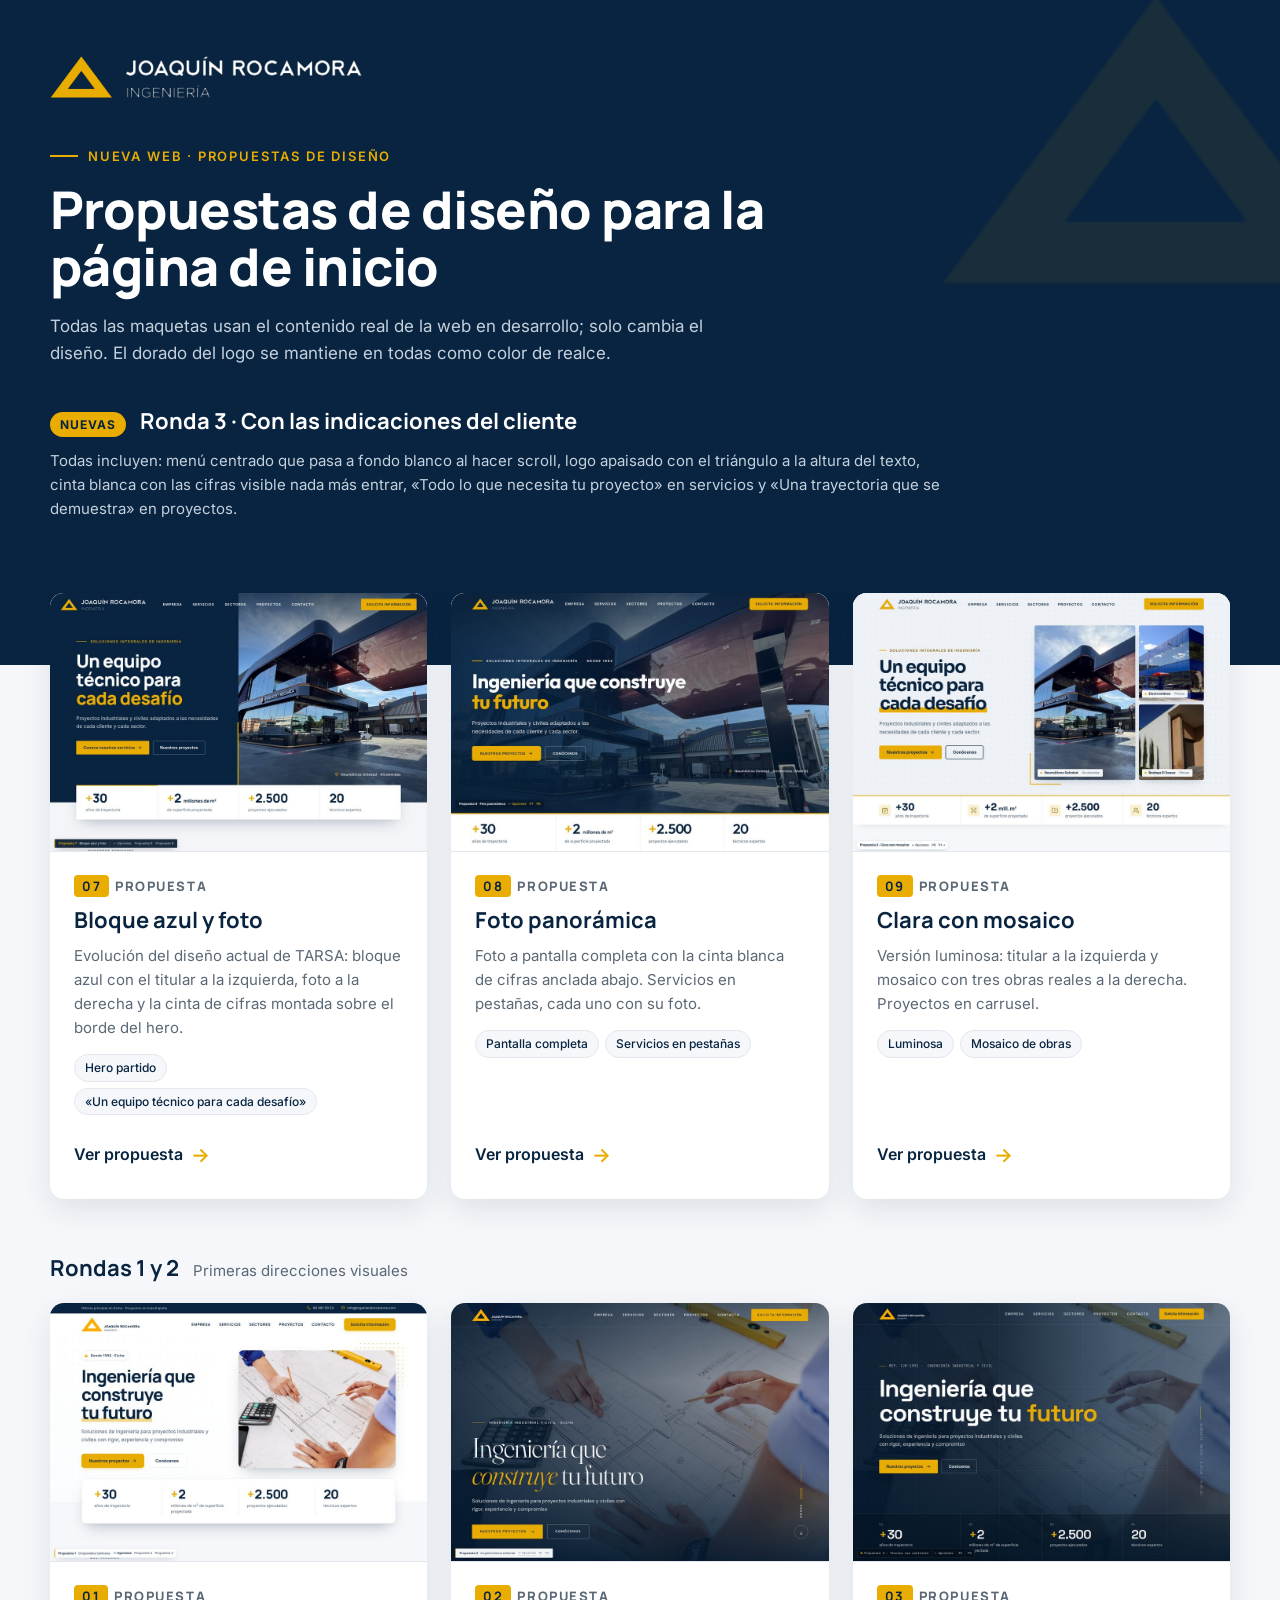
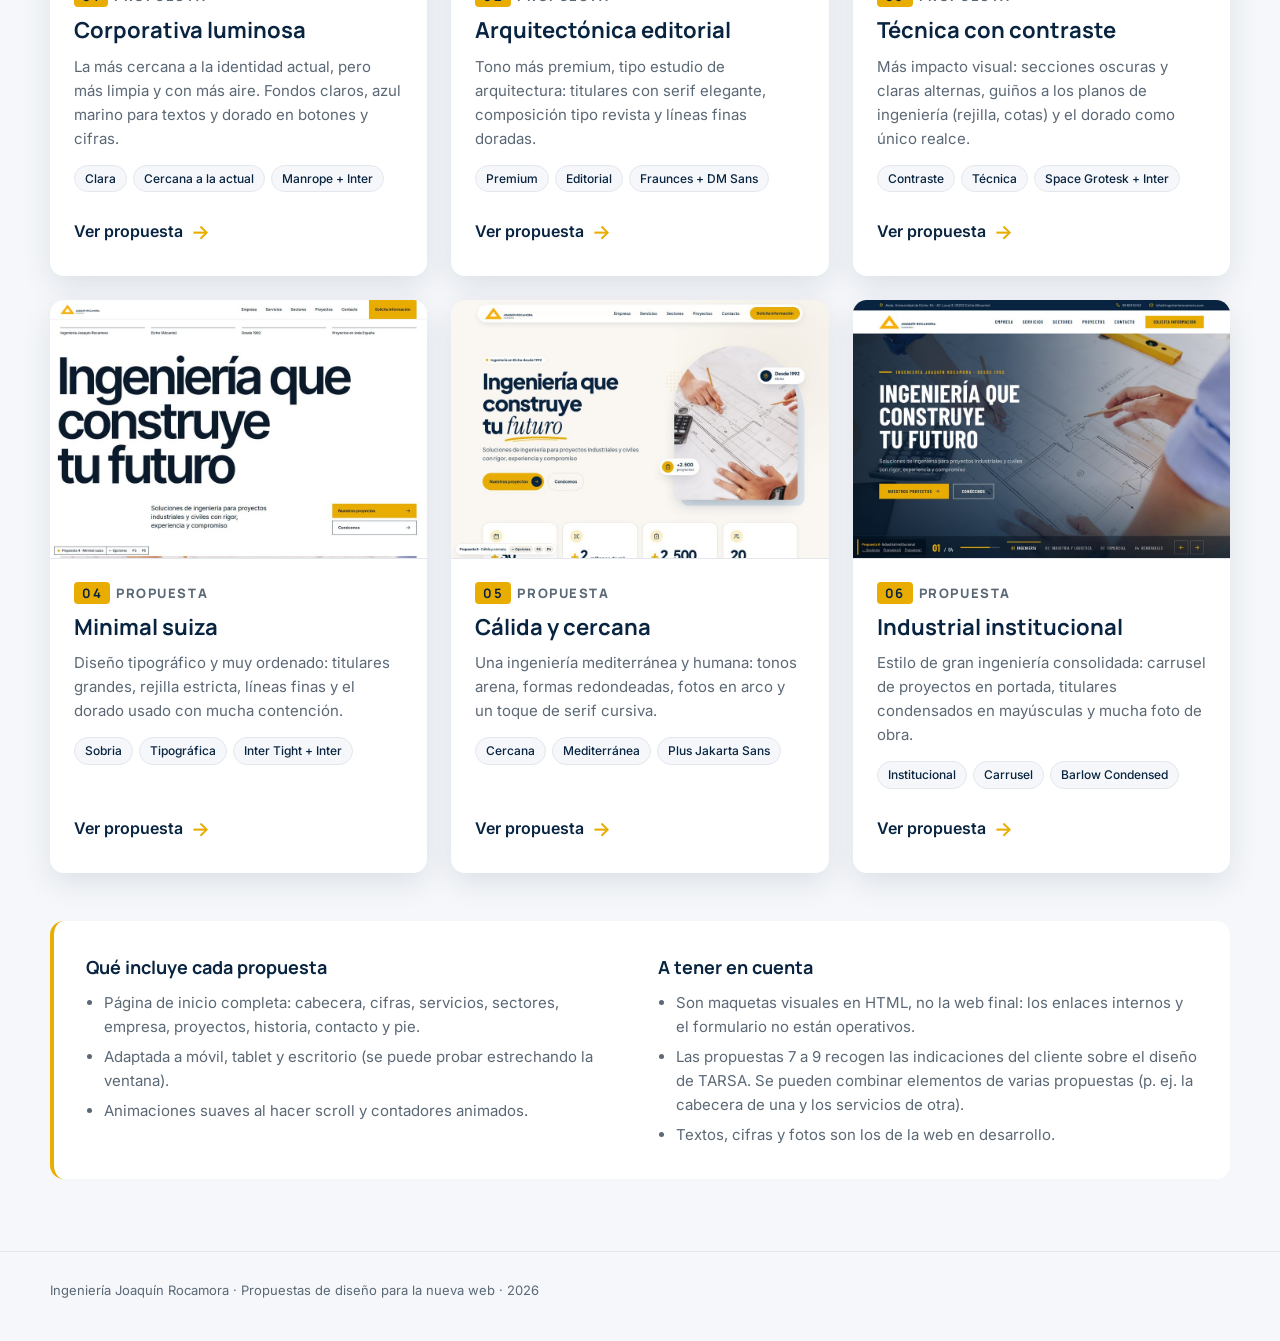
<file: index.html>
<!doctype html>
<html lang="es">
<head>
  <meta charset="utf-8">
  <meta name="viewport" content="width=device-width, initial-scale=1">
  <title>Propuestas de diseño · Ingeniería Joaquín Rocamora</title>
  <meta name="description" content="Seis propuestas de diseño para la página de inicio de la nueva web de Ingeniería Joaquín Rocamora.">
  <meta name="robots" content="noindex">
  <link rel="icon" href="assets/img/favicon.png">
  <link rel="preconnect" href="https://fonts.googleapis.com">
  <link rel="preconnect" href="https://fonts.gstatic.com" crossorigin>
  <link href="https://fonts.googleapis.com/css2?family=Inter:wght@400;500;600&family=Manrope:wght@700;800&display=swap" rel="stylesheet">
  <style>
    :root {
      --navy: #082440;
      --navy-2: #0d2f52;
      --gold: #E9AC00;
      --ink: #1c2733;
      --muted: #5b6875;
      --line: #e3e7ec;
      --bg: #f5f7fa;
    }
    * { box-sizing: border-box; margin: 0; }
    body {
      font-family: Inter, system-ui, sans-serif;
      color: var(--ink);
      background: var(--bg);
      line-height: 1.6;
      -webkit-font-smoothing: antialiased;
    }
    img { max-width: 100%; display: block; }
    a { color: inherit; }
    .wrap { width: min(1180px, 100% - 32px); margin-inline: auto; }

    header {
      background: var(--navy);
      color: #fff;
      padding: 56px 0 120px;
      position: relative;
      overflow: hidden;
    }
    header::after {
      content: "";
      position: absolute;
      right: -80px;
      top: -40px;
      width: 420px;
      height: 360px;
      background: url(assets/img/logo-simbolo.png) center / contain no-repeat;
      opacity: .07;
      pointer-events: none;
    }
    .logo { height: 42px; width: auto; }
    .eyebrow {
      display: inline-flex;
      align-items: center;
      gap: 10px;
      margin-top: 48px;
      font-size: 13px;
      font-weight: 600;
      letter-spacing: .14em;
      text-transform: uppercase;
      color: var(--gold);
    }
    .eyebrow::before { content: ""; width: 28px; height: 2px; background: var(--gold); }
    h1 {
      font-family: Manrope, sans-serif;
      font-weight: 800;
      font-size: clamp(32px, 5vw, 52px);
      line-height: 1.1;
      margin-top: 14px;
      max-width: 780px;
      letter-spacing: -.01em;
    }
    .lead { margin-top: 18px; max-width: 680px; color: #c5d0dc; font-size: 17px; }

    main { margin-top: -72px; padding-bottom: 72px; position: relative; }
    .round { display: flex; align-items: baseline; gap: 14px; margin: 56px 0 20px; }
    .round h2 { font-family: Manrope, sans-serif; font-size: 22px; color: var(--navy); }
    .round p { color: var(--muted); font-size: 15px; }
    .round-first { margin-top: 0; position: relative; }
    .round-note { color: #c5d0dc; font-size: 15px; max-width: 900px; margin: -8px 0 24px; position: relative; }
    .round-first h2, .round-first p { color: #fff; }
    .round-first p { color: #c5d0dc; }
    .new-badge { font-size: 12px; font-weight: 700; letter-spacing: .08em; text-transform: uppercase; background: var(--gold); color: var(--navy); padding: 3px 10px; border-radius: 99px; }
    @media (max-width: 680px) { .round { flex-direction: column; gap: 4px; } }
    .grid { display: grid; grid-template-columns: repeat(3, 1fr); gap: 24px; }
    .card {
      background: #fff;
      border-radius: 14px;
      overflow: hidden;
      box-shadow: 0 10px 30px rgba(8, 36, 64, .10);
      display: flex;
      flex-direction: column;
      text-decoration: none;
      transition: transform .25s ease, box-shadow .25s ease;
    }
    .card:hover { transform: translateY(-4px); box-shadow: 0 18px 40px rgba(8, 36, 64, .16); }
    .card:focus-visible { outline: 3px solid var(--gold); outline-offset: 3px; }
    .shot {
      aspect-ratio: 16 / 11;
      background: var(--line);
      overflow: hidden;
      border-bottom: 1px solid var(--line);
    }
    .shot img { width: 100%; height: 100%; object-fit: cover; object-position: top; transition: transform .6s ease; }
    .card:hover .shot img { transform: scale(1.03); }
    .body { padding: 24px 24px 28px; display: flex; flex-direction: column; gap: 10px; flex: 1; }
    .num {
      font-family: Manrope, sans-serif;
      font-weight: 800;
      font-size: 13px;
      letter-spacing: .12em;
      text-transform: uppercase;
      color: var(--muted);
    }
    .num b { color: var(--navy); background: var(--gold); padding: 2px 8px; border-radius: 4px; margin-right: 6px; }
    h2 { font-family: Manrope, sans-serif; font-size: 22px; color: var(--navy); line-height: 1.25; }
    .body p { color: var(--muted); font-size: 15px; }
    .tags { display: flex; flex-wrap: wrap; gap: 6px; margin-top: 4px; }
    .tags span { font-size: 12px; font-weight: 500; color: var(--navy); background: var(--bg); border: 1px solid var(--line); padding: 3px 10px; border-radius: 99px; }
    .go {
      margin-top: auto;
      padding-top: 14px;
      font-weight: 600;
      color: var(--navy);
      display: inline-flex;
      align-items: center;
      gap: 8px;
    }
    .go::after { content: "→"; color: var(--gold); font-size: 20px; transition: transform .2s ease; }
    .card:hover .go::after { transform: translateX(4px); }

    .notes {
      margin-top: 48px;
      background: #fff;
      border-radius: 14px;
      padding: 32px;
      border-left: 4px solid var(--gold);
      display: grid;
      grid-template-columns: 1fr 1fr;
      gap: 32px;
    }
    .notes h3 { font-family: Manrope, sans-serif; color: var(--navy); font-size: 18px; margin-bottom: 10px; }
    .notes ul { padding-left: 18px; color: var(--muted); font-size: 15px; }
    .notes li + li { margin-top: 6px; }

    footer { padding: 28px 0 40px; color: var(--muted); font-size: 13px; border-top: 1px solid var(--line); }

    @media (max-width: 980px) {
      .grid { grid-template-columns: 1fr 1fr; }
    }
    @media (max-width: 680px) {
      header { padding: 36px 0 108px; }
      .logo { height: 36px; }
      .grid { grid-template-columns: 1fr; }
      .notes { grid-template-columns: 1fr; padding: 24px; gap: 24px; }
    }
  </style>
</head>
<body>
  <header>
    <div class="wrap">
      <img class="logo" src="assets/img/logo-compacto-blanco.png" alt="Ingeniería Joaquín Rocamora">
      <p class="eyebrow">Nueva web · Propuestas de diseño</p>
      <h1>Propuestas de diseño para la página de inicio</h1>
      <p class="lead">Todas las maquetas usan el contenido real de la web en desarrollo; solo cambia el diseño. El dorado del logo se mantiene en todas como color de realce.</p>
      <div class="round round-first" style="margin-top:40px"><span class="new-badge">Nuevas</span><h2>Ronda 3 · Con las indicaciones del cliente</h2></div>
      <p class="round-note">Todas incluyen: menú centrado que pasa a fondo blanco al hacer scroll, logo apaisado con el triángulo a la altura del texto, cinta blanca con las cifras visible nada más entrar, «Todo lo que necesita tu proyecto» en servicios y «Una trayectoria que se demuestra» en proyectos.</p>
    </div>
  </header>

  <main class="wrap">
    <div class="grid">
      <a class="card" href="propuesta-7/">
        <div class="shot"><img src="assets/previews/propuesta-7.jpg" alt="Vista previa de la propuesta 7"></div>
        <div class="body">
          <span class="num"><b>07</b>Propuesta</span>
          <h2>Bloque azul y foto</h2>
          <p>Evolución del diseño actual de TARSA: bloque azul con el titular a la izquierda, foto a la derecha y la cinta de cifras montada sobre el borde del hero.</p>
          <div class="tags"><span>Hero partido</span><span>«Un equipo técnico para cada desafío»</span></div>
          <span class="go">Ver propuesta</span>
        </div>
      </a>
      <a class="card" href="propuesta-8/">
        <div class="shot"><img src="assets/previews/propuesta-8.jpg" alt="Vista previa de la propuesta 8"></div>
        <div class="body">
          <span class="num"><b>08</b>Propuesta</span>
          <h2>Foto panorámica</h2>
          <p>Foto a pantalla completa con la cinta blanca de cifras anclada abajo. Servicios en pestañas, cada uno con su foto.</p>
          <div class="tags"><span>Pantalla completa</span><span>Servicios en pestañas</span></div>
          <span class="go">Ver propuesta</span>
        </div>
      </a>
      <a class="card" href="propuesta-9/">
        <div class="shot"><img src="assets/previews/propuesta-9.jpg" alt="Vista previa de la propuesta 9"></div>
        <div class="body">
          <span class="num"><b>09</b>Propuesta</span>
          <h2>Clara con mosaico</h2>
          <p>Versión luminosa: titular a la izquierda y mosaico con tres obras reales a la derecha. Proyectos en carrusel.</p>
          <div class="tags"><span>Luminosa</span><span>Mosaico de obras</span></div>
          <span class="go">Ver propuesta</span>
        </div>
      </a>
    </div>

    <div class="round"><h2>Rondas 1 y 2</h2><p>Primeras direcciones visuales</p></div>
    <div class="grid">
      <a class="card" href="propuesta-1/">
        <div class="shot"><img src="assets/previews/propuesta-1.jpg" alt="Vista previa de la propuesta 1"></div>
        <div class="body">
          <span class="num"><b>01</b>Propuesta</span>
          <h2>Corporativa luminosa</h2>
          <p>La más cercana a la identidad actual, pero más limpia y con más aire. Fondos claros, azul marino para textos y dorado en botones y cifras.</p>
          <div class="tags"><span>Clara</span><span>Cercana a la actual</span><span>Manrope + Inter</span></div>
          <span class="go">Ver propuesta</span>
        </div>
      </a>
      <a class="card" href="propuesta-2/">
        <div class="shot"><img src="assets/previews/propuesta-2.jpg" alt="Vista previa de la propuesta 2"></div>
        <div class="body">
          <span class="num"><b>02</b>Propuesta</span>
          <h2>Arquitectónica editorial</h2>
          <p>Tono más premium, tipo estudio de arquitectura: titulares con serif elegante, composición tipo revista y líneas finas doradas.</p>
          <div class="tags"><span>Premium</span><span>Editorial</span><span>Fraunces + DM Sans</span></div>
          <span class="go">Ver propuesta</span>
        </div>
      </a>
      <a class="card" href="propuesta-3/">
        <div class="shot"><img src="assets/previews/propuesta-3.jpg" alt="Vista previa de la propuesta 3"></div>
        <div class="body">
          <span class="num"><b>03</b>Propuesta</span>
          <h2>Técnica con contraste</h2>
          <p>Más impacto visual: secciones oscuras y claras alternas, guiños a los planos de ingeniería (rejilla, cotas) y el dorado como único realce.</p>
          <div class="tags"><span>Contraste</span><span>Técnica</span><span>Space Grotesk + Inter</span></div>
          <span class="go">Ver propuesta</span>
        </div>
      </a>
      <a class="card" href="propuesta-4/">
        <div class="shot"><img src="assets/previews/propuesta-4.jpg" alt="Vista previa de la propuesta 4" loading="lazy"></div>
        <div class="body">
          <span class="num"><b>04</b>Propuesta</span>
          <h2>Minimal suiza</h2>
          <p>Diseño tipográfico y muy ordenado: titulares grandes, rejilla estricta, líneas finas y el dorado usado con mucha contención.</p>
          <div class="tags"><span>Sobria</span><span>Tipográfica</span><span>Inter Tight + Inter</span></div>
          <span class="go">Ver propuesta</span>
        </div>
      </a>
      <a class="card" href="propuesta-5/">
        <div class="shot"><img src="assets/previews/propuesta-5.jpg" alt="Vista previa de la propuesta 5" loading="lazy"></div>
        <div class="body">
          <span class="num"><b>05</b>Propuesta</span>
          <h2>Cálida y cercana</h2>
          <p>Una ingeniería mediterránea y humana: tonos arena, formas redondeadas, fotos en arco y un toque de serif cursiva.</p>
          <div class="tags"><span>Cercana</span><span>Mediterránea</span><span>Plus Jakarta Sans</span></div>
          <span class="go">Ver propuesta</span>
        </div>
      </a>
      <a class="card" href="propuesta-6/">
        <div class="shot"><img src="assets/previews/propuesta-6.jpg" alt="Vista previa de la propuesta 6" loading="lazy"></div>
        <div class="body">
          <span class="num"><b>06</b>Propuesta</span>
          <h2>Industrial institucional</h2>
          <p>Estilo de gran ingeniería consolidada: carrusel de proyectos en portada, titulares condensados en mayúsculas y mucha foto de obra.</p>
          <div class="tags"><span>Institucional</span><span>Carrusel</span><span>Barlow Condensed</span></div>
          <span class="go">Ver propuesta</span>
        </div>
      </a>
    </div>

    <section class="notes">
      <div>
        <h3>Qué incluye cada propuesta</h3>
        <ul>
          <li>Página de inicio completa: cabecera, cifras, servicios, sectores, empresa, proyectos, historia, contacto y pie.</li>
          <li>Adaptada a móvil, tablet y escritorio (se puede probar estrechando la ventana).</li>
          <li>Animaciones suaves al hacer scroll y contadores animados.</li>
        </ul>
      </div>
      <div>
        <h3>A tener en cuenta</h3>
        <ul>
          <li>Son maquetas visuales en HTML, no la web final: los enlaces internos y el formulario no están operativos.</li>
          <li>Las propuestas 7 a 9 recogen las indicaciones del cliente sobre el diseño de TARSA. Se pueden combinar elementos de varias propuestas (p. ej. la cabecera de una y los servicios de otra).</li>
          <li>Textos, cifras y fotos son los de la web en desarrollo.</li>
        </ul>
      </div>
    </section>
  </main>

  <footer>
    <div class="wrap">Ingeniería Joaquín Rocamora · Propuestas de diseño para la nueva web · 2026</div>
  </footer>
</body>
</html>
</file>
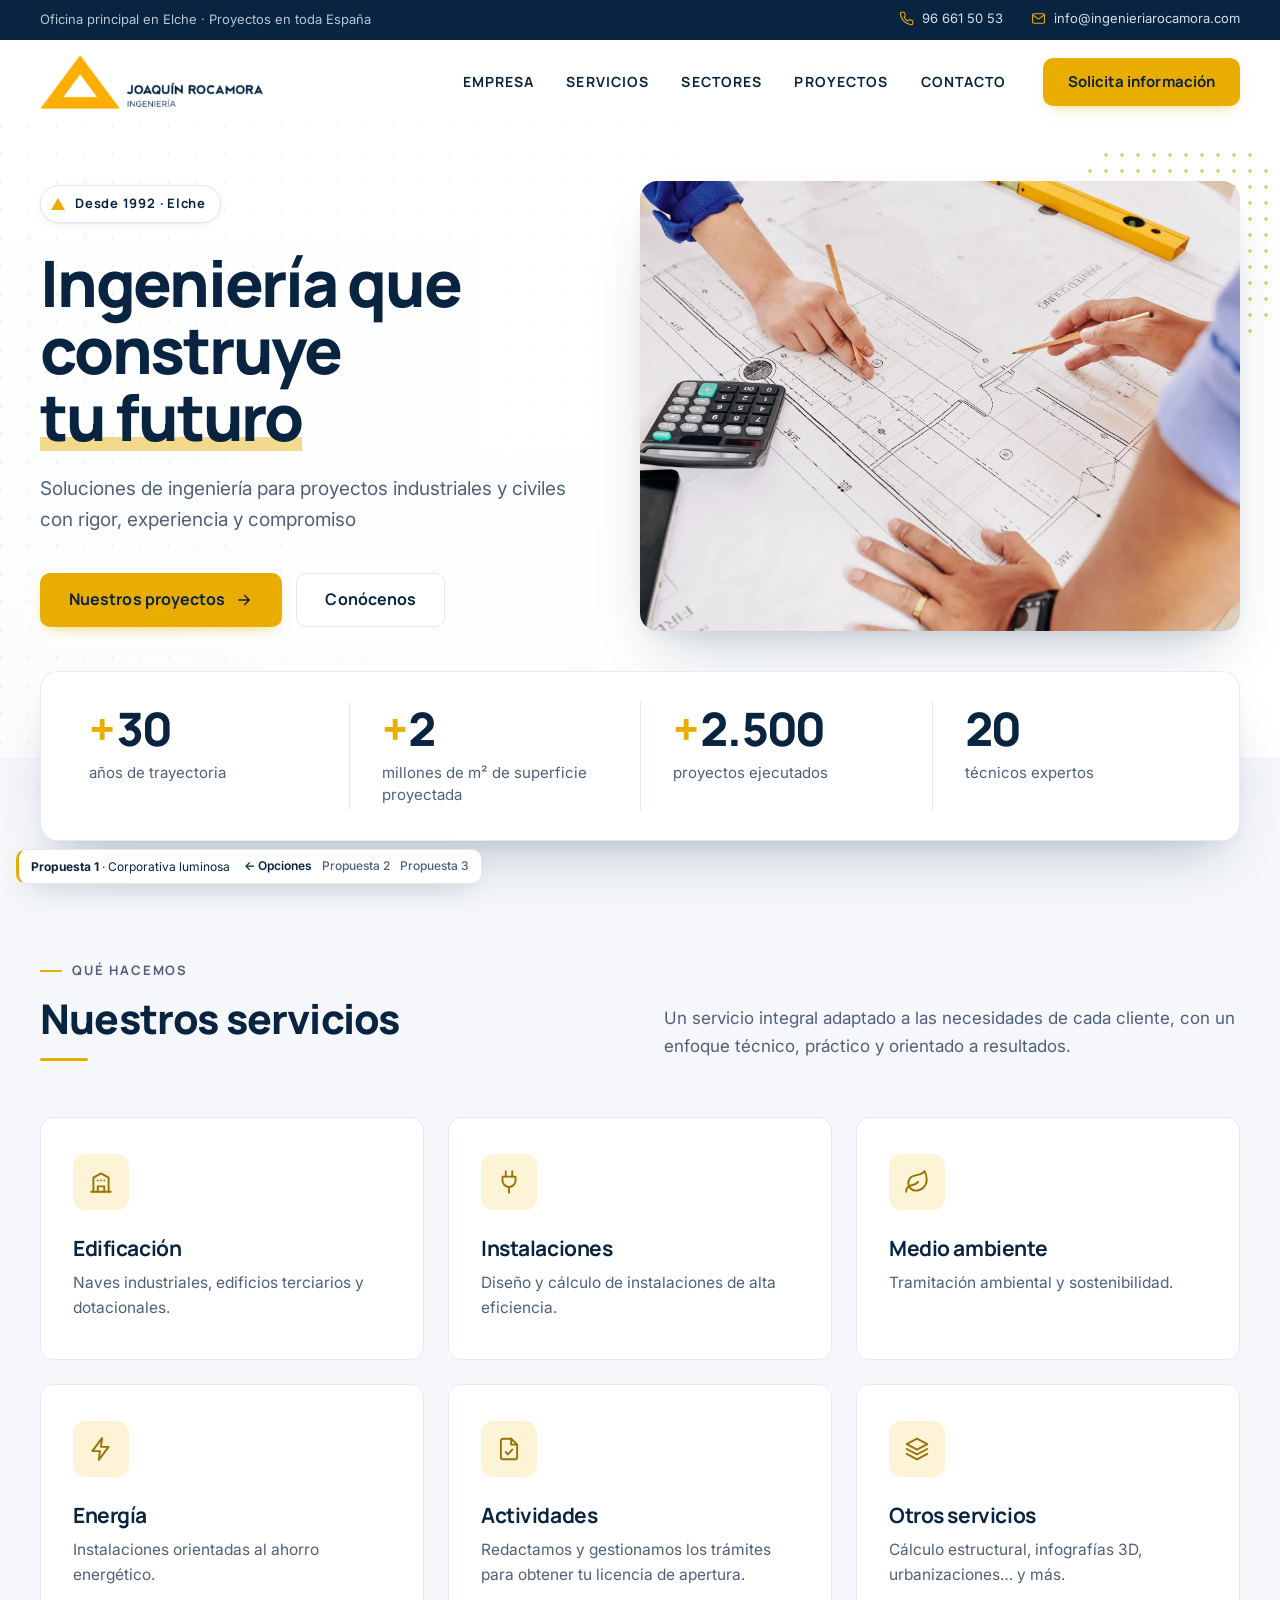
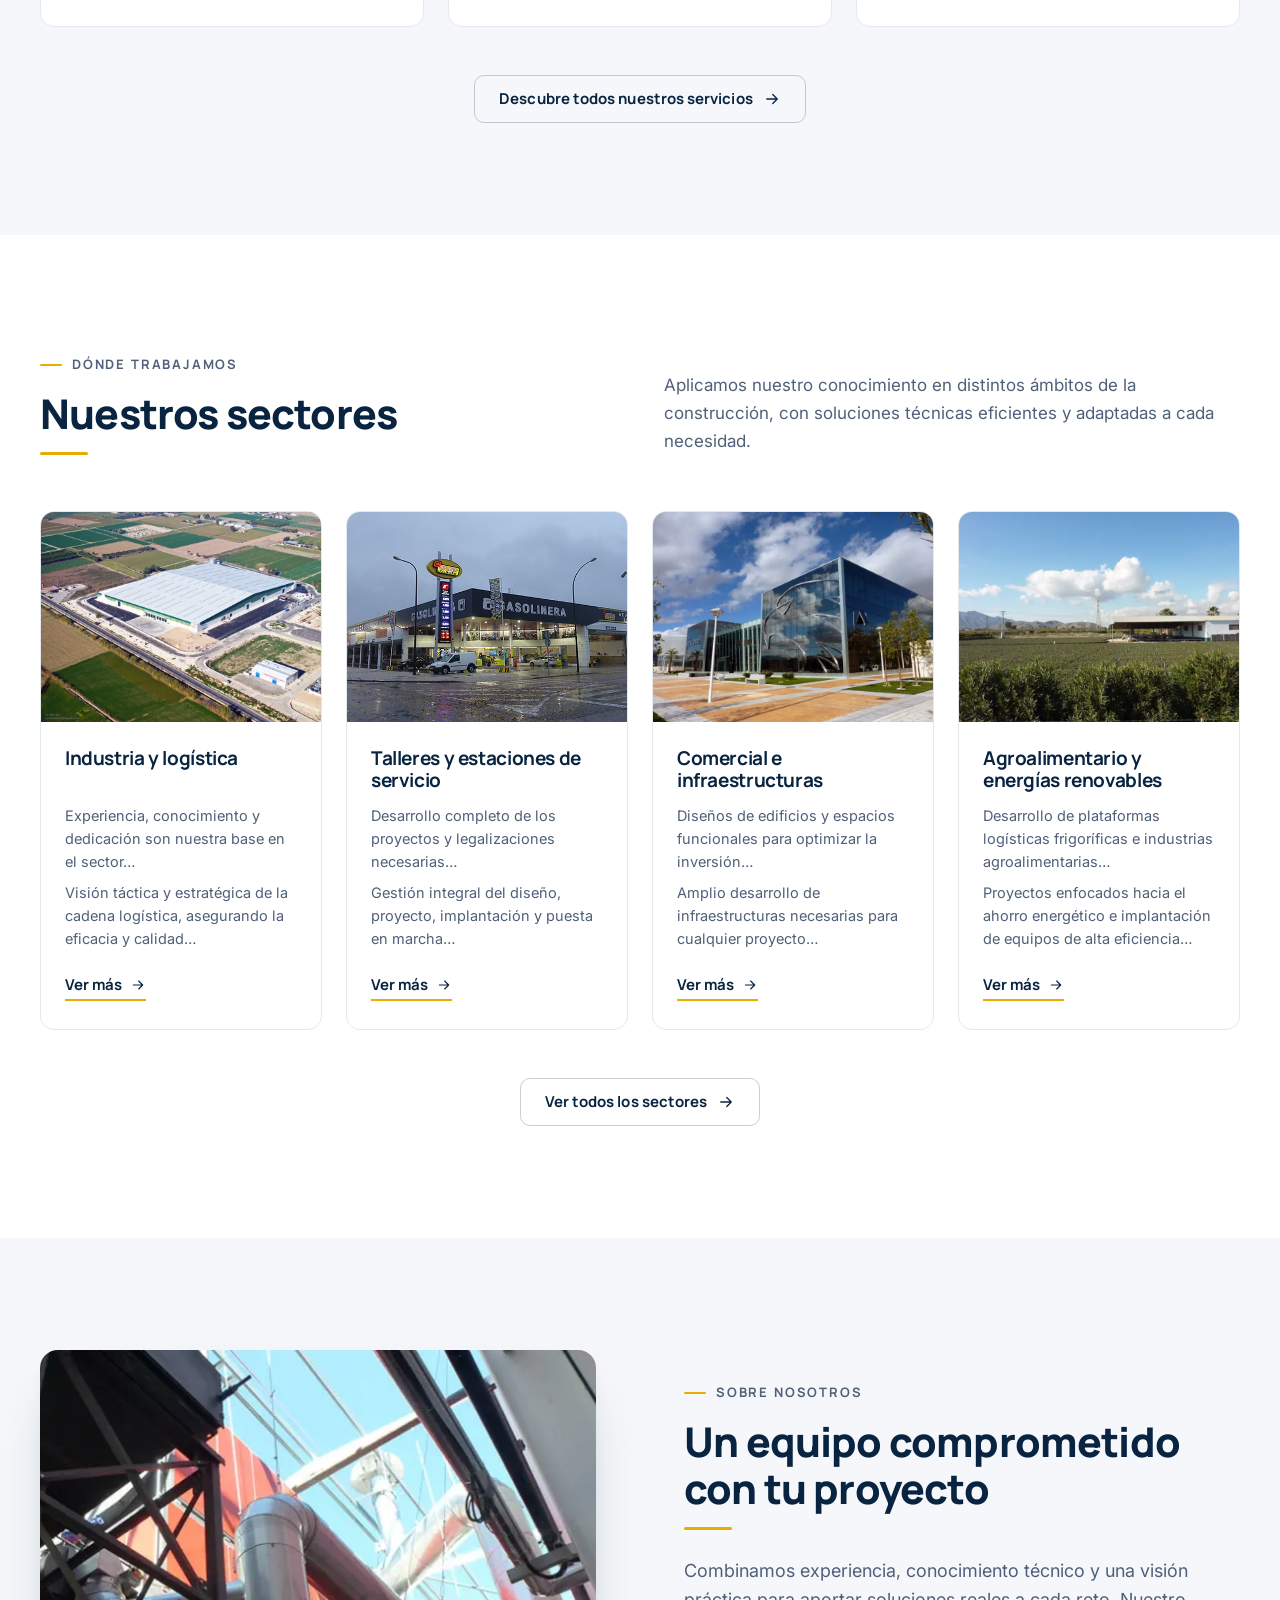
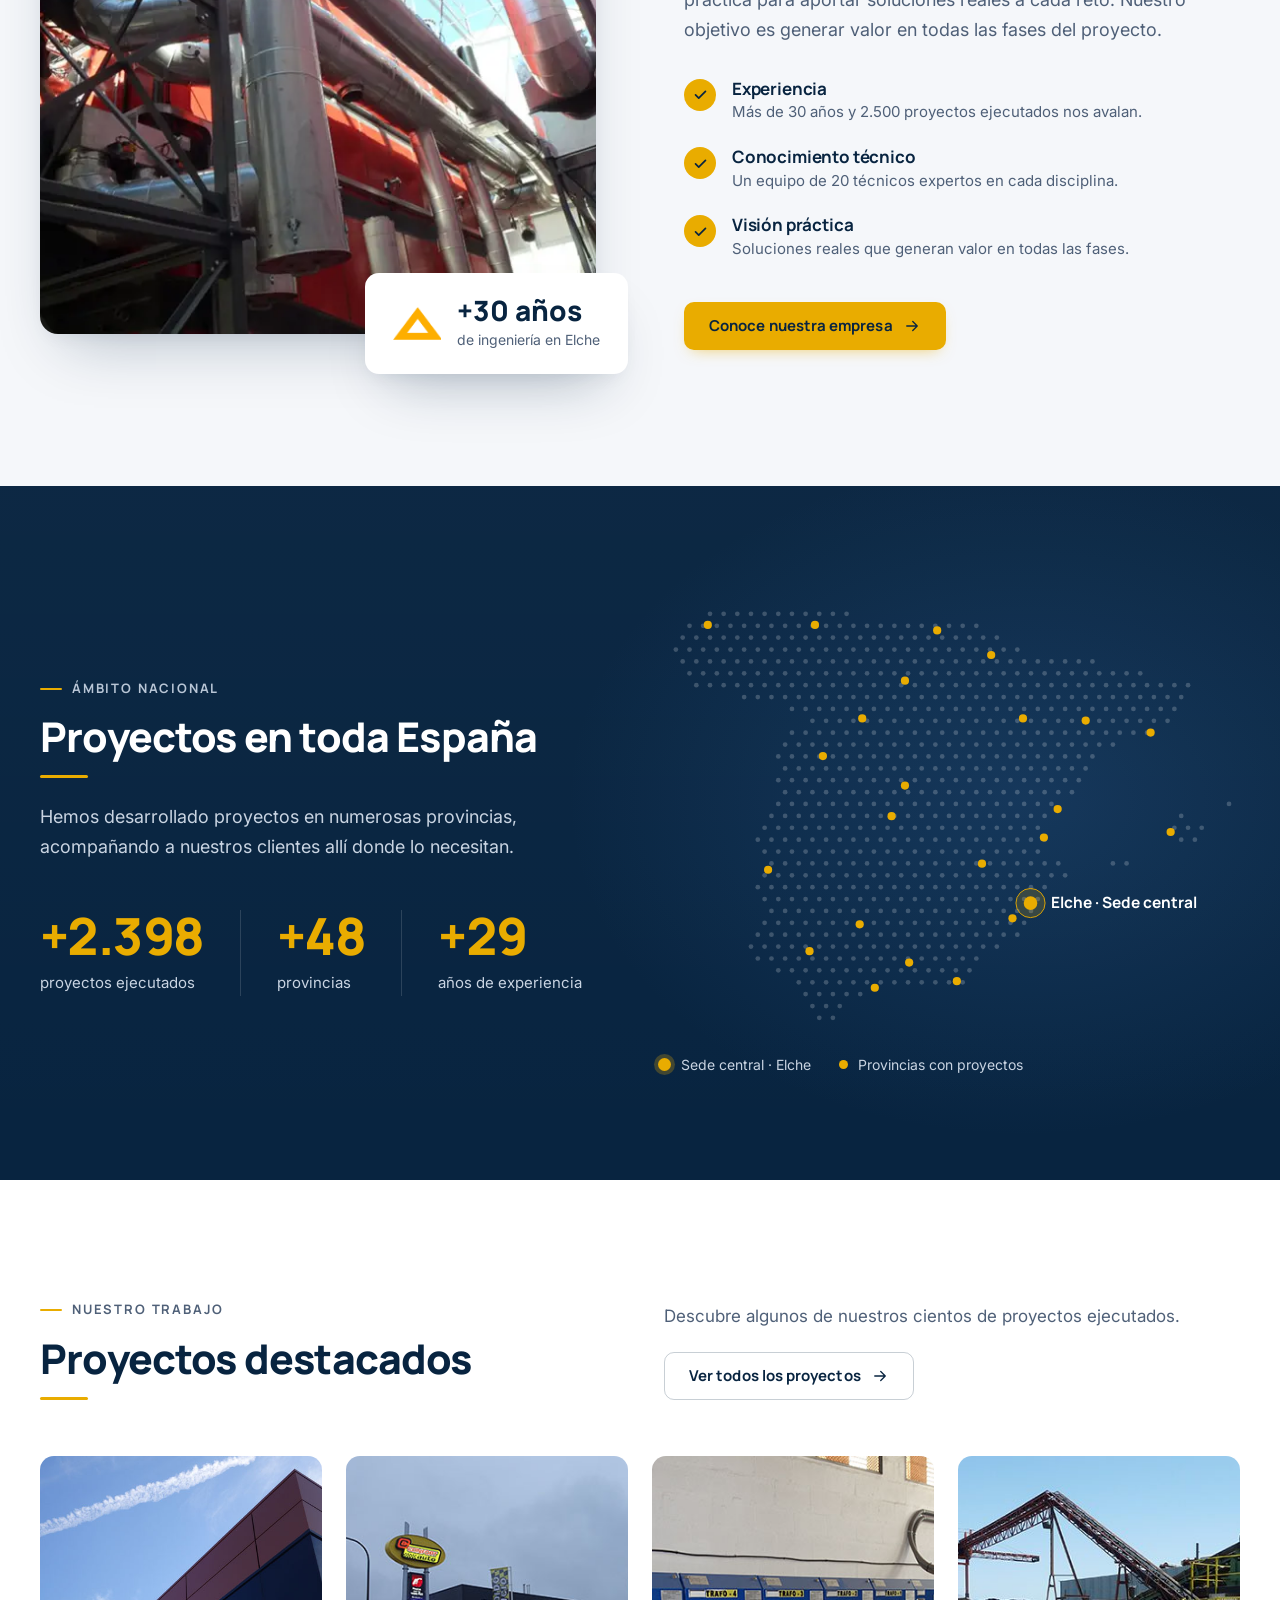
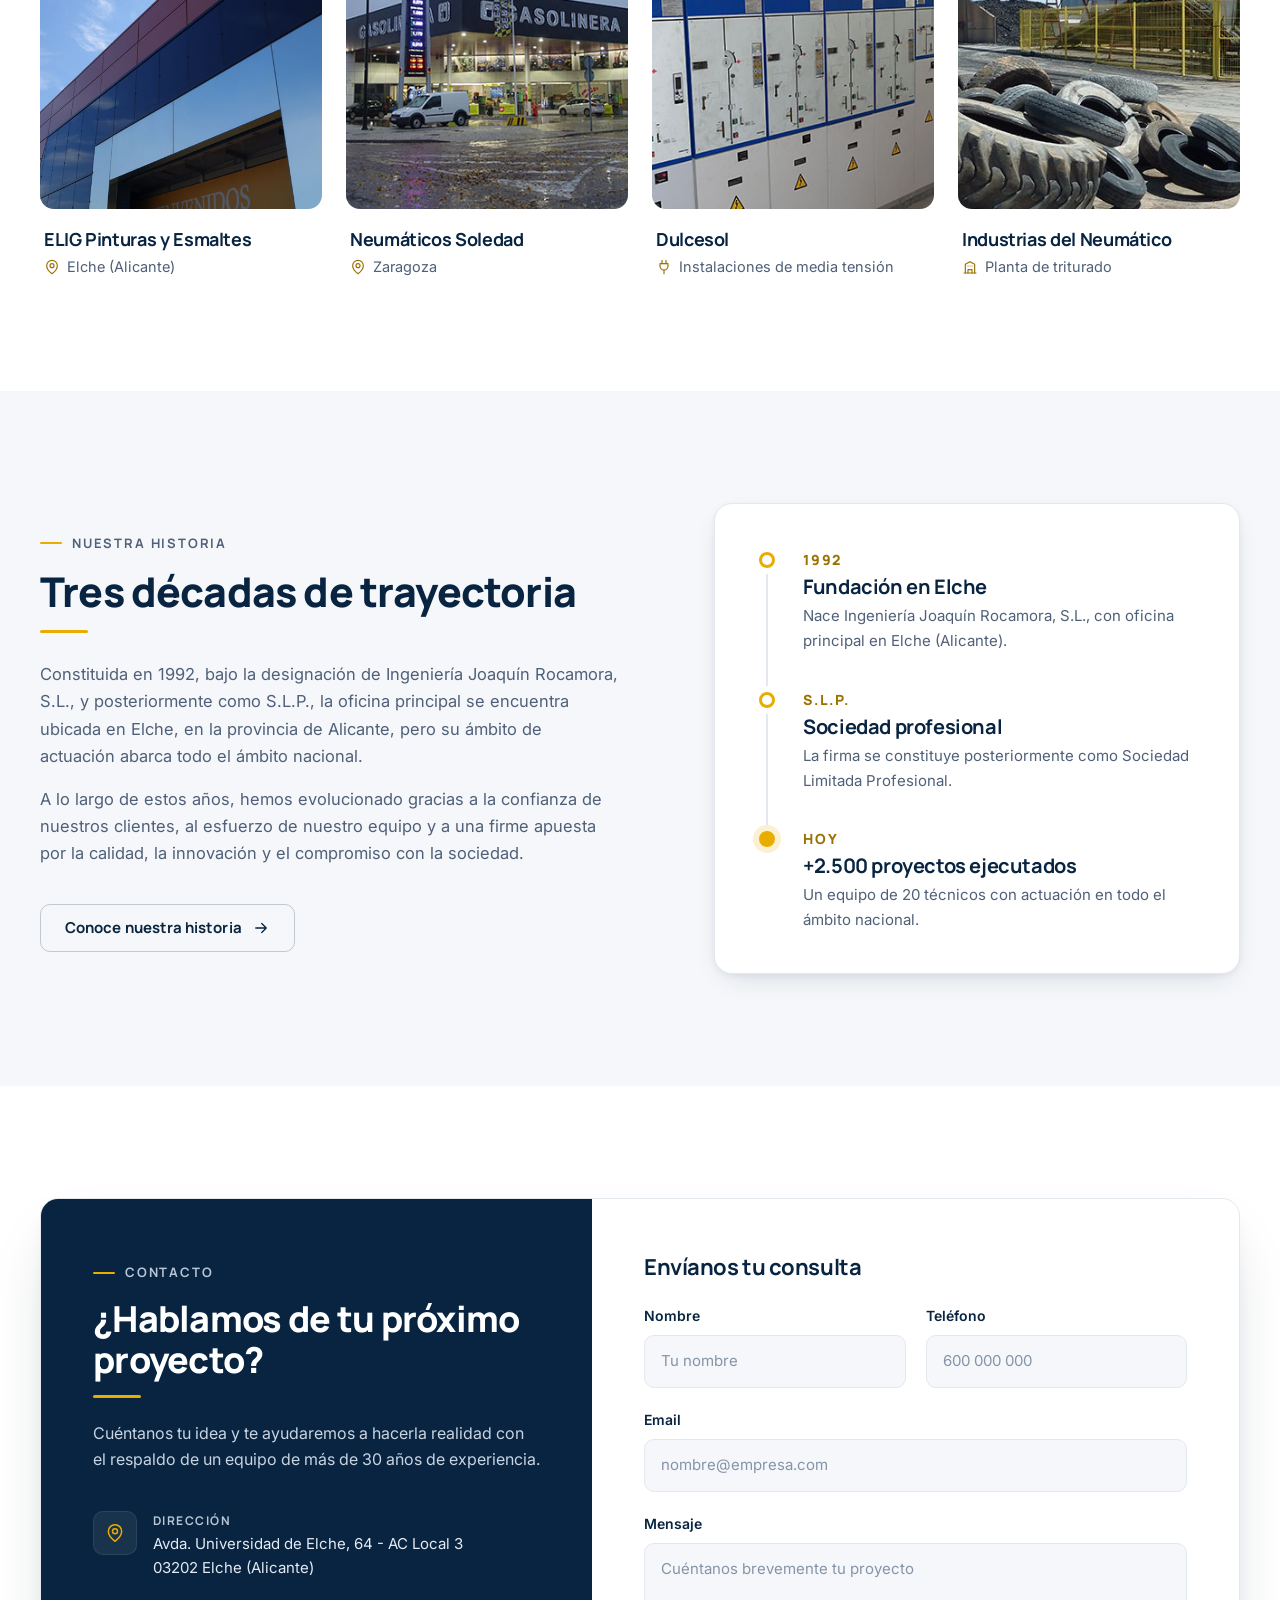
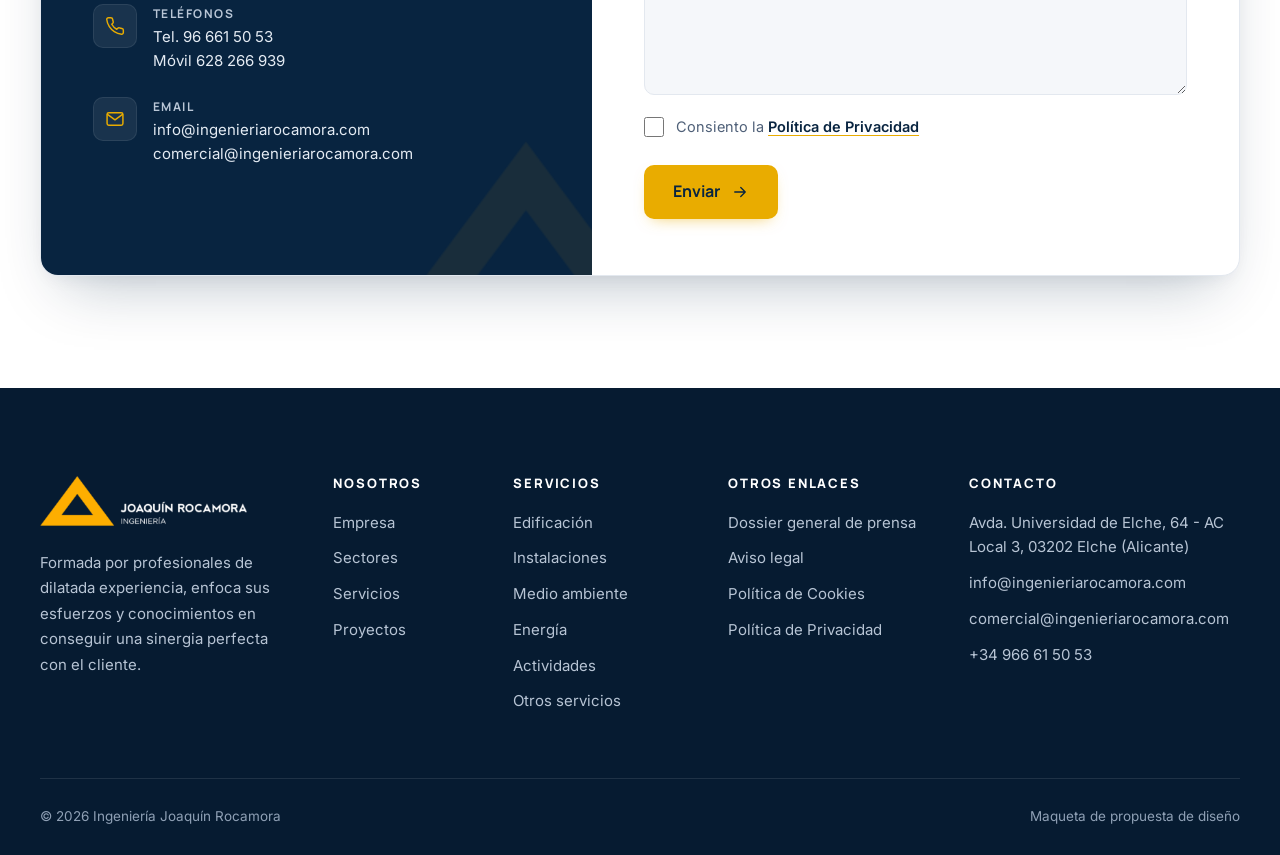
<file: propuesta-1/index.html>
<!DOCTYPE html>
<html lang="es">
<head>
  <meta charset="utf-8">
  <meta name="viewport" content="width=device-width, initial-scale=1">
  <title>Ingeniería Joaquín Rocamora · Propuesta 1 · Corporativa luminosa</title>
  <meta name="description" content="Ingeniería Joaquín Rocamora: soluciones de ingeniería para proyectos industriales y civiles desde 1992. Oficina en Elche, proyectos en toda España.">
  <link rel="icon" type="image/png" href="../assets/img/favicon.png">
  <link rel="preconnect" href="https://fonts.googleapis.com">
  <link rel="preconnect" href="https://fonts.gstatic.com" crossorigin>
  <link href="https://fonts.googleapis.com/css2?family=Inter:wght@400;500;600&family=Manrope:wght@600;700;800&display=swap" rel="stylesheet">
  <link rel="stylesheet" href="styles.css">
  <script src="../assets/js/main.js" defer></script>
</head>
<body>

  <!-- Sprite de iconos (línea, estilo Lucide) -->
  <svg xmlns="http://www.w3.org/2000/svg" class="sprite" aria-hidden="true" focusable="false">
    <symbol id="i-arrow" viewBox="0 0 24 24"><path d="M5 12h14M13 6l6 6-6 6"/></symbol>
    <symbol id="i-check" viewBox="0 0 24 24"><path d="m5 12.5 4.5 4.5L19 7.5"/></symbol>
    <symbol id="i-phone" viewBox="0 0 24 24"><path d="M22 16.92v3a2 2 0 0 1-2.18 2 19.8 19.8 0 0 1-8.63-3.07 19.5 19.5 0 0 1-6-6A19.8 19.8 0 0 1 2.12 4.18 2 2 0 0 1 4.11 2h3a2 2 0 0 1 2 1.72c.13.96.36 1.9.7 2.81a2 2 0 0 1-.45 2.11L8.09 9.91a16 16 0 0 0 6 6l1.27-1.27a2 2 0 0 1 2.11-.45c.91.34 1.85.57 2.81.7A2 2 0 0 1 22 16.92Z"/></symbol>
    <symbol id="i-mobile" viewBox="0 0 24 24"><rect x="6" y="2" width="12" height="20" rx="2.5"/><path d="M11 18h2"/></symbol>
    <symbol id="i-mail" viewBox="0 0 24 24"><rect x="2.5" y="4.5" width="19" height="15" rx="2"/><path d="m3 6.5 9 6.5 9-6.5"/></symbol>
    <symbol id="i-pin" viewBox="0 0 24 24"><path d="M20 10c0 6-8 12-8 12s-8-6-8-12a8 8 0 0 1 16 0Z"/><circle cx="12" cy="10" r="3"/></symbol>
    <symbol id="i-building" viewBox="0 0 24 24"><path d="M3 21h18"/><path d="M5 21V8l7-4 7 4v13"/><path d="M9 21v-5h6v5"/><path d="M9 10.5h.01M12 10.5h.01M15 10.5h.01"/></symbol>
    <symbol id="i-plug" viewBox="0 0 24 24"><path d="M9 2v5M15 2v5"/><path d="M6 7h12v3.5a6 6 0 0 1-12 0Z"/><path d="M12 16.5V22"/></symbol>
    <symbol id="i-leaf" viewBox="0 0 24 24"><path d="M11 20A7 7 0 0 1 9.8 6.1C15.5 5 17 4.48 19 2c1 2 2 4.18 2 8 0 5.5-4.78 10-10 10Z"/><path d="M2 21c0-3 1.85-5.36 5.08-6C9.5 14.52 12 13 13 12"/></symbol>
    <symbol id="i-zap" viewBox="0 0 24 24"><path d="M13 2 4 14h7l-1 8 9-12h-7l1-8Z"/></symbol>
    <symbol id="i-file" viewBox="0 0 24 24"><path d="M14 2.5H6.5a2 2 0 0 0-2 2v15a2 2 0 0 0 2 2h11a2 2 0 0 0 2-2V8Z"/><path d="M14 2.5V8h5.5"/><path d="m9 15 2 2 4-4.5"/></symbol>
    <symbol id="i-layers" viewBox="0 0 24 24"><path d="m12 2.5 9.5 5L12 12.5 2.5 7.5Z"/><path d="m2.5 12 9.5 5 9.5-5"/><path d="m2.5 16.5 9.5 5 9.5-5"/></symbol>
  </svg>

  <a class="skip-link" href="#main">Saltar al contenido</a>

  <!-- Barra superior -->
  <div class="topbar">
    <div class="container topbar__inner">
      <p class="topbar__note">Oficina principal en Elche · Proyectos en toda España</p>
      <ul class="topbar__contact">
        <li><a href="tel:+34966615053"><svg class="icon" aria-hidden="true"><use href="#i-phone"/></svg>96 661 50 53</a></li>
        <li><a href="mailto:info@ingenieriarocamora.com"><svg class="icon" aria-hidden="true"><use href="#i-mail"/></svg>info@ingenieriarocamora.com</a></li>
      </ul>
    </div>
  </div>

  <!-- Cabecera -->
  <header class="header" data-header>
    <div class="container header__inner">
      <a class="header__logo" href="#top" aria-label="Ingeniería Joaquín Rocamora, inicio">
        <img src="../assets/img/logo-horizontal-azul.png" alt="Joaquín Rocamora Ingeniería" width="1207" height="292">
      </a>
      <nav class="nav" id="menu" data-nav aria-label="Principal">
        <ul class="nav__list">
          <li><a href="#empresa">Empresa</a></li>
          <li><a href="#servicios">Servicios</a></li>
          <li><a href="#sectores">Sectores</a></li>
          <li><a href="#proyectos">Proyectos</a></li>
          <li><a href="#contacto">Contacto</a></li>
        </ul>
        <a class="btn btn--primary nav__cta" href="#contacto">Solicita información</a>
        <div class="nav__mobile-contact">
          <a href="tel:+34966615053"><svg class="icon" aria-hidden="true"><use href="#i-phone"/></svg>96 661 50 53</a>
          <a href="mailto:info@ingenieriarocamora.com"><svg class="icon" aria-hidden="true"><use href="#i-mail"/></svg>info@ingenieriarocamora.com</a>
        </div>
      </nav>
      <button class="nav-toggle" type="button" data-nav-toggle aria-controls="menu" aria-expanded="false" aria-label="Abrir menú">
        <span></span><span></span><span></span>
      </button>
    </div>
  </header>

  <main id="main">

    <!-- 1. Hero -->
    <section class="hero" id="top">
      <div class="container hero__grid">
        <div class="hero__content" data-reveal>
          <p class="tag"><span class="tag__mark" aria-hidden="true"></span>Desde 1992 · Elche</p>
          <h1 class="hero__title">Ingeniería que construye <span class="hl">tu futuro</span></h1>
          <p class="hero__lead">Soluciones de ingeniería para proyectos industriales y civiles con rigor, experiencia y compromiso</p>
          <div class="hero__actions">
            <a class="btn btn--primary btn--lg" href="#proyectos">Nuestros proyectos <svg class="icon" aria-hidden="true"><use href="#i-arrow"/></svg></a>
            <a class="btn btn--ghost btn--lg" href="#empresa">Conócenos</a>
          </div>
        </div>
        <div class="hero__media">
          <div class="hero__photo">
            <img src="../assets/img/direccion-obra.webp" alt="Ingenieros revisando planos de proyecto con lápiz, calculadora y nivel" width="2000" height="1333" fetchpriority="high">
          </div>
          <span class="hero__dots" aria-hidden="true"></span>
        </div>
      </div>
    </section>

    <!-- 2. Cifras -->
    <section class="stats" aria-label="Cifras de la empresa">
      <div class="container">
        <ul class="stats__card">
          <li class="stat">
            <p class="stat__num"><span class="plus">+</span><span data-count="30">30</span></p>
            <p class="stat__label">años de trayectoria</p>
          </li>
          <li class="stat">
            <p class="stat__num"><span class="plus">+</span><span data-count="2">2</span></p>
            <p class="stat__label">millones de m² de superficie proyectada</p>
          </li>
          <li class="stat">
            <p class="stat__num"><span class="plus">+</span><span data-count="2500">2.500</span></p>
            <p class="stat__label">proyectos ejecutados</p>
          </li>
          <li class="stat">
            <p class="stat__num"><span data-count="20">20</span></p>
            <p class="stat__label">técnicos expertos</p>
          </li>
        </ul>
      </div>
    </section>

    <!-- 3. Servicios -->
    <section class="section section--soft services" id="servicios">
      <div class="container">
        <header class="section-head" data-reveal>
          <div class="section-head__title">
            <p class="eyebrow">Qué hacemos</p>
            <h2 class="h2">Nuestros servicios</h2>
          </div>
          <div class="section-head__aside">
            <p>Un servicio integral adaptado a las necesidades de cada cliente, con un enfoque técnico, práctico y orientado a resultados.</p>
          </div>
        </header>

        <ul class="services__grid">
          <li class="service" data-reveal>
            <span class="service__icon"><svg class="icon" aria-hidden="true"><use href="#i-building"/></svg></span>
            <h3>Edificación</h3>
            <p>Naves industriales, edificios terciarios y dotacionales.</p>
          </li>
          <li class="service" data-reveal>
            <span class="service__icon"><svg class="icon" aria-hidden="true"><use href="#i-plug"/></svg></span>
            <h3>Instalaciones</h3>
            <p>Diseño y cálculo de instalaciones de alta eficiencia.</p>
          </li>
          <li class="service" data-reveal>
            <span class="service__icon"><svg class="icon" aria-hidden="true"><use href="#i-leaf"/></svg></span>
            <h3>Medio ambiente</h3>
            <p>Tramitación ambiental y sostenibilidad.</p>
          </li>
          <li class="service" data-reveal>
            <span class="service__icon"><svg class="icon" aria-hidden="true"><use href="#i-zap"/></svg></span>
            <h3>Energía</h3>
            <p>Instalaciones orientadas al ahorro energético.</p>
          </li>
          <li class="service" data-reveal>
            <span class="service__icon"><svg class="icon" aria-hidden="true"><use href="#i-file"/></svg></span>
            <h3>Actividades</h3>
            <p>Redactamos y gestionamos los trámites para obtener tu licencia de apertura.</p>
          </li>
          <li class="service" data-reveal>
            <span class="service__icon"><svg class="icon" aria-hidden="true"><use href="#i-layers"/></svg></span>
            <h3>Otros servicios</h3>
            <p>Cálculo estructural, infografías 3D, urbanizaciones… y más.</p>
          </li>
        </ul>

        <div class="section-foot">
          <a class="btn btn--outline" href="#servicios">Descubre todos nuestros servicios <svg class="icon" aria-hidden="true"><use href="#i-arrow"/></svg></a>
        </div>
      </div>
    </section>

    <!-- 4. Sectores -->
    <section class="section sectors" id="sectores">
      <div class="container">
        <header class="section-head" data-reveal>
          <div class="section-head__title">
            <p class="eyebrow">Dónde trabajamos</p>
            <h2 class="h2">Nuestros sectores</h2>
          </div>
          <div class="section-head__aside">
            <p>Aplicamos nuestro conocimiento en distintos ámbitos de la construcción, con soluciones técnicas eficientes y adaptadas a cada necesidad.</p>
          </div>
        </header>

        <div class="sectors__grid">
          <article class="sector" data-reveal>
            <div class="sector__media">
              <img src="../assets/img/CARTONAJE_VEGA_BAJA1.webp" alt="Vista aérea de una gran nave industrial rodeada de campos" width="798" height="599" loading="lazy">
            </div>
            <div class="sector__body">
              <h3>Industria y logística</h3>
              <p>Experiencia, conocimiento y dedicación son nuestra base en el sector…</p>
              <p>Visión táctica y estratégica de la cadena logística, asegurando la eficacia y calidad…</p>
              <a class="link-arrow" href="#sectores">Ver más <svg class="icon" aria-hidden="true"><use href="#i-arrow"/></svg><span class="sr-only"> sobre Industria y logística</span></a>
            </div>
          </article>
          <article class="sector" data-reveal>
            <div class="sector__media">
              <img src="../assets/img/zaragoza-05.jpg" alt="Estación de servicio iluminada en una noche lluviosa" width="800" height="390" loading="lazy">
            </div>
            <div class="sector__body">
              <h3>Talleres y estaciones de servicio</h3>
              <p>Desarrollo completo de los proyectos y legalizaciones necesarias…</p>
              <p>Gestión integral del diseño, proyecto, implantación y puesta en marcha…</p>
              <a class="link-arrow" href="#sectores">Ver más <svg class="icon" aria-hidden="true"><use href="#i-arrow"/></svg><span class="sr-only"> sobre Talleres y estaciones de servicio</span></a>
            </div>
          </article>
          <article class="sector" data-reveal>
            <div class="sector__media">
              <img src="../assets/img/SOL_DAD_CENTRAL2.webp" alt="Edificio de oficinas moderno con fachada acristalada" width="797" height="530" loading="lazy">
            </div>
            <div class="sector__body">
              <h3>Comercial e infraestructuras</h3>
              <p>Diseños de edificios y espacios funcionales para optimizar la inversión…</p>
              <p>Amplio desarrollo de infraestructuras necesarias para cualquier proyecto…</p>
              <a class="link-arrow" href="#sectores">Ver más <svg class="icon" aria-hidden="true"><use href="#i-arrow"/></svg><span class="sr-only"> sobre Comercial e infraestructuras</span></a>
            </div>
          </article>
          <article class="sector" data-reveal>
            <div class="sector__media">
              <img src="../assets/img/UNION_SOLAR_COSTABLANCA3.webp" alt="Campo de cultivo con una nave agrícola al fondo" width="791" height="526" loading="lazy">
            </div>
            <div class="sector__body">
              <h3>Agroalimentario y energías renovables</h3>
              <p>Desarrollo de plataformas logísticas frigoríficas e industrias agroalimentarias…</p>
              <p>Proyectos enfocados hacia el ahorro energético e implantación de equipos de alta eficiencia…</p>
              <a class="link-arrow" href="#sectores">Ver más <svg class="icon" aria-hidden="true"><use href="#i-arrow"/></svg><span class="sr-only"> sobre Agroalimentario y energías renovables</span></a>
            </div>
          </article>
        </div>

        <div class="section-foot">
          <a class="btn btn--outline" href="#sectores">Ver todos los sectores <svg class="icon" aria-hidden="true"><use href="#i-arrow"/></svg></a>
        </div>
      </div>
    </section>

    <!-- 5. Sobre nosotros -->
    <section class="section section--soft about" id="empresa">
      <div class="container about__grid">
        <div class="about__media" data-reveal>
          <div class="about__photo">
            <img src="../assets/img/biomasa-damel-04.webp" alt="Instalación de caldera de biomasa con tuberías y estructura metálica" width="794" height="593" loading="lazy">
          </div>
          <div class="about__badge">
            <img src="../assets/img/logo-simbolo.png" alt="" width="423" height="292">
            <p><strong>+30 años</strong><span>de ingeniería en Elche</span></p>
          </div>
        </div>
        <div class="about__content" data-reveal>
          <p class="eyebrow">Sobre nosotros</p>
          <h2 class="h2">Un equipo comprometido con tu proyecto</h2>
          <p class="lead">Combinamos experiencia, conocimiento técnico y una visión práctica para aportar soluciones reales a cada reto. Nuestro objetivo es generar valor en todas las fases del proyecto.</p>
          <ul class="checks">
            <li>
              <span class="checks__icon"><svg class="icon" aria-hidden="true"><use href="#i-check"/></svg></span>
              <div><h3>Experiencia</h3><p>Más de 30 años y 2.500 proyectos ejecutados nos avalan.</p></div>
            </li>
            <li>
              <span class="checks__icon"><svg class="icon" aria-hidden="true"><use href="#i-check"/></svg></span>
              <div><h3>Conocimiento técnico</h3><p>Un equipo de 20 técnicos expertos en cada disciplina.</p></div>
            </li>
            <li>
              <span class="checks__icon"><svg class="icon" aria-hidden="true"><use href="#i-check"/></svg></span>
              <div><h3>Visión práctica</h3><p>Soluciones reales que generan valor en todas las fases.</p></div>
            </li>
          </ul>
          <a class="btn btn--primary" href="#empresa">Conoce nuestra empresa <svg class="icon" aria-hidden="true"><use href="#i-arrow"/></svg></a>
        </div>
      </div>
    </section>

    <!-- 6. Proyectos en toda España -->
    <section class="spain" aria-labelledby="spain-title">
      <div class="container spain__grid">
        <div class="spain__content" data-reveal>
          <p class="eyebrow eyebrow--light">Ámbito nacional</p>
          <h2 class="h2" id="spain-title">Proyectos en toda España</h2>
          <p class="spain__text">Hemos desarrollado proyectos en numerosas provincias, acompañando a nuestros clientes allí donde lo necesitan.</p>
          <ul class="spain__stats">
            <li><p class="spain__num">+<span data-count="2500">2.500</span></p><p>proyectos ejecutados</p></li>
            <li><p class="spain__num">+<span data-count="50">50</span></p><p>provincias</p></li>
            <li><p class="spain__num">+<span data-count="30">30</span></p><p>años de experiencia</p></li>
          </ul>
        </div>
        <div class="spain__map" data-reveal>
          <svg class="spain-map" viewBox="0 0 639 482" role="img" aria-labelledby="mapTitle"><title id="mapTitle">Mapa de España con puntos que representan provincias con proyectos</title><g class="spain-map__dots"><circle cx="177.1" cy="469.9" r="2.6"/><circle cx="192.1" cy="469.9" r="2.6"/><circle cx="169.6" cy="456.9" r="2.6"/><circle cx="184.6" cy="456.9" r="2.6"/><circle cx="199.6" cy="456.9" r="2.6"/><circle cx="162.1" cy="443.8" r="2.6"/><circle cx="177.1" cy="443.8" r="2.6"/><circle cx="192.1" cy="443.8" r="2.6"/><circle cx="207.1" cy="443.8" r="2.6"/><circle cx="222.1" cy="443.8" r="2.6"/><circle cx="154.6" cy="430.8" r="2.6"/><circle cx="169.6" cy="430.8" r="2.6"/><circle cx="184.6" cy="430.8" r="2.6"/><circle cx="199.6" cy="430.8" r="2.6"/><circle cx="214.6" cy="430.8" r="2.6"/><circle cx="229.6" cy="430.8" r="2.6"/><circle cx="244.6" cy="430.8" r="2.6"/><circle cx="259.6" cy="430.8" r="2.6"/><circle cx="274.6" cy="430.8" r="2.6"/><circle cx="289.6" cy="430.8" r="2.6"/><circle cx="304.6" cy="430.8" r="2.6"/><circle cx="319.6" cy="430.8" r="2.6"/><circle cx="334.6" cy="430.8" r="2.6"/><circle cx="132.1" cy="417.7" r="2.6"/><circle cx="147.1" cy="417.7" r="2.6"/><circle cx="162.1" cy="417.7" r="2.6"/><circle cx="177.1" cy="417.7" r="2.6"/><circle cx="192.1" cy="417.7" r="2.6"/><circle cx="207.1" cy="417.7" r="2.6"/><circle cx="222.1" cy="417.7" r="2.6"/><circle cx="237.1" cy="417.7" r="2.6"/><circle cx="252.1" cy="417.7" r="2.6"/><circle cx="267.1" cy="417.7" r="2.6"/><circle cx="282.1" cy="417.7" r="2.6"/><circle cx="297.1" cy="417.7" r="2.6"/><circle cx="312.1" cy="417.7" r="2.6"/><circle cx="327.1" cy="417.7" r="2.6"/><circle cx="342.1" cy="417.7" r="2.6"/><circle cx="109.6" cy="404.7" r="2.6"/><circle cx="124.6" cy="404.7" r="2.6"/><circle cx="139.6" cy="404.7" r="2.6"/><circle cx="154.6" cy="404.7" r="2.6"/><circle cx="169.6" cy="404.7" r="2.6"/><circle cx="184.6" cy="404.7" r="2.6"/><circle cx="199.6" cy="404.7" r="2.6"/><circle cx="214.6" cy="404.7" r="2.6"/><circle cx="229.6" cy="404.7" r="2.6"/><circle cx="244.6" cy="404.7" r="2.6"/><circle cx="259.6" cy="404.7" r="2.6"/><circle cx="274.6" cy="404.7" r="2.6"/><circle cx="289.6" cy="404.7" r="2.6"/><circle cx="304.6" cy="404.7" r="2.6"/><circle cx="319.6" cy="404.7" r="2.6"/><circle cx="334.6" cy="404.7" r="2.6"/><circle cx="349.6" cy="404.7" r="2.6"/><circle cx="102.1" cy="391.6" r="2.6"/><circle cx="117.1" cy="391.6" r="2.6"/><circle cx="132.1" cy="391.6" r="2.6"/><circle cx="147.1" cy="391.6" r="2.6"/><circle cx="162.1" cy="391.6" r="2.6"/><circle cx="177.1" cy="391.6" r="2.6"/><circle cx="192.1" cy="391.6" r="2.6"/><circle cx="207.1" cy="391.6" r="2.6"/><circle cx="222.1" cy="391.6" r="2.6"/><circle cx="237.1" cy="391.6" r="2.6"/><circle cx="252.1" cy="391.6" r="2.6"/><circle cx="267.1" cy="391.6" r="2.6"/><circle cx="282.1" cy="391.6" r="2.6"/><circle cx="297.1" cy="391.6" r="2.6"/><circle cx="312.1" cy="391.6" r="2.6"/><circle cx="327.1" cy="391.6" r="2.6"/><circle cx="342.1" cy="391.6" r="2.6"/><circle cx="357.1" cy="391.6" r="2.6"/><circle cx="372.1" cy="391.6" r="2.6"/><circle cx="109.6" cy="378.6" r="2.6"/><circle cx="124.6" cy="378.6" r="2.6"/><circle cx="139.6" cy="378.6" r="2.6"/><circle cx="154.6" cy="378.6" r="2.6"/><circle cx="169.6" cy="378.6" r="2.6"/><circle cx="184.6" cy="378.6" r="2.6"/><circle cx="199.6" cy="378.6" r="2.6"/><circle cx="214.6" cy="378.6" r="2.6"/><circle cx="229.6" cy="378.6" r="2.6"/><circle cx="244.6" cy="378.6" r="2.6"/><circle cx="259.6" cy="378.6" r="2.6"/><circle cx="274.6" cy="378.6" r="2.6"/><circle cx="289.6" cy="378.6" r="2.6"/><circle cx="304.6" cy="378.6" r="2.6"/><circle cx="319.6" cy="378.6" r="2.6"/><circle cx="334.6" cy="378.6" r="2.6"/><circle cx="349.6" cy="378.6" r="2.6"/><circle cx="364.6" cy="378.6" r="2.6"/><circle cx="379.6" cy="378.6" r="2.6"/><circle cx="394.6" cy="378.6" r="2.6"/><circle cx="117.1" cy="365.5" r="2.6"/><circle cx="132.1" cy="365.5" r="2.6"/><circle cx="147.1" cy="365.5" r="2.6"/><circle cx="162.1" cy="365.5" r="2.6"/><circle cx="177.1" cy="365.5" r="2.6"/><circle cx="192.1" cy="365.5" r="2.6"/><circle cx="207.1" cy="365.5" r="2.6"/><circle cx="222.1" cy="365.5" r="2.6"/><circle cx="237.1" cy="365.5" r="2.6"/><circle cx="252.1" cy="365.5" r="2.6"/><circle cx="267.1" cy="365.5" r="2.6"/><circle cx="282.1" cy="365.5" r="2.6"/><circle cx="297.1" cy="365.5" r="2.6"/><circle cx="312.1" cy="365.5" r="2.6"/><circle cx="327.1" cy="365.5" r="2.6"/><circle cx="342.1" cy="365.5" r="2.6"/><circle cx="357.1" cy="365.5" r="2.6"/><circle cx="372.1" cy="365.5" r="2.6"/><circle cx="387.1" cy="365.5" r="2.6"/><circle cx="402.1" cy="365.5" r="2.6"/><circle cx="124.6" cy="352.5" r="2.6"/><circle cx="139.6" cy="352.5" r="2.6"/><circle cx="154.6" cy="352.5" r="2.6"/><circle cx="169.6" cy="352.5" r="2.6"/><circle cx="184.6" cy="352.5" r="2.6"/><circle cx="199.6" cy="352.5" r="2.6"/><circle cx="214.6" cy="352.5" r="2.6"/><circle cx="229.6" cy="352.5" r="2.6"/><circle cx="244.6" cy="352.5" r="2.6"/><circle cx="259.6" cy="352.5" r="2.6"/><circle cx="274.6" cy="352.5" r="2.6"/><circle cx="289.6" cy="352.5" r="2.6"/><circle cx="304.6" cy="352.5" r="2.6"/><circle cx="319.6" cy="352.5" r="2.6"/><circle cx="334.6" cy="352.5" r="2.6"/><circle cx="349.6" cy="352.5" r="2.6"/><circle cx="364.6" cy="352.5" r="2.6"/><circle cx="379.6" cy="352.5" r="2.6"/><circle cx="394.6" cy="352.5" r="2.6"/><circle cx="409.6" cy="352.5" r="2.6"/><circle cx="117.1" cy="339.4" r="2.6"/><circle cx="132.1" cy="339.4" r="2.6"/><circle cx="147.1" cy="339.4" r="2.6"/><circle cx="162.1" cy="339.4" r="2.6"/><circle cx="177.1" cy="339.4" r="2.6"/><circle cx="192.1" cy="339.4" r="2.6"/><circle cx="207.1" cy="339.4" r="2.6"/><circle cx="222.1" cy="339.4" r="2.6"/><circle cx="237.1" cy="339.4" r="2.6"/><circle cx="252.1" cy="339.4" r="2.6"/><circle cx="267.1" cy="339.4" r="2.6"/><circle cx="282.1" cy="339.4" r="2.6"/><circle cx="297.1" cy="339.4" r="2.6"/><circle cx="312.1" cy="339.4" r="2.6"/><circle cx="327.1" cy="339.4" r="2.6"/><circle cx="342.1" cy="339.4" r="2.6"/><circle cx="357.1" cy="339.4" r="2.6"/><circle cx="372.1" cy="339.4" r="2.6"/><circle cx="387.1" cy="339.4" r="2.6"/><circle cx="402.1" cy="339.4" r="2.6"/><circle cx="417.1" cy="339.4" r="2.6"/><circle cx="109.6" cy="326.4" r="2.6"/><circle cx="124.6" cy="326.4" r="2.6"/><circle cx="139.6" cy="326.4" r="2.6"/><circle cx="154.6" cy="326.4" r="2.6"/><circle cx="169.6" cy="326.4" r="2.6"/><circle cx="184.6" cy="326.4" r="2.6"/><circle cx="199.6" cy="326.4" r="2.6"/><circle cx="214.6" cy="326.4" r="2.6"/><circle cx="229.6" cy="326.4" r="2.6"/><circle cx="244.6" cy="326.4" r="2.6"/><circle cx="259.6" cy="326.4" r="2.6"/><circle cx="274.6" cy="326.4" r="2.6"/><circle cx="289.6" cy="326.4" r="2.6"/><circle cx="304.6" cy="326.4" r="2.6"/><circle cx="319.6" cy="326.4" r="2.6"/><circle cx="334.6" cy="326.4" r="2.6"/><circle cx="349.6" cy="326.4" r="2.6"/><circle cx="364.6" cy="326.4" r="2.6"/><circle cx="379.6" cy="326.4" r="2.6"/><circle cx="394.6" cy="326.4" r="2.6"/><circle cx="409.6" cy="326.4" r="2.6"/><circle cx="424.6" cy="326.4" r="2.6"/><circle cx="117.1" cy="313.3" r="2.6"/><circle cx="132.1" cy="313.3" r="2.6"/><circle cx="147.1" cy="313.3" r="2.6"/><circle cx="162.1" cy="313.3" r="2.6"/><circle cx="177.1" cy="313.3" r="2.6"/><circle cx="192.1" cy="313.3" r="2.6"/><circle cx="207.1" cy="313.3" r="2.6"/><circle cx="222.1" cy="313.3" r="2.6"/><circle cx="237.1" cy="313.3" r="2.6"/><circle cx="252.1" cy="313.3" r="2.6"/><circle cx="267.1" cy="313.3" r="2.6"/><circle cx="282.1" cy="313.3" r="2.6"/><circle cx="297.1" cy="313.3" r="2.6"/><circle cx="312.1" cy="313.3" r="2.6"/><circle cx="327.1" cy="313.3" r="2.6"/><circle cx="342.1" cy="313.3" r="2.6"/><circle cx="357.1" cy="313.3" r="2.6"/><circle cx="372.1" cy="313.3" r="2.6"/><circle cx="387.1" cy="313.3" r="2.6"/><circle cx="402.1" cy="313.3" r="2.6"/><circle cx="417.1" cy="313.3" r="2.6"/><circle cx="432.1" cy="313.3" r="2.6"/><circle cx="447.1" cy="313.3" r="2.6"/><circle cx="124.6" cy="300.3" r="2.6"/><circle cx="139.6" cy="300.3" r="2.6"/><circle cx="154.6" cy="300.3" r="2.6"/><circle cx="169.6" cy="300.3" r="2.6"/><circle cx="184.6" cy="300.3" r="2.6"/><circle cx="199.6" cy="300.3" r="2.6"/><circle cx="214.6" cy="300.3" r="2.6"/><circle cx="229.6" cy="300.3" r="2.6"/><circle cx="244.6" cy="300.3" r="2.6"/><circle cx="259.6" cy="300.3" r="2.6"/><circle cx="274.6" cy="300.3" r="2.6"/><circle cx="289.6" cy="300.3" r="2.6"/><circle cx="304.6" cy="300.3" r="2.6"/><circle cx="319.6" cy="300.3" r="2.6"/><circle cx="334.6" cy="300.3" r="2.6"/><circle cx="349.6" cy="300.3" r="2.6"/><circle cx="364.6" cy="300.3" r="2.6"/><circle cx="379.6" cy="300.3" r="2.6"/><circle cx="394.6" cy="300.3" r="2.6"/><circle cx="409.6" cy="300.3" r="2.6"/><circle cx="424.6" cy="300.3" r="2.6"/><circle cx="439.6" cy="300.3" r="2.6"/><circle cx="499.6" cy="300.3" r="2.6"/><circle cx="514.6" cy="300.3" r="2.6"/><circle cx="117.1" cy="287.2" r="2.6"/><circle cx="132.1" cy="287.2" r="2.6"/><circle cx="147.1" cy="287.2" r="2.6"/><circle cx="162.1" cy="287.2" r="2.6"/><circle cx="177.1" cy="287.2" r="2.6"/><circle cx="192.1" cy="287.2" r="2.6"/><circle cx="207.1" cy="287.2" r="2.6"/><circle cx="222.1" cy="287.2" r="2.6"/><circle cx="237.1" cy="287.2" r="2.6"/><circle cx="252.1" cy="287.2" r="2.6"/><circle cx="267.1" cy="287.2" r="2.6"/><circle cx="282.1" cy="287.2" r="2.6"/><circle cx="297.1" cy="287.2" r="2.6"/><circle cx="312.1" cy="287.2" r="2.6"/><circle cx="327.1" cy="287.2" r="2.6"/><circle cx="342.1" cy="287.2" r="2.6"/><circle cx="357.1" cy="287.2" r="2.6"/><circle cx="372.1" cy="287.2" r="2.6"/><circle cx="387.1" cy="287.2" r="2.6"/><circle cx="402.1" cy="287.2" r="2.6"/><circle cx="417.1" cy="287.2" r="2.6"/><circle cx="109.6" cy="274.2" r="2.6"/><circle cx="124.6" cy="274.2" r="2.6"/><circle cx="139.6" cy="274.2" r="2.6"/><circle cx="154.6" cy="274.2" r="2.6"/><circle cx="169.6" cy="274.2" r="2.6"/><circle cx="184.6" cy="274.2" r="2.6"/><circle cx="199.6" cy="274.2" r="2.6"/><circle cx="214.6" cy="274.2" r="2.6"/><circle cx="229.6" cy="274.2" r="2.6"/><circle cx="244.6" cy="274.2" r="2.6"/><circle cx="259.6" cy="274.2" r="2.6"/><circle cx="274.6" cy="274.2" r="2.6"/><circle cx="289.6" cy="274.2" r="2.6"/><circle cx="304.6" cy="274.2" r="2.6"/><circle cx="319.6" cy="274.2" r="2.6"/><circle cx="334.6" cy="274.2" r="2.6"/><circle cx="349.6" cy="274.2" r="2.6"/><circle cx="364.6" cy="274.2" r="2.6"/><circle cx="379.6" cy="274.2" r="2.6"/><circle cx="394.6" cy="274.2" r="2.6"/><circle cx="409.6" cy="274.2" r="2.6"/><circle cx="424.6" cy="274.2" r="2.6"/><circle cx="574.6" cy="274.2" r="2.6"/><circle cx="589.6" cy="274.2" r="2.6"/><circle cx="117.1" cy="261.1" r="2.6"/><circle cx="132.1" cy="261.1" r="2.6"/><circle cx="147.1" cy="261.1" r="2.6"/><circle cx="162.1" cy="261.1" r="2.6"/><circle cx="177.1" cy="261.1" r="2.6"/><circle cx="192.1" cy="261.1" r="2.6"/><circle cx="207.1" cy="261.1" r="2.6"/><circle cx="222.1" cy="261.1" r="2.6"/><circle cx="237.1" cy="261.1" r="2.6"/><circle cx="252.1" cy="261.1" r="2.6"/><circle cx="267.1" cy="261.1" r="2.6"/><circle cx="282.1" cy="261.1" r="2.6"/><circle cx="297.1" cy="261.1" r="2.6"/><circle cx="312.1" cy="261.1" r="2.6"/><circle cx="327.1" cy="261.1" r="2.6"/><circle cx="342.1" cy="261.1" r="2.6"/><circle cx="357.1" cy="261.1" r="2.6"/><circle cx="372.1" cy="261.1" r="2.6"/><circle cx="387.1" cy="261.1" r="2.6"/><circle cx="402.1" cy="261.1" r="2.6"/><circle cx="417.1" cy="261.1" r="2.6"/><circle cx="567.1" cy="261.1" r="2.6"/><circle cx="582.1" cy="261.1" r="2.6"/><circle cx="597.1" cy="261.1" r="2.6"/><circle cx="124.6" cy="248.1" r="2.6"/><circle cx="139.6" cy="248.1" r="2.6"/><circle cx="154.6" cy="248.1" r="2.6"/><circle cx="169.6" cy="248.1" r="2.6"/><circle cx="184.6" cy="248.1" r="2.6"/><circle cx="199.6" cy="248.1" r="2.6"/><circle cx="214.6" cy="248.1" r="2.6"/><circle cx="229.6" cy="248.1" r="2.6"/><circle cx="244.6" cy="248.1" r="2.6"/><circle cx="259.6" cy="248.1" r="2.6"/><circle cx="274.6" cy="248.1" r="2.6"/><circle cx="289.6" cy="248.1" r="2.6"/><circle cx="304.6" cy="248.1" r="2.6"/><circle cx="319.6" cy="248.1" r="2.6"/><circle cx="334.6" cy="248.1" r="2.6"/><circle cx="349.6" cy="248.1" r="2.6"/><circle cx="364.6" cy="248.1" r="2.6"/><circle cx="379.6" cy="248.1" r="2.6"/><circle cx="394.6" cy="248.1" r="2.6"/><circle cx="409.6" cy="248.1" r="2.6"/><circle cx="424.6" cy="248.1" r="2.6"/><circle cx="574.6" cy="248.1" r="2.6"/><circle cx="132.1" cy="235.0" r="2.6"/><circle cx="147.1" cy="235.0" r="2.6"/><circle cx="162.1" cy="235.0" r="2.6"/><circle cx="177.1" cy="235.0" r="2.6"/><circle cx="192.1" cy="235.0" r="2.6"/><circle cx="207.1" cy="235.0" r="2.6"/><circle cx="222.1" cy="235.0" r="2.6"/><circle cx="237.1" cy="235.0" r="2.6"/><circle cx="252.1" cy="235.0" r="2.6"/><circle cx="267.1" cy="235.0" r="2.6"/><circle cx="282.1" cy="235.0" r="2.6"/><circle cx="297.1" cy="235.0" r="2.6"/><circle cx="312.1" cy="235.0" r="2.6"/><circle cx="327.1" cy="235.0" r="2.6"/><circle cx="342.1" cy="235.0" r="2.6"/><circle cx="357.1" cy="235.0" r="2.6"/><circle cx="372.1" cy="235.0" r="2.6"/><circle cx="387.1" cy="235.0" r="2.6"/><circle cx="402.1" cy="235.0" r="2.6"/><circle cx="417.1" cy="235.0" r="2.6"/><circle cx="432.1" cy="235.0" r="2.6"/><circle cx="627.1" cy="235.0" r="2.6"/><circle cx="139.6" cy="222.0" r="2.6"/><circle cx="154.6" cy="222.0" r="2.6"/><circle cx="169.6" cy="222.0" r="2.6"/><circle cx="184.6" cy="222.0" r="2.6"/><circle cx="199.6" cy="222.0" r="2.6"/><circle cx="214.6" cy="222.0" r="2.6"/><circle cx="229.6" cy="222.0" r="2.6"/><circle cx="244.6" cy="222.0" r="2.6"/><circle cx="259.6" cy="222.0" r="2.6"/><circle cx="274.6" cy="222.0" r="2.6"/><circle cx="289.6" cy="222.0" r="2.6"/><circle cx="304.6" cy="222.0" r="2.6"/><circle cx="319.6" cy="222.0" r="2.6"/><circle cx="334.6" cy="222.0" r="2.6"/><circle cx="349.6" cy="222.0" r="2.6"/><circle cx="364.6" cy="222.0" r="2.6"/><circle cx="379.6" cy="222.0" r="2.6"/><circle cx="394.6" cy="222.0" r="2.6"/><circle cx="409.6" cy="222.0" r="2.6"/><circle cx="424.6" cy="222.0" r="2.6"/><circle cx="439.6" cy="222.0" r="2.6"/><circle cx="454.6" cy="222.0" r="2.6"/><circle cx="132.1" cy="208.9" r="2.6"/><circle cx="147.1" cy="208.9" r="2.6"/><circle cx="162.1" cy="208.9" r="2.6"/><circle cx="177.1" cy="208.9" r="2.6"/><circle cx="192.1" cy="208.9" r="2.6"/><circle cx="207.1" cy="208.9" r="2.6"/><circle cx="222.1" cy="208.9" r="2.6"/><circle cx="237.1" cy="208.9" r="2.6"/><circle cx="252.1" cy="208.9" r="2.6"/><circle cx="267.1" cy="208.9" r="2.6"/><circle cx="282.1" cy="208.9" r="2.6"/><circle cx="297.1" cy="208.9" r="2.6"/><circle cx="312.1" cy="208.9" r="2.6"/><circle cx="327.1" cy="208.9" r="2.6"/><circle cx="342.1" cy="208.9" r="2.6"/><circle cx="357.1" cy="208.9" r="2.6"/><circle cx="372.1" cy="208.9" r="2.6"/><circle cx="387.1" cy="208.9" r="2.6"/><circle cx="402.1" cy="208.9" r="2.6"/><circle cx="417.1" cy="208.9" r="2.6"/><circle cx="432.1" cy="208.9" r="2.6"/><circle cx="447.1" cy="208.9" r="2.6"/><circle cx="462.1" cy="208.9" r="2.6"/><circle cx="139.6" cy="195.9" r="2.6"/><circle cx="154.6" cy="195.9" r="2.6"/><circle cx="169.6" cy="195.9" r="2.6"/><circle cx="184.6" cy="195.9" r="2.6"/><circle cx="199.6" cy="195.9" r="2.6"/><circle cx="214.6" cy="195.9" r="2.6"/><circle cx="229.6" cy="195.9" r="2.6"/><circle cx="244.6" cy="195.9" r="2.6"/><circle cx="259.6" cy="195.9" r="2.6"/><circle cx="274.6" cy="195.9" r="2.6"/><circle cx="289.6" cy="195.9" r="2.6"/><circle cx="304.6" cy="195.9" r="2.6"/><circle cx="319.6" cy="195.9" r="2.6"/><circle cx="334.6" cy="195.9" r="2.6"/><circle cx="349.6" cy="195.9" r="2.6"/><circle cx="364.6" cy="195.9" r="2.6"/><circle cx="379.6" cy="195.9" r="2.6"/><circle cx="394.6" cy="195.9" r="2.6"/><circle cx="409.6" cy="195.9" r="2.6"/><circle cx="424.6" cy="195.9" r="2.6"/><circle cx="439.6" cy="195.9" r="2.6"/><circle cx="454.6" cy="195.9" r="2.6"/><circle cx="469.6" cy="195.9" r="2.6"/><circle cx="132.1" cy="182.8" r="2.6"/><circle cx="147.1" cy="182.8" r="2.6"/><circle cx="162.1" cy="182.8" r="2.6"/><circle cx="177.1" cy="182.8" r="2.6"/><circle cx="192.1" cy="182.8" r="2.6"/><circle cx="207.1" cy="182.8" r="2.6"/><circle cx="222.1" cy="182.8" r="2.6"/><circle cx="237.1" cy="182.8" r="2.6"/><circle cx="252.1" cy="182.8" r="2.6"/><circle cx="267.1" cy="182.8" r="2.6"/><circle cx="282.1" cy="182.8" r="2.6"/><circle cx="297.1" cy="182.8" r="2.6"/><circle cx="312.1" cy="182.8" r="2.6"/><circle cx="327.1" cy="182.8" r="2.6"/><circle cx="342.1" cy="182.8" r="2.6"/><circle cx="357.1" cy="182.8" r="2.6"/><circle cx="372.1" cy="182.8" r="2.6"/><circle cx="387.1" cy="182.8" r="2.6"/><circle cx="402.1" cy="182.8" r="2.6"/><circle cx="417.1" cy="182.8" r="2.6"/><circle cx="432.1" cy="182.8" r="2.6"/><circle cx="447.1" cy="182.8" r="2.6"/><circle cx="462.1" cy="182.8" r="2.6"/><circle cx="477.1" cy="182.8" r="2.6"/><circle cx="139.6" cy="169.8" r="2.6"/><circle cx="154.6" cy="169.8" r="2.6"/><circle cx="169.6" cy="169.8" r="2.6"/><circle cx="184.6" cy="169.8" r="2.6"/><circle cx="199.6" cy="169.8" r="2.6"/><circle cx="214.6" cy="169.8" r="2.6"/><circle cx="229.6" cy="169.8" r="2.6"/><circle cx="244.6" cy="169.8" r="2.6"/><circle cx="259.6" cy="169.8" r="2.6"/><circle cx="274.6" cy="169.8" r="2.6"/><circle cx="289.6" cy="169.8" r="2.6"/><circle cx="304.6" cy="169.8" r="2.6"/><circle cx="319.6" cy="169.8" r="2.6"/><circle cx="334.6" cy="169.8" r="2.6"/><circle cx="349.6" cy="169.8" r="2.6"/><circle cx="364.6" cy="169.8" r="2.6"/><circle cx="379.6" cy="169.8" r="2.6"/><circle cx="394.6" cy="169.8" r="2.6"/><circle cx="409.6" cy="169.8" r="2.6"/><circle cx="424.6" cy="169.8" r="2.6"/><circle cx="439.6" cy="169.8" r="2.6"/><circle cx="454.6" cy="169.8" r="2.6"/><circle cx="469.6" cy="169.8" r="2.6"/><circle cx="484.6" cy="169.8" r="2.6"/><circle cx="499.6" cy="169.8" r="2.6"/><circle cx="147.1" cy="156.7" r="2.6"/><circle cx="162.1" cy="156.7" r="2.6"/><circle cx="177.1" cy="156.7" r="2.6"/><circle cx="192.1" cy="156.7" r="2.6"/><circle cx="207.1" cy="156.7" r="2.6"/><circle cx="222.1" cy="156.7" r="2.6"/><circle cx="237.1" cy="156.7" r="2.6"/><circle cx="252.1" cy="156.7" r="2.6"/><circle cx="267.1" cy="156.7" r="2.6"/><circle cx="282.1" cy="156.7" r="2.6"/><circle cx="297.1" cy="156.7" r="2.6"/><circle cx="312.1" cy="156.7" r="2.6"/><circle cx="327.1" cy="156.7" r="2.6"/><circle cx="342.1" cy="156.7" r="2.6"/><circle cx="357.1" cy="156.7" r="2.6"/><circle cx="372.1" cy="156.7" r="2.6"/><circle cx="387.1" cy="156.7" r="2.6"/><circle cx="402.1" cy="156.7" r="2.6"/><circle cx="417.1" cy="156.7" r="2.6"/><circle cx="432.1" cy="156.7" r="2.6"/><circle cx="447.1" cy="156.7" r="2.6"/><circle cx="462.1" cy="156.7" r="2.6"/><circle cx="477.1" cy="156.7" r="2.6"/><circle cx="492.1" cy="156.7" r="2.6"/><circle cx="507.1" cy="156.7" r="2.6"/><circle cx="522.1" cy="156.7" r="2.6"/><circle cx="537.1" cy="156.7" r="2.6"/><circle cx="169.6" cy="143.7" r="2.6"/><circle cx="184.6" cy="143.7" r="2.6"/><circle cx="199.6" cy="143.7" r="2.6"/><circle cx="214.6" cy="143.7" r="2.6"/><circle cx="229.6" cy="143.7" r="2.6"/><circle cx="244.6" cy="143.7" r="2.6"/><circle cx="259.6" cy="143.7" r="2.6"/><circle cx="274.6" cy="143.7" r="2.6"/><circle cx="289.6" cy="143.7" r="2.6"/><circle cx="304.6" cy="143.7" r="2.6"/><circle cx="319.6" cy="143.7" r="2.6"/><circle cx="334.6" cy="143.7" r="2.6"/><circle cx="349.6" cy="143.7" r="2.6"/><circle cx="364.6" cy="143.7" r="2.6"/><circle cx="379.6" cy="143.7" r="2.6"/><circle cx="394.6" cy="143.7" r="2.6"/><circle cx="409.6" cy="143.7" r="2.6"/><circle cx="424.6" cy="143.7" r="2.6"/><circle cx="439.6" cy="143.7" r="2.6"/><circle cx="454.6" cy="143.7" r="2.6"/><circle cx="469.6" cy="143.7" r="2.6"/><circle cx="484.6" cy="143.7" r="2.6"/><circle cx="499.6" cy="143.7" r="2.6"/><circle cx="514.6" cy="143.7" r="2.6"/><circle cx="529.6" cy="143.7" r="2.6"/><circle cx="544.6" cy="143.7" r="2.6"/><circle cx="559.6" cy="143.7" r="2.6"/><circle cx="147.1" cy="130.6" r="2.6"/><circle cx="162.1" cy="130.6" r="2.6"/><circle cx="177.1" cy="130.6" r="2.6"/><circle cx="192.1" cy="130.6" r="2.6"/><circle cx="207.1" cy="130.6" r="2.6"/><circle cx="222.1" cy="130.6" r="2.6"/><circle cx="237.1" cy="130.6" r="2.6"/><circle cx="252.1" cy="130.6" r="2.6"/><circle cx="267.1" cy="130.6" r="2.6"/><circle cx="282.1" cy="130.6" r="2.6"/><circle cx="297.1" cy="130.6" r="2.6"/><circle cx="312.1" cy="130.6" r="2.6"/><circle cx="327.1" cy="130.6" r="2.6"/><circle cx="342.1" cy="130.6" r="2.6"/><circle cx="357.1" cy="130.6" r="2.6"/><circle cx="372.1" cy="130.6" r="2.6"/><circle cx="387.1" cy="130.6" r="2.6"/><circle cx="402.1" cy="130.6" r="2.6"/><circle cx="417.1" cy="130.6" r="2.6"/><circle cx="432.1" cy="130.6" r="2.6"/><circle cx="447.1" cy="130.6" r="2.6"/><circle cx="462.1" cy="130.6" r="2.6"/><circle cx="477.1" cy="130.6" r="2.6"/><circle cx="492.1" cy="130.6" r="2.6"/><circle cx="507.1" cy="130.6" r="2.6"/><circle cx="522.1" cy="130.6" r="2.6"/><circle cx="537.1" cy="130.6" r="2.6"/><circle cx="552.1" cy="130.6" r="2.6"/><circle cx="567.1" cy="130.6" r="2.6"/><circle cx="94.6" cy="117.6" r="2.6"/><circle cx="109.6" cy="117.6" r="2.6"/><circle cx="124.6" cy="117.6" r="2.6"/><circle cx="139.6" cy="117.6" r="2.6"/><circle cx="154.6" cy="117.6" r="2.6"/><circle cx="169.6" cy="117.6" r="2.6"/><circle cx="184.6" cy="117.6" r="2.6"/><circle cx="199.6" cy="117.6" r="2.6"/><circle cx="214.6" cy="117.6" r="2.6"/><circle cx="229.6" cy="117.6" r="2.6"/><circle cx="244.6" cy="117.6" r="2.6"/><circle cx="259.6" cy="117.6" r="2.6"/><circle cx="274.6" cy="117.6" r="2.6"/><circle cx="289.6" cy="117.6" r="2.6"/><circle cx="304.6" cy="117.6" r="2.6"/><circle cx="319.6" cy="117.6" r="2.6"/><circle cx="334.6" cy="117.6" r="2.6"/><circle cx="349.6" cy="117.6" r="2.6"/><circle cx="364.6" cy="117.6" r="2.6"/><circle cx="379.6" cy="117.6" r="2.6"/><circle cx="394.6" cy="117.6" r="2.6"/><circle cx="409.6" cy="117.6" r="2.6"/><circle cx="424.6" cy="117.6" r="2.6"/><circle cx="439.6" cy="117.6" r="2.6"/><circle cx="454.6" cy="117.6" r="2.6"/><circle cx="469.6" cy="117.6" r="2.6"/><circle cx="484.6" cy="117.6" r="2.6"/><circle cx="499.6" cy="117.6" r="2.6"/><circle cx="514.6" cy="117.6" r="2.6"/><circle cx="529.6" cy="117.6" r="2.6"/><circle cx="544.6" cy="117.6" r="2.6"/><circle cx="559.6" cy="117.6" r="2.6"/><circle cx="574.6" cy="117.6" r="2.6"/><circle cx="42.1" cy="104.5" r="2.6"/><circle cx="57.1" cy="104.5" r="2.6"/><circle cx="72.1" cy="104.5" r="2.6"/><circle cx="87.1" cy="104.5" r="2.6"/><circle cx="102.1" cy="104.5" r="2.6"/><circle cx="117.1" cy="104.5" r="2.6"/><circle cx="132.1" cy="104.5" r="2.6"/><circle cx="147.1" cy="104.5" r="2.6"/><circle cx="162.1" cy="104.5" r="2.6"/><circle cx="177.1" cy="104.5" r="2.6"/><circle cx="192.1" cy="104.5" r="2.6"/><circle cx="207.1" cy="104.5" r="2.6"/><circle cx="222.1" cy="104.5" r="2.6"/><circle cx="237.1" cy="104.5" r="2.6"/><circle cx="252.1" cy="104.5" r="2.6"/><circle cx="267.1" cy="104.5" r="2.6"/><circle cx="282.1" cy="104.5" r="2.6"/><circle cx="297.1" cy="104.5" r="2.6"/><circle cx="312.1" cy="104.5" r="2.6"/><circle cx="327.1" cy="104.5" r="2.6"/><circle cx="342.1" cy="104.5" r="2.6"/><circle cx="357.1" cy="104.5" r="2.6"/><circle cx="372.1" cy="104.5" r="2.6"/><circle cx="387.1" cy="104.5" r="2.6"/><circle cx="402.1" cy="104.5" r="2.6"/><circle cx="417.1" cy="104.5" r="2.6"/><circle cx="432.1" cy="104.5" r="2.6"/><circle cx="447.1" cy="104.5" r="2.6"/><circle cx="462.1" cy="104.5" r="2.6"/><circle cx="477.1" cy="104.5" r="2.6"/><circle cx="492.1" cy="104.5" r="2.6"/><circle cx="507.1" cy="104.5" r="2.6"/><circle cx="522.1" cy="104.5" r="2.6"/><circle cx="537.1" cy="104.5" r="2.6"/><circle cx="552.1" cy="104.5" r="2.6"/><circle cx="567.1" cy="104.5" r="2.6"/><circle cx="582.1" cy="104.5" r="2.6"/><circle cx="34.6" cy="91.5" r="2.6"/><circle cx="49.6" cy="91.5" r="2.6"/><circle cx="64.6" cy="91.5" r="2.6"/><circle cx="79.6" cy="91.5" r="2.6"/><circle cx="94.6" cy="91.5" r="2.6"/><circle cx="109.6" cy="91.5" r="2.6"/><circle cx="124.6" cy="91.5" r="2.6"/><circle cx="139.6" cy="91.5" r="2.6"/><circle cx="154.6" cy="91.5" r="2.6"/><circle cx="169.6" cy="91.5" r="2.6"/><circle cx="184.6" cy="91.5" r="2.6"/><circle cx="199.6" cy="91.5" r="2.6"/><circle cx="214.6" cy="91.5" r="2.6"/><circle cx="229.6" cy="91.5" r="2.6"/><circle cx="244.6" cy="91.5" r="2.6"/><circle cx="259.6" cy="91.5" r="2.6"/><circle cx="274.6" cy="91.5" r="2.6"/><circle cx="289.6" cy="91.5" r="2.6"/><circle cx="304.6" cy="91.5" r="2.6"/><circle cx="319.6" cy="91.5" r="2.6"/><circle cx="334.6" cy="91.5" r="2.6"/><circle cx="349.6" cy="91.5" r="2.6"/><circle cx="364.6" cy="91.5" r="2.6"/><circle cx="379.6" cy="91.5" r="2.6"/><circle cx="394.6" cy="91.5" r="2.6"/><circle cx="409.6" cy="91.5" r="2.6"/><circle cx="424.6" cy="91.5" r="2.6"/><circle cx="439.6" cy="91.5" r="2.6"/><circle cx="454.6" cy="91.5" r="2.6"/><circle cx="469.6" cy="91.5" r="2.6"/><circle cx="484.6" cy="91.5" r="2.6"/><circle cx="499.6" cy="91.5" r="2.6"/><circle cx="514.6" cy="91.5" r="2.6"/><circle cx="529.6" cy="91.5" r="2.6"/><circle cx="27.1" cy="78.4" r="2.6"/><circle cx="42.1" cy="78.4" r="2.6"/><circle cx="57.1" cy="78.4" r="2.6"/><circle cx="72.1" cy="78.4" r="2.6"/><circle cx="87.1" cy="78.4" r="2.6"/><circle cx="102.1" cy="78.4" r="2.6"/><circle cx="117.1" cy="78.4" r="2.6"/><circle cx="132.1" cy="78.4" r="2.6"/><circle cx="147.1" cy="78.4" r="2.6"/><circle cx="162.1" cy="78.4" r="2.6"/><circle cx="177.1" cy="78.4" r="2.6"/><circle cx="192.1" cy="78.4" r="2.6"/><circle cx="207.1" cy="78.4" r="2.6"/><circle cx="222.1" cy="78.4" r="2.6"/><circle cx="237.1" cy="78.4" r="2.6"/><circle cx="252.1" cy="78.4" r="2.6"/><circle cx="267.1" cy="78.4" r="2.6"/><circle cx="282.1" cy="78.4" r="2.6"/><circle cx="297.1" cy="78.4" r="2.6"/><circle cx="312.1" cy="78.4" r="2.6"/><circle cx="327.1" cy="78.4" r="2.6"/><circle cx="342.1" cy="78.4" r="2.6"/><circle cx="357.1" cy="78.4" r="2.6"/><circle cx="372.1" cy="78.4" r="2.6"/><circle cx="387.1" cy="78.4" r="2.6"/><circle cx="402.1" cy="78.4" r="2.6"/><circle cx="417.1" cy="78.4" r="2.6"/><circle cx="432.1" cy="78.4" r="2.6"/><circle cx="447.1" cy="78.4" r="2.6"/><circle cx="462.1" cy="78.4" r="2.6"/><circle cx="477.1" cy="78.4" r="2.6"/><circle cx="19.6" cy="65.4" r="2.6"/><circle cx="34.6" cy="65.4" r="2.6"/><circle cx="49.6" cy="65.4" r="2.6"/><circle cx="64.6" cy="65.4" r="2.6"/><circle cx="79.6" cy="65.4" r="2.6"/><circle cx="94.6" cy="65.4" r="2.6"/><circle cx="109.6" cy="65.4" r="2.6"/><circle cx="124.6" cy="65.4" r="2.6"/><circle cx="139.6" cy="65.4" r="2.6"/><circle cx="154.6" cy="65.4" r="2.6"/><circle cx="169.6" cy="65.4" r="2.6"/><circle cx="184.6" cy="65.4" r="2.6"/><circle cx="199.6" cy="65.4" r="2.6"/><circle cx="214.6" cy="65.4" r="2.6"/><circle cx="229.6" cy="65.4" r="2.6"/><circle cx="244.6" cy="65.4" r="2.6"/><circle cx="259.6" cy="65.4" r="2.6"/><circle cx="274.6" cy="65.4" r="2.6"/><circle cx="289.6" cy="65.4" r="2.6"/><circle cx="304.6" cy="65.4" r="2.6"/><circle cx="319.6" cy="65.4" r="2.6"/><circle cx="334.6" cy="65.4" r="2.6"/><circle cx="349.6" cy="65.4" r="2.6"/><circle cx="364.6" cy="65.4" r="2.6"/><circle cx="379.6" cy="65.4" r="2.6"/><circle cx="394.6" cy="65.4" r="2.6"/><circle cx="27.1" cy="52.3" r="2.6"/><circle cx="42.1" cy="52.3" r="2.6"/><circle cx="57.1" cy="52.3" r="2.6"/><circle cx="72.1" cy="52.3" r="2.6"/><circle cx="87.1" cy="52.3" r="2.6"/><circle cx="102.1" cy="52.3" r="2.6"/><circle cx="117.1" cy="52.3" r="2.6"/><circle cx="132.1" cy="52.3" r="2.6"/><circle cx="147.1" cy="52.3" r="2.6"/><circle cx="162.1" cy="52.3" r="2.6"/><circle cx="177.1" cy="52.3" r="2.6"/><circle cx="192.1" cy="52.3" r="2.6"/><circle cx="207.1" cy="52.3" r="2.6"/><circle cx="222.1" cy="52.3" r="2.6"/><circle cx="237.1" cy="52.3" r="2.6"/><circle cx="252.1" cy="52.3" r="2.6"/><circle cx="267.1" cy="52.3" r="2.6"/><circle cx="282.1" cy="52.3" r="2.6"/><circle cx="297.1" cy="52.3" r="2.6"/><circle cx="312.1" cy="52.3" r="2.6"/><circle cx="327.1" cy="52.3" r="2.6"/><circle cx="342.1" cy="52.3" r="2.6"/><circle cx="357.1" cy="52.3" r="2.6"/><circle cx="372.1" cy="52.3" r="2.6"/><circle cx="34.6" cy="39.3" r="2.6"/><circle cx="49.6" cy="39.3" r="2.6"/><circle cx="64.6" cy="39.3" r="2.6"/><circle cx="79.6" cy="39.3" r="2.6"/><circle cx="94.6" cy="39.3" r="2.6"/><circle cx="109.6" cy="39.3" r="2.6"/><circle cx="124.6" cy="39.3" r="2.6"/><circle cx="139.6" cy="39.3" r="2.6"/><circle cx="154.6" cy="39.3" r="2.6"/><circle cx="169.6" cy="39.3" r="2.6"/><circle cx="184.6" cy="39.3" r="2.6"/><circle cx="199.6" cy="39.3" r="2.6"/><circle cx="214.6" cy="39.3" r="2.6"/><circle cx="229.6" cy="39.3" r="2.6"/><circle cx="244.6" cy="39.3" r="2.6"/><circle cx="259.6" cy="39.3" r="2.6"/><circle cx="274.6" cy="39.3" r="2.6"/><circle cx="289.6" cy="39.3" r="2.6"/><circle cx="304.6" cy="39.3" r="2.6"/><circle cx="319.6" cy="39.3" r="2.6"/><circle cx="334.6" cy="39.3" r="2.6"/><circle cx="349.6" cy="39.3" r="2.6"/><circle cx="57.1" cy="26.2" r="2.6"/><circle cx="72.1" cy="26.2" r="2.6"/><circle cx="87.1" cy="26.2" r="2.6"/><circle cx="102.1" cy="26.2" r="2.6"/><circle cx="117.1" cy="26.2" r="2.6"/><circle cx="132.1" cy="26.2" r="2.6"/><circle cx="147.1" cy="26.2" r="2.6"/><circle cx="162.1" cy="26.2" r="2.6"/><circle cx="177.1" cy="26.2" r="2.6"/><circle cx="192.1" cy="26.2" r="2.6"/><circle cx="207.1" cy="26.2" r="2.6"/></g><g class="spain-map__cities"><circle cx="271.2" cy="214.8" r="4.5"/><circle cx="541.0" cy="156.6" r="4.5"/><circle cx="423.8" cy="271.8" r="4.5"/><circle cx="166.4" cy="396.6" r="4.5"/><circle cx="400.8" cy="141.0" r="4.5"/><circle cx="389.3" cy="360.6" r="4.5"/><circle cx="306.6" cy="44.4" r="4.5"/><circle cx="224.3" cy="141.0" r="4.5"/><circle cx="238.1" cy="436.8" r="4.5"/><circle cx="54.7" cy="38.4" r="4.5"/><circle cx="355.8" cy="300.6" r="4.5"/><circle cx="275.8" cy="409.2" r="4.5"/><circle cx="256.5" cy="248.4" r="4.5"/><circle cx="365.9" cy="71.4" r="4.5"/><circle cx="120.9" cy="307.2" r="4.5"/><circle cx="172.4" cy="38.4" r="4.5"/><circle cx="438.9" cy="240.6" r="4.5"/><circle cx="469.7" cy="143.4" r="4.5"/><circle cx="328.2" cy="429.6" r="4.5"/><circle cx="563.0" cy="265.8" r="4.5"/><circle cx="181.1" cy="182.4" r="4.5"/><circle cx="221.5" cy="367.2" r="4.5"/><circle cx="271.2" cy="99.6" r="4.5"/></g><g class="spain-map__hq"><circle class="spain-map__ring" cx="409.1" cy="343.8" r="16"/><circle cx="409.1" cy="343.8" r="7.5"/><text x="431.1" y="348.8">Elche · Sede central</text></g></svg>
          <ul class="spain__legend">
            <li><span class="dot dot--hq" aria-hidden="true"></span>Sede central · Elche</li>
            <li><span class="dot" aria-hidden="true"></span>Provincias con proyectos</li>
          </ul>
        </div>
      </div>
    </section>

    <!-- 7. Proyectos destacados -->
    <section class="section projects" id="proyectos">
      <div class="container">
        <header class="section-head" data-reveal>
          <div class="section-head__title">
            <p class="eyebrow">Nuestro trabajo</p>
            <h2 class="h2">Proyectos destacados</h2>
          </div>
          <div class="section-head__aside">
            <p>Descubre algunos de nuestros cientos de proyectos ejecutados.</p>
            <a class="btn btn--outline" href="#proyectos">Ver todos los proyectos <svg class="icon" aria-hidden="true"><use href="#i-arrow"/></svg></a>
          </div>
        </header>

        <div class="projects__grid">
          <a class="project" href="#proyectos" data-reveal>
            <div class="project__media">
              <img src="../assets/img/ELIG_02.jpg" alt="Fachada de edificio con panel composite y cristal de ELIG Pinturas y Esmaltes" width="800" height="600" loading="lazy">
              <span class="project__overlay"><span class="project__cta">Ver proyecto <svg class="icon" aria-hidden="true"><use href="#i-arrow"/></svg></span></span>
            </div>
            <div class="project__body">
              <h3>ELIG Pinturas y Esmaltes</h3>
              <p class="project__meta"><svg class="icon" aria-hidden="true"><use href="#i-pin"/></svg>Elche (Alicante)</p>
            </div>
          </a>
          <a class="project" href="#proyectos" data-reveal>
            <div class="project__media">
              <img src="../assets/img/zaragoza-05.jpg" alt="Estación de servicio de Neumáticos Soledad en Zaragoza" width="800" height="390" loading="lazy">
              <span class="project__overlay"><span class="project__cta">Ver proyecto <svg class="icon" aria-hidden="true"><use href="#i-arrow"/></svg></span></span>
            </div>
            <div class="project__body">
              <h3>Neumáticos Soledad</h3>
              <p class="project__meta"><svg class="icon" aria-hidden="true"><use href="#i-pin"/></svg>Zaragoza</p>
            </div>
          </a>
          <a class="project" href="#proyectos" data-reveal>
            <div class="project__media">
              <img src="../assets/img/DULCESOL-03.jpg" alt="Celdas eléctricas de media tensión del proyecto Dulcesol" width="800" height="390" loading="lazy">
              <span class="project__overlay"><span class="project__cta">Ver proyecto <svg class="icon" aria-hidden="true"><use href="#i-arrow"/></svg></span></span>
            </div>
            <div class="project__body">
              <h3>Dulcesol</h3>
              <p class="project__meta"><svg class="icon" aria-hidden="true"><use href="#i-plug"/></svg>Instalaciones de media tensión</p>
            </div>
          </a>
          <a class="project" href="#proyectos" data-reveal>
            <div class="project__media">
              <img src="../assets/img/SOLEDAD-TRITURADO-5.jpg" alt="Planta de triturado de neumáticos de Industrias del Neumático" width="800" height="390" loading="lazy">
              <span class="project__overlay"><span class="project__cta">Ver proyecto <svg class="icon" aria-hidden="true"><use href="#i-arrow"/></svg></span></span>
            </div>
            <div class="project__body">
              <h3>Industrias del Neumático</h3>
              <p class="project__meta"><svg class="icon" aria-hidden="true"><use href="#i-building"/></svg>Planta de triturado</p>
            </div>
          </a>
        </div>
      </div>
    </section>

    <!-- 8. Nuestra historia -->
    <section class="section section--soft history" aria-labelledby="history-title">
      <div class="container history__grid">
        <div class="history__content" data-reveal>
          <p class="eyebrow">Nuestra historia</p>
          <h2 class="h2" id="history-title">Tres décadas de trayectoria</h2>
          <p>Constituida en 1992, bajo la designación de Ingeniería Joaquín Rocamora, S.L., y posteriormente como S.L.P., la oficina principal se encuentra ubicada en Elche, en la provincia de Alicante, pero su ámbito de actuación abarca todo el ámbito nacional.</p>
          <p>A lo largo de estos años, hemos evolucionado gracias a la confianza de nuestros clientes, al esfuerzo de nuestro equipo y a una firme apuesta por la calidad, la innovación y el compromiso con la sociedad.</p>
          <a class="btn btn--outline" href="#empresa">Conoce nuestra historia <svg class="icon" aria-hidden="true"><use href="#i-arrow"/></svg></a>
        </div>
        <ol class="timeline" data-reveal>
          <li class="timeline__item">
            <p class="timeline__year">1992</p>
            <h3>Fundación en Elche</h3>
            <p>Nace Ingeniería Joaquín Rocamora, S.L., con oficina principal en Elche (Alicante).</p>
          </li>
          <li class="timeline__item">
            <p class="timeline__year">S.L.P.</p>
            <h3>Sociedad profesional</h3>
            <p>La firma se constituye posteriormente como Sociedad Limitada Profesional.</p>
          </li>
          <li class="timeline__item timeline__item--now">
            <p class="timeline__year">Hoy</p>
            <h3>+2.500 proyectos ejecutados</h3>
            <p>Un equipo de 20 técnicos con actuación en todo el ámbito nacional.</p>
          </li>
        </ol>
      </div>
    </section>

    <!-- 9. Contacto -->
    <section class="section contact" id="contacto">
      <div class="container">
        <div class="contact__card" data-reveal>
          <div class="contact__info">
            <p class="eyebrow eyebrow--light">Contacto</p>
            <h2 class="h2">¿Hablamos de tu próximo proyecto?</h2>
            <p class="contact__text">Cuéntanos tu idea y te ayudaremos a hacerla realidad con el respaldo de un equipo de más de 30 años de experiencia.</p>
            <ul class="contact__list">
              <li>
                <span class="contact__icon"><svg class="icon" aria-hidden="true"><use href="#i-pin"/></svg></span>
                <p><span class="contact__label">Dirección</span>Avda. Universidad de Elche, 64 - AC Local 3<br>03202 Elche (Alicante)</p>
              </li>
              <li>
                <span class="contact__icon"><svg class="icon" aria-hidden="true"><use href="#i-phone"/></svg></span>
                <p><span class="contact__label">Teléfonos</span><a href="tel:+34966615053">Tel. 96 661 50 53</a><br><a href="tel:+34628266939">Móvil 628 266 939</a></p>
              </li>
              <li>
                <span class="contact__icon"><svg class="icon" aria-hidden="true"><use href="#i-mail"/></svg></span>
                <p><span class="contact__label">Email</span><a href="mailto:info@ingenieriarocamora.com">info@ingenieriarocamora.com</a><br><a href="mailto:comercial@ingenieriarocamora.com">comercial@ingenieriarocamora.com</a></p>
              </li>
            </ul>
          </div>

          <form class="form" data-demo aria-label="Formulario de contacto">
            <h3 class="form__title">Envíanos tu consulta</h3>
            <div class="form__row">
              <div class="field">
                <label for="f-nombre">Nombre</label>
                <input id="f-nombre" name="nombre" type="text" autocomplete="name" placeholder="Tu nombre" required>
              </div>
              <div class="field">
                <label for="f-telefono">Teléfono</label>
                <input id="f-telefono" name="telefono" type="tel" autocomplete="tel" placeholder="600 000 000">
              </div>
            </div>
            <div class="field">
              <label for="f-email">Email</label>
              <input id="f-email" name="email" type="email" autocomplete="email" placeholder="nombre@empresa.com" required>
            </div>
            <div class="field">
              <label for="f-mensaje">Mensaje</label>
              <textarea id="f-mensaje" name="mensaje" rows="5" placeholder="Cuéntanos brevemente tu proyecto"></textarea>
            </div>
            <label class="consent">
              <input type="checkbox" name="privacidad" required>
              <span>Consiento la <a href="#contacto">Política de Privacidad</a></span>
            </label>
            <button class="btn btn--primary btn--lg form__submit" type="submit">Enviar <svg class="icon" aria-hidden="true"><use href="#i-arrow"/></svg></button>
          </form>
        </div>
      </div>
    </section>
  </main>

  <!-- 10. Footer -->
  <footer class="footer">
    <div class="container">
      <div class="footer__grid">
        <div class="footer__brand">
          <img src="../assets/img/logo-horizontal-blanco.png" alt="Joaquín Rocamora Ingeniería" width="1207" height="292" loading="lazy">
          <p>Formada por profesionales de dilatada experiencia, enfoca sus esfuerzos y conocimientos en conseguir una sinergia perfecta con el cliente.</p>
        </div>
        <nav class="footer__col" aria-label="Nosotros">
          <h2>Nosotros</h2>
          <ul>
            <li><a href="#empresa">Empresa</a></li>
            <li><a href="#sectores">Sectores</a></li>
            <li><a href="#servicios">Servicios</a></li>
            <li><a href="#proyectos">Proyectos</a></li>
          </ul>
        </nav>
        <nav class="footer__col" aria-label="Servicios">
          <h2>Servicios</h2>
          <ul>
            <li><a href="#servicios">Edificación</a></li>
            <li><a href="#servicios">Instalaciones</a></li>
            <li><a href="#servicios">Medio ambiente</a></li>
            <li><a href="#servicios">Energía</a></li>
            <li><a href="#servicios">Actividades</a></li>
            <li><a href="#servicios">Otros servicios</a></li>
          </ul>
        </nav>
        <nav class="footer__col" aria-label="Otros enlaces">
          <h2>Otros enlaces</h2>
          <ul>
            <li><a href="#top">Dossier general de prensa</a></li>
            <li><a href="#top">Aviso legal</a></li>
            <li><a href="#top">Política de Cookies</a></li>
            <li><a href="#top">Política de Privacidad</a></li>
          </ul>
        </nav>
        <div class="footer__col footer__contact">
          <h2>Contacto</h2>
          <ul>
            <li>Avda. Universidad de Elche, 64 - AC Local 3, 03202 Elche (Alicante)</li>
            <li><a href="mailto:info@ingenieriarocamora.com">info@ingenieriarocamora.com</a></li>
            <li><a href="mailto:comercial@ingenieriarocamora.com">comercial@ingenieriarocamora.com</a></li>
            <li><a href="tel:+34966615053">+34 966 61 50 53</a></li>
          </ul>
        </div>
      </div>
      <div class="footer__bottom">
        <p>© 2026 Ingeniería Joaquín Rocamora</p>
        <p>Maqueta de propuesta de diseño</p>
      </div>
    </div>
  </footer>

  <!-- Etiqueta de propuesta -->
  <aside class="proposal" aria-label="Navegación entre propuestas">
    <p class="proposal__name"><strong>Propuesta 1</strong> · Corporativa luminosa</p>
    <p class="proposal__links">
      <a href="../">← Opciones</a>
      <a href="../propuesta-2/">Propuesta 2</a>
      <a href="../propuesta-3/">Propuesta 3</a>
    </p>
  </aside>

</body>
</html>
</file>
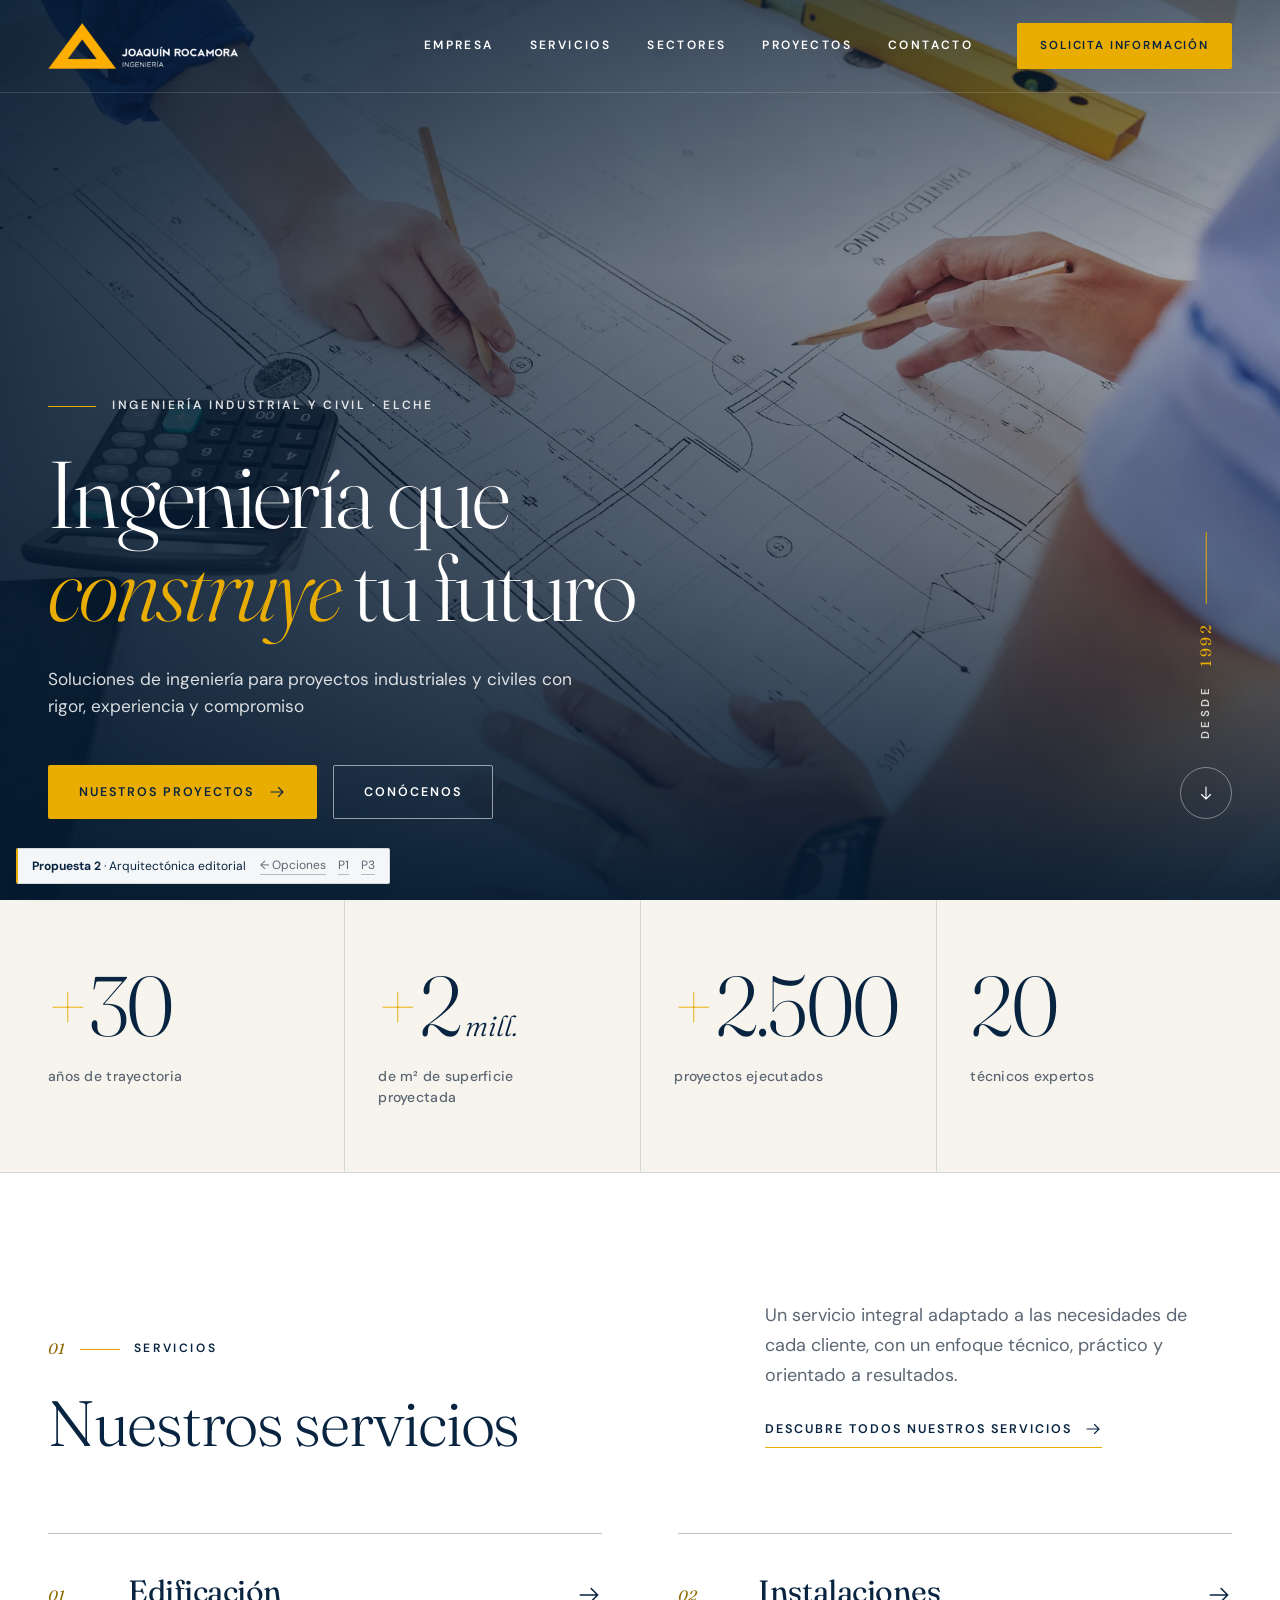
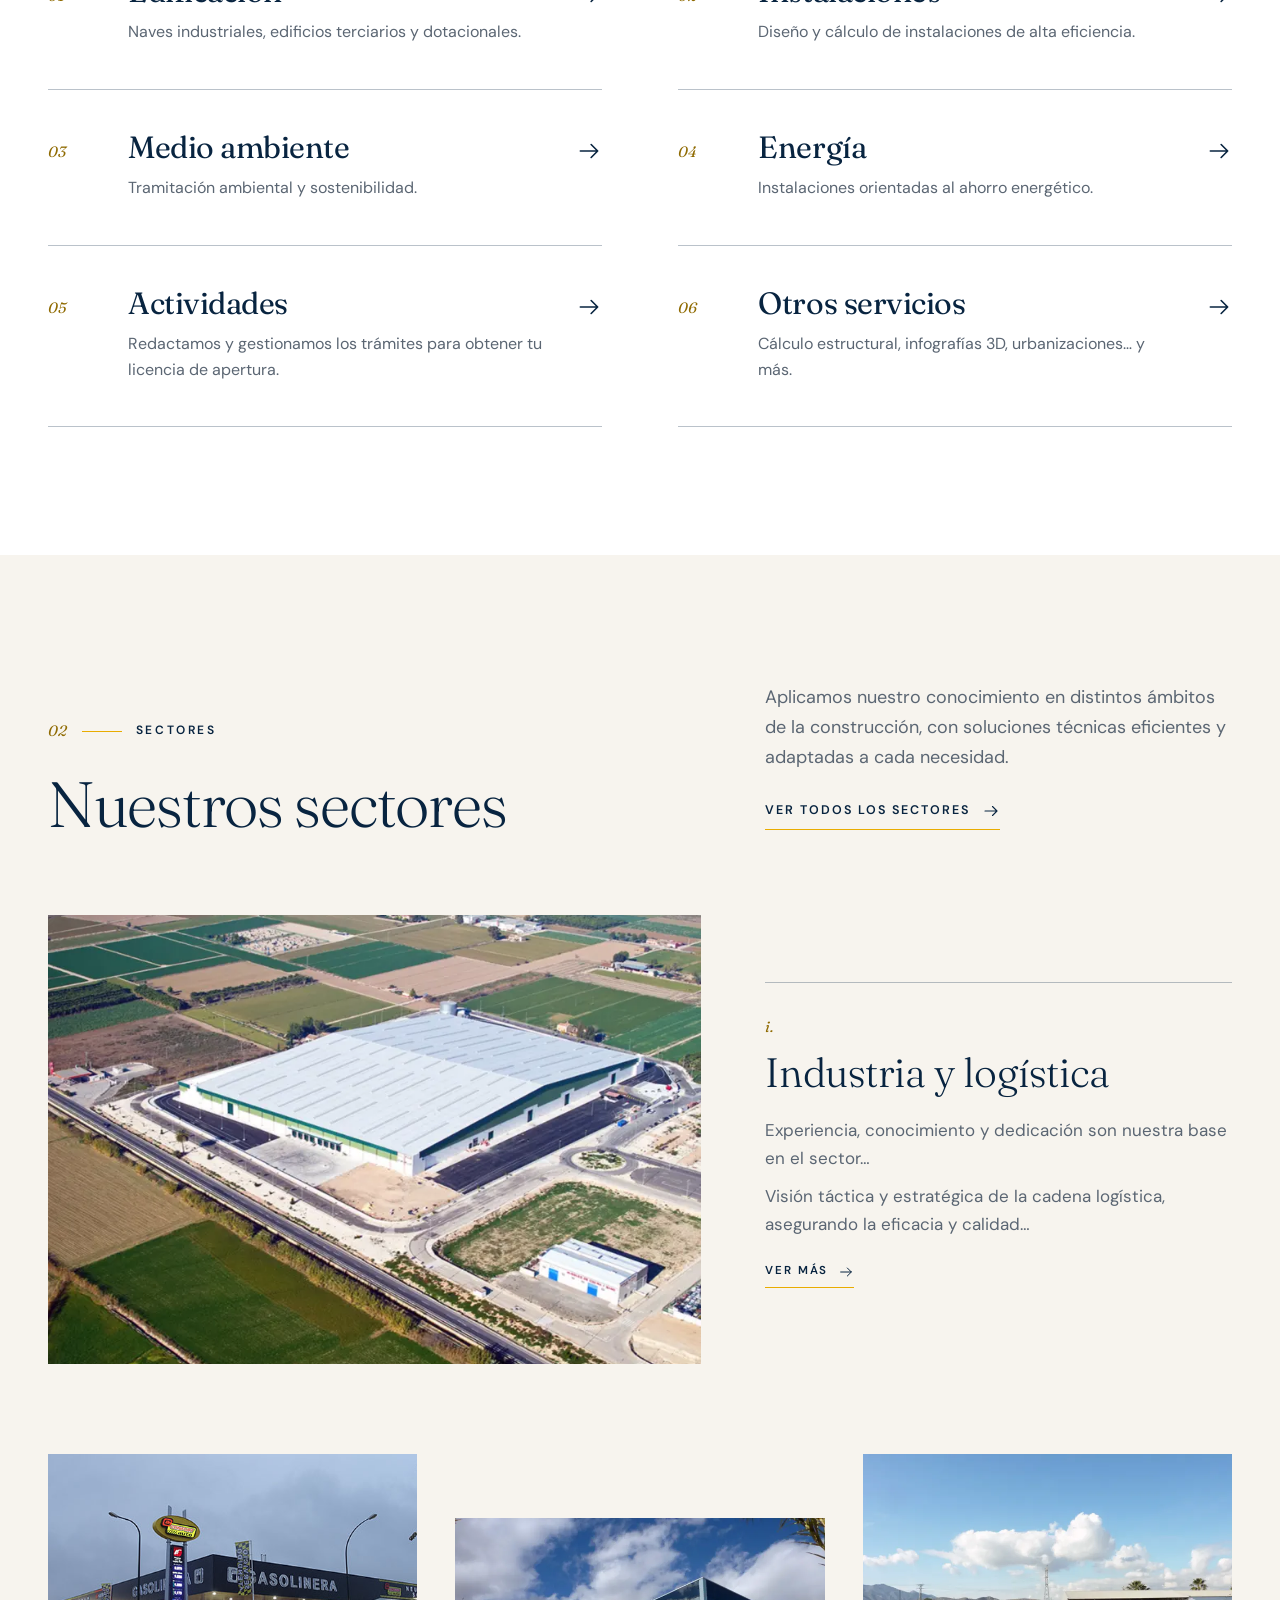
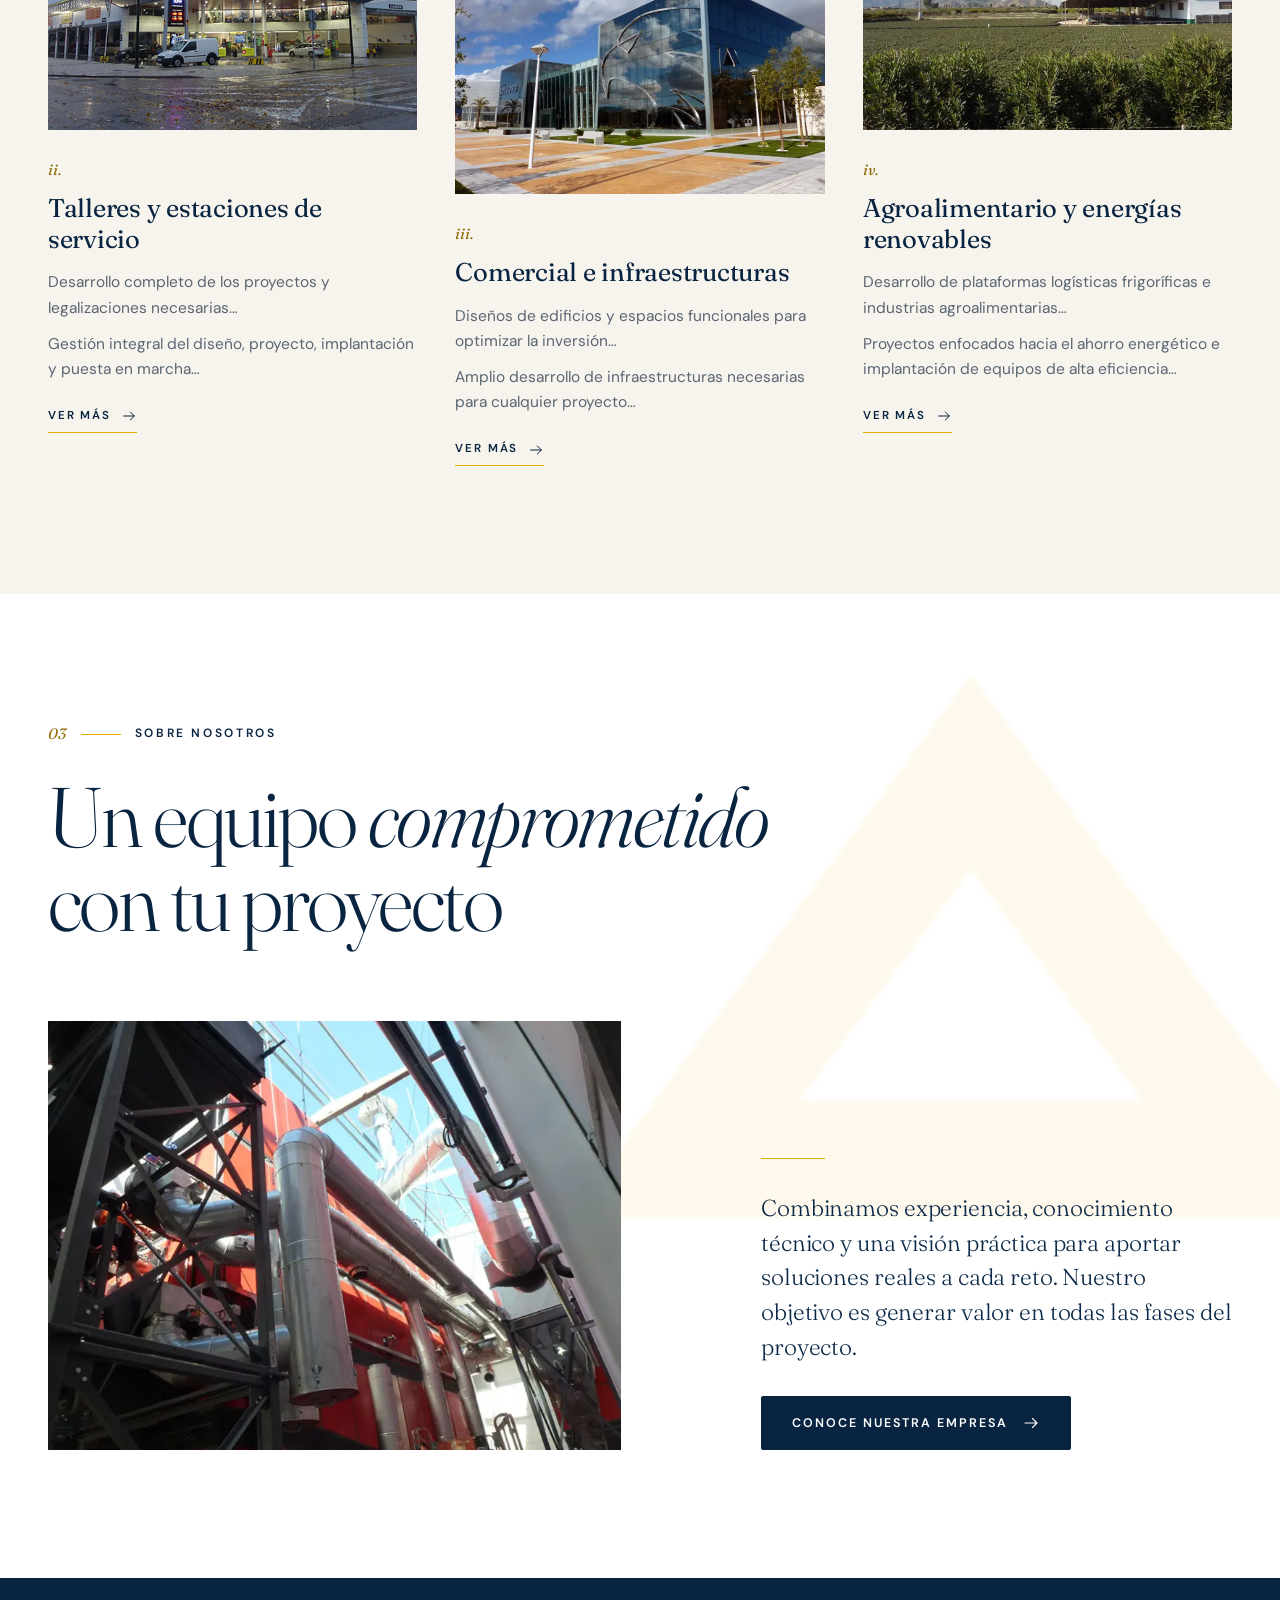
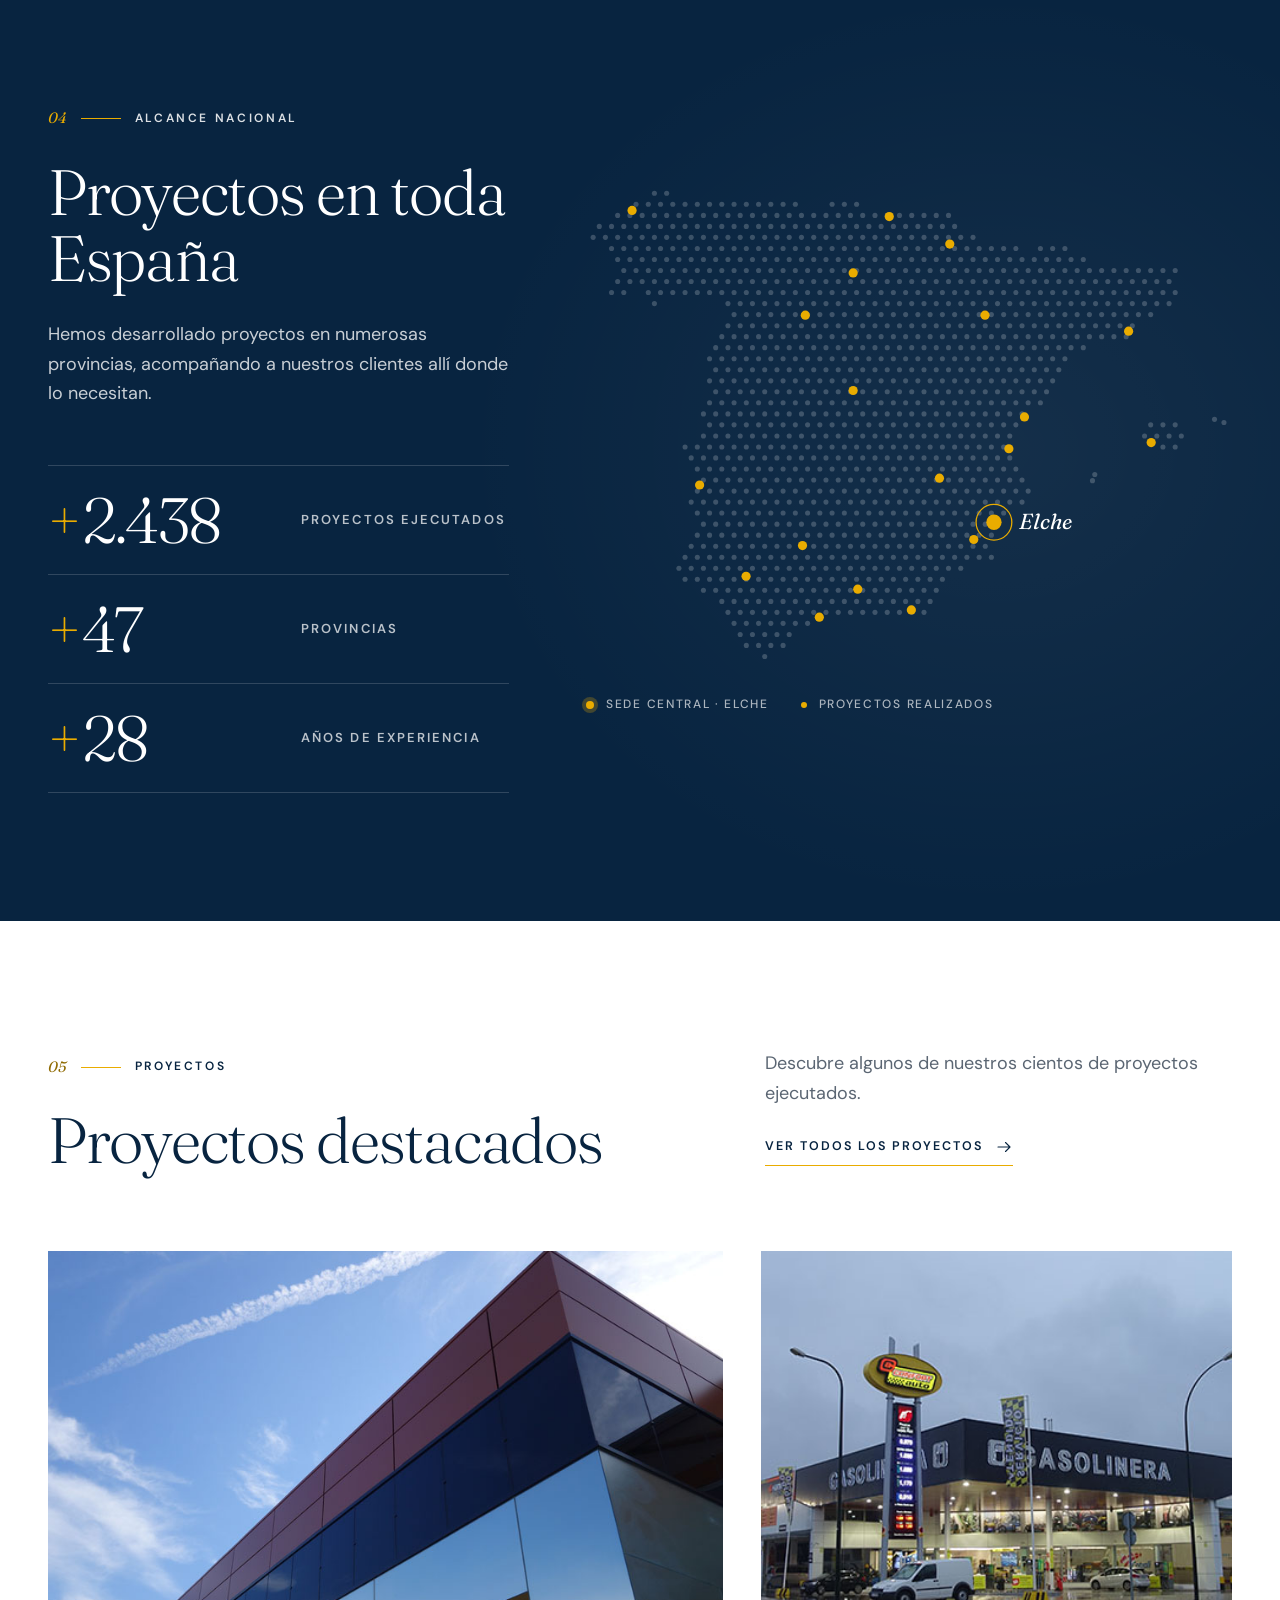
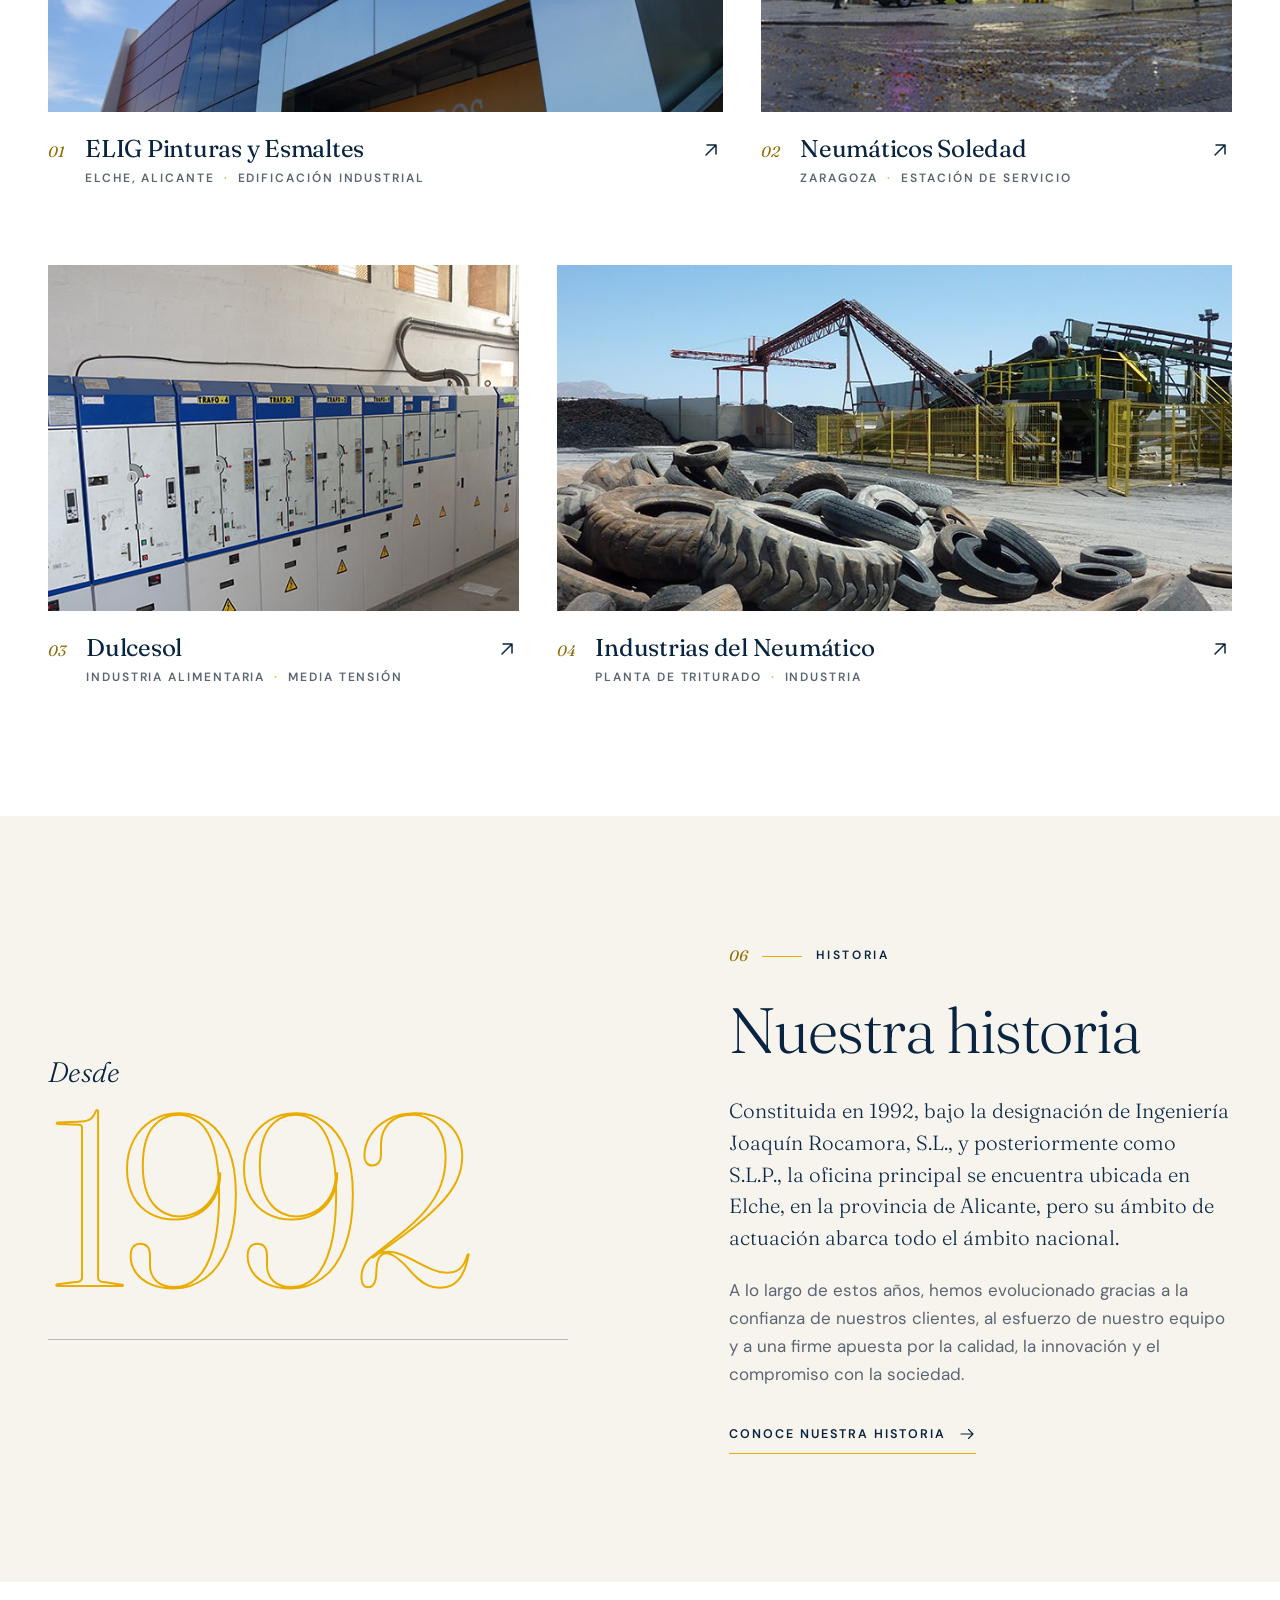
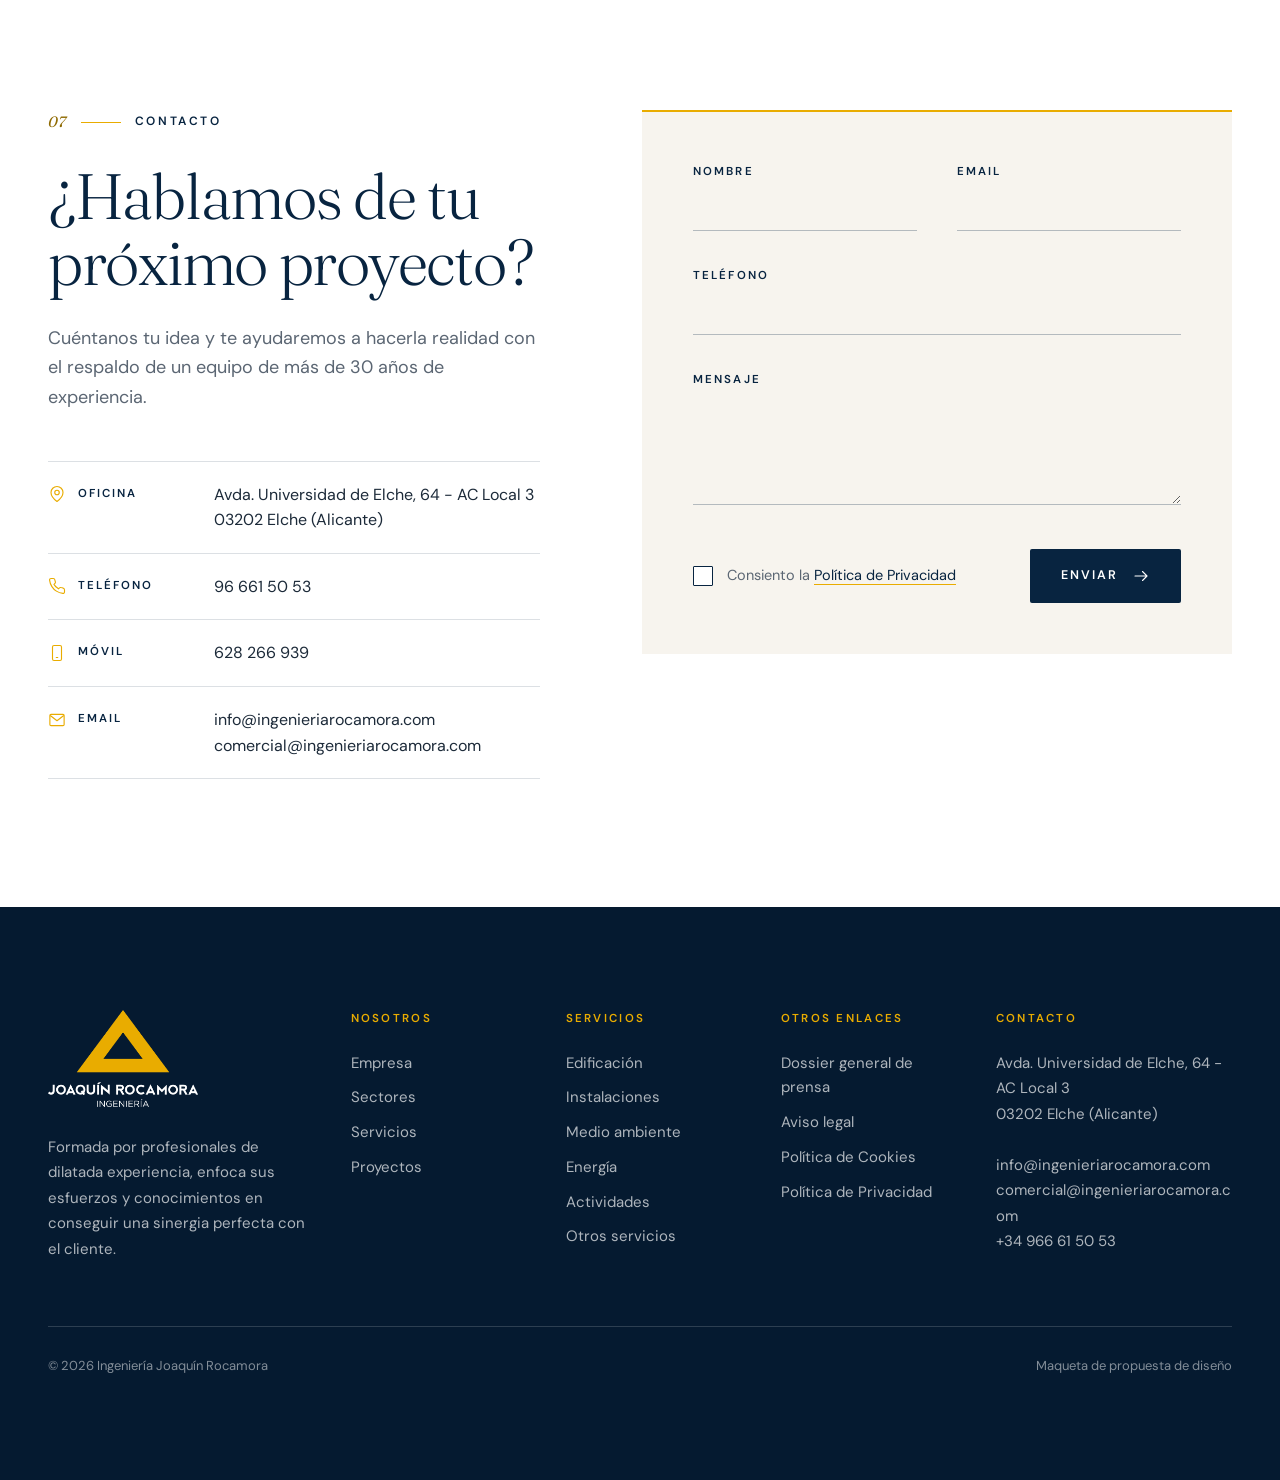
<file: propuesta-2/index.html>
<!doctype html>
<html lang="es">
<head>
  <meta charset="utf-8">
  <meta name="viewport" content="width=device-width, initial-scale=1">
  <title>Ingeniería Joaquín Rocamora · Propuesta 2 · Arquitectónica editorial</title>
  <meta name="description" content="Ingeniería Joaquín Rocamora: soluciones de ingeniería para proyectos industriales y civiles con rigor, experiencia y compromiso. Elche, desde 1992.">
  <link rel="icon" type="image/png" href="../assets/img/favicon.png">
  <link rel="preconnect" href="https://fonts.googleapis.com">
  <link rel="preconnect" href="https://fonts.gstatic.com" crossorigin>
  <link href="https://fonts.googleapis.com/css2?family=DM+Sans:opsz,wght@9..40,300..700&family=Fraunces:ital,opsz,wght@0,9..144,300..600;1,9..144,300..500&display=swap" rel="stylesheet">
  <link rel="stylesheet" href="styles.css">
  <script src="../assets/js/main.js" defer></script>
</head>
<body>

  <!-- Iconos de línea (estilo Lucide) -->
  <svg width="0" height="0" style="position:absolute" aria-hidden="true" focusable="false">
    <defs>
      <symbol id="i-arrow" viewBox="0 0 24 24"><path d="M4 12h16M14 6l6 6-6 6" fill="none" stroke="currentColor" stroke-width="1.5" stroke-linecap="round" stroke-linejoin="round"/></symbol>
      <symbol id="i-arrow-up-right" viewBox="0 0 24 24"><path d="M7 17 17 7M8 7h9v9" fill="none" stroke="currentColor" stroke-width="1.5" stroke-linecap="round" stroke-linejoin="round"/></symbol>
      <symbol id="i-arrow-down" viewBox="0 0 24 24"><path d="M12 4v16M6 14l6 6 6-6" fill="none" stroke="currentColor" stroke-width="1.5" stroke-linecap="round" stroke-linejoin="round"/></symbol>
      <symbol id="i-pin" viewBox="0 0 24 24"><path d="M20 10c0 6-8 12-8 12s-8-6-8-12a8 8 0 0 1 16 0Z" fill="none" stroke="currentColor" stroke-width="1.5" stroke-linejoin="round"/><circle cx="12" cy="10" r="3" fill="none" stroke="currentColor" stroke-width="1.5"/></symbol>
      <symbol id="i-phone" viewBox="0 0 24 24"><path d="M22 16.9v3a2 2 0 0 1-2.2 2 19.8 19.8 0 0 1-8.6-3.1 19.5 19.5 0 0 1-6-6A19.8 19.8 0 0 1 2.1 4.2 2 2 0 0 1 4.1 2h3a2 2 0 0 1 2 1.7c.1.9.4 1.8.7 2.7a2 2 0 0 1-.5 2.1L8 9.8a16 16 0 0 0 6 6l1.3-1.3a2 2 0 0 1 2.1-.4c.9.3 1.8.6 2.7.7a2 2 0 0 1 1.7 2Z" fill="none" stroke="currentColor" stroke-width="1.5" stroke-linejoin="round"/></symbol>
      <symbol id="i-mobile" viewBox="0 0 24 24"><rect x="6" y="2" width="12" height="20" rx="2" fill="none" stroke="currentColor" stroke-width="1.5"/><path d="M11 18h2" fill="none" stroke="currentColor" stroke-width="1.5" stroke-linecap="round"/></symbol>
      <symbol id="i-mail" viewBox="0 0 24 24"><rect x="2.5" y="4.5" width="19" height="15" rx="1.5" fill="none" stroke="currentColor" stroke-width="1.5"/><path d="m3 6 9 7 9-7" fill="none" stroke="currentColor" stroke-width="1.5" stroke-linejoin="round"/></symbol>
    </defs>
  </svg>

  <a class="skip-link" href="#contenido">Saltar al contenido</a>

  <!-- ============ HEADER ============ -->
  <header class="site-header" data-header>
    <div class="container site-header__inner">
      <a class="brand" href="#inicio" aria-label="Ingeniería Joaquín Rocamora – inicio">
        <img class="brand__logo brand__logo--light" src="../assets/img/logo-horizontal-blanco.png" alt="Ingeniería Joaquín Rocamora" width="1207" height="292">
        <img class="brand__logo brand__logo--dark" src="../assets/img/logo-horizontal-azul.png" alt="" width="1207" height="292" aria-hidden="true">
      </a>

      <nav class="nav" id="menu" data-nav aria-label="Principal">
        <ul class="nav__list">
          <li><a href="#empresa"><span class="nav__num">01</span>Empresa</a></li>
          <li><a href="#servicios"><span class="nav__num">02</span>Servicios</a></li>
          <li><a href="#sectores"><span class="nav__num">03</span>Sectores</a></li>
          <li><a href="#proyectos"><span class="nav__num">04</span>Proyectos</a></li>
          <li><a href="#contacto"><span class="nav__num">05</span>Contacto</a></li>
        </ul>
        <a class="btn btn--gold nav__cta" href="#contacto">Solicita información</a>
        <div class="nav__contact">
          <a href="tel:+34966615053">96 661 50 53</a>
          <a href="mailto:info@ingenieriarocamora.com">info@ingenieriarocamora.com</a>
        </div>
      </nav>

      <button class="nav-toggle" type="button" data-nav-toggle aria-controls="menu" aria-expanded="false" aria-label="Abrir menú">
        <span class="nav-toggle__bar"></span>
        <span class="nav-toggle__bar"></span>
      </button>
    </div>
  </header>

  <main id="contenido">

    <!-- ============ 1. HERO ============ -->
    <section class="hero" id="inicio" aria-labelledby="hero-title">
      <img class="hero__img" src="../assets/img/direccion-obra.webp" alt="Ingenieros revisando planos técnicos con lápiz, calculadora y nivel" width="2000" height="1333" fetchpriority="high">
      <div class="hero__overlay" aria-hidden="true"></div>

      <div class="container hero__inner">
        <div class="hero__content">
          <p class="eyebrow eyebrow--light"><span class="eyebrow__line" aria-hidden="true"></span><span class="eyebrow__lg">Ingeniería industrial y civil · Elche</span><span class="eyebrow__sm">Elche · Desde 1992</span></p>
          <h1 class="hero__title" id="hero-title">Ingeniería que <em>construye</em> tu futuro</h1>
          <p class="hero__lead">Soluciones de ingeniería para proyectos industriales y civiles con rigor, experiencia y compromiso</p>
          <div class="hero__actions">
            <a class="btn btn--gold" href="#proyectos">Nuestros proyectos <svg class="icon" aria-hidden="true"><use href="#i-arrow"/></svg></a>
            <a class="btn btn--ghost-light" href="#empresa">Conócenos</a>
          </div>
        </div>

        <div class="hero__aside" aria-hidden="true">
          <span class="hero__since">Desde <strong>1992</strong></span>
          <a class="hero__scroll" href="#cifras" tabindex="-1"><svg class="icon"><use href="#i-arrow-down"/></svg></a>
        </div>
      </div>
    </section>

    <!-- ============ 2. CIFRAS ============ -->
    <section class="stats" id="cifras" aria-label="Cifras de la empresa">
      <div class="container">
        <ul class="stats__list">
          <li class="stat" data-reveal>
            <p class="stat__value"><span class="stat__plus">+</span><span data-count="30">30</span></p>
            <p class="stat__label">años de trayectoria</p>
          </li>
          <li class="stat" data-reveal>
            <p class="stat__value"><span class="stat__plus">+</span><span data-count="2">2</span><span class="stat__unit">mill.</span></p>
            <p class="stat__label">de m² de superficie proyectada</p>
          </li>
          <li class="stat" data-reveal>
            <p class="stat__value"><span class="stat__plus">+</span><span data-count="2500">2.500</span></p>
            <p class="stat__label">proyectos ejecutados</p>
          </li>
          <li class="stat" data-reveal>
            <p class="stat__value"><span data-count="20">20</span></p>
            <p class="stat__label">técnicos expertos</p>
          </li>
        </ul>
      </div>
    </section>

    <!-- ============ 3. SERVICIOS ============ -->
    <section class="section services" id="servicios" aria-labelledby="servicios-title">
      <div class="container">
        <header class="section-head" data-reveal>
          <div class="section-head__main">
            <p class="section-num"><span>01</span> Servicios</p>
            <h2 class="section-title" id="servicios-title">Nuestros servicios</h2>
          </div>
          <div class="section-head__aside">
            <p class="section-intro">Un servicio integral adaptado a las necesidades de cada cliente, con un enfoque técnico, práctico y orientado a resultados.</p>
            <a class="link-arrow" href="#servicios">Descubre todos nuestros servicios <svg class="icon" aria-hidden="true"><use href="#i-arrow"/></svg></a>
          </div>
        </header>

        <ol class="service-list">
          <li data-reveal>
            <a class="service" href="#servicios">
              <span class="service__num">01</span>
              <span class="service__body">
                <span class="service__title">Edificación</span>
                <span class="service__text">Naves industriales, edificios terciarios y dotacionales.</span>
              </span>
              <svg class="icon service__arrow" aria-hidden="true"><use href="#i-arrow"/></svg>
            </a>
          </li>
          <li data-reveal>
            <a class="service" href="#servicios">
              <span class="service__num">02</span>
              <span class="service__body">
                <span class="service__title">Instalaciones</span>
                <span class="service__text">Diseño y cálculo de instalaciones de alta eficiencia.</span>
              </span>
              <svg class="icon service__arrow" aria-hidden="true"><use href="#i-arrow"/></svg>
            </a>
          </li>
          <li data-reveal>
            <a class="service" href="#servicios">
              <span class="service__num">03</span>
              <span class="service__body">
                <span class="service__title">Medio ambiente</span>
                <span class="service__text">Tramitación ambiental y sostenibilidad.</span>
              </span>
              <svg class="icon service__arrow" aria-hidden="true"><use href="#i-arrow"/></svg>
            </a>
          </li>
          <li data-reveal>
            <a class="service" href="#servicios">
              <span class="service__num">04</span>
              <span class="service__body">
                <span class="service__title">Energía</span>
                <span class="service__text">Instalaciones orientadas al ahorro energético.</span>
              </span>
              <svg class="icon service__arrow" aria-hidden="true"><use href="#i-arrow"/></svg>
            </a>
          </li>
          <li data-reveal>
            <a class="service" href="#servicios">
              <span class="service__num">05</span>
              <span class="service__body">
                <span class="service__title">Actividades</span>
                <span class="service__text">Redactamos y gestionamos los trámites para obtener tu licencia de apertura.</span>
              </span>
              <svg class="icon service__arrow" aria-hidden="true"><use href="#i-arrow"/></svg>
            </a>
          </li>
          <li data-reveal>
            <a class="service" href="#servicios">
              <span class="service__num">06</span>
              <span class="service__body">
                <span class="service__title">Otros servicios</span>
                <span class="service__text">Cálculo estructural, infografías 3D, urbanizaciones… y más.</span>
              </span>
              <svg class="icon service__arrow" aria-hidden="true"><use href="#i-arrow"/></svg>
            </a>
          </li>
        </ol>
      </div>
    </section>

    <!-- ============ 4. SECTORES ============ -->
    <section class="section section--cream sectors" id="sectores" aria-labelledby="sectores-title">
      <div class="container">
        <header class="section-head" data-reveal>
          <div class="section-head__main">
            <p class="section-num"><span>02</span> Sectores</p>
            <h2 class="section-title" id="sectores-title">Nuestros sectores</h2>
          </div>
          <div class="section-head__aside">
            <p class="section-intro">Aplicamos nuestro conocimiento en distintos ámbitos de la construcción, con soluciones técnicas eficientes y adaptadas a cada necesidad.</p>
            <a class="link-arrow" href="#sectores">Ver todos los sectores <svg class="icon" aria-hidden="true"><use href="#i-arrow"/></svg></a>
          </div>
        </header>

        <div class="sector-grid">
          <article class="sector sector--feature" data-reveal>
            <figure class="sector__media">
              <img src="../assets/img/CARTONAJE_VEGA_BAJA1.webp" alt="Vista aérea de una gran nave industrial rodeada de campos" width="798" height="599" loading="lazy">
            </figure>
            <div class="sector__body">
              <p class="sector__index">i.</p>
              <h3 class="sector__title">Industria y logística</h3>
              <p>Experiencia, conocimiento y dedicación son nuestra base en el sector…</p>
              <p>Visión táctica y estratégica de la cadena logística, asegurando la eficacia y calidad…</p>
              <a class="link-arrow link-arrow--sm" href="#sectores">Ver más <svg class="icon" aria-hidden="true"><use href="#i-arrow"/></svg></a>
            </div>
          </article>

          <article class="sector" data-reveal>
            <figure class="sector__media">
              <img src="../assets/img/zaragoza-05.jpg" alt="Estación de servicio iluminada en una noche lluviosa" width="800" height="390" loading="lazy">
            </figure>
            <div class="sector__body">
              <p class="sector__index">ii.</p>
              <h3 class="sector__title">Talleres y estaciones de servicio</h3>
              <p>Desarrollo completo de los proyectos y legalizaciones necesarias…</p>
              <p>Gestión integral del diseño, proyecto, implantación y puesta en marcha…</p>
              <a class="link-arrow link-arrow--sm" href="#sectores">Ver más <svg class="icon" aria-hidden="true"><use href="#i-arrow"/></svg></a>
            </div>
          </article>

          <article class="sector" data-reveal>
            <figure class="sector__media">
              <img src="../assets/img/SOL_DAD_CENTRAL2.webp" alt="Edificio de oficinas moderno con fachada acristalada" width="797" height="530" loading="lazy">
            </figure>
            <div class="sector__body">
              <p class="sector__index">iii.</p>
              <h3 class="sector__title">Comercial e infraestructuras</h3>
              <p>Diseños de edificios y espacios funcionales para optimizar la inversión…</p>
              <p>Amplio desarrollo de infraestructuras necesarias para cualquier proyecto…</p>
              <a class="link-arrow link-arrow--sm" href="#sectores">Ver más <svg class="icon" aria-hidden="true"><use href="#i-arrow"/></svg></a>
            </div>
          </article>

          <article class="sector" data-reveal>
            <figure class="sector__media">
              <img src="../assets/img/UNION_SOLAR_COSTABLANCA3.webp" alt="Campo agrícola con nave al fondo bajo cielo azul" width="791" height="526" loading="lazy">
            </figure>
            <div class="sector__body">
              <p class="sector__index">iv.</p>
              <h3 class="sector__title">Agroalimentario y energías renovables</h3>
              <p>Desarrollo de plataformas logísticas frigoríficas e industrias agroalimentarias…</p>
              <p>Proyectos enfocados hacia el ahorro energético e implantación de equipos de alta eficiencia…</p>
              <a class="link-arrow link-arrow--sm" href="#sectores">Ver más <svg class="icon" aria-hidden="true"><use href="#i-arrow"/></svg></a>
            </div>
          </article>
        </div>
      </div>
    </section>

    <!-- ============ 5. SOBRE NOSOTROS ============ -->
    <section class="section about" id="empresa" aria-labelledby="empresa-title">
      <img class="about__mark" src="../assets/img/logo-simbolo.png" alt="" width="423" height="292" aria-hidden="true" loading="lazy">
      <div class="container about__grid">
        <div class="about__head" data-reveal>
          <p class="section-num"><span>03</span> Sobre nosotros</p>
          <h2 class="about__title" id="empresa-title">Un equipo <em>comprometido</em> con tu proyecto</h2>
        </div>
        <div class="about__body" data-reveal>
          <span class="rule-gold" aria-hidden="true"></span>
          <p class="about__text">Combinamos experiencia, conocimiento técnico y una visión práctica para aportar soluciones reales a cada reto. Nuestro objetivo es generar valor en todas las fases del proyecto.</p>
          <a class="btn btn--navy" href="#empresa">Conoce nuestra empresa <svg class="icon" aria-hidden="true"><use href="#i-arrow"/></svg></a>
        </div>
        <figure class="about__photo" data-reveal>
          <img src="../assets/img/biomasa-damel-04.webp" alt="Instalación de caldera de biomasa con tuberías y estructura metálica" width="794" height="593" loading="lazy">
        </figure>
      </div>
    </section>

    <!-- ============ 6. PROYECTOS EN TODA ESPAÑA ============ -->
    <section class="section section--navy reach" aria-labelledby="reach-title">
      <div class="container reach__grid">
        <div class="reach__content" data-reveal>
          <p class="section-num section-num--light"><span>04</span> Alcance nacional</p>
          <h2 class="section-title section-title--light" id="reach-title">Proyectos en toda España</h2>
          <p class="reach__text">Hemos desarrollado proyectos en numerosas provincias, acompañando a nuestros clientes allí donde lo necesitan.</p>

          <ul class="reach__stats">
            <li>
              <p class="reach__value"><span class="stat__plus">+</span><span data-count="2500">2.500</span></p>
              <p class="reach__label">proyectos ejecutados</p>
            </li>
            <li>
              <p class="reach__value"><span class="stat__plus">+</span><span data-count="50">50</span></p>
              <p class="reach__label">provincias</p>
            </li>
            <li>
              <p class="reach__value"><span class="stat__plus">+</span><span data-count="30">30</span></p>
              <p class="reach__label">años de experiencia</p>
            </li>
          </ul>
        </div>

        <div class="reach__map" data-reveal>
          <svg class="spain-map" viewBox="4 10 506 378" role="img" aria-label="Mapa de España con la ubicación de proyectos"><g class="spain-map__dots"><circle cx="57.6" cy="17.3" r="2"/><circle cx="67.2" cy="17.3" r="2"/><circle cx="43.2" cy="25.9" r="2"/><circle cx="52.8" cy="25.9" r="2"/><circle cx="62.4" cy="25.9" r="2"/><circle cx="72.0" cy="25.9" r="2"/><circle cx="81.6" cy="25.9" r="2"/><circle cx="91.2" cy="25.9" r="2"/><circle cx="100.8" cy="25.9" r="2"/><circle cx="110.4" cy="25.9" r="2"/><circle cx="120.0" cy="25.9" r="2"/><circle cx="129.6" cy="25.9" r="2"/><circle cx="139.2" cy="25.9" r="2"/><circle cx="148.8" cy="25.9" r="2"/><circle cx="158.4" cy="25.9" r="2"/><circle cx="168.0" cy="25.9" r="2"/><circle cx="196.8" cy="25.9" r="2"/><circle cx="206.4" cy="25.9" r="2"/><circle cx="216.0" cy="25.9" r="2"/><circle cx="28.8" cy="34.6" r="2"/><circle cx="38.4" cy="34.6" r="2"/><circle cx="48.0" cy="34.6" r="2"/><circle cx="57.6" cy="34.6" r="2"/><circle cx="67.2" cy="34.6" r="2"/><circle cx="76.8" cy="34.6" r="2"/><circle cx="86.4" cy="34.6" r="2"/><circle cx="96.0" cy="34.6" r="2"/><circle cx="105.6" cy="34.6" r="2"/><circle cx="115.2" cy="34.6" r="2"/><circle cx="124.8" cy="34.6" r="2"/><circle cx="134.4" cy="34.6" r="2"/><circle cx="144.0" cy="34.6" r="2"/><circle cx="153.6" cy="34.6" r="2"/><circle cx="163.2" cy="34.6" r="2"/><circle cx="172.8" cy="34.6" r="2"/><circle cx="182.4" cy="34.6" r="2"/><circle cx="192.0" cy="34.6" r="2"/><circle cx="201.6" cy="34.6" r="2"/><circle cx="211.2" cy="34.6" r="2"/><circle cx="220.8" cy="34.6" r="2"/><circle cx="230.4" cy="34.6" r="2"/><circle cx="240.0" cy="34.6" r="2"/><circle cx="249.6" cy="34.6" r="2"/><circle cx="259.2" cy="34.6" r="2"/><circle cx="268.8" cy="34.6" r="2"/><circle cx="278.4" cy="34.6" r="2"/><circle cx="288.0" cy="34.6" r="2"/><circle cx="14.4" cy="43.2" r="2"/><circle cx="24.0" cy="43.2" r="2"/><circle cx="33.6" cy="43.2" r="2"/><circle cx="43.2" cy="43.2" r="2"/><circle cx="52.8" cy="43.2" r="2"/><circle cx="62.4" cy="43.2" r="2"/><circle cx="72.0" cy="43.2" r="2"/><circle cx="81.6" cy="43.2" r="2"/><circle cx="91.2" cy="43.2" r="2"/><circle cx="100.8" cy="43.2" r="2"/><circle cx="110.4" cy="43.2" r="2"/><circle cx="120.0" cy="43.2" r="2"/><circle cx="129.6" cy="43.2" r="2"/><circle cx="139.2" cy="43.2" r="2"/><circle cx="148.8" cy="43.2" r="2"/><circle cx="158.4" cy="43.2" r="2"/><circle cx="168.0" cy="43.2" r="2"/><circle cx="177.6" cy="43.2" r="2"/><circle cx="187.2" cy="43.2" r="2"/><circle cx="196.8" cy="43.2" r="2"/><circle cx="206.4" cy="43.2" r="2"/><circle cx="216.0" cy="43.2" r="2"/><circle cx="225.6" cy="43.2" r="2"/><circle cx="235.2" cy="43.2" r="2"/><circle cx="244.8" cy="43.2" r="2"/><circle cx="254.4" cy="43.2" r="2"/><circle cx="264.0" cy="43.2" r="2"/><circle cx="273.6" cy="43.2" r="2"/><circle cx="283.2" cy="43.2" r="2"/><circle cx="292.8" cy="43.2" r="2"/><circle cx="9.6" cy="51.8" r="2"/><circle cx="19.2" cy="51.8" r="2"/><circle cx="28.8" cy="51.8" r="2"/><circle cx="38.4" cy="51.8" r="2"/><circle cx="48.0" cy="51.8" r="2"/><circle cx="57.6" cy="51.8" r="2"/><circle cx="67.2" cy="51.8" r="2"/><circle cx="76.8" cy="51.8" r="2"/><circle cx="86.4" cy="51.8" r="2"/><circle cx="96.0" cy="51.8" r="2"/><circle cx="105.6" cy="51.8" r="2"/><circle cx="115.2" cy="51.8" r="2"/><circle cx="124.8" cy="51.8" r="2"/><circle cx="134.4" cy="51.8" r="2"/><circle cx="144.0" cy="51.8" r="2"/><circle cx="153.6" cy="51.8" r="2"/><circle cx="163.2" cy="51.8" r="2"/><circle cx="172.8" cy="51.8" r="2"/><circle cx="182.4" cy="51.8" r="2"/><circle cx="192.0" cy="51.8" r="2"/><circle cx="201.6" cy="51.8" r="2"/><circle cx="211.2" cy="51.8" r="2"/><circle cx="220.8" cy="51.8" r="2"/><circle cx="230.4" cy="51.8" r="2"/><circle cx="240.0" cy="51.8" r="2"/><circle cx="249.6" cy="51.8" r="2"/><circle cx="259.2" cy="51.8" r="2"/><circle cx="268.8" cy="51.8" r="2"/><circle cx="278.4" cy="51.8" r="2"/><circle cx="288.0" cy="51.8" r="2"/><circle cx="297.6" cy="51.8" r="2"/><circle cx="307.2" cy="51.8" r="2"/><circle cx="24.0" cy="60.5" r="2"/><circle cx="33.6" cy="60.5" r="2"/><circle cx="43.2" cy="60.5" r="2"/><circle cx="52.8" cy="60.5" r="2"/><circle cx="62.4" cy="60.5" r="2"/><circle cx="72.0" cy="60.5" r="2"/><circle cx="81.6" cy="60.5" r="2"/><circle cx="91.2" cy="60.5" r="2"/><circle cx="100.8" cy="60.5" r="2"/><circle cx="110.4" cy="60.5" r="2"/><circle cx="120.0" cy="60.5" r="2"/><circle cx="129.6" cy="60.5" r="2"/><circle cx="139.2" cy="60.5" r="2"/><circle cx="148.8" cy="60.5" r="2"/><circle cx="158.4" cy="60.5" r="2"/><circle cx="168.0" cy="60.5" r="2"/><circle cx="177.6" cy="60.5" r="2"/><circle cx="187.2" cy="60.5" r="2"/><circle cx="196.8" cy="60.5" r="2"/><circle cx="206.4" cy="60.5" r="2"/><circle cx="216.0" cy="60.5" r="2"/><circle cx="225.6" cy="60.5" r="2"/><circle cx="235.2" cy="60.5" r="2"/><circle cx="244.8" cy="60.5" r="2"/><circle cx="254.4" cy="60.5" r="2"/><circle cx="264.0" cy="60.5" r="2"/><circle cx="273.6" cy="60.5" r="2"/><circle cx="283.2" cy="60.5" r="2"/><circle cx="292.8" cy="60.5" r="2"/><circle cx="302.4" cy="60.5" r="2"/><circle cx="312.0" cy="60.5" r="2"/><circle cx="321.6" cy="60.5" r="2"/><circle cx="331.2" cy="60.5" r="2"/><circle cx="340.8" cy="60.5" r="2"/><circle cx="360.0" cy="60.5" r="2"/><circle cx="369.6" cy="60.5" r="2"/><circle cx="379.2" cy="60.5" r="2"/><circle cx="28.8" cy="69.1" r="2"/><circle cx="38.4" cy="69.1" r="2"/><circle cx="48.0" cy="69.1" r="2"/><circle cx="57.6" cy="69.1" r="2"/><circle cx="67.2" cy="69.1" r="2"/><circle cx="76.8" cy="69.1" r="2"/><circle cx="86.4" cy="69.1" r="2"/><circle cx="96.0" cy="69.1" r="2"/><circle cx="105.6" cy="69.1" r="2"/><circle cx="115.2" cy="69.1" r="2"/><circle cx="124.8" cy="69.1" r="2"/><circle cx="134.4" cy="69.1" r="2"/><circle cx="144.0" cy="69.1" r="2"/><circle cx="153.6" cy="69.1" r="2"/><circle cx="163.2" cy="69.1" r="2"/><circle cx="172.8" cy="69.1" r="2"/><circle cx="182.4" cy="69.1" r="2"/><circle cx="192.0" cy="69.1" r="2"/><circle cx="201.6" cy="69.1" r="2"/><circle cx="211.2" cy="69.1" r="2"/><circle cx="220.8" cy="69.1" r="2"/><circle cx="230.4" cy="69.1" r="2"/><circle cx="240.0" cy="69.1" r="2"/><circle cx="249.6" cy="69.1" r="2"/><circle cx="259.2" cy="69.1" r="2"/><circle cx="268.8" cy="69.1" r="2"/><circle cx="278.4" cy="69.1" r="2"/><circle cx="288.0" cy="69.1" r="2"/><circle cx="297.6" cy="69.1" r="2"/><circle cx="307.2" cy="69.1" r="2"/><circle cx="316.8" cy="69.1" r="2"/><circle cx="326.4" cy="69.1" r="2"/><circle cx="336.0" cy="69.1" r="2"/><circle cx="345.6" cy="69.1" r="2"/><circle cx="355.2" cy="69.1" r="2"/><circle cx="364.8" cy="69.1" r="2"/><circle cx="374.4" cy="69.1" r="2"/><circle cx="384.0" cy="69.1" r="2"/><circle cx="393.6" cy="69.1" r="2"/><circle cx="33.6" cy="77.8" r="2"/><circle cx="43.2" cy="77.8" r="2"/><circle cx="52.8" cy="77.8" r="2"/><circle cx="62.4" cy="77.8" r="2"/><circle cx="72.0" cy="77.8" r="2"/><circle cx="81.6" cy="77.8" r="2"/><circle cx="91.2" cy="77.8" r="2"/><circle cx="100.8" cy="77.8" r="2"/><circle cx="110.4" cy="77.8" r="2"/><circle cx="120.0" cy="77.8" r="2"/><circle cx="129.6" cy="77.8" r="2"/><circle cx="139.2" cy="77.8" r="2"/><circle cx="148.8" cy="77.8" r="2"/><circle cx="158.4" cy="77.8" r="2"/><circle cx="168.0" cy="77.8" r="2"/><circle cx="177.6" cy="77.8" r="2"/><circle cx="187.2" cy="77.8" r="2"/><circle cx="196.8" cy="77.8" r="2"/><circle cx="206.4" cy="77.8" r="2"/><circle cx="216.0" cy="77.8" r="2"/><circle cx="225.6" cy="77.8" r="2"/><circle cx="235.2" cy="77.8" r="2"/><circle cx="244.8" cy="77.8" r="2"/><circle cx="254.4" cy="77.8" r="2"/><circle cx="264.0" cy="77.8" r="2"/><circle cx="273.6" cy="77.8" r="2"/><circle cx="283.2" cy="77.8" r="2"/><circle cx="292.8" cy="77.8" r="2"/><circle cx="302.4" cy="77.8" r="2"/><circle cx="312.0" cy="77.8" r="2"/><circle cx="321.6" cy="77.8" r="2"/><circle cx="331.2" cy="77.8" r="2"/><circle cx="340.8" cy="77.8" r="2"/><circle cx="350.4" cy="77.8" r="2"/><circle cx="360.0" cy="77.8" r="2"/><circle cx="369.6" cy="77.8" r="2"/><circle cx="379.2" cy="77.8" r="2"/><circle cx="388.8" cy="77.8" r="2"/><circle cx="398.4" cy="77.8" r="2"/><circle cx="408.0" cy="77.8" r="2"/><circle cx="417.6" cy="77.8" r="2"/><circle cx="427.2" cy="77.8" r="2"/><circle cx="436.8" cy="77.8" r="2"/><circle cx="446.4" cy="77.8" r="2"/><circle cx="456.0" cy="77.8" r="2"/><circle cx="465.6" cy="77.8" r="2"/><circle cx="28.8" cy="86.4" r="2"/><circle cx="38.4" cy="86.4" r="2"/><circle cx="48.0" cy="86.4" r="2"/><circle cx="57.6" cy="86.4" r="2"/><circle cx="67.2" cy="86.4" r="2"/><circle cx="76.8" cy="86.4" r="2"/><circle cx="86.4" cy="86.4" r="2"/><circle cx="96.0" cy="86.4" r="2"/><circle cx="105.6" cy="86.4" r="2"/><circle cx="115.2" cy="86.4" r="2"/><circle cx="124.8" cy="86.4" r="2"/><circle cx="134.4" cy="86.4" r="2"/><circle cx="144.0" cy="86.4" r="2"/><circle cx="153.6" cy="86.4" r="2"/><circle cx="163.2" cy="86.4" r="2"/><circle cx="172.8" cy="86.4" r="2"/><circle cx="182.4" cy="86.4" r="2"/><circle cx="192.0" cy="86.4" r="2"/><circle cx="201.6" cy="86.4" r="2"/><circle cx="211.2" cy="86.4" r="2"/><circle cx="220.8" cy="86.4" r="2"/><circle cx="230.4" cy="86.4" r="2"/><circle cx="240.0" cy="86.4" r="2"/><circle cx="249.6" cy="86.4" r="2"/><circle cx="259.2" cy="86.4" r="2"/><circle cx="268.8" cy="86.4" r="2"/><circle cx="278.4" cy="86.4" r="2"/><circle cx="288.0" cy="86.4" r="2"/><circle cx="297.6" cy="86.4" r="2"/><circle cx="307.2" cy="86.4" r="2"/><circle cx="316.8" cy="86.4" r="2"/><circle cx="326.4" cy="86.4" r="2"/><circle cx="336.0" cy="86.4" r="2"/><circle cx="345.6" cy="86.4" r="2"/><circle cx="355.2" cy="86.4" r="2"/><circle cx="364.8" cy="86.4" r="2"/><circle cx="374.4" cy="86.4" r="2"/><circle cx="384.0" cy="86.4" r="2"/><circle cx="393.6" cy="86.4" r="2"/><circle cx="403.2" cy="86.4" r="2"/><circle cx="412.8" cy="86.4" r="2"/><circle cx="422.4" cy="86.4" r="2"/><circle cx="432.0" cy="86.4" r="2"/><circle cx="441.6" cy="86.4" r="2"/><circle cx="451.2" cy="86.4" r="2"/><circle cx="460.8" cy="86.4" r="2"/><circle cx="24.0" cy="95.0" r="2"/><circle cx="33.6" cy="95.0" r="2"/><circle cx="52.8" cy="95.0" r="2"/><circle cx="62.4" cy="95.0" r="2"/><circle cx="72.0" cy="95.0" r="2"/><circle cx="81.6" cy="95.0" r="2"/><circle cx="91.2" cy="95.0" r="2"/><circle cx="100.8" cy="95.0" r="2"/><circle cx="110.4" cy="95.0" r="2"/><circle cx="120.0" cy="95.0" r="2"/><circle cx="129.6" cy="95.0" r="2"/><circle cx="139.2" cy="95.0" r="2"/><circle cx="148.8" cy="95.0" r="2"/><circle cx="158.4" cy="95.0" r="2"/><circle cx="168.0" cy="95.0" r="2"/><circle cx="177.6" cy="95.0" r="2"/><circle cx="187.2" cy="95.0" r="2"/><circle cx="196.8" cy="95.0" r="2"/><circle cx="206.4" cy="95.0" r="2"/><circle cx="216.0" cy="95.0" r="2"/><circle cx="225.6" cy="95.0" r="2"/><circle cx="235.2" cy="95.0" r="2"/><circle cx="244.8" cy="95.0" r="2"/><circle cx="254.4" cy="95.0" r="2"/><circle cx="264.0" cy="95.0" r="2"/><circle cx="273.6" cy="95.0" r="2"/><circle cx="283.2" cy="95.0" r="2"/><circle cx="292.8" cy="95.0" r="2"/><circle cx="302.4" cy="95.0" r="2"/><circle cx="312.0" cy="95.0" r="2"/><circle cx="321.6" cy="95.0" r="2"/><circle cx="331.2" cy="95.0" r="2"/><circle cx="340.8" cy="95.0" r="2"/><circle cx="350.4" cy="95.0" r="2"/><circle cx="360.0" cy="95.0" r="2"/><circle cx="369.6" cy="95.0" r="2"/><circle cx="379.2" cy="95.0" r="2"/><circle cx="388.8" cy="95.0" r="2"/><circle cx="398.4" cy="95.0" r="2"/><circle cx="408.0" cy="95.0" r="2"/><circle cx="417.6" cy="95.0" r="2"/><circle cx="427.2" cy="95.0" r="2"/><circle cx="436.8" cy="95.0" r="2"/><circle cx="446.4" cy="95.0" r="2"/><circle cx="456.0" cy="95.0" r="2"/><circle cx="465.6" cy="95.0" r="2"/><circle cx="57.6" cy="103.7" r="2"/><circle cx="115.2" cy="103.7" r="2"/><circle cx="124.8" cy="103.7" r="2"/><circle cx="134.4" cy="103.7" r="2"/><circle cx="144.0" cy="103.7" r="2"/><circle cx="153.6" cy="103.7" r="2"/><circle cx="163.2" cy="103.7" r="2"/><circle cx="172.8" cy="103.7" r="2"/><circle cx="182.4" cy="103.7" r="2"/><circle cx="192.0" cy="103.7" r="2"/><circle cx="201.6" cy="103.7" r="2"/><circle cx="211.2" cy="103.7" r="2"/><circle cx="220.8" cy="103.7" r="2"/><circle cx="230.4" cy="103.7" r="2"/><circle cx="240.0" cy="103.7" r="2"/><circle cx="249.6" cy="103.7" r="2"/><circle cx="259.2" cy="103.7" r="2"/><circle cx="268.8" cy="103.7" r="2"/><circle cx="278.4" cy="103.7" r="2"/><circle cx="288.0" cy="103.7" r="2"/><circle cx="297.6" cy="103.7" r="2"/><circle cx="307.2" cy="103.7" r="2"/><circle cx="316.8" cy="103.7" r="2"/><circle cx="326.4" cy="103.7" r="2"/><circle cx="336.0" cy="103.7" r="2"/><circle cx="345.6" cy="103.7" r="2"/><circle cx="355.2" cy="103.7" r="2"/><circle cx="364.8" cy="103.7" r="2"/><circle cx="374.4" cy="103.7" r="2"/><circle cx="384.0" cy="103.7" r="2"/><circle cx="393.6" cy="103.7" r="2"/><circle cx="403.2" cy="103.7" r="2"/><circle cx="412.8" cy="103.7" r="2"/><circle cx="422.4" cy="103.7" r="2"/><circle cx="432.0" cy="103.7" r="2"/><circle cx="441.6" cy="103.7" r="2"/><circle cx="451.2" cy="103.7" r="2"/><circle cx="460.8" cy="103.7" r="2"/><circle cx="120.0" cy="112.3" r="2"/><circle cx="129.6" cy="112.3" r="2"/><circle cx="139.2" cy="112.3" r="2"/><circle cx="148.8" cy="112.3" r="2"/><circle cx="158.4" cy="112.3" r="2"/><circle cx="168.0" cy="112.3" r="2"/><circle cx="177.6" cy="112.3" r="2"/><circle cx="187.2" cy="112.3" r="2"/><circle cx="196.8" cy="112.3" r="2"/><circle cx="206.4" cy="112.3" r="2"/><circle cx="216.0" cy="112.3" r="2"/><circle cx="225.6" cy="112.3" r="2"/><circle cx="235.2" cy="112.3" r="2"/><circle cx="244.8" cy="112.3" r="2"/><circle cx="254.4" cy="112.3" r="2"/><circle cx="264.0" cy="112.3" r="2"/><circle cx="273.6" cy="112.3" r="2"/><circle cx="283.2" cy="112.3" r="2"/><circle cx="292.8" cy="112.3" r="2"/><circle cx="302.4" cy="112.3" r="2"/><circle cx="312.0" cy="112.3" r="2"/><circle cx="321.6" cy="112.3" r="2"/><circle cx="331.2" cy="112.3" r="2"/><circle cx="340.8" cy="112.3" r="2"/><circle cx="350.4" cy="112.3" r="2"/><circle cx="360.0" cy="112.3" r="2"/><circle cx="369.6" cy="112.3" r="2"/><circle cx="379.2" cy="112.3" r="2"/><circle cx="388.8" cy="112.3" r="2"/><circle cx="398.4" cy="112.3" r="2"/><circle cx="408.0" cy="112.3" r="2"/><circle cx="417.6" cy="112.3" r="2"/><circle cx="427.2" cy="112.3" r="2"/><circle cx="436.8" cy="112.3" r="2"/><circle cx="446.4" cy="112.3" r="2"/><circle cx="115.2" cy="121.0" r="2"/><circle cx="124.8" cy="121.0" r="2"/><circle cx="134.4" cy="121.0" r="2"/><circle cx="144.0" cy="121.0" r="2"/><circle cx="153.6" cy="121.0" r="2"/><circle cx="163.2" cy="121.0" r="2"/><circle cx="172.8" cy="121.0" r="2"/><circle cx="182.4" cy="121.0" r="2"/><circle cx="192.0" cy="121.0" r="2"/><circle cx="201.6" cy="121.0" r="2"/><circle cx="211.2" cy="121.0" r="2"/><circle cx="220.8" cy="121.0" r="2"/><circle cx="230.4" cy="121.0" r="2"/><circle cx="240.0" cy="121.0" r="2"/><circle cx="249.6" cy="121.0" r="2"/><circle cx="259.2" cy="121.0" r="2"/><circle cx="268.8" cy="121.0" r="2"/><circle cx="278.4" cy="121.0" r="2"/><circle cx="288.0" cy="121.0" r="2"/><circle cx="297.6" cy="121.0" r="2"/><circle cx="307.2" cy="121.0" r="2"/><circle cx="316.8" cy="121.0" r="2"/><circle cx="326.4" cy="121.0" r="2"/><circle cx="336.0" cy="121.0" r="2"/><circle cx="345.6" cy="121.0" r="2"/><circle cx="355.2" cy="121.0" r="2"/><circle cx="364.8" cy="121.0" r="2"/><circle cx="374.4" cy="121.0" r="2"/><circle cx="384.0" cy="121.0" r="2"/><circle cx="393.6" cy="121.0" r="2"/><circle cx="403.2" cy="121.0" r="2"/><circle cx="412.8" cy="121.0" r="2"/><circle cx="422.4" cy="121.0" r="2"/><circle cx="432.0" cy="121.0" r="2"/><circle cx="110.4" cy="129.6" r="2"/><circle cx="120.0" cy="129.6" r="2"/><circle cx="129.6" cy="129.6" r="2"/><circle cx="139.2" cy="129.6" r="2"/><circle cx="148.8" cy="129.6" r="2"/><circle cx="158.4" cy="129.6" r="2"/><circle cx="168.0" cy="129.6" r="2"/><circle cx="177.6" cy="129.6" r="2"/><circle cx="187.2" cy="129.6" r="2"/><circle cx="196.8" cy="129.6" r="2"/><circle cx="206.4" cy="129.6" r="2"/><circle cx="216.0" cy="129.6" r="2"/><circle cx="225.6" cy="129.6" r="2"/><circle cx="235.2" cy="129.6" r="2"/><circle cx="244.8" cy="129.6" r="2"/><circle cx="254.4" cy="129.6" r="2"/><circle cx="264.0" cy="129.6" r="2"/><circle cx="273.6" cy="129.6" r="2"/><circle cx="283.2" cy="129.6" r="2"/><circle cx="292.8" cy="129.6" r="2"/><circle cx="302.4" cy="129.6" r="2"/><circle cx="312.0" cy="129.6" r="2"/><circle cx="321.6" cy="129.6" r="2"/><circle cx="331.2" cy="129.6" r="2"/><circle cx="340.8" cy="129.6" r="2"/><circle cx="350.4" cy="129.6" r="2"/><circle cx="360.0" cy="129.6" r="2"/><circle cx="369.6" cy="129.6" r="2"/><circle cx="379.2" cy="129.6" r="2"/><circle cx="388.8" cy="129.6" r="2"/><circle cx="398.4" cy="129.6" r="2"/><circle cx="408.0" cy="129.6" r="2"/><circle cx="417.6" cy="129.6" r="2"/><circle cx="427.2" cy="129.6" r="2"/><circle cx="105.6" cy="138.2" r="2"/><circle cx="115.2" cy="138.2" r="2"/><circle cx="124.8" cy="138.2" r="2"/><circle cx="134.4" cy="138.2" r="2"/><circle cx="144.0" cy="138.2" r="2"/><circle cx="153.6" cy="138.2" r="2"/><circle cx="163.2" cy="138.2" r="2"/><circle cx="172.8" cy="138.2" r="2"/><circle cx="182.4" cy="138.2" r="2"/><circle cx="192.0" cy="138.2" r="2"/><circle cx="201.6" cy="138.2" r="2"/><circle cx="211.2" cy="138.2" r="2"/><circle cx="220.8" cy="138.2" r="2"/><circle cx="230.4" cy="138.2" r="2"/><circle cx="240.0" cy="138.2" r="2"/><circle cx="249.6" cy="138.2" r="2"/><circle cx="259.2" cy="138.2" r="2"/><circle cx="268.8" cy="138.2" r="2"/><circle cx="278.4" cy="138.2" r="2"/><circle cx="288.0" cy="138.2" r="2"/><circle cx="297.6" cy="138.2" r="2"/><circle cx="307.2" cy="138.2" r="2"/><circle cx="316.8" cy="138.2" r="2"/><circle cx="326.4" cy="138.2" r="2"/><circle cx="336.0" cy="138.2" r="2"/><circle cx="345.6" cy="138.2" r="2"/><circle cx="355.2" cy="138.2" r="2"/><circle cx="364.8" cy="138.2" r="2"/><circle cx="374.4" cy="138.2" r="2"/><circle cx="384.0" cy="138.2" r="2"/><circle cx="393.6" cy="138.2" r="2"/><circle cx="100.8" cy="146.9" r="2"/><circle cx="110.4" cy="146.9" r="2"/><circle cx="120.0" cy="146.9" r="2"/><circle cx="129.6" cy="146.9" r="2"/><circle cx="139.2" cy="146.9" r="2"/><circle cx="148.8" cy="146.9" r="2"/><circle cx="158.4" cy="146.9" r="2"/><circle cx="168.0" cy="146.9" r="2"/><circle cx="177.6" cy="146.9" r="2"/><circle cx="187.2" cy="146.9" r="2"/><circle cx="196.8" cy="146.9" r="2"/><circle cx="206.4" cy="146.9" r="2"/><circle cx="216.0" cy="146.9" r="2"/><circle cx="225.6" cy="146.9" r="2"/><circle cx="235.2" cy="146.9" r="2"/><circle cx="244.8" cy="146.9" r="2"/><circle cx="254.4" cy="146.9" r="2"/><circle cx="264.0" cy="146.9" r="2"/><circle cx="273.6" cy="146.9" r="2"/><circle cx="283.2" cy="146.9" r="2"/><circle cx="292.8" cy="146.9" r="2"/><circle cx="302.4" cy="146.9" r="2"/><circle cx="312.0" cy="146.9" r="2"/><circle cx="321.6" cy="146.9" r="2"/><circle cx="331.2" cy="146.9" r="2"/><circle cx="340.8" cy="146.9" r="2"/><circle cx="350.4" cy="146.9" r="2"/><circle cx="360.0" cy="146.9" r="2"/><circle cx="369.6" cy="146.9" r="2"/><circle cx="379.2" cy="146.9" r="2"/><circle cx="105.6" cy="155.5" r="2"/><circle cx="115.2" cy="155.5" r="2"/><circle cx="124.8" cy="155.5" r="2"/><circle cx="134.4" cy="155.5" r="2"/><circle cx="144.0" cy="155.5" r="2"/><circle cx="153.6" cy="155.5" r="2"/><circle cx="163.2" cy="155.5" r="2"/><circle cx="172.8" cy="155.5" r="2"/><circle cx="182.4" cy="155.5" r="2"/><circle cx="192.0" cy="155.5" r="2"/><circle cx="201.6" cy="155.5" r="2"/><circle cx="211.2" cy="155.5" r="2"/><circle cx="220.8" cy="155.5" r="2"/><circle cx="230.4" cy="155.5" r="2"/><circle cx="240.0" cy="155.5" r="2"/><circle cx="249.6" cy="155.5" r="2"/><circle cx="259.2" cy="155.5" r="2"/><circle cx="268.8" cy="155.5" r="2"/><circle cx="278.4" cy="155.5" r="2"/><circle cx="288.0" cy="155.5" r="2"/><circle cx="297.6" cy="155.5" r="2"/><circle cx="307.2" cy="155.5" r="2"/><circle cx="316.8" cy="155.5" r="2"/><circle cx="326.4" cy="155.5" r="2"/><circle cx="336.0" cy="155.5" r="2"/><circle cx="345.6" cy="155.5" r="2"/><circle cx="355.2" cy="155.5" r="2"/><circle cx="364.8" cy="155.5" r="2"/><circle cx="374.4" cy="155.5" r="2"/><circle cx="100.8" cy="164.2" r="2"/><circle cx="110.4" cy="164.2" r="2"/><circle cx="120.0" cy="164.2" r="2"/><circle cx="129.6" cy="164.2" r="2"/><circle cx="139.2" cy="164.2" r="2"/><circle cx="148.8" cy="164.2" r="2"/><circle cx="158.4" cy="164.2" r="2"/><circle cx="168.0" cy="164.2" r="2"/><circle cx="177.6" cy="164.2" r="2"/><circle cx="187.2" cy="164.2" r="2"/><circle cx="196.8" cy="164.2" r="2"/><circle cx="206.4" cy="164.2" r="2"/><circle cx="216.0" cy="164.2" r="2"/><circle cx="225.6" cy="164.2" r="2"/><circle cx="235.2" cy="164.2" r="2"/><circle cx="244.8" cy="164.2" r="2"/><circle cx="254.4" cy="164.2" r="2"/><circle cx="264.0" cy="164.2" r="2"/><circle cx="273.6" cy="164.2" r="2"/><circle cx="283.2" cy="164.2" r="2"/><circle cx="292.8" cy="164.2" r="2"/><circle cx="302.4" cy="164.2" r="2"/><circle cx="312.0" cy="164.2" r="2"/><circle cx="321.6" cy="164.2" r="2"/><circle cx="331.2" cy="164.2" r="2"/><circle cx="340.8" cy="164.2" r="2"/><circle cx="350.4" cy="164.2" r="2"/><circle cx="360.0" cy="164.2" r="2"/><circle cx="369.6" cy="164.2" r="2"/><circle cx="105.6" cy="172.8" r="2"/><circle cx="115.2" cy="172.8" r="2"/><circle cx="124.8" cy="172.8" r="2"/><circle cx="134.4" cy="172.8" r="2"/><circle cx="144.0" cy="172.8" r="2"/><circle cx="153.6" cy="172.8" r="2"/><circle cx="163.2" cy="172.8" r="2"/><circle cx="172.8" cy="172.8" r="2"/><circle cx="182.4" cy="172.8" r="2"/><circle cx="192.0" cy="172.8" r="2"/><circle cx="201.6" cy="172.8" r="2"/><circle cx="211.2" cy="172.8" r="2"/><circle cx="220.8" cy="172.8" r="2"/><circle cx="230.4" cy="172.8" r="2"/><circle cx="240.0" cy="172.8" r="2"/><circle cx="249.6" cy="172.8" r="2"/><circle cx="259.2" cy="172.8" r="2"/><circle cx="268.8" cy="172.8" r="2"/><circle cx="278.4" cy="172.8" r="2"/><circle cx="288.0" cy="172.8" r="2"/><circle cx="297.6" cy="172.8" r="2"/><circle cx="307.2" cy="172.8" r="2"/><circle cx="316.8" cy="172.8" r="2"/><circle cx="326.4" cy="172.8" r="2"/><circle cx="336.0" cy="172.8" r="2"/><circle cx="345.6" cy="172.8" r="2"/><circle cx="355.2" cy="172.8" r="2"/><circle cx="364.8" cy="172.8" r="2"/><circle cx="100.8" cy="181.4" r="2"/><circle cx="110.4" cy="181.4" r="2"/><circle cx="120.0" cy="181.4" r="2"/><circle cx="129.6" cy="181.4" r="2"/><circle cx="139.2" cy="181.4" r="2"/><circle cx="148.8" cy="181.4" r="2"/><circle cx="158.4" cy="181.4" r="2"/><circle cx="168.0" cy="181.4" r="2"/><circle cx="177.6" cy="181.4" r="2"/><circle cx="187.2" cy="181.4" r="2"/><circle cx="196.8" cy="181.4" r="2"/><circle cx="206.4" cy="181.4" r="2"/><circle cx="216.0" cy="181.4" r="2"/><circle cx="225.6" cy="181.4" r="2"/><circle cx="235.2" cy="181.4" r="2"/><circle cx="244.8" cy="181.4" r="2"/><circle cx="254.4" cy="181.4" r="2"/><circle cx="264.0" cy="181.4" r="2"/><circle cx="273.6" cy="181.4" r="2"/><circle cx="283.2" cy="181.4" r="2"/><circle cx="292.8" cy="181.4" r="2"/><circle cx="302.4" cy="181.4" r="2"/><circle cx="312.0" cy="181.4" r="2"/><circle cx="321.6" cy="181.4" r="2"/><circle cx="331.2" cy="181.4" r="2"/><circle cx="340.8" cy="181.4" r="2"/><circle cx="350.4" cy="181.4" r="2"/><circle cx="360.0" cy="181.4" r="2"/><circle cx="96.0" cy="190.1" r="2"/><circle cx="105.6" cy="190.1" r="2"/><circle cx="115.2" cy="190.1" r="2"/><circle cx="124.8" cy="190.1" r="2"/><circle cx="134.4" cy="190.1" r="2"/><circle cx="144.0" cy="190.1" r="2"/><circle cx="153.6" cy="190.1" r="2"/><circle cx="163.2" cy="190.1" r="2"/><circle cx="172.8" cy="190.1" r="2"/><circle cx="182.4" cy="190.1" r="2"/><circle cx="192.0" cy="190.1" r="2"/><circle cx="201.6" cy="190.1" r="2"/><circle cx="211.2" cy="190.1" r="2"/><circle cx="220.8" cy="190.1" r="2"/><circle cx="230.4" cy="190.1" r="2"/><circle cx="240.0" cy="190.1" r="2"/><circle cx="249.6" cy="190.1" r="2"/><circle cx="259.2" cy="190.1" r="2"/><circle cx="268.8" cy="190.1" r="2"/><circle cx="278.4" cy="190.1" r="2"/><circle cx="288.0" cy="190.1" r="2"/><circle cx="297.6" cy="190.1" r="2"/><circle cx="307.2" cy="190.1" r="2"/><circle cx="316.8" cy="190.1" r="2"/><circle cx="326.4" cy="190.1" r="2"/><circle cx="336.0" cy="190.1" r="2"/><circle cx="345.6" cy="190.1" r="2"/><circle cx="100.8" cy="198.7" r="2"/><circle cx="110.4" cy="198.7" r="2"/><circle cx="120.0" cy="198.7" r="2"/><circle cx="129.6" cy="198.7" r="2"/><circle cx="139.2" cy="198.7" r="2"/><circle cx="148.8" cy="198.7" r="2"/><circle cx="158.4" cy="198.7" r="2"/><circle cx="168.0" cy="198.7" r="2"/><circle cx="177.6" cy="198.7" r="2"/><circle cx="187.2" cy="198.7" r="2"/><circle cx="196.8" cy="198.7" r="2"/><circle cx="206.4" cy="198.7" r="2"/><circle cx="216.0" cy="198.7" r="2"/><circle cx="225.6" cy="198.7" r="2"/><circle cx="235.2" cy="198.7" r="2"/><circle cx="244.8" cy="198.7" r="2"/><circle cx="254.4" cy="198.7" r="2"/><circle cx="264.0" cy="198.7" r="2"/><circle cx="273.6" cy="198.7" r="2"/><circle cx="283.2" cy="198.7" r="2"/><circle cx="292.8" cy="198.7" r="2"/><circle cx="302.4" cy="198.7" r="2"/><circle cx="312.0" cy="198.7" r="2"/><circle cx="321.6" cy="198.7" r="2"/><circle cx="331.2" cy="198.7" r="2"/><circle cx="340.8" cy="198.7" r="2"/><circle cx="446.4" cy="198.7" r="2"/><circle cx="456.0" cy="198.7" r="2"/><circle cx="465.6" cy="198.7" r="2"/><circle cx="96.0" cy="207.4" r="2"/><circle cx="105.6" cy="207.4" r="2"/><circle cx="115.2" cy="207.4" r="2"/><circle cx="124.8" cy="207.4" r="2"/><circle cx="134.4" cy="207.4" r="2"/><circle cx="144.0" cy="207.4" r="2"/><circle cx="153.6" cy="207.4" r="2"/><circle cx="163.2" cy="207.4" r="2"/><circle cx="172.8" cy="207.4" r="2"/><circle cx="182.4" cy="207.4" r="2"/><circle cx="192.0" cy="207.4" r="2"/><circle cx="201.6" cy="207.4" r="2"/><circle cx="211.2" cy="207.4" r="2"/><circle cx="220.8" cy="207.4" r="2"/><circle cx="230.4" cy="207.4" r="2"/><circle cx="240.0" cy="207.4" r="2"/><circle cx="249.6" cy="207.4" r="2"/><circle cx="259.2" cy="207.4" r="2"/><circle cx="268.8" cy="207.4" r="2"/><circle cx="278.4" cy="207.4" r="2"/><circle cx="288.0" cy="207.4" r="2"/><circle cx="297.6" cy="207.4" r="2"/><circle cx="307.2" cy="207.4" r="2"/><circle cx="316.8" cy="207.4" r="2"/><circle cx="326.4" cy="207.4" r="2"/><circle cx="336.0" cy="207.4" r="2"/><circle cx="441.6" cy="207.4" r="2"/><circle cx="451.2" cy="207.4" r="2"/><circle cx="460.8" cy="207.4" r="2"/><circle cx="470.4" cy="207.4" r="2"/><circle cx="81.6" cy="216.0" r="2"/><circle cx="91.2" cy="216.0" r="2"/><circle cx="100.8" cy="216.0" r="2"/><circle cx="110.4" cy="216.0" r="2"/><circle cx="120.0" cy="216.0" r="2"/><circle cx="129.6" cy="216.0" r="2"/><circle cx="139.2" cy="216.0" r="2"/><circle cx="148.8" cy="216.0" r="2"/><circle cx="158.4" cy="216.0" r="2"/><circle cx="168.0" cy="216.0" r="2"/><circle cx="177.6" cy="216.0" r="2"/><circle cx="187.2" cy="216.0" r="2"/><circle cx="196.8" cy="216.0" r="2"/><circle cx="206.4" cy="216.0" r="2"/><circle cx="216.0" cy="216.0" r="2"/><circle cx="225.6" cy="216.0" r="2"/><circle cx="235.2" cy="216.0" r="2"/><circle cx="244.8" cy="216.0" r="2"/><circle cx="254.4" cy="216.0" r="2"/><circle cx="264.0" cy="216.0" r="2"/><circle cx="273.6" cy="216.0" r="2"/><circle cx="283.2" cy="216.0" r="2"/><circle cx="292.8" cy="216.0" r="2"/><circle cx="302.4" cy="216.0" r="2"/><circle cx="312.0" cy="216.0" r="2"/><circle cx="321.6" cy="216.0" r="2"/><circle cx="331.2" cy="216.0" r="2"/><circle cx="456.0" cy="216.0" r="2"/><circle cx="465.6" cy="216.0" r="2"/><circle cx="86.4" cy="224.6" r="2"/><circle cx="96.0" cy="224.6" r="2"/><circle cx="105.6" cy="224.6" r="2"/><circle cx="115.2" cy="224.6" r="2"/><circle cx="124.8" cy="224.6" r="2"/><circle cx="134.4" cy="224.6" r="2"/><circle cx="144.0" cy="224.6" r="2"/><circle cx="153.6" cy="224.6" r="2"/><circle cx="163.2" cy="224.6" r="2"/><circle cx="172.8" cy="224.6" r="2"/><circle cx="182.4" cy="224.6" r="2"/><circle cx="192.0" cy="224.6" r="2"/><circle cx="201.6" cy="224.6" r="2"/><circle cx="211.2" cy="224.6" r="2"/><circle cx="220.8" cy="224.6" r="2"/><circle cx="230.4" cy="224.6" r="2"/><circle cx="240.0" cy="224.6" r="2"/><circle cx="249.6" cy="224.6" r="2"/><circle cx="259.2" cy="224.6" r="2"/><circle cx="268.8" cy="224.6" r="2"/><circle cx="278.4" cy="224.6" r="2"/><circle cx="288.0" cy="224.6" r="2"/><circle cx="297.6" cy="224.6" r="2"/><circle cx="307.2" cy="224.6" r="2"/><circle cx="316.8" cy="224.6" r="2"/><circle cx="326.4" cy="224.6" r="2"/><circle cx="336.0" cy="224.6" r="2"/><circle cx="91.2" cy="233.3" r="2"/><circle cx="100.8" cy="233.3" r="2"/><circle cx="110.4" cy="233.3" r="2"/><circle cx="120.0" cy="233.3" r="2"/><circle cx="129.6" cy="233.3" r="2"/><circle cx="139.2" cy="233.3" r="2"/><circle cx="148.8" cy="233.3" r="2"/><circle cx="158.4" cy="233.3" r="2"/><circle cx="168.0" cy="233.3" r="2"/><circle cx="177.6" cy="233.3" r="2"/><circle cx="187.2" cy="233.3" r="2"/><circle cx="196.8" cy="233.3" r="2"/><circle cx="206.4" cy="233.3" r="2"/><circle cx="216.0" cy="233.3" r="2"/><circle cx="225.6" cy="233.3" r="2"/><circle cx="235.2" cy="233.3" r="2"/><circle cx="244.8" cy="233.3" r="2"/><circle cx="254.4" cy="233.3" r="2"/><circle cx="264.0" cy="233.3" r="2"/><circle cx="273.6" cy="233.3" r="2"/><circle cx="283.2" cy="233.3" r="2"/><circle cx="292.8" cy="233.3" r="2"/><circle cx="302.4" cy="233.3" r="2"/><circle cx="312.0" cy="233.3" r="2"/><circle cx="321.6" cy="233.3" r="2"/><circle cx="331.2" cy="233.3" r="2"/><circle cx="340.8" cy="233.3" r="2"/><circle cx="96.0" cy="241.9" r="2"/><circle cx="105.6" cy="241.9" r="2"/><circle cx="115.2" cy="241.9" r="2"/><circle cx="124.8" cy="241.9" r="2"/><circle cx="134.4" cy="241.9" r="2"/><circle cx="144.0" cy="241.9" r="2"/><circle cx="153.6" cy="241.9" r="2"/><circle cx="163.2" cy="241.9" r="2"/><circle cx="172.8" cy="241.9" r="2"/><circle cx="182.4" cy="241.9" r="2"/><circle cx="192.0" cy="241.9" r="2"/><circle cx="201.6" cy="241.9" r="2"/><circle cx="211.2" cy="241.9" r="2"/><circle cx="220.8" cy="241.9" r="2"/><circle cx="230.4" cy="241.9" r="2"/><circle cx="240.0" cy="241.9" r="2"/><circle cx="249.6" cy="241.9" r="2"/><circle cx="259.2" cy="241.9" r="2"/><circle cx="268.8" cy="241.9" r="2"/><circle cx="278.4" cy="241.9" r="2"/><circle cx="288.0" cy="241.9" r="2"/><circle cx="297.6" cy="241.9" r="2"/><circle cx="307.2" cy="241.9" r="2"/><circle cx="316.8" cy="241.9" r="2"/><circle cx="326.4" cy="241.9" r="2"/><circle cx="336.0" cy="241.9" r="2"/><circle cx="345.6" cy="241.9" r="2"/><circle cx="91.2" cy="250.6" r="2"/><circle cx="100.8" cy="250.6" r="2"/><circle cx="110.4" cy="250.6" r="2"/><circle cx="120.0" cy="250.6" r="2"/><circle cx="129.6" cy="250.6" r="2"/><circle cx="139.2" cy="250.6" r="2"/><circle cx="148.8" cy="250.6" r="2"/><circle cx="158.4" cy="250.6" r="2"/><circle cx="168.0" cy="250.6" r="2"/><circle cx="177.6" cy="250.6" r="2"/><circle cx="187.2" cy="250.6" r="2"/><circle cx="196.8" cy="250.6" r="2"/><circle cx="206.4" cy="250.6" r="2"/><circle cx="216.0" cy="250.6" r="2"/><circle cx="225.6" cy="250.6" r="2"/><circle cx="235.2" cy="250.6" r="2"/><circle cx="244.8" cy="250.6" r="2"/><circle cx="254.4" cy="250.6" r="2"/><circle cx="264.0" cy="250.6" r="2"/><circle cx="273.6" cy="250.6" r="2"/><circle cx="283.2" cy="250.6" r="2"/><circle cx="292.8" cy="250.6" r="2"/><circle cx="302.4" cy="250.6" r="2"/><circle cx="312.0" cy="250.6" r="2"/><circle cx="321.6" cy="250.6" r="2"/><circle cx="331.2" cy="250.6" r="2"/><circle cx="340.8" cy="250.6" r="2"/><circle cx="350.4" cy="250.6" r="2"/><circle cx="86.4" cy="259.2" r="2"/><circle cx="96.0" cy="259.2" r="2"/><circle cx="105.6" cy="259.2" r="2"/><circle cx="115.2" cy="259.2" r="2"/><circle cx="124.8" cy="259.2" r="2"/><circle cx="134.4" cy="259.2" r="2"/><circle cx="144.0" cy="259.2" r="2"/><circle cx="153.6" cy="259.2" r="2"/><circle cx="163.2" cy="259.2" r="2"/><circle cx="172.8" cy="259.2" r="2"/><circle cx="182.4" cy="259.2" r="2"/><circle cx="192.0" cy="259.2" r="2"/><circle cx="201.6" cy="259.2" r="2"/><circle cx="211.2" cy="259.2" r="2"/><circle cx="220.8" cy="259.2" r="2"/><circle cx="230.4" cy="259.2" r="2"/><circle cx="240.0" cy="259.2" r="2"/><circle cx="249.6" cy="259.2" r="2"/><circle cx="259.2" cy="259.2" r="2"/><circle cx="268.8" cy="259.2" r="2"/><circle cx="278.4" cy="259.2" r="2"/><circle cx="288.0" cy="259.2" r="2"/><circle cx="297.6" cy="259.2" r="2"/><circle cx="307.2" cy="259.2" r="2"/><circle cx="316.8" cy="259.2" r="2"/><circle cx="326.4" cy="259.2" r="2"/><circle cx="336.0" cy="259.2" r="2"/><circle cx="345.6" cy="259.2" r="2"/><circle cx="91.2" cy="267.8" r="2"/><circle cx="100.8" cy="267.8" r="2"/><circle cx="110.4" cy="267.8" r="2"/><circle cx="120.0" cy="267.8" r="2"/><circle cx="129.6" cy="267.8" r="2"/><circle cx="139.2" cy="267.8" r="2"/><circle cx="148.8" cy="267.8" r="2"/><circle cx="158.4" cy="267.8" r="2"/><circle cx="168.0" cy="267.8" r="2"/><circle cx="177.6" cy="267.8" r="2"/><circle cx="187.2" cy="267.8" r="2"/><circle cx="196.8" cy="267.8" r="2"/><circle cx="206.4" cy="267.8" r="2"/><circle cx="216.0" cy="267.8" r="2"/><circle cx="225.6" cy="267.8" r="2"/><circle cx="235.2" cy="267.8" r="2"/><circle cx="244.8" cy="267.8" r="2"/><circle cx="254.4" cy="267.8" r="2"/><circle cx="264.0" cy="267.8" r="2"/><circle cx="273.6" cy="267.8" r="2"/><circle cx="283.2" cy="267.8" r="2"/><circle cx="292.8" cy="267.8" r="2"/><circle cx="302.4" cy="267.8" r="2"/><circle cx="312.0" cy="267.8" r="2"/><circle cx="321.6" cy="267.8" r="2"/><circle cx="331.2" cy="267.8" r="2"/><circle cx="96.0" cy="276.5" r="2"/><circle cx="105.6" cy="276.5" r="2"/><circle cx="115.2" cy="276.5" r="2"/><circle cx="124.8" cy="276.5" r="2"/><circle cx="134.4" cy="276.5" r="2"/><circle cx="144.0" cy="276.5" r="2"/><circle cx="153.6" cy="276.5" r="2"/><circle cx="163.2" cy="276.5" r="2"/><circle cx="172.8" cy="276.5" r="2"/><circle cx="182.4" cy="276.5" r="2"/><circle cx="192.0" cy="276.5" r="2"/><circle cx="201.6" cy="276.5" r="2"/><circle cx="211.2" cy="276.5" r="2"/><circle cx="220.8" cy="276.5" r="2"/><circle cx="230.4" cy="276.5" r="2"/><circle cx="240.0" cy="276.5" r="2"/><circle cx="249.6" cy="276.5" r="2"/><circle cx="259.2" cy="276.5" r="2"/><circle cx="268.8" cy="276.5" r="2"/><circle cx="278.4" cy="276.5" r="2"/><circle cx="288.0" cy="276.5" r="2"/><circle cx="297.6" cy="276.5" r="2"/><circle cx="307.2" cy="276.5" r="2"/><circle cx="316.8" cy="276.5" r="2"/><circle cx="326.4" cy="276.5" r="2"/><circle cx="91.2" cy="285.1" r="2"/><circle cx="100.8" cy="285.1" r="2"/><circle cx="110.4" cy="285.1" r="2"/><circle cx="120.0" cy="285.1" r="2"/><circle cx="129.6" cy="285.1" r="2"/><circle cx="139.2" cy="285.1" r="2"/><circle cx="148.8" cy="285.1" r="2"/><circle cx="158.4" cy="285.1" r="2"/><circle cx="168.0" cy="285.1" r="2"/><circle cx="177.6" cy="285.1" r="2"/><circle cx="187.2" cy="285.1" r="2"/><circle cx="196.8" cy="285.1" r="2"/><circle cx="206.4" cy="285.1" r="2"/><circle cx="216.0" cy="285.1" r="2"/><circle cx="225.6" cy="285.1" r="2"/><circle cx="235.2" cy="285.1" r="2"/><circle cx="244.8" cy="285.1" r="2"/><circle cx="254.4" cy="285.1" r="2"/><circle cx="264.0" cy="285.1" r="2"/><circle cx="273.6" cy="285.1" r="2"/><circle cx="283.2" cy="285.1" r="2"/><circle cx="292.8" cy="285.1" r="2"/><circle cx="302.4" cy="285.1" r="2"/><circle cx="312.0" cy="285.1" r="2"/><circle cx="321.6" cy="285.1" r="2"/><circle cx="86.4" cy="293.8" r="2"/><circle cx="96.0" cy="293.8" r="2"/><circle cx="105.6" cy="293.8" r="2"/><circle cx="115.2" cy="293.8" r="2"/><circle cx="124.8" cy="293.8" r="2"/><circle cx="134.4" cy="293.8" r="2"/><circle cx="144.0" cy="293.8" r="2"/><circle cx="153.6" cy="293.8" r="2"/><circle cx="163.2" cy="293.8" r="2"/><circle cx="172.8" cy="293.8" r="2"/><circle cx="182.4" cy="293.8" r="2"/><circle cx="192.0" cy="293.8" r="2"/><circle cx="201.6" cy="293.8" r="2"/><circle cx="211.2" cy="293.8" r="2"/><circle cx="220.8" cy="293.8" r="2"/><circle cx="230.4" cy="293.8" r="2"/><circle cx="240.0" cy="293.8" r="2"/><circle cx="249.6" cy="293.8" r="2"/><circle cx="259.2" cy="293.8" r="2"/><circle cx="268.8" cy="293.8" r="2"/><circle cx="278.4" cy="293.8" r="2"/><circle cx="288.0" cy="293.8" r="2"/><circle cx="297.6" cy="293.8" r="2"/><circle cx="307.2" cy="293.8" r="2"/><circle cx="316.8" cy="293.8" r="2"/><circle cx="81.6" cy="302.4" r="2"/><circle cx="91.2" cy="302.4" r="2"/><circle cx="100.8" cy="302.4" r="2"/><circle cx="110.4" cy="302.4" r="2"/><circle cx="120.0" cy="302.4" r="2"/><circle cx="129.6" cy="302.4" r="2"/><circle cx="139.2" cy="302.4" r="2"/><circle cx="148.8" cy="302.4" r="2"/><circle cx="158.4" cy="302.4" r="2"/><circle cx="168.0" cy="302.4" r="2"/><circle cx="177.6" cy="302.4" r="2"/><circle cx="187.2" cy="302.4" r="2"/><circle cx="196.8" cy="302.4" r="2"/><circle cx="206.4" cy="302.4" r="2"/><circle cx="216.0" cy="302.4" r="2"/><circle cx="225.6" cy="302.4" r="2"/><circle cx="235.2" cy="302.4" r="2"/><circle cx="244.8" cy="302.4" r="2"/><circle cx="254.4" cy="302.4" r="2"/><circle cx="264.0" cy="302.4" r="2"/><circle cx="273.6" cy="302.4" r="2"/><circle cx="283.2" cy="302.4" r="2"/><circle cx="292.8" cy="302.4" r="2"/><circle cx="302.4" cy="302.4" r="2"/><circle cx="312.0" cy="302.4" r="2"/><circle cx="321.6" cy="302.4" r="2"/><circle cx="76.8" cy="311.0" r="2"/><circle cx="86.4" cy="311.0" r="2"/><circle cx="96.0" cy="311.0" r="2"/><circle cx="105.6" cy="311.0" r="2"/><circle cx="115.2" cy="311.0" r="2"/><circle cx="124.8" cy="311.0" r="2"/><circle cx="134.4" cy="311.0" r="2"/><circle cx="144.0" cy="311.0" r="2"/><circle cx="153.6" cy="311.0" r="2"/><circle cx="163.2" cy="311.0" r="2"/><circle cx="172.8" cy="311.0" r="2"/><circle cx="182.4" cy="311.0" r="2"/><circle cx="192.0" cy="311.0" r="2"/><circle cx="201.6" cy="311.0" r="2"/><circle cx="211.2" cy="311.0" r="2"/><circle cx="220.8" cy="311.0" r="2"/><circle cx="230.4" cy="311.0" r="2"/><circle cx="240.0" cy="311.0" r="2"/><circle cx="249.6" cy="311.0" r="2"/><circle cx="259.2" cy="311.0" r="2"/><circle cx="268.8" cy="311.0" r="2"/><circle cx="278.4" cy="311.0" r="2"/><circle cx="288.0" cy="311.0" r="2"/><circle cx="297.6" cy="311.0" r="2"/><circle cx="81.6" cy="319.7" r="2"/><circle cx="91.2" cy="319.7" r="2"/><circle cx="100.8" cy="319.7" r="2"/><circle cx="110.4" cy="319.7" r="2"/><circle cx="120.0" cy="319.7" r="2"/><circle cx="129.6" cy="319.7" r="2"/><circle cx="139.2" cy="319.7" r="2"/><circle cx="148.8" cy="319.7" r="2"/><circle cx="158.4" cy="319.7" r="2"/><circle cx="168.0" cy="319.7" r="2"/><circle cx="177.6" cy="319.7" r="2"/><circle cx="187.2" cy="319.7" r="2"/><circle cx="196.8" cy="319.7" r="2"/><circle cx="206.4" cy="319.7" r="2"/><circle cx="216.0" cy="319.7" r="2"/><circle cx="225.6" cy="319.7" r="2"/><circle cx="235.2" cy="319.7" r="2"/><circle cx="244.8" cy="319.7" r="2"/><circle cx="254.4" cy="319.7" r="2"/><circle cx="264.0" cy="319.7" r="2"/><circle cx="273.6" cy="319.7" r="2"/><circle cx="283.2" cy="319.7" r="2"/><circle cx="96.0" cy="328.3" r="2"/><circle cx="105.6" cy="328.3" r="2"/><circle cx="115.2" cy="328.3" r="2"/><circle cx="124.8" cy="328.3" r="2"/><circle cx="134.4" cy="328.3" r="2"/><circle cx="144.0" cy="328.3" r="2"/><circle cx="153.6" cy="328.3" r="2"/><circle cx="163.2" cy="328.3" r="2"/><circle cx="172.8" cy="328.3" r="2"/><circle cx="182.4" cy="328.3" r="2"/><circle cx="192.0" cy="328.3" r="2"/><circle cx="201.6" cy="328.3" r="2"/><circle cx="211.2" cy="328.3" r="2"/><circle cx="220.8" cy="328.3" r="2"/><circle cx="230.4" cy="328.3" r="2"/><circle cx="240.0" cy="328.3" r="2"/><circle cx="249.6" cy="328.3" r="2"/><circle cx="259.2" cy="328.3" r="2"/><circle cx="268.8" cy="328.3" r="2"/><circle cx="278.4" cy="328.3" r="2"/><circle cx="110.4" cy="337.0" r="2"/><circle cx="120.0" cy="337.0" r="2"/><circle cx="129.6" cy="337.0" r="2"/><circle cx="139.2" cy="337.0" r="2"/><circle cx="148.8" cy="337.0" r="2"/><circle cx="158.4" cy="337.0" r="2"/><circle cx="168.0" cy="337.0" r="2"/><circle cx="177.6" cy="337.0" r="2"/><circle cx="187.2" cy="337.0" r="2"/><circle cx="196.8" cy="337.0" r="2"/><circle cx="206.4" cy="337.0" r="2"/><circle cx="216.0" cy="337.0" r="2"/><circle cx="225.6" cy="337.0" r="2"/><circle cx="235.2" cy="337.0" r="2"/><circle cx="244.8" cy="337.0" r="2"/><circle cx="254.4" cy="337.0" r="2"/><circle cx="264.0" cy="337.0" r="2"/><circle cx="273.6" cy="337.0" r="2"/><circle cx="115.2" cy="345.6" r="2"/><circle cx="124.8" cy="345.6" r="2"/><circle cx="134.4" cy="345.6" r="2"/><circle cx="144.0" cy="345.6" r="2"/><circle cx="153.6" cy="345.6" r="2"/><circle cx="163.2" cy="345.6" r="2"/><circle cx="172.8" cy="345.6" r="2"/><circle cx="182.4" cy="345.6" r="2"/><circle cx="192.0" cy="345.6" r="2"/><circle cx="201.6" cy="345.6" r="2"/><circle cx="211.2" cy="345.6" r="2"/><circle cx="220.8" cy="345.6" r="2"/><circle cx="230.4" cy="345.6" r="2"/><circle cx="240.0" cy="345.6" r="2"/><circle cx="249.6" cy="345.6" r="2"/><circle cx="259.2" cy="345.6" r="2"/><circle cx="268.8" cy="345.6" r="2"/><circle cx="120.0" cy="354.2" r="2"/><circle cx="129.6" cy="354.2" r="2"/><circle cx="139.2" cy="354.2" r="2"/><circle cx="148.8" cy="354.2" r="2"/><circle cx="158.4" cy="354.2" r="2"/><circle cx="168.0" cy="354.2" r="2"/><circle cx="177.6" cy="354.2" r="2"/><circle cx="124.8" cy="362.9" r="2"/><circle cx="134.4" cy="362.9" r="2"/><circle cx="144.0" cy="362.9" r="2"/><circle cx="153.6" cy="362.9" r="2"/><circle cx="163.2" cy="362.9" r="2"/><circle cx="129.6" cy="371.5" r="2"/><circle cx="139.2" cy="371.5" r="2"/><circle cx="148.8" cy="371.5" r="2"/><circle cx="158.4" cy="371.5" r="2"/><circle cx="144.0" cy="380.2" r="2"/><circle cx="496.4" cy="194.4" r="2"/><circle cx="503.8" cy="196.8" r="2"/><circle cx="400.8" cy="242.4" r="2"/><circle cx="402.6" cy="237.6" r="2"/></g><g class="spain-map__pins"><circle cx="213.3" cy="171.8" r="3.6"/><circle cx="429.1" cy="125.3" r="3.6"/><circle cx="335.3" cy="217.4" r="3.6"/><circle cx="316.6" cy="112.8" r="3.6"/><circle cx="129.4" cy="317.3" r="3.6"/><circle cx="307.8" cy="288.5" r="3.6"/><circle cx="241.6" cy="35.5" r="3.6"/><circle cx="175.8" cy="112.8" r="3.6"/><circle cx="186.8" cy="349.4" r="3.6"/><circle cx="40.1" cy="30.7" r="3.6"/><circle cx="280.9" cy="240.5" r="3.6"/><circle cx="93.0" cy="245.8" r="3.6"/><circle cx="289.0" cy="57.1" r="3.6"/><circle cx="216.9" cy="327.4" r="3.6"/><circle cx="347.5" cy="192.5" r="3.6"/><circle cx="258.9" cy="343.7" r="3.6"/><circle cx="173.6" cy="293.3" r="3.6"/><circle cx="213.3" cy="79.7" r="3.6"/><circle cx="446.8" cy="212.6" r="3.6"/></g><g class="spain-map__home"><circle class="ring" cx="323.6" cy="275.0" r="14"/><circle cx="323.6" cy="275.0" r="6"/><text x="343.6" y="280.0">Elche</text></g></svg>
          <p class="reach__legend"><span class="reach__key"><span class="reach__dot reach__dot--home" aria-hidden="true"></span>Sede central · Elche</span><span class="reach__key"><span class="reach__dot" aria-hidden="true"></span>Proyectos realizados</span></p>
        </div>
      </div>
    </section>

    <!-- ============ 7. PROYECTOS DESTACADOS ============ -->
    <section class="section projects" id="proyectos" aria-labelledby="proyectos-title">
      <div class="container">
        <header class="section-head" data-reveal>
          <div class="section-head__main">
            <p class="section-num"><span>05</span> Proyectos</p>
            <h2 class="section-title" id="proyectos-title">Proyectos destacados</h2>
          </div>
          <div class="section-head__aside">
            <p class="section-intro">Descubre algunos de nuestros cientos de proyectos ejecutados.</p>
            <a class="link-arrow" href="#proyectos">Ver todos los proyectos <svg class="icon" aria-hidden="true"><use href="#i-arrow"/></svg></a>
          </div>
        </header>

        <div class="project-grid">
          <a class="project project--a" href="#proyectos" data-reveal>
            <figure>
              <div class="project__media"><img src="../assets/img/ELIG_02.jpg" alt="Fachada del edificio de ELIG Pinturas y Esmaltes con panel composite y cristal" width="800" height="600" loading="lazy"></div>
              <figcaption class="project__caption">
                <span class="project__num">01</span>
                <span class="project__info">
                  <span class="project__name">ELIG Pinturas y Esmaltes</span>
                  <span class="project__meta">Elche, Alicante <i aria-hidden="true">·</i> Edificación industrial</span>
                </span>
                <svg class="icon project__arrow" aria-hidden="true"><use href="#i-arrow-up-right"/></svg>
              </figcaption>
            </figure>
          </a>

          <a class="project project--b" href="#proyectos" data-reveal>
            <figure>
              <div class="project__media"><img src="../assets/img/zaragoza-05.jpg" alt="Estación de servicio Neumáticos Soledad en Zaragoza, de noche" width="800" height="390" loading="lazy"></div>
              <figcaption class="project__caption">
                <span class="project__num">02</span>
                <span class="project__info">
                  <span class="project__name">Neumáticos Soledad</span>
                  <span class="project__meta">Zaragoza <i aria-hidden="true">·</i> Estación de servicio</span>
                </span>
                <svg class="icon project__arrow" aria-hidden="true"><use href="#i-arrow-up-right"/></svg>
              </figcaption>
            </figure>
          </a>

          <a class="project project--c" href="#proyectos" data-reveal>
            <figure>
              <div class="project__media"><img src="../assets/img/DULCESOL-03.jpg" alt="Celdas eléctricas de media tensión del proyecto Dulcesol" width="800" height="390" loading="lazy"></div>
              <figcaption class="project__caption">
                <span class="project__num">03</span>
                <span class="project__info">
                  <span class="project__name">Dulcesol</span>
                  <span class="project__meta">Industria alimentaria <i aria-hidden="true">·</i> Media tensión</span>
                </span>
                <svg class="icon project__arrow" aria-hidden="true"><use href="#i-arrow-up-right"/></svg>
              </figcaption>
            </figure>
          </a>

          <a class="project project--d" href="#proyectos" data-reveal>
            <figure>
              <div class="project__media"><img src="../assets/img/SOLEDAD-TRITURADO-5.jpg" alt="Planta de triturado de neumáticos con cintas transportadoras" width="800" height="390" loading="lazy"></div>
              <figcaption class="project__caption">
                <span class="project__num">04</span>
                <span class="project__info">
                  <span class="project__name">Industrias del Neumático</span>
                  <span class="project__meta">Planta de triturado <i aria-hidden="true">·</i> Industria</span>
                </span>
                <svg class="icon project__arrow" aria-hidden="true"><use href="#i-arrow-up-right"/></svg>
              </figcaption>
            </figure>
          </a>
        </div>
      </div>
    </section>

    <!-- ============ 8. HISTORIA ============ -->
    <section class="section section--cream history" aria-labelledby="historia-title">
      <div class="container history__grid">
        <div class="history__year" data-reveal aria-hidden="true">
          <span class="history__since">Desde</span>
          <span class="history__num">1992</span>
        </div>
        <div class="history__body" data-reveal>
          <p class="section-num"><span>06</span> Historia</p>
          <h2 class="section-title" id="historia-title">Nuestra historia</h2>
          <p class="history__lead">Constituida en 1992, bajo la designación de Ingeniería Joaquín Rocamora, S.L., y posteriormente como S.L.P., la oficina principal se encuentra ubicada en Elche, en la provincia de Alicante, pero su ámbito de actuación abarca todo el ámbito nacional.</p>
          <p>A lo largo de estos años, hemos evolucionado gracias a la confianza de nuestros clientes, al esfuerzo de nuestro equipo y a una firme apuesta por la calidad, la innovación y el compromiso con la sociedad.</p>
          <a class="link-arrow" href="#inicio">Conoce nuestra historia <svg class="icon" aria-hidden="true"><use href="#i-arrow"/></svg></a>
        </div>
      </div>
    </section>

    <!-- ============ 9. CONTACTO ============ -->
    <section class="section contact" id="contacto" aria-labelledby="contacto-title">
      <div class="container contact__grid">
        <div class="contact__info" data-reveal>
          <p class="section-num"><span>07</span> Contacto</p>
          <h2 class="section-title" id="contacto-title">¿Hablamos de tu próximo proyecto?</h2>
          <p class="contact__text">Cuéntanos tu idea y te ayudaremos a hacerla realidad con el respaldo de un equipo de más de 30 años de experiencia.</p>

          <dl class="contact__list">
            <div>
              <dt><svg class="icon" aria-hidden="true"><use href="#i-pin"/></svg>Oficina</dt>
              <dd>Avda. Universidad de Elche, 64 - AC Local 3<br>03202 Elche (Alicante)</dd>
            </div>
            <div>
              <dt><svg class="icon" aria-hidden="true"><use href="#i-phone"/></svg>Teléfono</dt>
              <dd><a href="tel:+34966615053">96 661 50 53</a></dd>
            </div>
            <div>
              <dt><svg class="icon" aria-hidden="true"><use href="#i-mobile"/></svg>Móvil</dt>
              <dd><a href="tel:+34628266939">628 266 939</a></dd>
            </div>
            <div>
              <dt><svg class="icon" aria-hidden="true"><use href="#i-mail"/></svg>Email</dt>
              <dd><a href="mailto:info@ingenieriarocamora.com">info@ingenieriarocamora.com</a><br><a href="mailto:comercial@ingenieriarocamora.com">comercial@ingenieriarocamora.com</a></dd>
            </div>
          </dl>
        </div>

        <form class="form" data-demo data-reveal aria-label="Formulario de contacto">
          <div class="form__row">
            <div class="field">
              <label for="f-nombre">Nombre</label>
              <input id="f-nombre" name="nombre" type="text" autocomplete="name" required>
            </div>
            <div class="field">
              <label for="f-email">Email</label>
              <input id="f-email" name="email" type="email" autocomplete="email" required>
            </div>
          </div>
          <div class="field">
            <label for="f-telefono">Teléfono</label>
            <input id="f-telefono" name="telefono" type="tel" autocomplete="tel">
          </div>
          <div class="field">
            <label for="f-mensaje">Mensaje</label>
            <textarea id="f-mensaje" name="mensaje" rows="4" required></textarea>
          </div>
          <div class="form__footer">
            <label class="check">
              <input type="checkbox" name="privacidad" required>
              <span class="check__box" aria-hidden="true"></span>
              <span>Consiento la <a href="#contacto">Política de Privacidad</a></span>
            </label>
            <button class="btn btn--navy" type="submit">Enviar <svg class="icon" aria-hidden="true"><use href="#i-arrow"/></svg></button>
          </div>
        </form>
      </div>
    </section>
  </main>

  <!-- ============ 10. FOOTER ============ -->
  <footer class="footer">
    <div class="container">
      <div class="footer__top">
        <div class="footer__brand">
          <img src="../assets/img/logo-vertical-blanco.png" alt="Ingeniería Joaquín Rocamora" width="291" height="188" loading="lazy">
          <p>Formada por profesionales de dilatada experiencia, enfoca sus esfuerzos y conocimientos en conseguir una sinergia perfecta con el cliente.</p>
        </div>

        <nav class="footer__col" aria-label="Nosotros">
          <h3>Nosotros</h3>
          <ul>
            <li><a href="#empresa">Empresa</a></li>
            <li><a href="#sectores">Sectores</a></li>
            <li><a href="#servicios">Servicios</a></li>
            <li><a href="#proyectos">Proyectos</a></li>
          </ul>
        </nav>
        <nav class="footer__col" aria-label="Servicios">
          <h3>Servicios</h3>
          <ul>
            <li><a href="#servicios">Edificación</a></li>
            <li><a href="#servicios">Instalaciones</a></li>
            <li><a href="#servicios">Medio ambiente</a></li>
            <li><a href="#servicios">Energía</a></li>
            <li><a href="#servicios">Actividades</a></li>
            <li><a href="#servicios">Otros servicios</a></li>
          </ul>
        </nav>
        <nav class="footer__col" aria-label="Otros enlaces">
          <h3>Otros enlaces</h3>
          <ul>
            <li><a href="#inicio">Dossier general de prensa</a></li>
            <li><a href="#inicio">Aviso legal</a></li>
            <li><a href="#inicio">Política de Cookies</a></li>
            <li><a href="#inicio">Política de Privacidad</a></li>
          </ul>
        </nav>
        <div class="footer__col">
          <h3>Contacto</h3>
          <address>
            Avda. Universidad de Elche, 64 - AC Local 3<br>03202 Elche (Alicante)<br><br>
            <a href="mailto:info@ingenieriarocamora.com">info@ingenieriarocamora.com</a><br>
            <a href="mailto:comercial@ingenieriarocamora.com">comercial@ingenieriarocamora.com</a><br>
            <a href="tel:+34966615053">+34 966 61 50 53</a>
          </address>
        </div>
      </div>

      <div class="footer__bottom">
        <p>© 2026 Ingeniería Joaquín Rocamora</p>
        <p>Maqueta de propuesta de diseño</p>
      </div>
    </div>
  </footer>

  <!-- Etiqueta flotante de propuesta -->
  <aside class="proposal-tag" aria-label="Navegación entre propuestas">
    <span class="proposal-tag__name"><strong>Propuesta 2</strong> · Arquitectónica editorial</span>
    <span class="proposal-tag__links">
      <a href="../">← Opciones</a>
      <a href="../propuesta-1/">P1</a>
      <a href="../propuesta-3/">P3</a>
    </span>
  </aside>

</body>
</html>
</file>
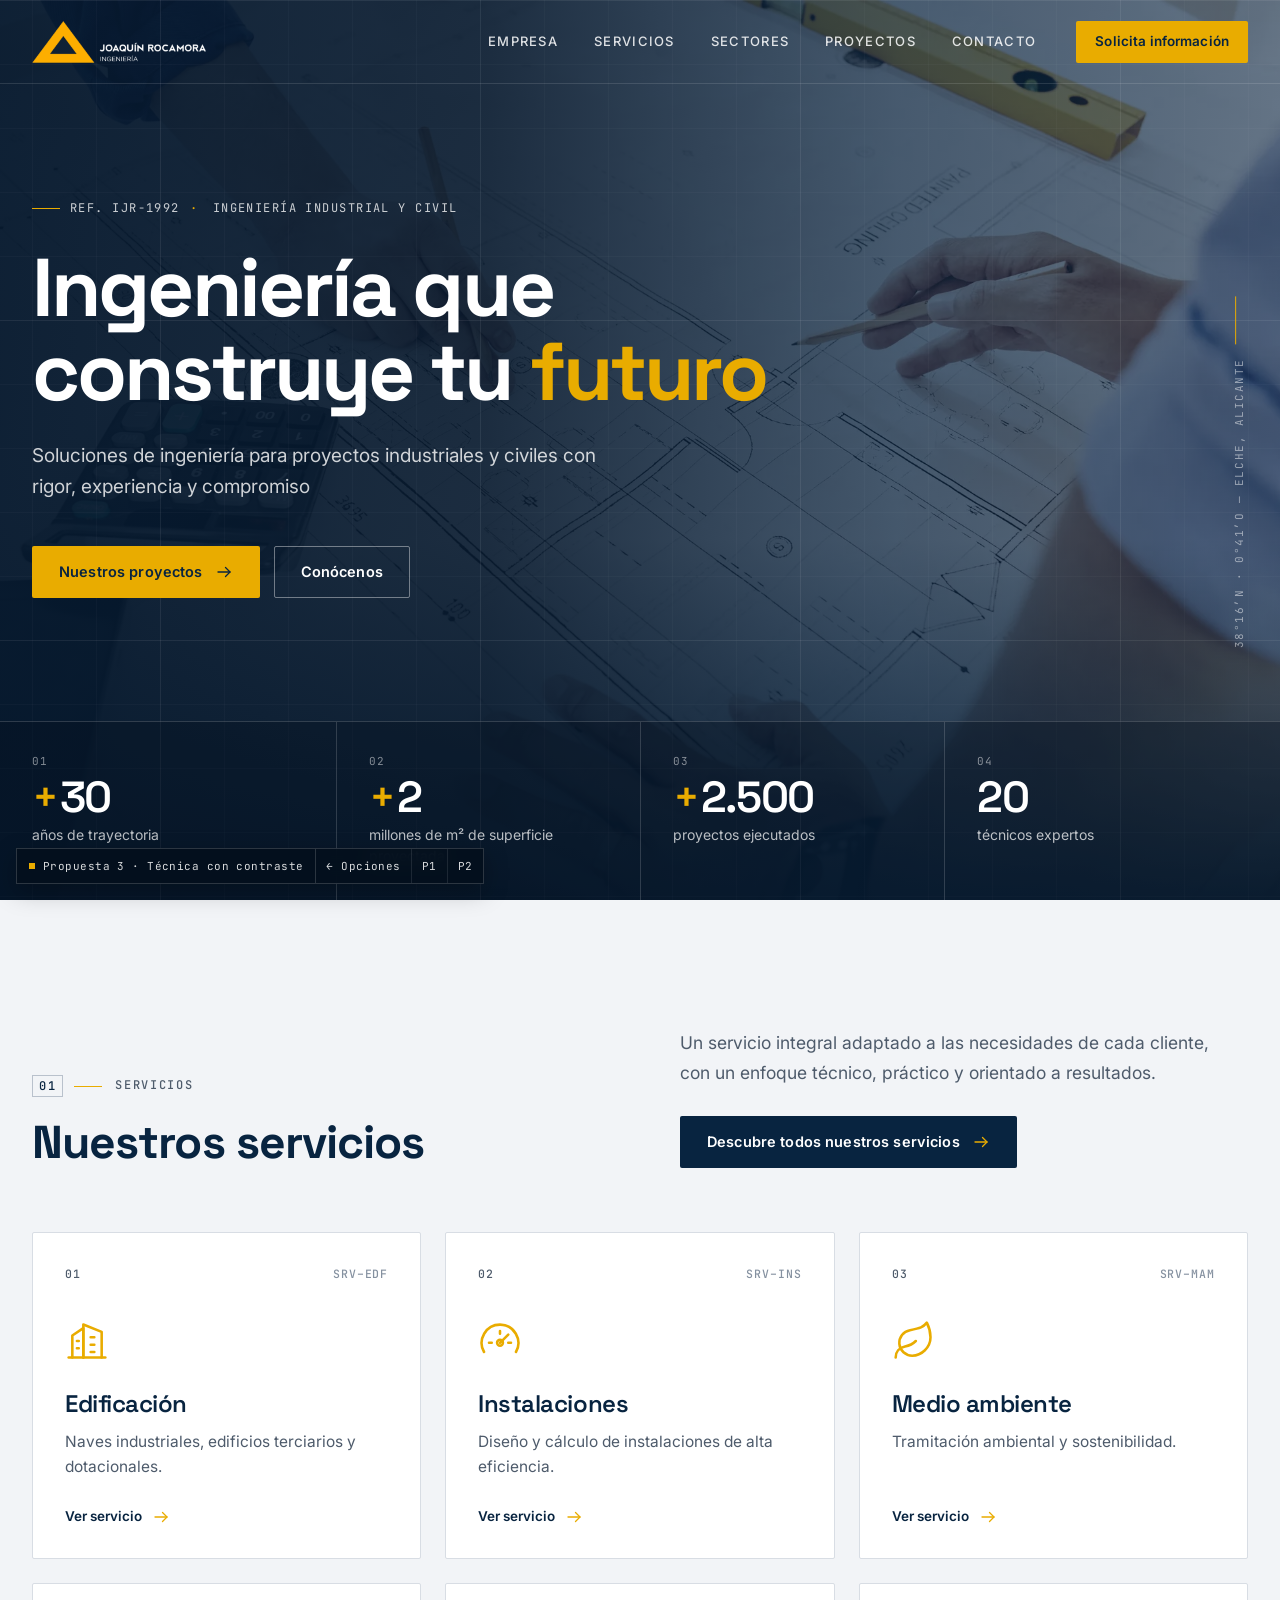
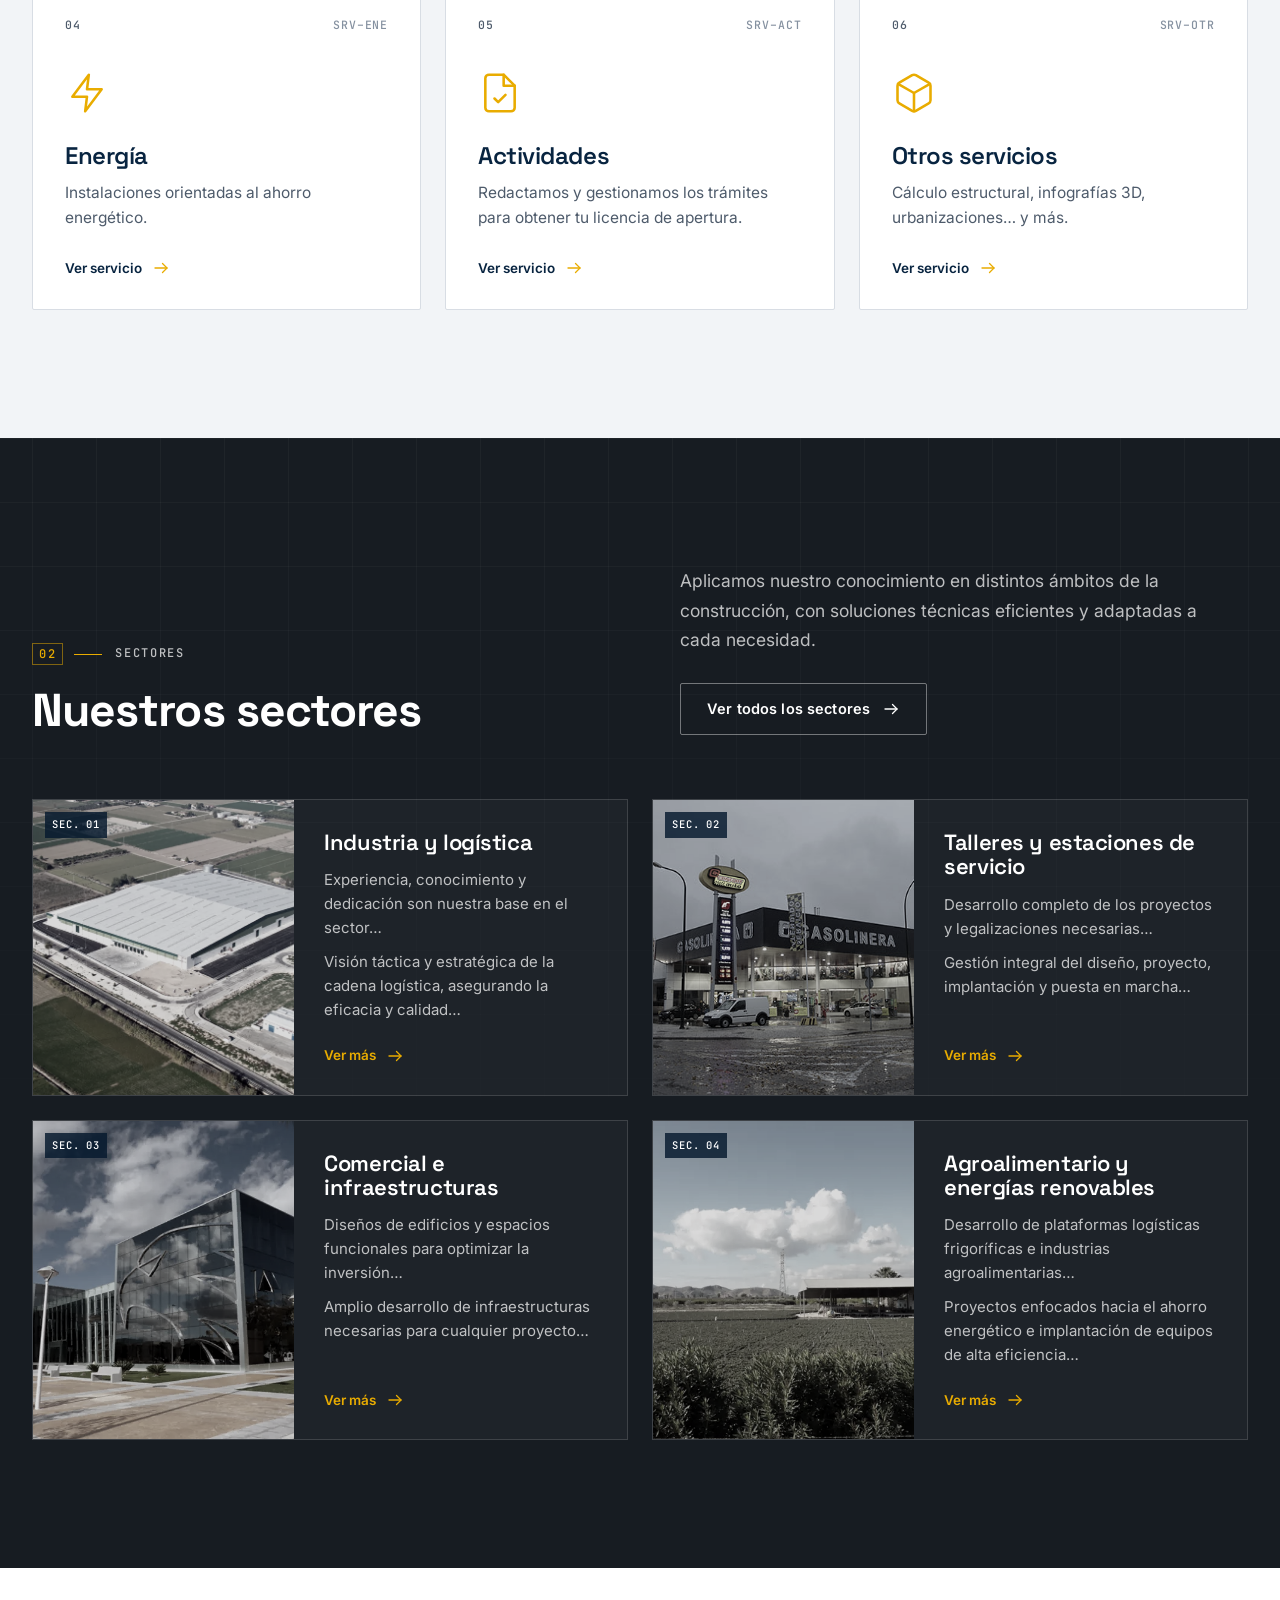
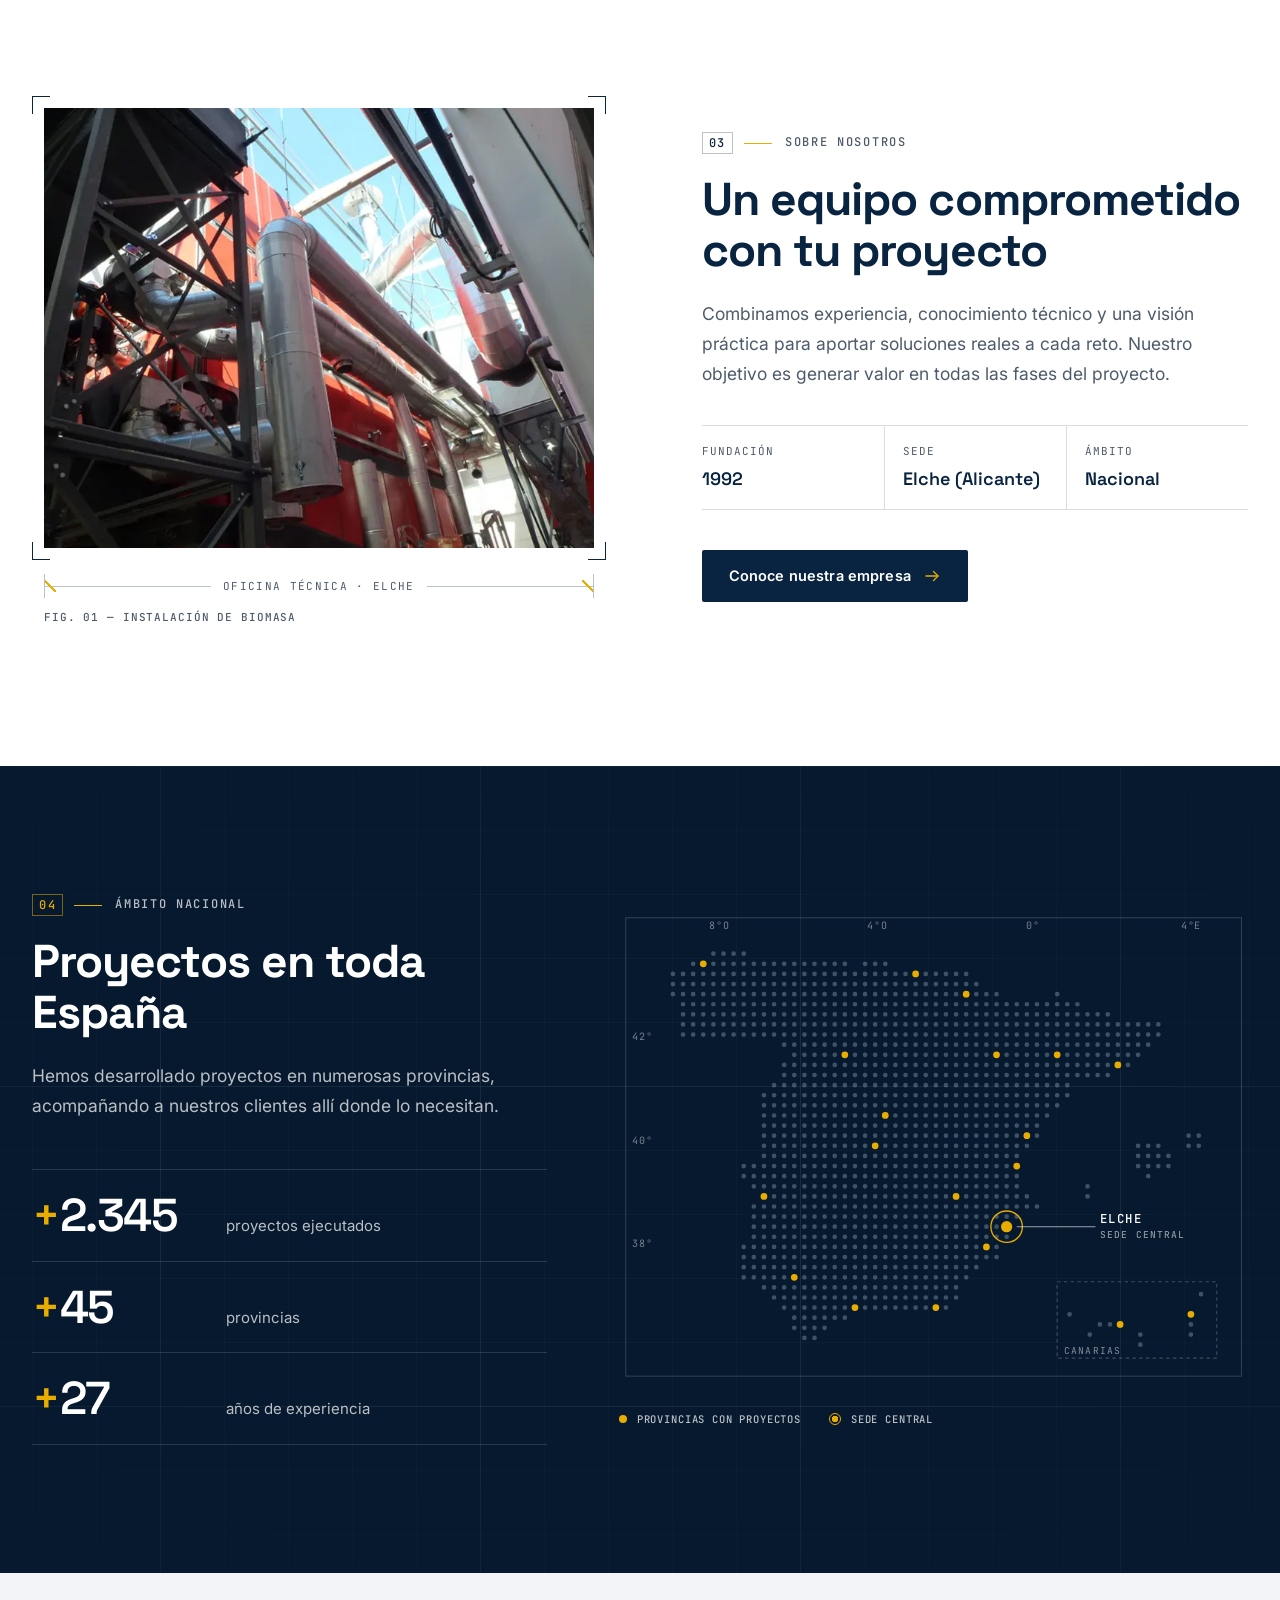
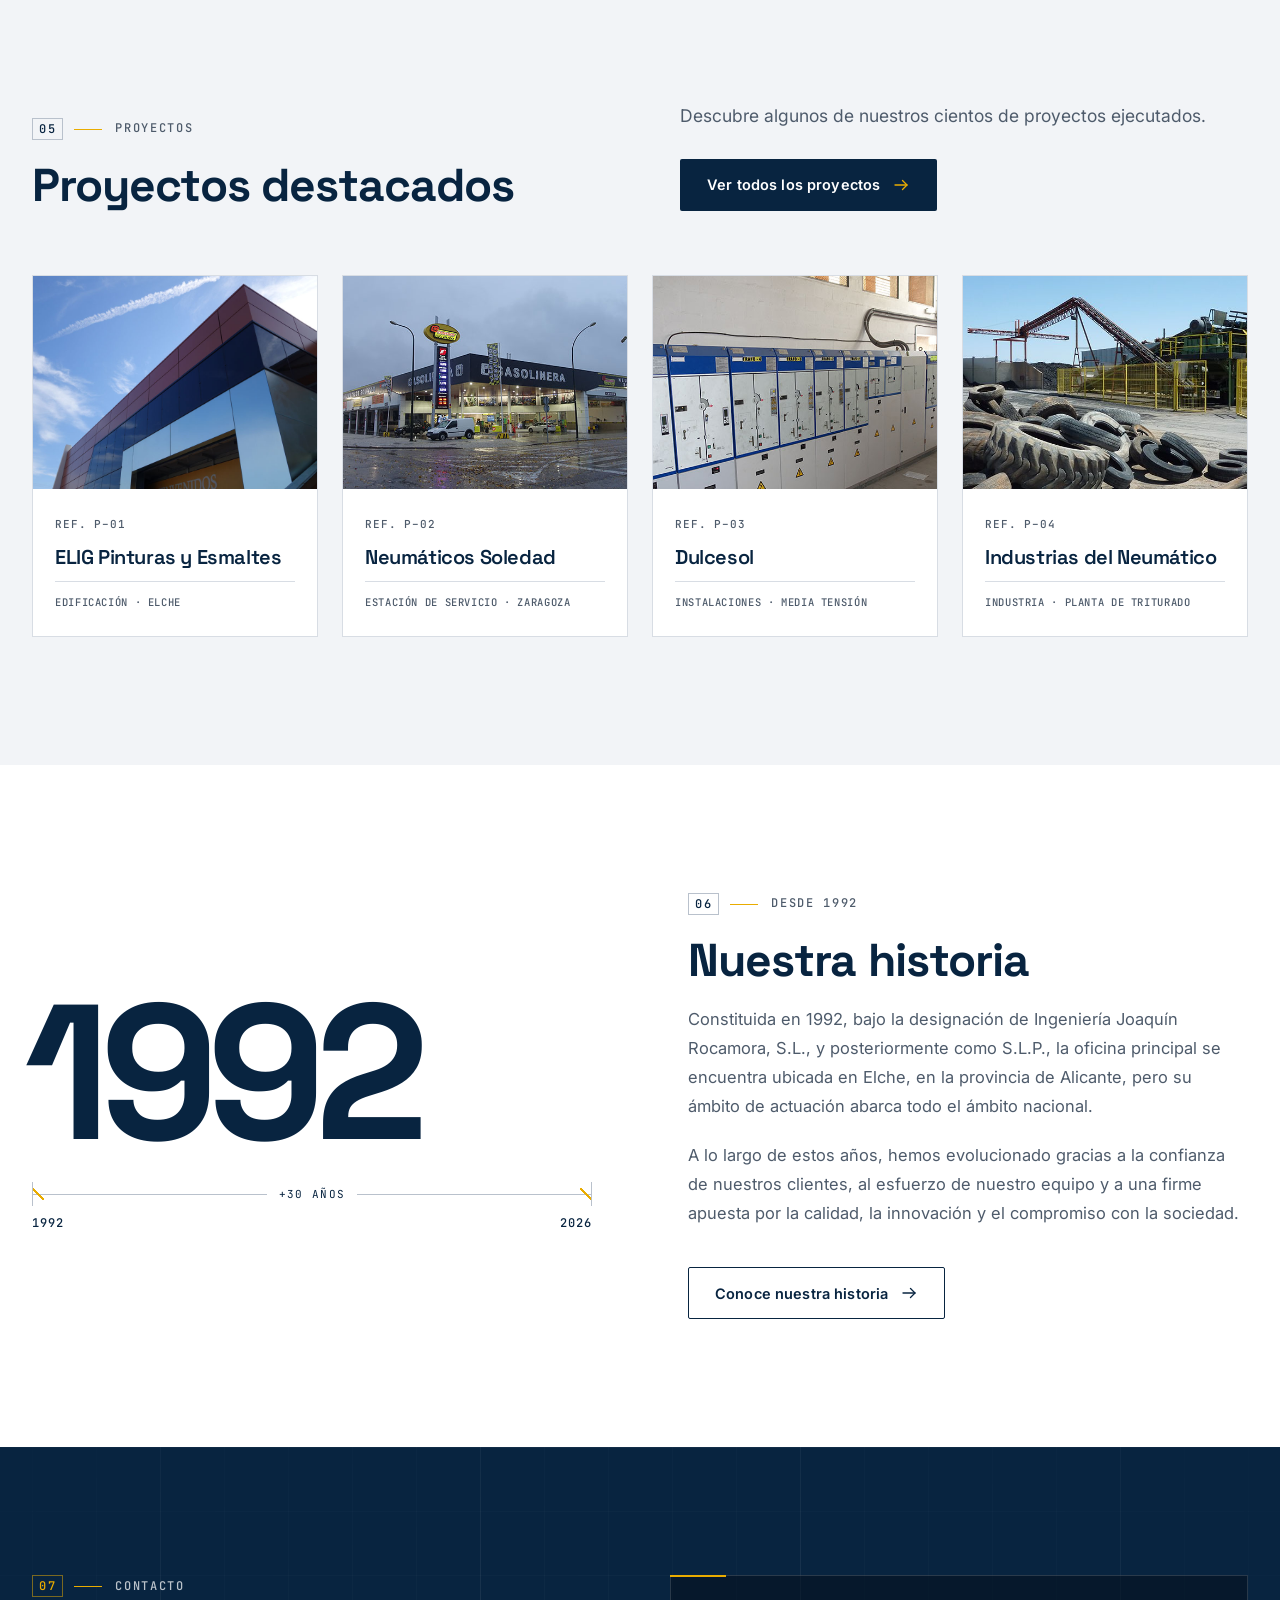
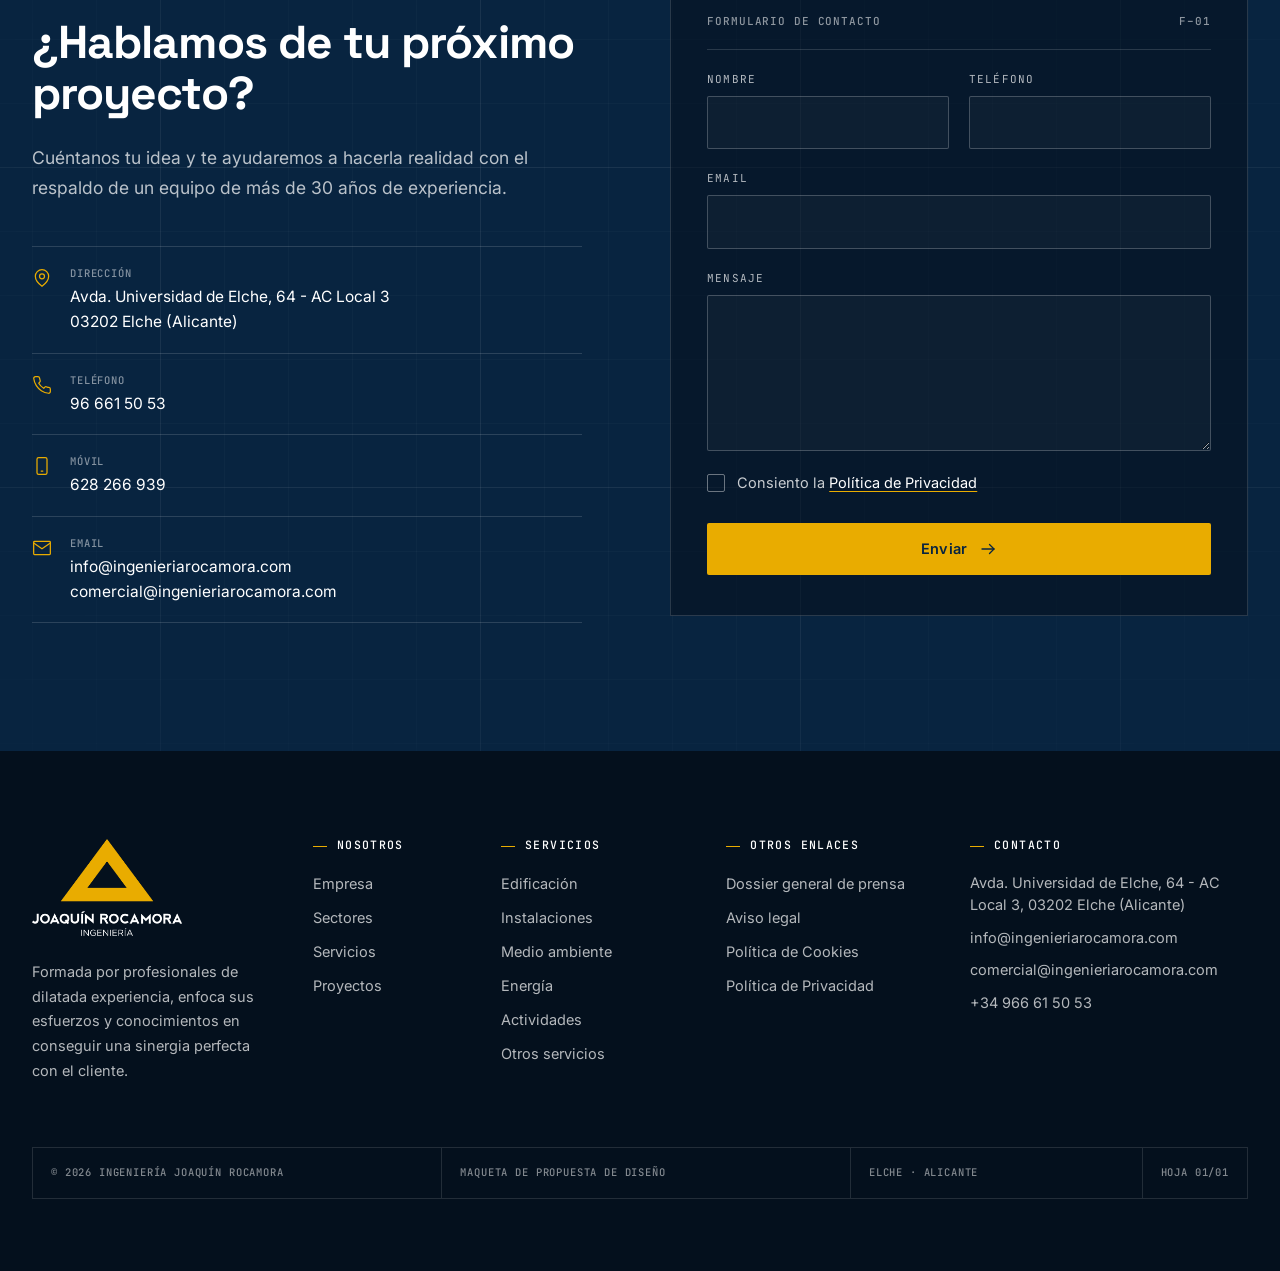
<file: propuesta-3/index.html>
<!DOCTYPE html>
<html lang="es">
<head>
  <meta charset="utf-8">
  <meta name="viewport" content="width=device-width, initial-scale=1">
  <title>Ingeniería Joaquín Rocamora · Propuesta 3 · Técnica con contraste</title>
  <meta name="description" content="Ingeniería Joaquín Rocamora: soluciones de ingeniería para proyectos industriales y civiles desde 1992. Elche (Alicante).">
  <link rel="icon" type="image/png" href="../assets/img/favicon.png">
  <link rel="preconnect" href="https://fonts.googleapis.com">
  <link rel="preconnect" href="https://fonts.gstatic.com" crossorigin>
  <link href="https://fonts.googleapis.com/css2?family=Inter:wght@400;500;600&family=JetBrains+Mono:wght@400;500&family=Space+Grotesk:wght@500;600;700&display=swap" rel="stylesheet">
  <link rel="stylesheet" href="styles.css">
  <script src="../assets/js/main.js" defer></script>
</head>
<body>

<!-- Iconos (estilo línea) -->
<svg class="sprite" aria-hidden="true" xmlns="http://www.w3.org/2000/svg">
  <symbol id="i-arrow" viewBox="0 0 24 24"><path d="M4 12h16"/><path d="m14 6 6 6-6 6"/></symbol>
  <symbol id="i-building" viewBox="0 0 24 24"><path d="M2 21h20"/><path d="M4 21V9l6-4v16"/><path d="M10 21V3l10 4v14"/><path d="M14 10h2M14 14h2M14 18h2M6.5 12h1M6.5 16h1"/></symbol>
  <symbol id="i-gauge" viewBox="0 0 24 24"><path d="M3.3 18a10 10 0 1 1 17.4 0"/><path d="m12 13 4.5-4.5"/><circle cx="12" cy="13" r="1.6"/><path d="M6 13h1.5M12 6.5V8M16.5 13H18"/></symbol>
  <symbol id="i-leaf" viewBox="0 0 24 24"><path d="M11 20A7 7 0 0 1 9.8 6.1C15.5 5 17 4.5 19 2c1 2 2 4.2 2 8 0 5.5-4.8 10-10 10Z"/><path d="M2 21c0-3 1.9-5.4 5.1-6C9.5 14.5 12 13 13 12"/></symbol>
  <symbol id="i-bolt" viewBox="0 0 24 24"><path d="M13 2 4 14h8l-1 8 9-12h-8l1-8Z"/></symbol>
  <symbol id="i-file" viewBox="0 0 24 24"><path d="M14 2H6a2 2 0 0 0-2 2v16a2 2 0 0 0 2 2h12a2 2 0 0 0 2-2V8Z"/><path d="M14 2v6h6"/><path d="m9 15 2 2 4-4"/></symbol>
  <symbol id="i-box" viewBox="0 0 24 24"><path d="M21 8a2 2 0 0 0-1-1.7l-7-4a2 2 0 0 0-2 0l-7 4A2 2 0 0 0 3 8v8a2 2 0 0 0 1 1.7l7 4a2 2 0 0 0 2 0l7-4a2 2 0 0 0 1-1.7Z"/><path d="m3.3 7 8.7 5 8.7-5"/><path d="M12 22V12"/></symbol>
  <symbol id="i-pin" viewBox="0 0 24 24"><path d="M20 10c0 6-8 12-8 12s-8-6-8-12a8 8 0 0 1 16 0Z"/><circle cx="12" cy="10" r="3"/></symbol>
  <symbol id="i-phone" viewBox="0 0 24 24"><path d="M22 16.9v3a2 2 0 0 1-2.2 2 19.8 19.8 0 0 1-8.6-3.1 19.5 19.5 0 0 1-6-6A19.8 19.8 0 0 1 2.1 4.2 2 2 0 0 1 4.1 2h3a2 2 0 0 1 2 1.7c.1 1 .4 1.9.7 2.8a2 2 0 0 1-.5 2.1L8.1 9.9a16 16 0 0 0 6 6l1.3-1.3a2 2 0 0 1 2.1-.4c.9.3 1.8.6 2.8.7a2 2 0 0 1 1.7 2Z"/></symbol>
  <symbol id="i-mobile" viewBox="0 0 24 24"><rect x="6" y="2" width="12" height="20" rx="2"/><path d="M11 18h2"/></symbol>
  <symbol id="i-mail" viewBox="0 0 24 24"><rect x="2" y="4" width="20" height="16" rx="1"/><path d="m22 6-10 7L2 6"/></symbol>
</svg>

<a class="skip" href="#main">Saltar al contenido</a>

<!-- ============ HEADER ============ -->
<header class="header" data-header>
  <div class="container header__inner">
    <a class="header__logo" href="#top" aria-label="Ingeniería Joaquín Rocamora – inicio">
      <img src="../assets/img/logo-horizontal-blanco.png" alt="Joaquín Rocamora Ingeniería" width="1207" height="292">
    </a>
    <nav class="nav" id="nav" data-nav aria-label="Principal">
      <ul class="nav__list">
        <li><a href="#empresa"><span class="nav__num">01</span>Empresa</a></li>
        <li><a href="#servicios"><span class="nav__num">02</span>Servicios</a></li>
        <li><a href="#sectores"><span class="nav__num">03</span>Sectores</a></li>
        <li><a href="#proyectos"><span class="nav__num">04</span>Proyectos</a></li>
        <li><a href="#contacto"><span class="nav__num">05</span>Contacto</a></li>
      </ul>
      <div class="nav__mobile-extra">
        <a class="btn btn--gold" href="#contacto">Solicita información <svg class="ico"><use href="#i-arrow"/></svg></a>
        <p class="nav__data">96 661 50 53 · info@ingenieriarocamora.com</p>
      </div>
    </nav>
    <a class="btn btn--gold btn--sm header__cta" href="#contacto">Solicita información</a>
    <button class="burger" type="button" data-nav-toggle aria-controls="nav" aria-expanded="false" aria-label="Abrir menú">
      <span></span><span></span><span></span>
    </button>
  </div>
</header>

<main id="main">

  <!-- ============ HERO ============ -->
  <section class="hero" id="top">
    <img class="hero__img" src="../assets/img/direccion-obra.webp" alt="Técnicos revisando planos de proyecto con lápiz, calculadora y nivel" width="2000" height="1333">
    <div class="hero__overlay" aria-hidden="true"></div>
    <div class="container hero__body">
      <p class="tag tag--light hero__tag">REF. IJR-1992<span class="tag__extra"><span>·</span> Ingeniería industrial y civil</span></p>
      <h1 class="hero__title">Ingeniería que construye tu <em>futuro</em></h1>
      <p class="hero__sub">Soluciones de ingeniería para proyectos industriales y civiles con rigor, experiencia y compromiso</p>
      <div class="hero__actions">
        <a class="btn btn--gold" href="#proyectos">Nuestros proyectos <svg class="ico"><use href="#i-arrow"/></svg></a>
        <a class="btn btn--line" href="#empresa">Conócenos</a>
      </div>
      <p class="hero__coords" aria-hidden="true">38°16′N · 0°41′O — ELCHE, ALICANTE</p>
    </div>

    <div class="hero__stats">
      <div class="container">
        <ul class="stats">
          <li class="stat">
            <span class="stat__ref">01</span>
            <span class="stat__num"><i>+</i><span data-count="30">30</span></span>
            <span class="stat__label">años de trayectoria</span>
          </li>
          <li class="stat">
            <span class="stat__ref">02</span>
            <span class="stat__num"><i>+</i><span data-count="2">2</span></span>
            <span class="stat__label">millones de m² de superficie proyectada</span>
          </li>
          <li class="stat">
            <span class="stat__ref">03</span>
            <span class="stat__num"><i>+</i><span data-count="2500">2.500</span></span>
            <span class="stat__label">proyectos ejecutados</span>
          </li>
          <li class="stat">
            <span class="stat__ref">04</span>
            <span class="stat__num"><span data-count="20">20</span></span>
            <span class="stat__label">técnicos expertos</span>
          </li>
        </ul>
      </div>
    </div>
  </section>

  <!-- ============ SERVICIOS ============ -->
  <section class="section section--light" id="servicios">
    <div class="container">
      <div class="sec-head" data-reveal>
        <div>
          <p class="eyebrow"><b>01</b> Servicios</p>
          <h2 class="sec-title">Nuestros servicios</h2>
        </div>
        <div class="sec-head__aside">
          <p class="lead">Un servicio integral adaptado a las necesidades de cada cliente, con un enfoque técnico, práctico y orientado a resultados.</p>
          <a class="btn btn--navy" href="#servicios">Descubre todos nuestros servicios <svg class="ico"><use href="#i-arrow"/></svg></a>
        </div>
      </div>

      <div class="services">
        <a class="service" href="#servicios" data-reveal>
          <span class="service__top"><span class="mono">01</span><span class="mono service__code">SRV–EDF</span></span>
          <svg class="service__icon"><use href="#i-building"/></svg>
          <h3>Edificación</h3>
          <p>Naves industriales, edificios terciarios y dotacionales.</p>
          <span class="service__more">Ver servicio <svg class="ico"><use href="#i-arrow"/></svg></span>
        </a>
        <a class="service" href="#servicios" data-reveal>
          <span class="service__top"><span class="mono">02</span><span class="mono service__code">SRV–INS</span></span>
          <svg class="service__icon"><use href="#i-gauge"/></svg>
          <h3>Instalaciones</h3>
          <p>Diseño y cálculo de instalaciones de alta eficiencia.</p>
          <span class="service__more">Ver servicio <svg class="ico"><use href="#i-arrow"/></svg></span>
        </a>
        <a class="service" href="#servicios" data-reveal>
          <span class="service__top"><span class="mono">03</span><span class="mono service__code">SRV–MAM</span></span>
          <svg class="service__icon"><use href="#i-leaf"/></svg>
          <h3>Medio ambiente</h3>
          <p>Tramitación ambiental y sostenibilidad.</p>
          <span class="service__more">Ver servicio <svg class="ico"><use href="#i-arrow"/></svg></span>
        </a>
        <a class="service" href="#servicios" data-reveal>
          <span class="service__top"><span class="mono">04</span><span class="mono service__code">SRV–ENE</span></span>
          <svg class="service__icon"><use href="#i-bolt"/></svg>
          <h3>Energía</h3>
          <p>Instalaciones orientadas al ahorro energético.</p>
          <span class="service__more">Ver servicio <svg class="ico"><use href="#i-arrow"/></svg></span>
        </a>
        <a class="service" href="#servicios" data-reveal>
          <span class="service__top"><span class="mono">05</span><span class="mono service__code">SRV–ACT</span></span>
          <svg class="service__icon"><use href="#i-file"/></svg>
          <h3>Actividades</h3>
          <p>Redactamos y gestionamos los trámites para obtener tu licencia de apertura.</p>
          <span class="service__more">Ver servicio <svg class="ico"><use href="#i-arrow"/></svg></span>
        </a>
        <a class="service" href="#servicios" data-reveal>
          <span class="service__top"><span class="mono">06</span><span class="mono service__code">SRV–OTR</span></span>
          <svg class="service__icon"><use href="#i-box"/></svg>
          <h3>Otros servicios</h3>
          <p>Cálculo estructural, infografías 3D, urbanizaciones… y más.</p>
          <span class="service__more">Ver servicio <svg class="ico"><use href="#i-arrow"/></svg></span>
        </a>
      </div>
    </div>
  </section>

  <!-- ============ SECTORES ============ -->
  <section class="section section--dark section--anthracite" id="sectores">
    <div class="container">
      <div class="sec-head" data-reveal>
        <div>
          <p class="eyebrow eyebrow--dark"><b>02</b> Sectores</p>
          <h2 class="sec-title">Nuestros sectores</h2>
        </div>
        <div class="sec-head__aside">
          <p class="lead">Aplicamos nuestro conocimiento en distintos ámbitos de la construcción, con soluciones técnicas eficientes y adaptadas a cada necesidad.</p>
          <a class="btn btn--line" href="#sectores">Ver todos los sectores <svg class="ico"><use href="#i-arrow"/></svg></a>
        </div>
      </div>

      <div class="sectors">
        <article class="sector" data-reveal>
          <div class="sector__media">
            <img src="../assets/img/CARTONAJE_VEGA_BAJA1.webp" alt="Vista aérea de una gran nave industrial entre campos" loading="lazy" width="798" height="599">
            <span class="sector__ref mono">SEC. 01</span>
          </div>
          <div class="sector__body">
            <h3>Industria y logística</h3>
            <p>Experiencia, conocimiento y dedicación son nuestra base en el sector…</p>
            <p>Visión táctica y estratégica de la cadena logística, asegurando la eficacia y calidad…</p>
            <a class="link-more" href="#sectores">Ver más <svg class="ico"><use href="#i-arrow"/></svg></a>
          </div>
        </article>
        <article class="sector" data-reveal>
          <div class="sector__media">
            <img src="../assets/img/zaragoza-05.jpg" alt="Estación de servicio iluminada en una noche lluviosa" loading="lazy" width="800" height="390">
            <span class="sector__ref mono">SEC. 02</span>
          </div>
          <div class="sector__body">
            <h3>Talleres y estaciones de servicio</h3>
            <p>Desarrollo completo de los proyectos y legalizaciones necesarias…</p>
            <p>Gestión integral del diseño, proyecto, implantación y puesta en marcha…</p>
            <a class="link-more" href="#sectores">Ver más <svg class="ico"><use href="#i-arrow"/></svg></a>
          </div>
        </article>
        <article class="sector" data-reveal>
          <div class="sector__media">
            <img src="../assets/img/SOL_DAD_CENTRAL2.webp" alt="Edificio de oficinas acristalado de diseño moderno" loading="lazy" width="797" height="530">
            <span class="sector__ref mono">SEC. 03</span>
          </div>
          <div class="sector__body">
            <h3>Comercial e infraestructuras</h3>
            <p>Diseños de edificios y espacios funcionales para optimizar la inversión…</p>
            <p>Amplio desarrollo de infraestructuras necesarias para cualquier proyecto…</p>
            <a class="link-more" href="#sectores">Ver más <svg class="ico"><use href="#i-arrow"/></svg></a>
          </div>
        </article>
        <article class="sector" data-reveal>
          <div class="sector__media">
            <img src="../assets/img/UNION_SOLAR_COSTABLANCA3.webp" alt="Campo agrícola con nave de almacenamiento al fondo" loading="lazy" width="791" height="526">
            <span class="sector__ref mono">SEC. 04</span>
          </div>
          <div class="sector__body">
            <h3>Agroalimentario y energías renovables</h3>
            <p>Desarrollo de plataformas logísticas frigoríficas e industrias agroalimentarias…</p>
            <p>Proyectos enfocados hacia el ahorro energético e implantación de equipos de alta eficiencia…</p>
            <a class="link-more" href="#sectores">Ver más <svg class="ico"><use href="#i-arrow"/></svg></a>
          </div>
        </article>
      </div>
    </div>
  </section>

  <!-- ============ SOBRE NOSOTROS ============ -->
  <section class="section section--white" id="empresa">
    <div class="container about">
      <figure class="about__figure" data-reveal>
        <div class="crop">
          <img src="../assets/img/biomasa-damel-04.webp" alt="Instalación de caldera de biomasa con estructura metálica y tuberías" loading="lazy" width="794" height="593">
        </div>
        <div class="dim dim--h" aria-hidden="true"><span>Oficina técnica · Elche</span></div>
        <figcaption class="mono">FIG. 01 — Instalación de biomasa</figcaption>
      </figure>
      <div class="about__text" data-reveal>
        <p class="eyebrow"><b>03</b> Sobre nosotros</p>
        <h2 class="sec-title">Un equipo comprometido con tu proyecto</h2>
        <p class="lead">Combinamos experiencia, conocimiento técnico y una visión práctica para aportar soluciones reales a cada reto. Nuestro objetivo es generar valor en todas las fases del proyecto.</p>
        <dl class="spec">
          <div><dt>Fundación</dt><dd>1992</dd></div>
          <div><dt>Sede</dt><dd>Elche (Alicante)</dd></div>
          <div><dt>Ámbito</dt><dd>Nacional</dd></div>
        </dl>
        <a class="btn btn--navy" href="#empresa">Conoce nuestra empresa <svg class="ico"><use href="#i-arrow"/></svg></a>
      </div>
    </div>
  </section>

  <!-- ============ PROYECTOS EN TODA ESPAÑA ============ -->
  <section class="section section--dark section--grid spain">
    <div class="container spain__inner">
      <div class="spain__text" data-reveal>
        <p class="eyebrow eyebrow--dark"><b>04</b> Ámbito nacional</p>
        <h2 class="sec-title">Proyectos en toda España</h2>
        <p class="lead">Hemos desarrollado proyectos en numerosas provincias, acompañando a nuestros clientes allí donde lo necesitan.</p>
        <ul class="spain__stats">
          <li><span class="spain__num"><i>+</i><span data-count="2500">2.500</span></span><span class="spain__label">proyectos ejecutados</span></li>
          <li><span class="spain__num"><i>+</i><span data-count="50">50</span></span><span class="spain__label">provincias</span></li>
          <li><span class="spain__num"><i>+</i><span data-count="30">30</span></span><span class="spain__label">años de experiencia</span></li>
        </ul>
      </div>

      <figure class="map" data-reveal>
        <svg viewBox="-30 -20 560 420" role="img" aria-label="Mapa de España con puntos que señalan provincias con proyectos; sede en Elche">
          <!-- marco con graduación -->
          <g class="map__frame">
            <rect x="-24" y="-14" width="548" height="408"/>
          </g>
          <g class="map__ticks">
            <text x="-18" y="95">42°</text><text x="-18" y="187">40°</text><text x="-18" y="279">38°</text>
            <text x="50" y="-4">8°O</text><text x="191" y="-4">4°O</text><text x="332" y="-4">0°</text><text x="470" y="-4">4°E</text>
          </g>
          <path class="map__dots" d="M54 18h0M63 18h0M72 18h0M81 18h0M36 27h0M45 27h0M54 27h0M63 27h0M72 27h0M81 27h0M90 27h0M99 27h0M108 27h0M117 27h0M126 27h0M135 27h0M144 27h0M153 27h0M162 27h0M171 27h0M189 27h0M198 27h0M207 27h0M18 36h0M27 36h0M36 36h0M45 36h0M54 36h0M63 36h0M72 36h0M81 36h0M90 36h0M99 36h0M108 36h0M117 36h0M126 36h0M135 36h0M144 36h0M153 36h0M162 36h0M171 36h0M180 36h0M189 36h0M198 36h0M207 36h0M216 36h0M225 36h0M234 36h0M243 36h0M252 36h0M261 36h0M270 36h0M279 36h0M18 45h0M27 45h0M36 45h0M45 45h0M54 45h0M63 45h0M72 45h0M81 45h0M90 45h0M99 45h0M108 45h0M117 45h0M126 45h0M135 45h0M144 45h0M153 45h0M162 45h0M171 45h0M180 45h0M189 45h0M198 45h0M207 45h0M216 45h0M225 45h0M234 45h0M243 45h0M252 45h0M261 45h0M270 45h0M279 45h0M288 45h0M18 54h0M27 54h0M36 54h0M45 54h0M54 54h0M63 54h0M72 54h0M81 54h0M90 54h0M99 54h0M108 54h0M117 54h0M126 54h0M135 54h0M144 54h0M153 54h0M162 54h0M171 54h0M180 54h0M189 54h0M198 54h0M207 54h0M216 54h0M225 54h0M234 54h0M243 54h0M252 54h0M261 54h0M270 54h0M279 54h0M288 54h0M297 54h0M306 54h0M360 54h0M27 63h0M36 63h0M45 63h0M54 63h0M63 63h0M72 63h0M81 63h0M90 63h0M99 63h0M108 63h0M117 63h0M126 63h0M135 63h0M144 63h0M153 63h0M162 63h0M171 63h0M180 63h0M189 63h0M198 63h0M207 63h0M216 63h0M225 63h0M234 63h0M243 63h0M252 63h0M261 63h0M270 63h0M279 63h0M288 63h0M297 63h0M306 63h0M315 63h0M324 63h0M333 63h0M342 63h0M351 63h0M360 63h0M369 63h0M378 63h0M27 72h0M36 72h0M45 72h0M54 72h0M63 72h0M72 72h0M81 72h0M90 72h0M99 72h0M108 72h0M117 72h0M126 72h0M135 72h0M144 72h0M153 72h0M162 72h0M171 72h0M180 72h0M189 72h0M198 72h0M207 72h0M216 72h0M225 72h0M234 72h0M243 72h0M252 72h0M261 72h0M270 72h0M279 72h0M288 72h0M297 72h0M306 72h0M315 72h0M324 72h0M333 72h0M342 72h0M351 72h0M360 72h0M369 72h0M378 72h0M387 72h0M396 72h0M405 72h0M27 81h0M36 81h0M45 81h0M54 81h0M63 81h0M72 81h0M81 81h0M90 81h0M99 81h0M108 81h0M117 81h0M126 81h0M135 81h0M144 81h0M153 81h0M162 81h0M171 81h0M180 81h0M189 81h0M198 81h0M207 81h0M216 81h0M225 81h0M234 81h0M243 81h0M252 81h0M261 81h0M270 81h0M279 81h0M288 81h0M297 81h0M306 81h0M315 81h0M324 81h0M333 81h0M342 81h0M351 81h0M360 81h0M369 81h0M378 81h0M387 81h0M396 81h0M405 81h0M414 81h0M423 81h0M432 81h0M441 81h0M450 81h0M27 90h0M36 90h0M45 90h0M54 90h0M63 90h0M72 90h0M81 90h0M90 90h0M99 90h0M108 90h0M117 90h0M126 90h0M135 90h0M144 90h0M153 90h0M162 90h0M171 90h0M180 90h0M189 90h0M198 90h0M207 90h0M216 90h0M225 90h0M234 90h0M243 90h0M252 90h0M261 90h0M270 90h0M279 90h0M288 90h0M297 90h0M306 90h0M315 90h0M324 90h0M333 90h0M342 90h0M351 90h0M360 90h0M369 90h0M378 90h0M387 90h0M396 90h0M405 90h0M414 90h0M423 90h0M432 90h0M441 90h0M450 90h0M117 99h0M126 99h0M135 99h0M144 99h0M153 99h0M162 99h0M171 99h0M180 99h0M189 99h0M198 99h0M207 99h0M216 99h0M225 99h0M234 99h0M243 99h0M252 99h0M261 99h0M270 99h0M279 99h0M288 99h0M297 99h0M306 99h0M315 99h0M324 99h0M333 99h0M342 99h0M351 99h0M360 99h0M369 99h0M378 99h0M387 99h0M396 99h0M405 99h0M414 99h0M423 99h0M432 99h0M441 99h0M126 108h0M135 108h0M144 108h0M153 108h0M162 108h0M171 108h0M180 108h0M189 108h0M198 108h0M207 108h0M216 108h0M225 108h0M234 108h0M243 108h0M252 108h0M261 108h0M270 108h0M279 108h0M288 108h0M297 108h0M306 108h0M315 108h0M324 108h0M333 108h0M342 108h0M351 108h0M360 108h0M369 108h0M378 108h0M387 108h0M396 108h0M405 108h0M414 108h0M423 108h0M432 108h0M117 117h0M126 117h0M135 117h0M144 117h0M153 117h0M162 117h0M171 117h0M180 117h0M189 117h0M198 117h0M207 117h0M216 117h0M225 117h0M234 117h0M243 117h0M252 117h0M261 117h0M270 117h0M279 117h0M288 117h0M297 117h0M306 117h0M315 117h0M324 117h0M333 117h0M342 117h0M351 117h0M360 117h0M369 117h0M378 117h0M387 117h0M396 117h0M405 117h0M414 117h0M423 117h0M117 126h0M126 126h0M135 126h0M144 126h0M153 126h0M162 126h0M171 126h0M180 126h0M189 126h0M198 126h0M207 126h0M216 126h0M225 126h0M234 126h0M243 126h0M252 126h0M261 126h0M270 126h0M279 126h0M288 126h0M297 126h0M306 126h0M315 126h0M324 126h0M333 126h0M342 126h0M351 126h0M360 126h0M369 126h0M378 126h0M387 126h0M396 126h0M405 126h0M108 135h0M117 135h0M126 135h0M135 135h0M144 135h0M153 135h0M162 135h0M171 135h0M180 135h0M189 135h0M198 135h0M207 135h0M216 135h0M225 135h0M234 135h0M243 135h0M252 135h0M261 135h0M270 135h0M279 135h0M288 135h0M297 135h0M306 135h0M315 135h0M324 135h0M333 135h0M342 135h0M351 135h0M360 135h0M369 135h0M99 144h0M108 144h0M117 144h0M126 144h0M135 144h0M144 144h0M153 144h0M162 144h0M171 144h0M180 144h0M189 144h0M198 144h0M207 144h0M216 144h0M225 144h0M234 144h0M243 144h0M252 144h0M261 144h0M270 144h0M279 144h0M288 144h0M297 144h0M306 144h0M315 144h0M324 144h0M333 144h0M342 144h0M351 144h0M360 144h0M369 144h0M99 153h0M108 153h0M117 153h0M126 153h0M135 153h0M144 153h0M153 153h0M162 153h0M171 153h0M180 153h0M189 153h0M198 153h0M207 153h0M216 153h0M225 153h0M234 153h0M243 153h0M252 153h0M261 153h0M270 153h0M279 153h0M288 153h0M297 153h0M306 153h0M315 153h0M324 153h0M333 153h0M342 153h0M351 153h0M360 153h0M99 162h0M108 162h0M117 162h0M126 162h0M135 162h0M144 162h0M153 162h0M162 162h0M171 162h0M180 162h0M189 162h0M198 162h0M207 162h0M216 162h0M225 162h0M234 162h0M243 162h0M252 162h0M261 162h0M270 162h0M279 162h0M288 162h0M297 162h0M306 162h0M315 162h0M324 162h0M333 162h0M342 162h0M351 162h0M99 171h0M108 171h0M117 171h0M126 171h0M135 171h0M144 171h0M153 171h0M162 171h0M171 171h0M180 171h0M189 171h0M198 171h0M207 171h0M216 171h0M225 171h0M234 171h0M243 171h0M252 171h0M261 171h0M270 171h0M279 171h0M288 171h0M297 171h0M306 171h0M315 171h0M324 171h0M333 171h0M342 171h0M99 180h0M108 180h0M117 180h0M126 180h0M135 180h0M144 180h0M153 180h0M162 180h0M171 180h0M180 180h0M189 180h0M198 180h0M207 180h0M216 180h0M225 180h0M234 180h0M243 180h0M252 180h0M261 180h0M270 180h0M279 180h0M288 180h0M297 180h0M306 180h0M315 180h0M324 180h0M333 180h0M342 180h0M99 189h0M108 189h0M117 189h0M126 189h0M135 189h0M144 189h0M153 189h0M162 189h0M171 189h0M180 189h0M189 189h0M198 189h0M207 189h0M216 189h0M225 189h0M234 189h0M243 189h0M252 189h0M261 189h0M270 189h0M279 189h0M288 189h0M297 189h0M306 189h0M315 189h0M324 189h0M333 189h0M99 198h0M108 198h0M117 198h0M126 198h0M135 198h0M144 198h0M153 198h0M162 198h0M171 198h0M180 198h0M189 198h0M198 198h0M207 198h0M216 198h0M225 198h0M234 198h0M243 198h0M252 198h0M261 198h0M270 198h0M279 198h0M288 198h0M297 198h0M306 198h0M315 198h0M324 198h0M81 207h0M90 207h0M99 207h0M108 207h0M117 207h0M126 207h0M135 207h0M144 207h0M153 207h0M162 207h0M171 207h0M180 207h0M189 207h0M198 207h0M207 207h0M216 207h0M225 207h0M234 207h0M243 207h0M252 207h0M261 207h0M270 207h0M279 207h0M288 207h0M297 207h0M306 207h0M315 207h0M324 207h0M81 216h0M90 216h0M99 216h0M108 216h0M117 216h0M126 216h0M135 216h0M144 216h0M153 216h0M162 216h0M171 216h0M180 216h0M189 216h0M198 216h0M207 216h0M216 216h0M225 216h0M234 216h0M243 216h0M252 216h0M261 216h0M270 216h0M279 216h0M288 216h0M297 216h0M306 216h0M315 216h0M324 216h0M90 225h0M99 225h0M108 225h0M117 225h0M126 225h0M135 225h0M144 225h0M153 225h0M162 225h0M171 225h0M180 225h0M189 225h0M198 225h0M207 225h0M216 225h0M225 225h0M234 225h0M243 225h0M252 225h0M261 225h0M270 225h0M279 225h0M288 225h0M297 225h0M306 225h0M315 225h0M324 225h0M99 234h0M108 234h0M117 234h0M126 234h0M135 234h0M144 234h0M153 234h0M162 234h0M171 234h0M180 234h0M189 234h0M198 234h0M207 234h0M216 234h0M225 234h0M234 234h0M243 234h0M252 234h0M261 234h0M270 234h0M279 234h0M288 234h0M297 234h0M306 234h0M315 234h0M324 234h0M333 234h0M90 243h0M99 243h0M108 243h0M117 243h0M126 243h0M135 243h0M144 243h0M153 243h0M162 243h0M171 243h0M180 243h0M189 243h0M198 243h0M207 243h0M216 243h0M225 243h0M234 243h0M243 243h0M252 243h0M261 243h0M270 243h0M279 243h0M288 243h0M297 243h0M306 243h0M315 243h0M324 243h0M333 243h0M342 243h0M90 252h0M99 252h0M108 252h0M117 252h0M126 252h0M135 252h0M144 252h0M153 252h0M162 252h0M171 252h0M180 252h0M189 252h0M198 252h0M207 252h0M216 252h0M225 252h0M234 252h0M243 252h0M252 252h0M261 252h0M270 252h0M279 252h0M288 252h0M297 252h0M306 252h0M315 252h0M324 252h0M90 261h0M99 261h0M108 261h0M117 261h0M126 261h0M135 261h0M144 261h0M153 261h0M162 261h0M171 261h0M180 261h0M189 261h0M198 261h0M207 261h0M216 261h0M225 261h0M234 261h0M243 261h0M252 261h0M261 261h0M270 261h0M279 261h0M288 261h0M297 261h0M306 261h0M315 261h0M90 270h0M99 270h0M108 270h0M117 270h0M126 270h0M135 270h0M144 270h0M153 270h0M162 270h0M171 270h0M180 270h0M189 270h0M198 270h0M207 270h0M216 270h0M225 270h0M234 270h0M243 270h0M252 270h0M261 270h0M270 270h0M279 270h0M288 270h0M297 270h0M306 270h0M315 270h0M81 279h0M90 279h0M99 279h0M108 279h0M117 279h0M126 279h0M135 279h0M144 279h0M153 279h0M162 279h0M171 279h0M180 279h0M189 279h0M198 279h0M207 279h0M216 279h0M225 279h0M234 279h0M243 279h0M252 279h0M261 279h0M270 279h0M279 279h0M288 279h0M297 279h0M306 279h0M81 288h0M90 288h0M99 288h0M108 288h0M117 288h0M126 288h0M135 288h0M144 288h0M153 288h0M162 288h0M171 288h0M180 288h0M189 288h0M198 288h0M207 288h0M216 288h0M225 288h0M234 288h0M243 288h0M252 288h0M261 288h0M270 288h0M279 288h0M288 288h0M297 288h0M306 288h0M81 297h0M90 297h0M99 297h0M108 297h0M117 297h0M126 297h0M135 297h0M144 297h0M153 297h0M162 297h0M171 297h0M180 297h0M189 297h0M198 297h0M207 297h0M216 297h0M225 297h0M234 297h0M243 297h0M252 297h0M261 297h0M270 297h0M279 297h0M288 297h0M81 306h0M90 306h0M99 306h0M108 306h0M117 306h0M126 306h0M135 306h0M144 306h0M153 306h0M162 306h0M171 306h0M180 306h0M189 306h0M198 306h0M207 306h0M216 306h0M225 306h0M234 306h0M243 306h0M252 306h0M261 306h0M270 306h0M279 306h0M99 315h0M108 315h0M117 315h0M126 315h0M135 315h0M144 315h0M153 315h0M162 315h0M171 315h0M180 315h0M189 315h0M198 315h0M207 315h0M216 315h0M225 315h0M234 315h0M243 315h0M252 315h0M261 315h0M270 315h0M108 324h0M117 324h0M126 324h0M135 324h0M144 324h0M153 324h0M162 324h0M171 324h0M180 324h0M189 324h0M198 324h0M207 324h0M216 324h0M225 324h0M234 324h0M243 324h0M252 324h0M261 324h0M270 324h0M117 333h0M126 333h0M135 333h0M144 333h0M153 333h0M162 333h0M171 333h0M180 333h0M189 333h0M198 333h0M207 333h0M216 333h0M225 333h0M234 333h0M243 333h0M252 333h0M261 333h0M126 342h0M135 342h0M144 342h0M153 342h0M162 342h0M171 342h0M126 351h0M135 351h0M144 351h0M153 351h0M135 360h0M144 360h0M477 180h0M486 180h0M432 189h0M441 189h0M450 189h0M477 189h0M486 189h0M432 198h0M441 198h0M450 198h0M459 198h0M432 207h0M441 207h0M450 207h0M459 207h0M441 216h0M387 225h0M387 234h0"/>
          <!-- Canarias -->
          <rect class="map__inset" x="360" y="310" width="142" height="68"/>
          <text class="map__inset-label" x="366" y="374">CANARIAS</text>
          <path class="map__dots" d="M488 321h0M371 339h0M479 339h0M398 348h0M407 348h0M416 348h0M479 348h0M389 357h0M434 357h0M479 357h0M434 366h0"/>
          <!-- provincias con proyectos -->
          <path class="map__gold" d="M306 108h0M207 162h0M324 207h0M297 279h0M414 117h0M126 306h0M234 36h0M171 108h0M180 333h0M270 234h0M45 27h0M252 333h0M360 108h0M198 189h0M279 54h0M99 234h0M333 180h0M416 348h0M479 339h0"/>
          <!-- sede -->
          <g class="map__hq">
            <circle class="map__pulse" cx="315" cy="261" r="14"/>
            <circle cx="315" cy="261" r="5"/>
            <path d="M324 261h70" class="map__leader"/>
            <text x="398" y="258">ELCHE</text>
            <text x="398" y="271" class="map__sub">SEDE CENTRAL</text>
          </g>
        </svg>
        <figcaption class="map__legend mono">
          <span><i class="dot dot--gold"></i>Provincias con proyectos</span>
          <span><i class="dot dot--ring"></i>Sede central</span>
        </figcaption>
      </figure>
    </div>
  </section>

  <!-- ============ PROYECTOS DESTACADOS ============ -->
  <section class="section section--light" id="proyectos">
    <div class="container">
      <div class="sec-head" data-reveal>
        <div>
          <p class="eyebrow"><b>05</b> Proyectos</p>
          <h2 class="sec-title">Proyectos destacados</h2>
        </div>
        <div class="sec-head__aside">
          <p class="lead">Descubre algunos de nuestros cientos de proyectos ejecutados.</p>
          <a class="btn btn--navy" href="#proyectos">Ver todos los proyectos <svg class="ico"><use href="#i-arrow"/></svg></a>
        </div>
      </div>
    </div>
    <div class="container projects-wrap">
      <ul class="projects" aria-label="Proyectos destacados">
        <li class="project" data-reveal>
          <a href="#proyectos">
            <div class="project__media"><img src="../assets/img/ELIG_02.jpg" alt="Fachada del edificio de ELIG Pinturas y Esmaltes con panel composite y cristal" loading="lazy" width="800" height="600"></div>
            <div class="project__body">
              <span class="project__ref mono">REF. P–01</span>
              <h3>ELIG Pinturas y Esmaltes</h3>
              <span class="project__meta mono">Edificación · Elche</span>
            </div>
          </a>
        </li>
        <li class="project" data-reveal>
          <a href="#proyectos">
            <div class="project__media"><img src="../assets/img/zaragoza-05.jpg" alt="Estación de servicio de Neumáticos Soledad en Zaragoza" loading="lazy" width="800" height="390"></div>
            <div class="project__body">
              <span class="project__ref mono">REF. P–02</span>
              <h3>Neumáticos Soledad</h3>
              <span class="project__meta mono">Estación de servicio · Zaragoza</span>
            </div>
          </a>
        </li>
        <li class="project" data-reveal>
          <a href="#proyectos">
            <div class="project__media"><img src="../assets/img/DULCESOL-03.jpg" alt="Celdas eléctricas de media tensión del proyecto Dulcesol" loading="lazy" width="800" height="390"></div>
            <div class="project__body">
              <span class="project__ref mono">REF. P–03</span>
              <h3>Dulcesol</h3>
              <span class="project__meta mono">Instalaciones · Media tensión</span>
            </div>
          </a>
        </li>
        <li class="project" data-reveal>
          <a href="#proyectos">
            <div class="project__media"><img src="../assets/img/SOLEDAD-TRITURADO-5.jpg" alt="Planta de triturado de neumáticos de Industrias del Neumático" loading="lazy" width="800" height="390"></div>
            <div class="project__body">
              <span class="project__ref mono">REF. P–04</span>
              <h3>Industrias del Neumático</h3>
              <span class="project__meta mono">Industria · Planta de triturado</span>
            </div>
          </a>
        </li>
      </ul>
      <p class="projects__hint mono" aria-hidden="true">Desliza <svg class="ico"><use href="#i-arrow"/></svg></p>
    </div>
  </section>

  <!-- ============ HISTORIA ============ -->
  <section class="section section--white history">
    <div class="container history__inner">
      <div class="history__year" data-reveal>
        <p class="history__big" aria-hidden="true">1992</p>
        <div class="dim dim--h dim--dark" aria-hidden="true">
          <span>+30 años</span>
        </div>
        <div class="history__ends mono" aria-hidden="true"><span>1992</span><span>2026</span></div>
      </div>
      <div class="history__text" data-reveal>
        <p class="eyebrow"><b>06</b> Desde 1992</p>
        <h2 class="sec-title">Nuestra historia</h2>
        <p>Constituida en 1992, bajo la designación de Ingeniería Joaquín Rocamora, S.L., y posteriormente como S.L.P., la oficina principal se encuentra ubicada en Elche, en la provincia de Alicante, pero su ámbito de actuación abarca todo el ámbito nacional.</p>
        <p>A lo largo de estos años, hemos evolucionado gracias a la confianza de nuestros clientes, al esfuerzo de nuestro equipo y a una firme apuesta por la calidad, la innovación y el compromiso con la sociedad.</p>
        <a class="btn btn--outline" href="#top">Conoce nuestra historia <svg class="ico"><use href="#i-arrow"/></svg></a>
      </div>
    </div>
  </section>

  <!-- ============ CONTACTO ============ -->
  <section class="section section--dark section--grid contact" id="contacto">
    <div class="container contact__inner">
      <div class="contact__info" data-reveal>
        <p class="eyebrow eyebrow--dark"><b>07</b> Contacto</p>
        <h2 class="sec-title">¿Hablamos de tu próximo proyecto?</h2>
        <p class="lead">Cuéntanos tu idea y te ayudaremos a hacerla realidad con el respaldo de un equipo de más de 30 años de experiencia.</p>
        <ul class="contact__list">
          <li>
            <svg class="ico"><use href="#i-pin"/></svg>
            <div><span class="mono">Dirección</span>Avda. Universidad de Elche, 64 - AC Local 3<br>03202 Elche (Alicante)</div>
          </li>
          <li>
            <svg class="ico"><use href="#i-phone"/></svg>
            <div><span class="mono">Teléfono</span><a href="tel:+34966615053">96 661 50 53</a></div>
          </li>
          <li>
            <svg class="ico"><use href="#i-mobile"/></svg>
            <div><span class="mono">Móvil</span><a href="tel:+34628266939">628 266 939</a></div>
          </li>
          <li>
            <svg class="ico"><use href="#i-mail"/></svg>
            <div><span class="mono">Email</span><a href="mailto:info@ingenieriarocamora.com">info@ingenieriarocamora.com</a><br><a href="mailto:comercial@ingenieriarocamora.com">comercial@ingenieriarocamora.com</a></div>
          </li>
        </ul>
      </div>

      <form class="form" data-demo data-reveal>
        <p class="form__head mono"><span>Formulario de contacto</span><span>F–01</span></p>
        <div class="form__row">
          <label class="field">
            <span class="field__label">Nombre</span>
            <input type="text" name="nombre" autocomplete="name" required>
          </label>
          <label class="field">
            <span class="field__label">Teléfono</span>
            <input type="tel" name="telefono" autocomplete="tel">
          </label>
        </div>
        <label class="field">
          <span class="field__label">Email</span>
          <input type="email" name="email" autocomplete="email" required>
        </label>
        <label class="field">
          <span class="field__label">Mensaje</span>
          <textarea name="mensaje" rows="5" required></textarea>
        </label>
        <label class="check">
          <input type="checkbox" name="privacidad" required>
          <span class="check__box" aria-hidden="true"></span>
          <span>Consiento la <a href="#contacto">Política de Privacidad</a></span>
        </label>
        <button class="btn btn--gold btn--block" type="submit">Enviar <svg class="ico"><use href="#i-arrow"/></svg></button>
      </form>
    </div>
  </section>
</main>

<!-- ============ FOOTER ============ -->
<footer class="footer">
  <div class="container">
    <div class="footer__top">
      <div class="footer__brand">
        <img src="../assets/img/logo-vertical-blanco.png" alt="Joaquín Rocamora Ingeniería" width="291" height="188" loading="lazy">
        <p>Formada por profesionales de dilatada experiencia, enfoca sus esfuerzos y conocimientos en conseguir una sinergia perfecta con el cliente.</p>
      </div>
      <nav class="footer__col" aria-label="Nosotros">
        <h3 class="mono">Nosotros</h3>
        <ul>
          <li><a href="#empresa">Empresa</a></li>
          <li><a href="#sectores">Sectores</a></li>
          <li><a href="#servicios">Servicios</a></li>
          <li><a href="#proyectos">Proyectos</a></li>
        </ul>
      </nav>
      <nav class="footer__col" aria-label="Servicios">
        <h3 class="mono">Servicios</h3>
        <ul>
          <li><a href="#servicios">Edificación</a></li>
          <li><a href="#servicios">Instalaciones</a></li>
          <li><a href="#servicios">Medio ambiente</a></li>
          <li><a href="#servicios">Energía</a></li>
          <li><a href="#servicios">Actividades</a></li>
          <li><a href="#servicios">Otros servicios</a></li>
        </ul>
      </nav>
      <nav class="footer__col" aria-label="Otros enlaces">
        <h3 class="mono">Otros enlaces</h3>
        <ul>
          <li><a href="#top">Dossier general de prensa</a></li>
          <li><a href="#top">Aviso legal</a></li>
          <li><a href="#top">Política de Cookies</a></li>
          <li><a href="#top">Política de Privacidad</a></li>
        </ul>
      </nav>
      <div class="footer__col">
        <h3 class="mono">Contacto</h3>
        <ul class="footer__contact">
          <li>Avda. Universidad de Elche, 64 - AC Local 3, 03202 Elche (Alicante)</li>
          <li><a href="mailto:info@ingenieriarocamora.com">info@ingenieriarocamora.com</a></li>
          <li><a href="mailto:comercial@ingenieriarocamora.com">comercial@ingenieriarocamora.com</a></li>
          <li><a href="tel:+34966615053">+34 966 61 50 53</a></li>
        </ul>
      </div>
    </div>
    <div class="footer__block mono">
      <span>© 2026 Ingeniería Joaquín Rocamora</span>
      <span>Maqueta de propuesta de diseño</span>
      <span>Elche · Alicante</span>
      <span>Hoja 01/01</span>
    </div>
  </div>
</footer>

<!-- Etiqueta de propuesta -->
<aside class="proposal" aria-label="Navegación entre propuestas">
  <span class="proposal__name"><i></i>Propuesta 3<span class="proposal__full">&nbsp;· Técnica con contraste</span></span>
  <span class="proposal__links">
    <a href="../">← Opciones</a>
    <a href="../propuesta-1/">P1</a>
    <a href="../propuesta-2/">P2</a>
  </span>
</aside>

</body>
</html>
</file>
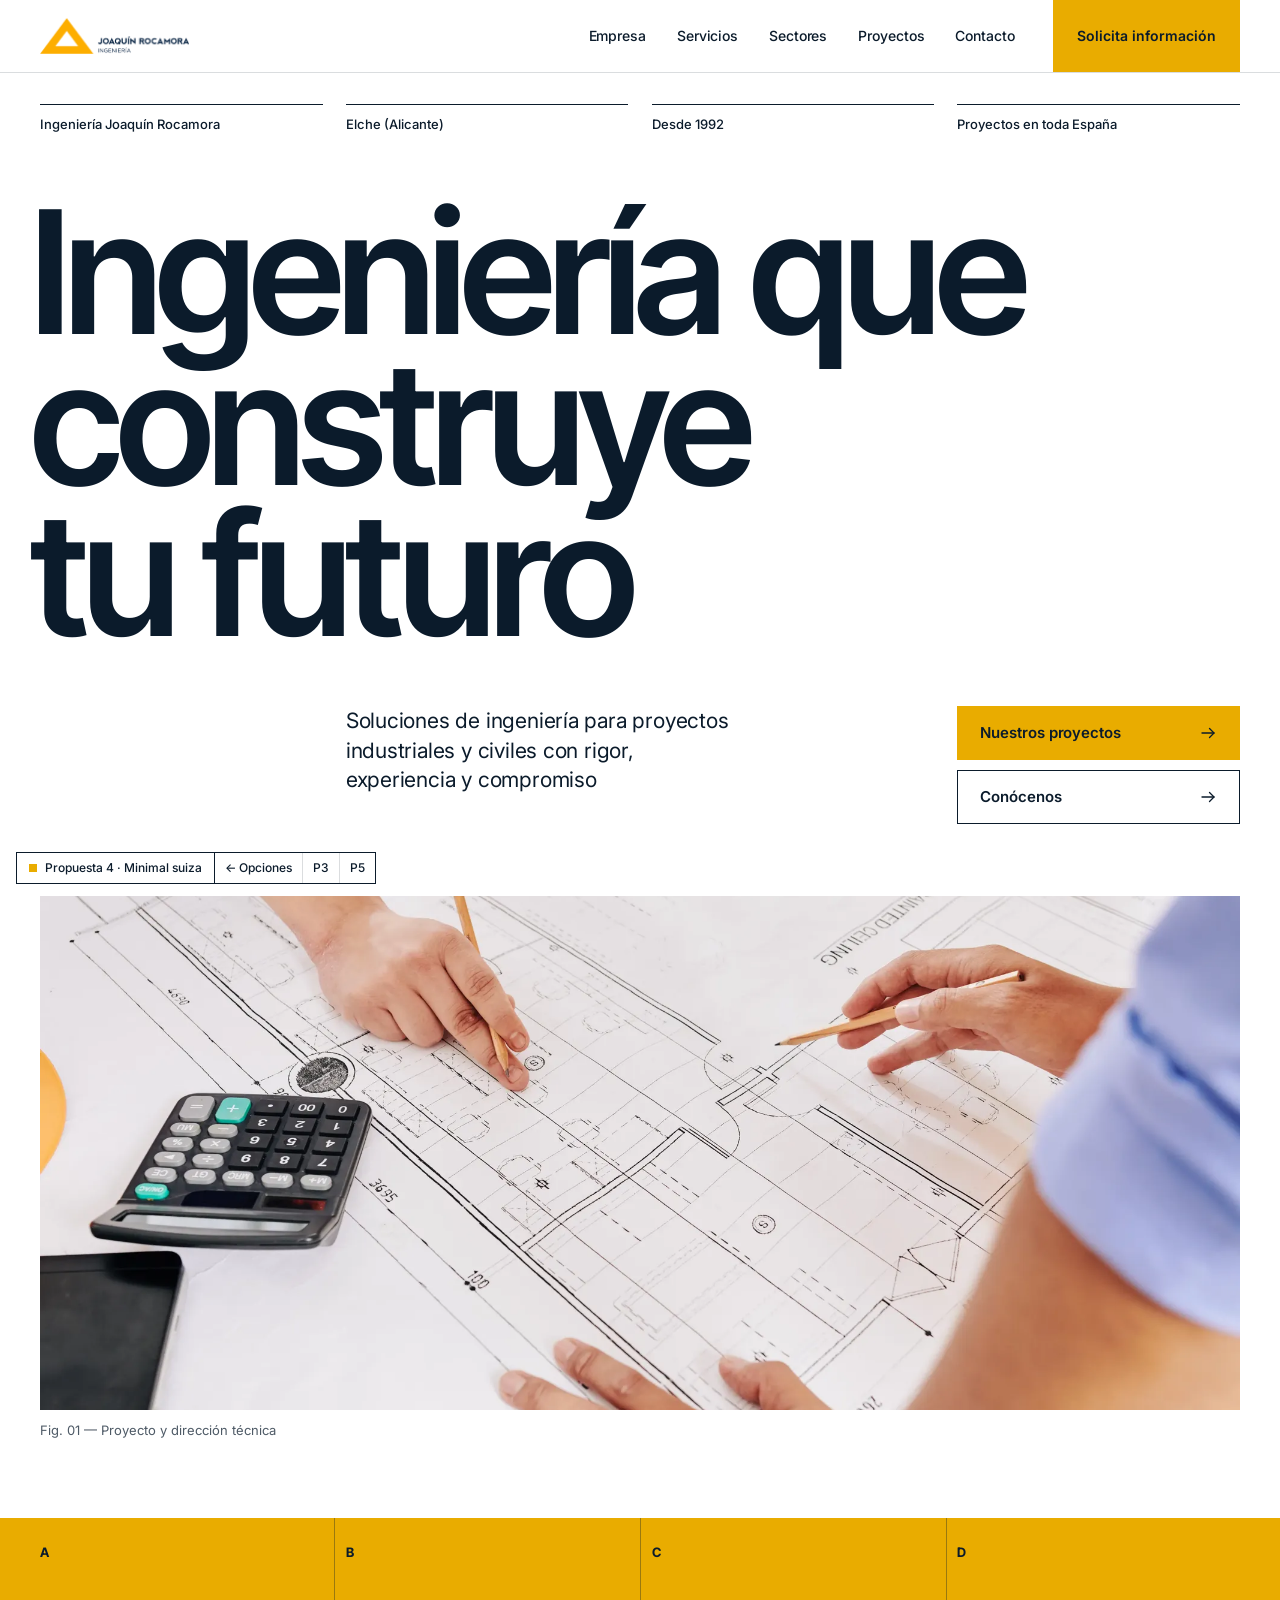
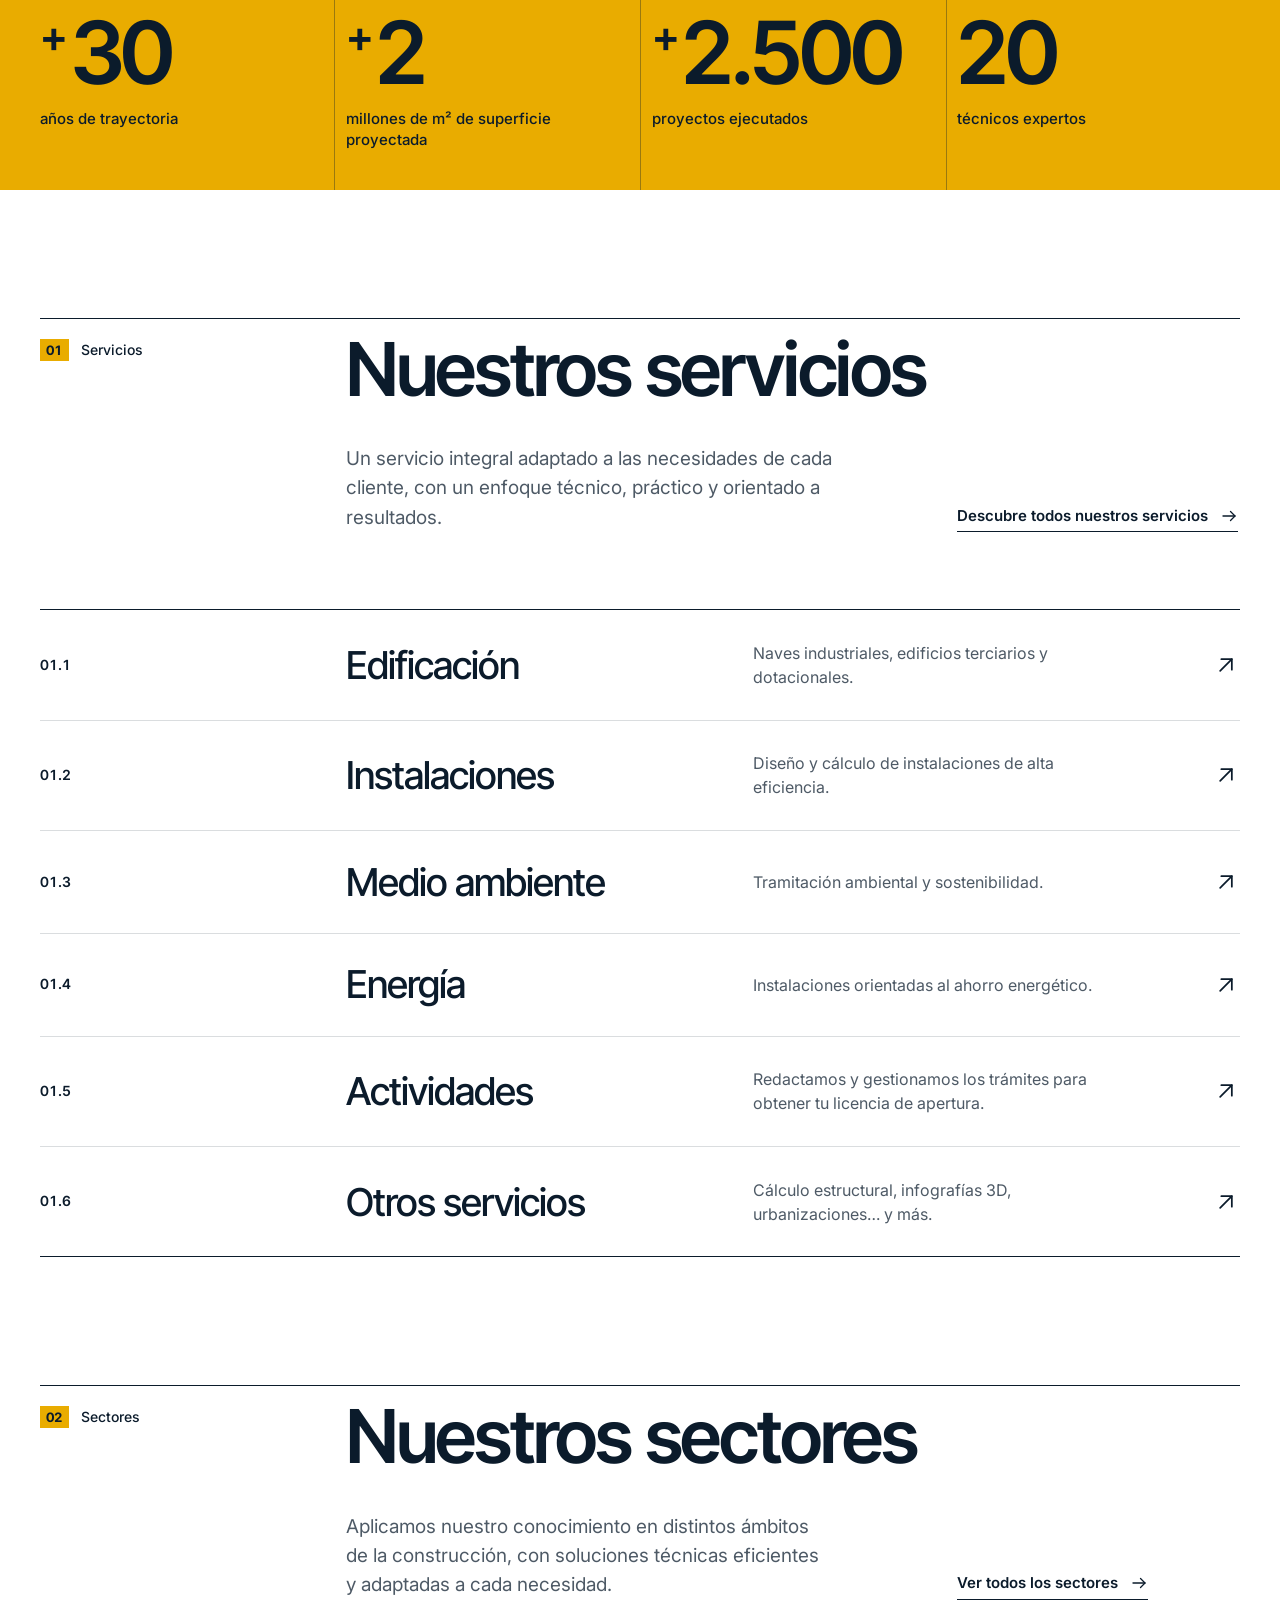
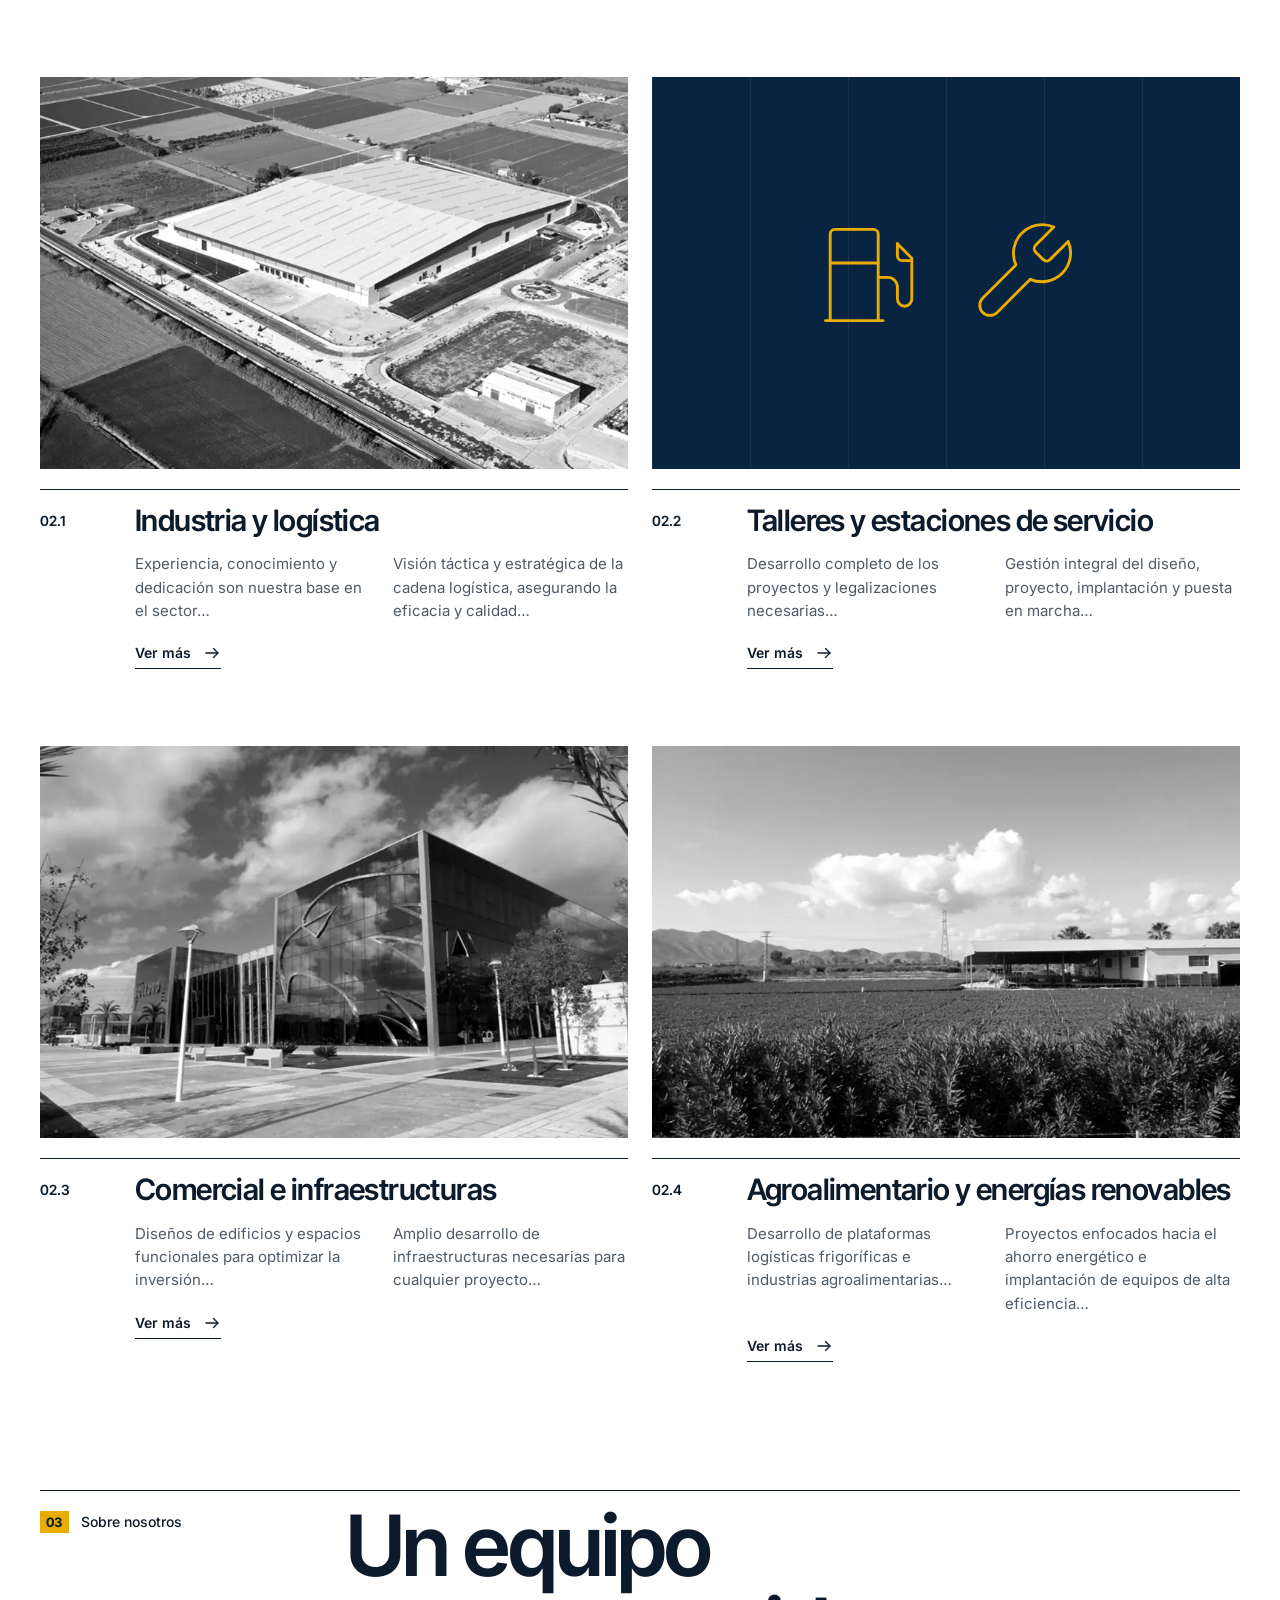
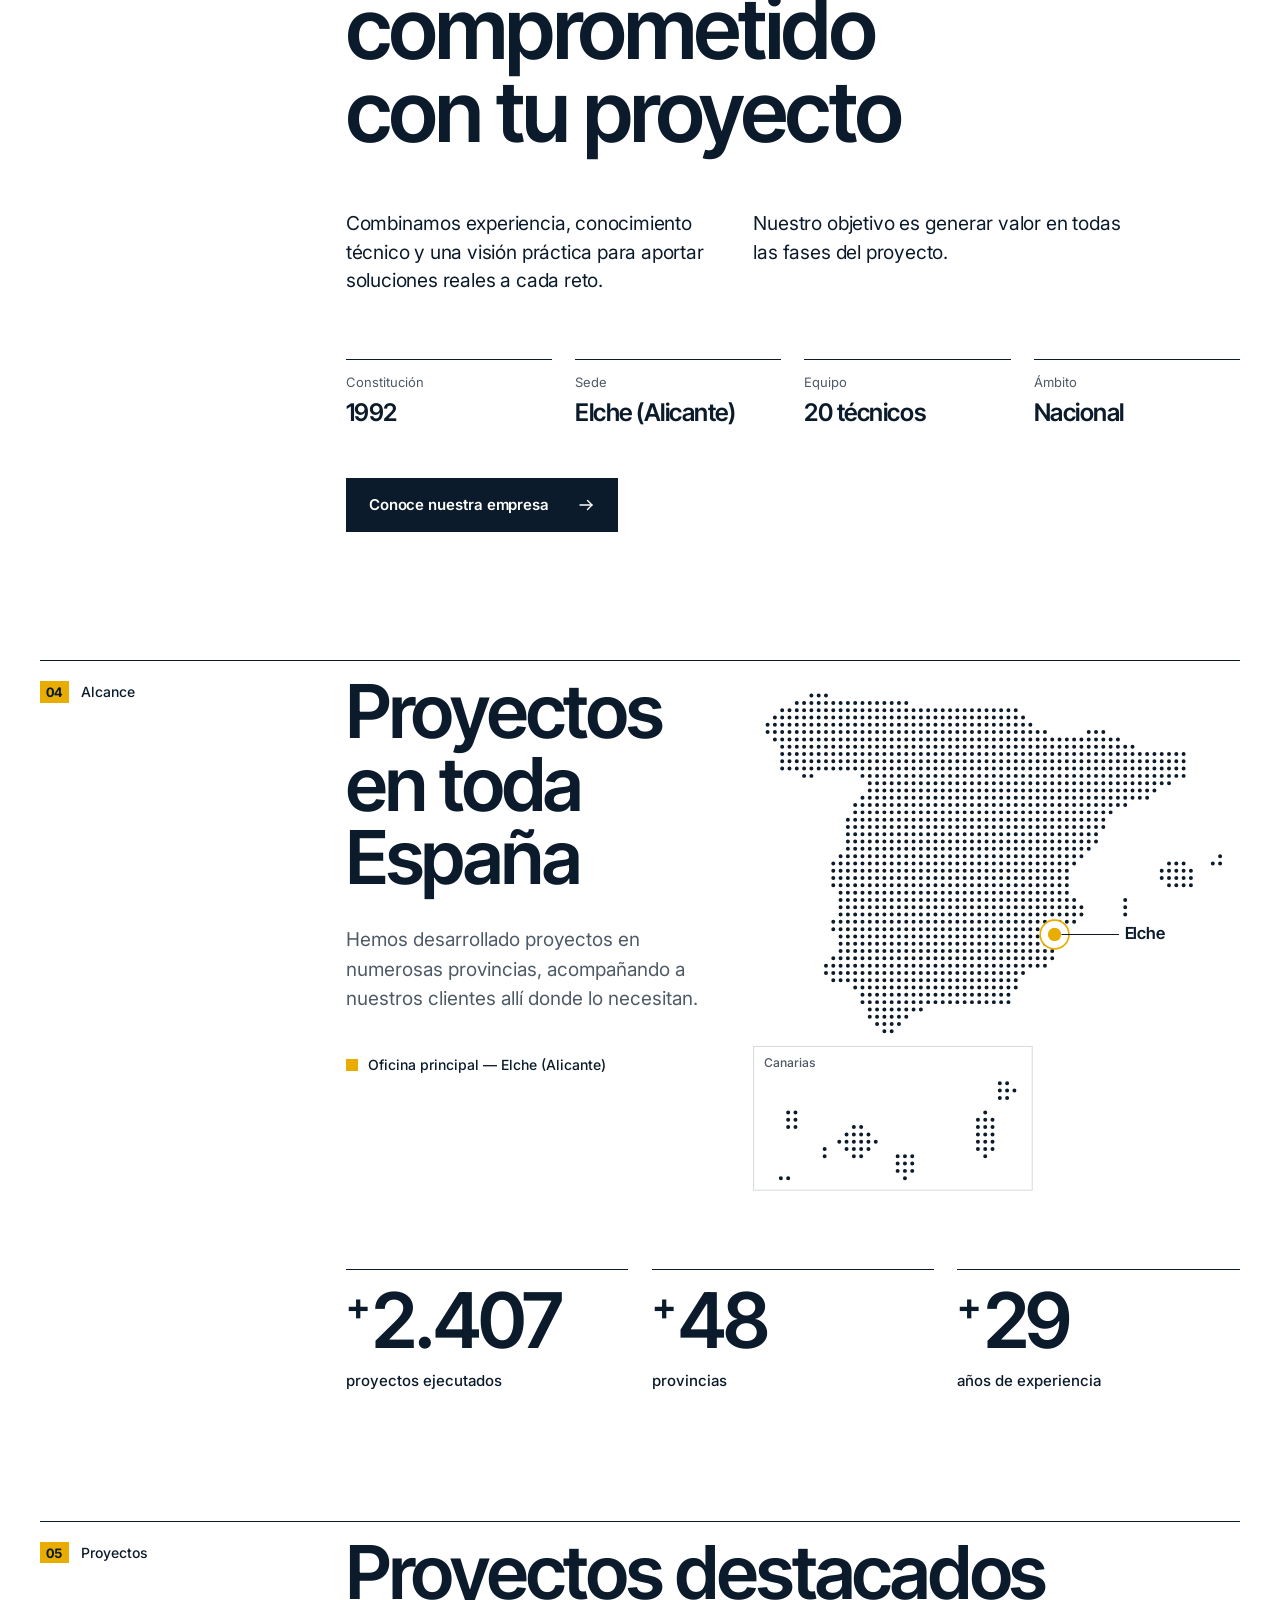
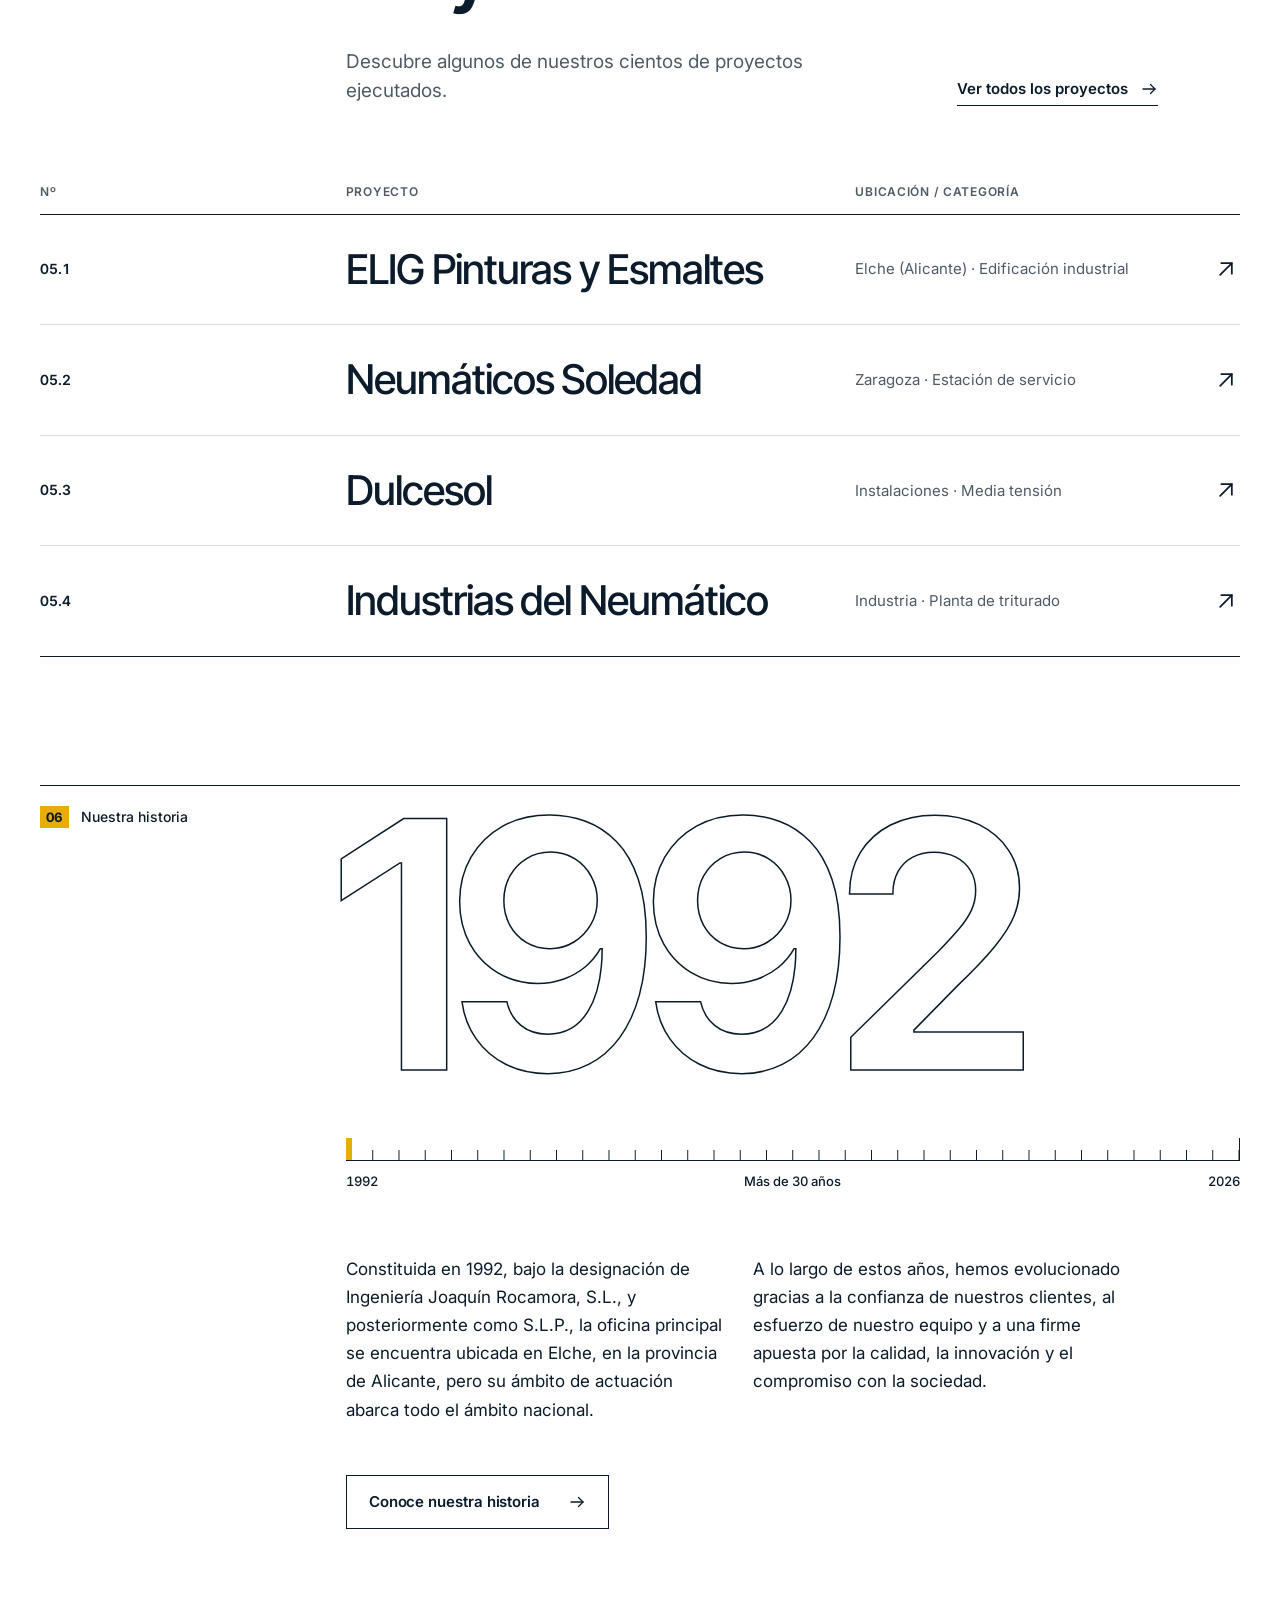
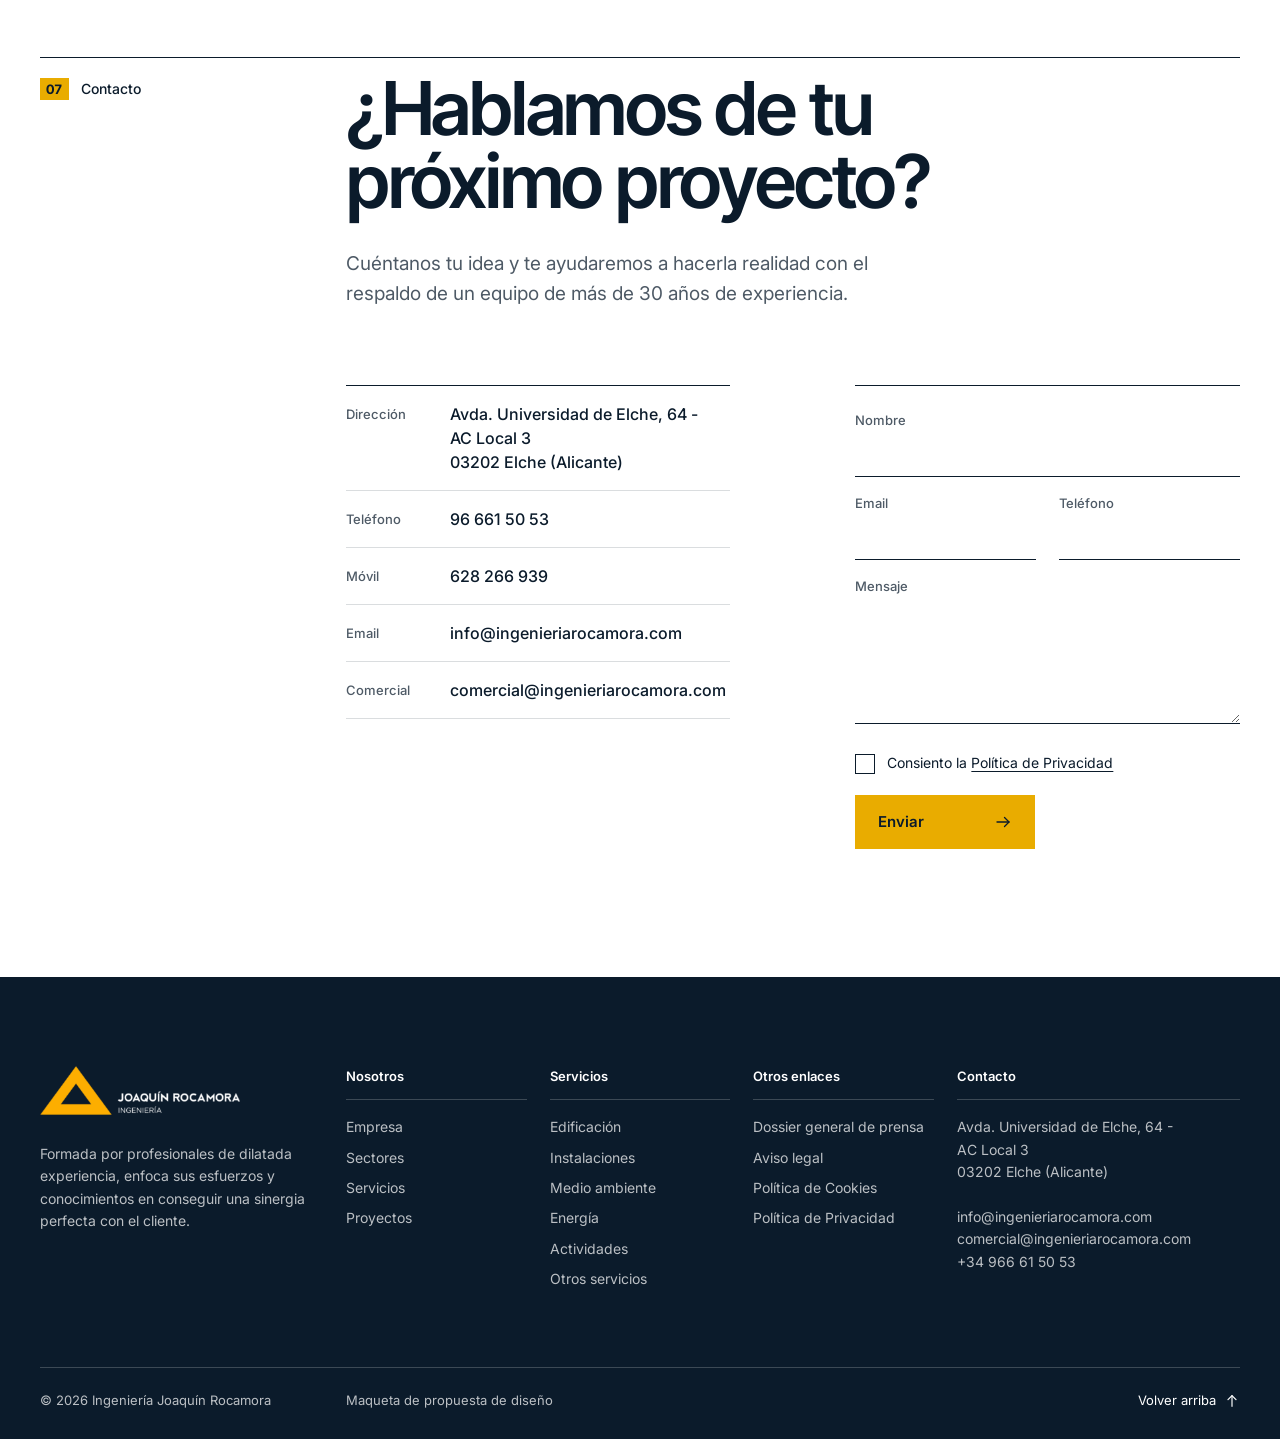
<file: propuesta-4/index.html>
<!DOCTYPE html>
<html lang="es">
<head>
  <meta charset="utf-8">
  <meta name="viewport" content="width=device-width, initial-scale=1">
  <title>Ingeniería Joaquín Rocamora · Propuesta 4 · Minimal suiza</title>
  <meta name="description" content="Ingeniería Joaquín Rocamora: soluciones de ingeniería para proyectos industriales y civiles desde 1992. Elche (Alicante).">
  <link rel="icon" type="image/png" href="../assets/img/favicon.png">
  <link rel="preconnect" href="https://fonts.googleapis.com">
  <link rel="preconnect" href="https://fonts.gstatic.com" crossorigin>
  <link href="https://fonts.googleapis.com/css2?family=Inter:wght@400;500;600&family=Inter+Tight:wght@500;600;700&display=swap" rel="stylesheet">
  <link rel="stylesheet" href="styles.css">
  <script src="../assets/js/main.js" defer></script>
</head>
<body id="top">

<!-- Iconos de línea (estilo Lucide, dibujados a mano) -->
<svg class="sprite" aria-hidden="true" xmlns="http://www.w3.org/2000/svg">
  <symbol id="i-arrow" viewBox="0 0 24 24"><path d="M4 12h16"/><path d="m14 6 6 6-6 6"/></symbol>
  <symbol id="i-arrow-ne" viewBox="0 0 24 24"><path d="M7 17 17 7"/><path d="M8 7h9v9"/></symbol>
  <symbol id="i-arrow-up" viewBox="0 0 24 24"><path d="M12 20V4"/><path d="m6 10 6-6 6 6"/></symbol>
  <symbol id="i-fuel" viewBox="0 0 24 24"><path d="M3 22h12"/><path d="M4 22V4a1 1 0 0 1 1-1h8a1 1 0 0 1 1 1v18"/><path d="M4 10h10"/><path d="M14 13h2a2 2 0 0 1 2 2v2.5a1.5 1.5 0 0 0 3 0V9l-3-3"/><path d="M18 6v2.5a1 1 0 0 0 1 1h2"/></symbol>
  <symbol id="i-wrench" viewBox="0 0 24 24"><path d="M14.7 6.3a1 1 0 0 0 0 1.4l1.6 1.6a1 1 0 0 0 1.4 0l3.8-3.8a6 6 0 0 1-7.9 7.9l-6.9 6.9a2.1 2.1 0 0 1-3-3l6.9-6.9a6 6 0 0 1 7.9-7.9Z"/></symbol>
</svg>

<a class="skip" href="#main">Saltar al contenido</a>

<!-- ============ HEADER ============ -->
<header class="header" data-header>
  <div class="wrap header__inner">
    <a class="header__logo" href="#top" aria-label="Ingeniería Joaquín Rocamora – inicio">
      <img src="../assets/img/logo-horizontal-azul.png" alt="Joaquín Rocamora Ingeniería" width="1207" height="292">
    </a>
    <nav class="nav" id="nav" data-nav aria-label="Principal">
      <ul class="nav__list">
        <li><a href="#empresa">Empresa</a></li>
        <li><a href="#servicios">Servicios</a></li>
        <li><a href="#sectores">Sectores</a></li>
        <li><a href="#proyectos">Proyectos</a></li>
        <li><a href="#contacto">Contacto</a></li>
      </ul>
      <div class="nav__extra">
        <a class="btn btn--gold" href="#contacto">Solicita información <svg class="ico"><use href="#i-arrow"/></svg></a>
        <p>96 661 50 53<br>info@ingenieriarocamora.com</p>
      </div>
    </nav>
    <a class="header__cta" href="#contacto">Solicita información</a>
    <button class="burger" type="button" data-nav-toggle aria-controls="nav" aria-expanded="false" aria-label="Abrir menú">
      <span></span><span></span>
    </button>
  </div>
</header>

<main id="main">

  <!-- ============ HERO ============ -->
  <section class="hero" aria-labelledby="hero-title">
    <div class="wrap">
      <ul class="hero__meta grid" aria-label="Datos de la empresa">
        <li>Ingeniería Joaquín Rocamora</li>
        <li>Elche (Alicante)</li>
        <li>Desde 1992</li>
        <li>Proyectos en toda España</li>
      </ul>

      <h1 class="hero__title" id="hero-title">
        <span>Ingeniería que</span>
        <span>construye</span>
        <span>tu futuro</span>
      </h1>

      <div class="hero__row grid">
        <p class="hero__lead">Soluciones de ingeniería para proyectos industriales y civiles con rigor, experiencia y compromiso</p>
        <div class="hero__actions">
          <a class="btn btn--gold" href="#proyectos">Nuestros proyectos <svg class="ico"><use href="#i-arrow"/></svg></a>
          <a class="btn btn--line" href="#empresa">Conócenos <svg class="ico"><use href="#i-arrow"/></svg></a>
        </div>
      </div>
    </div>

    <figure class="hero__media wrap">
      <img src="../assets/img/direccion-obra.webp" alt="Manos revisando planos con lápiz, calculadora y nivel sobre la mesa de proyecto" width="2000" height="1333" fetchpriority="high">
      <figcaption>Fig. 01 — Proyecto y dirección técnica</figcaption>
    </figure>
  </section>

  <!-- ============ CIFRAS ============ -->
  <section class="stats" aria-label="Cifras de la empresa">
    <div class="wrap">
      <ul class="stats__grid">
        <li class="stat" data-reveal>
          <span class="stat__idx">A</span>
          <p class="stat__num"><span class="stat__plus">+</span><span data-count="30">30</span></p>
          <p class="stat__label">años de trayectoria</p>
        </li>
        <li class="stat" data-reveal>
          <span class="stat__idx">B</span>
          <p class="stat__num"><span class="stat__plus">+</span><span data-count="2">2</span></p>
          <p class="stat__label">millones de m² de superficie proyectada</p>
        </li>
        <li class="stat" data-reveal>
          <span class="stat__idx">C</span>
          <p class="stat__num"><span class="stat__plus">+</span><span data-count="2500">2.500</span></p>
          <p class="stat__label">proyectos ejecutados</p>
        </li>
        <li class="stat" data-reveal>
          <span class="stat__idx">D</span>
          <p class="stat__num"><span data-count="20">20</span></p>
          <p class="stat__label">técnicos expertos</p>
        </li>
      </ul>
    </div>
  </section>

  <!-- ============ SERVICIOS ============ -->
  <section class="sec" id="servicios" aria-labelledby="servicios-title">
    <div class="wrap grid sec__top">
      <p class="sec__label"><span class="sec__num">01</span><span>Servicios</span></p>
      <div class="sec__head">
        <h2 id="servicios-title" data-reveal>Nuestros servicios</h2>
        <div class="sec__sub">
          <p>Un servicio integral adaptado a las necesidades de cada cliente, con un enfoque técnico, práctico y orientado a resultados.</p>
          <a class="link" href="#servicios">Descubre todos nuestros servicios <svg class="ico"><use href="#i-arrow"/></svg></a>
        </div>
      </div>
    </div>

    <div class="wrap">
      <ol class="rows">
        <li><a class="row grid" href="#servicios">
          <span class="row__num">01.1</span>
          <span class="row__name">Edificación</span>
          <span class="row__desc">Naves industriales, edificios terciarios y dotacionales.</span>
          <svg class="ico row__arrow"><use href="#i-arrow-ne"/></svg>
        </a></li>
        <li><a class="row grid" href="#servicios">
          <span class="row__num">01.2</span>
          <span class="row__name">Instalaciones</span>
          <span class="row__desc">Diseño y cálculo de instalaciones de alta eficiencia.</span>
          <svg class="ico row__arrow"><use href="#i-arrow-ne"/></svg>
        </a></li>
        <li><a class="row grid" href="#servicios">
          <span class="row__num">01.3</span>
          <span class="row__name">Medio ambiente</span>
          <span class="row__desc">Tramitación ambiental y sostenibilidad.</span>
          <svg class="ico row__arrow"><use href="#i-arrow-ne"/></svg>
        </a></li>
        <li><a class="row grid" href="#servicios">
          <span class="row__num">01.4</span>
          <span class="row__name">Energía</span>
          <span class="row__desc">Instalaciones orientadas al ahorro energético.</span>
          <svg class="ico row__arrow"><use href="#i-arrow-ne"/></svg>
        </a></li>
        <li><a class="row grid" href="#servicios">
          <span class="row__num">01.5</span>
          <span class="row__name">Actividades</span>
          <span class="row__desc">Redactamos y gestionamos los trámites para obtener tu licencia de apertura.</span>
          <svg class="ico row__arrow"><use href="#i-arrow-ne"/></svg>
        </a></li>
        <li><a class="row grid" href="#servicios">
          <span class="row__num">01.6</span>
          <span class="row__name">Otros servicios</span>
          <span class="row__desc">Cálculo estructural, infografías 3D, urbanizaciones… y más.</span>
          <svg class="ico row__arrow"><use href="#i-arrow-ne"/></svg>
        </a></li>
      </ol>
    </div>
  </section>

  <!-- ============ SECTORES ============ -->
  <section class="sec" id="sectores" aria-labelledby="sectores-title">
    <div class="wrap grid sec__top">
      <p class="sec__label"><span class="sec__num">02</span><span>Sectores</span></p>
      <div class="sec__head">
        <h2 id="sectores-title" data-reveal>Nuestros sectores</h2>
        <div class="sec__sub">
          <p>Aplicamos nuestro conocimiento en distintos ámbitos de la construcción, con soluciones técnicas eficientes y adaptadas a cada necesidad.</p>
          <a class="link" href="#sectores">Ver todos los sectores <svg class="ico"><use href="#i-arrow"/></svg></a>
        </div>
      </div>
    </div>

    <div class="wrap sectors">
      <article class="sector" data-reveal>
        <a class="sector__media" href="#sectores" tabindex="-1" aria-hidden="true">
          <img src="../assets/img/CARTONAJE_VEGA_BAJA1.webp" alt="" width="798" height="599" loading="lazy">
        </a>
        <div class="sector__body">
          <p class="sector__num">02.1</p>
          <h3 class="sector__title">Industria y logística</h3>
          <div class="sector__text">
            <p>Experiencia, conocimiento y dedicación son nuestra base en el sector…</p>
            <p>Visión táctica y estratégica de la cadena logística, asegurando la eficacia y calidad…</p>
          </div>
          <a class="link link--sm" href="#sectores">Ver más <span class="sr-only">sobre Industria y logística</span><svg class="ico"><use href="#i-arrow"/></svg></a>
        </div>
      </article>

      <article class="sector" data-reveal>
        <div class="sector__media sector__media--block" aria-hidden="true">
          <svg class="sector__icon"><use href="#i-fuel"/></svg>
          <svg class="sector__icon"><use href="#i-wrench"/></svg>
        </div>
        <div class="sector__body">
          <p class="sector__num">02.2</p>
          <h3 class="sector__title">Talleres y estaciones de servicio</h3>
          <div class="sector__text">
            <p>Desarrollo completo de los proyectos y legalizaciones necesarias…</p>
            <p>Gestión integral del diseño, proyecto, implantación y puesta en marcha…</p>
          </div>
          <a class="link link--sm" href="#sectores">Ver más <span class="sr-only">sobre Talleres y estaciones de servicio</span><svg class="ico"><use href="#i-arrow"/></svg></a>
        </div>
      </article>

      <article class="sector" data-reveal>
        <a class="sector__media" href="#sectores" tabindex="-1" aria-hidden="true">
          <img src="../assets/img/SOL_DAD_CENTRAL2.webp" alt="" width="797" height="530" loading="lazy">
        </a>
        <div class="sector__body">
          <p class="sector__num">02.3</p>
          <h3 class="sector__title">Comercial e infraestructuras</h3>
          <div class="sector__text">
            <p>Diseños de edificios y espacios funcionales para optimizar la inversión…</p>
            <p>Amplio desarrollo de infraestructuras necesarias para cualquier proyecto…</p>
          </div>
          <a class="link link--sm" href="#sectores">Ver más <span class="sr-only">sobre Comercial e infraestructuras</span><svg class="ico"><use href="#i-arrow"/></svg></a>
        </div>
      </article>

      <article class="sector" data-reveal>
        <a class="sector__media" href="#sectores" tabindex="-1" aria-hidden="true">
          <img src="../assets/img/UNION_SOLAR_COSTABLANCA3.webp" alt="" width="791" height="526" loading="lazy">
        </a>
        <div class="sector__body">
          <p class="sector__num">02.4</p>
          <h3 class="sector__title">Agroalimentario y energías renovables</h3>
          <div class="sector__text">
            <p>Desarrollo de plataformas logísticas frigoríficas e industrias agroalimentarias…</p>
            <p>Proyectos enfocados hacia el ahorro energético e implantación de equipos de alta eficiencia…</p>
          </div>
          <a class="link link--sm" href="#sectores">Ver más <span class="sr-only">sobre Agroalimentario y energías renovables</span><svg class="ico"><use href="#i-arrow"/></svg></a>
        </div>
      </article>
    </div>
  </section>

  <!-- ============ SOBRE NOSOTROS ============ -->
  <section class="sec" id="empresa" aria-labelledby="empresa-title">
    <div class="wrap grid sec__top">
      <p class="sec__label"><span class="sec__num">03</span><span>Sobre nosotros</span></p>
      <div class="sec__head about">
        <h2 id="empresa-title" class="about__title" data-reveal>Un equipo comprometido con tu proyecto</h2>
        <div class="about__cols">
          <p>Combinamos experiencia, conocimiento técnico y una visión práctica para aportar soluciones reales a cada reto.</p>
          <p>Nuestro objetivo es generar valor en todas las fases del proyecto.</p>
        </div>
        <dl class="facts">
          <div><dt>Constitución</dt><dd>1992</dd></div>
          <div><dt>Sede</dt><dd>Elche (Alicante)</dd></div>
          <div><dt>Equipo</dt><dd>20 técnicos</dd></div>
          <div><dt>Ámbito</dt><dd>Nacional</dd></div>
        </dl>
        <a class="btn btn--dark" href="#empresa">Conoce nuestra empresa <svg class="ico"><use href="#i-arrow"/></svg></a>
      </div>
    </div>
  </section>

  <!-- ============ PROYECTOS EN TODA ESPAÑA ============ -->
  <section class="sec" aria-labelledby="espana-title">
    <div class="wrap grid sec__top">
      <p class="sec__label"><span class="sec__num">04</span><span>Alcance</span></p>
      <div class="sec__head spain">
        <div class="spain__text">
          <h2 id="espana-title" data-reveal>Proyectos en toda España</h2>
          <p>Hemos desarrollado proyectos en numerosas provincias, acompañando a nuestros clientes allí donde lo necesitan.</p>
          <p class="spain__legend"><i></i>Oficina principal — Elche (Alicante)</p>
        </div>
        <figure class="spain__map" data-reveal>
          <svg viewBox="0 0 440 462" role="img" aria-labelledby="map-t">
            <title id="map-t">Mapa de puntos de España con la sede de Elche destacada</title>
            <path class="map__dots" d="M52.8 13.2h0M59.4 13.2h0M66.0 13.2h0M39.6 19.8h0M46.2 19.8h0M52.8 19.8h0M59.4 19.8h0M66.0 19.8h0M72.6 19.8h0M79.2 19.8h0M85.8 19.8h0M92.4 19.8h0M99.0 19.8h0M105.6 19.8h0M112.2 19.8h0M118.8 19.8h0M125.4 19.8h0M132.0 19.8h0M138.6 19.8h0M26.4 26.4h0M33.0 26.4h0M39.6 26.4h0M46.2 26.4h0M52.8 26.4h0M59.4 26.4h0M66.0 26.4h0M72.6 26.4h0M79.2 26.4h0M85.8 26.4h0M92.4 26.4h0M99.0 26.4h0M105.6 26.4h0M112.2 26.4h0M118.8 26.4h0M125.4 26.4h0M132.0 26.4h0M138.6 26.4h0M145.2 26.4h0M151.8 26.4h0M158.4 26.4h0M165.0 26.4h0M171.6 26.4h0M178.2 26.4h0M184.8 26.4h0M191.4 26.4h0M198.0 26.4h0M204.6 26.4h0M211.2 26.4h0M217.8 26.4h0M224.4 26.4h0M231.0 26.4h0M237.6 26.4h0M19.8 33.0h0M26.4 33.0h0M33.0 33.0h0M39.6 33.0h0M46.2 33.0h0M52.8 33.0h0M59.4 33.0h0M66.0 33.0h0M72.6 33.0h0M79.2 33.0h0M85.8 33.0h0M92.4 33.0h0M99.0 33.0h0M105.6 33.0h0M112.2 33.0h0M118.8 33.0h0M125.4 33.0h0M132.0 33.0h0M138.6 33.0h0M145.2 33.0h0M151.8 33.0h0M158.4 33.0h0M165.0 33.0h0M171.6 33.0h0M178.2 33.0h0M184.8 33.0h0M191.4 33.0h0M198.0 33.0h0M204.6 33.0h0M211.2 33.0h0M217.8 33.0h0M224.4 33.0h0M231.0 33.0h0M237.6 33.0h0M244.2 33.0h0M13.2 39.6h0M19.8 39.6h0M26.4 39.6h0M33.0 39.6h0M39.6 39.6h0M46.2 39.6h0M52.8 39.6h0M59.4 39.6h0M66.0 39.6h0M72.6 39.6h0M79.2 39.6h0M85.8 39.6h0M92.4 39.6h0M99.0 39.6h0M105.6 39.6h0M112.2 39.6h0M118.8 39.6h0M125.4 39.6h0M132.0 39.6h0M138.6 39.6h0M145.2 39.6h0M151.8 39.6h0M158.4 39.6h0M165.0 39.6h0M171.6 39.6h0M178.2 39.6h0M184.8 39.6h0M191.4 39.6h0M198.0 39.6h0M204.6 39.6h0M211.2 39.6h0M217.8 39.6h0M224.4 39.6h0M231.0 39.6h0M237.6 39.6h0M244.2 39.6h0M250.8 39.6h0M13.2 46.2h0M19.8 46.2h0M26.4 46.2h0M33.0 46.2h0M39.6 46.2h0M46.2 46.2h0M52.8 46.2h0M59.4 46.2h0M66.0 46.2h0M72.6 46.2h0M79.2 46.2h0M85.8 46.2h0M92.4 46.2h0M99.0 46.2h0M105.6 46.2h0M112.2 46.2h0M118.8 46.2h0M125.4 46.2h0M132.0 46.2h0M138.6 46.2h0M145.2 46.2h0M151.8 46.2h0M158.4 46.2h0M165.0 46.2h0M171.6 46.2h0M178.2 46.2h0M184.8 46.2h0M191.4 46.2h0M198.0 46.2h0M204.6 46.2h0M211.2 46.2h0M217.8 46.2h0M224.4 46.2h0M231.0 46.2h0M237.6 46.2h0M244.2 46.2h0M250.8 46.2h0M257.4 46.2h0M264.0 46.2h0M303.6 46.2h0M310.2 46.2h0M316.8 46.2h0M19.8 52.8h0M26.4 52.8h0M33.0 52.8h0M39.6 52.8h0M46.2 52.8h0M52.8 52.8h0M59.4 52.8h0M66.0 52.8h0M72.6 52.8h0M79.2 52.8h0M85.8 52.8h0M92.4 52.8h0M99.0 52.8h0M105.6 52.8h0M112.2 52.8h0M118.8 52.8h0M125.4 52.8h0M132.0 52.8h0M138.6 52.8h0M145.2 52.8h0M151.8 52.8h0M158.4 52.8h0M165.0 52.8h0M171.6 52.8h0M178.2 52.8h0M184.8 52.8h0M191.4 52.8h0M198.0 52.8h0M204.6 52.8h0M211.2 52.8h0M217.8 52.8h0M224.4 52.8h0M231.0 52.8h0M237.6 52.8h0M244.2 52.8h0M250.8 52.8h0M257.4 52.8h0M264.0 52.8h0M270.6 52.8h0M277.2 52.8h0M283.8 52.8h0M290.4 52.8h0M297.0 52.8h0M303.6 52.8h0M310.2 52.8h0M316.8 52.8h0M323.4 52.8h0M330.0 52.8h0M26.4 59.4h0M33.0 59.4h0M39.6 59.4h0M46.2 59.4h0M52.8 59.4h0M59.4 59.4h0M66.0 59.4h0M72.6 59.4h0M79.2 59.4h0M85.8 59.4h0M92.4 59.4h0M99.0 59.4h0M105.6 59.4h0M112.2 59.4h0M118.8 59.4h0M125.4 59.4h0M132.0 59.4h0M138.6 59.4h0M145.2 59.4h0M151.8 59.4h0M158.4 59.4h0M165.0 59.4h0M171.6 59.4h0M178.2 59.4h0M184.8 59.4h0M191.4 59.4h0M198.0 59.4h0M204.6 59.4h0M211.2 59.4h0M217.8 59.4h0M224.4 59.4h0M231.0 59.4h0M237.6 59.4h0M244.2 59.4h0M250.8 59.4h0M257.4 59.4h0M264.0 59.4h0M270.6 59.4h0M277.2 59.4h0M283.8 59.4h0M290.4 59.4h0M297.0 59.4h0M303.6 59.4h0M310.2 59.4h0M316.8 59.4h0M323.4 59.4h0M330.0 59.4h0M336.6 59.4h0M343.2 59.4h0M26.4 66.0h0M33.0 66.0h0M39.6 66.0h0M46.2 66.0h0M52.8 66.0h0M59.4 66.0h0M66.0 66.0h0M72.6 66.0h0M79.2 66.0h0M85.8 66.0h0M92.4 66.0h0M99.0 66.0h0M105.6 66.0h0M112.2 66.0h0M118.8 66.0h0M125.4 66.0h0M132.0 66.0h0M138.6 66.0h0M145.2 66.0h0M151.8 66.0h0M158.4 66.0h0M165.0 66.0h0M171.6 66.0h0M178.2 66.0h0M184.8 66.0h0M191.4 66.0h0M198.0 66.0h0M204.6 66.0h0M211.2 66.0h0M217.8 66.0h0M224.4 66.0h0M231.0 66.0h0M237.6 66.0h0M244.2 66.0h0M250.8 66.0h0M257.4 66.0h0M264.0 66.0h0M270.6 66.0h0M277.2 66.0h0M283.8 66.0h0M290.4 66.0h0M297.0 66.0h0M303.6 66.0h0M310.2 66.0h0M316.8 66.0h0M323.4 66.0h0M330.0 66.0h0M336.6 66.0h0M343.2 66.0h0M349.8 66.0h0M356.4 66.0h0M363.0 66.0h0M369.6 66.0h0M376.2 66.0h0M382.8 66.0h0M389.4 66.0h0M26.4 72.6h0M33.0 72.6h0M39.6 72.6h0M46.2 72.6h0M52.8 72.6h0M59.4 72.6h0M66.0 72.6h0M72.6 72.6h0M79.2 72.6h0M85.8 72.6h0M92.4 72.6h0M99.0 72.6h0M105.6 72.6h0M112.2 72.6h0M118.8 72.6h0M125.4 72.6h0M132.0 72.6h0M138.6 72.6h0M145.2 72.6h0M151.8 72.6h0M158.4 72.6h0M165.0 72.6h0M171.6 72.6h0M178.2 72.6h0M184.8 72.6h0M191.4 72.6h0M198.0 72.6h0M204.6 72.6h0M211.2 72.6h0M217.8 72.6h0M224.4 72.6h0M231.0 72.6h0M237.6 72.6h0M244.2 72.6h0M250.8 72.6h0M257.4 72.6h0M264.0 72.6h0M270.6 72.6h0M277.2 72.6h0M283.8 72.6h0M290.4 72.6h0M297.0 72.6h0M303.6 72.6h0M310.2 72.6h0M316.8 72.6h0M323.4 72.6h0M330.0 72.6h0M336.6 72.6h0M343.2 72.6h0M349.8 72.6h0M356.4 72.6h0M363.0 72.6h0M369.6 72.6h0M376.2 72.6h0M382.8 72.6h0M389.4 72.6h0M26.4 79.2h0M33.0 79.2h0M39.6 79.2h0M46.2 79.2h0M52.8 79.2h0M59.4 79.2h0M66.0 79.2h0M72.6 79.2h0M79.2 79.2h0M85.8 79.2h0M92.4 79.2h0M99.0 79.2h0M105.6 79.2h0M112.2 79.2h0M118.8 79.2h0M125.4 79.2h0M132.0 79.2h0M138.6 79.2h0M145.2 79.2h0M151.8 79.2h0M158.4 79.2h0M165.0 79.2h0M171.6 79.2h0M178.2 79.2h0M184.8 79.2h0M191.4 79.2h0M198.0 79.2h0M204.6 79.2h0M211.2 79.2h0M217.8 79.2h0M224.4 79.2h0M231.0 79.2h0M237.6 79.2h0M244.2 79.2h0M250.8 79.2h0M257.4 79.2h0M264.0 79.2h0M270.6 79.2h0M277.2 79.2h0M283.8 79.2h0M290.4 79.2h0M297.0 79.2h0M303.6 79.2h0M310.2 79.2h0M316.8 79.2h0M323.4 79.2h0M330.0 79.2h0M336.6 79.2h0M343.2 79.2h0M349.8 79.2h0M356.4 79.2h0M363.0 79.2h0M369.6 79.2h0M376.2 79.2h0M382.8 79.2h0M389.4 79.2h0M46.2 85.8h0M52.8 85.8h0M99.0 85.8h0M105.6 85.8h0M112.2 85.8h0M118.8 85.8h0M125.4 85.8h0M132.0 85.8h0M138.6 85.8h0M145.2 85.8h0M151.8 85.8h0M158.4 85.8h0M165.0 85.8h0M171.6 85.8h0M178.2 85.8h0M184.8 85.8h0M191.4 85.8h0M198.0 85.8h0M204.6 85.8h0M211.2 85.8h0M217.8 85.8h0M224.4 85.8h0M231.0 85.8h0M237.6 85.8h0M244.2 85.8h0M250.8 85.8h0M257.4 85.8h0M264.0 85.8h0M270.6 85.8h0M277.2 85.8h0M283.8 85.8h0M290.4 85.8h0M297.0 85.8h0M303.6 85.8h0M310.2 85.8h0M316.8 85.8h0M323.4 85.8h0M330.0 85.8h0M336.6 85.8h0M343.2 85.8h0M349.8 85.8h0M356.4 85.8h0M363.0 85.8h0M369.6 85.8h0M376.2 85.8h0M382.8 85.8h0M389.4 85.8h0M105.6 92.4h0M112.2 92.4h0M118.8 92.4h0M125.4 92.4h0M132.0 92.4h0M138.6 92.4h0M145.2 92.4h0M151.8 92.4h0M158.4 92.4h0M165.0 92.4h0M171.6 92.4h0M178.2 92.4h0M184.8 92.4h0M191.4 92.4h0M198.0 92.4h0M204.6 92.4h0M211.2 92.4h0M217.8 92.4h0M224.4 92.4h0M231.0 92.4h0M237.6 92.4h0M244.2 92.4h0M250.8 92.4h0M257.4 92.4h0M264.0 92.4h0M270.6 92.4h0M277.2 92.4h0M283.8 92.4h0M290.4 92.4h0M297.0 92.4h0M303.6 92.4h0M310.2 92.4h0M316.8 92.4h0M323.4 92.4h0M330.0 92.4h0M336.6 92.4h0M343.2 92.4h0M349.8 92.4h0M356.4 92.4h0M363.0 92.4h0M369.6 92.4h0M376.2 92.4h0M105.6 99.0h0M112.2 99.0h0M118.8 99.0h0M125.4 99.0h0M132.0 99.0h0M138.6 99.0h0M145.2 99.0h0M151.8 99.0h0M158.4 99.0h0M165.0 99.0h0M171.6 99.0h0M178.2 99.0h0M184.8 99.0h0M191.4 99.0h0M198.0 99.0h0M204.6 99.0h0M211.2 99.0h0M217.8 99.0h0M224.4 99.0h0M231.0 99.0h0M237.6 99.0h0M244.2 99.0h0M250.8 99.0h0M257.4 99.0h0M264.0 99.0h0M270.6 99.0h0M277.2 99.0h0M283.8 99.0h0M290.4 99.0h0M297.0 99.0h0M303.6 99.0h0M310.2 99.0h0M316.8 99.0h0M323.4 99.0h0M330.0 99.0h0M336.6 99.0h0M343.2 99.0h0M349.8 99.0h0M356.4 99.0h0M363.0 99.0h0M99.0 105.6h0M105.6 105.6h0M112.2 105.6h0M118.8 105.6h0M125.4 105.6h0M132.0 105.6h0M138.6 105.6h0M145.2 105.6h0M151.8 105.6h0M158.4 105.6h0M165.0 105.6h0M171.6 105.6h0M178.2 105.6h0M184.8 105.6h0M191.4 105.6h0M198.0 105.6h0M204.6 105.6h0M211.2 105.6h0M217.8 105.6h0M224.4 105.6h0M231.0 105.6h0M237.6 105.6h0M244.2 105.6h0M250.8 105.6h0M257.4 105.6h0M264.0 105.6h0M270.6 105.6h0M277.2 105.6h0M283.8 105.6h0M290.4 105.6h0M297.0 105.6h0M303.6 105.6h0M310.2 105.6h0M316.8 105.6h0M323.4 105.6h0M330.0 105.6h0M336.6 105.6h0M343.2 105.6h0M349.8 105.6h0M356.4 105.6h0M92.4 112.2h0M99.0 112.2h0M105.6 112.2h0M112.2 112.2h0M118.8 112.2h0M125.4 112.2h0M132.0 112.2h0M138.6 112.2h0M145.2 112.2h0M151.8 112.2h0M158.4 112.2h0M165.0 112.2h0M171.6 112.2h0M178.2 112.2h0M184.8 112.2h0M191.4 112.2h0M198.0 112.2h0M204.6 112.2h0M211.2 112.2h0M217.8 112.2h0M224.4 112.2h0M231.0 112.2h0M237.6 112.2h0M244.2 112.2h0M250.8 112.2h0M257.4 112.2h0M264.0 112.2h0M270.6 112.2h0M277.2 112.2h0M283.8 112.2h0M290.4 112.2h0M297.0 112.2h0M303.6 112.2h0M310.2 112.2h0M316.8 112.2h0M323.4 112.2h0M330.0 112.2h0M336.6 112.2h0M92.4 118.8h0M99.0 118.8h0M105.6 118.8h0M112.2 118.8h0M118.8 118.8h0M125.4 118.8h0M132.0 118.8h0M138.6 118.8h0M145.2 118.8h0M151.8 118.8h0M158.4 118.8h0M165.0 118.8h0M171.6 118.8h0M178.2 118.8h0M184.8 118.8h0M191.4 118.8h0M198.0 118.8h0M204.6 118.8h0M211.2 118.8h0M217.8 118.8h0M224.4 118.8h0M231.0 118.8h0M237.6 118.8h0M244.2 118.8h0M250.8 118.8h0M257.4 118.8h0M264.0 118.8h0M270.6 118.8h0M277.2 118.8h0M283.8 118.8h0M290.4 118.8h0M297.0 118.8h0M303.6 118.8h0M310.2 118.8h0M316.8 118.8h0M323.4 118.8h0M85.8 125.4h0M92.4 125.4h0M99.0 125.4h0M105.6 125.4h0M112.2 125.4h0M118.8 125.4h0M125.4 125.4h0M132.0 125.4h0M138.6 125.4h0M145.2 125.4h0M151.8 125.4h0M158.4 125.4h0M165.0 125.4h0M171.6 125.4h0M178.2 125.4h0M184.8 125.4h0M191.4 125.4h0M198.0 125.4h0M204.6 125.4h0M211.2 125.4h0M217.8 125.4h0M224.4 125.4h0M231.0 125.4h0M237.6 125.4h0M244.2 125.4h0M250.8 125.4h0M257.4 125.4h0M264.0 125.4h0M270.6 125.4h0M277.2 125.4h0M283.8 125.4h0M290.4 125.4h0M297.0 125.4h0M303.6 125.4h0M310.2 125.4h0M316.8 125.4h0M85.8 132.0h0M92.4 132.0h0M99.0 132.0h0M105.6 132.0h0M112.2 132.0h0M118.8 132.0h0M125.4 132.0h0M132.0 132.0h0M138.6 132.0h0M145.2 132.0h0M151.8 132.0h0M158.4 132.0h0M165.0 132.0h0M171.6 132.0h0M178.2 132.0h0M184.8 132.0h0M191.4 132.0h0M198.0 132.0h0M204.6 132.0h0M211.2 132.0h0M217.8 132.0h0M224.4 132.0h0M231.0 132.0h0M237.6 132.0h0M244.2 132.0h0M250.8 132.0h0M257.4 132.0h0M264.0 132.0h0M270.6 132.0h0M277.2 132.0h0M283.8 132.0h0M290.4 132.0h0M297.0 132.0h0M303.6 132.0h0M310.2 132.0h0M316.8 132.0h0M85.8 138.6h0M92.4 138.6h0M99.0 138.6h0M105.6 138.6h0M112.2 138.6h0M118.8 138.6h0M125.4 138.6h0M132.0 138.6h0M138.6 138.6h0M145.2 138.6h0M151.8 138.6h0M158.4 138.6h0M165.0 138.6h0M171.6 138.6h0M178.2 138.6h0M184.8 138.6h0M191.4 138.6h0M198.0 138.6h0M204.6 138.6h0M211.2 138.6h0M217.8 138.6h0M224.4 138.6h0M231.0 138.6h0M237.6 138.6h0M244.2 138.6h0M250.8 138.6h0M257.4 138.6h0M264.0 138.6h0M270.6 138.6h0M277.2 138.6h0M283.8 138.6h0M290.4 138.6h0M297.0 138.6h0M303.6 138.6h0M310.2 138.6h0M85.8 145.2h0M92.4 145.2h0M99.0 145.2h0M105.6 145.2h0M112.2 145.2h0M118.8 145.2h0M125.4 145.2h0M132.0 145.2h0M138.6 145.2h0M145.2 145.2h0M151.8 145.2h0M158.4 145.2h0M165.0 145.2h0M171.6 145.2h0M178.2 145.2h0M184.8 145.2h0M191.4 145.2h0M198.0 145.2h0M204.6 145.2h0M211.2 145.2h0M217.8 145.2h0M224.4 145.2h0M231.0 145.2h0M237.6 145.2h0M244.2 145.2h0M250.8 145.2h0M257.4 145.2h0M264.0 145.2h0M270.6 145.2h0M277.2 145.2h0M283.8 145.2h0M290.4 145.2h0M297.0 145.2h0M303.6 145.2h0M310.2 145.2h0M85.8 151.8h0M92.4 151.8h0M99.0 151.8h0M105.6 151.8h0M112.2 151.8h0M118.8 151.8h0M125.4 151.8h0M132.0 151.8h0M138.6 151.8h0M145.2 151.8h0M151.8 151.8h0M158.4 151.8h0M165.0 151.8h0M171.6 151.8h0M178.2 151.8h0M184.8 151.8h0M191.4 151.8h0M198.0 151.8h0M204.6 151.8h0M211.2 151.8h0M217.8 151.8h0M224.4 151.8h0M231.0 151.8h0M237.6 151.8h0M244.2 151.8h0M250.8 151.8h0M257.4 151.8h0M264.0 151.8h0M270.6 151.8h0M277.2 151.8h0M283.8 151.8h0M290.4 151.8h0M297.0 151.8h0M303.6 151.8h0M79.2 158.4h0M85.8 158.4h0M92.4 158.4h0M99.0 158.4h0M105.6 158.4h0M112.2 158.4h0M118.8 158.4h0M125.4 158.4h0M132.0 158.4h0M138.6 158.4h0M145.2 158.4h0M151.8 158.4h0M158.4 158.4h0M165.0 158.4h0M171.6 158.4h0M178.2 158.4h0M184.8 158.4h0M191.4 158.4h0M198.0 158.4h0M204.6 158.4h0M211.2 158.4h0M217.8 158.4h0M224.4 158.4h0M231.0 158.4h0M237.6 158.4h0M244.2 158.4h0M250.8 158.4h0M257.4 158.4h0M264.0 158.4h0M270.6 158.4h0M277.2 158.4h0M283.8 158.4h0M290.4 158.4h0M297.0 158.4h0M422.4 158.4h0M72.6 165.0h0M79.2 165.0h0M85.8 165.0h0M92.4 165.0h0M99.0 165.0h0M105.6 165.0h0M112.2 165.0h0M118.8 165.0h0M125.4 165.0h0M132.0 165.0h0M138.6 165.0h0M145.2 165.0h0M151.8 165.0h0M158.4 165.0h0M165.0 165.0h0M171.6 165.0h0M178.2 165.0h0M184.8 165.0h0M191.4 165.0h0M198.0 165.0h0M204.6 165.0h0M211.2 165.0h0M217.8 165.0h0M224.4 165.0h0M231.0 165.0h0M237.6 165.0h0M244.2 165.0h0M250.8 165.0h0M257.4 165.0h0M264.0 165.0h0M270.6 165.0h0M277.2 165.0h0M283.8 165.0h0M290.4 165.0h0M376.2 165.0h0M382.8 165.0h0M389.4 165.0h0M415.8 165.0h0M422.4 165.0h0M72.6 171.6h0M79.2 171.6h0M85.8 171.6h0M92.4 171.6h0M99.0 171.6h0M105.6 171.6h0M112.2 171.6h0M118.8 171.6h0M125.4 171.6h0M132.0 171.6h0M138.6 171.6h0M145.2 171.6h0M151.8 171.6h0M158.4 171.6h0M165.0 171.6h0M171.6 171.6h0M178.2 171.6h0M184.8 171.6h0M191.4 171.6h0M198.0 171.6h0M204.6 171.6h0M211.2 171.6h0M217.8 171.6h0M224.4 171.6h0M231.0 171.6h0M237.6 171.6h0M244.2 171.6h0M250.8 171.6h0M257.4 171.6h0M264.0 171.6h0M270.6 171.6h0M277.2 171.6h0M283.8 171.6h0M369.6 171.6h0M376.2 171.6h0M382.8 171.6h0M389.4 171.6h0M396.0 171.6h0M72.6 178.2h0M79.2 178.2h0M85.8 178.2h0M92.4 178.2h0M99.0 178.2h0M105.6 178.2h0M112.2 178.2h0M118.8 178.2h0M125.4 178.2h0M132.0 178.2h0M138.6 178.2h0M145.2 178.2h0M151.8 178.2h0M158.4 178.2h0M165.0 178.2h0M171.6 178.2h0M178.2 178.2h0M184.8 178.2h0M191.4 178.2h0M198.0 178.2h0M204.6 178.2h0M211.2 178.2h0M217.8 178.2h0M224.4 178.2h0M231.0 178.2h0M237.6 178.2h0M244.2 178.2h0M250.8 178.2h0M257.4 178.2h0M264.0 178.2h0M270.6 178.2h0M277.2 178.2h0M283.8 178.2h0M369.6 178.2h0M376.2 178.2h0M382.8 178.2h0M389.4 178.2h0M396.0 178.2h0M72.6 184.8h0M79.2 184.8h0M85.8 184.8h0M92.4 184.8h0M99.0 184.8h0M105.6 184.8h0M112.2 184.8h0M118.8 184.8h0M125.4 184.8h0M132.0 184.8h0M138.6 184.8h0M145.2 184.8h0M151.8 184.8h0M158.4 184.8h0M165.0 184.8h0M171.6 184.8h0M178.2 184.8h0M184.8 184.8h0M191.4 184.8h0M198.0 184.8h0M204.6 184.8h0M211.2 184.8h0M217.8 184.8h0M224.4 184.8h0M231.0 184.8h0M237.6 184.8h0M244.2 184.8h0M250.8 184.8h0M257.4 184.8h0M264.0 184.8h0M270.6 184.8h0M277.2 184.8h0M283.8 184.8h0M376.2 184.8h0M382.8 184.8h0M389.4 184.8h0M396.0 184.8h0M79.2 191.4h0M85.8 191.4h0M92.4 191.4h0M99.0 191.4h0M105.6 191.4h0M112.2 191.4h0M118.8 191.4h0M125.4 191.4h0M132.0 191.4h0M138.6 191.4h0M145.2 191.4h0M151.8 191.4h0M158.4 191.4h0M165.0 191.4h0M171.6 191.4h0M178.2 191.4h0M184.8 191.4h0M191.4 191.4h0M198.0 191.4h0M204.6 191.4h0M211.2 191.4h0M217.8 191.4h0M224.4 191.4h0M231.0 191.4h0M237.6 191.4h0M244.2 191.4h0M250.8 191.4h0M257.4 191.4h0M264.0 191.4h0M270.6 191.4h0M277.2 191.4h0M283.8 191.4h0M79.2 198.0h0M85.8 198.0h0M92.4 198.0h0M99.0 198.0h0M105.6 198.0h0M112.2 198.0h0M118.8 198.0h0M125.4 198.0h0M132.0 198.0h0M138.6 198.0h0M145.2 198.0h0M151.8 198.0h0M158.4 198.0h0M165.0 198.0h0M171.6 198.0h0M178.2 198.0h0M184.8 198.0h0M191.4 198.0h0M198.0 198.0h0M204.6 198.0h0M211.2 198.0h0M217.8 198.0h0M224.4 198.0h0M231.0 198.0h0M237.6 198.0h0M244.2 198.0h0M250.8 198.0h0M257.4 198.0h0M264.0 198.0h0M270.6 198.0h0M277.2 198.0h0M283.8 198.0h0M290.4 198.0h0M336.6 198.0h0M79.2 204.6h0M85.8 204.6h0M92.4 204.6h0M99.0 204.6h0M105.6 204.6h0M112.2 204.6h0M118.8 204.6h0M125.4 204.6h0M132.0 204.6h0M138.6 204.6h0M145.2 204.6h0M151.8 204.6h0M158.4 204.6h0M165.0 204.6h0M171.6 204.6h0M178.2 204.6h0M184.8 204.6h0M191.4 204.6h0M198.0 204.6h0M204.6 204.6h0M211.2 204.6h0M217.8 204.6h0M224.4 204.6h0M231.0 204.6h0M237.6 204.6h0M244.2 204.6h0M250.8 204.6h0M257.4 204.6h0M264.0 204.6h0M270.6 204.6h0M277.2 204.6h0M283.8 204.6h0M290.4 204.6h0M297.0 204.6h0M336.6 204.6h0M79.2 211.2h0M85.8 211.2h0M92.4 211.2h0M99.0 211.2h0M105.6 211.2h0M112.2 211.2h0M118.8 211.2h0M125.4 211.2h0M132.0 211.2h0M138.6 211.2h0M145.2 211.2h0M151.8 211.2h0M158.4 211.2h0M165.0 211.2h0M171.6 211.2h0M178.2 211.2h0M184.8 211.2h0M191.4 211.2h0M198.0 211.2h0M204.6 211.2h0M211.2 211.2h0M217.8 211.2h0M224.4 211.2h0M231.0 211.2h0M237.6 211.2h0M244.2 211.2h0M250.8 211.2h0M257.4 211.2h0M264.0 211.2h0M270.6 211.2h0M277.2 211.2h0M283.8 211.2h0M290.4 211.2h0M297.0 211.2h0M336.6 211.2h0M72.6 217.8h0M79.2 217.8h0M85.8 217.8h0M92.4 217.8h0M99.0 217.8h0M105.6 217.8h0M112.2 217.8h0M118.8 217.8h0M125.4 217.8h0M132.0 217.8h0M138.6 217.8h0M145.2 217.8h0M151.8 217.8h0M158.4 217.8h0M165.0 217.8h0M171.6 217.8h0M178.2 217.8h0M184.8 217.8h0M191.4 217.8h0M198.0 217.8h0M204.6 217.8h0M211.2 217.8h0M217.8 217.8h0M224.4 217.8h0M231.0 217.8h0M237.6 217.8h0M244.2 217.8h0M250.8 217.8h0M257.4 217.8h0M264.0 217.8h0M270.6 217.8h0M277.2 217.8h0M283.8 217.8h0M290.4 217.8h0M72.6 224.4h0M79.2 224.4h0M85.8 224.4h0M92.4 224.4h0M99.0 224.4h0M105.6 224.4h0M112.2 224.4h0M118.8 224.4h0M125.4 224.4h0M132.0 224.4h0M138.6 224.4h0M145.2 224.4h0M151.8 224.4h0M158.4 224.4h0M165.0 224.4h0M171.6 224.4h0M178.2 224.4h0M184.8 224.4h0M191.4 224.4h0M198.0 224.4h0M204.6 224.4h0M211.2 224.4h0M217.8 224.4h0M224.4 224.4h0M231.0 224.4h0M237.6 224.4h0M244.2 224.4h0M250.8 224.4h0M257.4 224.4h0M264.0 224.4h0M270.6 224.4h0M277.2 224.4h0M79.2 231.0h0M85.8 231.0h0M92.4 231.0h0M99.0 231.0h0M105.6 231.0h0M112.2 231.0h0M118.8 231.0h0M125.4 231.0h0M132.0 231.0h0M138.6 231.0h0M145.2 231.0h0M151.8 231.0h0M158.4 231.0h0M165.0 231.0h0M171.6 231.0h0M178.2 231.0h0M184.8 231.0h0M191.4 231.0h0M198.0 231.0h0M204.6 231.0h0M211.2 231.0h0M217.8 231.0h0M224.4 231.0h0M231.0 231.0h0M237.6 231.0h0M244.2 231.0h0M250.8 231.0h0M257.4 231.0h0M264.0 231.0h0M270.6 231.0h0M79.2 237.6h0M85.8 237.6h0M92.4 237.6h0M99.0 237.6h0M105.6 237.6h0M112.2 237.6h0M118.8 237.6h0M125.4 237.6h0M132.0 237.6h0M138.6 237.6h0M145.2 237.6h0M151.8 237.6h0M158.4 237.6h0M165.0 237.6h0M171.6 237.6h0M178.2 237.6h0M184.8 237.6h0M191.4 237.6h0M198.0 237.6h0M204.6 237.6h0M211.2 237.6h0M217.8 237.6h0M224.4 237.6h0M231.0 237.6h0M237.6 237.6h0M244.2 237.6h0M250.8 237.6h0M257.4 237.6h0M264.0 237.6h0M270.6 237.6h0M79.2 244.2h0M85.8 244.2h0M92.4 244.2h0M99.0 244.2h0M105.6 244.2h0M112.2 244.2h0M118.8 244.2h0M125.4 244.2h0M132.0 244.2h0M138.6 244.2h0M145.2 244.2h0M151.8 244.2h0M158.4 244.2h0M165.0 244.2h0M171.6 244.2h0M178.2 244.2h0M184.8 244.2h0M191.4 244.2h0M198.0 244.2h0M204.6 244.2h0M211.2 244.2h0M217.8 244.2h0M224.4 244.2h0M231.0 244.2h0M237.6 244.2h0M244.2 244.2h0M250.8 244.2h0M257.4 244.2h0M264.0 244.2h0M270.6 244.2h0M72.6 250.8h0M79.2 250.8h0M85.8 250.8h0M92.4 250.8h0M99.0 250.8h0M105.6 250.8h0M112.2 250.8h0M118.8 250.8h0M125.4 250.8h0M132.0 250.8h0M138.6 250.8h0M145.2 250.8h0M151.8 250.8h0M158.4 250.8h0M165.0 250.8h0M171.6 250.8h0M178.2 250.8h0M184.8 250.8h0M191.4 250.8h0M198.0 250.8h0M204.6 250.8h0M211.2 250.8h0M217.8 250.8h0M224.4 250.8h0M231.0 250.8h0M237.6 250.8h0M244.2 250.8h0M250.8 250.8h0M257.4 250.8h0M264.0 250.8h0M270.6 250.8h0M66.0 257.4h0M72.6 257.4h0M79.2 257.4h0M85.8 257.4h0M92.4 257.4h0M99.0 257.4h0M105.6 257.4h0M112.2 257.4h0M118.8 257.4h0M125.4 257.4h0M132.0 257.4h0M138.6 257.4h0M145.2 257.4h0M151.8 257.4h0M158.4 257.4h0M165.0 257.4h0M171.6 257.4h0M178.2 257.4h0M184.8 257.4h0M191.4 257.4h0M198.0 257.4h0M204.6 257.4h0M211.2 257.4h0M217.8 257.4h0M224.4 257.4h0M231.0 257.4h0M237.6 257.4h0M244.2 257.4h0M250.8 257.4h0M257.4 257.4h0M264.0 257.4h0M66.0 264.0h0M72.6 264.0h0M79.2 264.0h0M85.8 264.0h0M92.4 264.0h0M99.0 264.0h0M105.6 264.0h0M112.2 264.0h0M118.8 264.0h0M125.4 264.0h0M132.0 264.0h0M138.6 264.0h0M145.2 264.0h0M151.8 264.0h0M158.4 264.0h0M165.0 264.0h0M171.6 264.0h0M178.2 264.0h0M184.8 264.0h0M191.4 264.0h0M198.0 264.0h0M204.6 264.0h0M211.2 264.0h0M217.8 264.0h0M224.4 264.0h0M231.0 264.0h0M237.6 264.0h0M244.2 264.0h0M72.6 270.6h0M79.2 270.6h0M85.8 270.6h0M92.4 270.6h0M99.0 270.6h0M105.6 270.6h0M112.2 270.6h0M118.8 270.6h0M125.4 270.6h0M132.0 270.6h0M138.6 270.6h0M145.2 270.6h0M151.8 270.6h0M158.4 270.6h0M165.0 270.6h0M171.6 270.6h0M178.2 270.6h0M184.8 270.6h0M191.4 270.6h0M198.0 270.6h0M204.6 270.6h0M211.2 270.6h0M217.8 270.6h0M224.4 270.6h0M231.0 270.6h0M237.6 270.6h0M92.4 277.2h0M99.0 277.2h0M105.6 277.2h0M112.2 277.2h0M118.8 277.2h0M125.4 277.2h0M132.0 277.2h0M138.6 277.2h0M145.2 277.2h0M151.8 277.2h0M158.4 277.2h0M165.0 277.2h0M171.6 277.2h0M178.2 277.2h0M184.8 277.2h0M191.4 277.2h0M198.0 277.2h0M204.6 277.2h0M211.2 277.2h0M217.8 277.2h0M224.4 277.2h0M231.0 277.2h0M237.6 277.2h0M99.0 283.8h0M105.6 283.8h0M112.2 283.8h0M118.8 283.8h0M125.4 283.8h0M132.0 283.8h0M138.6 283.8h0M145.2 283.8h0M151.8 283.8h0M158.4 283.8h0M165.0 283.8h0M171.6 283.8h0M178.2 283.8h0M184.8 283.8h0M191.4 283.8h0M198.0 283.8h0M204.6 283.8h0M211.2 283.8h0M217.8 283.8h0M224.4 283.8h0M231.0 283.8h0M99.0 290.4h0M105.6 290.4h0M112.2 290.4h0M118.8 290.4h0M125.4 290.4h0M132.0 290.4h0M138.6 290.4h0M145.2 290.4h0M151.8 290.4h0M158.4 290.4h0M165.0 290.4h0M171.6 290.4h0M178.2 290.4h0M184.8 290.4h0M191.4 290.4h0M198.0 290.4h0M204.6 290.4h0M211.2 290.4h0M217.8 290.4h0M224.4 290.4h0M231.0 290.4h0M105.6 297.0h0M112.2 297.0h0M118.8 297.0h0M125.4 297.0h0M132.0 297.0h0M138.6 297.0h0M145.2 297.0h0M151.8 297.0h0M105.6 303.6h0M112.2 303.6h0M118.8 303.6h0M125.4 303.6h0M132.0 303.6h0M138.6 303.6h0M112.2 310.2h0M118.8 310.2h0M125.4 310.2h0M132.0 310.2h0M118.8 316.8h0M125.4 316.8h0M223.2 363.8h0M229.8 363.8h0M223.2 370.4h0M229.8 370.4h0M236.4 370.4h0M223.2 377.0h0M229.8 377.0h0M31.8 390.2h0M38.4 390.2h0M210.0 390.2h0M31.8 396.8h0M38.4 396.8h0M203.4 396.8h0M210.0 396.8h0M216.6 396.8h0M31.8 403.4h0M38.4 403.4h0M91.2 403.4h0M97.8 403.4h0M203.4 403.4h0M210.0 403.4h0M216.6 403.4h0M84.6 410.0h0M91.2 410.0h0M97.8 410.0h0M104.4 410.0h0M203.4 410.0h0M210.0 410.0h0M216.6 410.0h0M78.0 416.6h0M84.6 416.6h0M91.2 416.6h0M97.8 416.6h0M104.4 416.6h0M111.0 416.6h0M203.4 416.6h0M210.0 416.6h0M216.6 416.6h0M64.8 423.2h0M84.6 423.2h0M91.2 423.2h0M97.8 423.2h0M104.4 423.2h0M203.4 423.2h0M210.0 423.2h0M216.6 423.2h0M64.8 429.8h0M91.2 429.8h0M97.8 429.8h0M130.8 429.8h0M137.4 429.8h0M144.0 429.8h0M210.0 429.8h0M130.8 436.4h0M137.4 436.4h0M144.0 436.4h0M130.8 443.0h0M137.4 443.0h0M144.0 443.0h0M25.2 449.6h0M31.8 449.6h0M137.4 449.6h0"/>
            <rect class="map__inset" x="0.5" y="330.5" width="252" height="130"/>
            <text class="map__small" x="10" y="349">Canarias</text>
            <circle class="map__pulse" cx="272.7" cy="229.2" r="13"/>
            <circle class="map__elche" cx="272.7" cy="229.2" r="6"/>
            <path class="map__lead" d="M279 229.2h52"/>
            <text class="map__label" x="336" y="233.5">Elche</text>
          </svg>
        </figure>
      </div>
    </div>
    <div class="wrap grid">
      <ul class="spain__stats">
        <li data-reveal><p class="big"><span class="stat__plus">+</span><span data-count="2500">2.500</span></p><p>proyectos ejecutados</p></li>
        <li data-reveal><p class="big"><span class="stat__plus">+</span><span data-count="50">50</span></p><p>provincias</p></li>
        <li data-reveal><p class="big"><span class="stat__plus">+</span><span data-count="30">30</span></p><p>años de experiencia</p></li>
      </ul>
    </div>
  </section>

  <!-- ============ PROYECTOS DESTACADOS ============ -->
  <section class="sec" id="proyectos" aria-labelledby="proyectos-title">
    <div class="wrap grid sec__top">
      <p class="sec__label"><span class="sec__num">05</span><span>Proyectos</span></p>
      <div class="sec__head">
        <h2 id="proyectos-title" data-reveal>Proyectos destacados</h2>
        <div class="sec__sub">
          <p>Descubre algunos de nuestros cientos de proyectos ejecutados.</p>
          <a class="link" href="#proyectos">Ver todos los proyectos <svg class="ico"><use href="#i-arrow"/></svg></a>
        </div>
      </div>
    </div>

    <div class="wrap">
      <div class="index__head grid" aria-hidden="true">
        <span class="index__h1">Nº</span>
        <span class="index__h2">Proyecto</span>
        <span class="index__h3">Ubicación / categoría</span>
      </div>
      <ol class="index">
        <li><a class="proj grid" href="#proyectos">
          <span class="proj__num">05.1</span>
          <span class="proj__media"><img src="../assets/img/ELIG_02.jpg" alt="Fachada de ELIG Pinturas y Esmaltes con panel composite y cristal" width="800" height="600" loading="lazy"></span>
          <span class="proj__name">ELIG Pinturas y Esmaltes</span>
          <span class="proj__meta">Elche (Alicante) · Edificación industrial</span>
          <svg class="ico proj__arrow"><use href="#i-arrow-ne"/></svg>
        </a></li>
        <li><a class="proj grid" href="#proyectos">
          <span class="proj__num">05.2</span>
          <span class="proj__media"><img src="../assets/img/zaragoza-05.jpg" alt="Estación de servicio Neumáticos Soledad de noche" width="800" height="390" loading="lazy"></span>
          <span class="proj__name">Neumáticos Soledad</span>
          <span class="proj__meta">Zaragoza · Estación de servicio</span>
          <svg class="ico proj__arrow"><use href="#i-arrow-ne"/></svg>
        </a></li>
        <li><a class="proj grid" href="#proyectos">
          <span class="proj__num">05.3</span>
          <span class="proj__media"><img src="../assets/img/DULCESOL-03.jpg" alt="Celdas eléctricas de media tensión del proyecto Dulcesol" width="800" height="390" loading="lazy"></span>
          <span class="proj__name">Dulcesol</span>
          <span class="proj__meta">Instalaciones · Media tensión</span>
          <svg class="ico proj__arrow"><use href="#i-arrow-ne"/></svg>
        </a></li>
        <li><a class="proj grid" href="#proyectos">
          <span class="proj__num">05.4</span>
          <span class="proj__media"><img src="../assets/img/SOLEDAD-TRITURADO-5.jpg" alt="Planta de triturado de neumáticos de Industrias del Neumático" width="800" height="390" loading="lazy"></span>
          <span class="proj__name">Industrias del Neumático</span>
          <span class="proj__meta">Industria · Planta de triturado</span>
          <svg class="ico proj__arrow"><use href="#i-arrow-ne"/></svg>
        </a></li>
      </ol>
    </div>
  </section>

  <!-- ============ HISTORIA ============ -->
  <section class="sec" id="historia" aria-labelledby="historia-title">
    <div class="wrap grid sec__top">
      <p class="sec__label"><span class="sec__num">06</span><span>Nuestra historia</span></p>
      <div class="sec__head history">
        <h2 id="historia-title" class="sr-only">Nuestra historia</h2>
        <p class="history__year" aria-hidden="true" data-reveal>1992</p>
        <div class="scale" aria-hidden="true">
          <div class="scale__ticks"></div>
          <div class="scale__labels"><span>1992</span><span>Más de 30 años</span><span>2026</span></div>
        </div>
        <div class="history__cols">
          <p>Constituida en 1992, bajo la designación de Ingeniería Joaquín Rocamora, S.L., y posteriormente como S.L.P., la oficina principal se encuentra ubicada en Elche, en la provincia de Alicante, pero su ámbito de actuación abarca todo el ámbito nacional.</p>
          <p>A lo largo de estos años, hemos evolucionado gracias a la confianza de nuestros clientes, al esfuerzo de nuestro equipo y a una firme apuesta por la calidad, la innovación y el compromiso con la sociedad.</p>
        </div>
        <a class="btn btn--line" href="#historia">Conoce nuestra historia <svg class="ico"><use href="#i-arrow"/></svg></a>
      </div>
    </div>
  </section>

  <!-- ============ CONTACTO ============ -->
  <section class="sec sec--last" id="contacto" aria-labelledby="contacto-title">
    <div class="wrap grid sec__top">
      <p class="sec__label"><span class="sec__num">07</span><span>Contacto</span></p>
      <div class="sec__head contact">
        <h2 id="contacto-title" data-reveal>¿Hablamos de tu próximo proyecto?</h2>
        <p class="contact__intro">Cuéntanos tu idea y te ayudaremos a hacerla realidad con el respaldo de un equipo de más de 30 años de experiencia.</p>

        <div class="contact__grid">
          <table class="data">
            <caption class="sr-only">Datos de contacto</caption>
            <tbody>
              <tr><th scope="row">Dirección</th><td>Avda. Universidad de Elche, 64 - AC&nbsp;Local&nbsp;3<br>03202 Elche (Alicante)</td></tr>
              <tr><th scope="row">Teléfono</th><td><a href="tel:+34966615053">96 661 50 53</a></td></tr>
              <tr><th scope="row">Móvil</th><td><a href="tel:+34628266939">628 266 939</a></td></tr>
              <tr><th scope="row">Email</th><td><a href="mailto:info@ingenieriarocamora.com">info@<wbr>ingenieriarocamora.com</a></td></tr>
              <tr><th scope="row">Comercial</th><td><a href="mailto:comercial@ingenieriarocamora.com">comercial@<wbr>ingenieriarocamora.com</a></td></tr>
            </tbody>
          </table>

          <form class="form" data-demo>
            <div class="field">
              <label for="f-nombre">Nombre</label>
              <input id="f-nombre" name="nombre" type="text" autocomplete="name" required>
            </div>
            <div class="form__pair">
              <div class="field">
                <label for="f-email">Email</label>
                <input id="f-email" name="email" type="email" autocomplete="email" required>
              </div>
              <div class="field">
                <label for="f-tel">Teléfono</label>
                <input id="f-tel" name="telefono" type="tel" autocomplete="tel">
              </div>
            </div>
            <div class="field">
              <label for="f-msg">Mensaje</label>
              <textarea id="f-msg" name="mensaje" rows="4"></textarea>
            </div>
            <div class="form__foot">
              <label class="check">
                <input type="checkbox" name="privacidad" required>
                <span>Consiento la <a href="#contacto">Política de Privacidad</a></span>
              </label>
              <button class="btn btn--gold" type="submit">Enviar <svg class="ico"><use href="#i-arrow"/></svg></button>
            </div>
          </form>
        </div>
      </div>
    </div>
  </section>

</main>

<!-- ============ FOOTER ============ -->
<footer class="footer">
  <div class="wrap">
    <div class="footer__top grid">
      <div class="footer__brand">
        <img src="../assets/img/logo-horizontal-blanco.png" alt="Joaquín Rocamora Ingeniería" width="1207" height="292" loading="lazy">
        <p>Formada por profesionales de dilatada experiencia, enfoca sus esfuerzos y conocimientos en conseguir una sinergia perfecta con el cliente.</p>
      </div>
      <nav class="footer__col footer__col--a" aria-label="Nosotros">
        <h3>Nosotros</h3>
        <ul>
          <li><a href="#empresa">Empresa</a></li>
          <li><a href="#sectores">Sectores</a></li>
          <li><a href="#servicios">Servicios</a></li>
          <li><a href="#proyectos">Proyectos</a></li>
        </ul>
      </nav>
      <nav class="footer__col footer__col--b" aria-label="Servicios">
        <h3>Servicios</h3>
        <ul>
          <li><a href="#servicios">Edificación</a></li>
          <li><a href="#servicios">Instalaciones</a></li>
          <li><a href="#servicios">Medio ambiente</a></li>
          <li><a href="#servicios">Energía</a></li>
          <li><a href="#servicios">Actividades</a></li>
          <li><a href="#servicios">Otros servicios</a></li>
        </ul>
      </nav>
      <nav class="footer__col footer__col--c" aria-label="Otros enlaces">
        <h3>Otros enlaces</h3>
        <ul>
          <li><a href="#top">Dossier general de prensa</a></li>
          <li><a href="#top">Aviso legal</a></li>
          <li><a href="#top">Política de Cookies</a></li>
          <li><a href="#top">Política de Privacidad</a></li>
        </ul>
      </nav>
      <div class="footer__col footer__col--d">
        <h3>Contacto</h3>
        <address>
          Avda. Universidad de Elche, 64 - AC&nbsp;Local&nbsp;3<br>03202 Elche (Alicante)<br><br>
          <a href="mailto:info@ingenieriarocamora.com">info@ingenieriarocamora.com</a><br>
          <a href="mailto:comercial@ingenieriarocamora.com">comercial@ingenieriarocamora.com</a><br>
          <a href="tel:+34966615053">+34 966 61 50 53</a>
        </address>
      </div>
    </div>
    <div class="footer__bottom grid">
      <p class="footer__copy">© 2026 Ingeniería Joaquín Rocamora</p>
      <p class="footer__note">Maqueta de propuesta de diseño</p>
      <a class="footer__up" href="#top">Volver arriba <svg class="ico"><use href="#i-arrow-up"/></svg></a>
    </div>
  </div>
</footer>

<!-- Etiqueta de propuesta -->
<aside class="proposal" aria-label="Navegación entre propuestas">
  <span class="proposal__name"><i></i>Propuesta 4<span class="proposal__full">&nbsp;· Minimal suiza</span></span>
  <span class="proposal__links">
    <a href="../">← Opciones</a>
    <a href="../propuesta-3/">P3</a>
    <a href="../propuesta-5/">P5</a>
  </span>
</aside>

</body>
</html>
</file>
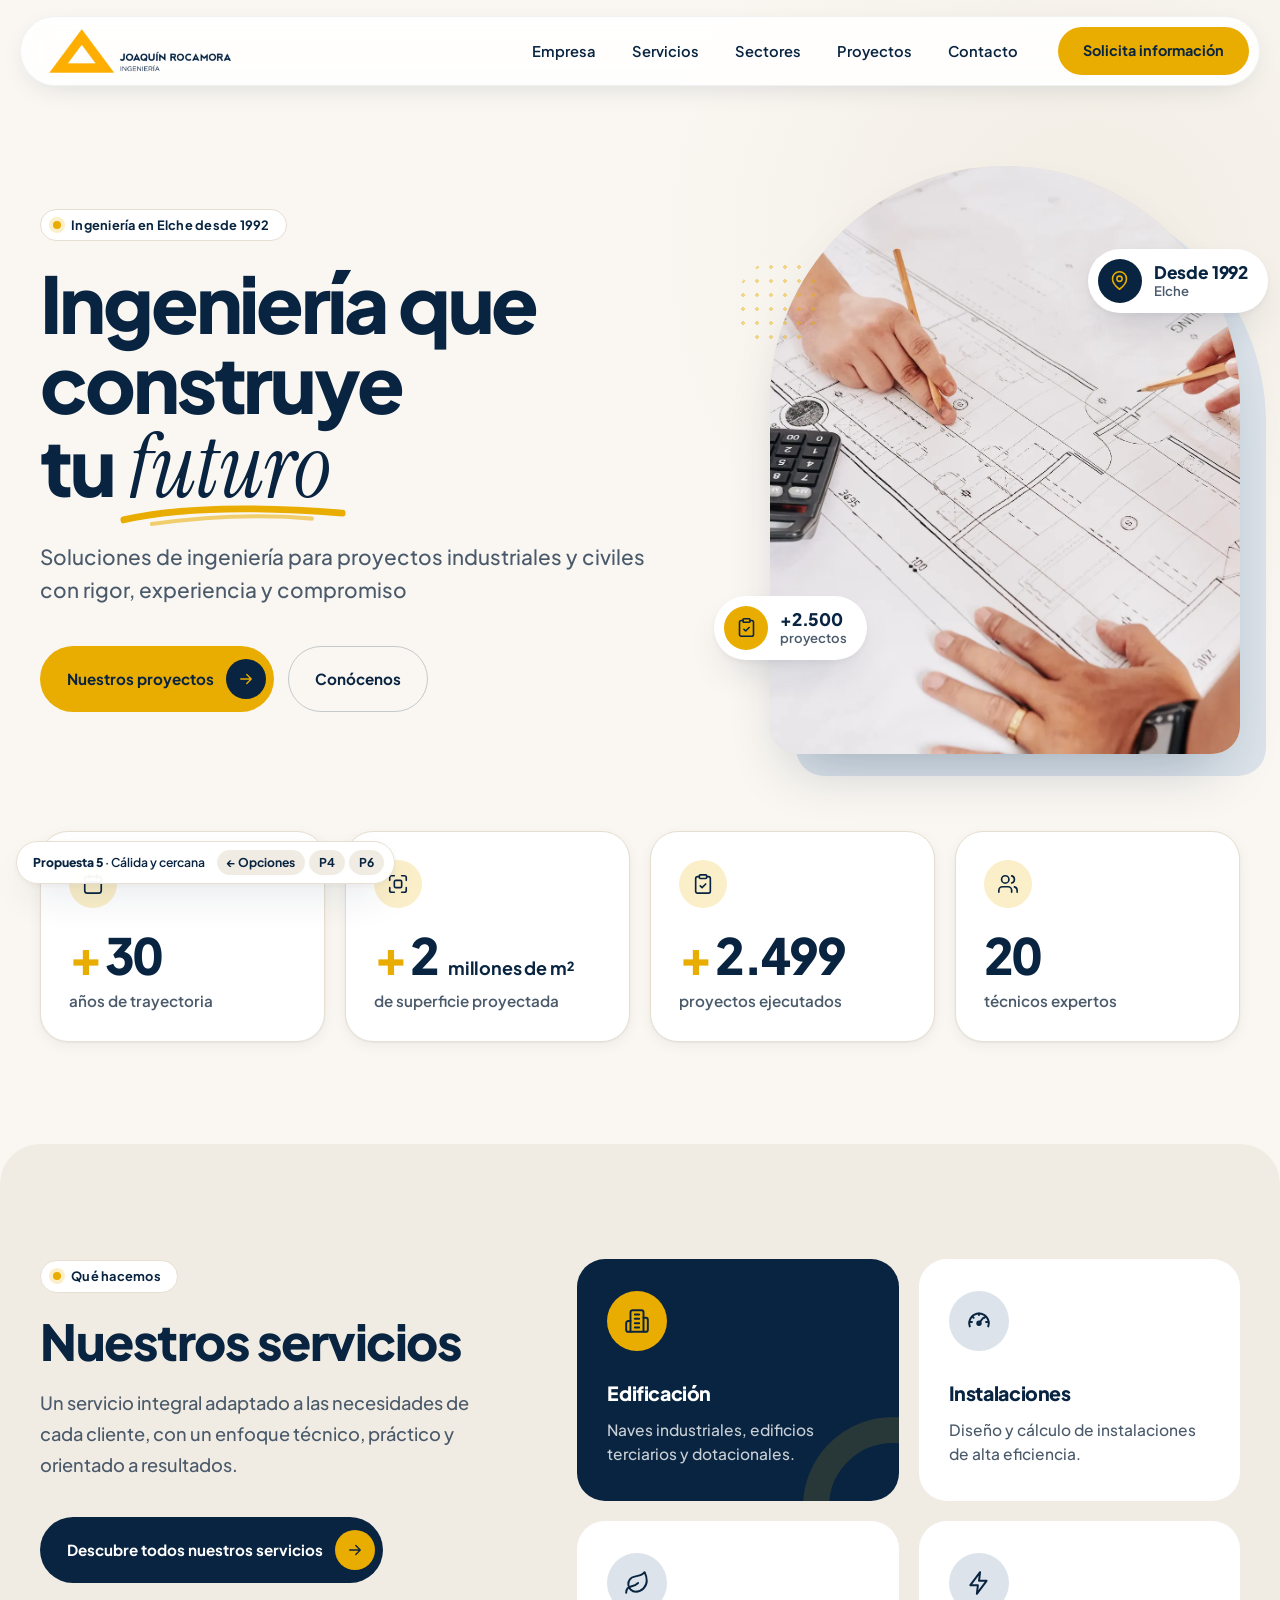
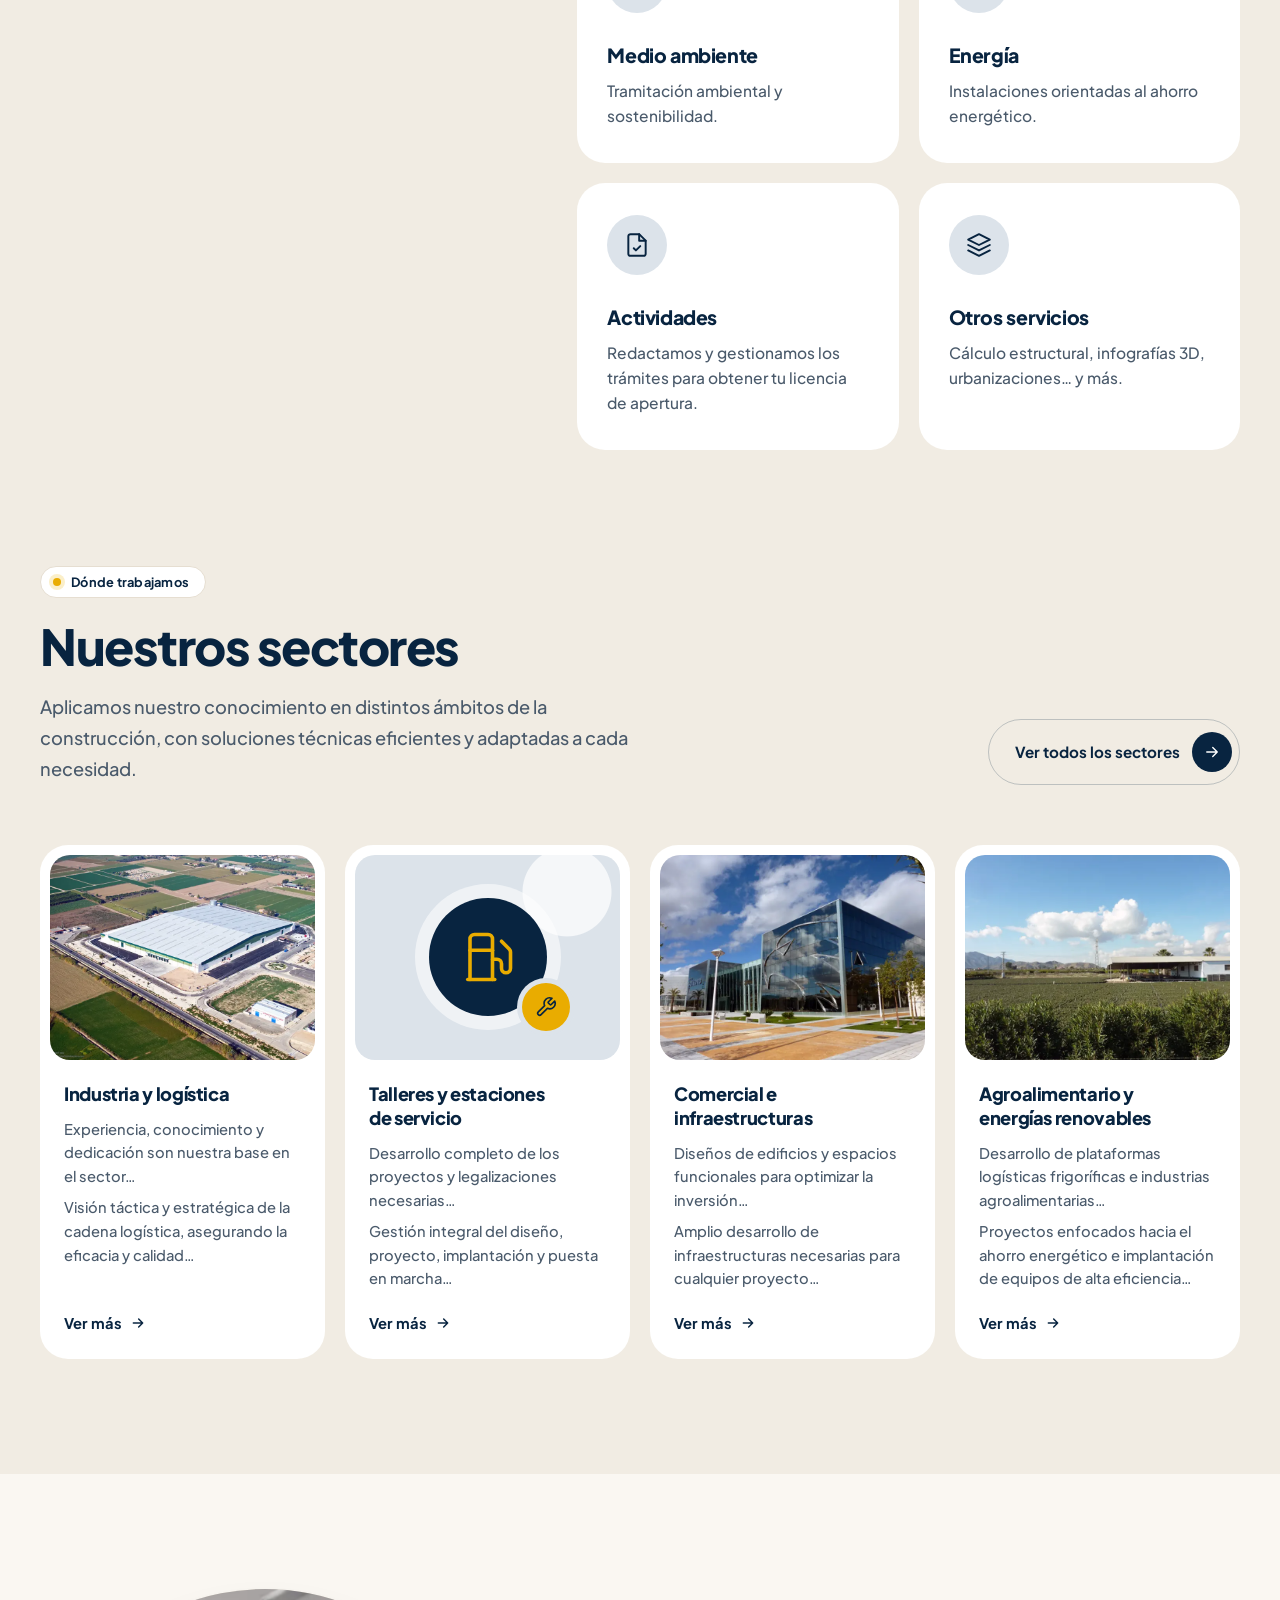
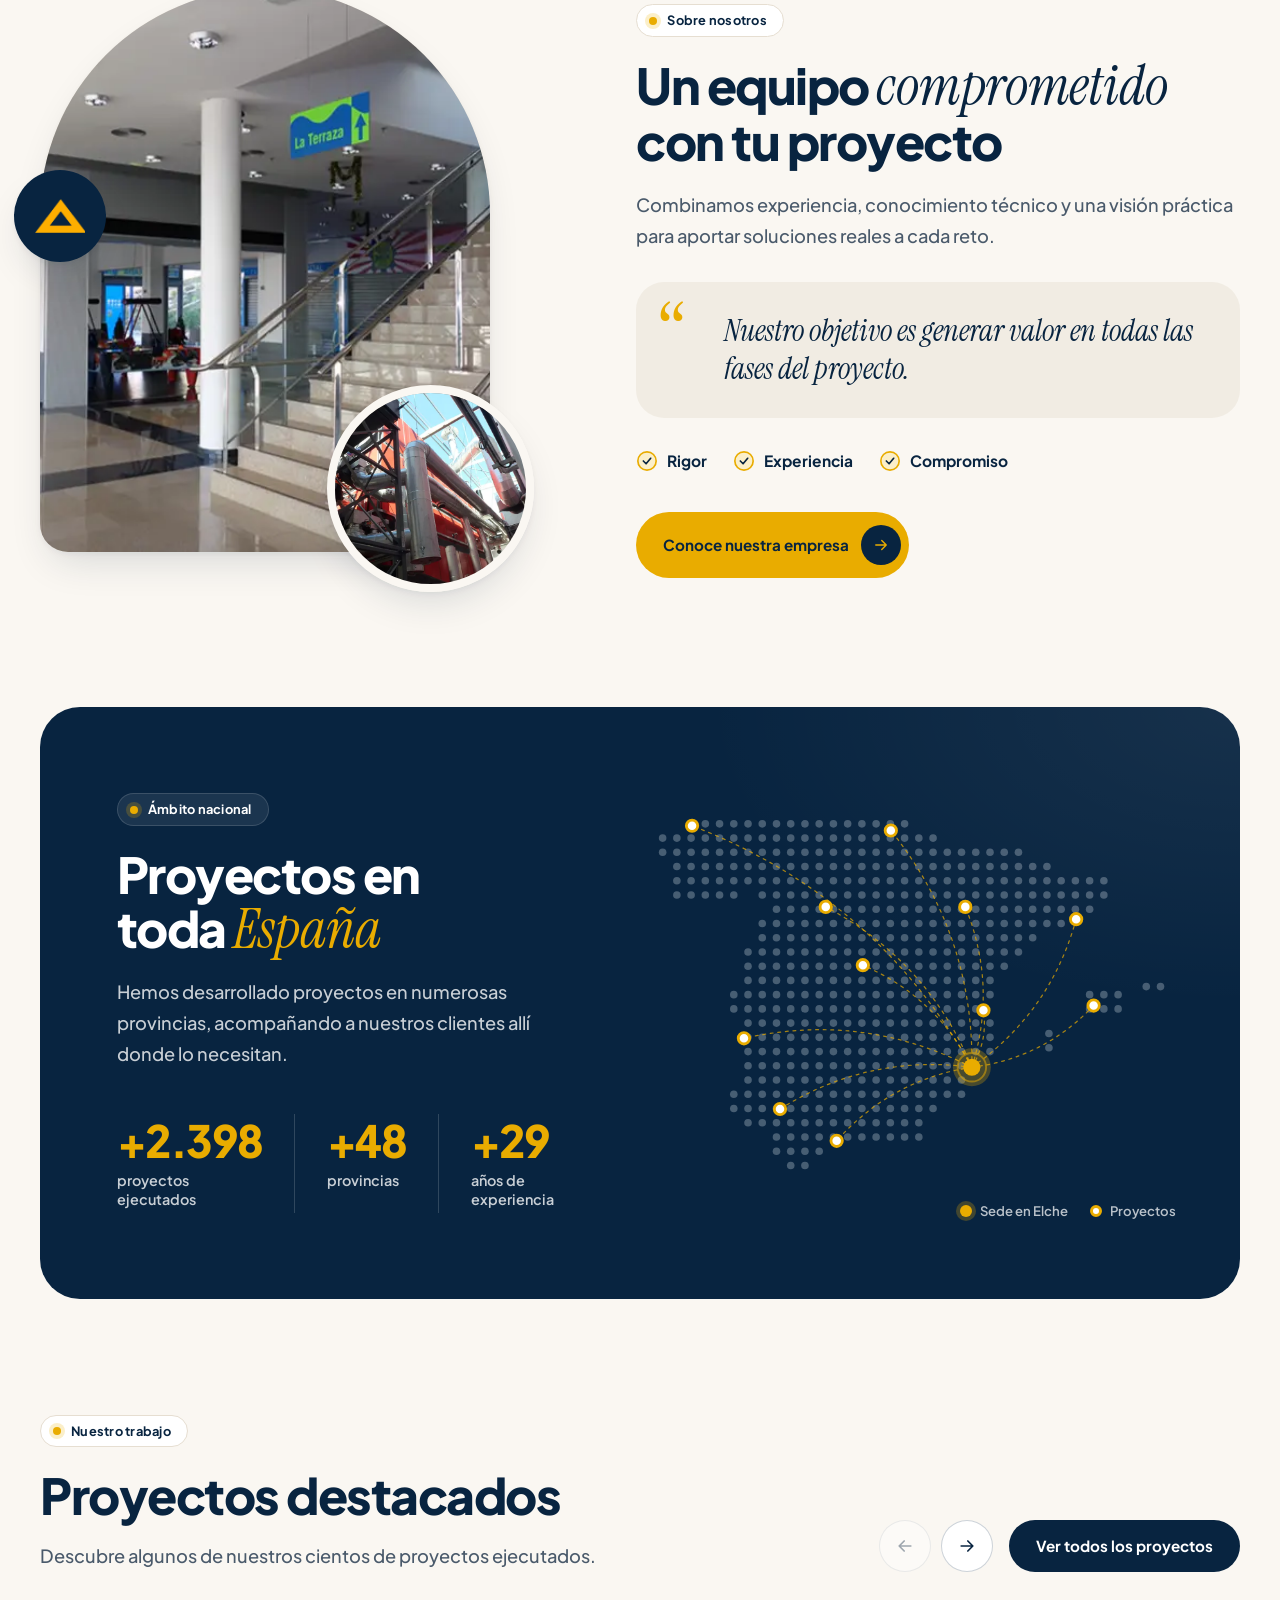
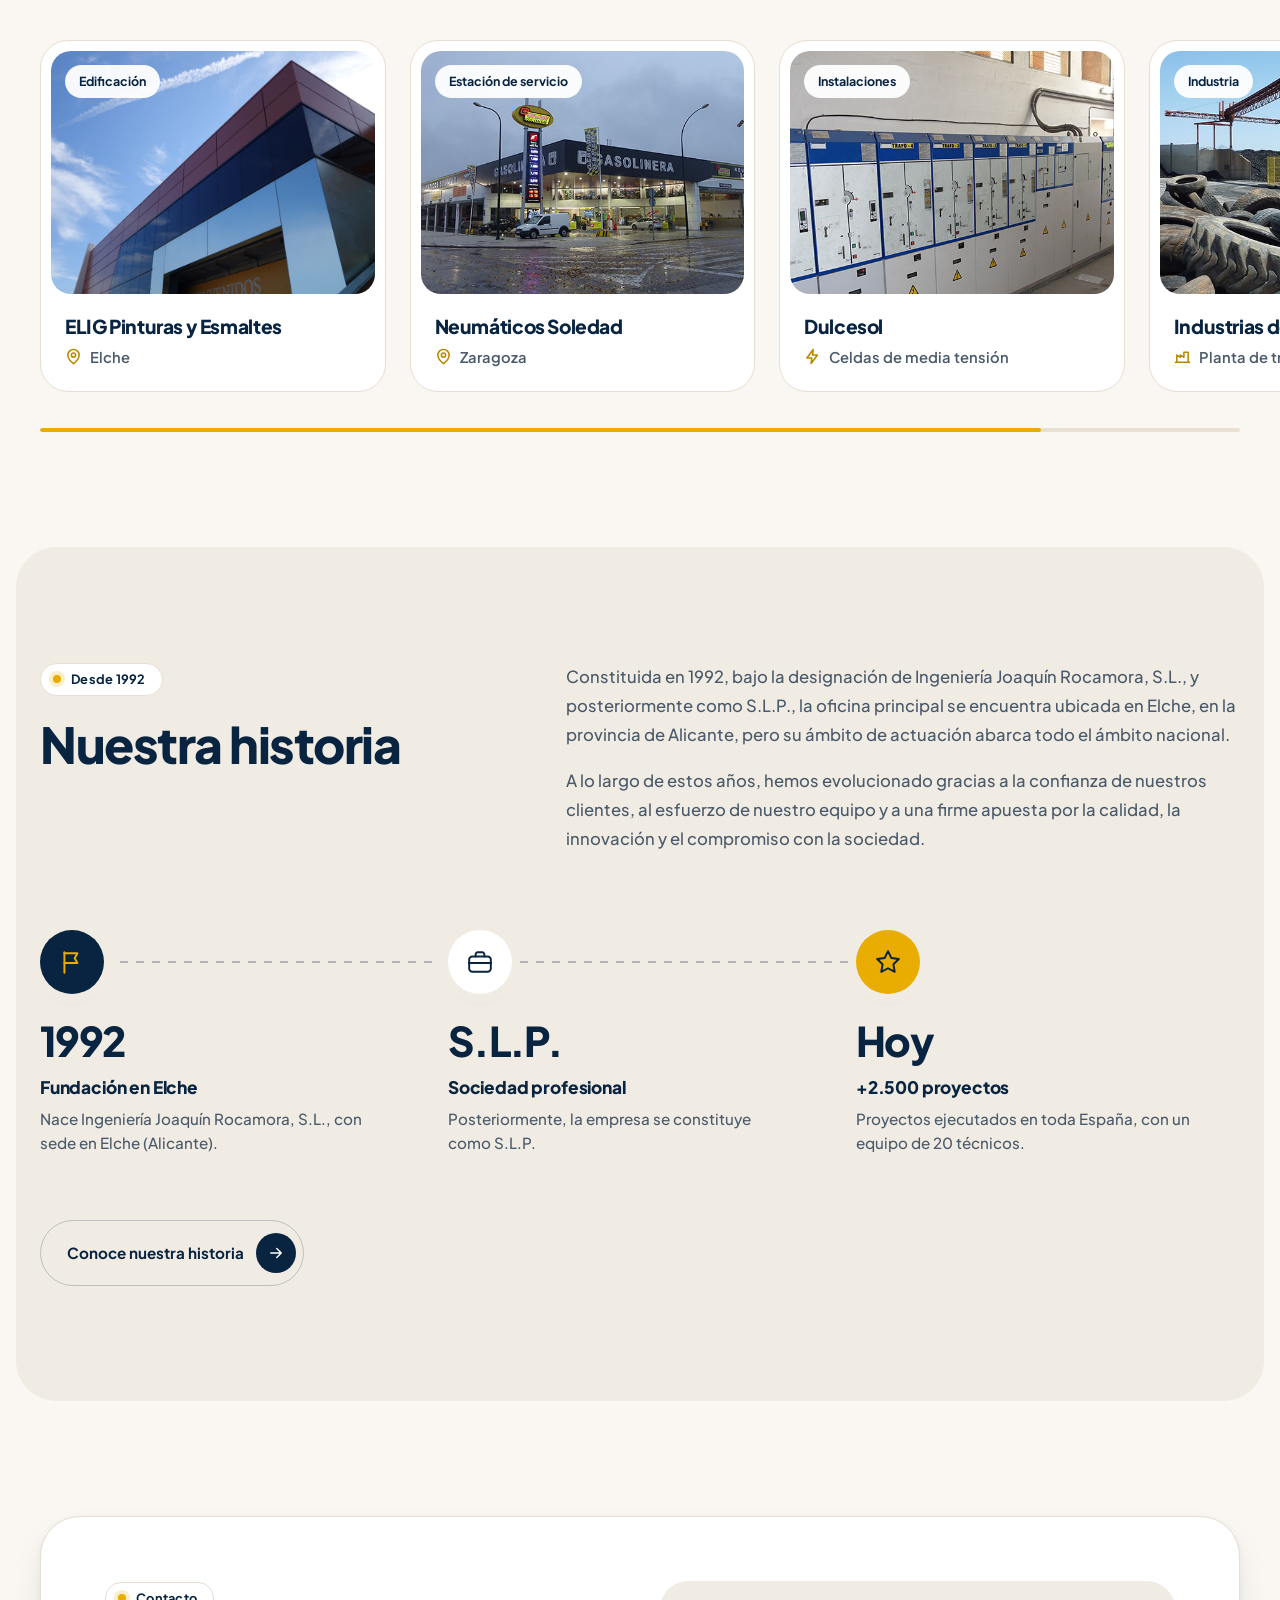
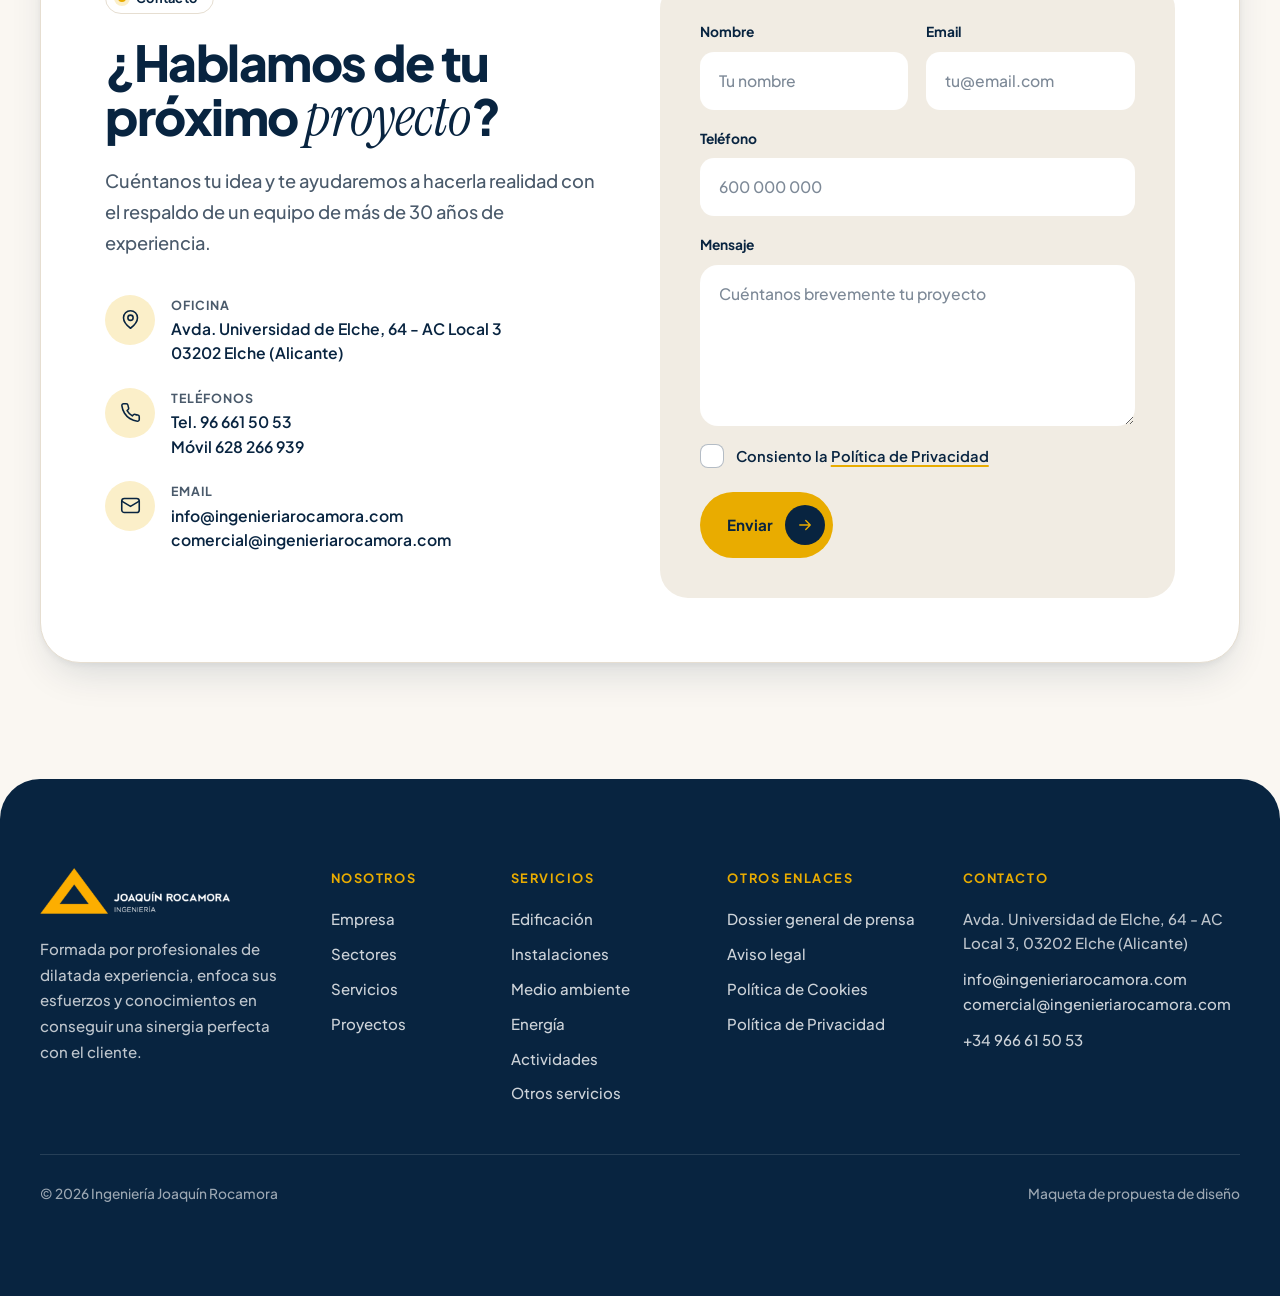
<file: propuesta-5/index.html>
<!DOCTYPE html>
<html lang="es">
<head>
  <meta charset="utf-8">
  <meta name="viewport" content="width=device-width, initial-scale=1">
  <title>Ingeniería Joaquín Rocamora · Propuesta 5 · Cálida y cercana</title>
  <meta name="description" content="Ingeniería Joaquín Rocamora: soluciones de ingeniería para proyectos industriales y civiles con rigor, experiencia y compromiso. Elche, desde 1992.">
  <link rel="icon" type="image/png" href="../assets/img/favicon.png">
  <link rel="preconnect" href="https://fonts.googleapis.com">
  <link rel="preconnect" href="https://fonts.gstatic.com" crossorigin>
  <link href="https://fonts.googleapis.com/css2?family=Instrument+Serif:ital@0;1&family=Plus+Jakarta+Sans:wght@400;500;600;700;800&display=swap" rel="stylesheet">
  <link rel="stylesheet" href="styles.css">
</head>
<body id="top">

  <!-- ============ HEADER (cápsula flotante) ============ -->
  <header class="site-header" data-header>
    <div class="header-pill">
      <a class="brand" href="#top" aria-label="Ingeniería Joaquín Rocamora – inicio">
        <img src="../assets/img/logo-horizontal-azul.png" alt="Ingeniería Joaquín Rocamora" width="1207" height="292">
      </a>

      <nav class="nav" id="menu" data-nav aria-label="Navegación principal">
        <ul class="nav-list">
          <li><a href="#empresa">Empresa</a></li>
          <li><a href="#servicios">Servicios</a></li>
          <li><a href="#sectores">Sectores</a></li>
          <li><a href="#proyectos">Proyectos</a></li>
          <li><a href="#contacto">Contacto</a></li>
        </ul>
        <div class="nav-extra">
          <a class="btn btn-gold" href="#contacto">Solicita información</a>
          <p class="nav-contact">
            <a href="tel:+34966615053">96 661 50 53</a>
            <a href="mailto:info@ingenieriarocamora.com">info@ingenieriarocamora.com</a>
          </p>
        </div>
      </nav>

      <a class="btn btn-gold header-cta" href="#contacto">Solicita información</a>

      <button class="nav-toggle" type="button" data-nav-toggle aria-expanded="false" aria-controls="menu" aria-label="Abrir menú">
        <svg class="i-open" viewBox="0 0 24 24" aria-hidden="true"><path d="M4 7h16M4 12h16M4 17h10"/></svg>
        <svg class="i-close" viewBox="0 0 24 24" aria-hidden="true"><path d="M18 6 6 18M6 6l12 12"/></svg>
      </button>
    </div>
  </header>

  <main>

    <!-- ============ 1. HERO ============ -->
    <section class="hero">
      <div class="container hero-grid">
        <div class="hero-copy">
          <p class="chip"><span class="chip-dot" aria-hidden="true"></span>Ingeniería en Elche desde 1992</p>
          <h1 class="hero-title">Ingeniería que construye tu <em class="serif swash">futuro</em></h1>
          <p class="hero-lead">Soluciones de ingeniería para proyectos industriales y civiles con rigor, experiencia y compromiso</p>
          <div class="btn-row">
            <a class="btn btn-gold btn-arrow" href="#proyectos">Nuestros proyectos
              <span class="btn-ico" aria-hidden="true"><svg viewBox="0 0 24 24"><path d="M5 12h14M13 6l6 6-6 6"/></svg></span>
            </a>
            <a class="btn btn-ghost" href="#empresa">Conócenos</a>
          </div>
        </div>

        <div class="hero-media">
          <figure class="arch arch-hero">
            <img src="../assets/img/direccion-obra.webp" alt="Técnicos revisando planos de un proyecto con lápiz, calculadora y nivel" width="2000" height="1333" fetchpriority="high">
          </figure>
          <div class="badge badge-a">
            <span class="badge-ico badge-ico-gold" aria-hidden="true">
              <svg viewBox="0 0 24 24"><rect x="8" y="2" width="8" height="4" rx="1"/><path d="M16 4h2a2 2 0 0 1 2 2v14a2 2 0 0 1-2 2H6a2 2 0 0 1-2-2V6a2 2 0 0 1 2-2h2"/><path d="m9 14 2 2 4-4"/></svg>
            </span>
            <span class="badge-text"><strong>+2.500</strong> proyectos</span>
          </div>
          <div class="badge badge-b">
            <span class="badge-ico badge-ico-navy" aria-hidden="true">
              <svg viewBox="0 0 24 24"><path d="M20 10c0 6-8 12-8 12s-8-6-8-12a8 8 0 0 1 16 0Z"/><circle cx="12" cy="10" r="3"/></svg>
            </span>
            <span class="badge-text"><strong>Desde 1992</strong> Elche</span>
          </div>
        </div>
      </div>
    </section>

    <!-- ============ 2. CIFRAS ============ -->
    <section class="stats" aria-label="Cifras de la empresa">
      <div class="container">
        <ul class="stats-grid">
          <li class="stat" data-reveal>
            <span class="stat-ico" aria-hidden="true"><svg viewBox="0 0 24 24"><rect x="3" y="4" width="18" height="18" rx="3"/><path d="M16 2v4M8 2v4M3 10h18"/></svg></span>
            <p class="stat-num"><span class="plus">+</span><span data-count="30">30</span></p>
            <p class="stat-label">años de trayectoria</p>
          </li>
          <li class="stat" data-reveal>
            <span class="stat-ico" aria-hidden="true"><svg viewBox="0 0 24 24"><path d="M8 3H5a2 2 0 0 0-2 2v3M21 8V5a2 2 0 0 0-2-2h-3M3 16v3a2 2 0 0 0 2 2h3M16 21h3a2 2 0 0 0 2-2v-3"/><rect x="8" y="8" width="8" height="8" rx="1.5"/></svg></span>
            <p class="stat-num"><span class="plus">+</span><span data-count="2">2</span><span class="stat-unit">millones de m²</span></p>
            <p class="stat-label">de superficie proyectada</p>
          </li>
          <li class="stat" data-reveal>
            <span class="stat-ico" aria-hidden="true"><svg viewBox="0 0 24 24"><rect x="8" y="2" width="8" height="4" rx="1"/><path d="M16 4h2a2 2 0 0 1 2 2v14a2 2 0 0 1-2 2H6a2 2 0 0 1-2-2V6a2 2 0 0 1 2-2h2"/><path d="m9 14 2 2 4-4"/></svg></span>
            <p class="stat-num"><span class="plus">+</span><span data-count="2500">2.500</span></p>
            <p class="stat-label">proyectos ejecutados</p>
          </li>
          <li class="stat" data-reveal>
            <span class="stat-ico" aria-hidden="true"><svg viewBox="0 0 24 24"><path d="M16 21v-2a4 4 0 0 0-4-4H6a4 4 0 0 0-4 4v2"/><circle cx="9" cy="7" r="4"/><path d="M22 21v-2a4 4 0 0 0-3-3.87M16 3.13a4 4 0 0 1 0 7.75"/></svg></span>
            <p class="stat-num"><span data-count="20">20</span></p>
            <p class="stat-label">técnicos expertos</p>
          </li>
        </ul>
      </div>
    </section>

    <!-- ============ 3. SERVICIOS ============ -->
    <section class="section services" id="servicios">
      <div class="container services-grid">
        <div class="services-intro" data-reveal>
          <p class="chip"><span class="chip-dot" aria-hidden="true"></span>Qué hacemos</p>
          <h2 class="h2">Nuestros servicios</h2>
          <p class="lead">Un servicio integral adaptado a las necesidades de cada cliente, con un enfoque técnico, práctico y orientado a resultados.</p>
          <a class="btn btn-navy btn-arrow" href="#servicios">Descubre todos nuestros servicios
            <span class="btn-ico" aria-hidden="true"><svg viewBox="0 0 24 24"><path d="M5 12h14M13 6l6 6-6 6"/></svg></span>
          </a>
        </div>

        <ul class="service-cards">
          <li class="service-card is-featured" data-reveal>
            <span class="icon-circle" aria-hidden="true"><svg viewBox="0 0 24 24"><path d="M6 22V4a2 2 0 0 1 2-2h8a2 2 0 0 1 2 2v18Z"/><path d="M6 12H4a2 2 0 0 0-2 2v6a2 2 0 0 0 2 2h2M18 9h2a2 2 0 0 1 2 2v9a2 2 0 0 1-2 2h-2"/><path d="M10 6h4M10 10h4M10 14h4M10 18h4"/></svg></span>
            <h3>Edificación</h3>
            <p>Naves industriales, edificios terciarios y dotacionales.</p>
          </li>
          <li class="service-card" data-reveal>
            <span class="icon-circle" aria-hidden="true"><svg viewBox="0 0 24 24"><path d="M3.5 17a9 9 0 1 1 17 0"/><path d="m12 14 4-5"/><circle cx="12" cy="14" r="1.6"/><path d="M12 5v1.5M6 8l1 1M18 8l-1 1M4 13h1.5M18.5 13H20"/></svg></span>
            <h3>Instalaciones</h3>
            <p>Diseño y cálculo de instalaciones de alta eficiencia.</p>
          </li>
          <li class="service-card" data-reveal>
            <span class="icon-circle" aria-hidden="true"><svg viewBox="0 0 24 24"><path d="M11 20A7 7 0 0 1 9.8 6.1C15.5 5 17 4.48 19 2c1 2 2 4.18 2 8 0 5.5-4.78 10-10 10Z"/><path d="M2 21c0-3 1.85-5.36 5.08-6C9.5 14.52 12 13 13 12"/></svg></span>
            <h3>Medio ambiente</h3>
            <p>Tramitación ambiental y sostenibilidad.</p>
          </li>
          <li class="service-card" data-reveal>
            <span class="icon-circle" aria-hidden="true"><svg viewBox="0 0 24 24"><path d="M13 2 4 14h7l-1 8 9-12h-7z"/></svg></span>
            <h3>Energía</h3>
            <p>Instalaciones orientadas al ahorro energético.</p>
          </li>
          <li class="service-card" data-reveal>
            <span class="icon-circle" aria-hidden="true"><svg viewBox="0 0 24 24"><path d="M14 2H6a2 2 0 0 0-2 2v16a2 2 0 0 0 2 2h12a2 2 0 0 0 2-2V8z"/><path d="M14 2v6h6"/><path d="m9 15 2 2 4-4"/></svg></span>
            <h3>Actividades</h3>
            <p>Redactamos y gestionamos los trámites para obtener tu licencia de apertura.</p>
          </li>
          <li class="service-card" data-reveal>
            <span class="icon-circle" aria-hidden="true"><svg viewBox="0 0 24 24"><path d="m12 2 10 5-10 5L2 7z"/><path d="m2 17 10 5 10-5"/><path d="m2 12 10 5 10-5"/></svg></span>
            <h3>Otros servicios</h3>
            <p>Cálculo estructural, infografías 3D, urbanizaciones… y más.</p>
          </li>
        </ul>
      </div>
    </section>

    <!-- ============ 4. SECTORES ============ -->
    <section class="section sectors" id="sectores">
      <div class="container">
        <div class="section-head" data-reveal>
          <div>
            <p class="chip"><span class="chip-dot" aria-hidden="true"></span>Dónde trabajamos</p>
            <h2 class="h2">Nuestros sectores</h2>
            <p class="lead">Aplicamos nuestro conocimiento en distintos ámbitos de la construcción, con soluciones técnicas eficientes y adaptadas a cada necesidad.</p>
          </div>
          <a class="btn btn-ghost btn-arrow" href="#sectores">Ver todos los sectores
            <span class="btn-ico" aria-hidden="true"><svg viewBox="0 0 24 24"><path d="M5 12h14M13 6l6 6-6 6"/></svg></span>
          </a>
        </div>

        <ul class="sector-cards">
          <li class="sector-card" data-reveal>
            <div class="sector-media">
              <img src="../assets/img/CARTONAJE_VEGA_BAJA1.webp" alt="Vista aérea de una gran nave industrial entre campos de cultivo" width="798" height="599" loading="lazy">
            </div>
            <div class="sector-body">
              <h3>Industria y logística</h3>
              <p>Experiencia, conocimiento y dedicación son nuestra base en el sector…</p>
              <p>Visión táctica y estratégica de la cadena logística, asegurando la eficacia y calidad…</p>
              <a class="link-more" href="#sectores">Ver más <svg viewBox="0 0 24 24" aria-hidden="true"><path d="M5 12h14M13 6l6 6-6 6"/></svg></a>
            </div>
          </li>
          <li class="sector-card" data-reveal>
            <div class="sector-media sector-media-icon" aria-hidden="true">
              <span class="big-icon">
                <svg viewBox="0 0 24 24"><path d="M3 22h12"/><path d="M4 9h10"/><path d="M14 22V4a2 2 0 0 0-2-2H6a2 2 0 0 0-2 2v18"/><path d="M14 13h2a2 2 0 0 1 2 2v2a2 2 0 0 0 4 0V9.83a2 2 0 0 0-.59-1.42L18 5"/></svg>
              </span>
              <span class="small-icon">
                <svg viewBox="0 0 24 24"><path d="M14.7 6.3a1 1 0 0 0 0 1.4l1.6 1.6a1 1 0 0 0 1.4 0l3.77-3.77a6 6 0 0 1-7.94 7.94l-6.91 6.91a2.12 2.12 0 0 1-3-3l6.91-6.91a6 6 0 0 1 7.94-7.94l-3.76 3.76z"/></svg>
              </span>
            </div>
            <div class="sector-body">
              <h3>Talleres y estaciones de servicio</h3>
              <p>Desarrollo completo de los proyectos y legalizaciones necesarias…</p>
              <p>Gestión integral del diseño, proyecto, implantación y puesta en marcha…</p>
              <a class="link-more" href="#sectores">Ver más <svg viewBox="0 0 24 24" aria-hidden="true"><path d="M5 12h14M13 6l6 6-6 6"/></svg></a>
            </div>
          </li>
          <li class="sector-card" data-reveal>
            <div class="sector-media">
              <img src="../assets/img/SOL_DAD_CENTRAL2.webp" alt="Edificio de oficinas acristalado de diseño moderno" width="797" height="530" loading="lazy">
            </div>
            <div class="sector-body">
              <h3>Comercial e infraestructuras</h3>
              <p>Diseños de edificios y espacios funcionales para optimizar la inversión…</p>
              <p>Amplio desarrollo de infraestructuras necesarias para cualquier proyecto…</p>
              <a class="link-more" href="#sectores">Ver más <svg viewBox="0 0 24 24" aria-hidden="true"><path d="M5 12h14M13 6l6 6-6 6"/></svg></a>
            </div>
          </li>
          <li class="sector-card" data-reveal>
            <div class="sector-media">
              <img src="../assets/img/UNION_SOLAR_COSTABLANCA3.webp" alt="Campo agrícola con una nave al fondo" width="791" height="526" loading="lazy">
            </div>
            <div class="sector-body">
              <h3>Agroalimentario y energías renovables</h3>
              <p>Desarrollo de plataformas logísticas frigoríficas e industrias agroalimentarias…</p>
              <p>Proyectos enfocados hacia el ahorro energético e implantación de equipos de alta eficiencia…</p>
              <a class="link-more" href="#sectores">Ver más <svg viewBox="0 0 24 24" aria-hidden="true"><path d="M5 12h14M13 6l6 6-6 6"/></svg></a>
            </div>
          </li>
        </ul>
      </div>
    </section>

    <!-- ============ 5. SOBRE NOSOTROS ============ -->
    <section class="section about" id="empresa">
      <div class="container about-grid">
        <div class="about-media" data-reveal>
          <figure class="arch arch-about">
            <img src="../assets/img/POLAMAX7.webp" alt="Interior de un edificio comercial con escalera y amplio vestíbulo" width="791" height="522" loading="lazy">
          </figure>
          <figure class="about-thumb">
            <img src="../assets/img/biomasa-damel-04.webp" alt="Instalación de caldera de biomasa con tuberías" width="794" height="593" loading="lazy">
          </figure>
          <span class="about-seal" aria-hidden="true"><img src="../assets/img/logo-simbolo.png" alt="" width="423" height="292"></span>
        </div>

        <div class="about-copy" data-reveal>
          <p class="chip"><span class="chip-dot" aria-hidden="true"></span>Sobre nosotros</p>
          <h2 class="h2">Un equipo <em class="serif">comprometido</em> con tu proyecto</h2>
          <p class="lead">Combinamos experiencia, conocimiento técnico y una visión práctica para aportar soluciones reales a cada reto.</p>
          <blockquote class="quote">
            <p>Nuestro objetivo es generar valor en todas las fases del proyecto.</p>
          </blockquote>
          <ul class="values">
            <li><svg viewBox="0 0 24 24" aria-hidden="true"><circle cx="12" cy="12" r="10"/><path d="m8 12 3 3 5-6"/></svg>Rigor</li>
            <li><svg viewBox="0 0 24 24" aria-hidden="true"><circle cx="12" cy="12" r="10"/><path d="m8 12 3 3 5-6"/></svg>Experiencia</li>
            <li><svg viewBox="0 0 24 24" aria-hidden="true"><circle cx="12" cy="12" r="10"/><path d="m8 12 3 3 5-6"/></svg>Compromiso</li>
          </ul>
          <a class="btn btn-gold btn-arrow" href="#empresa">Conoce nuestra empresa
            <span class="btn-ico" aria-hidden="true"><svg viewBox="0 0 24 24"><path d="M5 12h14M13 6l6 6-6 6"/></svg></span>
          </a>
        </div>
      </div>
    </section>

    <!-- ============ 6. PROYECTOS EN TODA ESPAÑA ============ -->
    <section class="section spain" aria-labelledby="spain-title">
      <div class="container">
        <div class="spain-card" data-reveal>
          <div class="spain-copy">
            <p class="chip chip-dark"><span class="chip-dot" aria-hidden="true"></span>Ámbito nacional</p>
            <h2 class="h2" id="spain-title">Proyectos en toda <em class="serif">España</em></h2>
            <p class="lead">Hemos desarrollado proyectos en numerosas provincias, acompañando a nuestros clientes allí donde lo necesitan.</p>
            <ul class="spain-stats">
              <li><p class="spain-num">+<span data-count="2500">2.500</span></p><p>proyectos ejecutados</p></li>
              <li><p class="spain-num">+<span data-count="50">50</span></p><p>provincias</p></li>
              <li><p class="spain-num">+<span data-count="30">30</span></p><p>años de experiencia</p></li>
            </ul>
          </div>
          <div class="spain-map">
            <svg viewBox="-12 -12 568 420" role="img" aria-label="Mapa de puntos de España con la sede en Elche y líneas hacia proyectos en distintas provincias">
              <g class="map-dots">
              <circle cx="45.0" cy="30.0" r="4"/>
              <circle cx="60.0" cy="30.0" r="4"/>
              <circle cx="75.0" cy="30.0" r="4"/>
              <circle cx="90.0" cy="30.0" r="4"/>
              <circle cx="105.0" cy="30.0" r="4"/>
              <circle cx="120.0" cy="30.0" r="4"/>
              <circle cx="135.0" cy="30.0" r="4"/>
              <circle cx="150.0" cy="30.0" r="4"/>
              <circle cx="165.0" cy="30.0" r="4"/>
              <circle cx="180.0" cy="30.0" r="4"/>
              <circle cx="195.0" cy="30.0" r="4"/>
              <circle cx="210.0" cy="30.0" r="4"/>
              <circle cx="225.0" cy="30.0" r="4"/>
              <circle cx="240.0" cy="30.0" r="4"/>
              <circle cx="255.0" cy="30.0" r="4"/>
              <circle cx="270.0" cy="30.0" r="4"/>
              <circle cx="15.0" cy="45.0" r="4"/>
              <circle cx="30.0" cy="45.0" r="4"/>
              <circle cx="45.0" cy="45.0" r="4"/>
              <circle cx="60.0" cy="45.0" r="4"/>
              <circle cx="75.0" cy="45.0" r="4"/>
              <circle cx="90.0" cy="45.0" r="4"/>
              <circle cx="105.0" cy="45.0" r="4"/>
              <circle cx="120.0" cy="45.0" r="4"/>
              <circle cx="135.0" cy="45.0" r="4"/>
              <circle cx="150.0" cy="45.0" r="4"/>
              <circle cx="165.0" cy="45.0" r="4"/>
              <circle cx="180.0" cy="45.0" r="4"/>
              <circle cx="195.0" cy="45.0" r="4"/>
              <circle cx="210.0" cy="45.0" r="4"/>
              <circle cx="225.0" cy="45.0" r="4"/>
              <circle cx="240.0" cy="45.0" r="4"/>
              <circle cx="255.0" cy="45.0" r="4"/>
              <circle cx="270.0" cy="45.0" r="4"/>
              <circle cx="285.0" cy="45.0" r="4"/>
              <circle cx="300.0" cy="45.0" r="4"/>
              <circle cx="15.0" cy="60.0" r="4"/>
              <circle cx="30.0" cy="60.0" r="4"/>
              <circle cx="45.0" cy="60.0" r="4"/>
              <circle cx="60.0" cy="60.0" r="4"/>
              <circle cx="75.0" cy="60.0" r="4"/>
              <circle cx="90.0" cy="60.0" r="4"/>
              <circle cx="105.0" cy="60.0" r="4"/>
              <circle cx="120.0" cy="60.0" r="4"/>
              <circle cx="135.0" cy="60.0" r="4"/>
              <circle cx="150.0" cy="60.0" r="4"/>
              <circle cx="165.0" cy="60.0" r="4"/>
              <circle cx="180.0" cy="60.0" r="4"/>
              <circle cx="195.0" cy="60.0" r="4"/>
              <circle cx="210.0" cy="60.0" r="4"/>
              <circle cx="225.0" cy="60.0" r="4"/>
              <circle cx="240.0" cy="60.0" r="4"/>
              <circle cx="255.0" cy="60.0" r="4"/>
              <circle cx="270.0" cy="60.0" r="4"/>
              <circle cx="285.0" cy="60.0" r="4"/>
              <circle cx="300.0" cy="60.0" r="4"/>
              <circle cx="315.0" cy="60.0" r="4"/>
              <circle cx="330.0" cy="60.0" r="4"/>
              <circle cx="345.0" cy="60.0" r="4"/>
              <circle cx="360.0" cy="60.0" r="4"/>
              <circle cx="375.0" cy="60.0" r="4"/>
              <circle cx="390.0" cy="60.0" r="4"/>
              <circle cx="30.0" cy="75.0" r="4"/>
              <circle cx="45.0" cy="75.0" r="4"/>
              <circle cx="60.0" cy="75.0" r="4"/>
              <circle cx="75.0" cy="75.0" r="4"/>
              <circle cx="90.0" cy="75.0" r="4"/>
              <circle cx="105.0" cy="75.0" r="4"/>
              <circle cx="120.0" cy="75.0" r="4"/>
              <circle cx="135.0" cy="75.0" r="4"/>
              <circle cx="150.0" cy="75.0" r="4"/>
              <circle cx="165.0" cy="75.0" r="4"/>
              <circle cx="180.0" cy="75.0" r="4"/>
              <circle cx="195.0" cy="75.0" r="4"/>
              <circle cx="210.0" cy="75.0" r="4"/>
              <circle cx="225.0" cy="75.0" r="4"/>
              <circle cx="240.0" cy="75.0" r="4"/>
              <circle cx="255.0" cy="75.0" r="4"/>
              <circle cx="270.0" cy="75.0" r="4"/>
              <circle cx="285.0" cy="75.0" r="4"/>
              <circle cx="300.0" cy="75.0" r="4"/>
              <circle cx="315.0" cy="75.0" r="4"/>
              <circle cx="330.0" cy="75.0" r="4"/>
              <circle cx="345.0" cy="75.0" r="4"/>
              <circle cx="360.0" cy="75.0" r="4"/>
              <circle cx="375.0" cy="75.0" r="4"/>
              <circle cx="390.0" cy="75.0" r="4"/>
              <circle cx="405.0" cy="75.0" r="4"/>
              <circle cx="420.0" cy="75.0" r="4"/>
              <circle cx="30.0" cy="90.0" r="4"/>
              <circle cx="45.0" cy="90.0" r="4"/>
              <circle cx="60.0" cy="90.0" r="4"/>
              <circle cx="75.0" cy="90.0" r="4"/>
              <circle cx="90.0" cy="90.0" r="4"/>
              <circle cx="105.0" cy="90.0" r="4"/>
              <circle cx="120.0" cy="90.0" r="4"/>
              <circle cx="135.0" cy="90.0" r="4"/>
              <circle cx="150.0" cy="90.0" r="4"/>
              <circle cx="165.0" cy="90.0" r="4"/>
              <circle cx="180.0" cy="90.0" r="4"/>
              <circle cx="195.0" cy="90.0" r="4"/>
              <circle cx="210.0" cy="90.0" r="4"/>
              <circle cx="225.0" cy="90.0" r="4"/>
              <circle cx="240.0" cy="90.0" r="4"/>
              <circle cx="255.0" cy="90.0" r="4"/>
              <circle cx="270.0" cy="90.0" r="4"/>
              <circle cx="285.0" cy="90.0" r="4"/>
              <circle cx="300.0" cy="90.0" r="4"/>
              <circle cx="315.0" cy="90.0" r="4"/>
              <circle cx="330.0" cy="90.0" r="4"/>
              <circle cx="345.0" cy="90.0" r="4"/>
              <circle cx="360.0" cy="90.0" r="4"/>
              <circle cx="375.0" cy="90.0" r="4"/>
              <circle cx="390.0" cy="90.0" r="4"/>
              <circle cx="405.0" cy="90.0" r="4"/>
              <circle cx="420.0" cy="90.0" r="4"/>
              <circle cx="435.0" cy="90.0" r="4"/>
              <circle cx="450.0" cy="90.0" r="4"/>
              <circle cx="465.0" cy="90.0" r="4"/>
              <circle cx="480.0" cy="90.0" r="4"/>
              <circle cx="30.0" cy="105.0" r="4"/>
              <circle cx="45.0" cy="105.0" r="4"/>
              <circle cx="60.0" cy="105.0" r="4"/>
              <circle cx="75.0" cy="105.0" r="4"/>
              <circle cx="90.0" cy="105.0" r="4"/>
              <circle cx="120.0" cy="105.0" r="4"/>
              <circle cx="135.0" cy="105.0" r="4"/>
              <circle cx="150.0" cy="105.0" r="4"/>
              <circle cx="165.0" cy="105.0" r="4"/>
              <circle cx="180.0" cy="105.0" r="4"/>
              <circle cx="195.0" cy="105.0" r="4"/>
              <circle cx="210.0" cy="105.0" r="4"/>
              <circle cx="225.0" cy="105.0" r="4"/>
              <circle cx="240.0" cy="105.0" r="4"/>
              <circle cx="255.0" cy="105.0" r="4"/>
              <circle cx="270.0" cy="105.0" r="4"/>
              <circle cx="285.0" cy="105.0" r="4"/>
              <circle cx="300.0" cy="105.0" r="4"/>
              <circle cx="315.0" cy="105.0" r="4"/>
              <circle cx="330.0" cy="105.0" r="4"/>
              <circle cx="345.0" cy="105.0" r="4"/>
              <circle cx="360.0" cy="105.0" r="4"/>
              <circle cx="375.0" cy="105.0" r="4"/>
              <circle cx="390.0" cy="105.0" r="4"/>
              <circle cx="405.0" cy="105.0" r="4"/>
              <circle cx="420.0" cy="105.0" r="4"/>
              <circle cx="435.0" cy="105.0" r="4"/>
              <circle cx="450.0" cy="105.0" r="4"/>
              <circle cx="465.0" cy="105.0" r="4"/>
              <circle cx="480.0" cy="105.0" r="4"/>
              <circle cx="135.0" cy="120.0" r="4"/>
              <circle cx="150.0" cy="120.0" r="4"/>
              <circle cx="165.0" cy="120.0" r="4"/>
              <circle cx="180.0" cy="120.0" r="4"/>
              <circle cx="195.0" cy="120.0" r="4"/>
              <circle cx="210.0" cy="120.0" r="4"/>
              <circle cx="225.0" cy="120.0" r="4"/>
              <circle cx="240.0" cy="120.0" r="4"/>
              <circle cx="255.0" cy="120.0" r="4"/>
              <circle cx="270.0" cy="120.0" r="4"/>
              <circle cx="285.0" cy="120.0" r="4"/>
              <circle cx="300.0" cy="120.0" r="4"/>
              <circle cx="315.0" cy="120.0" r="4"/>
              <circle cx="330.0" cy="120.0" r="4"/>
              <circle cx="345.0" cy="120.0" r="4"/>
              <circle cx="360.0" cy="120.0" r="4"/>
              <circle cx="375.0" cy="120.0" r="4"/>
              <circle cx="390.0" cy="120.0" r="4"/>
              <circle cx="405.0" cy="120.0" r="4"/>
              <circle cx="420.0" cy="120.0" r="4"/>
              <circle cx="435.0" cy="120.0" r="4"/>
              <circle cx="450.0" cy="120.0" r="4"/>
              <circle cx="465.0" cy="120.0" r="4"/>
              <circle cx="120.0" cy="135.0" r="4"/>
              <circle cx="135.0" cy="135.0" r="4"/>
              <circle cx="150.0" cy="135.0" r="4"/>
              <circle cx="165.0" cy="135.0" r="4"/>
              <circle cx="180.0" cy="135.0" r="4"/>
              <circle cx="195.0" cy="135.0" r="4"/>
              <circle cx="210.0" cy="135.0" r="4"/>
              <circle cx="225.0" cy="135.0" r="4"/>
              <circle cx="240.0" cy="135.0" r="4"/>
              <circle cx="255.0" cy="135.0" r="4"/>
              <circle cx="270.0" cy="135.0" r="4"/>
              <circle cx="285.0" cy="135.0" r="4"/>
              <circle cx="300.0" cy="135.0" r="4"/>
              <circle cx="315.0" cy="135.0" r="4"/>
              <circle cx="330.0" cy="135.0" r="4"/>
              <circle cx="345.0" cy="135.0" r="4"/>
              <circle cx="360.0" cy="135.0" r="4"/>
              <circle cx="375.0" cy="135.0" r="4"/>
              <circle cx="390.0" cy="135.0" r="4"/>
              <circle cx="405.0" cy="135.0" r="4"/>
              <circle cx="420.0" cy="135.0" r="4"/>
              <circle cx="435.0" cy="135.0" r="4"/>
              <circle cx="120.0" cy="150.0" r="4"/>
              <circle cx="135.0" cy="150.0" r="4"/>
              <circle cx="150.0" cy="150.0" r="4"/>
              <circle cx="165.0" cy="150.0" r="4"/>
              <circle cx="180.0" cy="150.0" r="4"/>
              <circle cx="195.0" cy="150.0" r="4"/>
              <circle cx="210.0" cy="150.0" r="4"/>
              <circle cx="225.0" cy="150.0" r="4"/>
              <circle cx="240.0" cy="150.0" r="4"/>
              <circle cx="255.0" cy="150.0" r="4"/>
              <circle cx="270.0" cy="150.0" r="4"/>
              <circle cx="285.0" cy="150.0" r="4"/>
              <circle cx="300.0" cy="150.0" r="4"/>
              <circle cx="315.0" cy="150.0" r="4"/>
              <circle cx="330.0" cy="150.0" r="4"/>
              <circle cx="345.0" cy="150.0" r="4"/>
              <circle cx="360.0" cy="150.0" r="4"/>
              <circle cx="375.0" cy="150.0" r="4"/>
              <circle cx="390.0" cy="150.0" r="4"/>
              <circle cx="405.0" cy="150.0" r="4"/>
              <circle cx="105.0" cy="165.0" r="4"/>
              <circle cx="120.0" cy="165.0" r="4"/>
              <circle cx="135.0" cy="165.0" r="4"/>
              <circle cx="150.0" cy="165.0" r="4"/>
              <circle cx="165.0" cy="165.0" r="4"/>
              <circle cx="180.0" cy="165.0" r="4"/>
              <circle cx="195.0" cy="165.0" r="4"/>
              <circle cx="210.0" cy="165.0" r="4"/>
              <circle cx="225.0" cy="165.0" r="4"/>
              <circle cx="240.0" cy="165.0" r="4"/>
              <circle cx="255.0" cy="165.0" r="4"/>
              <circle cx="270.0" cy="165.0" r="4"/>
              <circle cx="285.0" cy="165.0" r="4"/>
              <circle cx="300.0" cy="165.0" r="4"/>
              <circle cx="315.0" cy="165.0" r="4"/>
              <circle cx="330.0" cy="165.0" r="4"/>
              <circle cx="345.0" cy="165.0" r="4"/>
              <circle cx="360.0" cy="165.0" r="4"/>
              <circle cx="375.0" cy="165.0" r="4"/>
              <circle cx="390.0" cy="165.0" r="4"/>
              <circle cx="105.0" cy="180.0" r="4"/>
              <circle cx="120.0" cy="180.0" r="4"/>
              <circle cx="135.0" cy="180.0" r="4"/>
              <circle cx="150.0" cy="180.0" r="4"/>
              <circle cx="165.0" cy="180.0" r="4"/>
              <circle cx="180.0" cy="180.0" r="4"/>
              <circle cx="195.0" cy="180.0" r="4"/>
              <circle cx="210.0" cy="180.0" r="4"/>
              <circle cx="225.0" cy="180.0" r="4"/>
              <circle cx="240.0" cy="180.0" r="4"/>
              <circle cx="255.0" cy="180.0" r="4"/>
              <circle cx="270.0" cy="180.0" r="4"/>
              <circle cx="285.0" cy="180.0" r="4"/>
              <circle cx="300.0" cy="180.0" r="4"/>
              <circle cx="315.0" cy="180.0" r="4"/>
              <circle cx="330.0" cy="180.0" r="4"/>
              <circle cx="345.0" cy="180.0" r="4"/>
              <circle cx="360.0" cy="180.0" r="4"/>
              <circle cx="375.0" cy="180.0" r="4"/>
              <circle cx="105.0" cy="195.0" r="4"/>
              <circle cx="120.0" cy="195.0" r="4"/>
              <circle cx="135.0" cy="195.0" r="4"/>
              <circle cx="150.0" cy="195.0" r="4"/>
              <circle cx="165.0" cy="195.0" r="4"/>
              <circle cx="180.0" cy="195.0" r="4"/>
              <circle cx="195.0" cy="195.0" r="4"/>
              <circle cx="210.0" cy="195.0" r="4"/>
              <circle cx="225.0" cy="195.0" r="4"/>
              <circle cx="240.0" cy="195.0" r="4"/>
              <circle cx="255.0" cy="195.0" r="4"/>
              <circle cx="270.0" cy="195.0" r="4"/>
              <circle cx="285.0" cy="195.0" r="4"/>
              <circle cx="300.0" cy="195.0" r="4"/>
              <circle cx="315.0" cy="195.0" r="4"/>
              <circle cx="330.0" cy="195.0" r="4"/>
              <circle cx="345.0" cy="195.0" r="4"/>
              <circle cx="360.0" cy="195.0" r="4"/>
              <circle cx="90.0" cy="210.0" r="4"/>
              <circle cx="105.0" cy="210.0" r="4"/>
              <circle cx="120.0" cy="210.0" r="4"/>
              <circle cx="135.0" cy="210.0" r="4"/>
              <circle cx="150.0" cy="210.0" r="4"/>
              <circle cx="165.0" cy="210.0" r="4"/>
              <circle cx="180.0" cy="210.0" r="4"/>
              <circle cx="195.0" cy="210.0" r="4"/>
              <circle cx="210.0" cy="210.0" r="4"/>
              <circle cx="225.0" cy="210.0" r="4"/>
              <circle cx="240.0" cy="210.0" r="4"/>
              <circle cx="255.0" cy="210.0" r="4"/>
              <circle cx="270.0" cy="210.0" r="4"/>
              <circle cx="285.0" cy="210.0" r="4"/>
              <circle cx="300.0" cy="210.0" r="4"/>
              <circle cx="315.0" cy="210.0" r="4"/>
              <circle cx="330.0" cy="210.0" r="4"/>
              <circle cx="345.0" cy="210.0" r="4"/>
              <circle cx="360.0" cy="210.0" r="4"/>
              <circle cx="465.0" cy="210.0" r="4"/>
              <circle cx="480.0" cy="210.0" r="4"/>
              <circle cx="495.0" cy="210.0" r="4"/>
              <circle cx="90.0" cy="225.0" r="4"/>
              <circle cx="105.0" cy="225.0" r="4"/>
              <circle cx="120.0" cy="225.0" r="4"/>
              <circle cx="135.0" cy="225.0" r="4"/>
              <circle cx="150.0" cy="225.0" r="4"/>
              <circle cx="165.0" cy="225.0" r="4"/>
              <circle cx="180.0" cy="225.0" r="4"/>
              <circle cx="195.0" cy="225.0" r="4"/>
              <circle cx="210.0" cy="225.0" r="4"/>
              <circle cx="225.0" cy="225.0" r="4"/>
              <circle cx="240.0" cy="225.0" r="4"/>
              <circle cx="255.0" cy="225.0" r="4"/>
              <circle cx="270.0" cy="225.0" r="4"/>
              <circle cx="285.0" cy="225.0" r="4"/>
              <circle cx="300.0" cy="225.0" r="4"/>
              <circle cx="315.0" cy="225.0" r="4"/>
              <circle cx="330.0" cy="225.0" r="4"/>
              <circle cx="345.0" cy="225.0" r="4"/>
              <circle cx="465.0" cy="225.0" r="4"/>
              <circle cx="480.0" cy="225.0" r="4"/>
              <circle cx="495.0" cy="225.0" r="4"/>
              <circle cx="105.0" cy="240.0" r="4"/>
              <circle cx="120.0" cy="240.0" r="4"/>
              <circle cx="135.0" cy="240.0" r="4"/>
              <circle cx="150.0" cy="240.0" r="4"/>
              <circle cx="165.0" cy="240.0" r="4"/>
              <circle cx="180.0" cy="240.0" r="4"/>
              <circle cx="195.0" cy="240.0" r="4"/>
              <circle cx="210.0" cy="240.0" r="4"/>
              <circle cx="225.0" cy="240.0" r="4"/>
              <circle cx="240.0" cy="240.0" r="4"/>
              <circle cx="255.0" cy="240.0" r="4"/>
              <circle cx="270.0" cy="240.0" r="4"/>
              <circle cx="285.0" cy="240.0" r="4"/>
              <circle cx="300.0" cy="240.0" r="4"/>
              <circle cx="315.0" cy="240.0" r="4"/>
              <circle cx="330.0" cy="240.0" r="4"/>
              <circle cx="345.0" cy="240.0" r="4"/>
              <circle cx="360.0" cy="240.0" r="4"/>
              <circle cx="105.0" cy="255.0" r="4"/>
              <circle cx="120.0" cy="255.0" r="4"/>
              <circle cx="135.0" cy="255.0" r="4"/>
              <circle cx="150.0" cy="255.0" r="4"/>
              <circle cx="165.0" cy="255.0" r="4"/>
              <circle cx="180.0" cy="255.0" r="4"/>
              <circle cx="195.0" cy="255.0" r="4"/>
              <circle cx="210.0" cy="255.0" r="4"/>
              <circle cx="225.0" cy="255.0" r="4"/>
              <circle cx="240.0" cy="255.0" r="4"/>
              <circle cx="255.0" cy="255.0" r="4"/>
              <circle cx="270.0" cy="255.0" r="4"/>
              <circle cx="285.0" cy="255.0" r="4"/>
              <circle cx="300.0" cy="255.0" r="4"/>
              <circle cx="315.0" cy="255.0" r="4"/>
              <circle cx="330.0" cy="255.0" r="4"/>
              <circle cx="345.0" cy="255.0" r="4"/>
              <circle cx="360.0" cy="255.0" r="4"/>
              <circle cx="105.0" cy="270.0" r="4"/>
              <circle cx="120.0" cy="270.0" r="4"/>
              <circle cx="135.0" cy="270.0" r="4"/>
              <circle cx="150.0" cy="270.0" r="4"/>
              <circle cx="165.0" cy="270.0" r="4"/>
              <circle cx="180.0" cy="270.0" r="4"/>
              <circle cx="195.0" cy="270.0" r="4"/>
              <circle cx="210.0" cy="270.0" r="4"/>
              <circle cx="225.0" cy="270.0" r="4"/>
              <circle cx="240.0" cy="270.0" r="4"/>
              <circle cx="255.0" cy="270.0" r="4"/>
              <circle cx="270.0" cy="270.0" r="4"/>
              <circle cx="285.0" cy="270.0" r="4"/>
              <circle cx="300.0" cy="270.0" r="4"/>
              <circle cx="315.0" cy="270.0" r="4"/>
              <circle cx="330.0" cy="270.0" r="4"/>
              <circle cx="345.0" cy="270.0" r="4"/>
              <circle cx="360.0" cy="270.0" r="4"/>
              <circle cx="105.0" cy="285.0" r="4"/>
              <circle cx="120.0" cy="285.0" r="4"/>
              <circle cx="135.0" cy="285.0" r="4"/>
              <circle cx="150.0" cy="285.0" r="4"/>
              <circle cx="165.0" cy="285.0" r="4"/>
              <circle cx="180.0" cy="285.0" r="4"/>
              <circle cx="195.0" cy="285.0" r="4"/>
              <circle cx="210.0" cy="285.0" r="4"/>
              <circle cx="225.0" cy="285.0" r="4"/>
              <circle cx="240.0" cy="285.0" r="4"/>
              <circle cx="255.0" cy="285.0" r="4"/>
              <circle cx="270.0" cy="285.0" r="4"/>
              <circle cx="285.0" cy="285.0" r="4"/>
              <circle cx="300.0" cy="285.0" r="4"/>
              <circle cx="315.0" cy="285.0" r="4"/>
              <circle cx="330.0" cy="285.0" r="4"/>
              <circle cx="345.0" cy="285.0" r="4"/>
              <circle cx="105.0" cy="300.0" r="4"/>
              <circle cx="120.0" cy="300.0" r="4"/>
              <circle cx="135.0" cy="300.0" r="4"/>
              <circle cx="150.0" cy="300.0" r="4"/>
              <circle cx="165.0" cy="300.0" r="4"/>
              <circle cx="180.0" cy="300.0" r="4"/>
              <circle cx="195.0" cy="300.0" r="4"/>
              <circle cx="210.0" cy="300.0" r="4"/>
              <circle cx="225.0" cy="300.0" r="4"/>
              <circle cx="240.0" cy="300.0" r="4"/>
              <circle cx="255.0" cy="300.0" r="4"/>
              <circle cx="270.0" cy="300.0" r="4"/>
              <circle cx="285.0" cy="300.0" r="4"/>
              <circle cx="300.0" cy="300.0" r="4"/>
              <circle cx="315.0" cy="300.0" r="4"/>
              <circle cx="330.0" cy="300.0" r="4"/>
              <circle cx="90.0" cy="315.0" r="4"/>
              <circle cx="105.0" cy="315.0" r="4"/>
              <circle cx="120.0" cy="315.0" r="4"/>
              <circle cx="135.0" cy="315.0" r="4"/>
              <circle cx="150.0" cy="315.0" r="4"/>
              <circle cx="165.0" cy="315.0" r="4"/>
              <circle cx="180.0" cy="315.0" r="4"/>
              <circle cx="195.0" cy="315.0" r="4"/>
              <circle cx="210.0" cy="315.0" r="4"/>
              <circle cx="225.0" cy="315.0" r="4"/>
              <circle cx="240.0" cy="315.0" r="4"/>
              <circle cx="255.0" cy="315.0" r="4"/>
              <circle cx="270.0" cy="315.0" r="4"/>
              <circle cx="285.0" cy="315.0" r="4"/>
              <circle cx="300.0" cy="315.0" r="4"/>
              <circle cx="315.0" cy="315.0" r="4"/>
              <circle cx="330.0" cy="315.0" r="4"/>
              <circle cx="90.0" cy="330.0" r="4"/>
              <circle cx="105.0" cy="330.0" r="4"/>
              <circle cx="120.0" cy="330.0" r="4"/>
              <circle cx="135.0" cy="330.0" r="4"/>
              <circle cx="150.0" cy="330.0" r="4"/>
              <circle cx="165.0" cy="330.0" r="4"/>
              <circle cx="180.0" cy="330.0" r="4"/>
              <circle cx="195.0" cy="330.0" r="4"/>
              <circle cx="210.0" cy="330.0" r="4"/>
              <circle cx="225.0" cy="330.0" r="4"/>
              <circle cx="240.0" cy="330.0" r="4"/>
              <circle cx="255.0" cy="330.0" r="4"/>
              <circle cx="270.0" cy="330.0" r="4"/>
              <circle cx="285.0" cy="330.0" r="4"/>
              <circle cx="300.0" cy="330.0" r="4"/>
              <circle cx="105.0" cy="345.0" r="4"/>
              <circle cx="120.0" cy="345.0" r="4"/>
              <circle cx="135.0" cy="345.0" r="4"/>
              <circle cx="150.0" cy="345.0" r="4"/>
              <circle cx="165.0" cy="345.0" r="4"/>
              <circle cx="180.0" cy="345.0" r="4"/>
              <circle cx="195.0" cy="345.0" r="4"/>
              <circle cx="210.0" cy="345.0" r="4"/>
              <circle cx="225.0" cy="345.0" r="4"/>
              <circle cx="240.0" cy="345.0" r="4"/>
              <circle cx="255.0" cy="345.0" r="4"/>
              <circle cx="270.0" cy="345.0" r="4"/>
              <circle cx="285.0" cy="345.0" r="4"/>
              <circle cx="135.0" cy="360.0" r="4"/>
              <circle cx="150.0" cy="360.0" r="4"/>
              <circle cx="165.0" cy="360.0" r="4"/>
              <circle cx="180.0" cy="360.0" r="4"/>
              <circle cx="195.0" cy="360.0" r="4"/>
              <circle cx="210.0" cy="360.0" r="4"/>
              <circle cx="225.0" cy="360.0" r="4"/>
              <circle cx="240.0" cy="360.0" r="4"/>
              <circle cx="255.0" cy="360.0" r="4"/>
              <circle cx="270.0" cy="360.0" r="4"/>
              <circle cx="285.0" cy="360.0" r="4"/>
              <circle cx="135.0" cy="375.0" r="4"/>
              <circle cx="150.0" cy="375.0" r="4"/>
              <circle cx="165.0" cy="375.0" r="4"/>
              <circle cx="180.0" cy="375.0" r="4"/>
              <circle cx="150.0" cy="390.0" r="4"/>
              <circle cx="165.0" cy="390.0" r="4"/>
              <circle cx="524.7" cy="201.5" r="4"/>
              <circle cx="539.7" cy="201.5" r="4"/>
              <circle cx="422.1" cy="251.0" r="4"/>
              <circle cx="422.1" cy="266.0" r="4"/>
              </g>
              <g class="map-routes">
              <path d="M340.9 286.5 Q302.8 212.1 226.0 179.0"/>
              <path d="M340.9 286.5 Q423.9 228.3 450.8 130.5"/>
              <path d="M340.9 286.5 Q367.9 200.8 334.0 117.5"/>
              <path d="M340.9 286.5 Q357.8 258.7 353.1 226.5"/>
              <path d="M340.9 286.5 Q231.9 272.1 138.7 330.5"/>
              <path d="M340.9 286.5 Q343.1 146.4 255.5 37.0"/>
              <path d="M340.9 286.5 Q294.3 174.3 186.9 117.5"/>
              <path d="M340.9 286.5 Q255.7 299.6 198.4 364.0"/>
              <path d="M340.9 286.5 Q239.2 106.2 46.0 32.0"/>
              <path d="M340.9 286.5 Q226.3 228.0 100.7 256.0"/>
              <path d="M340.9 286.5 Q416.7 277.1 469.2 221.5"/>
              </g><g class="map-cities">
              <circle cx="226.0" cy="179.0" r="6"/>
              <circle cx="450.8" cy="130.5" r="6"/>
              <circle cx="334.0" cy="117.5" r="6"/>
              <circle cx="353.1" cy="226.5" r="6"/>
              <circle cx="138.7" cy="330.5" r="6"/>
              <circle cx="255.5" cy="37.0" r="6"/>
              <circle cx="186.9" cy="117.5" r="6"/>
              <circle cx="198.4" cy="364.0" r="6"/>
              <circle cx="46.0" cy="32.0" r="6"/>
              <circle cx="100.7" cy="256.0" r="6"/>
              <circle cx="469.2" cy="221.5" r="6"/>
              </g>
              <g class="map-home"><circle class="map-ring" cx="340.9" cy="286.5" r="15"/><circle class="map-pulse" cx="340.9" cy="286.5" r="20"/><circle cx="340.9" cy="286.5" r="9"/></g>
            </svg>
            <p class="map-legend">
              <span><i class="lg-home" aria-hidden="true"></i>Sede en Elche</span>
              <span><i class="lg-proj" aria-hidden="true"></i>Proyectos</span>
            </p>
          </div>
        </div>
      </div>
    </section>

    <!-- ============ 7. PROYECTOS DESTACADOS ============ -->
    <section class="section projects" id="proyectos">
      <div class="container">
        <div class="section-head" data-reveal>
          <div>
            <p class="chip"><span class="chip-dot" aria-hidden="true"></span>Nuestro trabajo</p>
            <h2 class="h2">Proyectos destacados</h2>
            <p class="lead">Descubre algunos de nuestros cientos de proyectos ejecutados.</p>
          </div>
          <div class="projects-actions">
            <div class="carousel-nav">
              <button class="round-btn" type="button" data-carousel-prev aria-label="Proyecto anterior">
                <svg viewBox="0 0 24 24" aria-hidden="true"><path d="M19 12H5M11 6l-6 6 6 6"/></svg>
              </button>
              <button class="round-btn" type="button" data-carousel-next aria-label="Proyecto siguiente">
                <svg viewBox="0 0 24 24" aria-hidden="true"><path d="M5 12h14M13 6l6 6-6 6"/></svg>
              </button>
            </div>
            <a class="btn btn-navy" href="#proyectos">Ver todos los proyectos</a>
          </div>
        </div>
      </div>

      <div class="carousel" data-carousel>
        <ul class="carousel-track" data-carousel-track tabindex="0" aria-label="Carrusel de proyectos destacados">
          <li class="project-card">
            <div class="project-media">
              <img src="../assets/img/ELIG_02.jpg" alt="Fachada de edificio con panel composite y cristal" width="800" height="600" loading="lazy">
              <span class="project-tag">Edificación</span>
            </div>
            <div class="project-body">
              <h3>ELIG Pinturas y Esmaltes</h3>
              <p class="project-place"><svg viewBox="0 0 24 24" aria-hidden="true"><path d="M20 10c0 6-8 12-8 12s-8-6-8-12a8 8 0 0 1 16 0Z"/><circle cx="12" cy="10" r="3"/></svg>Elche</p>
            </div>
          </li>
          <li class="project-card">
            <div class="project-media">
              <img src="../assets/img/zaragoza-05.jpg" alt="Estación de servicio de noche con el suelo mojado por la lluvia" width="800" height="390" loading="lazy">
              <span class="project-tag">Estación de servicio</span>
            </div>
            <div class="project-body">
              <h3>Neumáticos Soledad</h3>
              <p class="project-place"><svg viewBox="0 0 24 24" aria-hidden="true"><path d="M20 10c0 6-8 12-8 12s-8-6-8-12a8 8 0 0 1 16 0Z"/><circle cx="12" cy="10" r="3"/></svg>Zaragoza</p>
            </div>
          </li>
          <li class="project-card">
            <div class="project-media">
              <img src="../assets/img/DULCESOL-03.jpg" alt="Celdas eléctricas de media tensión del proyecto Dulcesol" width="800" height="390" loading="lazy">
              <span class="project-tag">Instalaciones</span>
            </div>
            <div class="project-body">
              <h3>Dulcesol</h3>
              <p class="project-place"><svg viewBox="0 0 24 24" aria-hidden="true"><path d="M13 2 4 14h7l-1 8 9-12h-7z"/></svg>Celdas de media tensión</p>
            </div>
          </li>
          <li class="project-card">
            <div class="project-media">
              <img src="../assets/img/SOLEDAD-TRITURADO-5.jpg" alt="Planta de triturado de neumáticos con cintas transportadoras" width="800" height="390" loading="lazy">
              <span class="project-tag">Industria</span>
            </div>
            <div class="project-body">
              <h3>Industrias del Neumático</h3>
              <p class="project-place"><svg viewBox="0 0 24 24" aria-hidden="true"><path d="M2 20h20M4 20V10l5 3V10l5 3V6h6v14"/></svg>Planta de triturado</p>
            </div>
          </li>
        </ul>
      </div>
      <div class="container">
        <div class="carousel-progress" aria-hidden="true"><span data-carousel-bar></span></div>
      </div>
    </section>

    <!-- ============ 8. NUESTRA HISTORIA ============ -->
    <section class="section history" aria-labelledby="history-title">
      <div class="container">
        <div class="history-head" data-reveal>
          <div>
            <p class="chip"><span class="chip-dot" aria-hidden="true"></span>Desde 1992</p>
            <h2 class="h2" id="history-title">Nuestra historia</h2>
          </div>
          <div class="history-text">
            <p>Constituida en 1992, bajo la designación de Ingeniería Joaquín Rocamora, S.L., y posteriormente como S.L.P., la oficina principal se encuentra ubicada en Elche, en la provincia de Alicante, pero su ámbito de actuación abarca todo el ámbito nacional.</p>
            <p>A lo largo de estos años, hemos evolucionado gracias a la confianza de nuestros clientes, al esfuerzo de nuestro equipo y a una firme apuesta por la calidad, la innovación y el compromiso con la sociedad.</p>
          </div>
        </div>

        <ol class="timeline" data-reveal>
          <li class="milestone">
            <span class="milestone-dot" aria-hidden="true"><svg viewBox="0 0 24 24"><path d="M5 22V3"/><path d="M5 4h12l-2.5 4.5L17 13H5"/></svg></span>
            <p class="milestone-key">1992</p>
            <h3>Fundación en Elche</h3>
            <p>Nace Ingeniería Joaquín Rocamora, S.L., con sede en Elche (Alicante).</p>
          </li>
          <li class="milestone">
            <span class="milestone-dot" aria-hidden="true"><svg viewBox="0 0 24 24"><rect x="2" y="7" width="20" height="14" rx="3"/><path d="M16 7V5a2 2 0 0 0-2-2h-4a2 2 0 0 0-2 2v2M2 13h20"/></svg></span>
            <p class="milestone-key">S.L.P.</p>
            <h3>Sociedad profesional</h3>
            <p>Posteriormente, la empresa se constituye como S.L.P.</p>
          </li>
          <li class="milestone is-now">
            <span class="milestone-dot" aria-hidden="true"><svg viewBox="0 0 24 24"><path d="m12 2 3.09 6.26L22 9.27l-5 4.87 1.18 6.88L12 17.77l-6.18 3.25L7 14.14 2 9.27l6.91-1.01z"/></svg></span>
            <p class="milestone-key">Hoy</p>
            <h3>+2.500 proyectos</h3>
            <p>Proyectos ejecutados en toda España, con un equipo de 20 técnicos.</p>
          </li>
        </ol>

        <div class="history-cta" data-reveal>
          <a class="btn btn-ghost btn-arrow" href="#empresa">Conoce nuestra historia
            <span class="btn-ico" aria-hidden="true"><svg viewBox="0 0 24 24"><path d="M5 12h14M13 6l6 6-6 6"/></svg></span>
          </a>
        </div>
      </div>
    </section>

    <!-- ============ 9. CONTACTO ============ -->
    <section class="section contact" id="contacto">
      <div class="container">
        <div class="contact-card" data-reveal>
          <div class="contact-copy">
            <p class="chip"><span class="chip-dot" aria-hidden="true"></span>Contacto</p>
            <h2 class="h2">¿Hablamos de tu próximo <em class="serif">proyecto</em>?</h2>
            <p class="lead">Cuéntanos tu idea y te ayudaremos a hacerla realidad con el respaldo de un equipo de más de 30 años de experiencia.</p>

            <ul class="contact-list">
              <li>
                <span class="icon-circle icon-sm" aria-hidden="true"><svg viewBox="0 0 24 24"><path d="M20 10c0 6-8 12-8 12s-8-6-8-12a8 8 0 0 1 16 0Z"/><circle cx="12" cy="10" r="3"/></svg></span>
                <div><p class="contact-label">Oficina</p><p>Avda. Universidad de Elche, 64 - AC Local 3<br>03202 Elche (Alicante)</p></div>
              </li>
              <li>
                <span class="icon-circle icon-sm" aria-hidden="true"><svg viewBox="0 0 24 24"><path d="M22 16.92v3a2 2 0 0 1-2.18 2 19.8 19.8 0 0 1-8.63-3.07 19.5 19.5 0 0 1-6-6A19.8 19.8 0 0 1 2.12 4.18 2 2 0 0 1 4.11 2h3a2 2 0 0 1 2 1.72c.13.96.36 1.9.7 2.81a2 2 0 0 1-.45 2.11L8.09 9.91a16 16 0 0 0 6 6l1.27-1.27a2 2 0 0 1 2.11-.45c.91.34 1.85.57 2.81.7A2 2 0 0 1 22 16.92z"/></svg></span>
                <div><p class="contact-label">Teléfonos</p><p><a href="tel:+34966615053">Tel. 96 661 50 53</a><br><a href="tel:+34628266939">Móvil 628 266 939</a></p></div>
              </li>
              <li>
                <span class="icon-circle icon-sm" aria-hidden="true"><svg viewBox="0 0 24 24"><rect x="2" y="4" width="20" height="16" rx="3"/><path d="m22 7-10 6L2 7"/></svg></span>
                <div><p class="contact-label">Email</p><p><a href="mailto:info@ingenieriarocamora.com">info@ingenieriarocamora.com</a><br><a href="mailto:comercial@ingenieriarocamora.com">comercial@ingenieriarocamora.com</a></p></div>
              </li>
            </ul>
          </div>

          <form class="contact-form" data-demo>
            <div class="field-row">
              <label class="field">
                <span>Nombre</span>
                <input type="text" name="nombre" autocomplete="name" placeholder="Tu nombre" required>
              </label>
              <label class="field">
                <span>Email</span>
                <input type="email" name="email" autocomplete="email" placeholder="tu@email.com" required>
              </label>
            </div>
            <label class="field">
              <span>Teléfono</span>
              <input type="tel" name="telefono" autocomplete="tel" placeholder="600 000 000">
            </label>
            <label class="field">
              <span>Mensaje</span>
              <textarea name="mensaje" rows="5" placeholder="Cuéntanos brevemente tu proyecto"></textarea>
            </label>
            <label class="check">
              <input type="checkbox" name="privacidad" required>
              <span class="check-box" aria-hidden="true"><svg viewBox="0 0 24 24"><path d="m5 12 5 5 9-10"/></svg></span>
              <span>Consiento la <a href="#contacto">Política de Privacidad</a></span>
            </label>
            <button class="btn btn-gold btn-arrow btn-submit" type="submit">Enviar
              <span class="btn-ico" aria-hidden="true"><svg viewBox="0 0 24 24"><path d="M5 12h14M13 6l6 6-6 6"/></svg></span>
            </button>
          </form>
        </div>
      </div>
    </section>

  </main>

  <!-- ============ 10. FOOTER ============ -->
  <footer class="site-footer">
    <div class="container">
      <div class="footer-grid">
        <div class="footer-brand">
          <img src="../assets/img/logo-horizontal-blanco.png" alt="Ingeniería Joaquín Rocamora" width="1207" height="292" loading="lazy">
          <p>Formada por profesionales de dilatada experiencia, enfoca sus esfuerzos y conocimientos en conseguir una sinergia perfecta con el cliente.</p>
        </div>
        <nav class="footer-col" aria-label="Nosotros">
          <h3>Nosotros</h3>
          <ul>
            <li><a href="#empresa">Empresa</a></li>
            <li><a href="#sectores">Sectores</a></li>
            <li><a href="#servicios">Servicios</a></li>
            <li><a href="#proyectos">Proyectos</a></li>
          </ul>
        </nav>
        <nav class="footer-col" aria-label="Servicios">
          <h3>Servicios</h3>
          <ul>
            <li><a href="#servicios">Edificación</a></li>
            <li><a href="#servicios">Instalaciones</a></li>
            <li><a href="#servicios">Medio ambiente</a></li>
            <li><a href="#servicios">Energía</a></li>
            <li><a href="#servicios">Actividades</a></li>
            <li><a href="#servicios">Otros servicios</a></li>
          </ul>
        </nav>
        <nav class="footer-col" aria-label="Otros enlaces">
          <h3>Otros enlaces</h3>
          <ul>
            <li><a href="#top">Dossier general de prensa</a></li>
            <li><a href="#top">Aviso legal</a></li>
            <li><a href="#top">Política de Cookies</a></li>
            <li><a href="#top">Política de Privacidad</a></li>
          </ul>
        </nav>
        <div class="footer-col">
          <h3>Contacto</h3>
          <address>
            <p>Avda. Universidad de Elche, 64 - AC Local 3, 03202 Elche (Alicante)</p>
            <p><a href="mailto:info@ingenieriarocamora.com">info@ingenieriarocamora.com</a><br><a href="mailto:comercial@ingenieriarocamora.com">comercial@ingenieriarocamora.com</a></p>
            <p><a href="tel:+34966615053">+34 966 61 50 53</a></p>
          </address>
        </div>
      </div>
      <div class="footer-bottom">
        <p>© 2026 Ingeniería Joaquín Rocamora</p>
        <p>Maqueta de propuesta de diseño</p>
      </div>
    </div>
  </footer>

  <!-- Etiqueta de propuesta -->
  <aside class="proposal-tag" aria-label="Navegación entre propuestas">
    <span class="proposal-name"><strong>Propuesta 5</strong> · Cálida y cercana</span>
    <span class="proposal-links">
      <a href="../">← Opciones</a>
      <a href="../propuesta-4/">P4</a>
      <a href="../propuesta-6/">P6</a>
    </span>
  </aside>

  <script src="../assets/js/main.js" defer></script>
  <script src="script.js" defer></script>
</body>
</html>
</file>
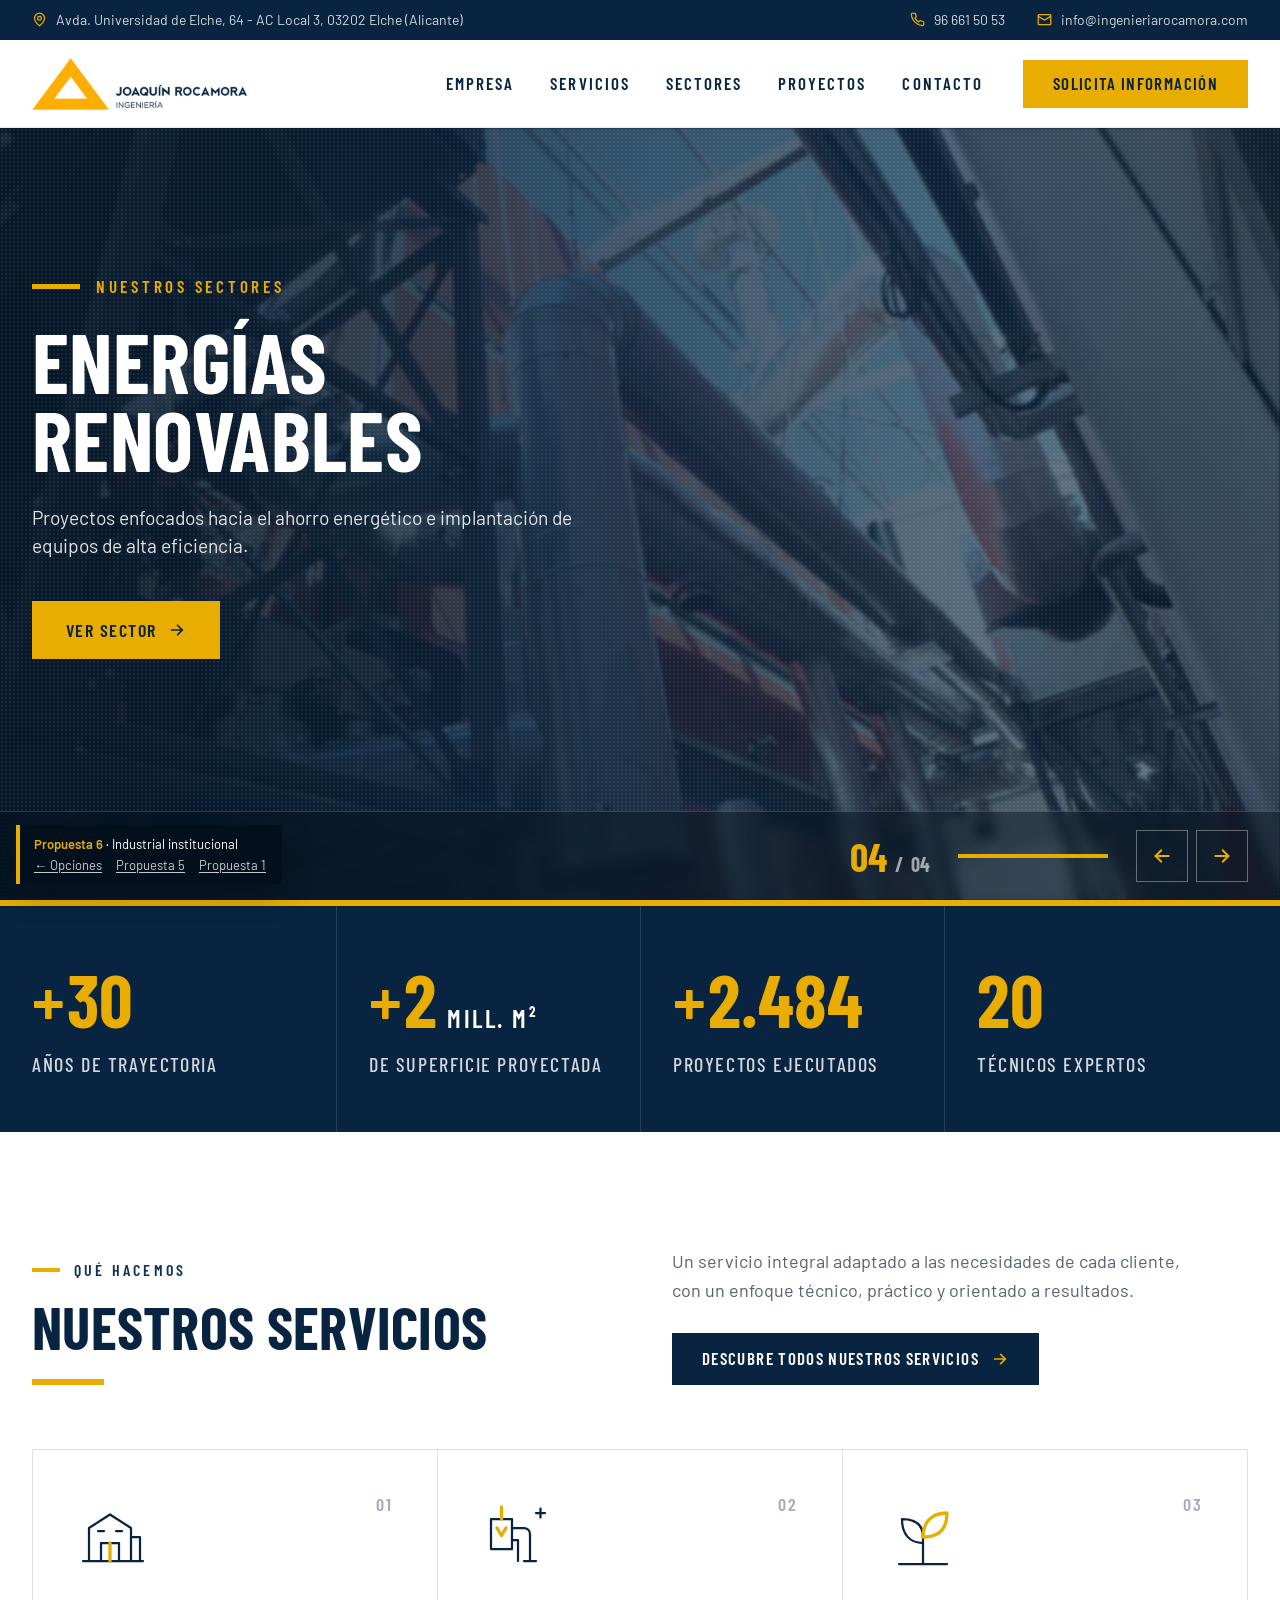
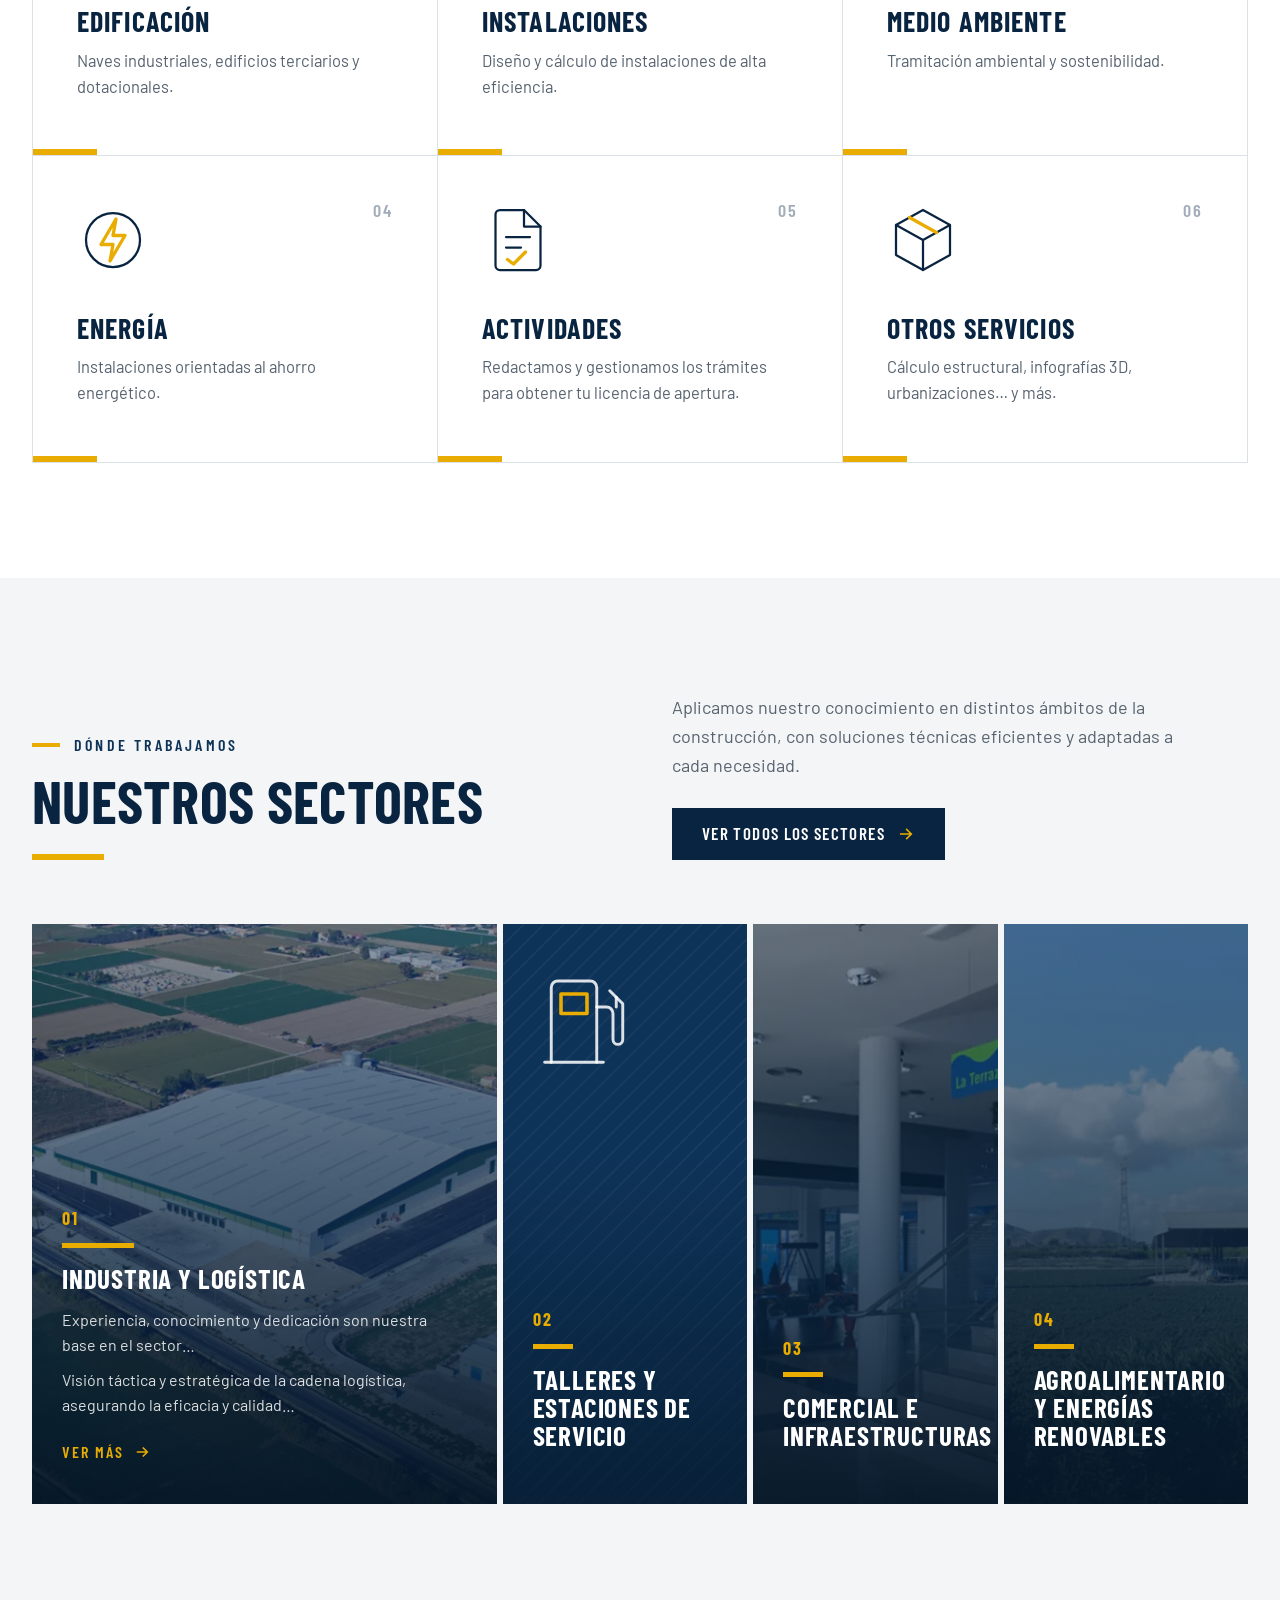
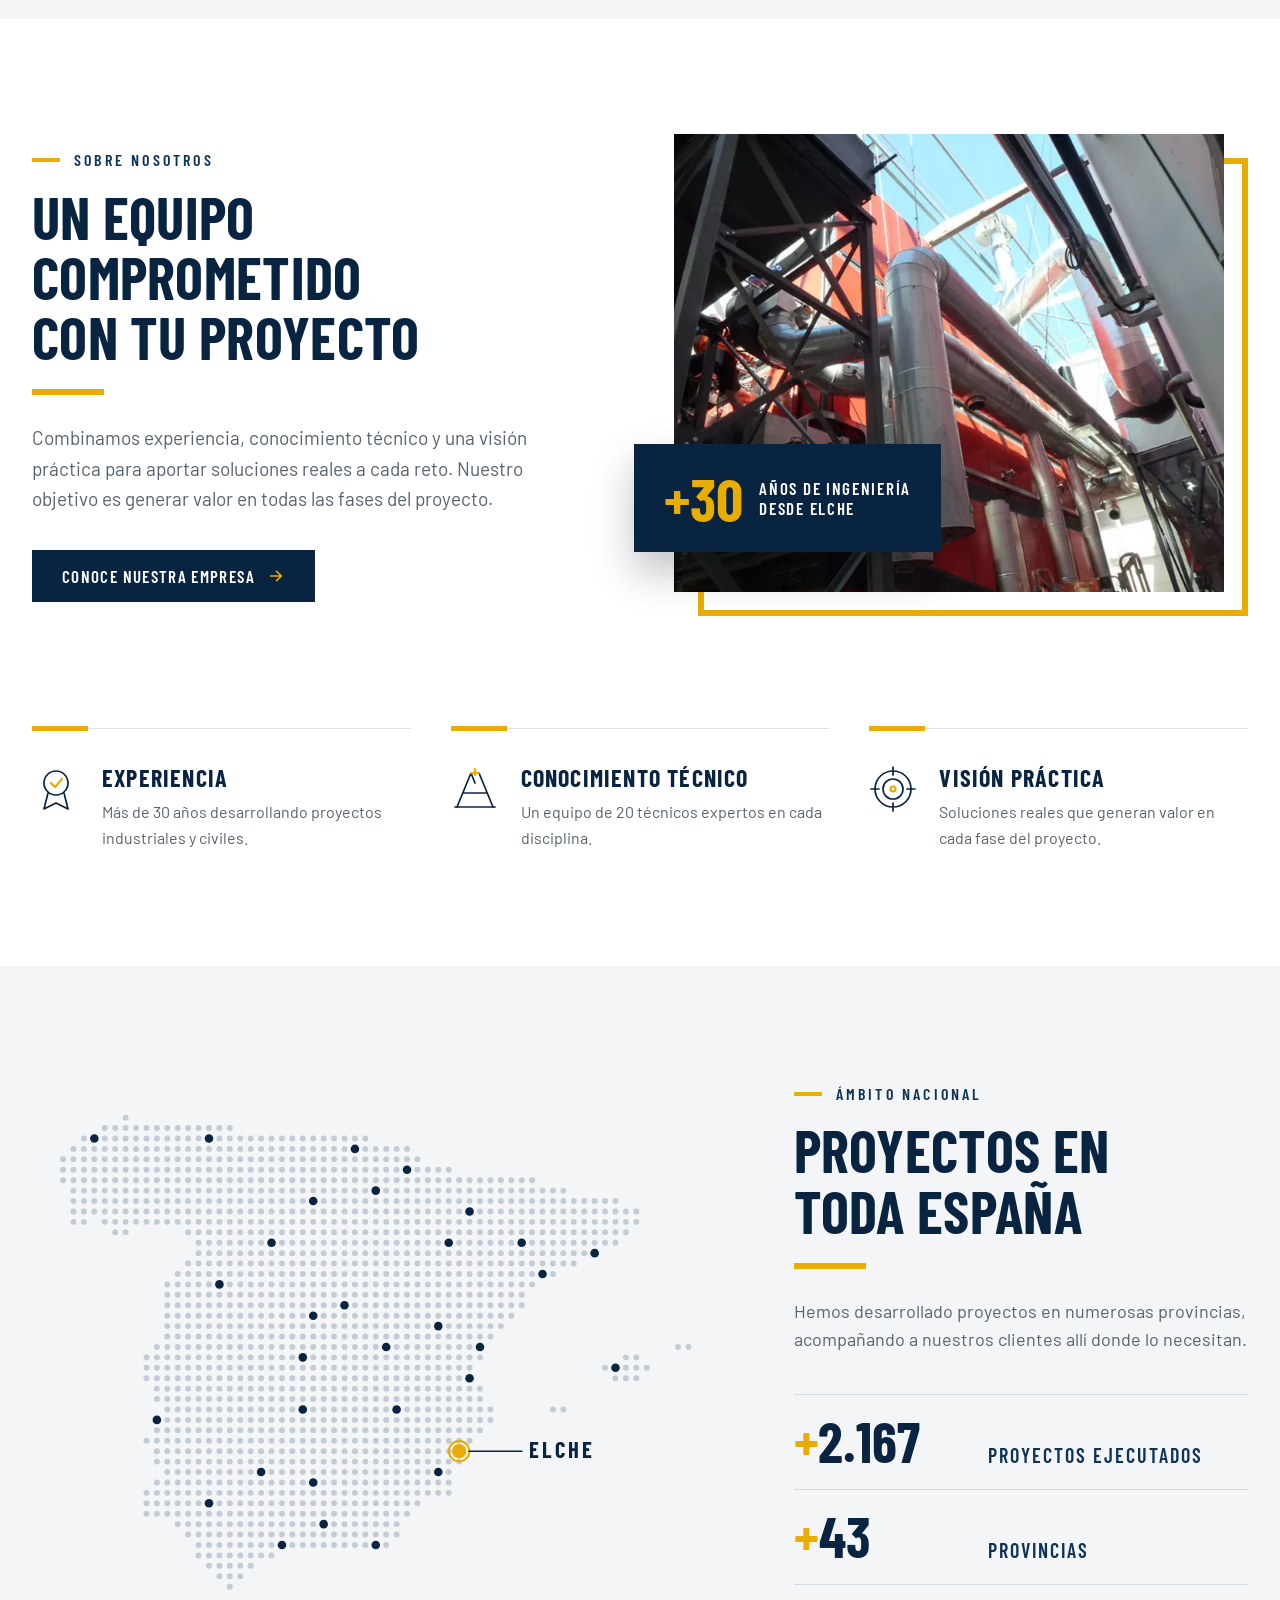
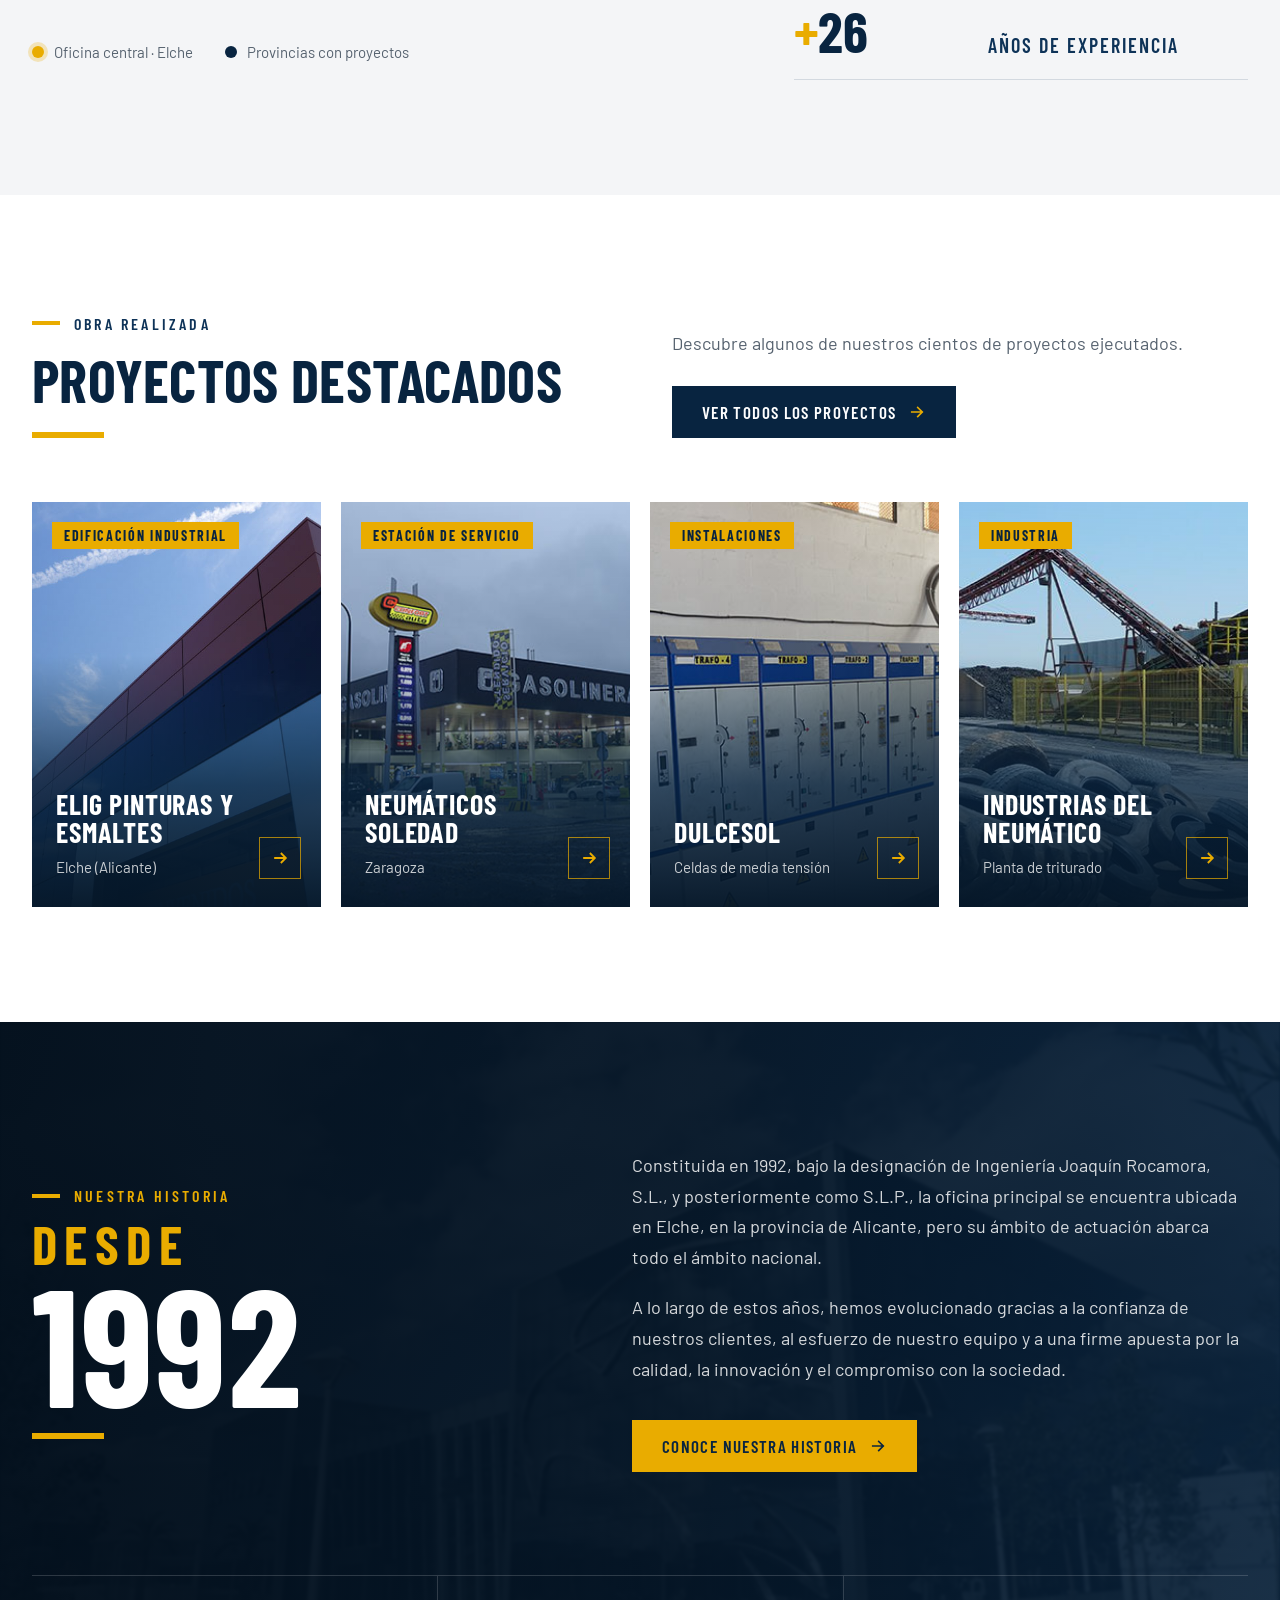
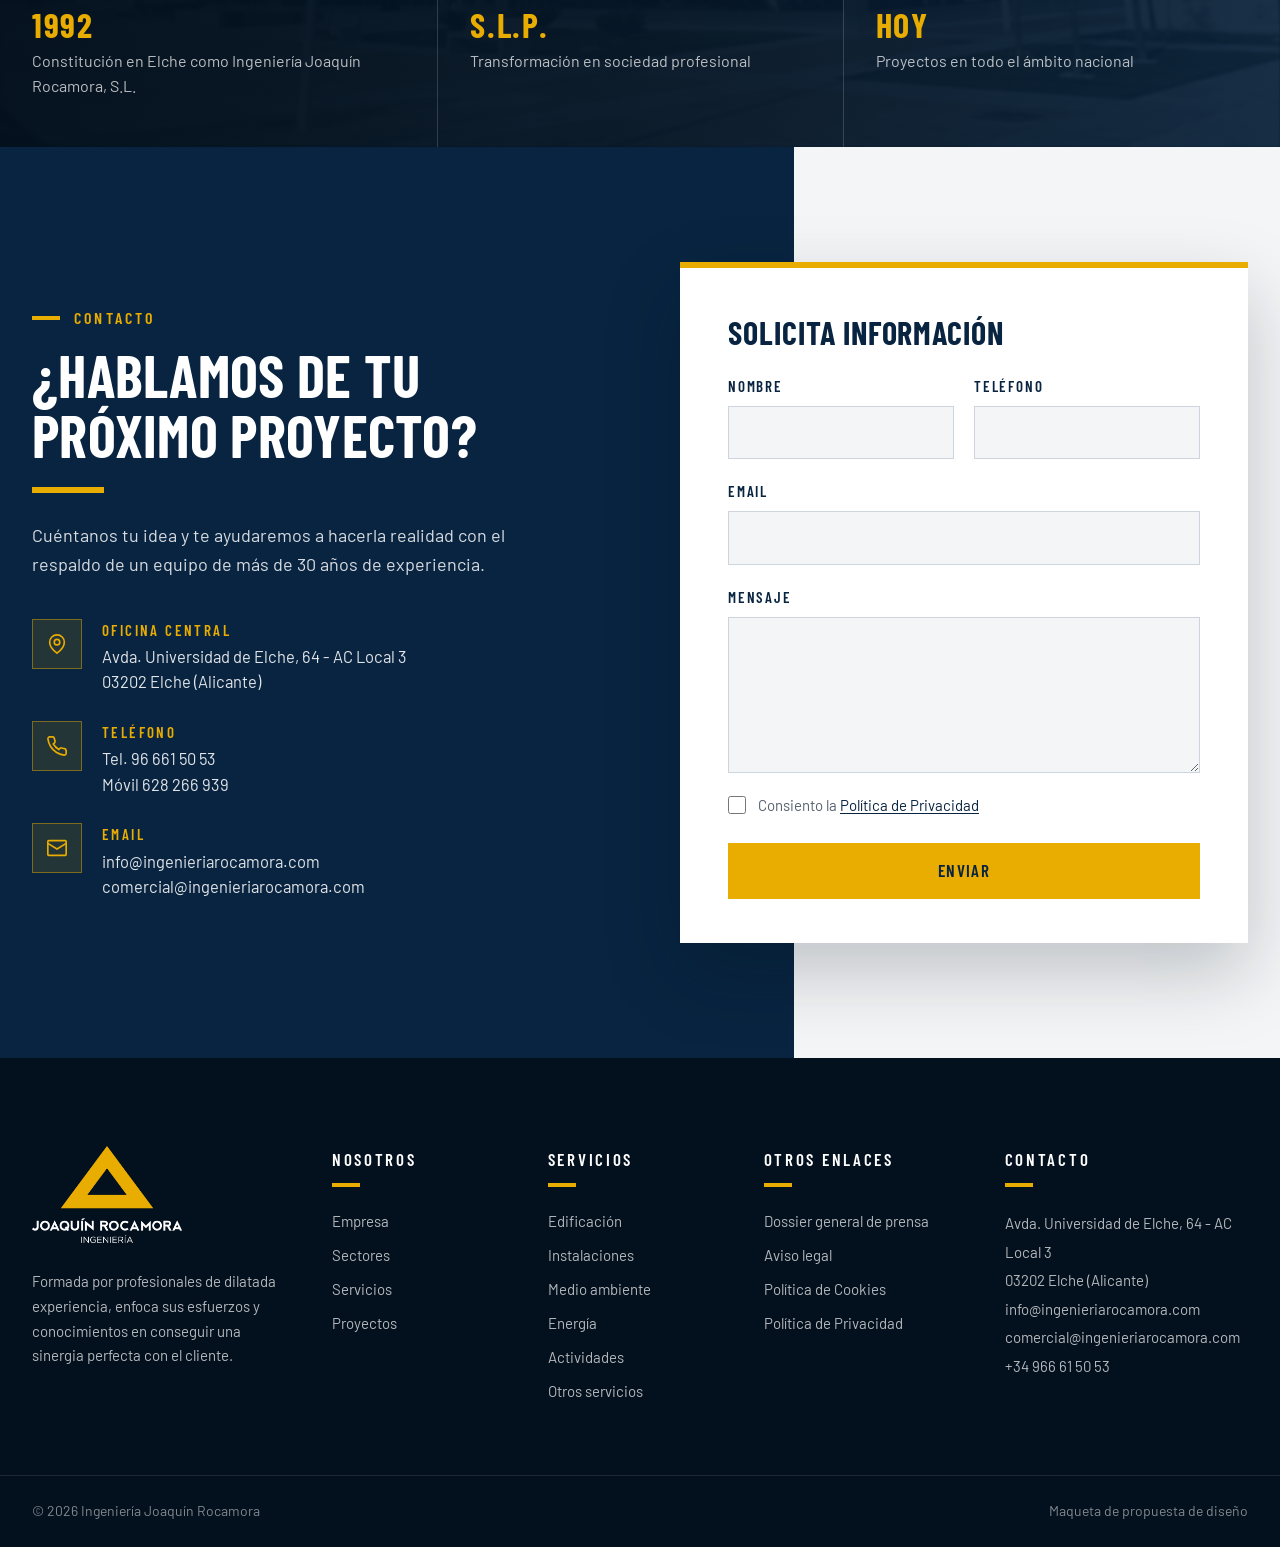
<file: propuesta-6/index.html>
<!DOCTYPE html>
<html lang="es">
<head>
  <meta charset="utf-8">
  <meta name="viewport" content="width=device-width, initial-scale=1">
  <title>Ingeniería Joaquín Rocamora · Propuesta 6 · Industrial institucional</title>
  <meta name="description" content="Ingeniería Joaquín Rocamora: soluciones de ingeniería para proyectos industriales y civiles desde 1992. Oficina en Elche, proyectos en toda España.">
  <link rel="icon" type="image/png" href="../assets/img/favicon.png">
  <link rel="preconnect" href="https://fonts.googleapis.com">
  <link rel="preconnect" href="https://fonts.gstatic.com" crossorigin>
  <link href="https://fonts.googleapis.com/css2?family=Barlow+Condensed:wght@500;600;700&family=Barlow:wght@400;500;600&display=swap" rel="stylesheet">
  <link rel="stylesheet" href="styles.css">
  <script src="../assets/js/main.js" defer></script>
  <script src="script.js" defer></script>
</head>
<body>

  <a class="skip-link" href="#contenido">Saltar al contenido</a>

  <!-- ============ HEADER (dos niveles) ============ -->
  <header class="site-header" data-header>
    <div class="topbar">
      <div class="container topbar__inner">
        <p class="topbar__item topbar__item--address">
          <svg viewBox="0 0 24 24" aria-hidden="true"><path d="M20 10c0 6-8 12-8 12s-8-6-8-12a8 8 0 0 1 16 0Z"/><circle cx="12" cy="10" r="3"/></svg>
          Avda. Universidad de Elche, 64 - AC Local 3, 03202 Elche (Alicante)
        </p>
        <div class="topbar__group">
          <a class="topbar__item" href="tel:+34966615053">
            <svg viewBox="0 0 24 24" aria-hidden="true"><path d="M22 16.9v3a2 2 0 0 1-2.2 2 19.8 19.8 0 0 1-8.6-3.1 19.5 19.5 0 0 1-6-6A19.8 19.8 0 0 1 2.1 4.2 2 2 0 0 1 4.1 2h3a2 2 0 0 1 2 1.7c.1.9.4 1.8.7 2.7a2 2 0 0 1-.5 2.1L8 9.8a16 16 0 0 0 6 6l1.3-1.3a2 2 0 0 1 2.1-.4c.9.3 1.8.6 2.7.7a2 2 0 0 1 1.7 2Z"/></svg>
            96 661 50 53
          </a>
          <a class="topbar__item" href="mailto:info@ingenieriarocamora.com">
            <svg viewBox="0 0 24 24" aria-hidden="true"><rect x="2" y="4" width="20" height="16" rx="1"/><path d="m22 7-10 6L2 7"/></svg>
            info@ingenieriarocamora.com
          </a>
        </div>
      </div>
    </div>
    <div class="mainbar">
      <div class="container mainbar__inner">
        <a class="brand" href="#inicio" aria-label="Ingeniería Joaquín Rocamora, inicio">
          <img src="../assets/img/logo-horizontal-azul.png" alt="Ingeniería Joaquín Rocamora" width="1207" height="292">
        </a>
        <nav class="nav" id="menu" data-nav aria-label="Principal">
          <ul class="nav__list">
            <li><a href="#empresa">Empresa</a></li>
            <li><a href="#servicios">Servicios</a></li>
            <li><a href="#sectores">Sectores</a></li>
            <li><a href="#proyectos">Proyectos</a></li>
            <li><a href="#contacto">Contacto</a></li>
          </ul>
          <a class="btn btn--gold nav__cta" href="#contacto">Solicita información</a>
          <div class="nav__contact">
            <a href="tel:+34966615053">96 661 50 53</a>
            <a href="mailto:info@ingenieriarocamora.com">info@ingenieriarocamora.com</a>
          </div>
        </nav>
        <a class="btn btn--gold mainbar__cta" href="#contacto">Solicita información</a>
        <button class="nav-toggle" type="button" data-nav-toggle aria-controls="menu" aria-expanded="false" aria-label="Abrir menú">
          <span></span><span></span><span></span>
        </button>
      </div>
    </div>
  </header>

  <main id="contenido">

    <!-- ============ 1. HERO / CARRUSEL ============ -->
    <section class="hero" id="inicio" aria-roledescription="carrusel" aria-label="Presentación" data-slider>
      <div class="hero__slides">

        <article class="slide is-active" aria-roledescription="diapositiva" aria-label="1 de 4" data-slide>
          <img class="slide__img slide__img--hd" src="../assets/img/direccion-obra.webp" alt="Técnicos trabajando sobre planos de proyecto con lápiz, calculadora y nivel" width="2000" height="1333" fetchpriority="high">
          <div class="slide__overlay slide__overlay--hd"></div>
          <div class="container slide__content">
            <p class="slide__eyebrow">Ingeniería Joaquín Rocamora · Desde 1992</p>
            <h1 class="slide__title">Ingeniería que construye tu futuro</h1>
            <p class="slide__text">Soluciones de ingeniería para proyectos industriales y civiles con rigor, experiencia y compromiso</p>
            <div class="slide__actions">
              <a class="btn btn--gold btn--lg" href="#proyectos">Nuestros proyectos
                <svg viewBox="0 0 24 24" aria-hidden="true"><path d="M5 12h14M13 6l6 6-6 6"/></svg>
              </a>
              <a class="btn btn--ghost btn--lg" href="#empresa">Conócenos</a>
            </div>
          </div>
        </article>

        <article class="slide" aria-roledescription="diapositiva" aria-label="2 de 4" data-slide>
          <img class="slide__img" src="../assets/img/CARTONAJE_VEGA_BAJA1.webp" alt="Vista aérea de una gran nave industrial entre campos de cultivo" width="798" height="599">
          <div class="slide__overlay"></div>
          <div class="container slide__content">
            <p class="slide__eyebrow">Nuestros sectores</p>
            <h2 class="slide__title">Industria y logística</h2>
            <p class="slide__text">Visión táctica y estratégica de la cadena logística, asegurando la eficacia y calidad de cada instalación.</p>
            <div class="slide__actions">
              <a class="btn btn--gold btn--lg" href="#sectores">Ver sector
                <svg viewBox="0 0 24 24" aria-hidden="true"><path d="M5 12h14M13 6l6 6-6 6"/></svg>
              </a>
            </div>
          </div>
        </article>

        <article class="slide" aria-roledescription="diapositiva" aria-label="3 de 4" data-slide>
          <img class="slide__img" src="../assets/img/SOL_DAD_CENTRAL2.webp" alt="Edificio de oficinas moderno con fachada acristalada" width="797" height="530">
          <div class="slide__overlay"></div>
          <div class="container slide__content">
            <p class="slide__eyebrow">Nuestros sectores</p>
            <h2 class="slide__title">Comercial e infraestructuras</h2>
            <p class="slide__text">Diseños de edificios y espacios funcionales para optimizar la inversión.</p>
            <div class="slide__actions">
              <a class="btn btn--gold btn--lg" href="#sectores">Ver sector
                <svg viewBox="0 0 24 24" aria-hidden="true"><path d="M5 12h14M13 6l6 6-6 6"/></svg>
              </a>
            </div>
          </div>
        </article>

        <article class="slide" aria-roledescription="diapositiva" aria-label="4 de 4" data-slide>
          <img class="slide__img" src="../assets/img/biomasa-damel-04.webp" alt="Instalación de caldera de biomasa con tuberías y estructura metálica" width="794" height="593">
          <div class="slide__overlay"></div>
          <div class="container slide__content">
            <p class="slide__eyebrow">Nuestros sectores</p>
            <h2 class="slide__title">Energías renovables</h2>
            <p class="slide__text">Proyectos enfocados hacia el ahorro energético e implantación de equipos de alta eficiencia.</p>
            <div class="slide__actions">
              <a class="btn btn--gold btn--lg" href="#sectores">Ver sector
                <svg viewBox="0 0 24 24" aria-hidden="true"><path d="M5 12h14M13 6l6 6-6 6"/></svg>
              </a>
            </div>
          </div>
        </article>
      </div>

      <div class="hero__controls">
        <div class="container hero__controls-inner">
          <p class="hero__counter" aria-live="polite">
            <span class="hero__current" data-slider-current>01</span>
            <span class="hero__sep">/</span>
            <span class="hero__total">04</span>
          </p>
          <div class="hero__progress" aria-hidden="true"><span data-slider-progress></span></div>
          <ol class="hero__tabs" aria-label="Diapositivas">
            <li><button type="button" class="is-active" data-slider-go="0"><span>01</span>Ingeniería</button></li>
            <li><button type="button" data-slider-go="1"><span>02</span>Industria y logística</button></li>
            <li><button type="button" data-slider-go="2"><span>03</span>Comercial</button></li>
            <li><button type="button" data-slider-go="3"><span>04</span>Renovables</button></li>
          </ol>
          <div class="hero__arrows">
            <button type="button" class="arrow" data-slider-prev aria-label="Diapositiva anterior">
              <svg viewBox="0 0 24 24" aria-hidden="true"><path d="M19 12H5M11 18l-6-6 6-6"/></svg>
            </button>
            <button type="button" class="arrow" data-slider-next aria-label="Diapositiva siguiente">
              <svg viewBox="0 0 24 24" aria-hidden="true"><path d="M5 12h14M13 6l6 6-6 6"/></svg>
            </button>
          </div>
        </div>
      </div>
    </section>

    <!-- ============ 2. CIFRAS ============ -->
    <section class="stats" aria-label="La empresa en cifras">
      <div class="container stats__grid">
        <div class="stat" data-reveal>
          <p class="stat__num"><span class="plus">+</span><span data-count="30">30</span></p>
          <p class="stat__label">años de trayectoria</p>
        </div>
        <div class="stat" data-reveal>
          <p class="stat__num"><span class="plus">+</span><span data-count="2">2</span><small>mill. m²</small></p>
          <p class="stat__label">de superficie proyectada</p>
        </div>
        <div class="stat" data-reveal>
          <p class="stat__num"><span class="plus">+</span><span data-count="2500">2.500</span></p>
          <p class="stat__label">proyectos ejecutados</p>
        </div>
        <div class="stat" data-reveal>
          <p class="stat__num"><span data-count="20">20</span></p>
          <p class="stat__label">técnicos expertos</p>
        </div>
      </div>
    </section>

    <!-- ============ 3. SERVICIOS ============ -->
    <section class="section services" id="servicios">
      <div class="container">
        <div class="section-head" data-reveal>
          <div class="section-head__title">
            <p class="eyebrow">Qué hacemos</p>
            <h2 class="h2">Nuestros servicios</h2>
            <span class="bar" aria-hidden="true"></span>
          </div>
          <div class="section-head__side">
            <p class="lead">Un servicio integral adaptado a las necesidades de cada cliente, con un enfoque técnico, práctico y orientado a resultados.</p>
            <a class="btn btn--navy" href="#servicios">Descubre todos nuestros servicios
              <svg viewBox="0 0 24 24" aria-hidden="true"><path d="M5 12h14M13 6l6 6-6 6"/></svg>
            </a>
          </div>
        </div>

        <div class="services__grid">
          <article class="service" data-reveal>
            <span class="service__num">01</span>
            <svg class="service__icon" viewBox="0 0 48 48" aria-hidden="true"><path d="M4 42h40"/><path d="M8 42V20l14-9 14 9v22"/><path d="M36 26h6v16"/><path d="M16 42V30h12v12"/><path d="M14 22h4M26 22h4"/><path class="acc" d="M22 30v12"/></svg>
            <h3 class="service__title">Edificación</h3>
            <p>Naves industriales, edificios terciarios y dotacionales.</p>
          </article>
          <article class="service" data-reveal>
            <span class="service__num">02</span>
            <svg class="service__icon" viewBox="0 0 48 48" aria-hidden="true"><path d="M6 14h14v20H6z"/><path d="M20 20h8a4 4 0 0 1 4 4v18"/><path d="M20 28h4v14"/><path d="M28 42h8"/><path class="acc" d="M13 6v8M10 20l3 5 3-5"/><path d="M36 10h6M39 7v6"/></svg>
            <h3 class="service__title">Instalaciones</h3>
            <p>Diseño y cálculo de instalaciones de alta eficiencia.</p>
          </article>
          <article class="service" data-reveal>
            <span class="service__num">03</span>
            <svg class="service__icon" viewBox="0 0 48 48" aria-hidden="true"><path d="M24 44V24"/><path d="M24 30c-9 0-14-6-14-16 10 0 14 5 14 12"/><path class="acc" d="M24 26c0-9 5-16 16-16 0 11-6 16-16 16"/><path d="M8 44h32"/></svg>
            <h3 class="service__title">Medio ambiente</h3>
            <p>Tramitación ambiental y sostenibilidad.</p>
          </article>
          <article class="service" data-reveal>
            <span class="service__num">04</span>
            <svg class="service__icon" viewBox="0 0 48 48" aria-hidden="true"><circle cx="24" cy="24" r="18"/><path class="acc" d="M26 10 16 27h8l-2 11 10-17h-8z"/></svg>
            <h3 class="service__title">Energía</h3>
            <p>Instalaciones orientadas al ahorro energético.</p>
          </article>
          <article class="service" data-reveal>
            <span class="service__num">05</span>
            <svg class="service__icon" viewBox="0 0 48 48" aria-hidden="true"><path d="M28 4H12a3 3 0 0 0-3 3v34a3 3 0 0 0 3 3h24a3 3 0 0 0 3-3V15z"/><path d="M28 4v11h11"/><path d="M16 22h16M16 29h10"/><path class="acc" d="m17 37 4 3 8-8"/></svg>
            <h3 class="service__title">Actividades</h3>
            <p>Redactamos y gestionamos los trámites para obtener tu licencia de apertura.</p>
          </article>
          <article class="service" data-reveal>
            <span class="service__num">06</span>
            <svg class="service__icon" viewBox="0 0 48 48" aria-hidden="true"><path d="M24 4 42 14v20L24 44 6 34V14z"/><path d="M6 14l18 10 18-10M24 24v20"/><path class="acc" d="M15 9l18 10"/></svg>
            <h3 class="service__title">Otros servicios</h3>
            <p>Cálculo estructural, infografías 3D, urbanizaciones… y más.</p>
          </article>
        </div>
      </div>
    </section>

    <!-- ============ 4. SECTORES ============ -->
    <section class="section sectors" id="sectores">
      <div class="container">
        <div class="section-head" data-reveal>
          <div class="section-head__title">
            <p class="eyebrow">Dónde trabajamos</p>
            <h2 class="h2">Nuestros sectores</h2>
            <span class="bar" aria-hidden="true"></span>
          </div>
          <div class="section-head__side">
            <p class="lead">Aplicamos nuestro conocimiento en distintos ámbitos de la construcción, con soluciones técnicas eficientes y adaptadas a cada necesidad.</p>
            <a class="btn btn--navy" href="#sectores">Ver todos los sectores
              <svg viewBox="0 0 24 24" aria-hidden="true"><path d="M5 12h14M13 6l6 6-6 6"/></svg>
            </a>
          </div>
        </div>

        <div class="blinds" data-reveal>
          <article class="blind" tabindex="0">
            <img class="blind__img" src="../assets/img/CARTONAJE_VEGA_BAJA1.webp" alt="Vista aérea de una nave logística entre campos" width="798" height="599" loading="lazy">
            <div class="blind__body">
              <span class="blind__num">01</span>
              <h3 class="blind__title">Industria y logística</h3>
              <div class="blind__more"><div class="blind__more-inner">
                <p>Experiencia, conocimiento y dedicación son nuestra base en el sector…</p>
                <p>Visión táctica y estratégica de la cadena logística, asegurando la eficacia y calidad…</p>
                <a class="link-arrow" href="#sectores">Ver más <svg viewBox="0 0 24 24" aria-hidden="true"><path d="M5 12h14M13 6l6 6-6 6"/></svg></a>
              </div></div>
            </div>
          </article>
          <article class="blind blind--solid" tabindex="0">
            <svg class="blind__icon" viewBox="0 0 64 64" aria-hidden="true"><path d="M10 58V12a4 4 0 0 1 4-4h20a4 4 0 0 1 4 4v46"/><path d="M6 58h36"/><path class="acc" d="M16 16h16v12H16z"/><path d="M38 24h6a4 4 0 0 1 4 4v16a3 3 0 0 0 6 0V22l-8-8"/><path d="M50 18v6"/></svg>
            <div class="blind__body">
              <span class="blind__num">02</span>
              <h3 class="blind__title">Talleres y estaciones de servicio</h3>
              <div class="blind__more"><div class="blind__more-inner">
                <p>Desarrollo completo de los proyectos y legalizaciones necesarias…</p>
                <p>Gestión integral del diseño, proyecto, implantación y puesta en marcha…</p>
                <a class="link-arrow" href="#sectores">Ver más <svg viewBox="0 0 24 24" aria-hidden="true"><path d="M5 12h14M13 6l6 6-6 6"/></svg></a>
              </div></div>
            </div>
          </article>
          <article class="blind" tabindex="0">
            <img class="blind__img" src="../assets/img/POLAMAX7.webp" alt="Interior de un edificio comercial con escalera y zonas de venta" width="791" height="522" loading="lazy">
            <div class="blind__body">
              <span class="blind__num">03</span>
              <h3 class="blind__title">Comercial e infraestructuras</h3>
              <div class="blind__more"><div class="blind__more-inner">
                <p>Diseños de edificios y espacios funcionales para optimizar la inversión…</p>
                <p>Amplio desarrollo de infraestructuras necesarias para cualquier proyecto…</p>
                <a class="link-arrow" href="#sectores">Ver más <svg viewBox="0 0 24 24" aria-hidden="true"><path d="M5 12h14M13 6l6 6-6 6"/></svg></a>
              </div></div>
            </div>
          </article>
          <article class="blind" tabindex="0">
            <img class="blind__img" src="../assets/img/UNION_SOLAR_COSTABLANCA3.webp" alt="Campo agrícola con nave agroalimentaria al fondo" width="791" height="526" loading="lazy">
            <div class="blind__body">
              <span class="blind__num">04</span>
              <h3 class="blind__title">Agroalimentario y energías renovables</h3>
              <div class="blind__more"><div class="blind__more-inner">
                <p>Desarrollo de plataformas logísticas frigoríficas e industrias agroalimentarias…</p>
                <p>Proyectos enfocados hacia el ahorro energético e implantación de equipos de alta eficiencia…</p>
                <a class="link-arrow" href="#sectores">Ver más <svg viewBox="0 0 24 24" aria-hidden="true"><path d="M5 12h14M13 6l6 6-6 6"/></svg></a>
              </div></div>
            </div>
          </article>
        </div>
      </div>
    </section>

    <!-- ============ 5. SOBRE NOSOTROS ============ -->
    <section class="section about" id="empresa">
      <div class="container">
        <div class="about__grid">
          <div class="about__content" data-reveal>
            <p class="eyebrow">Sobre nosotros</p>
            <h2 class="h2">Un equipo comprometido con tu proyecto</h2>
            <span class="bar" aria-hidden="true"></span>
            <p class="lead">Combinamos experiencia, conocimiento técnico y una visión práctica para aportar soluciones reales a cada reto. Nuestro objetivo es generar valor en todas las fases del proyecto.</p>
            <a class="btn btn--navy" href="#empresa">Conoce nuestra empresa
              <svg viewBox="0 0 24 24" aria-hidden="true"><path d="M5 12h14M13 6l6 6-6 6"/></svg>
            </a>
          </div>
          <figure class="about__media" data-reveal>
            <img src="../assets/img/biomasa-damel-04.webp" alt="Instalación industrial de caldera de biomasa proyectada por el equipo" width="794" height="593" loading="lazy">
            <figcaption class="about__badge">
              <strong>+30</strong>
              <span>años de ingeniería<br>desde Elche</span>
            </figcaption>
          </figure>
        </div>

        <ul class="values" role="list">
          <li class="value" data-reveal>
            <svg class="value__icon" viewBox="0 0 48 48" aria-hidden="true"><circle cx="24" cy="18" r="12"/><path class="acc" d="m19 18 4 4 7-8"/><path d="M16 28l-4 16 12-6 12 6-4-16"/></svg>
            <div>
              <h3 class="value__title">Experiencia</h3>
              <p>Más de 30 años desarrollando proyectos industriales y civiles.</p>
            </div>
          </li>
          <li class="value" data-reveal>
            <svg class="value__icon" viewBox="0 0 48 48" aria-hidden="true"><path d="M6 42 20 8l4 10"/><path d="M42 42 28 8"/><path d="M12 28h24"/><path class="acc" d="M24 4v6M20 8h8"/><path d="M4 42h40"/></svg>
            <div>
              <h3 class="value__title">Conocimiento técnico</h3>
              <p>Un equipo de 20 técnicos expertos en cada disciplina.</p>
            </div>
          </li>
          <li class="value" data-reveal>
            <svg class="value__icon" viewBox="0 0 48 48" aria-hidden="true"><circle cx="24" cy="24" r="18"/><circle cx="24" cy="24" r="10"/><circle class="acc" cx="24" cy="24" r="2.5"/><path d="M24 2v8M24 38v8M2 24h8M38 24h8"/></svg>
            <div>
              <h3 class="value__title">Visión práctica</h3>
              <p>Soluciones reales que generan valor en cada fase del proyecto.</p>
            </div>
          </li>
        </ul>
      </div>
    </section>

    <!-- ============ 6. PROYECTOS EN TODA ESPAÑA ============ -->
    <section class="section spain" aria-labelledby="spain-title">
      <div class="container spain__grid">
        <figure class="spain-map" data-reveal>
          <svg class="spain-map__svg" viewBox="-10 -10 667 504" role="img" aria-labelledby="map-title">
<title id="map-title">Mapa de España con puntos que señalan provincias con proyectos y la oficina central en Elche</title>
<g class="spain-map__base"><circle cx="81.6" cy="10.2" r="2.9"/><circle cx="61.2" cy="20.4" r="2.9"/><circle cx="71.4" cy="20.4" r="2.9"/><circle cx="81.6" cy="20.4" r="2.9"/><circle cx="91.8" cy="20.4" r="2.9"/><circle cx="102.0" cy="20.4" r="2.9"/><circle cx="112.2" cy="20.4" r="2.9"/><circle cx="122.4" cy="20.4" r="2.9"/><circle cx="132.6" cy="20.4" r="2.9"/><circle cx="142.8" cy="20.4" r="2.9"/><circle cx="153.0" cy="20.4" r="2.9"/><circle cx="163.2" cy="20.4" r="2.9"/><circle cx="173.4" cy="20.4" r="2.9"/><circle cx="183.6" cy="20.4" r="2.9"/><circle cx="40.8" cy="30.6" r="2.9"/><circle cx="61.2" cy="30.6" r="2.9"/><circle cx="71.4" cy="30.6" r="2.9"/><circle cx="81.6" cy="30.6" r="2.9"/><circle cx="91.8" cy="30.6" r="2.9"/><circle cx="102.0" cy="30.6" r="2.9"/><circle cx="112.2" cy="30.6" r="2.9"/><circle cx="122.4" cy="30.6" r="2.9"/><circle cx="132.6" cy="30.6" r="2.9"/><circle cx="142.8" cy="30.6" r="2.9"/><circle cx="153.0" cy="30.6" r="2.9"/><circle cx="173.4" cy="30.6" r="2.9"/><circle cx="183.6" cy="30.6" r="2.9"/><circle cx="193.8" cy="30.6" r="2.9"/><circle cx="204.0" cy="30.6" r="2.9"/><circle cx="214.2" cy="30.6" r="2.9"/><circle cx="224.4" cy="30.6" r="2.9"/><circle cx="234.6" cy="30.6" r="2.9"/><circle cx="244.8" cy="30.6" r="2.9"/><circle cx="255.0" cy="30.6" r="2.9"/><circle cx="265.2" cy="30.6" r="2.9"/><circle cx="275.4" cy="30.6" r="2.9"/><circle cx="285.6" cy="30.6" r="2.9"/><circle cx="295.8" cy="30.6" r="2.9"/><circle cx="306.0" cy="30.6" r="2.9"/><circle cx="316.2" cy="30.6" r="2.9"/><circle cx="30.6" cy="40.8" r="2.9"/><circle cx="40.8" cy="40.8" r="2.9"/><circle cx="51.0" cy="40.8" r="2.9"/><circle cx="61.2" cy="40.8" r="2.9"/><circle cx="71.4" cy="40.8" r="2.9"/><circle cx="81.6" cy="40.8" r="2.9"/><circle cx="91.8" cy="40.8" r="2.9"/><circle cx="102.0" cy="40.8" r="2.9"/><circle cx="112.2" cy="40.8" r="2.9"/><circle cx="122.4" cy="40.8" r="2.9"/><circle cx="132.6" cy="40.8" r="2.9"/><circle cx="142.8" cy="40.8" r="2.9"/><circle cx="153.0" cy="40.8" r="2.9"/><circle cx="163.2" cy="40.8" r="2.9"/><circle cx="173.4" cy="40.8" r="2.9"/><circle cx="183.6" cy="40.8" r="2.9"/><circle cx="193.8" cy="40.8" r="2.9"/><circle cx="204.0" cy="40.8" r="2.9"/><circle cx="214.2" cy="40.8" r="2.9"/><circle cx="224.4" cy="40.8" r="2.9"/><circle cx="234.6" cy="40.8" r="2.9"/><circle cx="244.8" cy="40.8" r="2.9"/><circle cx="255.0" cy="40.8" r="2.9"/><circle cx="265.2" cy="40.8" r="2.9"/><circle cx="275.4" cy="40.8" r="2.9"/><circle cx="285.6" cy="40.8" r="2.9"/><circle cx="295.8" cy="40.8" r="2.9"/><circle cx="316.2" cy="40.8" r="2.9"/><circle cx="326.4" cy="40.8" r="2.9"/><circle cx="336.6" cy="40.8" r="2.9"/><circle cx="346.8" cy="40.8" r="2.9"/><circle cx="357.0" cy="40.8" r="2.9"/><circle cx="20.4" cy="51.0" r="2.9"/><circle cx="30.6" cy="51.0" r="2.9"/><circle cx="40.8" cy="51.0" r="2.9"/><circle cx="51.0" cy="51.0" r="2.9"/><circle cx="61.2" cy="51.0" r="2.9"/><circle cx="71.4" cy="51.0" r="2.9"/><circle cx="81.6" cy="51.0" r="2.9"/><circle cx="91.8" cy="51.0" r="2.9"/><circle cx="102.0" cy="51.0" r="2.9"/><circle cx="112.2" cy="51.0" r="2.9"/><circle cx="122.4" cy="51.0" r="2.9"/><circle cx="132.6" cy="51.0" r="2.9"/><circle cx="142.8" cy="51.0" r="2.9"/><circle cx="153.0" cy="51.0" r="2.9"/><circle cx="163.2" cy="51.0" r="2.9"/><circle cx="173.4" cy="51.0" r="2.9"/><circle cx="183.6" cy="51.0" r="2.9"/><circle cx="193.8" cy="51.0" r="2.9"/><circle cx="204.0" cy="51.0" r="2.9"/><circle cx="214.2" cy="51.0" r="2.9"/><circle cx="224.4" cy="51.0" r="2.9"/><circle cx="234.6" cy="51.0" r="2.9"/><circle cx="244.8" cy="51.0" r="2.9"/><circle cx="255.0" cy="51.0" r="2.9"/><circle cx="265.2" cy="51.0" r="2.9"/><circle cx="275.4" cy="51.0" r="2.9"/><circle cx="285.6" cy="51.0" r="2.9"/><circle cx="295.8" cy="51.0" r="2.9"/><circle cx="306.0" cy="51.0" r="2.9"/><circle cx="316.2" cy="51.0" r="2.9"/><circle cx="326.4" cy="51.0" r="2.9"/><circle cx="336.6" cy="51.0" r="2.9"/><circle cx="346.8" cy="51.0" r="2.9"/><circle cx="357.0" cy="51.0" r="2.9"/><circle cx="367.2" cy="51.0" r="2.9"/><circle cx="20.4" cy="61.2" r="2.9"/><circle cx="30.6" cy="61.2" r="2.9"/><circle cx="40.8" cy="61.2" r="2.9"/><circle cx="51.0" cy="61.2" r="2.9"/><circle cx="61.2" cy="61.2" r="2.9"/><circle cx="71.4" cy="61.2" r="2.9"/><circle cx="81.6" cy="61.2" r="2.9"/><circle cx="91.8" cy="61.2" r="2.9"/><circle cx="102.0" cy="61.2" r="2.9"/><circle cx="112.2" cy="61.2" r="2.9"/><circle cx="122.4" cy="61.2" r="2.9"/><circle cx="132.6" cy="61.2" r="2.9"/><circle cx="142.8" cy="61.2" r="2.9"/><circle cx="153.0" cy="61.2" r="2.9"/><circle cx="163.2" cy="61.2" r="2.9"/><circle cx="173.4" cy="61.2" r="2.9"/><circle cx="183.6" cy="61.2" r="2.9"/><circle cx="193.8" cy="61.2" r="2.9"/><circle cx="204.0" cy="61.2" r="2.9"/><circle cx="214.2" cy="61.2" r="2.9"/><circle cx="224.4" cy="61.2" r="2.9"/><circle cx="234.6" cy="61.2" r="2.9"/><circle cx="244.8" cy="61.2" r="2.9"/><circle cx="255.0" cy="61.2" r="2.9"/><circle cx="265.2" cy="61.2" r="2.9"/><circle cx="275.4" cy="61.2" r="2.9"/><circle cx="285.6" cy="61.2" r="2.9"/><circle cx="295.8" cy="61.2" r="2.9"/><circle cx="306.0" cy="61.2" r="2.9"/><circle cx="316.2" cy="61.2" r="2.9"/><circle cx="326.4" cy="61.2" r="2.9"/><circle cx="336.6" cy="61.2" r="2.9"/><circle cx="346.8" cy="61.2" r="2.9"/><circle cx="367.2" cy="61.2" r="2.9"/><circle cx="377.4" cy="61.2" r="2.9"/><circle cx="387.6" cy="61.2" r="2.9"/><circle cx="397.8" cy="61.2" r="2.9"/><circle cx="20.4" cy="71.4" r="2.9"/><circle cx="30.6" cy="71.4" r="2.9"/><circle cx="40.8" cy="71.4" r="2.9"/><circle cx="51.0" cy="71.4" r="2.9"/><circle cx="61.2" cy="71.4" r="2.9"/><circle cx="71.4" cy="71.4" r="2.9"/><circle cx="81.6" cy="71.4" r="2.9"/><circle cx="91.8" cy="71.4" r="2.9"/><circle cx="102.0" cy="71.4" r="2.9"/><circle cx="112.2" cy="71.4" r="2.9"/><circle cx="122.4" cy="71.4" r="2.9"/><circle cx="132.6" cy="71.4" r="2.9"/><circle cx="142.8" cy="71.4" r="2.9"/><circle cx="153.0" cy="71.4" r="2.9"/><circle cx="163.2" cy="71.4" r="2.9"/><circle cx="173.4" cy="71.4" r="2.9"/><circle cx="183.6" cy="71.4" r="2.9"/><circle cx="193.8" cy="71.4" r="2.9"/><circle cx="204.0" cy="71.4" r="2.9"/><circle cx="214.2" cy="71.4" r="2.9"/><circle cx="224.4" cy="71.4" r="2.9"/><circle cx="234.6" cy="71.4" r="2.9"/><circle cx="244.8" cy="71.4" r="2.9"/><circle cx="255.0" cy="71.4" r="2.9"/><circle cx="265.2" cy="71.4" r="2.9"/><circle cx="275.4" cy="71.4" r="2.9"/><circle cx="285.6" cy="71.4" r="2.9"/><circle cx="295.8" cy="71.4" r="2.9"/><circle cx="306.0" cy="71.4" r="2.9"/><circle cx="316.2" cy="71.4" r="2.9"/><circle cx="326.4" cy="71.4" r="2.9"/><circle cx="336.6" cy="71.4" r="2.9"/><circle cx="346.8" cy="71.4" r="2.9"/><circle cx="357.0" cy="71.4" r="2.9"/><circle cx="367.2" cy="71.4" r="2.9"/><circle cx="377.4" cy="71.4" r="2.9"/><circle cx="387.6" cy="71.4" r="2.9"/><circle cx="397.8" cy="71.4" r="2.9"/><circle cx="408.0" cy="71.4" r="2.9"/><circle cx="418.2" cy="71.4" r="2.9"/><circle cx="428.4" cy="71.4" r="2.9"/><circle cx="438.6" cy="71.4" r="2.9"/><circle cx="448.8" cy="71.4" r="2.9"/><circle cx="459.0" cy="71.4" r="2.9"/><circle cx="469.2" cy="71.4" r="2.9"/><circle cx="479.4" cy="71.4" r="2.9"/><circle cx="30.6" cy="81.6" r="2.9"/><circle cx="40.8" cy="81.6" r="2.9"/><circle cx="51.0" cy="81.6" r="2.9"/><circle cx="61.2" cy="81.6" r="2.9"/><circle cx="71.4" cy="81.6" r="2.9"/><circle cx="81.6" cy="81.6" r="2.9"/><circle cx="91.8" cy="81.6" r="2.9"/><circle cx="102.0" cy="81.6" r="2.9"/><circle cx="112.2" cy="81.6" r="2.9"/><circle cx="122.4" cy="81.6" r="2.9"/><circle cx="132.6" cy="81.6" r="2.9"/><circle cx="142.8" cy="81.6" r="2.9"/><circle cx="153.0" cy="81.6" r="2.9"/><circle cx="163.2" cy="81.6" r="2.9"/><circle cx="173.4" cy="81.6" r="2.9"/><circle cx="183.6" cy="81.6" r="2.9"/><circle cx="193.8" cy="81.6" r="2.9"/><circle cx="204.0" cy="81.6" r="2.9"/><circle cx="214.2" cy="81.6" r="2.9"/><circle cx="224.4" cy="81.6" r="2.9"/><circle cx="234.6" cy="81.6" r="2.9"/><circle cx="244.8" cy="81.6" r="2.9"/><circle cx="255.0" cy="81.6" r="2.9"/><circle cx="265.2" cy="81.6" r="2.9"/><circle cx="275.4" cy="81.6" r="2.9"/><circle cx="285.6" cy="81.6" r="2.9"/><circle cx="295.8" cy="81.6" r="2.9"/><circle cx="306.0" cy="81.6" r="2.9"/><circle cx="316.2" cy="81.6" r="2.9"/><circle cx="336.6" cy="81.6" r="2.9"/><circle cx="346.8" cy="81.6" r="2.9"/><circle cx="357.0" cy="81.6" r="2.9"/><circle cx="367.2" cy="81.6" r="2.9"/><circle cx="377.4" cy="81.6" r="2.9"/><circle cx="387.6" cy="81.6" r="2.9"/><circle cx="397.8" cy="81.6" r="2.9"/><circle cx="408.0" cy="81.6" r="2.9"/><circle cx="418.2" cy="81.6" r="2.9"/><circle cx="428.4" cy="81.6" r="2.9"/><circle cx="438.6" cy="81.6" r="2.9"/><circle cx="448.8" cy="81.6" r="2.9"/><circle cx="459.0" cy="81.6" r="2.9"/><circle cx="469.2" cy="81.6" r="2.9"/><circle cx="479.4" cy="81.6" r="2.9"/><circle cx="489.6" cy="81.6" r="2.9"/><circle cx="499.8" cy="81.6" r="2.9"/><circle cx="510.0" cy="81.6" r="2.9"/><circle cx="30.6" cy="91.8" r="2.9"/><circle cx="40.8" cy="91.8" r="2.9"/><circle cx="51.0" cy="91.8" r="2.9"/><circle cx="61.2" cy="91.8" r="2.9"/><circle cx="71.4" cy="91.8" r="2.9"/><circle cx="81.6" cy="91.8" r="2.9"/><circle cx="91.8" cy="91.8" r="2.9"/><circle cx="102.0" cy="91.8" r="2.9"/><circle cx="112.2" cy="91.8" r="2.9"/><circle cx="122.4" cy="91.8" r="2.9"/><circle cx="132.6" cy="91.8" r="2.9"/><circle cx="142.8" cy="91.8" r="2.9"/><circle cx="153.0" cy="91.8" r="2.9"/><circle cx="163.2" cy="91.8" r="2.9"/><circle cx="173.4" cy="91.8" r="2.9"/><circle cx="183.6" cy="91.8" r="2.9"/><circle cx="193.8" cy="91.8" r="2.9"/><circle cx="204.0" cy="91.8" r="2.9"/><circle cx="214.2" cy="91.8" r="2.9"/><circle cx="224.4" cy="91.8" r="2.9"/><circle cx="234.6" cy="91.8" r="2.9"/><circle cx="244.8" cy="91.8" r="2.9"/><circle cx="255.0" cy="91.8" r="2.9"/><circle cx="275.4" cy="91.8" r="2.9"/><circle cx="285.6" cy="91.8" r="2.9"/><circle cx="295.8" cy="91.8" r="2.9"/><circle cx="306.0" cy="91.8" r="2.9"/><circle cx="316.2" cy="91.8" r="2.9"/><circle cx="326.4" cy="91.8" r="2.9"/><circle cx="336.6" cy="91.8" r="2.9"/><circle cx="346.8" cy="91.8" r="2.9"/><circle cx="357.0" cy="91.8" r="2.9"/><circle cx="367.2" cy="91.8" r="2.9"/><circle cx="377.4" cy="91.8" r="2.9"/><circle cx="387.6" cy="91.8" r="2.9"/><circle cx="397.8" cy="91.8" r="2.9"/><circle cx="408.0" cy="91.8" r="2.9"/><circle cx="418.2" cy="91.8" r="2.9"/><circle cx="428.4" cy="91.8" r="2.9"/><circle cx="438.6" cy="91.8" r="2.9"/><circle cx="448.8" cy="91.8" r="2.9"/><circle cx="459.0" cy="91.8" r="2.9"/><circle cx="469.2" cy="91.8" r="2.9"/><circle cx="479.4" cy="91.8" r="2.9"/><circle cx="489.6" cy="91.8" r="2.9"/><circle cx="499.8" cy="91.8" r="2.9"/><circle cx="510.0" cy="91.8" r="2.9"/><circle cx="520.2" cy="91.8" r="2.9"/><circle cx="530.4" cy="91.8" r="2.9"/><circle cx="540.6" cy="91.8" r="2.9"/><circle cx="550.8" cy="91.8" r="2.9"/><circle cx="561.0" cy="91.8" r="2.9"/><circle cx="30.6" cy="102.0" r="2.9"/><circle cx="40.8" cy="102.0" r="2.9"/><circle cx="51.0" cy="102.0" r="2.9"/><circle cx="61.2" cy="102.0" r="2.9"/><circle cx="71.4" cy="102.0" r="2.9"/><circle cx="81.6" cy="102.0" r="2.9"/><circle cx="91.8" cy="102.0" r="2.9"/><circle cx="102.0" cy="102.0" r="2.9"/><circle cx="112.2" cy="102.0" r="2.9"/><circle cx="122.4" cy="102.0" r="2.9"/><circle cx="132.6" cy="102.0" r="2.9"/><circle cx="142.8" cy="102.0" r="2.9"/><circle cx="153.0" cy="102.0" r="2.9"/><circle cx="163.2" cy="102.0" r="2.9"/><circle cx="173.4" cy="102.0" r="2.9"/><circle cx="183.6" cy="102.0" r="2.9"/><circle cx="193.8" cy="102.0" r="2.9"/><circle cx="204.0" cy="102.0" r="2.9"/><circle cx="214.2" cy="102.0" r="2.9"/><circle cx="224.4" cy="102.0" r="2.9"/><circle cx="234.6" cy="102.0" r="2.9"/><circle cx="244.8" cy="102.0" r="2.9"/><circle cx="255.0" cy="102.0" r="2.9"/><circle cx="265.2" cy="102.0" r="2.9"/><circle cx="275.4" cy="102.0" r="2.9"/><circle cx="285.6" cy="102.0" r="2.9"/><circle cx="295.8" cy="102.0" r="2.9"/><circle cx="306.0" cy="102.0" r="2.9"/><circle cx="316.2" cy="102.0" r="2.9"/><circle cx="326.4" cy="102.0" r="2.9"/><circle cx="336.6" cy="102.0" r="2.9"/><circle cx="346.8" cy="102.0" r="2.9"/><circle cx="357.0" cy="102.0" r="2.9"/><circle cx="367.2" cy="102.0" r="2.9"/><circle cx="377.4" cy="102.0" r="2.9"/><circle cx="387.6" cy="102.0" r="2.9"/><circle cx="397.8" cy="102.0" r="2.9"/><circle cx="408.0" cy="102.0" r="2.9"/><circle cx="428.4" cy="102.0" r="2.9"/><circle cx="438.6" cy="102.0" r="2.9"/><circle cx="448.8" cy="102.0" r="2.9"/><circle cx="459.0" cy="102.0" r="2.9"/><circle cx="469.2" cy="102.0" r="2.9"/><circle cx="479.4" cy="102.0" r="2.9"/><circle cx="489.6" cy="102.0" r="2.9"/><circle cx="499.8" cy="102.0" r="2.9"/><circle cx="510.0" cy="102.0" r="2.9"/><circle cx="520.2" cy="102.0" r="2.9"/><circle cx="530.4" cy="102.0" r="2.9"/><circle cx="540.6" cy="102.0" r="2.9"/><circle cx="550.8" cy="102.0" r="2.9"/><circle cx="561.0" cy="102.0" r="2.9"/><circle cx="571.2" cy="102.0" r="2.9"/><circle cx="581.4" cy="102.0" r="2.9"/><circle cx="30.6" cy="112.2" r="2.9"/><circle cx="40.8" cy="112.2" r="2.9"/><circle cx="61.2" cy="112.2" r="2.9"/><circle cx="71.4" cy="112.2" r="2.9"/><circle cx="81.6" cy="112.2" r="2.9"/><circle cx="91.8" cy="112.2" r="2.9"/><circle cx="102.0" cy="112.2" r="2.9"/><circle cx="112.2" cy="112.2" r="2.9"/><circle cx="122.4" cy="112.2" r="2.9"/><circle cx="132.6" cy="112.2" r="2.9"/><circle cx="142.8" cy="112.2" r="2.9"/><circle cx="153.0" cy="112.2" r="2.9"/><circle cx="163.2" cy="112.2" r="2.9"/><circle cx="173.4" cy="112.2" r="2.9"/><circle cx="183.6" cy="112.2" r="2.9"/><circle cx="193.8" cy="112.2" r="2.9"/><circle cx="204.0" cy="112.2" r="2.9"/><circle cx="214.2" cy="112.2" r="2.9"/><circle cx="224.4" cy="112.2" r="2.9"/><circle cx="234.6" cy="112.2" r="2.9"/><circle cx="244.8" cy="112.2" r="2.9"/><circle cx="255.0" cy="112.2" r="2.9"/><circle cx="265.2" cy="112.2" r="2.9"/><circle cx="275.4" cy="112.2" r="2.9"/><circle cx="285.6" cy="112.2" r="2.9"/><circle cx="295.8" cy="112.2" r="2.9"/><circle cx="306.0" cy="112.2" r="2.9"/><circle cx="316.2" cy="112.2" r="2.9"/><circle cx="326.4" cy="112.2" r="2.9"/><circle cx="336.6" cy="112.2" r="2.9"/><circle cx="346.8" cy="112.2" r="2.9"/><circle cx="357.0" cy="112.2" r="2.9"/><circle cx="367.2" cy="112.2" r="2.9"/><circle cx="377.4" cy="112.2" r="2.9"/><circle cx="387.6" cy="112.2" r="2.9"/><circle cx="397.8" cy="112.2" r="2.9"/><circle cx="408.0" cy="112.2" r="2.9"/><circle cx="418.2" cy="112.2" r="2.9"/><circle cx="428.4" cy="112.2" r="2.9"/><circle cx="438.6" cy="112.2" r="2.9"/><circle cx="448.8" cy="112.2" r="2.9"/><circle cx="459.0" cy="112.2" r="2.9"/><circle cx="469.2" cy="112.2" r="2.9"/><circle cx="479.4" cy="112.2" r="2.9"/><circle cx="489.6" cy="112.2" r="2.9"/><circle cx="499.8" cy="112.2" r="2.9"/><circle cx="510.0" cy="112.2" r="2.9"/><circle cx="520.2" cy="112.2" r="2.9"/><circle cx="530.4" cy="112.2" r="2.9"/><circle cx="540.6" cy="112.2" r="2.9"/><circle cx="550.8" cy="112.2" r="2.9"/><circle cx="561.0" cy="112.2" r="2.9"/><circle cx="571.2" cy="112.2" r="2.9"/><circle cx="581.4" cy="112.2" r="2.9"/><circle cx="71.4" cy="122.4" r="2.9"/><circle cx="81.6" cy="122.4" r="2.9"/><circle cx="142.8" cy="122.4" r="2.9"/><circle cx="153.0" cy="122.4" r="2.9"/><circle cx="163.2" cy="122.4" r="2.9"/><circle cx="173.4" cy="122.4" r="2.9"/><circle cx="183.6" cy="122.4" r="2.9"/><circle cx="193.8" cy="122.4" r="2.9"/><circle cx="204.0" cy="122.4" r="2.9"/><circle cx="214.2" cy="122.4" r="2.9"/><circle cx="224.4" cy="122.4" r="2.9"/><circle cx="234.6" cy="122.4" r="2.9"/><circle cx="244.8" cy="122.4" r="2.9"/><circle cx="255.0" cy="122.4" r="2.9"/><circle cx="265.2" cy="122.4" r="2.9"/><circle cx="275.4" cy="122.4" r="2.9"/><circle cx="285.6" cy="122.4" r="2.9"/><circle cx="295.8" cy="122.4" r="2.9"/><circle cx="306.0" cy="122.4" r="2.9"/><circle cx="316.2" cy="122.4" r="2.9"/><circle cx="326.4" cy="122.4" r="2.9"/><circle cx="336.6" cy="122.4" r="2.9"/><circle cx="346.8" cy="122.4" r="2.9"/><circle cx="357.0" cy="122.4" r="2.9"/><circle cx="367.2" cy="122.4" r="2.9"/><circle cx="377.4" cy="122.4" r="2.9"/><circle cx="387.6" cy="122.4" r="2.9"/><circle cx="397.8" cy="122.4" r="2.9"/><circle cx="408.0" cy="122.4" r="2.9"/><circle cx="418.2" cy="122.4" r="2.9"/><circle cx="428.4" cy="122.4" r="2.9"/><circle cx="438.6" cy="122.4" r="2.9"/><circle cx="448.8" cy="122.4" r="2.9"/><circle cx="459.0" cy="122.4" r="2.9"/><circle cx="469.2" cy="122.4" r="2.9"/><circle cx="479.4" cy="122.4" r="2.9"/><circle cx="489.6" cy="122.4" r="2.9"/><circle cx="499.8" cy="122.4" r="2.9"/><circle cx="510.0" cy="122.4" r="2.9"/><circle cx="520.2" cy="122.4" r="2.9"/><circle cx="530.4" cy="122.4" r="2.9"/><circle cx="540.6" cy="122.4" r="2.9"/><circle cx="550.8" cy="122.4" r="2.9"/><circle cx="561.0" cy="122.4" r="2.9"/><circle cx="571.2" cy="122.4" r="2.9"/><circle cx="153.0" cy="132.6" r="2.9"/><circle cx="163.2" cy="132.6" r="2.9"/><circle cx="173.4" cy="132.6" r="2.9"/><circle cx="183.6" cy="132.6" r="2.9"/><circle cx="193.8" cy="132.6" r="2.9"/><circle cx="204.0" cy="132.6" r="2.9"/><circle cx="214.2" cy="132.6" r="2.9"/><circle cx="234.6" cy="132.6" r="2.9"/><circle cx="244.8" cy="132.6" r="2.9"/><circle cx="255.0" cy="132.6" r="2.9"/><circle cx="265.2" cy="132.6" r="2.9"/><circle cx="275.4" cy="132.6" r="2.9"/><circle cx="285.6" cy="132.6" r="2.9"/><circle cx="295.8" cy="132.6" r="2.9"/><circle cx="306.0" cy="132.6" r="2.9"/><circle cx="316.2" cy="132.6" r="2.9"/><circle cx="326.4" cy="132.6" r="2.9"/><circle cx="336.6" cy="132.6" r="2.9"/><circle cx="346.8" cy="132.6" r="2.9"/><circle cx="357.0" cy="132.6" r="2.9"/><circle cx="367.2" cy="132.6" r="2.9"/><circle cx="377.4" cy="132.6" r="2.9"/><circle cx="387.6" cy="132.6" r="2.9"/><circle cx="408.0" cy="132.6" r="2.9"/><circle cx="418.2" cy="132.6" r="2.9"/><circle cx="428.4" cy="132.6" r="2.9"/><circle cx="438.6" cy="132.6" r="2.9"/><circle cx="448.8" cy="132.6" r="2.9"/><circle cx="459.0" cy="132.6" r="2.9"/><circle cx="479.4" cy="132.6" r="2.9"/><circle cx="489.6" cy="132.6" r="2.9"/><circle cx="499.8" cy="132.6" r="2.9"/><circle cx="510.0" cy="132.6" r="2.9"/><circle cx="520.2" cy="132.6" r="2.9"/><circle cx="530.4" cy="132.6" r="2.9"/><circle cx="540.6" cy="132.6" r="2.9"/><circle cx="550.8" cy="132.6" r="2.9"/><circle cx="561.0" cy="132.6" r="2.9"/><circle cx="153.0" cy="142.8" r="2.9"/><circle cx="163.2" cy="142.8" r="2.9"/><circle cx="173.4" cy="142.8" r="2.9"/><circle cx="183.6" cy="142.8" r="2.9"/><circle cx="193.8" cy="142.8" r="2.9"/><circle cx="204.0" cy="142.8" r="2.9"/><circle cx="214.2" cy="142.8" r="2.9"/><circle cx="224.4" cy="142.8" r="2.9"/><circle cx="234.6" cy="142.8" r="2.9"/><circle cx="244.8" cy="142.8" r="2.9"/><circle cx="255.0" cy="142.8" r="2.9"/><circle cx="265.2" cy="142.8" r="2.9"/><circle cx="275.4" cy="142.8" r="2.9"/><circle cx="285.6" cy="142.8" r="2.9"/><circle cx="295.8" cy="142.8" r="2.9"/><circle cx="306.0" cy="142.8" r="2.9"/><circle cx="316.2" cy="142.8" r="2.9"/><circle cx="326.4" cy="142.8" r="2.9"/><circle cx="336.6" cy="142.8" r="2.9"/><circle cx="346.8" cy="142.8" r="2.9"/><circle cx="357.0" cy="142.8" r="2.9"/><circle cx="367.2" cy="142.8" r="2.9"/><circle cx="377.4" cy="142.8" r="2.9"/><circle cx="387.6" cy="142.8" r="2.9"/><circle cx="397.8" cy="142.8" r="2.9"/><circle cx="408.0" cy="142.8" r="2.9"/><circle cx="418.2" cy="142.8" r="2.9"/><circle cx="428.4" cy="142.8" r="2.9"/><circle cx="438.6" cy="142.8" r="2.9"/><circle cx="448.8" cy="142.8" r="2.9"/><circle cx="459.0" cy="142.8" r="2.9"/><circle cx="469.2" cy="142.8" r="2.9"/><circle cx="479.4" cy="142.8" r="2.9"/><circle cx="489.6" cy="142.8" r="2.9"/><circle cx="499.8" cy="142.8" r="2.9"/><circle cx="510.0" cy="142.8" r="2.9"/><circle cx="520.2" cy="142.8" r="2.9"/><circle cx="530.4" cy="142.8" r="2.9"/><circle cx="142.8" cy="153.0" r="2.9"/><circle cx="153.0" cy="153.0" r="2.9"/><circle cx="163.2" cy="153.0" r="2.9"/><circle cx="173.4" cy="153.0" r="2.9"/><circle cx="183.6" cy="153.0" r="2.9"/><circle cx="193.8" cy="153.0" r="2.9"/><circle cx="204.0" cy="153.0" r="2.9"/><circle cx="214.2" cy="153.0" r="2.9"/><circle cx="224.4" cy="153.0" r="2.9"/><circle cx="234.6" cy="153.0" r="2.9"/><circle cx="244.8" cy="153.0" r="2.9"/><circle cx="255.0" cy="153.0" r="2.9"/><circle cx="265.2" cy="153.0" r="2.9"/><circle cx="275.4" cy="153.0" r="2.9"/><circle cx="285.6" cy="153.0" r="2.9"/><circle cx="295.8" cy="153.0" r="2.9"/><circle cx="306.0" cy="153.0" r="2.9"/><circle cx="316.2" cy="153.0" r="2.9"/><circle cx="326.4" cy="153.0" r="2.9"/><circle cx="336.6" cy="153.0" r="2.9"/><circle cx="346.8" cy="153.0" r="2.9"/><circle cx="357.0" cy="153.0" r="2.9"/><circle cx="367.2" cy="153.0" r="2.9"/><circle cx="377.4" cy="153.0" r="2.9"/><circle cx="387.6" cy="153.0" r="2.9"/><circle cx="397.8" cy="153.0" r="2.9"/><circle cx="408.0" cy="153.0" r="2.9"/><circle cx="418.2" cy="153.0" r="2.9"/><circle cx="428.4" cy="153.0" r="2.9"/><circle cx="438.6" cy="153.0" r="2.9"/><circle cx="448.8" cy="153.0" r="2.9"/><circle cx="459.0" cy="153.0" r="2.9"/><circle cx="469.2" cy="153.0" r="2.9"/><circle cx="479.4" cy="153.0" r="2.9"/><circle cx="489.6" cy="153.0" r="2.9"/><circle cx="499.8" cy="153.0" r="2.9"/><circle cx="510.0" cy="153.0" r="2.9"/><circle cx="520.2" cy="153.0" r="2.9"/><circle cx="132.6" cy="163.2" r="2.9"/><circle cx="142.8" cy="163.2" r="2.9"/><circle cx="153.0" cy="163.2" r="2.9"/><circle cx="163.2" cy="163.2" r="2.9"/><circle cx="173.4" cy="163.2" r="2.9"/><circle cx="183.6" cy="163.2" r="2.9"/><circle cx="193.8" cy="163.2" r="2.9"/><circle cx="204.0" cy="163.2" r="2.9"/><circle cx="214.2" cy="163.2" r="2.9"/><circle cx="224.4" cy="163.2" r="2.9"/><circle cx="234.6" cy="163.2" r="2.9"/><circle cx="244.8" cy="163.2" r="2.9"/><circle cx="255.0" cy="163.2" r="2.9"/><circle cx="265.2" cy="163.2" r="2.9"/><circle cx="275.4" cy="163.2" r="2.9"/><circle cx="285.6" cy="163.2" r="2.9"/><circle cx="295.8" cy="163.2" r="2.9"/><circle cx="306.0" cy="163.2" r="2.9"/><circle cx="316.2" cy="163.2" r="2.9"/><circle cx="326.4" cy="163.2" r="2.9"/><circle cx="336.6" cy="163.2" r="2.9"/><circle cx="346.8" cy="163.2" r="2.9"/><circle cx="357.0" cy="163.2" r="2.9"/><circle cx="367.2" cy="163.2" r="2.9"/><circle cx="377.4" cy="163.2" r="2.9"/><circle cx="387.6" cy="163.2" r="2.9"/><circle cx="397.8" cy="163.2" r="2.9"/><circle cx="408.0" cy="163.2" r="2.9"/><circle cx="418.2" cy="163.2" r="2.9"/><circle cx="428.4" cy="163.2" r="2.9"/><circle cx="438.6" cy="163.2" r="2.9"/><circle cx="448.8" cy="163.2" r="2.9"/><circle cx="459.0" cy="163.2" r="2.9"/><circle cx="469.2" cy="163.2" r="2.9"/><circle cx="479.4" cy="163.2" r="2.9"/><circle cx="499.8" cy="163.2" r="2.9"/><circle cx="122.4" cy="173.4" r="2.9"/><circle cx="132.6" cy="173.4" r="2.9"/><circle cx="142.8" cy="173.4" r="2.9"/><circle cx="153.0" cy="173.4" r="2.9"/><circle cx="163.2" cy="173.4" r="2.9"/><circle cx="183.6" cy="173.4" r="2.9"/><circle cx="193.8" cy="173.4" r="2.9"/><circle cx="204.0" cy="173.4" r="2.9"/><circle cx="214.2" cy="173.4" r="2.9"/><circle cx="224.4" cy="173.4" r="2.9"/><circle cx="234.6" cy="173.4" r="2.9"/><circle cx="244.8" cy="173.4" r="2.9"/><circle cx="255.0" cy="173.4" r="2.9"/><circle cx="265.2" cy="173.4" r="2.9"/><circle cx="275.4" cy="173.4" r="2.9"/><circle cx="285.6" cy="173.4" r="2.9"/><circle cx="295.8" cy="173.4" r="2.9"/><circle cx="306.0" cy="173.4" r="2.9"/><circle cx="316.2" cy="173.4" r="2.9"/><circle cx="326.4" cy="173.4" r="2.9"/><circle cx="336.6" cy="173.4" r="2.9"/><circle cx="346.8" cy="173.4" r="2.9"/><circle cx="357.0" cy="173.4" r="2.9"/><circle cx="367.2" cy="173.4" r="2.9"/><circle cx="377.4" cy="173.4" r="2.9"/><circle cx="387.6" cy="173.4" r="2.9"/><circle cx="397.8" cy="173.4" r="2.9"/><circle cx="408.0" cy="173.4" r="2.9"/><circle cx="418.2" cy="173.4" r="2.9"/><circle cx="428.4" cy="173.4" r="2.9"/><circle cx="438.6" cy="173.4" r="2.9"/><circle cx="448.8" cy="173.4" r="2.9"/><circle cx="459.0" cy="173.4" r="2.9"/><circle cx="469.2" cy="173.4" r="2.9"/><circle cx="479.4" cy="173.4" r="2.9"/><circle cx="122.4" cy="183.6" r="2.9"/><circle cx="132.6" cy="183.6" r="2.9"/><circle cx="142.8" cy="183.6" r="2.9"/><circle cx="153.0" cy="183.6" r="2.9"/><circle cx="163.2" cy="183.6" r="2.9"/><circle cx="173.4" cy="183.6" r="2.9"/><circle cx="183.6" cy="183.6" r="2.9"/><circle cx="193.8" cy="183.6" r="2.9"/><circle cx="204.0" cy="183.6" r="2.9"/><circle cx="214.2" cy="183.6" r="2.9"/><circle cx="224.4" cy="183.6" r="2.9"/><circle cx="234.6" cy="183.6" r="2.9"/><circle cx="244.8" cy="183.6" r="2.9"/><circle cx="255.0" cy="183.6" r="2.9"/><circle cx="265.2" cy="183.6" r="2.9"/><circle cx="275.4" cy="183.6" r="2.9"/><circle cx="285.6" cy="183.6" r="2.9"/><circle cx="295.8" cy="183.6" r="2.9"/><circle cx="306.0" cy="183.6" r="2.9"/><circle cx="316.2" cy="183.6" r="2.9"/><circle cx="326.4" cy="183.6" r="2.9"/><circle cx="336.6" cy="183.6" r="2.9"/><circle cx="346.8" cy="183.6" r="2.9"/><circle cx="357.0" cy="183.6" r="2.9"/><circle cx="367.2" cy="183.6" r="2.9"/><circle cx="377.4" cy="183.6" r="2.9"/><circle cx="387.6" cy="183.6" r="2.9"/><circle cx="397.8" cy="183.6" r="2.9"/><circle cx="408.0" cy="183.6" r="2.9"/><circle cx="418.2" cy="183.6" r="2.9"/><circle cx="428.4" cy="183.6" r="2.9"/><circle cx="438.6" cy="183.6" r="2.9"/><circle cx="448.8" cy="183.6" r="2.9"/><circle cx="459.0" cy="183.6" r="2.9"/><circle cx="469.2" cy="183.6" r="2.9"/><circle cx="122.4" cy="193.8" r="2.9"/><circle cx="132.6" cy="193.8" r="2.9"/><circle cx="142.8" cy="193.8" r="2.9"/><circle cx="153.0" cy="193.8" r="2.9"/><circle cx="163.2" cy="193.8" r="2.9"/><circle cx="173.4" cy="193.8" r="2.9"/><circle cx="183.6" cy="193.8" r="2.9"/><circle cx="193.8" cy="193.8" r="2.9"/><circle cx="204.0" cy="193.8" r="2.9"/><circle cx="214.2" cy="193.8" r="2.9"/><circle cx="224.4" cy="193.8" r="2.9"/><circle cx="234.6" cy="193.8" r="2.9"/><circle cx="244.8" cy="193.8" r="2.9"/><circle cx="255.0" cy="193.8" r="2.9"/><circle cx="265.2" cy="193.8" r="2.9"/><circle cx="275.4" cy="193.8" r="2.9"/><circle cx="285.6" cy="193.8" r="2.9"/><circle cx="306.0" cy="193.8" r="2.9"/><circle cx="316.2" cy="193.8" r="2.9"/><circle cx="326.4" cy="193.8" r="2.9"/><circle cx="336.6" cy="193.8" r="2.9"/><circle cx="346.8" cy="193.8" r="2.9"/><circle cx="357.0" cy="193.8" r="2.9"/><circle cx="367.2" cy="193.8" r="2.9"/><circle cx="377.4" cy="193.8" r="2.9"/><circle cx="387.6" cy="193.8" r="2.9"/><circle cx="397.8" cy="193.8" r="2.9"/><circle cx="408.0" cy="193.8" r="2.9"/><circle cx="418.2" cy="193.8" r="2.9"/><circle cx="428.4" cy="193.8" r="2.9"/><circle cx="438.6" cy="193.8" r="2.9"/><circle cx="448.8" cy="193.8" r="2.9"/><circle cx="459.0" cy="193.8" r="2.9"/><circle cx="469.2" cy="193.8" r="2.9"/><circle cx="122.4" cy="204.0" r="2.9"/><circle cx="132.6" cy="204.0" r="2.9"/><circle cx="142.8" cy="204.0" r="2.9"/><circle cx="153.0" cy="204.0" r="2.9"/><circle cx="163.2" cy="204.0" r="2.9"/><circle cx="173.4" cy="204.0" r="2.9"/><circle cx="183.6" cy="204.0" r="2.9"/><circle cx="193.8" cy="204.0" r="2.9"/><circle cx="204.0" cy="204.0" r="2.9"/><circle cx="214.2" cy="204.0" r="2.9"/><circle cx="224.4" cy="204.0" r="2.9"/><circle cx="234.6" cy="204.0" r="2.9"/><circle cx="244.8" cy="204.0" r="2.9"/><circle cx="255.0" cy="204.0" r="2.9"/><circle cx="275.4" cy="204.0" r="2.9"/><circle cx="285.6" cy="204.0" r="2.9"/><circle cx="295.8" cy="204.0" r="2.9"/><circle cx="306.0" cy="204.0" r="2.9"/><circle cx="316.2" cy="204.0" r="2.9"/><circle cx="326.4" cy="204.0" r="2.9"/><circle cx="336.6" cy="204.0" r="2.9"/><circle cx="346.8" cy="204.0" r="2.9"/><circle cx="357.0" cy="204.0" r="2.9"/><circle cx="367.2" cy="204.0" r="2.9"/><circle cx="377.4" cy="204.0" r="2.9"/><circle cx="387.6" cy="204.0" r="2.9"/><circle cx="397.8" cy="204.0" r="2.9"/><circle cx="408.0" cy="204.0" r="2.9"/><circle cx="418.2" cy="204.0" r="2.9"/><circle cx="428.4" cy="204.0" r="2.9"/><circle cx="438.6" cy="204.0" r="2.9"/><circle cx="448.8" cy="204.0" r="2.9"/><circle cx="459.0" cy="204.0" r="2.9"/><circle cx="122.4" cy="214.2" r="2.9"/><circle cx="132.6" cy="214.2" r="2.9"/><circle cx="142.8" cy="214.2" r="2.9"/><circle cx="153.0" cy="214.2" r="2.9"/><circle cx="163.2" cy="214.2" r="2.9"/><circle cx="173.4" cy="214.2" r="2.9"/><circle cx="183.6" cy="214.2" r="2.9"/><circle cx="193.8" cy="214.2" r="2.9"/><circle cx="204.0" cy="214.2" r="2.9"/><circle cx="214.2" cy="214.2" r="2.9"/><circle cx="224.4" cy="214.2" r="2.9"/><circle cx="234.6" cy="214.2" r="2.9"/><circle cx="244.8" cy="214.2" r="2.9"/><circle cx="255.0" cy="214.2" r="2.9"/><circle cx="265.2" cy="214.2" r="2.9"/><circle cx="275.4" cy="214.2" r="2.9"/><circle cx="285.6" cy="214.2" r="2.9"/><circle cx="295.8" cy="214.2" r="2.9"/><circle cx="306.0" cy="214.2" r="2.9"/><circle cx="316.2" cy="214.2" r="2.9"/><circle cx="326.4" cy="214.2" r="2.9"/><circle cx="336.6" cy="214.2" r="2.9"/><circle cx="346.8" cy="214.2" r="2.9"/><circle cx="357.0" cy="214.2" r="2.9"/><circle cx="367.2" cy="214.2" r="2.9"/><circle cx="377.4" cy="214.2" r="2.9"/><circle cx="397.8" cy="214.2" r="2.9"/><circle cx="408.0" cy="214.2" r="2.9"/><circle cx="418.2" cy="214.2" r="2.9"/><circle cx="428.4" cy="214.2" r="2.9"/><circle cx="438.6" cy="214.2" r="2.9"/><circle cx="448.8" cy="214.2" r="2.9"/><circle cx="122.4" cy="224.4" r="2.9"/><circle cx="132.6" cy="224.4" r="2.9"/><circle cx="142.8" cy="224.4" r="2.9"/><circle cx="153.0" cy="224.4" r="2.9"/><circle cx="163.2" cy="224.4" r="2.9"/><circle cx="173.4" cy="224.4" r="2.9"/><circle cx="183.6" cy="224.4" r="2.9"/><circle cx="193.8" cy="224.4" r="2.9"/><circle cx="204.0" cy="224.4" r="2.9"/><circle cx="214.2" cy="224.4" r="2.9"/><circle cx="224.4" cy="224.4" r="2.9"/><circle cx="234.6" cy="224.4" r="2.9"/><circle cx="244.8" cy="224.4" r="2.9"/><circle cx="255.0" cy="224.4" r="2.9"/><circle cx="265.2" cy="224.4" r="2.9"/><circle cx="275.4" cy="224.4" r="2.9"/><circle cx="285.6" cy="224.4" r="2.9"/><circle cx="295.8" cy="224.4" r="2.9"/><circle cx="306.0" cy="224.4" r="2.9"/><circle cx="316.2" cy="224.4" r="2.9"/><circle cx="326.4" cy="224.4" r="2.9"/><circle cx="336.6" cy="224.4" r="2.9"/><circle cx="346.8" cy="224.4" r="2.9"/><circle cx="357.0" cy="224.4" r="2.9"/><circle cx="367.2" cy="224.4" r="2.9"/><circle cx="377.4" cy="224.4" r="2.9"/><circle cx="387.6" cy="224.4" r="2.9"/><circle cx="397.8" cy="224.4" r="2.9"/><circle cx="408.0" cy="224.4" r="2.9"/><circle cx="418.2" cy="224.4" r="2.9"/><circle cx="428.4" cy="224.4" r="2.9"/><circle cx="438.6" cy="224.4" r="2.9"/><circle cx="112.2" cy="234.6" r="2.9"/><circle cx="122.4" cy="234.6" r="2.9"/><circle cx="132.6" cy="234.6" r="2.9"/><circle cx="142.8" cy="234.6" r="2.9"/><circle cx="153.0" cy="234.6" r="2.9"/><circle cx="163.2" cy="234.6" r="2.9"/><circle cx="173.4" cy="234.6" r="2.9"/><circle cx="183.6" cy="234.6" r="2.9"/><circle cx="193.8" cy="234.6" r="2.9"/><circle cx="204.0" cy="234.6" r="2.9"/><circle cx="214.2" cy="234.6" r="2.9"/><circle cx="224.4" cy="234.6" r="2.9"/><circle cx="234.6" cy="234.6" r="2.9"/><circle cx="244.8" cy="234.6" r="2.9"/><circle cx="255.0" cy="234.6" r="2.9"/><circle cx="265.2" cy="234.6" r="2.9"/><circle cx="275.4" cy="234.6" r="2.9"/><circle cx="285.6" cy="234.6" r="2.9"/><circle cx="295.8" cy="234.6" r="2.9"/><circle cx="306.0" cy="234.6" r="2.9"/><circle cx="316.2" cy="234.6" r="2.9"/><circle cx="326.4" cy="234.6" r="2.9"/><circle cx="346.8" cy="234.6" r="2.9"/><circle cx="357.0" cy="234.6" r="2.9"/><circle cx="367.2" cy="234.6" r="2.9"/><circle cx="377.4" cy="234.6" r="2.9"/><circle cx="387.6" cy="234.6" r="2.9"/><circle cx="397.8" cy="234.6" r="2.9"/><circle cx="408.0" cy="234.6" r="2.9"/><circle cx="418.2" cy="234.6" r="2.9"/><circle cx="622.2" cy="234.6" r="2.9"/><circle cx="632.4" cy="234.6" r="2.9"/><circle cx="102.0" cy="244.8" r="2.9"/><circle cx="112.2" cy="244.8" r="2.9"/><circle cx="122.4" cy="244.8" r="2.9"/><circle cx="132.6" cy="244.8" r="2.9"/><circle cx="142.8" cy="244.8" r="2.9"/><circle cx="153.0" cy="244.8" r="2.9"/><circle cx="163.2" cy="244.8" r="2.9"/><circle cx="173.4" cy="244.8" r="2.9"/><circle cx="183.6" cy="244.8" r="2.9"/><circle cx="193.8" cy="244.8" r="2.9"/><circle cx="204.0" cy="244.8" r="2.9"/><circle cx="214.2" cy="244.8" r="2.9"/><circle cx="224.4" cy="244.8" r="2.9"/><circle cx="234.6" cy="244.8" r="2.9"/><circle cx="244.8" cy="244.8" r="2.9"/><circle cx="265.2" cy="244.8" r="2.9"/><circle cx="275.4" cy="244.8" r="2.9"/><circle cx="285.6" cy="244.8" r="2.9"/><circle cx="295.8" cy="244.8" r="2.9"/><circle cx="306.0" cy="244.8" r="2.9"/><circle cx="316.2" cy="244.8" r="2.9"/><circle cx="326.4" cy="244.8" r="2.9"/><circle cx="336.6" cy="244.8" r="2.9"/><circle cx="346.8" cy="244.8" r="2.9"/><circle cx="357.0" cy="244.8" r="2.9"/><circle cx="367.2" cy="244.8" r="2.9"/><circle cx="377.4" cy="244.8" r="2.9"/><circle cx="387.6" cy="244.8" r="2.9"/><circle cx="397.8" cy="244.8" r="2.9"/><circle cx="408.0" cy="244.8" r="2.9"/><circle cx="418.2" cy="244.8" r="2.9"/><circle cx="428.4" cy="244.8" r="2.9"/><circle cx="571.2" cy="244.8" r="2.9"/><circle cx="581.4" cy="244.8" r="2.9"/><circle cx="102.0" cy="255.0" r="2.9"/><circle cx="112.2" cy="255.0" r="2.9"/><circle cx="122.4" cy="255.0" r="2.9"/><circle cx="132.6" cy="255.0" r="2.9"/><circle cx="142.8" cy="255.0" r="2.9"/><circle cx="153.0" cy="255.0" r="2.9"/><circle cx="163.2" cy="255.0" r="2.9"/><circle cx="173.4" cy="255.0" r="2.9"/><circle cx="183.6" cy="255.0" r="2.9"/><circle cx="193.8" cy="255.0" r="2.9"/><circle cx="204.0" cy="255.0" r="2.9"/><circle cx="214.2" cy="255.0" r="2.9"/><circle cx="224.4" cy="255.0" r="2.9"/><circle cx="234.6" cy="255.0" r="2.9"/><circle cx="244.8" cy="255.0" r="2.9"/><circle cx="255.0" cy="255.0" r="2.9"/><circle cx="265.2" cy="255.0" r="2.9"/><circle cx="275.4" cy="255.0" r="2.9"/><circle cx="285.6" cy="255.0" r="2.9"/><circle cx="295.8" cy="255.0" r="2.9"/><circle cx="306.0" cy="255.0" r="2.9"/><circle cx="316.2" cy="255.0" r="2.9"/><circle cx="326.4" cy="255.0" r="2.9"/><circle cx="336.6" cy="255.0" r="2.9"/><circle cx="346.8" cy="255.0" r="2.9"/><circle cx="357.0" cy="255.0" r="2.9"/><circle cx="367.2" cy="255.0" r="2.9"/><circle cx="377.4" cy="255.0" r="2.9"/><circle cx="387.6" cy="255.0" r="2.9"/><circle cx="397.8" cy="255.0" r="2.9"/><circle cx="408.0" cy="255.0" r="2.9"/><circle cx="418.2" cy="255.0" r="2.9"/><circle cx="550.8" cy="255.0" r="2.9"/><circle cx="571.2" cy="255.0" r="2.9"/><circle cx="581.4" cy="255.0" r="2.9"/><circle cx="591.6" cy="255.0" r="2.9"/><circle cx="102.0" cy="265.2" r="2.9"/><circle cx="112.2" cy="265.2" r="2.9"/><circle cx="122.4" cy="265.2" r="2.9"/><circle cx="132.6" cy="265.2" r="2.9"/><circle cx="142.8" cy="265.2" r="2.9"/><circle cx="153.0" cy="265.2" r="2.9"/><circle cx="163.2" cy="265.2" r="2.9"/><circle cx="173.4" cy="265.2" r="2.9"/><circle cx="183.6" cy="265.2" r="2.9"/><circle cx="193.8" cy="265.2" r="2.9"/><circle cx="204.0" cy="265.2" r="2.9"/><circle cx="214.2" cy="265.2" r="2.9"/><circle cx="224.4" cy="265.2" r="2.9"/><circle cx="234.6" cy="265.2" r="2.9"/><circle cx="244.8" cy="265.2" r="2.9"/><circle cx="255.0" cy="265.2" r="2.9"/><circle cx="265.2" cy="265.2" r="2.9"/><circle cx="275.4" cy="265.2" r="2.9"/><circle cx="285.6" cy="265.2" r="2.9"/><circle cx="295.8" cy="265.2" r="2.9"/><circle cx="306.0" cy="265.2" r="2.9"/><circle cx="316.2" cy="265.2" r="2.9"/><circle cx="326.4" cy="265.2" r="2.9"/><circle cx="336.6" cy="265.2" r="2.9"/><circle cx="346.8" cy="265.2" r="2.9"/><circle cx="357.0" cy="265.2" r="2.9"/><circle cx="367.2" cy="265.2" r="2.9"/><circle cx="377.4" cy="265.2" r="2.9"/><circle cx="387.6" cy="265.2" r="2.9"/><circle cx="397.8" cy="265.2" r="2.9"/><circle cx="408.0" cy="265.2" r="2.9"/><circle cx="561.0" cy="265.2" r="2.9"/><circle cx="571.2" cy="265.2" r="2.9"/><circle cx="581.4" cy="265.2" r="2.9"/><circle cx="112.2" cy="275.4" r="2.9"/><circle cx="122.4" cy="275.4" r="2.9"/><circle cx="132.6" cy="275.4" r="2.9"/><circle cx="142.8" cy="275.4" r="2.9"/><circle cx="153.0" cy="275.4" r="2.9"/><circle cx="163.2" cy="275.4" r="2.9"/><circle cx="173.4" cy="275.4" r="2.9"/><circle cx="183.6" cy="275.4" r="2.9"/><circle cx="193.8" cy="275.4" r="2.9"/><circle cx="204.0" cy="275.4" r="2.9"/><circle cx="214.2" cy="275.4" r="2.9"/><circle cx="224.4" cy="275.4" r="2.9"/><circle cx="234.6" cy="275.4" r="2.9"/><circle cx="244.8" cy="275.4" r="2.9"/><circle cx="255.0" cy="275.4" r="2.9"/><circle cx="265.2" cy="275.4" r="2.9"/><circle cx="275.4" cy="275.4" r="2.9"/><circle cx="285.6" cy="275.4" r="2.9"/><circle cx="295.8" cy="275.4" r="2.9"/><circle cx="306.0" cy="275.4" r="2.9"/><circle cx="316.2" cy="275.4" r="2.9"/><circle cx="326.4" cy="275.4" r="2.9"/><circle cx="336.6" cy="275.4" r="2.9"/><circle cx="346.8" cy="275.4" r="2.9"/><circle cx="357.0" cy="275.4" r="2.9"/><circle cx="367.2" cy="275.4" r="2.9"/><circle cx="377.4" cy="275.4" r="2.9"/><circle cx="387.6" cy="275.4" r="2.9"/><circle cx="397.8" cy="275.4" r="2.9"/><circle cx="408.0" cy="275.4" r="2.9"/><circle cx="418.2" cy="275.4" r="2.9"/><circle cx="428.4" cy="275.4" r="2.9"/><circle cx="112.2" cy="285.6" r="2.9"/><circle cx="122.4" cy="285.6" r="2.9"/><circle cx="132.6" cy="285.6" r="2.9"/><circle cx="142.8" cy="285.6" r="2.9"/><circle cx="153.0" cy="285.6" r="2.9"/><circle cx="163.2" cy="285.6" r="2.9"/><circle cx="173.4" cy="285.6" r="2.9"/><circle cx="183.6" cy="285.6" r="2.9"/><circle cx="193.8" cy="285.6" r="2.9"/><circle cx="204.0" cy="285.6" r="2.9"/><circle cx="214.2" cy="285.6" r="2.9"/><circle cx="224.4" cy="285.6" r="2.9"/><circle cx="234.6" cy="285.6" r="2.9"/><circle cx="244.8" cy="285.6" r="2.9"/><circle cx="255.0" cy="285.6" r="2.9"/><circle cx="265.2" cy="285.6" r="2.9"/><circle cx="275.4" cy="285.6" r="2.9"/><circle cx="285.6" cy="285.6" r="2.9"/><circle cx="295.8" cy="285.6" r="2.9"/><circle cx="306.0" cy="285.6" r="2.9"/><circle cx="316.2" cy="285.6" r="2.9"/><circle cx="326.4" cy="285.6" r="2.9"/><circle cx="336.6" cy="285.6" r="2.9"/><circle cx="346.8" cy="285.6" r="2.9"/><circle cx="357.0" cy="285.6" r="2.9"/><circle cx="367.2" cy="285.6" r="2.9"/><circle cx="377.4" cy="285.6" r="2.9"/><circle cx="387.6" cy="285.6" r="2.9"/><circle cx="397.8" cy="285.6" r="2.9"/><circle cx="408.0" cy="285.6" r="2.9"/><circle cx="418.2" cy="285.6" r="2.9"/><circle cx="428.4" cy="285.6" r="2.9"/><circle cx="122.4" cy="295.8" r="2.9"/><circle cx="132.6" cy="295.8" r="2.9"/><circle cx="142.8" cy="295.8" r="2.9"/><circle cx="153.0" cy="295.8" r="2.9"/><circle cx="163.2" cy="295.8" r="2.9"/><circle cx="173.4" cy="295.8" r="2.9"/><circle cx="183.6" cy="295.8" r="2.9"/><circle cx="193.8" cy="295.8" r="2.9"/><circle cx="204.0" cy="295.8" r="2.9"/><circle cx="214.2" cy="295.8" r="2.9"/><circle cx="224.4" cy="295.8" r="2.9"/><circle cx="234.6" cy="295.8" r="2.9"/><circle cx="244.8" cy="295.8" r="2.9"/><circle cx="265.2" cy="295.8" r="2.9"/><circle cx="275.4" cy="295.8" r="2.9"/><circle cx="285.6" cy="295.8" r="2.9"/><circle cx="295.8" cy="295.8" r="2.9"/><circle cx="306.0" cy="295.8" r="2.9"/><circle cx="316.2" cy="295.8" r="2.9"/><circle cx="326.4" cy="295.8" r="2.9"/><circle cx="336.6" cy="295.8" r="2.9"/><circle cx="357.0" cy="295.8" r="2.9"/><circle cx="367.2" cy="295.8" r="2.9"/><circle cx="377.4" cy="295.8" r="2.9"/><circle cx="387.6" cy="295.8" r="2.9"/><circle cx="397.8" cy="295.8" r="2.9"/><circle cx="408.0" cy="295.8" r="2.9"/><circle cx="418.2" cy="295.8" r="2.9"/><circle cx="428.4" cy="295.8" r="2.9"/><circle cx="438.6" cy="295.8" r="2.9"/><circle cx="499.8" cy="295.8" r="2.9"/><circle cx="510.0" cy="295.8" r="2.9"/><circle cx="122.4" cy="306.0" r="2.9"/><circle cx="132.6" cy="306.0" r="2.9"/><circle cx="142.8" cy="306.0" r="2.9"/><circle cx="153.0" cy="306.0" r="2.9"/><circle cx="163.2" cy="306.0" r="2.9"/><circle cx="173.4" cy="306.0" r="2.9"/><circle cx="183.6" cy="306.0" r="2.9"/><circle cx="193.8" cy="306.0" r="2.9"/><circle cx="204.0" cy="306.0" r="2.9"/><circle cx="214.2" cy="306.0" r="2.9"/><circle cx="224.4" cy="306.0" r="2.9"/><circle cx="234.6" cy="306.0" r="2.9"/><circle cx="244.8" cy="306.0" r="2.9"/><circle cx="255.0" cy="306.0" r="2.9"/><circle cx="265.2" cy="306.0" r="2.9"/><circle cx="275.4" cy="306.0" r="2.9"/><circle cx="285.6" cy="306.0" r="2.9"/><circle cx="295.8" cy="306.0" r="2.9"/><circle cx="306.0" cy="306.0" r="2.9"/><circle cx="316.2" cy="306.0" r="2.9"/><circle cx="326.4" cy="306.0" r="2.9"/><circle cx="336.6" cy="306.0" r="2.9"/><circle cx="346.8" cy="306.0" r="2.9"/><circle cx="357.0" cy="306.0" r="2.9"/><circle cx="367.2" cy="306.0" r="2.9"/><circle cx="377.4" cy="306.0" r="2.9"/><circle cx="387.6" cy="306.0" r="2.9"/><circle cx="397.8" cy="306.0" r="2.9"/><circle cx="408.0" cy="306.0" r="2.9"/><circle cx="418.2" cy="306.0" r="2.9"/><circle cx="428.4" cy="306.0" r="2.9"/><circle cx="438.6" cy="306.0" r="2.9"/><circle cx="112.2" cy="316.2" r="2.9"/><circle cx="122.4" cy="316.2" r="2.9"/><circle cx="132.6" cy="316.2" r="2.9"/><circle cx="142.8" cy="316.2" r="2.9"/><circle cx="153.0" cy="316.2" r="2.9"/><circle cx="163.2" cy="316.2" r="2.9"/><circle cx="173.4" cy="316.2" r="2.9"/><circle cx="183.6" cy="316.2" r="2.9"/><circle cx="193.8" cy="316.2" r="2.9"/><circle cx="204.0" cy="316.2" r="2.9"/><circle cx="214.2" cy="316.2" r="2.9"/><circle cx="224.4" cy="316.2" r="2.9"/><circle cx="234.6" cy="316.2" r="2.9"/><circle cx="244.8" cy="316.2" r="2.9"/><circle cx="255.0" cy="316.2" r="2.9"/><circle cx="265.2" cy="316.2" r="2.9"/><circle cx="275.4" cy="316.2" r="2.9"/><circle cx="285.6" cy="316.2" r="2.9"/><circle cx="295.8" cy="316.2" r="2.9"/><circle cx="306.0" cy="316.2" r="2.9"/><circle cx="316.2" cy="316.2" r="2.9"/><circle cx="326.4" cy="316.2" r="2.9"/><circle cx="336.6" cy="316.2" r="2.9"/><circle cx="346.8" cy="316.2" r="2.9"/><circle cx="357.0" cy="316.2" r="2.9"/><circle cx="367.2" cy="316.2" r="2.9"/><circle cx="377.4" cy="316.2" r="2.9"/><circle cx="387.6" cy="316.2" r="2.9"/><circle cx="397.8" cy="316.2" r="2.9"/><circle cx="408.0" cy="316.2" r="2.9"/><circle cx="418.2" cy="316.2" r="2.9"/><circle cx="428.4" cy="316.2" r="2.9"/><circle cx="102.0" cy="326.4" r="2.9"/><circle cx="112.2" cy="326.4" r="2.9"/><circle cx="122.4" cy="326.4" r="2.9"/><circle cx="132.6" cy="326.4" r="2.9"/><circle cx="142.8" cy="326.4" r="2.9"/><circle cx="153.0" cy="326.4" r="2.9"/><circle cx="163.2" cy="326.4" r="2.9"/><circle cx="173.4" cy="326.4" r="2.9"/><circle cx="183.6" cy="326.4" r="2.9"/><circle cx="193.8" cy="326.4" r="2.9"/><circle cx="204.0" cy="326.4" r="2.9"/><circle cx="214.2" cy="326.4" r="2.9"/><circle cx="224.4" cy="326.4" r="2.9"/><circle cx="234.6" cy="326.4" r="2.9"/><circle cx="244.8" cy="326.4" r="2.9"/><circle cx="255.0" cy="326.4" r="2.9"/><circle cx="265.2" cy="326.4" r="2.9"/><circle cx="275.4" cy="326.4" r="2.9"/><circle cx="285.6" cy="326.4" r="2.9"/><circle cx="295.8" cy="326.4" r="2.9"/><circle cx="306.0" cy="326.4" r="2.9"/><circle cx="316.2" cy="326.4" r="2.9"/><circle cx="326.4" cy="326.4" r="2.9"/><circle cx="336.6" cy="326.4" r="2.9"/><circle cx="346.8" cy="326.4" r="2.9"/><circle cx="357.0" cy="326.4" r="2.9"/><circle cx="367.2" cy="326.4" r="2.9"/><circle cx="377.4" cy="326.4" r="2.9"/><circle cx="387.6" cy="326.4" r="2.9"/><circle cx="397.8" cy="326.4" r="2.9"/><circle cx="408.0" cy="326.4" r="2.9"/><circle cx="418.2" cy="326.4" r="2.9"/><circle cx="112.2" cy="336.6" r="2.9"/><circle cx="122.4" cy="336.6" r="2.9"/><circle cx="132.6" cy="336.6" r="2.9"/><circle cx="142.8" cy="336.6" r="2.9"/><circle cx="153.0" cy="336.6" r="2.9"/><circle cx="163.2" cy="336.6" r="2.9"/><circle cx="173.4" cy="336.6" r="2.9"/><circle cx="183.6" cy="336.6" r="2.9"/><circle cx="193.8" cy="336.6" r="2.9"/><circle cx="204.0" cy="336.6" r="2.9"/><circle cx="214.2" cy="336.6" r="2.9"/><circle cx="224.4" cy="336.6" r="2.9"/><circle cx="234.6" cy="336.6" r="2.9"/><circle cx="244.8" cy="336.6" r="2.9"/><circle cx="255.0" cy="336.6" r="2.9"/><circle cx="265.2" cy="336.6" r="2.9"/><circle cx="275.4" cy="336.6" r="2.9"/><circle cx="285.6" cy="336.6" r="2.9"/><circle cx="295.8" cy="336.6" r="2.9"/><circle cx="306.0" cy="336.6" r="2.9"/><circle cx="316.2" cy="336.6" r="2.9"/><circle cx="326.4" cy="336.6" r="2.9"/><circle cx="336.6" cy="336.6" r="2.9"/><circle cx="346.8" cy="336.6" r="2.9"/><circle cx="357.0" cy="336.6" r="2.9"/><circle cx="367.2" cy="336.6" r="2.9"/><circle cx="377.4" cy="336.6" r="2.9"/><circle cx="387.6" cy="336.6" r="2.9"/><circle cx="397.8" cy="336.6" r="2.9"/><circle cx="112.2" cy="346.8" r="2.9"/><circle cx="122.4" cy="346.8" r="2.9"/><circle cx="132.6" cy="346.8" r="2.9"/><circle cx="142.8" cy="346.8" r="2.9"/><circle cx="153.0" cy="346.8" r="2.9"/><circle cx="163.2" cy="346.8" r="2.9"/><circle cx="173.4" cy="346.8" r="2.9"/><circle cx="183.6" cy="346.8" r="2.9"/><circle cx="193.8" cy="346.8" r="2.9"/><circle cx="204.0" cy="346.8" r="2.9"/><circle cx="214.2" cy="346.8" r="2.9"/><circle cx="224.4" cy="346.8" r="2.9"/><circle cx="234.6" cy="346.8" r="2.9"/><circle cx="244.8" cy="346.8" r="2.9"/><circle cx="255.0" cy="346.8" r="2.9"/><circle cx="265.2" cy="346.8" r="2.9"/><circle cx="275.4" cy="346.8" r="2.9"/><circle cx="285.6" cy="346.8" r="2.9"/><circle cx="295.8" cy="346.8" r="2.9"/><circle cx="306.0" cy="346.8" r="2.9"/><circle cx="316.2" cy="346.8" r="2.9"/><circle cx="326.4" cy="346.8" r="2.9"/><circle cx="336.6" cy="346.8" r="2.9"/><circle cx="346.8" cy="346.8" r="2.9"/><circle cx="357.0" cy="346.8" r="2.9"/><circle cx="367.2" cy="346.8" r="2.9"/><circle cx="377.4" cy="346.8" r="2.9"/><circle cx="387.6" cy="346.8" r="2.9"/><circle cx="397.8" cy="346.8" r="2.9"/><circle cx="408.0" cy="346.8" r="2.9"/><circle cx="122.4" cy="357.0" r="2.9"/><circle cx="132.6" cy="357.0" r="2.9"/><circle cx="142.8" cy="357.0" r="2.9"/><circle cx="153.0" cy="357.0" r="2.9"/><circle cx="163.2" cy="357.0" r="2.9"/><circle cx="173.4" cy="357.0" r="2.9"/><circle cx="183.6" cy="357.0" r="2.9"/><circle cx="193.8" cy="357.0" r="2.9"/><circle cx="204.0" cy="357.0" r="2.9"/><circle cx="224.4" cy="357.0" r="2.9"/><circle cx="234.6" cy="357.0" r="2.9"/><circle cx="244.8" cy="357.0" r="2.9"/><circle cx="255.0" cy="357.0" r="2.9"/><circle cx="265.2" cy="357.0" r="2.9"/><circle cx="275.4" cy="357.0" r="2.9"/><circle cx="285.6" cy="357.0" r="2.9"/><circle cx="295.8" cy="357.0" r="2.9"/><circle cx="306.0" cy="357.0" r="2.9"/><circle cx="316.2" cy="357.0" r="2.9"/><circle cx="326.4" cy="357.0" r="2.9"/><circle cx="336.6" cy="357.0" r="2.9"/><circle cx="346.8" cy="357.0" r="2.9"/><circle cx="357.0" cy="357.0" r="2.9"/><circle cx="367.2" cy="357.0" r="2.9"/><circle cx="377.4" cy="357.0" r="2.9"/><circle cx="397.8" cy="357.0" r="2.9"/><circle cx="112.2" cy="367.2" r="2.9"/><circle cx="122.4" cy="367.2" r="2.9"/><circle cx="132.6" cy="367.2" r="2.9"/><circle cx="142.8" cy="367.2" r="2.9"/><circle cx="153.0" cy="367.2" r="2.9"/><circle cx="163.2" cy="367.2" r="2.9"/><circle cx="173.4" cy="367.2" r="2.9"/><circle cx="183.6" cy="367.2" r="2.9"/><circle cx="193.8" cy="367.2" r="2.9"/><circle cx="204.0" cy="367.2" r="2.9"/><circle cx="214.2" cy="367.2" r="2.9"/><circle cx="224.4" cy="367.2" r="2.9"/><circle cx="234.6" cy="367.2" r="2.9"/><circle cx="244.8" cy="367.2" r="2.9"/><circle cx="255.0" cy="367.2" r="2.9"/><circle cx="275.4" cy="367.2" r="2.9"/><circle cx="285.6" cy="367.2" r="2.9"/><circle cx="295.8" cy="367.2" r="2.9"/><circle cx="306.0" cy="367.2" r="2.9"/><circle cx="316.2" cy="367.2" r="2.9"/><circle cx="326.4" cy="367.2" r="2.9"/><circle cx="336.6" cy="367.2" r="2.9"/><circle cx="346.8" cy="367.2" r="2.9"/><circle cx="357.0" cy="367.2" r="2.9"/><circle cx="367.2" cy="367.2" r="2.9"/><circle cx="377.4" cy="367.2" r="2.9"/><circle cx="387.6" cy="367.2" r="2.9"/><circle cx="397.8" cy="367.2" r="2.9"/><circle cx="102.0" cy="377.4" r="2.9"/><circle cx="112.2" cy="377.4" r="2.9"/><circle cx="122.4" cy="377.4" r="2.9"/><circle cx="132.6" cy="377.4" r="2.9"/><circle cx="142.8" cy="377.4" r="2.9"/><circle cx="153.0" cy="377.4" r="2.9"/><circle cx="163.2" cy="377.4" r="2.9"/><circle cx="173.4" cy="377.4" r="2.9"/><circle cx="183.6" cy="377.4" r="2.9"/><circle cx="193.8" cy="377.4" r="2.9"/><circle cx="204.0" cy="377.4" r="2.9"/><circle cx="214.2" cy="377.4" r="2.9"/><circle cx="224.4" cy="377.4" r="2.9"/><circle cx="234.6" cy="377.4" r="2.9"/><circle cx="244.8" cy="377.4" r="2.9"/><circle cx="255.0" cy="377.4" r="2.9"/><circle cx="265.2" cy="377.4" r="2.9"/><circle cx="275.4" cy="377.4" r="2.9"/><circle cx="285.6" cy="377.4" r="2.9"/><circle cx="295.8" cy="377.4" r="2.9"/><circle cx="306.0" cy="377.4" r="2.9"/><circle cx="316.2" cy="377.4" r="2.9"/><circle cx="326.4" cy="377.4" r="2.9"/><circle cx="336.6" cy="377.4" r="2.9"/><circle cx="346.8" cy="377.4" r="2.9"/><circle cx="357.0" cy="377.4" r="2.9"/><circle cx="367.2" cy="377.4" r="2.9"/><circle cx="377.4" cy="377.4" r="2.9"/><circle cx="387.6" cy="377.4" r="2.9"/><circle cx="397.8" cy="377.4" r="2.9"/><circle cx="102.0" cy="387.6" r="2.9"/><circle cx="112.2" cy="387.6" r="2.9"/><circle cx="122.4" cy="387.6" r="2.9"/><circle cx="132.6" cy="387.6" r="2.9"/><circle cx="142.8" cy="387.6" r="2.9"/><circle cx="153.0" cy="387.6" r="2.9"/><circle cx="173.4" cy="387.6" r="2.9"/><circle cx="183.6" cy="387.6" r="2.9"/><circle cx="193.8" cy="387.6" r="2.9"/><circle cx="204.0" cy="387.6" r="2.9"/><circle cx="214.2" cy="387.6" r="2.9"/><circle cx="224.4" cy="387.6" r="2.9"/><circle cx="234.6" cy="387.6" r="2.9"/><circle cx="244.8" cy="387.6" r="2.9"/><circle cx="255.0" cy="387.6" r="2.9"/><circle cx="265.2" cy="387.6" r="2.9"/><circle cx="275.4" cy="387.6" r="2.9"/><circle cx="285.6" cy="387.6" r="2.9"/><circle cx="295.8" cy="387.6" r="2.9"/><circle cx="306.0" cy="387.6" r="2.9"/><circle cx="316.2" cy="387.6" r="2.9"/><circle cx="326.4" cy="387.6" r="2.9"/><circle cx="336.6" cy="387.6" r="2.9"/><circle cx="346.8" cy="387.6" r="2.9"/><circle cx="357.0" cy="387.6" r="2.9"/><circle cx="367.2" cy="387.6" r="2.9"/><circle cx="102.0" cy="397.8" r="2.9"/><circle cx="112.2" cy="397.8" r="2.9"/><circle cx="122.4" cy="397.8" r="2.9"/><circle cx="132.6" cy="397.8" r="2.9"/><circle cx="142.8" cy="397.8" r="2.9"/><circle cx="153.0" cy="397.8" r="2.9"/><circle cx="163.2" cy="397.8" r="2.9"/><circle cx="173.4" cy="397.8" r="2.9"/><circle cx="183.6" cy="397.8" r="2.9"/><circle cx="193.8" cy="397.8" r="2.9"/><circle cx="204.0" cy="397.8" r="2.9"/><circle cx="214.2" cy="397.8" r="2.9"/><circle cx="224.4" cy="397.8" r="2.9"/><circle cx="234.6" cy="397.8" r="2.9"/><circle cx="244.8" cy="397.8" r="2.9"/><circle cx="255.0" cy="397.8" r="2.9"/><circle cx="265.2" cy="397.8" r="2.9"/><circle cx="275.4" cy="397.8" r="2.9"/><circle cx="285.6" cy="397.8" r="2.9"/><circle cx="295.8" cy="397.8" r="2.9"/><circle cx="306.0" cy="397.8" r="2.9"/><circle cx="316.2" cy="397.8" r="2.9"/><circle cx="326.4" cy="397.8" r="2.9"/><circle cx="336.6" cy="397.8" r="2.9"/><circle cx="346.8" cy="397.8" r="2.9"/><circle cx="357.0" cy="397.8" r="2.9"/><circle cx="132.6" cy="408.0" r="2.9"/><circle cx="142.8" cy="408.0" r="2.9"/><circle cx="153.0" cy="408.0" r="2.9"/><circle cx="163.2" cy="408.0" r="2.9"/><circle cx="173.4" cy="408.0" r="2.9"/><circle cx="183.6" cy="408.0" r="2.9"/><circle cx="193.8" cy="408.0" r="2.9"/><circle cx="204.0" cy="408.0" r="2.9"/><circle cx="214.2" cy="408.0" r="2.9"/><circle cx="224.4" cy="408.0" r="2.9"/><circle cx="234.6" cy="408.0" r="2.9"/><circle cx="244.8" cy="408.0" r="2.9"/><circle cx="255.0" cy="408.0" r="2.9"/><circle cx="265.2" cy="408.0" r="2.9"/><circle cx="285.6" cy="408.0" r="2.9"/><circle cx="295.8" cy="408.0" r="2.9"/><circle cx="306.0" cy="408.0" r="2.9"/><circle cx="316.2" cy="408.0" r="2.9"/><circle cx="326.4" cy="408.0" r="2.9"/><circle cx="336.6" cy="408.0" r="2.9"/><circle cx="346.8" cy="408.0" r="2.9"/><circle cx="142.8" cy="418.2" r="2.9"/><circle cx="153.0" cy="418.2" r="2.9"/><circle cx="163.2" cy="418.2" r="2.9"/><circle cx="173.4" cy="418.2" r="2.9"/><circle cx="183.6" cy="418.2" r="2.9"/><circle cx="193.8" cy="418.2" r="2.9"/><circle cx="204.0" cy="418.2" r="2.9"/><circle cx="214.2" cy="418.2" r="2.9"/><circle cx="224.4" cy="418.2" r="2.9"/><circle cx="234.6" cy="418.2" r="2.9"/><circle cx="244.8" cy="418.2" r="2.9"/><circle cx="255.0" cy="418.2" r="2.9"/><circle cx="265.2" cy="418.2" r="2.9"/><circle cx="275.4" cy="418.2" r="2.9"/><circle cx="285.6" cy="418.2" r="2.9"/><circle cx="295.8" cy="418.2" r="2.9"/><circle cx="306.0" cy="418.2" r="2.9"/><circle cx="316.2" cy="418.2" r="2.9"/><circle cx="326.4" cy="418.2" r="2.9"/><circle cx="336.6" cy="418.2" r="2.9"/><circle cx="346.8" cy="418.2" r="2.9"/><circle cx="153.0" cy="428.4" r="2.9"/><circle cx="163.2" cy="428.4" r="2.9"/><circle cx="173.4" cy="428.4" r="2.9"/><circle cx="183.6" cy="428.4" r="2.9"/><circle cx="193.8" cy="428.4" r="2.9"/><circle cx="204.0" cy="428.4" r="2.9"/><circle cx="214.2" cy="428.4" r="2.9"/><circle cx="224.4" cy="428.4" r="2.9"/><circle cx="244.8" cy="428.4" r="2.9"/><circle cx="255.0" cy="428.4" r="2.9"/><circle cx="265.2" cy="428.4" r="2.9"/><circle cx="275.4" cy="428.4" r="2.9"/><circle cx="285.6" cy="428.4" r="2.9"/><circle cx="295.8" cy="428.4" r="2.9"/><circle cx="306.0" cy="428.4" r="2.9"/><circle cx="316.2" cy="428.4" r="2.9"/><circle cx="336.6" cy="428.4" r="2.9"/><circle cx="153.0" cy="438.6" r="2.9"/><circle cx="163.2" cy="438.6" r="2.9"/><circle cx="173.4" cy="438.6" r="2.9"/><circle cx="183.6" cy="438.6" r="2.9"/><circle cx="193.8" cy="438.6" r="2.9"/><circle cx="204.0" cy="438.6" r="2.9"/><circle cx="214.2" cy="438.6" r="2.9"/><circle cx="224.4" cy="438.6" r="2.9"/><circle cx="163.2" cy="448.8" r="2.9"/><circle cx="173.4" cy="448.8" r="2.9"/><circle cx="183.6" cy="448.8" r="2.9"/><circle cx="193.8" cy="448.8" r="2.9"/><circle cx="204.0" cy="448.8" r="2.9"/><circle cx="173.4" cy="459.0" r="2.9"/><circle cx="183.6" cy="459.0" r="2.9"/><circle cx="193.8" cy="459.0" r="2.9"/><circle cx="183.6" cy="469.2" r="2.9"/></g>
<g class="spain-map__hot"><circle cx="51.0" cy="30.6" r="4.2"/><circle cx="163.2" cy="30.6" r="4.2"/><circle cx="306.0" cy="40.8" r="4.2"/><circle cx="357.0" cy="61.2" r="4.2"/><circle cx="326.4" cy="81.6" r="4.2"/><circle cx="265.2" cy="91.8" r="4.2"/><circle cx="418.2" cy="102.0" r="4.2"/><circle cx="224.4" cy="132.6" r="4.2"/><circle cx="397.8" cy="132.6" r="4.2"/><circle cx="469.2" cy="132.6" r="4.2"/><circle cx="540.6" cy="142.8" r="4.2"/><circle cx="489.6" cy="163.2" r="4.2"/><circle cx="173.4" cy="173.4" r="4.2"/><circle cx="295.8" cy="193.8" r="4.2"/><circle cx="265.2" cy="204.0" r="4.2"/><circle cx="387.6" cy="214.2" r="4.2"/><circle cx="336.6" cy="234.6" r="4.2"/><circle cx="428.4" cy="234.6" r="4.2"/><circle cx="255.0" cy="244.8" r="4.2"/><circle cx="561.0" cy="255.0" r="4.2"/><circle cx="418.2" cy="265.2" r="4.2"/><circle cx="255.0" cy="295.8" r="4.2"/><circle cx="346.8" cy="295.8" r="4.2"/><circle cx="112.2" cy="306.0" r="4.2"/><circle cx="214.2" cy="357.0" r="4.2"/><circle cx="387.6" cy="357.0" r="4.2"/><circle cx="265.2" cy="367.2" r="4.2"/><circle cx="163.2" cy="387.6" r="4.2"/><circle cx="275.4" cy="408.0" r="4.2"/><circle cx="234.6" cy="428.4" r="4.2"/><circle cx="326.4" cy="428.4" r="4.2"/></g>
<g class="spain-map__hq"><circle class="spain-map__pulse" cx="408.0" cy="336.6" r="10"/><circle cx="408.0" cy="336.6" r="7"/></g>
<g class="spain-map__label"><line x1="417.0" y1="336.6" x2="470.0" y2="336.6"/><text x="476.0" y="343.6">ELCHE</text></g>
</svg>
          <figcaption class="spain-map__legend">
            <span><i class="dot dot--hq"></i>Oficina central · Elche</span>
            <span><i class="dot dot--hot"></i>Provincias con proyectos</span>
          </figcaption>
        </figure>
        <div class="spain__content" data-reveal>
          <p class="eyebrow">Ámbito nacional</p>
          <h2 class="h2" id="spain-title">Proyectos en toda España</h2>
          <span class="bar" aria-hidden="true"></span>
          <p class="lead">Hemos desarrollado proyectos en numerosas provincias, acompañando a nuestros clientes allí donde lo necesitan.</p>
          <dl class="spain__stats">
            <div>
              <dt><span class="plus">+</span><span data-count="2500">2.500</span></dt>
              <dd>proyectos ejecutados</dd>
            </div>
            <div>
              <dt><span class="plus">+</span><span data-count="50">50</span></dt>
              <dd>provincias</dd>
            </div>
            <div>
              <dt><span class="plus">+</span><span data-count="30">30</span></dt>
              <dd>años de experiencia</dd>
            </div>
          </dl>
        </div>
      </div>
    </section>

    <!-- ============ 7. PROYECTOS DESTACADOS ============ -->
    <section class="section projects" id="proyectos">
      <div class="container">
        <div class="section-head" data-reveal>
          <div class="section-head__title">
            <p class="eyebrow">Obra realizada</p>
            <h2 class="h2">Proyectos destacados</h2>
            <span class="bar" aria-hidden="true"></span>
          </div>
          <div class="section-head__side">
            <p class="lead">Descubre algunos de nuestros cientos de proyectos ejecutados.</p>
            <a class="btn btn--navy" href="#proyectos">Ver todos los proyectos
              <svg viewBox="0 0 24 24" aria-hidden="true"><path d="M5 12h14M13 6l6 6-6 6"/></svg>
            </a>
          </div>
        </div>

        <div class="projects__grid">
          <a class="project" href="#proyectos" data-reveal>
            <img src="../assets/img/ELIG_02.jpg" alt="Fachada del edificio de ELIG Pinturas y Esmaltes con panel composite y cristal" width="800" height="600" loading="lazy">
            <span class="project__tag">Edificación industrial</span>
            <span class="project__body">
              <span class="project__name">ELIG Pinturas y Esmaltes</span>
              <span class="project__place">Elche (Alicante)</span>
            </span>
            <span class="project__arrow" aria-hidden="true"><svg viewBox="0 0 24 24"><path d="M5 12h14M13 6l6 6-6 6"/></svg></span>
          </a>
          <a class="project" href="#proyectos" data-reveal>
            <img src="../assets/img/zaragoza-05.jpg" alt="Estación de servicio Neumáticos Soledad en Zaragoza, de noche" width="800" height="390" loading="lazy">
            <span class="project__tag">Estación de servicio</span>
            <span class="project__body">
              <span class="project__name">Neumáticos Soledad</span>
              <span class="project__place">Zaragoza</span>
            </span>
            <span class="project__arrow" aria-hidden="true"><svg viewBox="0 0 24 24"><path d="M5 12h14M13 6l6 6-6 6"/></svg></span>
          </a>
          <a class="project" href="#proyectos" data-reveal>
            <img src="../assets/img/DULCESOL-03.jpg" alt="Celdas eléctricas de media tensión del proyecto Dulcesol" width="800" height="390" loading="lazy">
            <span class="project__tag">Instalaciones</span>
            <span class="project__body">
              <span class="project__name">Dulcesol</span>
              <span class="project__place">Celdas de media tensión</span>
            </span>
            <span class="project__arrow" aria-hidden="true"><svg viewBox="0 0 24 24"><path d="M5 12h14M13 6l6 6-6 6"/></svg></span>
          </a>
          <a class="project" href="#proyectos" data-reveal>
            <img src="../assets/img/SOLEDAD-TRITURADO-5.jpg" alt="Planta de triturado de neumáticos de Industrias del Neumático" width="800" height="390" loading="lazy">
            <span class="project__tag">Industria</span>
            <span class="project__body">
              <span class="project__name">Industrias del Neumático</span>
              <span class="project__place">Planta de triturado</span>
            </span>
            <span class="project__arrow" aria-hidden="true"><svg viewBox="0 0 24 24"><path d="M5 12h14M13 6l6 6-6 6"/></svg></span>
          </a>
        </div>
      </div>
    </section>

    <!-- ============ 8. NUESTRA HISTORIA ============ -->
    <section class="history" aria-labelledby="history-title">
      <img class="history__bg" src="../assets/img/SOL_DAD_CENTRAL2.webp" alt="" width="797" height="530" loading="lazy">
      <div class="container history__grid">
        <div class="history__mark" data-reveal>
          <p class="eyebrow eyebrow--light">Nuestra historia</p>
          <h2 class="history__title" id="history-title"><span>Desde</span> 1992</h2>
          <span class="bar" aria-hidden="true"></span>
        </div>
        <div class="history__text" data-reveal>
          <p>Constituida en 1992, bajo la designación de Ingeniería Joaquín Rocamora, S.L., y posteriormente como S.L.P., la oficina principal se encuentra ubicada en Elche, en la provincia de Alicante, pero su ámbito de actuación abarca todo el ámbito nacional.</p>
          <p>A lo largo de estos años, hemos evolucionado gracias a la confianza de nuestros clientes, al esfuerzo de nuestro equipo y a una firme apuesta por la calidad, la innovación y el compromiso con la sociedad.</p>
          <a class="btn btn--gold" href="#empresa">Conoce nuestra historia
            <svg viewBox="0 0 24 24" aria-hidden="true"><path d="M5 12h14M13 6l6 6-6 6"/></svg>
          </a>
        </div>
      </div>
      <ol class="container milestones" data-reveal>
        <li><strong>1992</strong><span>Constitución en Elche como Ingeniería Joaquín Rocamora, S.L.</span></li>
        <li><strong>S.L.P.</strong><span>Transformación en sociedad profesional</span></li>
        <li><strong>Hoy</strong><span>Proyectos en todo el ámbito nacional</span></li>
      </ol>
    </section>

    <!-- ============ 9. CONTACTO ============ -->
    <section class="contact" id="contacto">
      <div class="container contact__grid">
        <div class="contact__info" data-reveal>
          <p class="eyebrow eyebrow--light">Contacto</p>
          <h2 class="h2 h2--light">¿Hablamos de tu próximo proyecto?</h2>
          <span class="bar" aria-hidden="true"></span>
          <p class="contact__lead">Cuéntanos tu idea y te ayudaremos a hacerla realidad con el respaldo de un equipo de más de 30 años de experiencia.</p>
          <ul class="contact__list" role="list">
            <li>
              <span class="contact__icon"><svg viewBox="0 0 24 24" aria-hidden="true"><path d="M20 10c0 6-8 12-8 12s-8-6-8-12a8 8 0 0 1 16 0Z"/><circle cx="12" cy="10" r="3"/></svg></span>
              <p><strong>Oficina central</strong>Avda. Universidad de Elche, 64 - AC Local 3<br>03202 Elche (Alicante)</p>
            </li>
            <li>
              <span class="contact__icon"><svg viewBox="0 0 24 24" aria-hidden="true"><path d="M22 16.9v3a2 2 0 0 1-2.2 2 19.8 19.8 0 0 1-8.6-3.1 19.5 19.5 0 0 1-6-6A19.8 19.8 0 0 1 2.1 4.2 2 2 0 0 1 4.1 2h3a2 2 0 0 1 2 1.7c.1.9.4 1.8.7 2.7a2 2 0 0 1-.5 2.1L8 9.8a16 16 0 0 0 6 6l1.3-1.3a2 2 0 0 1 2.1-.4c.9.3 1.8.6 2.7.7a2 2 0 0 1 1.7 2Z"/></svg></span>
              <p><strong>Teléfono</strong><a href="tel:+34966615053">Tel. 96 661 50 53</a><br><a href="tel:+34628266939">Móvil 628 266 939</a></p>
            </li>
            <li>
              <span class="contact__icon"><svg viewBox="0 0 24 24" aria-hidden="true"><rect x="2" y="4" width="20" height="16" rx="1"/><path d="m22 7-10 6L2 7"/></svg></span>
              <p><strong>Email</strong><a href="mailto:info@ingenieriarocamora.com">info@ingenieriarocamora.com</a><br><a href="mailto:comercial@ingenieriarocamora.com">comercial@ingenieriarocamora.com</a></p>
            </li>
          </ul>
        </div>

        <form class="form" data-demo data-reveal>
          <p class="form__title">Solicita información</p>
          <div class="form__row">
            <label class="field">
              <span>Nombre</span>
              <input type="text" name="nombre" autocomplete="name" required>
            </label>
            <label class="field">
              <span>Teléfono</span>
              <input type="tel" name="telefono" autocomplete="tel">
            </label>
          </div>
          <label class="field">
            <span>Email</span>
            <input type="email" name="email" autocomplete="email" required>
          </label>
          <label class="field">
            <span>Mensaje</span>
            <textarea name="mensaje" rows="5" required></textarea>
          </label>
          <label class="check">
            <input type="checkbox" name="privacidad" required>
            <span>Consiento la <a href="#contacto">Política de Privacidad</a></span>
          </label>
          <button class="btn btn--gold btn--block" type="submit">Enviar</button>
        </form>
      </div>
    </section>

  </main>

  <!-- ============ FOOTER ============ -->
  <footer class="footer">
    <div class="container footer__grid">
      <div class="footer__brand">
        <img src="../assets/img/logo-vertical-blanco.png" alt="Ingeniería Joaquín Rocamora" width="291" height="188" loading="lazy">
        <p>Formada por profesionales de dilatada experiencia, enfoca sus esfuerzos y conocimientos en conseguir una sinergia perfecta con el cliente.</p>
      </div>
      <nav class="footer__col" aria-label="Nosotros">
        <h3>Nosotros</h3>
        <ul>
          <li><a href="#empresa">Empresa</a></li>
          <li><a href="#sectores">Sectores</a></li>
          <li><a href="#servicios">Servicios</a></li>
          <li><a href="#proyectos">Proyectos</a></li>
        </ul>
      </nav>
      <nav class="footer__col" aria-label="Servicios">
        <h3>Servicios</h3>
        <ul>
          <li><a href="#servicios">Edificación</a></li>
          <li><a href="#servicios">Instalaciones</a></li>
          <li><a href="#servicios">Medio ambiente</a></li>
          <li><a href="#servicios">Energía</a></li>
          <li><a href="#servicios">Actividades</a></li>
          <li><a href="#servicios">Otros servicios</a></li>
        </ul>
      </nav>
      <nav class="footer__col" aria-label="Otros enlaces">
        <h3>Otros enlaces</h3>
        <ul>
          <li><a href="#">Dossier general de prensa</a></li>
          <li><a href="#">Aviso legal</a></li>
          <li><a href="#">Política de Cookies</a></li>
          <li><a href="#">Política de Privacidad</a></li>
        </ul>
      </nav>
      <div class="footer__col">
        <h3>Contacto</h3>
        <address>
          Avda. Universidad de Elche, 64 - AC Local 3<br>03202 Elche (Alicante)<br>
          <a href="mailto:info@ingenieriarocamora.com">info@ingenieriarocamora.com</a><br>
          <a href="mailto:comercial@ingenieriarocamora.com">comercial@ingenieriarocamora.com</a><br>
          <a href="tel:+34966615053">+34 966 61 50 53</a>
        </address>
      </div>
    </div>
    <div class="footer__bottom">
      <div class="container footer__bottom-inner">
        <p>© 2026 Ingeniería Joaquín Rocamora</p>
        <p>Maqueta de propuesta de diseño</p>
      </div>
    </div>
  </footer>

  <aside class="proposal" aria-label="Navegación entre propuestas">
    <p class="proposal__name"><strong>Propuesta 6</strong> · Industrial institucional</p>
    <p class="proposal__links">
      <a href="../">← Opciones</a>
      <a href="../propuesta-5/">Propuesta 5</a>
      <a href="../propuesta-1/">Propuesta 1</a>
    </p>
  </aside>

</body>
</html>
</file>
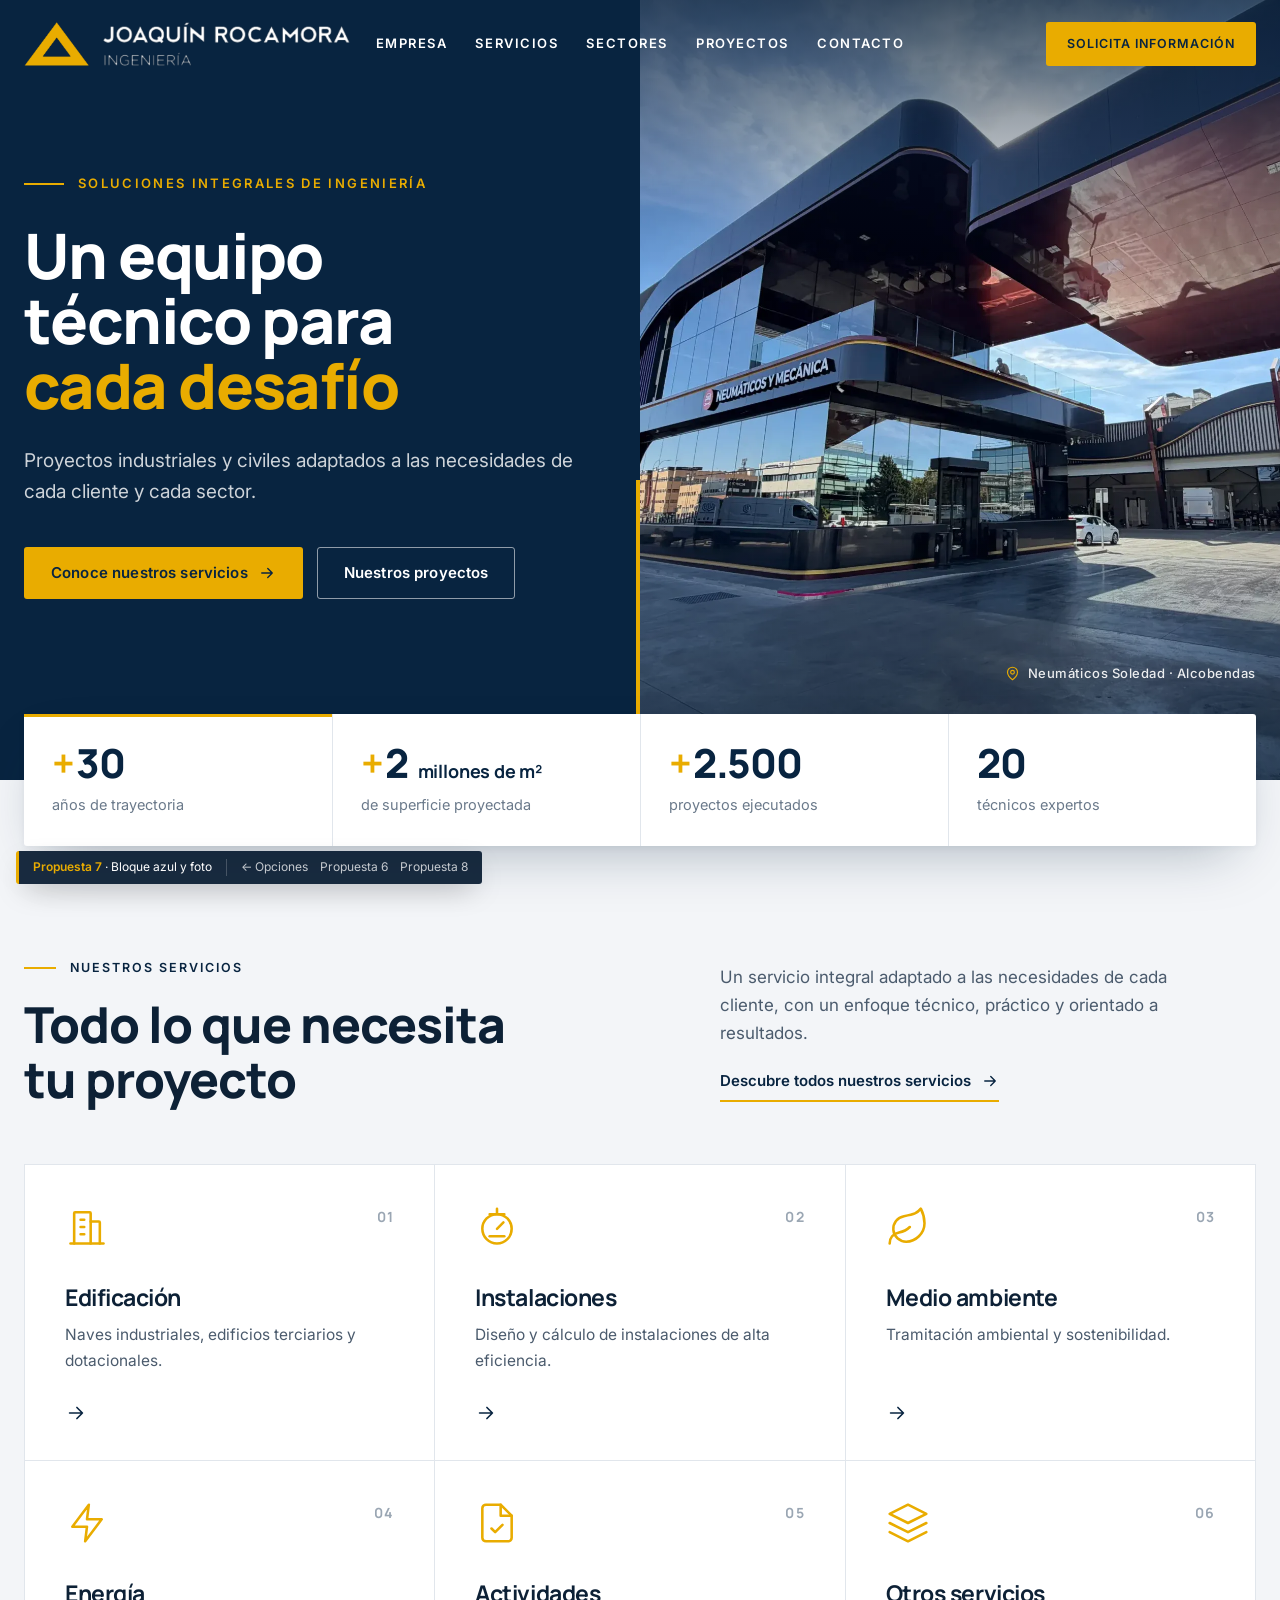
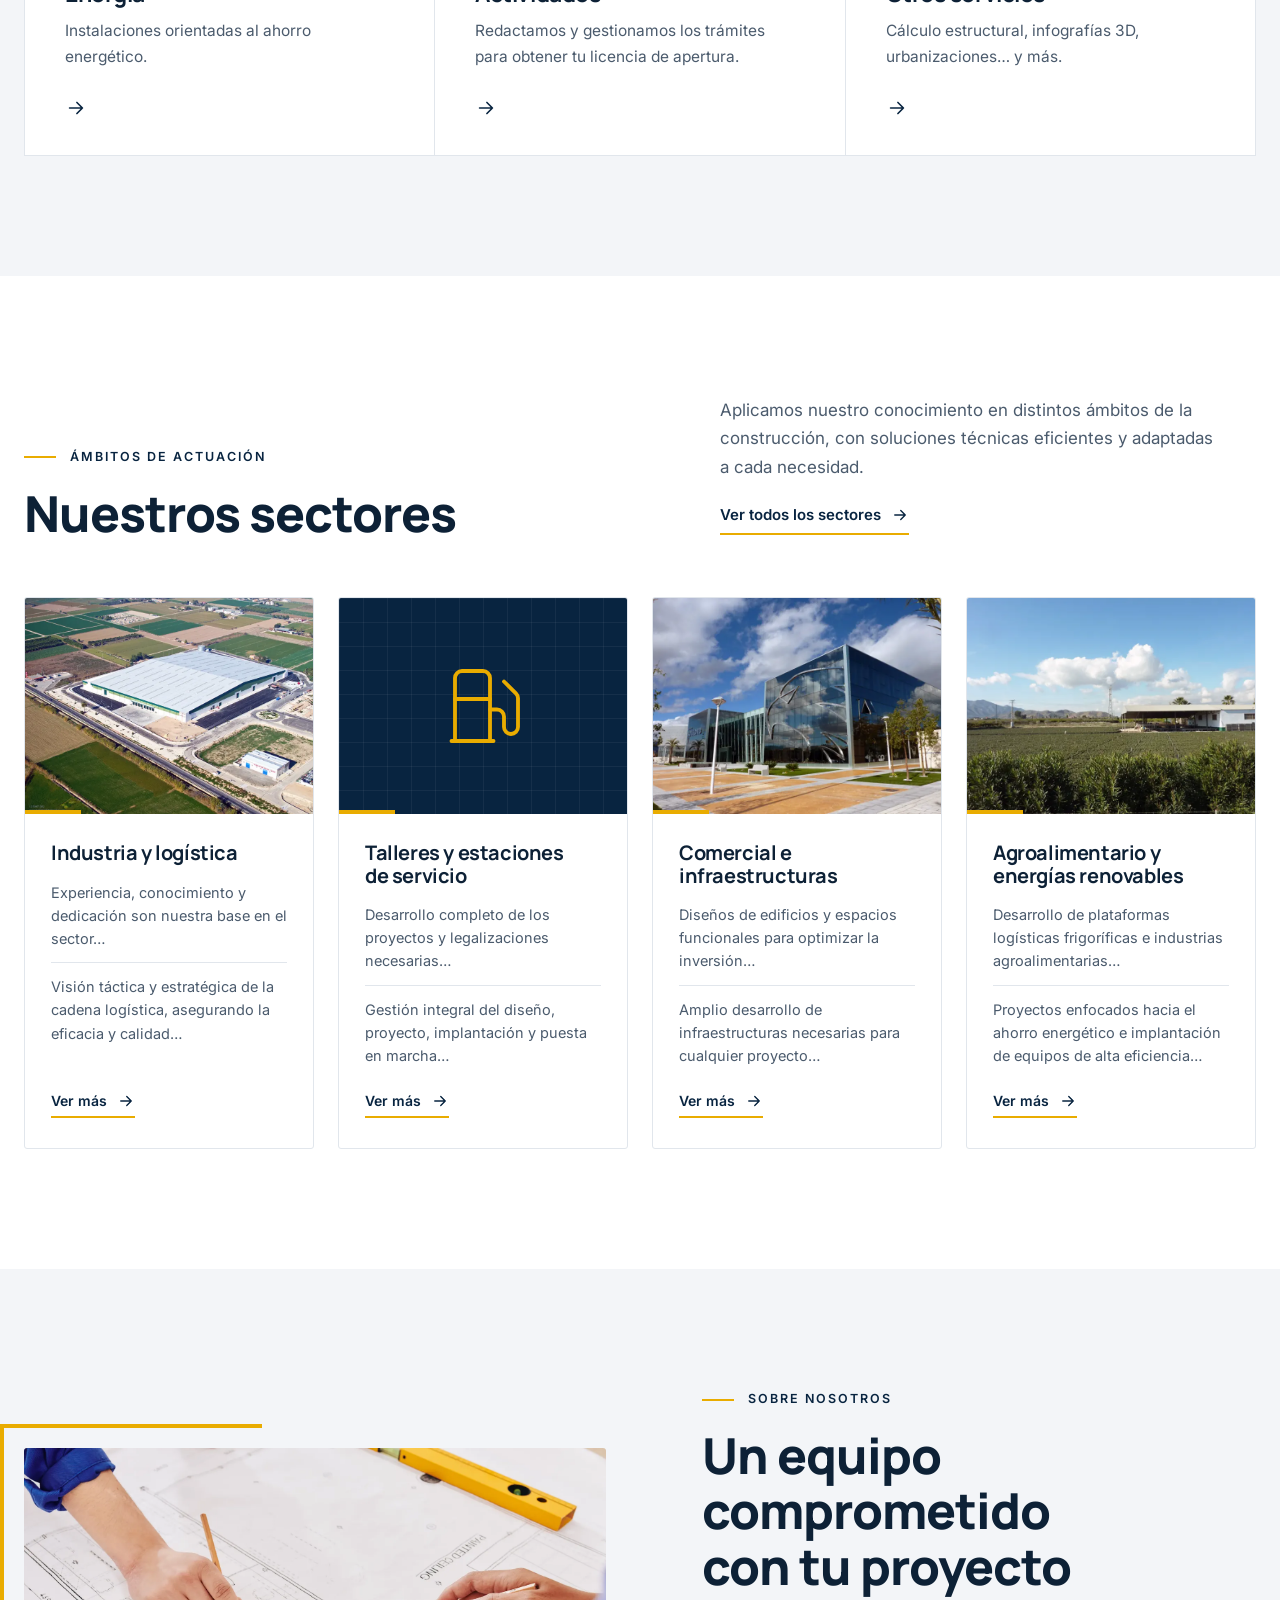
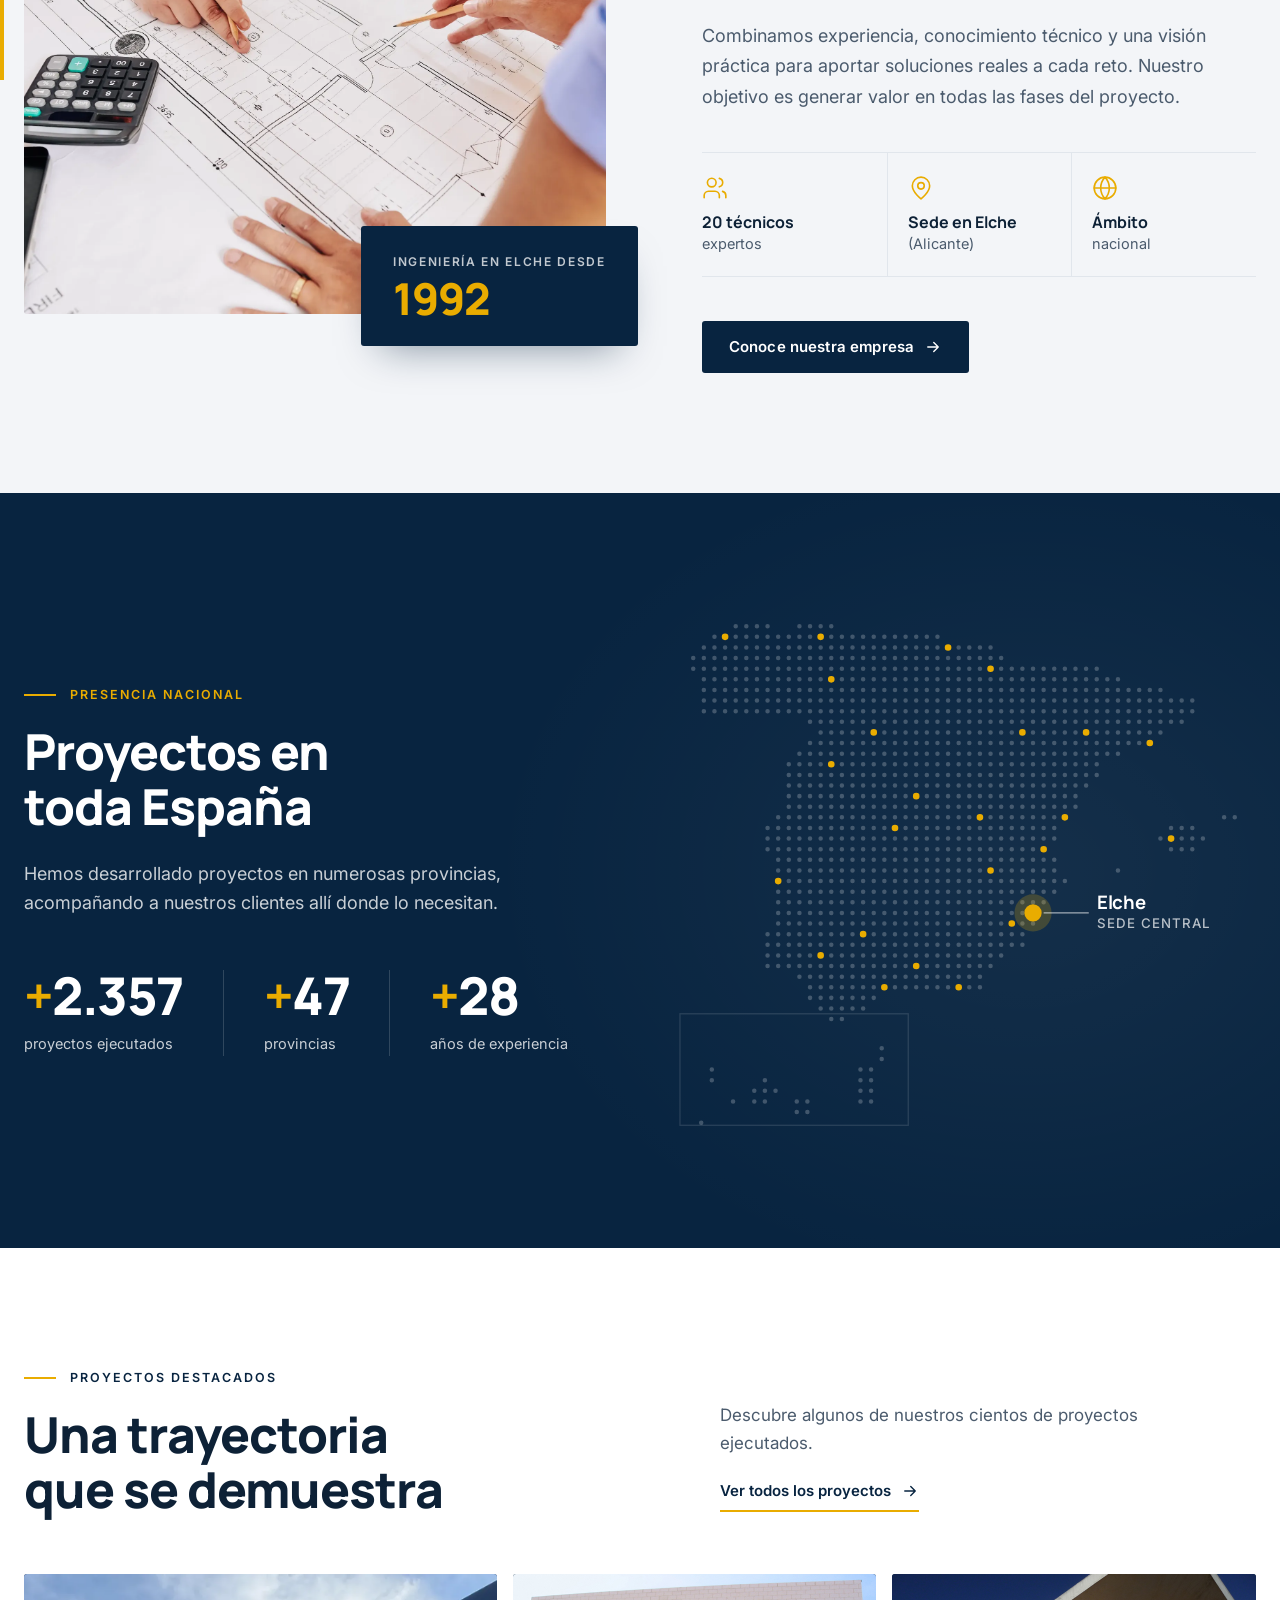
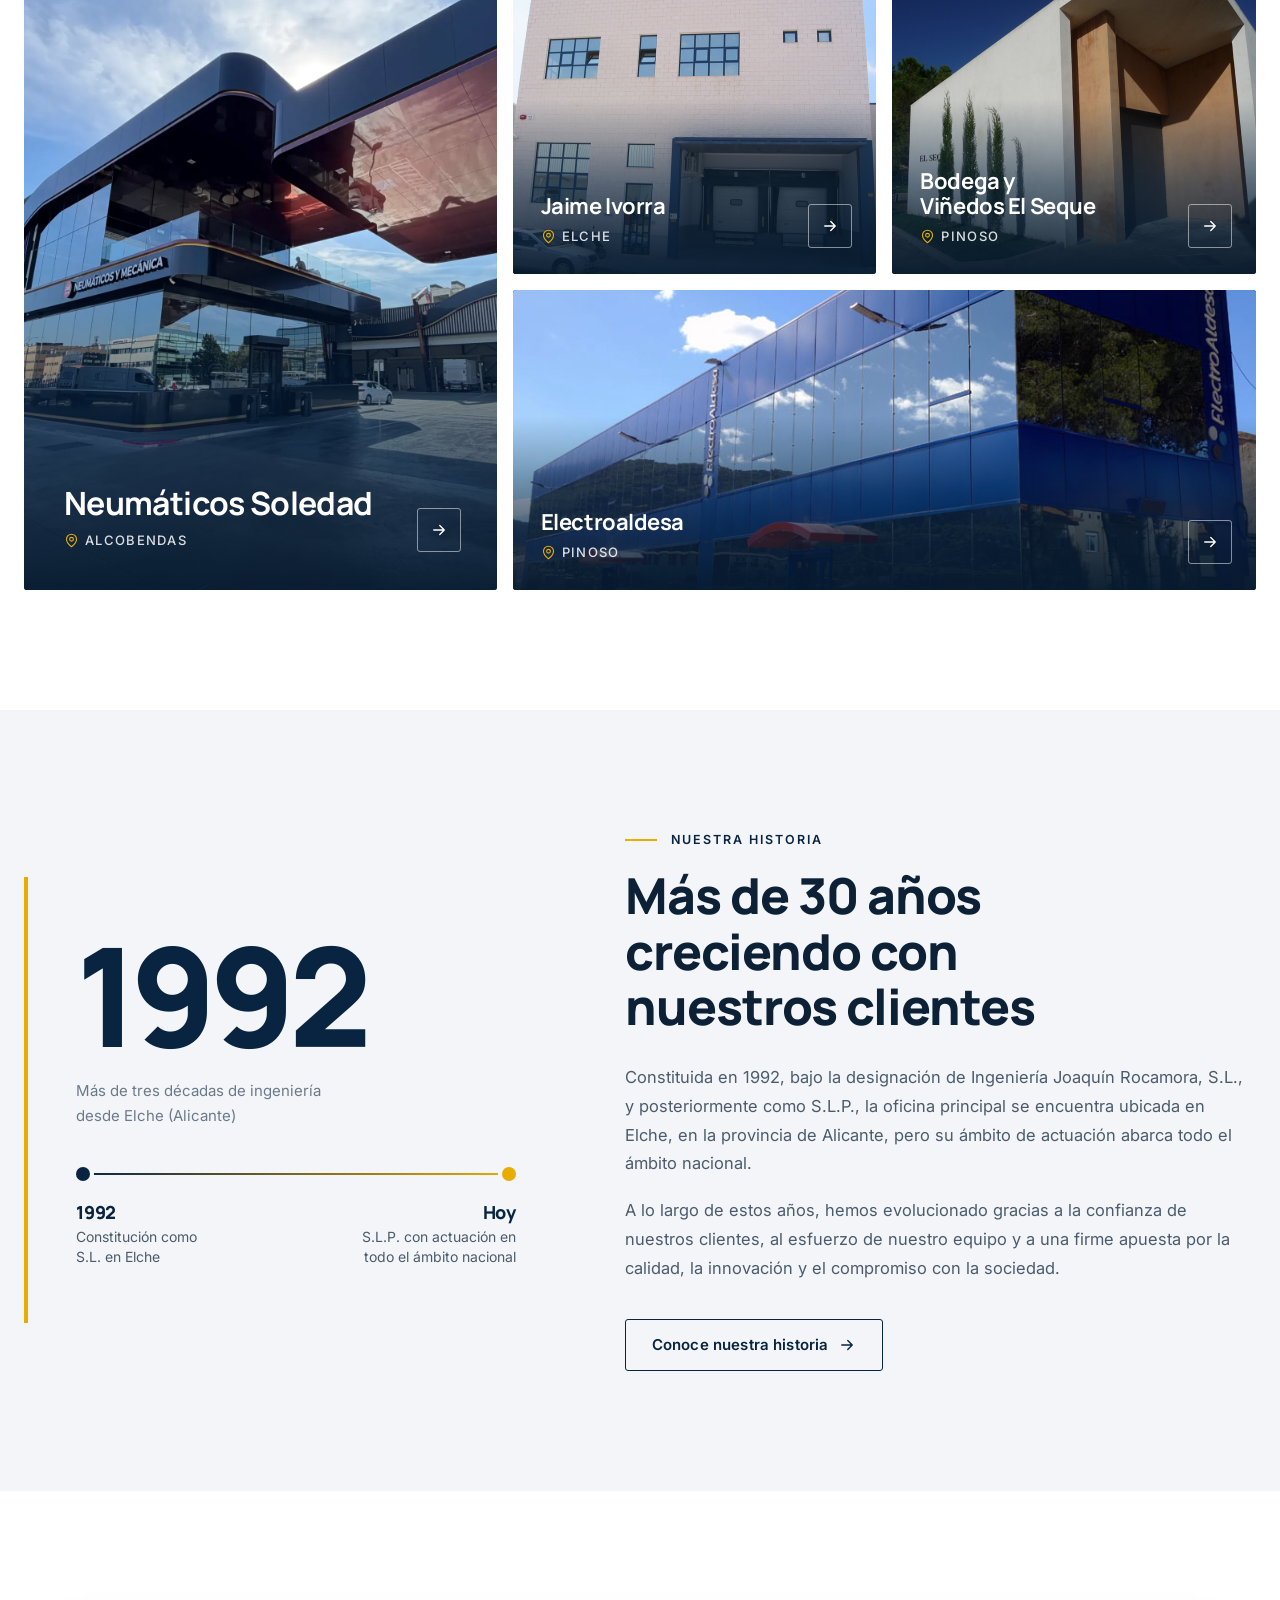
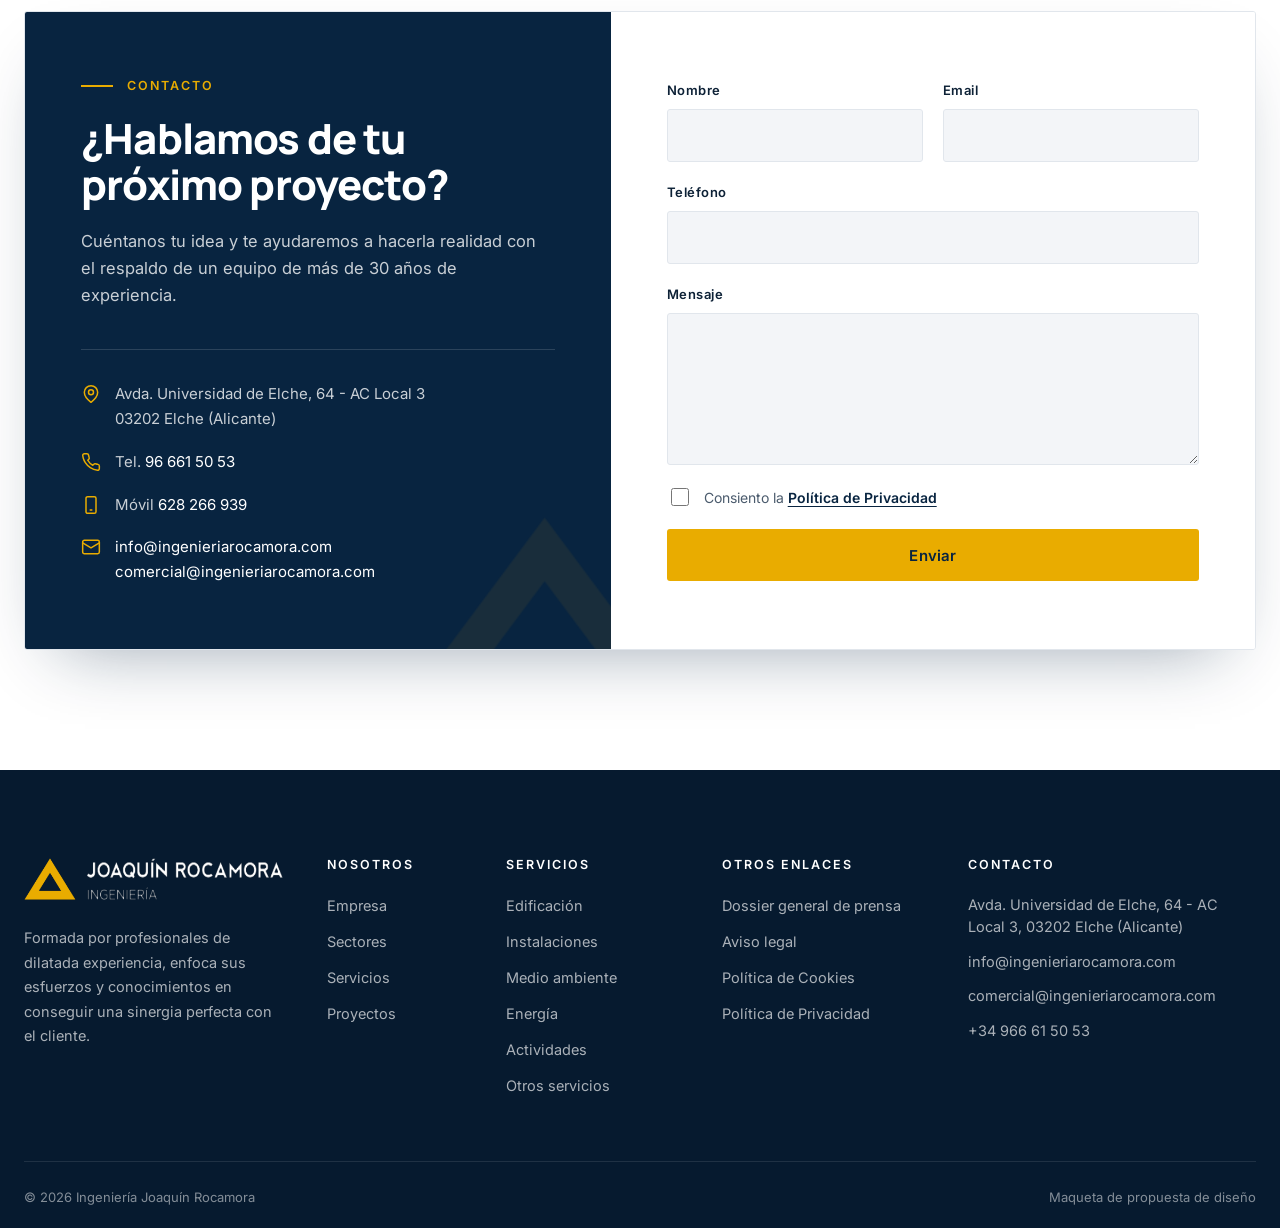
<file: propuesta-7/index.html>
<!DOCTYPE html>
<html lang="es">
<head>
  <meta charset="utf-8">
  <meta name="viewport" content="width=device-width, initial-scale=1">
  <title>Ingeniería Joaquín Rocamora · Propuesta 7 · Bloque azul y foto</title>
  <meta name="description" content="Ingeniería Joaquín Rocamora: soluciones integrales de ingeniería para proyectos industriales y civiles desde 1992. Oficina en Elche, proyectos en toda España.">
  <link rel="icon" type="image/png" href="../assets/img/favicon.png">
  <link rel="preconnect" href="https://fonts.googleapis.com">
  <link rel="preconnect" href="https://fonts.gstatic.com" crossorigin>
  <link href="https://fonts.googleapis.com/css2?family=Inter:wght@400;500;600&family=Manrope:wght@600;700;800&display=swap" rel="stylesheet">
  <link rel="preload" as="image" href="../assets/img/neumaticos-soledad-alcobendas.webp">
  <link rel="stylesheet" href="styles.css">
  <script src="../assets/js/main.js" defer></script>
</head>
<body>

  <!-- Iconos de línea (estilo Lucide) -->
  <svg class="sprite" aria-hidden="true" focusable="false">
    <symbol id="i-arrow" viewBox="0 0 24 24"><path d="M5 12h14M13 6l6 6-6 6"/></symbol>
    <symbol id="i-building" viewBox="0 0 24 24"><path d="M3 21h18"/><path d="M5 21V4.5a.5.5 0 0 1 .5-.5h8a.5.5 0 0 1 .5.5V21"/><path d="M14 9h4.5a.5.5 0 0 1 .5.5V21"/><path d="M8.5 8h2M8.5 12h2M8.5 16h2"/></symbol>
    <symbol id="i-gauge" viewBox="0 0 24 24"><circle cx="12" cy="13" r="8"/><path d="M12 13l3.5-3.5"/><path d="M12 2v3M8 5h8"/><path d="M8 17h8"/></symbol>
    <symbol id="i-leaf" viewBox="0 0 24 24"><path d="M11 20A7 7 0 0 1 9.8 6.1C15.5 5 17 4.48 19 2c1 2 2 4.18 2 8 0 5.5-4.78 10-10 10Z"/><path d="M2 21c0-3 1.85-5.36 5.08-6C9.5 14.52 12 13 13 12"/></symbol>
    <symbol id="i-zap" viewBox="0 0 24 24"><path d="M13 2 4 14h8l-1 8 9-12h-8l1-8z"/></symbol>
    <symbol id="i-file" viewBox="0 0 24 24"><path d="M14 2H6a2 2 0 0 0-2 2v16a2 2 0 0 0 2 2h12a2 2 0 0 0 2-2V8z"/><path d="M14 2v6h6"/><path d="m9 15 2 2 4-4"/></symbol>
    <symbol id="i-layers" viewBox="0 0 24 24"><path d="m12 2 10 5-10 5L2 7z"/><path d="m2 17 10 5 10-5"/><path d="m2 12 10 5 10-5"/></symbol>
    <symbol id="i-fuel" viewBox="0 0 24 24"><path d="M3 22h12"/><path d="M4 22V4a2 2 0 0 1 2-2h6a2 2 0 0 1 2 2v18"/><path d="M4 10h10"/><path d="M14 13h2a2 2 0 0 1 2 2v3a2 2 0 0 0 4 0V9.8a2 2 0 0 0-.6-1.4L18 5"/></symbol>
    <symbol id="i-pin" viewBox="0 0 24 24"><path d="M20 10c0 6-8 12-8 12s-8-6-8-12a8 8 0 0 1 16 0Z"/><circle cx="12" cy="10" r="3"/></symbol>
    <symbol id="i-phone" viewBox="0 0 24 24"><path d="M22 16.9v3a2 2 0 0 1-2.2 2 19.8 19.8 0 0 1-8.6-3.1 19.5 19.5 0 0 1-6-6A19.8 19.8 0 0 1 2.1 4.2 2 2 0 0 1 4.1 2h3a2 2 0 0 1 2 1.7c.1.96.4 1.9.7 2.8a2 2 0 0 1-.45 2.1L8.1 9.9a16 16 0 0 0 6 6l1.3-1.3a2 2 0 0 1 2.1-.45c.9.3 1.85.6 2.8.7a2 2 0 0 1 1.7 2z"/></symbol>
    <symbol id="i-mobile" viewBox="0 0 24 24"><rect x="6" y="2" width="12" height="20" rx="2"/><path d="M11 18h2"/></symbol>
    <symbol id="i-mail" viewBox="0 0 24 24"><rect x="2" y="4" width="20" height="16" rx="2"/><path d="m22 7-10 6L2 7"/></symbol>
    <symbol id="i-users" viewBox="0 0 24 24"><path d="M16 21v-2a4 4 0 0 0-4-4H6a4 4 0 0 0-4 4v2"/><circle cx="9" cy="7" r="4"/><path d="M22 21v-2a4 4 0 0 0-3-3.9M16 3.1a4 4 0 0 1 0 7.8"/></symbol>
    <symbol id="i-globe" viewBox="0 0 24 24"><circle cx="12" cy="12" r="10"/><path d="M2 12h20M12 2a15.3 15.3 0 0 1 4 10 15.3 15.3 0 0 1-4 10 15.3 15.3 0 0 1-4-10 15.3 15.3 0 0 1 4-10z"/></symbol>
  </svg>

  <a class="skip" href="#contenido">Saltar al contenido</a>

  <!-- ============ HEADER ============ -->
  <header class="header" data-header>
    <div class="header__inner">
      <a class="header__logo" href="#inicio" aria-label="Ingeniería Joaquín Rocamora, inicio">
        <img class="logo-light" src="../assets/img/logo-compacto-blanco.png" alt="Ingeniería Joaquín Rocamora" width="972" height="131">
        <img class="logo-dark" src="../assets/img/logo-compacto-azul.png" alt="" width="972" height="131">
      </a>
      <nav class="nav" data-nav aria-label="Principal">
        <ul class="nav__list">
          <li><a href="#empresa">Empresa</a></li>
          <li><a href="#servicios">Servicios</a></li>
          <li><a href="#sectores">Sectores</a></li>
          <li><a href="#proyectos">Proyectos</a></li>
          <li><a href="#contacto">Contacto</a></li>
        </ul>
        <div class="nav__extra">
          <a class="btn btn--gold" href="#contacto">Solicita información</a>
          <p><a href="tel:+34966615053">96 661 50 53</a><br><a href="mailto:info@ingenieriarocamora.com">info@ingenieriarocamora.com</a></p>
        </div>
      </nav>
      <a class="btn btn--gold btn--sm header__cta" href="#contacto">Solicita información</a>
      <button class="burger" type="button" data-nav-toggle aria-expanded="false" aria-label="Abrir menú">
        <span></span><span></span><span></span>
      </button>
    </div>
  </header>

  <main id="contenido">

    <!-- ============ HERO ============ -->
    <section class="hero" id="inicio">
      <div class="hero__panel">
        <div class="hero__content">
          <p class="hero__eyebrow">Soluciones integrales de ingeniería</p>
          <h1 class="hero__title">Un equipo técnico para <em>cada desafío</em></h1>
          <p class="hero__lead">Proyectos industriales y civiles adaptados a las necesidades de cada cliente y cada sector.</p>
          <div class="hero__actions">
            <a class="btn btn--gold" href="#servicios">Conoce nuestros servicios <svg class="ico"><use href="#i-arrow"/></svg></a>
            <a class="btn btn--ghost" href="#proyectos">Nuestros proyectos</a>
          </div>
        </div>
      </div>
      <figure class="hero__media">
        <img src="../assets/img/neumaticos-soledad-alcobendas.webp" alt="Estación de servicio y taller de Neumáticos Soledad en Alcobendas, con marquesina oscura de gran vuelo" width="2048" height="1536" fetchpriority="high">
        <figcaption><svg class="ico"><use href="#i-pin"/></svg> Neumáticos Soledad · Alcobendas</figcaption>
      </figure>
    </section>

    <!-- ============ CIFRAS ============ -->
    <div class="stats-wrap">
      <div class="container">
        <ul class="stats" aria-label="Cifras destacadas">
          <li class="stat">
            <p class="stat__num"><span class="plus">+</span><span data-count="30">30</span></p>
            <p class="stat__label">años de trayectoria</p>
          </li>
          <li class="stat">
            <p class="stat__num"><span class="plus">+</span><span data-count="2">2</span><small>millones de m²</small></p>
            <p class="stat__label">de superficie proyectada</p>
          </li>
          <li class="stat">
            <p class="stat__num"><span class="plus">+</span><span data-count="2500">2.500</span></p>
            <p class="stat__label">proyectos ejecutados</p>
          </li>
          <li class="stat">
            <p class="stat__num"><span data-count="20">20</span></p>
            <p class="stat__label">técnicos expertos</p>
          </li>
        </ul>
      </div>
    </div>

    <!-- ============ SERVICIOS ============ -->
    <section class="section section--tint services" id="servicios">
      <div class="container">
        <div class="sec-head" data-reveal>
          <div>
            <p class="eyebrow">Nuestros servicios</p>
            <h2 class="sec-title">Todo lo que necesita tu proyecto</h2>
          </div>
          <div class="sec-head__side">
            <p>Un servicio integral adaptado a las necesidades de cada cliente, con un enfoque técnico, práctico y orientado a resultados.</p>
            <a class="link-arrow" href="#servicios">Descubre todos nuestros servicios <svg class="ico"><use href="#i-arrow"/></svg></a>
          </div>
        </div>

        <div class="svc-grid">
          <a class="svc" href="#contacto" data-reveal>
            <div class="svc__top"><svg class="svc__icon"><use href="#i-building"/></svg><span class="svc__num">01</span></div>
            <h3>Edificación</h3>
            <p>Naves industriales, edificios terciarios y dotacionales.</p>
            <svg class="svc__arrow"><use href="#i-arrow"/></svg>
          </a>
          <a class="svc" href="#contacto" data-reveal>
            <div class="svc__top"><svg class="svc__icon"><use href="#i-gauge"/></svg><span class="svc__num">02</span></div>
            <h3>Instalaciones</h3>
            <p>Diseño y cálculo de instalaciones de alta eficiencia.</p>
            <svg class="svc__arrow"><use href="#i-arrow"/></svg>
          </a>
          <a class="svc" href="#contacto" data-reveal>
            <div class="svc__top"><svg class="svc__icon"><use href="#i-leaf"/></svg><span class="svc__num">03</span></div>
            <h3>Medio ambiente</h3>
            <p>Tramitación ambiental y sostenibilidad.</p>
            <svg class="svc__arrow"><use href="#i-arrow"/></svg>
          </a>
          <a class="svc" href="#contacto" data-reveal>
            <div class="svc__top"><svg class="svc__icon"><use href="#i-zap"/></svg><span class="svc__num">04</span></div>
            <h3>Energía</h3>
            <p>Instalaciones orientadas al ahorro energético.</p>
            <svg class="svc__arrow"><use href="#i-arrow"/></svg>
          </a>
          <a class="svc" href="#contacto" data-reveal>
            <div class="svc__top"><svg class="svc__icon"><use href="#i-file"/></svg><span class="svc__num">05</span></div>
            <h3>Actividades</h3>
            <p>Redactamos y gestionamos los trámites para obtener tu licencia de apertura.</p>
            <svg class="svc__arrow"><use href="#i-arrow"/></svg>
          </a>
          <a class="svc" href="#contacto" data-reveal>
            <div class="svc__top"><svg class="svc__icon"><use href="#i-layers"/></svg><span class="svc__num">06</span></div>
            <h3>Otros servicios</h3>
            <p>Cálculo estructural, infografías 3D, urbanizaciones… y más.</p>
            <svg class="svc__arrow"><use href="#i-arrow"/></svg>
          </a>
        </div>
      </div>
    </section>

    <!-- ============ SECTORES ============ -->
    <section class="section sectors" id="sectores">
      <div class="container">
        <div class="sec-head" data-reveal>
          <div>
            <p class="eyebrow">Ámbitos de actuación</p>
            <h2 class="sec-title">Nuestros sectores</h2>
          </div>
          <div class="sec-head__side">
            <p>Aplicamos nuestro conocimiento en distintos ámbitos de la construcción, con soluciones técnicas eficientes y adaptadas a cada necesidad.</p>
            <a class="link-arrow" href="#sectores">Ver todos los sectores <svg class="ico"><use href="#i-arrow"/></svg></a>
          </div>
        </div>

        <div class="sector-grid">
          <article class="sector" data-reveal>
            <div class="sector__media">
              <img src="../assets/img/CARTONAJE_VEGA_BAJA1.webp" alt="Vista aérea de una gran nave industrial rodeada de campos" width="798" height="599" loading="lazy">
            </div>
            <div class="sector__body">
              <h3>Industria y logística</h3>
              <p>Experiencia, conocimiento y dedicación son nuestra base en el sector…</p>
              <p>Visión táctica y estratégica de la cadena logística, asegurando la eficacia y calidad…</p>
              <a class="link-arrow link-arrow--sm" href="#sectores">Ver más <svg class="ico"><use href="#i-arrow"/></svg></a>
            </div>
          </article>
          <article class="sector" data-reveal>
            <div class="sector__media sector__media--block" aria-hidden="true">
              <svg class="sector__bigicon"><use href="#i-fuel"/></svg>
            </div>
            <div class="sector__body">
              <h3>Talleres y estaciones de servicio</h3>
              <p>Desarrollo completo de los proyectos y legalizaciones necesarias…</p>
              <p>Gestión integral del diseño, proyecto, implantación y puesta en marcha…</p>
              <a class="link-arrow link-arrow--sm" href="#sectores">Ver más <svg class="ico"><use href="#i-arrow"/></svg></a>
            </div>
          </article>
          <article class="sector" data-reveal>
            <div class="sector__media">
              <img src="../assets/img/SOL_DAD_CENTRAL2.webp" alt="Edificio de oficinas acristalado con plaza peatonal" width="797" height="530" loading="lazy">
            </div>
            <div class="sector__body">
              <h3>Comercial e infraestructuras</h3>
              <p>Diseños de edificios y espacios funcionales para optimizar la inversión…</p>
              <p>Amplio desarrollo de infraestructuras necesarias para cualquier proyecto…</p>
              <a class="link-arrow link-arrow--sm" href="#sectores">Ver más <svg class="ico"><use href="#i-arrow"/></svg></a>
            </div>
          </article>
          <article class="sector" data-reveal>
            <div class="sector__media">
              <img src="../assets/img/UNION_SOLAR_COSTABLANCA3.webp" alt="Campo agrícola con una nave al fondo" width="791" height="526" loading="lazy">
            </div>
            <div class="sector__body">
              <h3>Agroalimentario y energías renovables</h3>
              <p>Desarrollo de plataformas logísticas frigoríficas e industrias agroalimentarias…</p>
              <p>Proyectos enfocados hacia el ahorro energético e implantación de equipos de alta eficiencia…</p>
              <a class="link-arrow link-arrow--sm" href="#sectores">Ver más <svg class="ico"><use href="#i-arrow"/></svg></a>
            </div>
          </article>
        </div>
      </div>
    </section>

    <!-- ============ SOBRE NOSOTROS ============ -->
    <section class="section section--tint about" id="empresa">
      <div class="container about__grid">
        <div class="about__media" data-reveal>
          <img src="../assets/img/direccion-obra.webp" alt="Manos de un técnico revisando planos con lápiz, calculadora y nivel" width="2000" height="1333" loading="lazy">
          <div class="about__badge">
            <span class="about__badge-num">1992</span>
            <span class="about__badge-txt">Ingeniería en Elche desde</span>
          </div>
        </div>
        <div class="about__text" data-reveal>
          <p class="eyebrow">Sobre nosotros</p>
          <h2 class="sec-title">Un equipo comprometido con tu proyecto</h2>
          <p class="about__lead">Combinamos experiencia, conocimiento técnico y una visión práctica para aportar soluciones reales a cada reto. Nuestro objetivo es generar valor en todas las fases del proyecto.</p>
          <ul class="facts">
            <li><svg class="ico"><use href="#i-users"/></svg><span><strong>20 técnicos</strong> expertos</span></li>
            <li><svg class="ico"><use href="#i-pin"/></svg><span><strong>Sede en Elche</strong> (Alicante)</span></li>
            <li><svg class="ico"><use href="#i-globe"/></svg><span><strong>Ámbito</strong> nacional</span></li>
          </ul>
          <a class="btn btn--navy" href="#empresa">Conoce nuestra empresa <svg class="ico"><use href="#i-arrow"/></svg></a>
        </div>
      </div>
    </section>

    <!-- ============ PROYECTOS EN TODA ESPAÑA ============ -->
    <section class="spain">
      <div class="container spain__grid">
        <div class="spain__text" data-reveal>
          <p class="eyebrow eyebrow--gold">Presencia nacional</p>
          <h2 class="sec-title">Proyectos en toda España</h2>
          <p class="spain__lead">Hemos desarrollado proyectos en numerosas provincias, acompañando a nuestros clientes allí donde lo necesitan.</p>
          <ul class="spain__stats">
            <li><p class="spain__num"><span class="plus">+</span><span data-count="2500">2.500</span></p><p>proyectos ejecutados</p></li>
            <li><p class="spain__num"><span class="plus">+</span><span data-count="50">50</span></p><p>provincias</p></li>
            <li><p class="spain__num"><span class="plus">+</span><span data-count="30">30</span></p><p>años de experiencia</p></li>
          </ul>
        </div>
        <div class="spain__map" data-reveal>
          <svg class="map" viewBox="0 0 440 400" role="img" aria-labelledby="mapTitle"><title id="mapTitle">Mapa de puntos de España con la sede de Elche destacada</title><path class="map__base" d="M48.0 16.0h0M56.0 16.0h0M64.0 16.0h0M72.0 16.0h0M96.0 16.0h0M104.0 16.0h0M112.0 16.0h0M120.0 16.0h0M32.0 24.0h0M40.0 24.0h0M48.0 24.0h0M56.0 24.0h0M64.0 24.0h0M72.0 24.0h0M80.0 24.0h0M88.0 24.0h0M96.0 24.0h0M104.0 24.0h0M112.0 24.0h0M120.0 24.0h0M128.0 24.0h0M136.0 24.0h0M144.0 24.0h0M152.0 24.0h0M160.0 24.0h0M168.0 24.0h0M176.0 24.0h0M184.0 24.0h0M192.0 24.0h0M200.0 24.0h0M24.0 32.0h0M32.0 32.0h0M40.0 32.0h0M48.0 32.0h0M56.0 32.0h0M64.0 32.0h0M72.0 32.0h0M80.0 32.0h0M88.0 32.0h0M96.0 32.0h0M104.0 32.0h0M112.0 32.0h0M120.0 32.0h0M128.0 32.0h0M136.0 32.0h0M144.0 32.0h0M152.0 32.0h0M160.0 32.0h0M168.0 32.0h0M176.0 32.0h0M184.0 32.0h0M192.0 32.0h0M200.0 32.0h0M208.0 32.0h0M216.0 32.0h0M224.0 32.0h0M232.0 32.0h0M240.0 32.0h0M16.0 40.0h0M24.0 40.0h0M32.0 40.0h0M40.0 40.0h0M48.0 40.0h0M56.0 40.0h0M64.0 40.0h0M72.0 40.0h0M80.0 40.0h0M88.0 40.0h0M96.0 40.0h0M104.0 40.0h0M112.0 40.0h0M120.0 40.0h0M128.0 40.0h0M136.0 40.0h0M144.0 40.0h0M152.0 40.0h0M160.0 40.0h0M168.0 40.0h0M176.0 40.0h0M184.0 40.0h0M192.0 40.0h0M200.0 40.0h0M208.0 40.0h0M216.0 40.0h0M224.0 40.0h0M232.0 40.0h0M240.0 40.0h0M248.0 40.0h0M16.0 48.0h0M24.0 48.0h0M32.0 48.0h0M40.0 48.0h0M48.0 48.0h0M56.0 48.0h0M64.0 48.0h0M72.0 48.0h0M80.0 48.0h0M88.0 48.0h0M96.0 48.0h0M104.0 48.0h0M112.0 48.0h0M120.0 48.0h0M128.0 48.0h0M136.0 48.0h0M144.0 48.0h0M152.0 48.0h0M160.0 48.0h0M168.0 48.0h0M176.0 48.0h0M184.0 48.0h0M192.0 48.0h0M200.0 48.0h0M208.0 48.0h0M216.0 48.0h0M224.0 48.0h0M232.0 48.0h0M240.0 48.0h0M248.0 48.0h0M256.0 48.0h0M264.0 48.0h0M272.0 48.0h0M280.0 48.0h0M288.0 48.0h0M296.0 48.0h0M304.0 48.0h0M312.0 48.0h0M320.0 48.0h0M24.0 56.0h0M32.0 56.0h0M40.0 56.0h0M48.0 56.0h0M56.0 56.0h0M64.0 56.0h0M72.0 56.0h0M80.0 56.0h0M88.0 56.0h0M96.0 56.0h0M104.0 56.0h0M112.0 56.0h0M120.0 56.0h0M128.0 56.0h0M136.0 56.0h0M144.0 56.0h0M152.0 56.0h0M160.0 56.0h0M168.0 56.0h0M176.0 56.0h0M184.0 56.0h0M192.0 56.0h0M200.0 56.0h0M208.0 56.0h0M216.0 56.0h0M224.0 56.0h0M232.0 56.0h0M240.0 56.0h0M248.0 56.0h0M256.0 56.0h0M264.0 56.0h0M272.0 56.0h0M280.0 56.0h0M288.0 56.0h0M296.0 56.0h0M304.0 56.0h0M312.0 56.0h0M320.0 56.0h0M328.0 56.0h0M336.0 56.0h0M24.0 64.0h0M32.0 64.0h0M40.0 64.0h0M48.0 64.0h0M56.0 64.0h0M64.0 64.0h0M72.0 64.0h0M80.0 64.0h0M88.0 64.0h0M96.0 64.0h0M104.0 64.0h0M112.0 64.0h0M120.0 64.0h0M128.0 64.0h0M136.0 64.0h0M144.0 64.0h0M152.0 64.0h0M160.0 64.0h0M168.0 64.0h0M176.0 64.0h0M184.0 64.0h0M192.0 64.0h0M200.0 64.0h0M208.0 64.0h0M216.0 64.0h0M224.0 64.0h0M232.0 64.0h0M240.0 64.0h0M248.0 64.0h0M256.0 64.0h0M264.0 64.0h0M272.0 64.0h0M280.0 64.0h0M288.0 64.0h0M296.0 64.0h0M304.0 64.0h0M312.0 64.0h0M320.0 64.0h0M328.0 64.0h0M336.0 64.0h0M344.0 64.0h0M352.0 64.0h0M360.0 64.0h0M368.0 64.0h0M24.0 72.0h0M32.0 72.0h0M40.0 72.0h0M48.0 72.0h0M56.0 72.0h0M64.0 72.0h0M72.0 72.0h0M80.0 72.0h0M88.0 72.0h0M96.0 72.0h0M104.0 72.0h0M112.0 72.0h0M120.0 72.0h0M128.0 72.0h0M136.0 72.0h0M144.0 72.0h0M152.0 72.0h0M160.0 72.0h0M168.0 72.0h0M176.0 72.0h0M184.0 72.0h0M192.0 72.0h0M200.0 72.0h0M208.0 72.0h0M216.0 72.0h0M224.0 72.0h0M232.0 72.0h0M240.0 72.0h0M248.0 72.0h0M256.0 72.0h0M264.0 72.0h0M272.0 72.0h0M280.0 72.0h0M288.0 72.0h0M296.0 72.0h0M304.0 72.0h0M312.0 72.0h0M320.0 72.0h0M328.0 72.0h0M336.0 72.0h0M344.0 72.0h0M352.0 72.0h0M360.0 72.0h0M368.0 72.0h0M376.0 72.0h0M384.0 72.0h0M392.0 72.0h0M24.0 80.0h0M32.0 80.0h0M40.0 80.0h0M48.0 80.0h0M56.0 80.0h0M64.0 80.0h0M72.0 80.0h0M80.0 80.0h0M88.0 80.0h0M96.0 80.0h0M104.0 80.0h0M112.0 80.0h0M120.0 80.0h0M128.0 80.0h0M136.0 80.0h0M144.0 80.0h0M152.0 80.0h0M160.0 80.0h0M168.0 80.0h0M176.0 80.0h0M184.0 80.0h0M192.0 80.0h0M200.0 80.0h0M208.0 80.0h0M216.0 80.0h0M224.0 80.0h0M232.0 80.0h0M240.0 80.0h0M248.0 80.0h0M256.0 80.0h0M264.0 80.0h0M272.0 80.0h0M280.0 80.0h0M288.0 80.0h0M296.0 80.0h0M304.0 80.0h0M312.0 80.0h0M320.0 80.0h0M328.0 80.0h0M336.0 80.0h0M344.0 80.0h0M352.0 80.0h0M360.0 80.0h0M368.0 80.0h0M376.0 80.0h0M384.0 80.0h0M392.0 80.0h0M104.0 88.0h0M112.0 88.0h0M120.0 88.0h0M128.0 88.0h0M136.0 88.0h0M144.0 88.0h0M152.0 88.0h0M160.0 88.0h0M168.0 88.0h0M176.0 88.0h0M184.0 88.0h0M192.0 88.0h0M200.0 88.0h0M208.0 88.0h0M216.0 88.0h0M224.0 88.0h0M232.0 88.0h0M240.0 88.0h0M248.0 88.0h0M256.0 88.0h0M264.0 88.0h0M272.0 88.0h0M280.0 88.0h0M288.0 88.0h0M296.0 88.0h0M304.0 88.0h0M312.0 88.0h0M320.0 88.0h0M328.0 88.0h0M336.0 88.0h0M344.0 88.0h0M352.0 88.0h0M360.0 88.0h0M368.0 88.0h0M376.0 88.0h0M384.0 88.0h0M112.0 96.0h0M120.0 96.0h0M128.0 96.0h0M136.0 96.0h0M144.0 96.0h0M152.0 96.0h0M160.0 96.0h0M168.0 96.0h0M176.0 96.0h0M184.0 96.0h0M192.0 96.0h0M200.0 96.0h0M208.0 96.0h0M216.0 96.0h0M224.0 96.0h0M232.0 96.0h0M240.0 96.0h0M248.0 96.0h0M256.0 96.0h0M264.0 96.0h0M272.0 96.0h0M280.0 96.0h0M288.0 96.0h0M296.0 96.0h0M304.0 96.0h0M312.0 96.0h0M320.0 96.0h0M328.0 96.0h0M336.0 96.0h0M344.0 96.0h0M352.0 96.0h0M360.0 96.0h0M368.0 96.0h0M104.0 104.0h0M112.0 104.0h0M120.0 104.0h0M128.0 104.0h0M136.0 104.0h0M144.0 104.0h0M152.0 104.0h0M160.0 104.0h0M168.0 104.0h0M176.0 104.0h0M184.0 104.0h0M192.0 104.0h0M200.0 104.0h0M208.0 104.0h0M216.0 104.0h0M224.0 104.0h0M232.0 104.0h0M240.0 104.0h0M248.0 104.0h0M256.0 104.0h0M264.0 104.0h0M272.0 104.0h0M280.0 104.0h0M288.0 104.0h0M296.0 104.0h0M304.0 104.0h0M312.0 104.0h0M320.0 104.0h0M328.0 104.0h0M336.0 104.0h0M344.0 104.0h0M352.0 104.0h0M360.0 104.0h0M96.0 112.0h0M104.0 112.0h0M112.0 112.0h0M120.0 112.0h0M128.0 112.0h0M136.0 112.0h0M144.0 112.0h0M152.0 112.0h0M160.0 112.0h0M168.0 112.0h0M176.0 112.0h0M184.0 112.0h0M192.0 112.0h0M200.0 112.0h0M208.0 112.0h0M216.0 112.0h0M224.0 112.0h0M232.0 112.0h0M240.0 112.0h0M248.0 112.0h0M256.0 112.0h0M264.0 112.0h0M272.0 112.0h0M280.0 112.0h0M288.0 112.0h0M296.0 112.0h0M304.0 112.0h0M312.0 112.0h0M320.0 112.0h0M328.0 112.0h0M336.0 112.0h0M88.0 120.0h0M96.0 120.0h0M104.0 120.0h0M112.0 120.0h0M120.0 120.0h0M128.0 120.0h0M136.0 120.0h0M144.0 120.0h0M152.0 120.0h0M160.0 120.0h0M168.0 120.0h0M176.0 120.0h0M184.0 120.0h0M192.0 120.0h0M200.0 120.0h0M208.0 120.0h0M216.0 120.0h0M224.0 120.0h0M232.0 120.0h0M240.0 120.0h0M248.0 120.0h0M256.0 120.0h0M264.0 120.0h0M272.0 120.0h0M280.0 120.0h0M288.0 120.0h0M296.0 120.0h0M304.0 120.0h0M312.0 120.0h0M320.0 120.0h0M88.0 128.0h0M96.0 128.0h0M104.0 128.0h0M112.0 128.0h0M120.0 128.0h0M128.0 128.0h0M136.0 128.0h0M144.0 128.0h0M152.0 128.0h0M160.0 128.0h0M168.0 128.0h0M176.0 128.0h0M184.0 128.0h0M192.0 128.0h0M200.0 128.0h0M208.0 128.0h0M216.0 128.0h0M224.0 128.0h0M232.0 128.0h0M240.0 128.0h0M248.0 128.0h0M256.0 128.0h0M264.0 128.0h0M272.0 128.0h0M280.0 128.0h0M288.0 128.0h0M296.0 128.0h0M304.0 128.0h0M312.0 128.0h0M320.0 128.0h0M88.0 136.0h0M96.0 136.0h0M104.0 136.0h0M112.0 136.0h0M120.0 136.0h0M128.0 136.0h0M136.0 136.0h0M144.0 136.0h0M152.0 136.0h0M160.0 136.0h0M168.0 136.0h0M176.0 136.0h0M184.0 136.0h0M192.0 136.0h0M200.0 136.0h0M208.0 136.0h0M216.0 136.0h0M224.0 136.0h0M232.0 136.0h0M240.0 136.0h0M248.0 136.0h0M256.0 136.0h0M264.0 136.0h0M272.0 136.0h0M280.0 136.0h0M288.0 136.0h0M296.0 136.0h0M304.0 136.0h0M312.0 136.0h0M88.0 144.0h0M96.0 144.0h0M104.0 144.0h0M112.0 144.0h0M120.0 144.0h0M128.0 144.0h0M136.0 144.0h0M144.0 144.0h0M152.0 144.0h0M160.0 144.0h0M168.0 144.0h0M176.0 144.0h0M184.0 144.0h0M192.0 144.0h0M200.0 144.0h0M208.0 144.0h0M216.0 144.0h0M224.0 144.0h0M232.0 144.0h0M240.0 144.0h0M248.0 144.0h0M256.0 144.0h0M264.0 144.0h0M272.0 144.0h0M280.0 144.0h0M288.0 144.0h0M296.0 144.0h0M304.0 144.0h0M88.0 152.0h0M96.0 152.0h0M104.0 152.0h0M112.0 152.0h0M120.0 152.0h0M128.0 152.0h0M136.0 152.0h0M144.0 152.0h0M152.0 152.0h0M160.0 152.0h0M168.0 152.0h0M176.0 152.0h0M184.0 152.0h0M192.0 152.0h0M200.0 152.0h0M208.0 152.0h0M216.0 152.0h0M224.0 152.0h0M232.0 152.0h0M240.0 152.0h0M248.0 152.0h0M256.0 152.0h0M264.0 152.0h0M272.0 152.0h0M280.0 152.0h0M288.0 152.0h0M296.0 152.0h0M304.0 152.0h0M80.0 160.0h0M88.0 160.0h0M96.0 160.0h0M104.0 160.0h0M112.0 160.0h0M120.0 160.0h0M128.0 160.0h0M136.0 160.0h0M144.0 160.0h0M152.0 160.0h0M160.0 160.0h0M168.0 160.0h0M176.0 160.0h0M184.0 160.0h0M192.0 160.0h0M200.0 160.0h0M208.0 160.0h0M216.0 160.0h0M224.0 160.0h0M232.0 160.0h0M240.0 160.0h0M248.0 160.0h0M256.0 160.0h0M264.0 160.0h0M272.0 160.0h0M280.0 160.0h0M288.0 160.0h0M296.0 160.0h0M416.0 160.0h0M424.0 160.0h0M72.0 168.0h0M80.0 168.0h0M88.0 168.0h0M96.0 168.0h0M104.0 168.0h0M112.0 168.0h0M120.0 168.0h0M128.0 168.0h0M136.0 168.0h0M144.0 168.0h0M152.0 168.0h0M160.0 168.0h0M168.0 168.0h0M176.0 168.0h0M184.0 168.0h0M192.0 168.0h0M200.0 168.0h0M208.0 168.0h0M216.0 168.0h0M224.0 168.0h0M232.0 168.0h0M240.0 168.0h0M248.0 168.0h0M256.0 168.0h0M264.0 168.0h0M272.0 168.0h0M280.0 168.0h0M288.0 168.0h0M376.0 168.0h0M384.0 168.0h0M392.0 168.0h0M72.0 176.0h0M80.0 176.0h0M88.0 176.0h0M96.0 176.0h0M104.0 176.0h0M112.0 176.0h0M120.0 176.0h0M128.0 176.0h0M136.0 176.0h0M144.0 176.0h0M152.0 176.0h0M160.0 176.0h0M168.0 176.0h0M176.0 176.0h0M184.0 176.0h0M192.0 176.0h0M200.0 176.0h0M208.0 176.0h0M216.0 176.0h0M224.0 176.0h0M232.0 176.0h0M240.0 176.0h0M248.0 176.0h0M256.0 176.0h0M264.0 176.0h0M272.0 176.0h0M280.0 176.0h0M288.0 176.0h0M368.0 176.0h0M376.0 176.0h0M384.0 176.0h0M392.0 176.0h0M400.0 176.0h0M72.0 184.0h0M80.0 184.0h0M88.0 184.0h0M96.0 184.0h0M104.0 184.0h0M112.0 184.0h0M120.0 184.0h0M128.0 184.0h0M136.0 184.0h0M144.0 184.0h0M152.0 184.0h0M160.0 184.0h0M168.0 184.0h0M176.0 184.0h0M184.0 184.0h0M192.0 184.0h0M200.0 184.0h0M208.0 184.0h0M216.0 184.0h0M224.0 184.0h0M232.0 184.0h0M240.0 184.0h0M248.0 184.0h0M256.0 184.0h0M264.0 184.0h0M272.0 184.0h0M280.0 184.0h0M376.0 184.0h0M384.0 184.0h0M392.0 184.0h0M80.0 192.0h0M88.0 192.0h0M96.0 192.0h0M104.0 192.0h0M112.0 192.0h0M120.0 192.0h0M128.0 192.0h0M136.0 192.0h0M144.0 192.0h0M152.0 192.0h0M160.0 192.0h0M168.0 192.0h0M176.0 192.0h0M184.0 192.0h0M192.0 192.0h0M200.0 192.0h0M208.0 192.0h0M216.0 192.0h0M224.0 192.0h0M232.0 192.0h0M240.0 192.0h0M248.0 192.0h0M256.0 192.0h0M264.0 192.0h0M272.0 192.0h0M280.0 192.0h0M288.0 192.0h0M80.0 200.0h0M88.0 200.0h0M96.0 200.0h0M104.0 200.0h0M112.0 200.0h0M120.0 200.0h0M128.0 200.0h0M136.0 200.0h0M144.0 200.0h0M152.0 200.0h0M160.0 200.0h0M168.0 200.0h0M176.0 200.0h0M184.0 200.0h0M192.0 200.0h0M200.0 200.0h0M208.0 200.0h0M216.0 200.0h0M224.0 200.0h0M232.0 200.0h0M240.0 200.0h0M248.0 200.0h0M256.0 200.0h0M264.0 200.0h0M272.0 200.0h0M280.0 200.0h0M288.0 200.0h0M336.0 200.0h0M80.0 208.0h0M88.0 208.0h0M96.0 208.0h0M104.0 208.0h0M112.0 208.0h0M120.0 208.0h0M128.0 208.0h0M136.0 208.0h0M144.0 208.0h0M152.0 208.0h0M160.0 208.0h0M168.0 208.0h0M176.0 208.0h0M184.0 208.0h0M192.0 208.0h0M200.0 208.0h0M208.0 208.0h0M216.0 208.0h0M224.0 208.0h0M232.0 208.0h0M240.0 208.0h0M248.0 208.0h0M256.0 208.0h0M264.0 208.0h0M272.0 208.0h0M280.0 208.0h0M288.0 208.0h0M296.0 208.0h0M80.0 216.0h0M88.0 216.0h0M96.0 216.0h0M104.0 216.0h0M112.0 216.0h0M120.0 216.0h0M128.0 216.0h0M136.0 216.0h0M144.0 216.0h0M152.0 216.0h0M160.0 216.0h0M168.0 216.0h0M176.0 216.0h0M184.0 216.0h0M192.0 216.0h0M200.0 216.0h0M208.0 216.0h0M216.0 216.0h0M224.0 216.0h0M232.0 216.0h0M240.0 216.0h0M248.0 216.0h0M256.0 216.0h0M264.0 216.0h0M272.0 216.0h0M280.0 216.0h0M288.0 216.0h0M80.0 224.0h0M88.0 224.0h0M96.0 224.0h0M104.0 224.0h0M112.0 224.0h0M120.0 224.0h0M128.0 224.0h0M136.0 224.0h0M144.0 224.0h0M152.0 224.0h0M160.0 224.0h0M168.0 224.0h0M176.0 224.0h0M184.0 224.0h0M192.0 224.0h0M200.0 224.0h0M208.0 224.0h0M216.0 224.0h0M224.0 224.0h0M232.0 224.0h0M240.0 224.0h0M248.0 224.0h0M256.0 224.0h0M264.0 224.0h0M272.0 224.0h0M280.0 224.0h0M80.0 232.0h0M88.0 232.0h0M96.0 232.0h0M104.0 232.0h0M112.0 232.0h0M120.0 232.0h0M128.0 232.0h0M136.0 232.0h0M144.0 232.0h0M152.0 232.0h0M160.0 232.0h0M168.0 232.0h0M176.0 232.0h0M184.0 232.0h0M192.0 232.0h0M200.0 232.0h0M208.0 232.0h0M216.0 232.0h0M224.0 232.0h0M232.0 232.0h0M240.0 232.0h0M248.0 232.0h0M256.0 232.0h0M264.0 232.0h0M272.0 232.0h0M80.0 240.0h0M88.0 240.0h0M96.0 240.0h0M104.0 240.0h0M112.0 240.0h0M120.0 240.0h0M128.0 240.0h0M136.0 240.0h0M144.0 240.0h0M152.0 240.0h0M160.0 240.0h0M168.0 240.0h0M176.0 240.0h0M184.0 240.0h0M192.0 240.0h0M200.0 240.0h0M208.0 240.0h0M216.0 240.0h0M224.0 240.0h0M232.0 240.0h0M240.0 240.0h0M248.0 240.0h0M256.0 240.0h0M264.0 240.0h0M272.0 240.0h0M72.0 248.0h0M80.0 248.0h0M88.0 248.0h0M96.0 248.0h0M104.0 248.0h0M112.0 248.0h0M120.0 248.0h0M128.0 248.0h0M136.0 248.0h0M144.0 248.0h0M152.0 248.0h0M160.0 248.0h0M168.0 248.0h0M176.0 248.0h0M184.0 248.0h0M192.0 248.0h0M200.0 248.0h0M208.0 248.0h0M216.0 248.0h0M224.0 248.0h0M232.0 248.0h0M240.0 248.0h0M248.0 248.0h0M256.0 248.0h0M264.0 248.0h0M72.0 256.0h0M80.0 256.0h0M88.0 256.0h0M96.0 256.0h0M104.0 256.0h0M112.0 256.0h0M120.0 256.0h0M128.0 256.0h0M136.0 256.0h0M144.0 256.0h0M152.0 256.0h0M160.0 256.0h0M168.0 256.0h0M176.0 256.0h0M184.0 256.0h0M192.0 256.0h0M200.0 256.0h0M208.0 256.0h0M216.0 256.0h0M224.0 256.0h0M232.0 256.0h0M240.0 256.0h0M248.0 256.0h0M256.0 256.0h0M264.0 256.0h0M72.0 264.0h0M80.0 264.0h0M88.0 264.0h0M96.0 264.0h0M104.0 264.0h0M112.0 264.0h0M120.0 264.0h0M128.0 264.0h0M136.0 264.0h0M144.0 264.0h0M152.0 264.0h0M160.0 264.0h0M168.0 264.0h0M176.0 264.0h0M184.0 264.0h0M192.0 264.0h0M200.0 264.0h0M208.0 264.0h0M216.0 264.0h0M224.0 264.0h0M232.0 264.0h0M240.0 264.0h0M248.0 264.0h0M72.0 272.0h0M80.0 272.0h0M88.0 272.0h0M96.0 272.0h0M104.0 272.0h0M112.0 272.0h0M120.0 272.0h0M128.0 272.0h0M136.0 272.0h0M144.0 272.0h0M152.0 272.0h0M160.0 272.0h0M168.0 272.0h0M176.0 272.0h0M184.0 272.0h0M192.0 272.0h0M200.0 272.0h0M208.0 272.0h0M216.0 272.0h0M224.0 272.0h0M232.0 272.0h0M240.0 272.0h0M96.0 280.0h0M104.0 280.0h0M112.0 280.0h0M120.0 280.0h0M128.0 280.0h0M136.0 280.0h0M144.0 280.0h0M152.0 280.0h0M160.0 280.0h0M168.0 280.0h0M176.0 280.0h0M184.0 280.0h0M192.0 280.0h0M200.0 280.0h0M208.0 280.0h0M216.0 280.0h0M224.0 280.0h0M232.0 280.0h0M104.0 288.0h0M112.0 288.0h0M120.0 288.0h0M128.0 288.0h0M136.0 288.0h0M144.0 288.0h0M152.0 288.0h0M160.0 288.0h0M168.0 288.0h0M176.0 288.0h0M184.0 288.0h0M192.0 288.0h0M200.0 288.0h0M208.0 288.0h0M216.0 288.0h0M224.0 288.0h0M232.0 288.0h0M104.0 296.0h0M112.0 296.0h0M120.0 296.0h0M128.0 296.0h0M136.0 296.0h0M144.0 296.0h0M152.0 296.0h0M112.0 304.0h0M120.0 304.0h0M128.0 304.0h0M136.0 304.0h0M144.0 304.0h0M120.0 312.0h0M128.0 312.0h0M158.0 334.0h0M158.0 342.0h0M30.0 350.0h0M142.0 350.0h0M150.0 350.0h0M30.0 358.0h0M70.0 358.0h0M142.0 358.0h0M150.0 358.0h0M62.0 366.0h0M70.0 366.0h0M78.0 366.0h0M142.0 366.0h0M150.0 366.0h0M46.0 374.0h0M62.0 374.0h0M70.0 374.0h0M94.0 374.0h0M102.0 374.0h0M142.0 374.0h0M150.0 374.0h0M94.0 382.0h0M102.0 382.0h0M22.0 390.0h0"/><path class="map__hits" d="M184 144h0M264 96h0M280 184h0M256 240h0M360 104h0M112 264h0M160 288h0M208 32h0M152 96h0M240 200h0M216 288h0M184 272h0M40 24h0M296 160h0M168 168h0M144 248h0M240 48h0M80 208h0M312 96h0M120 120h0M112 24h0M376 176h0M232 160h0M120 56h0"/><rect class="map__canary" x="6" y="308" width="172" height="84"/><g class="map__hq"><circle class="map__pulse" cx="272" cy="232" r="14"/><circle cx="272" cy="232" r="6.5"/><path class="map__lead" d="M280 232h34"/><text x="320" y="229">Elche</text><text class="map__sub" x="320" y="243">Sede central</text></g></svg>
        </div>
      </div>
    </section>

    <!-- ============ PROYECTOS DESTACADOS ============ -->
    <section class="section projects" id="proyectos">
      <div class="container">
        <div class="sec-head" data-reveal>
          <div>
            <p class="eyebrow">Proyectos destacados</p>
            <h2 class="sec-title">Una trayectoria que se demuestra</h2>
          </div>
          <div class="sec-head__side">
            <p>Descubre algunos de nuestros cientos de proyectos ejecutados.</p>
            <a class="link-arrow" href="#proyectos">Ver todos los proyectos <svg class="ico"><use href="#i-arrow"/></svg></a>
          </div>
        </div>

        <div class="proj-grid">
          <a class="proj proj--main" href="#proyectos" data-reveal>
            <img src="../assets/img/neumaticos-soledad-alcobendas.webp" alt="Estación de servicio y taller Neumáticos Soledad en Alcobendas" width="2048" height="1536" loading="lazy">
            <div class="proj__info">
              <h3>Neumáticos Soledad</h3>
              <p><svg class="ico"><use href="#i-pin"/></svg> Alcobendas</p>
            </div>
            <span class="proj__go" aria-hidden="true"><svg class="ico"><use href="#i-arrow"/></svg></span>
          </a>
          <a class="proj" href="#proyectos" data-reveal>
            <img src="../assets/img/JAIMEIVORRA1.jpg" alt="Edificio industrial de Jaime Ivorra con muelles de carga" width="800" height="600" loading="lazy">
            <div class="proj__info">
              <h3>Jaime Ivorra</h3>
              <p><svg class="ico"><use href="#i-pin"/></svg> Elche</p>
            </div>
            <span class="proj__go" aria-hidden="true"><svg class="ico"><use href="#i-arrow"/></svg></span>
          </a>
          <a class="proj" href="#proyectos" data-reveal>
            <img src="../assets/img/SEQUE9.jpg" alt="Bodega El Seque, edificio blanco con cipreses" width="800" height="600" loading="lazy">
            <div class="proj__info">
              <h3>Bodega y Viñedos El Seque</h3>
              <p><svg class="ico"><use href="#i-pin"/></svg> Pinoso</p>
            </div>
            <span class="proj__go" aria-hidden="true"><svg class="ico"><use href="#i-arrow"/></svg></span>
          </a>
          <a class="proj proj--wide" href="#proyectos" data-reveal>
            <img src="../assets/img/ELECTROALDESA_02.jpg" alt="Edificio acristalado azul de Electroaldesa" width="800" height="600" loading="lazy">
            <div class="proj__info">
              <h3>Electroaldesa</h3>
              <p><svg class="ico"><use href="#i-pin"/></svg> Pinoso</p>
            </div>
            <span class="proj__go" aria-hidden="true"><svg class="ico"><use href="#i-arrow"/></svg></span>
          </a>
        </div>
      </div>
    </section>

    <!-- ============ HISTORIA ============ -->
    <section class="section section--tint history">
      <div class="container history__grid">
        <div class="history__year" data-reveal>
          <p class="history__num">1992</p>
          <p class="history__cap">Más de tres décadas de ingeniería desde Elche (Alicante)</p>
          <ol class="timeline">
            <li><strong>1992</strong>Constitución como S.L. en Elche</li>
            <li><strong>Hoy</strong>S.L.P. con actuación en todo el ámbito nacional</li>
          </ol>
        </div>
        <div class="history__text" data-reveal>
          <p class="eyebrow">Nuestra historia</p>
          <h2 class="sec-title">Más de 30 años creciendo con nuestros clientes</h2>
          <p>Constituida en 1992, bajo la designación de Ingeniería Joaquín Rocamora, S.L., y posteriormente como S.L.P., la oficina principal se encuentra ubicada en Elche, en la provincia de Alicante, pero su ámbito de actuación abarca todo el ámbito nacional.</p>
          <p>A lo largo de estos años, hemos evolucionado gracias a la confianza de nuestros clientes, al esfuerzo de nuestro equipo y a una firme apuesta por la calidad, la innovación y el compromiso con la sociedad.</p>
          <a class="btn btn--outline" href="#empresa">Conoce nuestra historia <svg class="ico"><use href="#i-arrow"/></svg></a>
        </div>
      </div>
    </section>

    <!-- ============ CONTACTO ============ -->
    <section class="section contact" id="contacto">
      <div class="container">
        <div class="contact__card" data-reveal>
          <div class="contact__info">
            <p class="eyebrow eyebrow--gold">Contacto</p>
            <h2 class="sec-title">¿Hablamos de tu próximo proyecto?</h2>
            <p class="contact__lead">Cuéntanos tu idea y te ayudaremos a hacerla realidad con el respaldo de un equipo de más de 30 años de experiencia.</p>
            <ul class="contact__list">
              <li><svg class="ico"><use href="#i-pin"/></svg><span>Avda. Universidad de Elche, 64 - AC Local 3<br>03202 Elche (Alicante)</span></li>
              <li><svg class="ico"><use href="#i-phone"/></svg><span>Tel. <a href="tel:+34966615053">96 661 50 53</a></span></li>
              <li><svg class="ico"><use href="#i-mobile"/></svg><span>Móvil <a href="tel:+34628266939">628 266 939</a></span></li>
              <li><svg class="ico"><use href="#i-mail"/></svg><span><a href="mailto:info@ingenieriarocamora.com">info@ingenieriarocamora.com</a><br><a href="mailto:comercial@ingenieriarocamora.com">comercial@ingenieriarocamora.com</a></span></li>
            </ul>
          </div>
          <form class="form" data-demo>
            <div class="form__row">
              <label class="field"><span>Nombre</span><input type="text" name="nombre" autocomplete="name" required></label>
              <label class="field"><span>Email</span><input type="email" name="email" autocomplete="email" required></label>
            </div>
            <label class="field"><span>Teléfono</span><input type="tel" name="telefono" autocomplete="tel"></label>
            <label class="field"><span>Mensaje</span><textarea name="mensaje" rows="5"></textarea></label>
            <label class="check"><input type="checkbox" name="privacidad" required><span>Consiento la <a href="#contacto">Política de Privacidad</a></span></label>
            <button class="btn btn--gold btn--block" type="submit">Enviar</button>
          </form>
        </div>
      </div>
    </section>
  </main>

  <!-- ============ FOOTER ============ -->
  <footer class="footer">
    <div class="container footer__grid">
      <div class="footer__brand">
        <img src="../assets/img/logo-compacto-blanco.png" alt="Ingeniería Joaquín Rocamora" width="972" height="131" loading="lazy">
        <p>Formada por profesionales de dilatada experiencia, enfoca sus esfuerzos y conocimientos en conseguir una sinergia perfecta con el cliente.</p>
      </div>
      <div class="footer__col">
        <h3>Nosotros</h3>
        <ul>
          <li><a href="#empresa">Empresa</a></li>
          <li><a href="#sectores">Sectores</a></li>
          <li><a href="#servicios">Servicios</a></li>
          <li><a href="#proyectos">Proyectos</a></li>
        </ul>
      </div>
      <div class="footer__col">
        <h3>Servicios</h3>
        <ul>
          <li><a href="#servicios">Edificación</a></li>
          <li><a href="#servicios">Instalaciones</a></li>
          <li><a href="#servicios">Medio ambiente</a></li>
          <li><a href="#servicios">Energía</a></li>
          <li><a href="#servicios">Actividades</a></li>
          <li><a href="#servicios">Otros servicios</a></li>
        </ul>
      </div>
      <div class="footer__col">
        <h3>Otros enlaces</h3>
        <ul>
          <li><a href="#inicio">Dossier general de prensa</a></li>
          <li><a href="#inicio">Aviso legal</a></li>
          <li><a href="#inicio">Política de Cookies</a></li>
          <li><a href="#inicio">Política de Privacidad</a></li>
        </ul>
      </div>
      <div class="footer__col footer__contact">
        <h3>Contacto</h3>
        <ul>
          <li>Avda. Universidad de Elche, 64 - AC Local 3, 03202 Elche (Alicante)</li>
          <li><a href="mailto:info@ingenieriarocamora.com">info@ingenieriarocamora.com</a></li>
          <li><a href="mailto:comercial@ingenieriarocamora.com">comercial@ingenieriarocamora.com</a></li>
          <li><a href="tel:+34966615053">+34 966 61 50 53</a></li>
        </ul>
      </div>
    </div>
    <div class="container footer__bottom">
      <p>© 2026 Ingeniería Joaquín Rocamora</p>
      <p>Maqueta de propuesta de diseño</p>
    </div>
  </footer>

  <!-- Etiqueta de propuesta -->
  <aside class="proposal" aria-label="Navegación entre propuestas">
    <p class="proposal__name"><strong>Propuesta 7</strong> · Bloque azul y foto</p>
    <p class="proposal__links">
      <a href="../">← Opciones</a>
      <a href="../propuesta-6/">Propuesta 6</a>
      <a href="../propuesta-8/">Propuesta 8</a>
    </p>
  </aside>

</body>
</html>
</file>
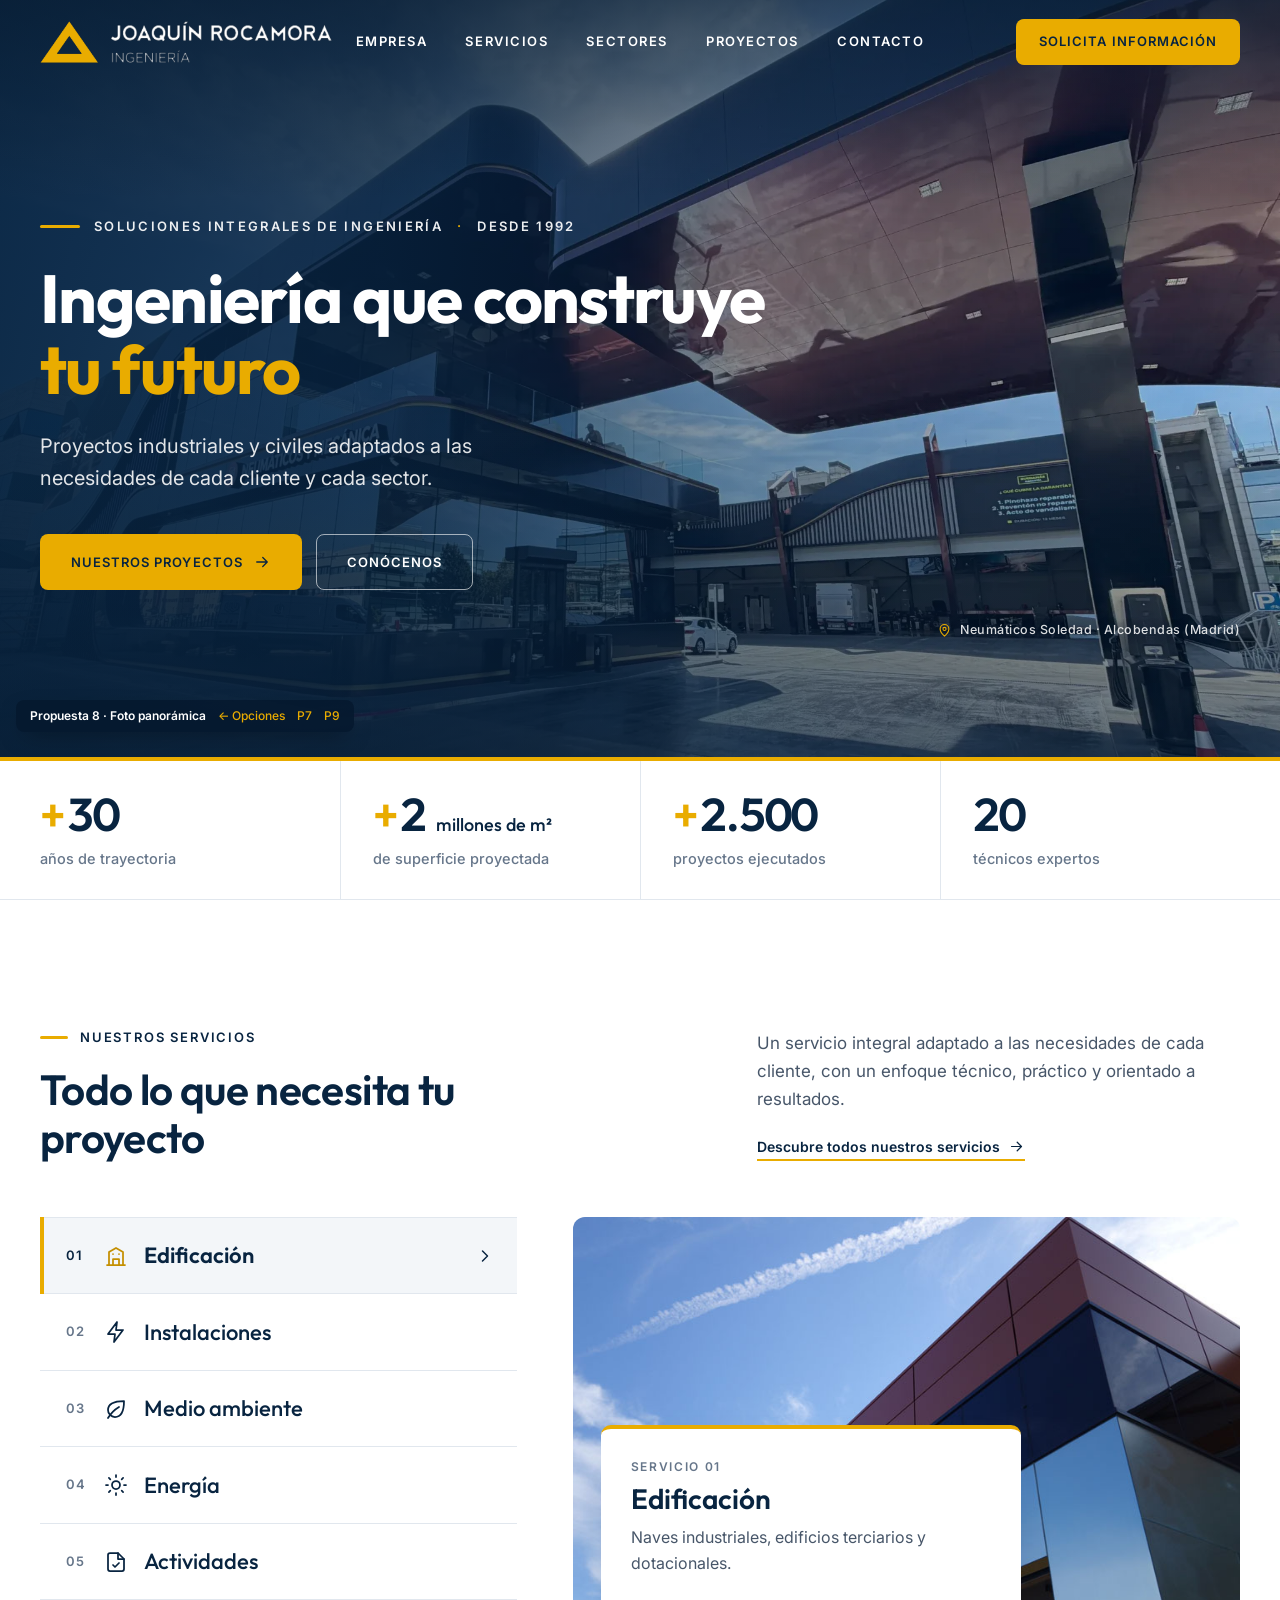
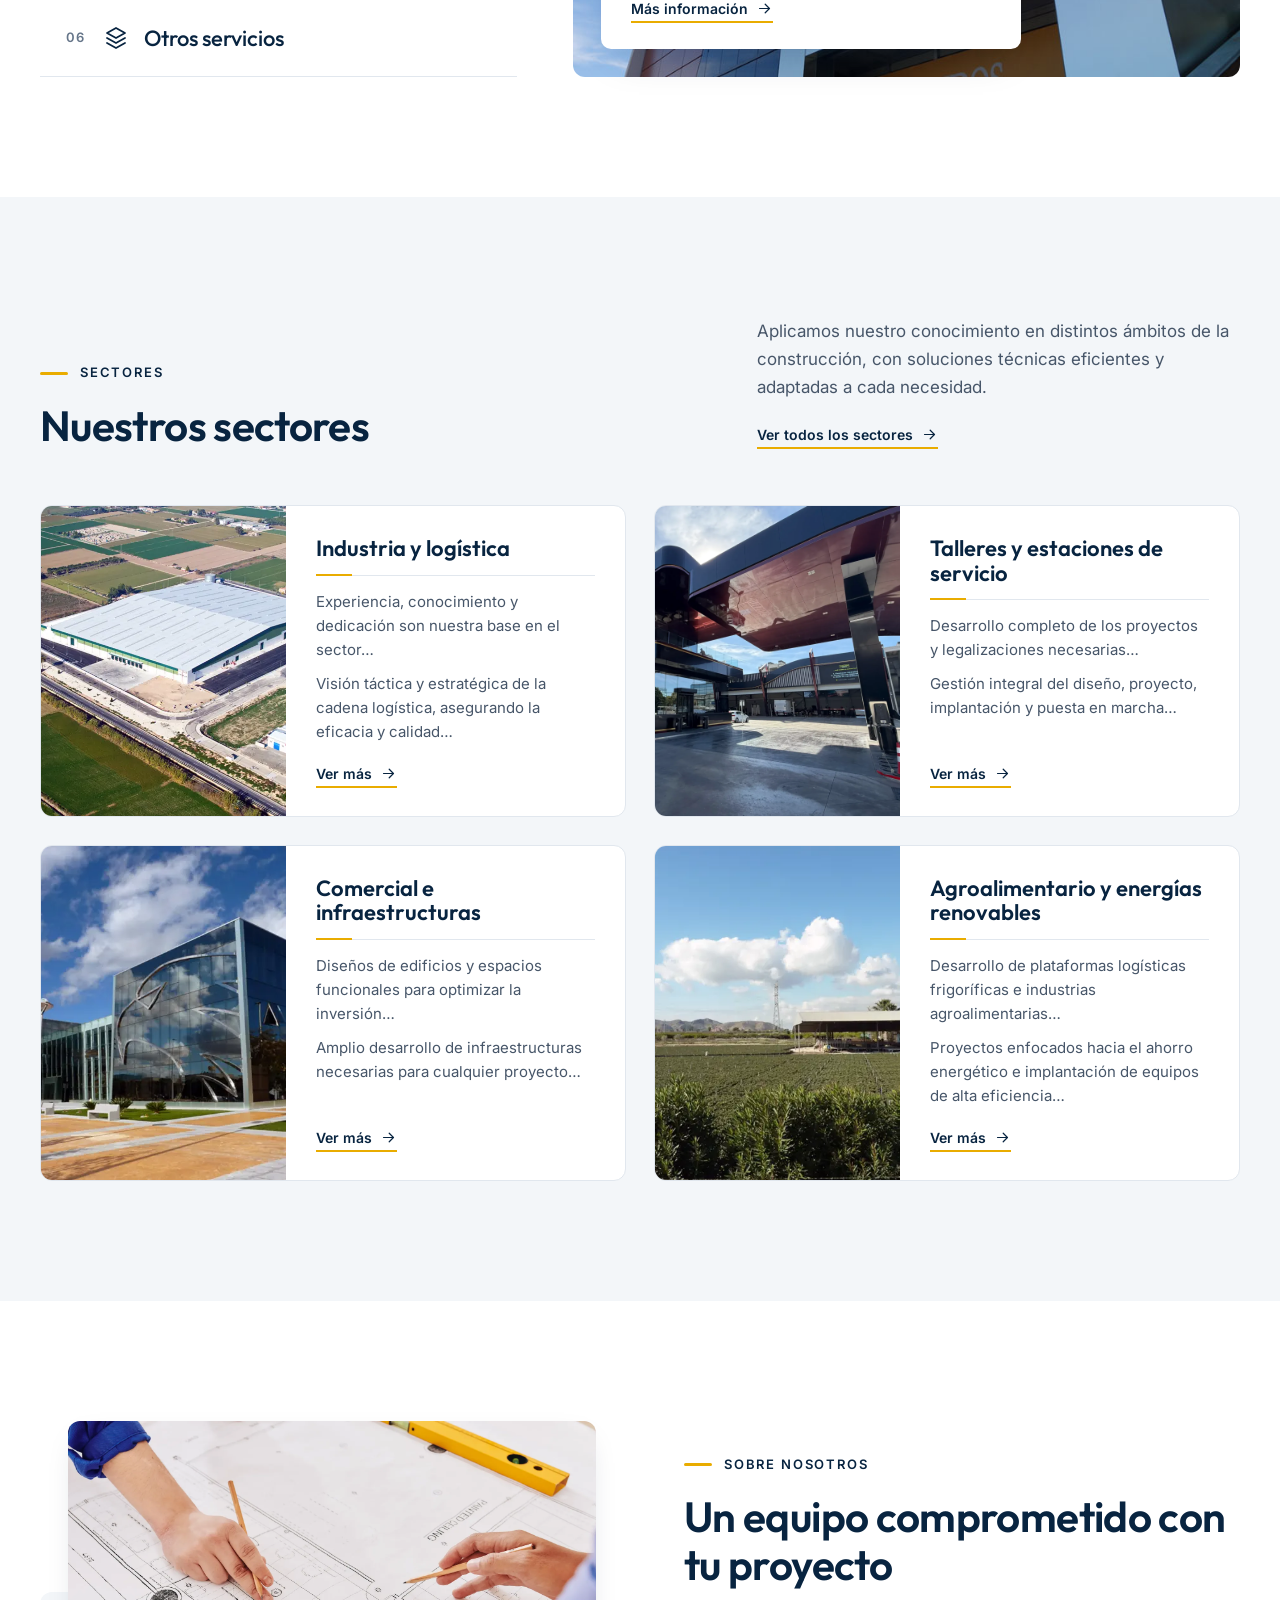
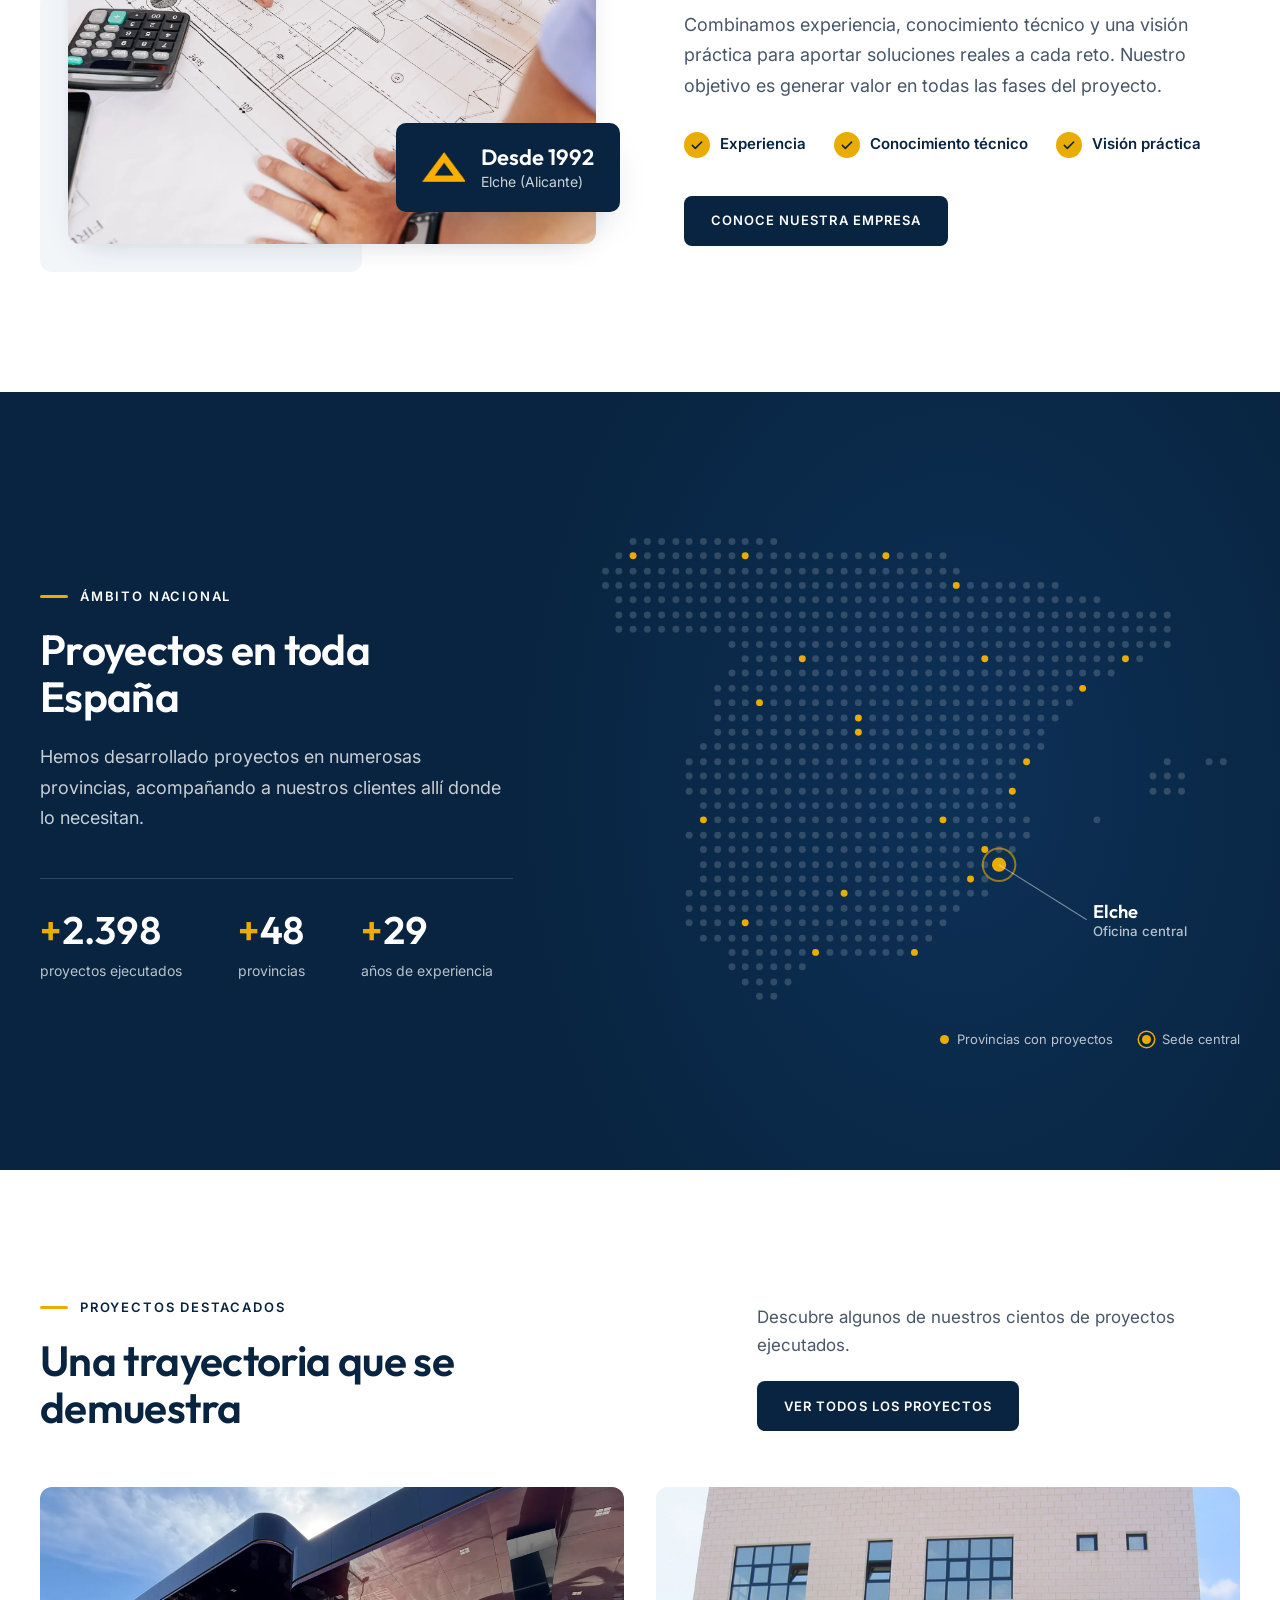
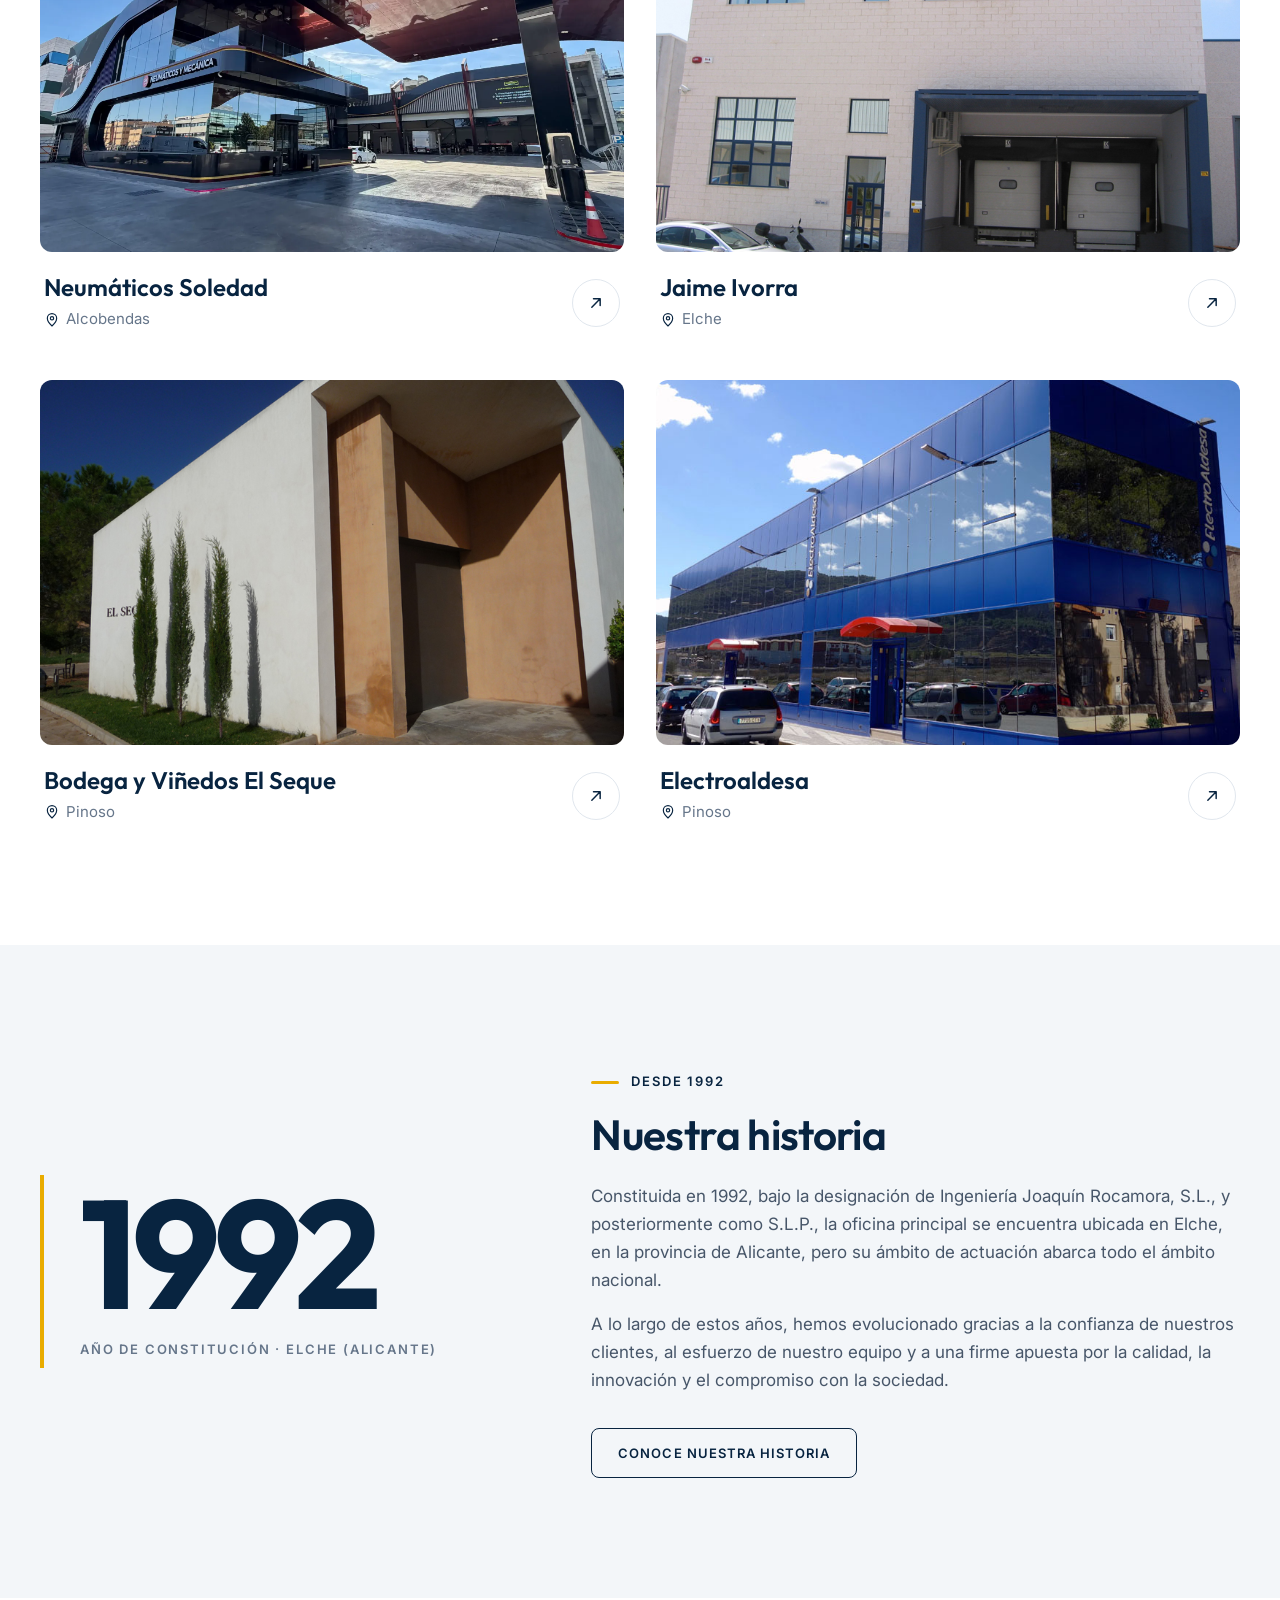
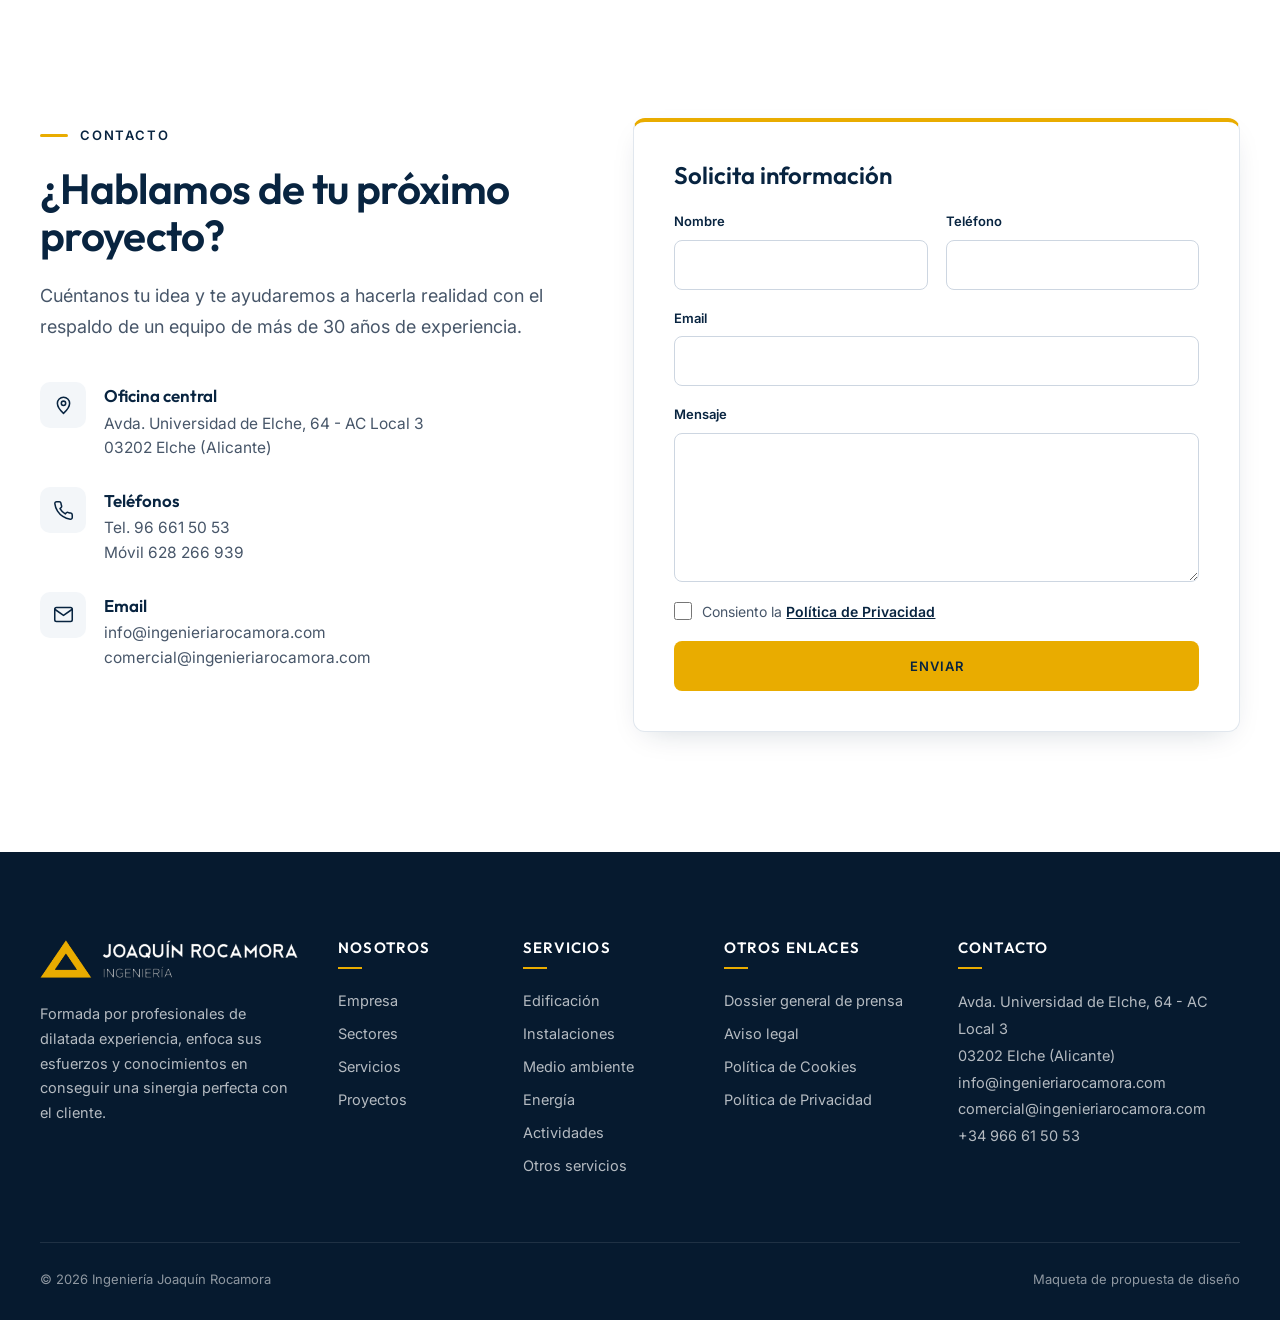
<file: propuesta-8/index.html>
<!DOCTYPE html>
<html lang="es">
<head>
  <meta charset="UTF-8">
  <meta name="viewport" content="width=device-width, initial-scale=1">
  <title>Ingeniería Joaquín Rocamora · Propuesta 8 · Foto panorámica</title>
  <meta name="description" content="Ingeniería Joaquín Rocamora: soluciones integrales de ingeniería para proyectos industriales y civiles desde 1992. Oficina en Elche, proyectos en toda España.">
  <link rel="icon" type="image/png" href="../assets/img/favicon.png">
  <link rel="preconnect" href="https://fonts.googleapis.com">
  <link rel="preconnect" href="https://fonts.gstatic.com" crossorigin>
  <link href="https://fonts.googleapis.com/css2?family=Inter:wght@400;500;600&family=Outfit:wght@500;600;700&display=swap" rel="stylesheet">
  <link rel="stylesheet" href="styles.css">
  <script src="../assets/js/main.js" defer></script>
  <script src="script.js" defer></script>
</head>
<body>

  <!-- ============ HEADER ============ -->
  <header class="header" data-header>
    <div class="container header__inner">
      <a class="header__logo" href="#inicio" aria-label="Ingeniería Joaquín Rocamora – inicio">
        <img class="logo-light" src="../assets/img/logo-compacto-blanco.png" alt="Ingeniería Joaquín Rocamora" width="972" height="131">
        <img class="logo-dark" src="../assets/img/logo-compacto-azul.png" alt="" aria-hidden="true" width="972" height="131">
      </a>

      <nav class="nav" data-nav aria-label="Navegación principal">
        <ul class="nav__list">
          <li><a href="#empresa">Empresa</a></li>
          <li><a href="#servicios">Servicios</a></li>
          <li><a href="#sectores">Sectores</a></li>
          <li><a href="#proyectos">Proyectos</a></li>
          <li><a href="#contacto">Contacto</a></li>
        </ul>
        <a class="btn btn--gold nav__cta" href="#contacto">Solicita información</a>
        <div class="nav__contact">
          <a href="tel:+34966615053">96 661 50 53</a>
          <a href="mailto:info@ingenieriarocamora.com">info@ingenieriarocamora.com</a>
        </div>
      </nav>

      <a class="btn btn--gold header__cta" href="#contacto">Solicita información</a>

      <button class="nav-toggle" type="button" data-nav-toggle aria-expanded="false" aria-label="Abrir menú">
        <span></span><span></span><span></span>
      </button>
    </div>
  </header>

  <main>

    <!-- ============ HERO + CINTA DE CIFRAS ============ -->
    <section class="hero" id="inicio" aria-labelledby="hero-title">
      <div class="hero__media">
        <img src="../assets/img/neumaticos-soledad-alcobendas.webp" alt="Estación de servicio y taller Neumáticos Soledad en Alcobendas, con gran marquesina oscura" width="2048" height="1536" fetchpriority="high">
      </div>

      <div class="hero__body">
        <div class="container hero__content">
          <p class="hero__eyebrow"><span>Soluciones integrales de ingeniería</span> <span class="sep" aria-hidden="true">·</span> <span class="since">Desde 1992</span></p>
          <h1 id="hero-title" class="hero__title">Ingeniería que construye <em>tu futuro</em></h1>
          <p class="hero__lead">Proyectos industriales y civiles adaptados a las necesidades de cada cliente y cada sector.</p>
          <div class="hero__actions">
            <a class="btn btn--gold btn--lg" href="#proyectos">Nuestros proyectos
              <svg viewBox="0 0 24 24" aria-hidden="true"><path d="M5 12h14M13 6l6 6-6 6"/></svg>
            </a>
            <a class="btn btn--ghost btn--lg" href="#empresa">Conócenos</a>
          </div>
        </div>
        <p class="hero__caption container">
          <svg viewBox="0 0 24 24" aria-hidden="true"><path d="M12 21s-7-6.2-7-11.5A7 7 0 0 1 19 9.5C19 14.8 12 21 12 21z"/><circle cx="12" cy="9.5" r="2.5"/></svg>
          Neumáticos Soledad · Alcobendas (Madrid)
        </p>
      </div>

      <div class="stats" aria-label="Ingeniería Joaquín Rocamora en cifras">
        <dl class="container stats__grid">
          <div class="stat">
            <dt class="stat__num"><span class="plus">+</span><span data-count="30">30</span></dt>
            <dd class="stat__label">años de trayectoria</dd>
          </div>
          <div class="stat">
            <dt class="stat__num"><span class="plus">+</span><span data-count="2">2</span><small>millones de m²</small></dt>
            <dd class="stat__label">de superficie proyectada</dd>
          </div>
          <div class="stat">
            <dt class="stat__num"><span class="plus">+</span><span data-count="2500">2.500</span></dt>
            <dd class="stat__label">proyectos ejecutados</dd>
          </div>
          <div class="stat">
            <dt class="stat__num"><span data-count="20">20</span></dt>
            <dd class="stat__label">técnicos expertos</dd>
          </div>
        </dl>
      </div>
    </section>

    <!-- ============ SERVICIOS ============ -->
    <section class="section services" id="servicios" aria-labelledby="services-title">
      <div class="container">
        <div class="section-head section-head--split" data-reveal>
          <div>
            <p class="eyebrow">Nuestros servicios</p>
            <h2 id="services-title" class="h2">Todo lo que necesita tu proyecto</h2>
          </div>
          <div class="section-head__aside">
            <p>Un servicio integral adaptado a las necesidades de cada cliente, con un enfoque técnico, práctico y orientado a resultados.</p>
            <a class="link-arrow" href="#servicios">Descubre todos nuestros servicios
              <svg viewBox="0 0 24 24" aria-hidden="true"><path d="M5 12h14M13 6l6 6-6 6"/></svg>
            </a>
          </div>
        </div>

        <div class="svc" data-svc data-reveal>
          <!-- 01 -->
          <button class="svc__tab is-active" type="button" id="svc-tab-1" aria-expanded="true" aria-controls="svc-panel-1">
            <span class="svc__num">01</span>
            <span class="svc__icon"><svg viewBox="0 0 24 24" aria-hidden="true"><path d="M3 21h18"/><path d="M5 21V8l7-4 7 4v13"/><path d="M9 21v-6h6v6"/><path d="M9 10h.01M15 10h.01"/></svg></span>
            <span class="svc__name">Edificación</span>
            <svg class="svc__chev" viewBox="0 0 24 24" aria-hidden="true"><path d="M9 6l6 6-6 6"/></svg>
          </button>
          <div class="svc__panel is-active" id="svc-panel-1" role="region" aria-labelledby="svc-tab-1">
            <figure class="svc__media"><img src="../assets/img/ELIG_02.jpg" alt="Fachada de edificio industrial con panel composite y muro cortina" loading="lazy" width="800" height="600"></figure>
            <div class="svc__card">
              <p class="svc__kicker">Servicio 01</p>
              <h3>Edificación</h3>
              <p>Naves industriales, edificios terciarios y dotacionales.</p>
              <a class="link-arrow" href="#contacto">Más información <svg viewBox="0 0 24 24" aria-hidden="true"><path d="M5 12h14M13 6l6 6-6 6"/></svg></a>
            </div>
          </div>

          <!-- 02 -->
          <button class="svc__tab" type="button" id="svc-tab-2" aria-expanded="false" aria-controls="svc-panel-2">
            <span class="svc__num">02</span>
            <span class="svc__icon"><svg viewBox="0 0 24 24" aria-hidden="true"><path d="M13 2L4 14h7l-1 8 9-12h-7l1-8z"/></svg></span>
            <span class="svc__name">Instalaciones</span>
            <svg class="svc__chev" viewBox="0 0 24 24" aria-hidden="true"><path d="M9 6l6 6-6 6"/></svg>
          </button>
          <div class="svc__panel" id="svc-panel-2" role="region" aria-labelledby="svc-tab-2">
            <figure class="svc__media"><img src="../assets/img/DULCESOL-03.jpg" alt="Celdas eléctricas de media tensión en una instalación industrial" loading="lazy" width="800" height="390"></figure>
            <div class="svc__card">
              <p class="svc__kicker">Servicio 02</p>
              <h3>Instalaciones</h3>
              <p>Diseño y cálculo de instalaciones de alta eficiencia.</p>
              <a class="link-arrow" href="#contacto">Más información <svg viewBox="0 0 24 24" aria-hidden="true"><path d="M5 12h14M13 6l6 6-6 6"/></svg></a>
            </div>
          </div>

          <!-- 03 -->
          <button class="svc__tab" type="button" id="svc-tab-3" aria-expanded="false" aria-controls="svc-panel-3">
            <span class="svc__num">03</span>
            <span class="svc__icon"><svg viewBox="0 0 24 24" aria-hidden="true"><path d="M11 20A7 7 0 0 1 4 13c0-5 4-9 16-9 0 12-4 16-9 16z"/><path d="M4 21c3-5 6-8 11-11"/></svg></span>
            <span class="svc__name">Medio ambiente</span>
            <svg class="svc__chev" viewBox="0 0 24 24" aria-hidden="true"><path d="M9 6l6 6-6 6"/></svg>
          </button>
          <div class="svc__panel" id="svc-panel-3" role="region" aria-labelledby="svc-tab-3">
            <figure class="svc__media"><img src="../assets/img/SOLEDAD-TRITURADO-5.jpg" alt="Planta de triturado y reciclaje de neumáticos" loading="lazy" width="800" height="390"></figure>
            <div class="svc__card">
              <p class="svc__kicker">Servicio 03</p>
              <h3>Medio ambiente</h3>
              <p>Tramitación ambiental y sostenibilidad.</p>
              <a class="link-arrow" href="#contacto">Más información <svg viewBox="0 0 24 24" aria-hidden="true"><path d="M5 12h14M13 6l6 6-6 6"/></svg></a>
            </div>
          </div>

          <!-- 04 -->
          <button class="svc__tab" type="button" id="svc-tab-4" aria-expanded="false" aria-controls="svc-panel-4">
            <span class="svc__num">04</span>
            <span class="svc__icon"><svg viewBox="0 0 24 24" aria-hidden="true"><circle cx="12" cy="12" r="4"/><path d="M12 2v2M12 20v2M4.9 4.9l1.4 1.4M17.7 17.7l1.4 1.4M2 12h2M20 12h2M4.9 19.1l1.4-1.4M17.7 6.3l1.4-1.4"/></svg></span>
            <span class="svc__name">Energía</span>
            <svg class="svc__chev" viewBox="0 0 24 24" aria-hidden="true"><path d="M9 6l6 6-6 6"/></svg>
          </button>
          <div class="svc__panel" id="svc-panel-4" role="region" aria-labelledby="svc-tab-4">
            <figure class="svc__media"><img src="../assets/img/biomasa-damel-04.webp" alt="Instalación de caldera de biomasa con tuberías y estructura metálica" loading="lazy" width="794" height="593"></figure>
            <div class="svc__card">
              <p class="svc__kicker">Servicio 04</p>
              <h3>Energía</h3>
              <p>Instalaciones orientadas al ahorro energético.</p>
              <a class="link-arrow" href="#contacto">Más información <svg viewBox="0 0 24 24" aria-hidden="true"><path d="M5 12h14M13 6l6 6-6 6"/></svg></a>
            </div>
          </div>

          <!-- 05 -->
          <button class="svc__tab" type="button" id="svc-tab-5" aria-expanded="false" aria-controls="svc-panel-5">
            <span class="svc__num">05</span>
            <span class="svc__icon"><svg viewBox="0 0 24 24" aria-hidden="true"><path d="M14 3H6a2 2 0 0 0-2 2v14a2 2 0 0 0 2 2h12a2 2 0 0 0 2-2V9z"/><path d="M14 3v6h6"/><path d="M9 15l2 2 4-4"/></svg></span>
            <span class="svc__name">Actividades</span>
            <svg class="svc__chev" viewBox="0 0 24 24" aria-hidden="true"><path d="M9 6l6 6-6 6"/></svg>
          </button>
          <div class="svc__panel" id="svc-panel-5" role="region" aria-labelledby="svc-tab-5">
            <figure class="svc__media"><img src="../assets/img/POLAMAX7.webp" alt="Interior de establecimiento comercial con escalera y zona de atención" loading="lazy" width="791" height="522"></figure>
            <div class="svc__card">
              <p class="svc__kicker">Servicio 05</p>
              <h3>Actividades</h3>
              <p>Redactamos y gestionamos los trámites para obtener tu licencia de apertura.</p>
              <a class="link-arrow" href="#contacto">Más información <svg viewBox="0 0 24 24" aria-hidden="true"><path d="M5 12h14M13 6l6 6-6 6"/></svg></a>
            </div>
          </div>

          <!-- 06 -->
          <button class="svc__tab" type="button" id="svc-tab-6" aria-expanded="false" aria-controls="svc-panel-6">
            <span class="svc__num">06</span>
            <span class="svc__icon"><svg viewBox="0 0 24 24" aria-hidden="true"><path d="M12 2l9 5-9 5-9-5 9-5z"/><path d="M3 12l9 5 9-5"/><path d="M3 17l9 5 9-5"/></svg></span>
            <span class="svc__name">Otros servicios</span>
            <svg class="svc__chev" viewBox="0 0 24 24" aria-hidden="true"><path d="M9 6l6 6-6 6"/></svg>
          </button>
          <div class="svc__panel" id="svc-panel-6" role="region" aria-labelledby="svc-tab-6">
            <figure class="svc__media"><img src="../assets/img/direccion-obra.webp" alt="Manos sobre planos técnicos con lápiz, calculadora y nivel" loading="lazy" width="2000" height="1333"></figure>
            <div class="svc__card">
              <p class="svc__kicker">Servicio 06</p>
              <h3>Otros servicios</h3>
              <p>Cálculo estructural, infografías 3D, urbanizaciones… y más.</p>
              <a class="link-arrow" href="#contacto">Más información <svg viewBox="0 0 24 24" aria-hidden="true"><path d="M5 12h14M13 6l6 6-6 6"/></svg></a>
            </div>
          </div>
        </div>
      </div>
    </section>

    <!-- ============ SECTORES ============ -->
    <section class="section section--tint sectors" id="sectores" aria-labelledby="sectors-title">
      <div class="container">
        <div class="section-head section-head--split" data-reveal>
          <div>
            <p class="eyebrow">Sectores</p>
            <h2 id="sectors-title" class="h2">Nuestros sectores</h2>
          </div>
          <div class="section-head__aside">
            <p>Aplicamos nuestro conocimiento en distintos ámbitos de la construcción, con soluciones técnicas eficientes y adaptadas a cada necesidad.</p>
            <a class="link-arrow" href="#sectores">Ver todos los sectores
              <svg viewBox="0 0 24 24" aria-hidden="true"><path d="M5 12h14M13 6l6 6-6 6"/></svg>
            </a>
          </div>
        </div>

        <div class="sector-grid">
          <article class="sector" data-reveal>
            <figure class="sector__media"><img src="../assets/img/CARTONAJE_VEGA_BAJA1.webp" alt="Vista aérea de una gran nave industrial rodeada de campos" loading="lazy" width="798" height="599"></figure>
            <div class="sector__body">
              <h3>Industria y logística</h3>
              <p>Experiencia, conocimiento y dedicación son nuestra base en el sector…</p>
              <p>Visión táctica y estratégica de la cadena logística, asegurando la eficacia y calidad…</p>
              <a class="link-arrow" href="#sectores" aria-label="Ver más sobre Industria y logística">Ver más <svg viewBox="0 0 24 24" aria-hidden="true"><path d="M5 12h14M13 6l6 6-6 6"/></svg></a>
            </div>
          </article>

          <article class="sector" data-reveal>
            <figure class="sector__media"><img class="pos-workshop" src="../assets/img/neumaticos-soledad-alcobendas.webp" alt="Detalle de la zona de taller bajo la marquesina de una estación de servicio" loading="lazy" width="2048" height="1536"></figure>
            <div class="sector__body">
              <h3>Talleres y estaciones de servicio</h3>
              <p>Desarrollo completo de los proyectos y legalizaciones necesarias…</p>
              <p>Gestión integral del diseño, proyecto, implantación y puesta en marcha…</p>
              <a class="link-arrow" href="#sectores" aria-label="Ver más sobre Talleres y estaciones de servicio">Ver más <svg viewBox="0 0 24 24" aria-hidden="true"><path d="M5 12h14M13 6l6 6-6 6"/></svg></a>
            </div>
          </article>

          <article class="sector" data-reveal>
            <figure class="sector__media"><img src="../assets/img/SOL_DAD_CENTRAL2.webp" alt="Edificio de oficinas moderno con fachada acristalada" loading="lazy" width="797" height="530"></figure>
            <div class="sector__body">
              <h3>Comercial e infraestructuras</h3>
              <p>Diseños de edificios y espacios funcionales para optimizar la inversión…</p>
              <p>Amplio desarrollo de infraestructuras necesarias para cualquier proyecto…</p>
              <a class="link-arrow" href="#sectores" aria-label="Ver más sobre Comercial e infraestructuras">Ver más <svg viewBox="0 0 24 24" aria-hidden="true"><path d="M5 12h14M13 6l6 6-6 6"/></svg></a>
            </div>
          </article>

          <article class="sector" data-reveal>
            <figure class="sector__media"><img src="../assets/img/UNION_SOLAR_COSTABLANCA3.webp" alt="Campo agrícola con nave agroalimentaria al fondo" loading="lazy" width="791" height="526"></figure>
            <div class="sector__body">
              <h3>Agroalimentario y energías renovables</h3>
              <p>Desarrollo de plataformas logísticas frigoríficas e industrias agroalimentarias…</p>
              <p>Proyectos enfocados hacia el ahorro energético e implantación de equipos de alta eficiencia…</p>
              <a class="link-arrow" href="#sectores" aria-label="Ver más sobre Agroalimentario y energías renovables">Ver más <svg viewBox="0 0 24 24" aria-hidden="true"><path d="M5 12h14M13 6l6 6-6 6"/></svg></a>
            </div>
          </article>
        </div>
      </div>
    </section>

    <!-- ============ SOBRE NOSOTROS ============ -->
    <section class="section about" id="empresa" aria-labelledby="about-title">
      <div class="container about__grid">
        <div class="about__media" data-reveal>
          <img src="../assets/img/direccion-obra.webp" alt="Técnico revisando planos con lápiz, calculadora y nivel" loading="lazy" width="2000" height="1333">
          <div class="about__badge">
            <img src="../assets/img/logo-simbolo.png" alt="" aria-hidden="true" width="423" height="292">
            <p><strong>Desde 1992</strong>Elche (Alicante)</p>
          </div>
        </div>
        <div class="about__text" data-reveal>
          <p class="eyebrow">Sobre nosotros</p>
          <h2 id="about-title" class="h2">Un equipo comprometido con tu proyecto</h2>
          <p class="lead">Combinamos experiencia, conocimiento técnico y una visión práctica para aportar soluciones reales a cada reto. Nuestro objetivo es generar valor en todas las fases del proyecto.</p>
          <ul class="checks">
            <li><svg viewBox="0 0 24 24" aria-hidden="true"><path d="M5 12.5l4.5 4.5L19 7.5"/></svg>Experiencia</li>
            <li><svg viewBox="0 0 24 24" aria-hidden="true"><path d="M5 12.5l4.5 4.5L19 7.5"/></svg>Conocimiento técnico</li>
            <li><svg viewBox="0 0 24 24" aria-hidden="true"><path d="M5 12.5l4.5 4.5L19 7.5"/></svg>Visión práctica</li>
          </ul>
          <a class="btn btn--navy" href="#empresa">Conoce nuestra empresa</a>
        </div>
      </div>
    </section>

    <!-- ============ PROYECTOS EN TODA ESPAÑA ============ -->
    <section class="section spain" aria-labelledby="spain-title">
      <div class="container spain__grid">
        <div class="spain__text" data-reveal>
          <p class="eyebrow eyebrow--light">Ámbito nacional</p>
          <h2 id="spain-title" class="h2">Proyectos en toda España</h2>
          <p class="lead">Hemos desarrollado proyectos en numerosas provincias, acompañando a nuestros clientes allí donde lo necesitan.</p>
          <dl class="spain__stats">
            <div><dt><span class="plus">+</span><span data-count="2500">2.500</span></dt><dd>proyectos ejecutados</dd></div>
            <div><dt><span class="plus">+</span><span data-count="50">50</span></dt><dd>provincias</dd></div>
            <div><dt><span class="plus">+</span><span data-count="30">30</span></dt><dd>años de experiencia</dd></div>
          </dl>
        </div>
        <figure class="spain__map" data-reveal>
          <svg viewBox="0 0 650 490" role="img" aria-labelledby="map-title">
            <title id="map-title">Mapa de España en puntos con las provincias donde hemos desarrollado proyectos y la sede en Elche</title>
            <g class="map-dots"><circle cx="55" cy="29" r="3.4"/><circle cx="69" cy="29" r="3.4"/><circle cx="83" cy="29" r="3.4"/><circle cx="97" cy="29" r="3.4"/><circle cx="110" cy="29" r="3.4"/><circle cx="124" cy="29" r="3.4"/><circle cx="138" cy="29" r="3.4"/><circle cx="152" cy="29" r="3.4"/><circle cx="165" cy="29" r="3.4"/><circle cx="179" cy="29" r="3.4"/><circle cx="193" cy="29" r="3.4"/><circle cx="41" cy="43" r="3.4"/><circle cx="55" cy="43" r="3.4" class="h"/><circle cx="69" cy="43" r="3.4"/><circle cx="83" cy="43" r="3.4"/><circle cx="97" cy="43" r="3.4"/><circle cx="110" cy="43" r="3.4"/><circle cx="124" cy="43" r="3.4"/><circle cx="138" cy="43" r="3.4"/><circle cx="152" cy="43" r="3.4"/><circle cx="165" cy="43" r="3.4" class="h"/><circle cx="179" cy="43" r="3.4"/><circle cx="193" cy="43" r="3.4"/><circle cx="207" cy="43" r="3.4"/><circle cx="221" cy="43" r="3.4"/><circle cx="234" cy="43" r="3.4"/><circle cx="248" cy="43" r="3.4"/><circle cx="262" cy="43" r="3.4"/><circle cx="276" cy="43" r="3.4"/><circle cx="290" cy="43" r="3.4"/><circle cx="303" cy="43" r="3.4" class="h"/><circle cx="317" cy="43" r="3.4"/><circle cx="331" cy="43" r="3.4"/><circle cx="345" cy="43" r="3.4"/><circle cx="359" cy="43" r="3.4"/><circle cx="28" cy="58" r="3.4"/><circle cx="41" cy="58" r="3.4"/><circle cx="55" cy="58" r="3.4"/><circle cx="69" cy="58" r="3.4"/><circle cx="83" cy="58" r="3.4"/><circle cx="97" cy="58" r="3.4"/><circle cx="110" cy="58" r="3.4"/><circle cx="124" cy="58" r="3.4"/><circle cx="138" cy="58" r="3.4"/><circle cx="152" cy="58" r="3.4"/><circle cx="165" cy="58" r="3.4"/><circle cx="179" cy="58" r="3.4"/><circle cx="193" cy="58" r="3.4"/><circle cx="207" cy="58" r="3.4"/><circle cx="221" cy="58" r="3.4"/><circle cx="234" cy="58" r="3.4"/><circle cx="248" cy="58" r="3.4"/><circle cx="262" cy="58" r="3.4"/><circle cx="276" cy="58" r="3.4"/><circle cx="290" cy="58" r="3.4"/><circle cx="303" cy="58" r="3.4"/><circle cx="317" cy="58" r="3.4"/><circle cx="331" cy="58" r="3.4"/><circle cx="345" cy="58" r="3.4"/><circle cx="359" cy="58" r="3.4"/><circle cx="372" cy="58" r="3.4"/><circle cx="28" cy="72" r="3.4"/><circle cx="41" cy="72" r="3.4"/><circle cx="55" cy="72" r="3.4"/><circle cx="69" cy="72" r="3.4"/><circle cx="83" cy="72" r="3.4"/><circle cx="97" cy="72" r="3.4"/><circle cx="110" cy="72" r="3.4"/><circle cx="124" cy="72" r="3.4"/><circle cx="138" cy="72" r="3.4"/><circle cx="152" cy="72" r="3.4"/><circle cx="165" cy="72" r="3.4"/><circle cx="179" cy="72" r="3.4"/><circle cx="193" cy="72" r="3.4"/><circle cx="207" cy="72" r="3.4"/><circle cx="221" cy="72" r="3.4"/><circle cx="234" cy="72" r="3.4"/><circle cx="248" cy="72" r="3.4"/><circle cx="262" cy="72" r="3.4"/><circle cx="276" cy="72" r="3.4"/><circle cx="290" cy="72" r="3.4"/><circle cx="303" cy="72" r="3.4"/><circle cx="317" cy="72" r="3.4"/><circle cx="331" cy="72" r="3.4"/><circle cx="345" cy="72" r="3.4"/><circle cx="359" cy="72" r="3.4"/><circle cx="372" cy="72" r="3.4" class="h"/><circle cx="386" cy="72" r="3.4"/><circle cx="400" cy="72" r="3.4"/><circle cx="414" cy="72" r="3.4"/><circle cx="427" cy="72" r="3.4"/><circle cx="441" cy="72" r="3.4"/><circle cx="455" cy="72" r="3.4"/><circle cx="469" cy="72" r="3.4"/><circle cx="41" cy="86" r="3.4"/><circle cx="55" cy="86" r="3.4"/><circle cx="69" cy="86" r="3.4"/><circle cx="83" cy="86" r="3.4"/><circle cx="97" cy="86" r="3.4"/><circle cx="110" cy="86" r="3.4"/><circle cx="124" cy="86" r="3.4"/><circle cx="138" cy="86" r="3.4"/><circle cx="152" cy="86" r="3.4"/><circle cx="165" cy="86" r="3.4"/><circle cx="179" cy="86" r="3.4"/><circle cx="193" cy="86" r="3.4"/><circle cx="207" cy="86" r="3.4"/><circle cx="221" cy="86" r="3.4"/><circle cx="234" cy="86" r="3.4"/><circle cx="248" cy="86" r="3.4"/><circle cx="262" cy="86" r="3.4"/><circle cx="276" cy="86" r="3.4"/><circle cx="290" cy="86" r="3.4"/><circle cx="303" cy="86" r="3.4"/><circle cx="317" cy="86" r="3.4"/><circle cx="331" cy="86" r="3.4"/><circle cx="345" cy="86" r="3.4"/><circle cx="359" cy="86" r="3.4"/><circle cx="372" cy="86" r="3.4"/><circle cx="386" cy="86" r="3.4"/><circle cx="400" cy="86" r="3.4"/><circle cx="414" cy="86" r="3.4"/><circle cx="427" cy="86" r="3.4"/><circle cx="441" cy="86" r="3.4"/><circle cx="455" cy="86" r="3.4"/><circle cx="469" cy="86" r="3.4"/><circle cx="483" cy="86" r="3.4"/><circle cx="496" cy="86" r="3.4"/><circle cx="510" cy="86" r="3.4"/><circle cx="41" cy="101" r="3.4"/><circle cx="55" cy="101" r="3.4"/><circle cx="69" cy="101" r="3.4"/><circle cx="83" cy="101" r="3.4"/><circle cx="97" cy="101" r="3.4"/><circle cx="110" cy="101" r="3.4"/><circle cx="124" cy="101" r="3.4"/><circle cx="138" cy="101" r="3.4"/><circle cx="152" cy="101" r="3.4"/><circle cx="165" cy="101" r="3.4"/><circle cx="179" cy="101" r="3.4"/><circle cx="193" cy="101" r="3.4"/><circle cx="207" cy="101" r="3.4"/><circle cx="221" cy="101" r="3.4"/><circle cx="234" cy="101" r="3.4"/><circle cx="248" cy="101" r="3.4"/><circle cx="262" cy="101" r="3.4"/><circle cx="276" cy="101" r="3.4"/><circle cx="290" cy="101" r="3.4"/><circle cx="303" cy="101" r="3.4"/><circle cx="317" cy="101" r="3.4"/><circle cx="331" cy="101" r="3.4"/><circle cx="345" cy="101" r="3.4"/><circle cx="359" cy="101" r="3.4"/><circle cx="372" cy="101" r="3.4"/><circle cx="386" cy="101" r="3.4"/><circle cx="400" cy="101" r="3.4"/><circle cx="414" cy="101" r="3.4"/><circle cx="427" cy="101" r="3.4"/><circle cx="441" cy="101" r="3.4"/><circle cx="455" cy="101" r="3.4"/><circle cx="469" cy="101" r="3.4"/><circle cx="483" cy="101" r="3.4"/><circle cx="496" cy="101" r="3.4"/><circle cx="510" cy="101" r="3.4"/><circle cx="524" cy="101" r="3.4"/><circle cx="538" cy="101" r="3.4"/><circle cx="552" cy="101" r="3.4"/><circle cx="565" cy="101" r="3.4"/><circle cx="579" cy="101" r="3.4"/><circle cx="41" cy="115" r="3.4"/><circle cx="55" cy="115" r="3.4"/><circle cx="69" cy="115" r="3.4"/><circle cx="83" cy="115" r="3.4"/><circle cx="97" cy="115" r="3.4"/><circle cx="110" cy="115" r="3.4"/><circle cx="124" cy="115" r="3.4"/><circle cx="138" cy="115" r="3.4"/><circle cx="152" cy="115" r="3.4"/><circle cx="165" cy="115" r="3.4"/><circle cx="179" cy="115" r="3.4"/><circle cx="193" cy="115" r="3.4"/><circle cx="207" cy="115" r="3.4"/><circle cx="221" cy="115" r="3.4"/><circle cx="234" cy="115" r="3.4"/><circle cx="248" cy="115" r="3.4"/><circle cx="262" cy="115" r="3.4"/><circle cx="276" cy="115" r="3.4"/><circle cx="290" cy="115" r="3.4"/><circle cx="303" cy="115" r="3.4"/><circle cx="317" cy="115" r="3.4"/><circle cx="331" cy="115" r="3.4"/><circle cx="345" cy="115" r="3.4"/><circle cx="359" cy="115" r="3.4"/><circle cx="372" cy="115" r="3.4"/><circle cx="386" cy="115" r="3.4"/><circle cx="400" cy="115" r="3.4"/><circle cx="414" cy="115" r="3.4"/><circle cx="427" cy="115" r="3.4"/><circle cx="441" cy="115" r="3.4"/><circle cx="455" cy="115" r="3.4"/><circle cx="469" cy="115" r="3.4"/><circle cx="483" cy="115" r="3.4"/><circle cx="496" cy="115" r="3.4"/><circle cx="510" cy="115" r="3.4"/><circle cx="524" cy="115" r="3.4"/><circle cx="538" cy="115" r="3.4"/><circle cx="552" cy="115" r="3.4"/><circle cx="565" cy="115" r="3.4"/><circle cx="579" cy="115" r="3.4"/><circle cx="152" cy="130" r="3.4"/><circle cx="165" cy="130" r="3.4"/><circle cx="179" cy="130" r="3.4"/><circle cx="193" cy="130" r="3.4"/><circle cx="207" cy="130" r="3.4"/><circle cx="221" cy="130" r="3.4"/><circle cx="234" cy="130" r="3.4"/><circle cx="248" cy="130" r="3.4"/><circle cx="262" cy="130" r="3.4"/><circle cx="276" cy="130" r="3.4"/><circle cx="290" cy="130" r="3.4"/><circle cx="303" cy="130" r="3.4"/><circle cx="317" cy="130" r="3.4"/><circle cx="331" cy="130" r="3.4"/><circle cx="345" cy="130" r="3.4"/><circle cx="359" cy="130" r="3.4"/><circle cx="372" cy="130" r="3.4"/><circle cx="386" cy="130" r="3.4"/><circle cx="400" cy="130" r="3.4"/><circle cx="414" cy="130" r="3.4"/><circle cx="427" cy="130" r="3.4"/><circle cx="441" cy="130" r="3.4"/><circle cx="455" cy="130" r="3.4"/><circle cx="469" cy="130" r="3.4"/><circle cx="483" cy="130" r="3.4"/><circle cx="496" cy="130" r="3.4"/><circle cx="510" cy="130" r="3.4"/><circle cx="524" cy="130" r="3.4"/><circle cx="538" cy="130" r="3.4"/><circle cx="552" cy="130" r="3.4"/><circle cx="565" cy="130" r="3.4"/><circle cx="579" cy="130" r="3.4"/><circle cx="165" cy="144" r="3.4"/><circle cx="179" cy="144" r="3.4"/><circle cx="193" cy="144" r="3.4"/><circle cx="207" cy="144" r="3.4"/><circle cx="221" cy="144" r="3.4" class="h"/><circle cx="234" cy="144" r="3.4"/><circle cx="248" cy="144" r="3.4"/><circle cx="262" cy="144" r="3.4"/><circle cx="276" cy="144" r="3.4"/><circle cx="290" cy="144" r="3.4"/><circle cx="303" cy="144" r="3.4"/><circle cx="317" cy="144" r="3.4"/><circle cx="331" cy="144" r="3.4"/><circle cx="345" cy="144" r="3.4"/><circle cx="359" cy="144" r="3.4"/><circle cx="372" cy="144" r="3.4"/><circle cx="386" cy="144" r="3.4"/><circle cx="400" cy="144" r="3.4" class="h"/><circle cx="414" cy="144" r="3.4"/><circle cx="427" cy="144" r="3.4"/><circle cx="441" cy="144" r="3.4"/><circle cx="455" cy="144" r="3.4"/><circle cx="469" cy="144" r="3.4"/><circle cx="483" cy="144" r="3.4"/><circle cx="496" cy="144" r="3.4"/><circle cx="510" cy="144" r="3.4"/><circle cx="524" cy="144" r="3.4"/><circle cx="538" cy="144" r="3.4" class="h"/><circle cx="552" cy="144" r="3.4"/><circle cx="152" cy="158" r="3.4"/><circle cx="165" cy="158" r="3.4"/><circle cx="179" cy="158" r="3.4"/><circle cx="193" cy="158" r="3.4"/><circle cx="207" cy="158" r="3.4"/><circle cx="221" cy="158" r="3.4"/><circle cx="234" cy="158" r="3.4"/><circle cx="248" cy="158" r="3.4"/><circle cx="262" cy="158" r="3.4"/><circle cx="276" cy="158" r="3.4"/><circle cx="290" cy="158" r="3.4"/><circle cx="303" cy="158" r="3.4"/><circle cx="317" cy="158" r="3.4"/><circle cx="331" cy="158" r="3.4"/><circle cx="345" cy="158" r="3.4"/><circle cx="359" cy="158" r="3.4"/><circle cx="372" cy="158" r="3.4"/><circle cx="386" cy="158" r="3.4"/><circle cx="400" cy="158" r="3.4"/><circle cx="414" cy="158" r="3.4"/><circle cx="427" cy="158" r="3.4"/><circle cx="441" cy="158" r="3.4"/><circle cx="455" cy="158" r="3.4"/><circle cx="469" cy="158" r="3.4"/><circle cx="483" cy="158" r="3.4"/><circle cx="496" cy="158" r="3.4"/><circle cx="510" cy="158" r="3.4"/><circle cx="524" cy="158" r="3.4"/><circle cx="138" cy="173" r="3.4"/><circle cx="152" cy="173" r="3.4"/><circle cx="165" cy="173" r="3.4"/><circle cx="179" cy="173" r="3.4"/><circle cx="193" cy="173" r="3.4"/><circle cx="207" cy="173" r="3.4"/><circle cx="221" cy="173" r="3.4"/><circle cx="234" cy="173" r="3.4"/><circle cx="248" cy="173" r="3.4"/><circle cx="262" cy="173" r="3.4"/><circle cx="276" cy="173" r="3.4"/><circle cx="290" cy="173" r="3.4"/><circle cx="303" cy="173" r="3.4"/><circle cx="317" cy="173" r="3.4"/><circle cx="331" cy="173" r="3.4"/><circle cx="345" cy="173" r="3.4"/><circle cx="359" cy="173" r="3.4"/><circle cx="372" cy="173" r="3.4"/><circle cx="386" cy="173" r="3.4"/><circle cx="400" cy="173" r="3.4"/><circle cx="414" cy="173" r="3.4"/><circle cx="427" cy="173" r="3.4"/><circle cx="441" cy="173" r="3.4"/><circle cx="455" cy="173" r="3.4"/><circle cx="469" cy="173" r="3.4"/><circle cx="483" cy="173" r="3.4"/><circle cx="496" cy="173" r="3.4" class="h"/><circle cx="138" cy="187" r="3.4"/><circle cx="152" cy="187" r="3.4"/><circle cx="165" cy="187" r="3.4"/><circle cx="179" cy="187" r="3.4" class="h"/><circle cx="193" cy="187" r="3.4"/><circle cx="207" cy="187" r="3.4"/><circle cx="221" cy="187" r="3.4"/><circle cx="234" cy="187" r="3.4"/><circle cx="248" cy="187" r="3.4"/><circle cx="262" cy="187" r="3.4"/><circle cx="276" cy="187" r="3.4"/><circle cx="290" cy="187" r="3.4"/><circle cx="303" cy="187" r="3.4"/><circle cx="317" cy="187" r="3.4"/><circle cx="331" cy="187" r="3.4"/><circle cx="345" cy="187" r="3.4"/><circle cx="359" cy="187" r="3.4"/><circle cx="372" cy="187" r="3.4"/><circle cx="386" cy="187" r="3.4"/><circle cx="400" cy="187" r="3.4"/><circle cx="414" cy="187" r="3.4"/><circle cx="427" cy="187" r="3.4"/><circle cx="441" cy="187" r="3.4"/><circle cx="455" cy="187" r="3.4"/><circle cx="469" cy="187" r="3.4"/><circle cx="483" cy="187" r="3.4"/><circle cx="138" cy="202" r="3.4"/><circle cx="152" cy="202" r="3.4"/><circle cx="165" cy="202" r="3.4"/><circle cx="179" cy="202" r="3.4"/><circle cx="193" cy="202" r="3.4"/><circle cx="207" cy="202" r="3.4"/><circle cx="221" cy="202" r="3.4"/><circle cx="234" cy="202" r="3.4"/><circle cx="248" cy="202" r="3.4"/><circle cx="262" cy="202" r="3.4"/><circle cx="276" cy="202" r="3.4" class="h"/><circle cx="290" cy="202" r="3.4"/><circle cx="303" cy="202" r="3.4"/><circle cx="317" cy="202" r="3.4"/><circle cx="331" cy="202" r="3.4"/><circle cx="345" cy="202" r="3.4"/><circle cx="359" cy="202" r="3.4"/><circle cx="372" cy="202" r="3.4"/><circle cx="386" cy="202" r="3.4"/><circle cx="400" cy="202" r="3.4"/><circle cx="414" cy="202" r="3.4"/><circle cx="427" cy="202" r="3.4"/><circle cx="441" cy="202" r="3.4"/><circle cx="455" cy="202" r="3.4"/><circle cx="469" cy="202" r="3.4"/><circle cx="138" cy="216" r="3.4"/><circle cx="152" cy="216" r="3.4"/><circle cx="165" cy="216" r="3.4"/><circle cx="179" cy="216" r="3.4"/><circle cx="193" cy="216" r="3.4"/><circle cx="207" cy="216" r="3.4"/><circle cx="221" cy="216" r="3.4"/><circle cx="234" cy="216" r="3.4"/><circle cx="248" cy="216" r="3.4"/><circle cx="262" cy="216" r="3.4"/><circle cx="276" cy="216" r="3.4" class="h"/><circle cx="290" cy="216" r="3.4"/><circle cx="303" cy="216" r="3.4"/><circle cx="317" cy="216" r="3.4"/><circle cx="331" cy="216" r="3.4"/><circle cx="345" cy="216" r="3.4"/><circle cx="359" cy="216" r="3.4"/><circle cx="372" cy="216" r="3.4"/><circle cx="386" cy="216" r="3.4"/><circle cx="400" cy="216" r="3.4"/><circle cx="414" cy="216" r="3.4"/><circle cx="427" cy="216" r="3.4"/><circle cx="441" cy="216" r="3.4"/><circle cx="455" cy="216" r="3.4"/><circle cx="124" cy="230" r="3.4"/><circle cx="138" cy="230" r="3.4"/><circle cx="152" cy="230" r="3.4"/><circle cx="165" cy="230" r="3.4"/><circle cx="179" cy="230" r="3.4"/><circle cx="193" cy="230" r="3.4"/><circle cx="207" cy="230" r="3.4"/><circle cx="221" cy="230" r="3.4"/><circle cx="234" cy="230" r="3.4"/><circle cx="248" cy="230" r="3.4"/><circle cx="262" cy="230" r="3.4"/><circle cx="276" cy="230" r="3.4"/><circle cx="290" cy="230" r="3.4"/><circle cx="303" cy="230" r="3.4"/><circle cx="317" cy="230" r="3.4"/><circle cx="331" cy="230" r="3.4"/><circle cx="345" cy="230" r="3.4"/><circle cx="359" cy="230" r="3.4"/><circle cx="372" cy="230" r="3.4"/><circle cx="386" cy="230" r="3.4"/><circle cx="400" cy="230" r="3.4"/><circle cx="414" cy="230" r="3.4"/><circle cx="427" cy="230" r="3.4"/><circle cx="441" cy="230" r="3.4"/><circle cx="455" cy="230" r="3.4"/><circle cx="110" cy="245" r="3.4"/><circle cx="124" cy="245" r="3.4"/><circle cx="138" cy="245" r="3.4"/><circle cx="152" cy="245" r="3.4"/><circle cx="165" cy="245" r="3.4"/><circle cx="179" cy="245" r="3.4"/><circle cx="193" cy="245" r="3.4"/><circle cx="207" cy="245" r="3.4"/><circle cx="221" cy="245" r="3.4"/><circle cx="234" cy="245" r="3.4"/><circle cx="248" cy="245" r="3.4"/><circle cx="262" cy="245" r="3.4"/><circle cx="276" cy="245" r="3.4"/><circle cx="290" cy="245" r="3.4"/><circle cx="303" cy="245" r="3.4"/><circle cx="317" cy="245" r="3.4"/><circle cx="331" cy="245" r="3.4"/><circle cx="345" cy="245" r="3.4"/><circle cx="359" cy="245" r="3.4"/><circle cx="372" cy="245" r="3.4"/><circle cx="386" cy="245" r="3.4"/><circle cx="400" cy="245" r="3.4"/><circle cx="414" cy="245" r="3.4"/><circle cx="427" cy="245" r="3.4"/><circle cx="441" cy="245" r="3.4" class="h"/><circle cx="579" cy="245" r="3.4"/><circle cx="620" cy="245" r="3.4"/><circle cx="634" cy="245" r="3.4"/><circle cx="110" cy="259" r="3.4"/><circle cx="124" cy="259" r="3.4"/><circle cx="138" cy="259" r="3.4"/><circle cx="152" cy="259" r="3.4"/><circle cx="165" cy="259" r="3.4"/><circle cx="179" cy="259" r="3.4"/><circle cx="193" cy="259" r="3.4"/><circle cx="207" cy="259" r="3.4"/><circle cx="221" cy="259" r="3.4"/><circle cx="234" cy="259" r="3.4"/><circle cx="248" cy="259" r="3.4"/><circle cx="262" cy="259" r="3.4"/><circle cx="276" cy="259" r="3.4"/><circle cx="290" cy="259" r="3.4"/><circle cx="303" cy="259" r="3.4"/><circle cx="317" cy="259" r="3.4"/><circle cx="331" cy="259" r="3.4"/><circle cx="345" cy="259" r="3.4"/><circle cx="359" cy="259" r="3.4"/><circle cx="372" cy="259" r="3.4"/><circle cx="386" cy="259" r="3.4"/><circle cx="400" cy="259" r="3.4"/><circle cx="414" cy="259" r="3.4"/><circle cx="427" cy="259" r="3.4"/><circle cx="565" cy="259" r="3.4"/><circle cx="579" cy="259" r="3.4"/><circle cx="593" cy="259" r="3.4"/><circle cx="110" cy="274" r="3.4"/><circle cx="124" cy="274" r="3.4"/><circle cx="138" cy="274" r="3.4"/><circle cx="152" cy="274" r="3.4"/><circle cx="165" cy="274" r="3.4"/><circle cx="179" cy="274" r="3.4"/><circle cx="193" cy="274" r="3.4"/><circle cx="207" cy="274" r="3.4"/><circle cx="221" cy="274" r="3.4"/><circle cx="234" cy="274" r="3.4"/><circle cx="248" cy="274" r="3.4"/><circle cx="262" cy="274" r="3.4"/><circle cx="276" cy="274" r="3.4"/><circle cx="290" cy="274" r="3.4"/><circle cx="303" cy="274" r="3.4"/><circle cx="317" cy="274" r="3.4"/><circle cx="331" cy="274" r="3.4"/><circle cx="345" cy="274" r="3.4"/><circle cx="359" cy="274" r="3.4"/><circle cx="372" cy="274" r="3.4"/><circle cx="386" cy="274" r="3.4"/><circle cx="400" cy="274" r="3.4"/><circle cx="414" cy="274" r="3.4"/><circle cx="427" cy="274" r="3.4" class="h"/><circle cx="565" cy="274" r="3.4"/><circle cx="579" cy="274" r="3.4"/><circle cx="593" cy="274" r="3.4"/><circle cx="124" cy="288" r="3.4"/><circle cx="138" cy="288" r="3.4"/><circle cx="152" cy="288" r="3.4"/><circle cx="165" cy="288" r="3.4"/><circle cx="179" cy="288" r="3.4"/><circle cx="193" cy="288" r="3.4"/><circle cx="207" cy="288" r="3.4"/><circle cx="221" cy="288" r="3.4"/><circle cx="234" cy="288" r="3.4"/><circle cx="248" cy="288" r="3.4"/><circle cx="262" cy="288" r="3.4"/><circle cx="276" cy="288" r="3.4"/><circle cx="290" cy="288" r="3.4"/><circle cx="303" cy="288" r="3.4"/><circle cx="317" cy="288" r="3.4"/><circle cx="331" cy="288" r="3.4"/><circle cx="345" cy="288" r="3.4"/><circle cx="359" cy="288" r="3.4"/><circle cx="372" cy="288" r="3.4"/><circle cx="386" cy="288" r="3.4"/><circle cx="400" cy="288" r="3.4"/><circle cx="414" cy="288" r="3.4"/><circle cx="427" cy="288" r="3.4"/><circle cx="124" cy="302" r="3.4" class="h"/><circle cx="138" cy="302" r="3.4"/><circle cx="152" cy="302" r="3.4"/><circle cx="165" cy="302" r="3.4"/><circle cx="179" cy="302" r="3.4"/><circle cx="193" cy="302" r="3.4"/><circle cx="207" cy="302" r="3.4"/><circle cx="221" cy="302" r="3.4"/><circle cx="234" cy="302" r="3.4"/><circle cx="248" cy="302" r="3.4"/><circle cx="262" cy="302" r="3.4"/><circle cx="276" cy="302" r="3.4"/><circle cx="290" cy="302" r="3.4"/><circle cx="303" cy="302" r="3.4"/><circle cx="317" cy="302" r="3.4"/><circle cx="331" cy="302" r="3.4"/><circle cx="345" cy="302" r="3.4"/><circle cx="359" cy="302" r="3.4" class="h"/><circle cx="372" cy="302" r="3.4"/><circle cx="386" cy="302" r="3.4"/><circle cx="400" cy="302" r="3.4"/><circle cx="414" cy="302" r="3.4"/><circle cx="427" cy="302" r="3.4"/><circle cx="441" cy="302" r="3.4"/><circle cx="510" cy="302" r="3.4"/><circle cx="110" cy="317" r="3.4"/><circle cx="124" cy="317" r="3.4"/><circle cx="138" cy="317" r="3.4"/><circle cx="152" cy="317" r="3.4"/><circle cx="165" cy="317" r="3.4"/><circle cx="179" cy="317" r="3.4"/><circle cx="193" cy="317" r="3.4"/><circle cx="207" cy="317" r="3.4"/><circle cx="221" cy="317" r="3.4"/><circle cx="234" cy="317" r="3.4"/><circle cx="248" cy="317" r="3.4"/><circle cx="262" cy="317" r="3.4"/><circle cx="276" cy="317" r="3.4"/><circle cx="290" cy="317" r="3.4"/><circle cx="303" cy="317" r="3.4"/><circle cx="317" cy="317" r="3.4"/><circle cx="331" cy="317" r="3.4"/><circle cx="345" cy="317" r="3.4"/><circle cx="359" cy="317" r="3.4"/><circle cx="372" cy="317" r="3.4"/><circle cx="386" cy="317" r="3.4"/><circle cx="400" cy="317" r="3.4"/><circle cx="414" cy="317" r="3.4"/><circle cx="427" cy="317" r="3.4"/><circle cx="441" cy="317" r="3.4"/><circle cx="124" cy="331" r="3.4"/><circle cx="138" cy="331" r="3.4"/><circle cx="152" cy="331" r="3.4"/><circle cx="165" cy="331" r="3.4"/><circle cx="179" cy="331" r="3.4"/><circle cx="193" cy="331" r="3.4"/><circle cx="207" cy="331" r="3.4"/><circle cx="221" cy="331" r="3.4"/><circle cx="234" cy="331" r="3.4"/><circle cx="248" cy="331" r="3.4"/><circle cx="262" cy="331" r="3.4"/><circle cx="276" cy="331" r="3.4"/><circle cx="290" cy="331" r="3.4"/><circle cx="303" cy="331" r="3.4"/><circle cx="317" cy="331" r="3.4"/><circle cx="331" cy="331" r="3.4"/><circle cx="345" cy="331" r="3.4"/><circle cx="359" cy="331" r="3.4"/><circle cx="372" cy="331" r="3.4"/><circle cx="386" cy="331" r="3.4"/><circle cx="400" cy="331" r="3.4" class="h"/><circle cx="414" cy="331" r="3.4"/><circle cx="427" cy="331" r="3.4"/><circle cx="124" cy="346" r="3.4"/><circle cx="138" cy="346" r="3.4"/><circle cx="152" cy="346" r="3.4"/><circle cx="165" cy="346" r="3.4"/><circle cx="179" cy="346" r="3.4"/><circle cx="193" cy="346" r="3.4"/><circle cx="207" cy="346" r="3.4"/><circle cx="221" cy="346" r="3.4"/><circle cx="234" cy="346" r="3.4"/><circle cx="248" cy="346" r="3.4"/><circle cx="262" cy="346" r="3.4"/><circle cx="276" cy="346" r="3.4"/><circle cx="290" cy="346" r="3.4"/><circle cx="303" cy="346" r="3.4"/><circle cx="317" cy="346" r="3.4"/><circle cx="331" cy="346" r="3.4"/><circle cx="345" cy="346" r="3.4"/><circle cx="359" cy="346" r="3.4"/><circle cx="372" cy="346" r="3.4"/><circle cx="386" cy="346" r="3.4"/><circle cx="400" cy="346" r="3.4"/><circle cx="414" cy="346" r="3.4" class="h"/><circle cx="124" cy="360" r="3.4"/><circle cx="138" cy="360" r="3.4"/><circle cx="152" cy="360" r="3.4"/><circle cx="165" cy="360" r="3.4"/><circle cx="179" cy="360" r="3.4"/><circle cx="193" cy="360" r="3.4"/><circle cx="207" cy="360" r="3.4"/><circle cx="221" cy="360" r="3.4"/><circle cx="234" cy="360" r="3.4"/><circle cx="248" cy="360" r="3.4"/><circle cx="262" cy="360" r="3.4"/><circle cx="276" cy="360" r="3.4"/><circle cx="290" cy="360" r="3.4"/><circle cx="303" cy="360" r="3.4"/><circle cx="317" cy="360" r="3.4"/><circle cx="331" cy="360" r="3.4"/><circle cx="345" cy="360" r="3.4"/><circle cx="359" cy="360" r="3.4"/><circle cx="372" cy="360" r="3.4"/><circle cx="386" cy="360" r="3.4" class="h"/><circle cx="400" cy="360" r="3.4"/><circle cx="110" cy="374" r="3.4"/><circle cx="124" cy="374" r="3.4"/><circle cx="138" cy="374" r="3.4"/><circle cx="152" cy="374" r="3.4"/><circle cx="165" cy="374" r="3.4"/><circle cx="179" cy="374" r="3.4"/><circle cx="193" cy="374" r="3.4"/><circle cx="207" cy="374" r="3.4"/><circle cx="221" cy="374" r="3.4"/><circle cx="234" cy="374" r="3.4"/><circle cx="248" cy="374" r="3.4"/><circle cx="262" cy="374" r="3.4" class="h"/><circle cx="276" cy="374" r="3.4"/><circle cx="290" cy="374" r="3.4"/><circle cx="303" cy="374" r="3.4"/><circle cx="317" cy="374" r="3.4"/><circle cx="331" cy="374" r="3.4"/><circle cx="345" cy="374" r="3.4"/><circle cx="359" cy="374" r="3.4"/><circle cx="372" cy="374" r="3.4"/><circle cx="386" cy="374" r="3.4"/><circle cx="400" cy="374" r="3.4"/><circle cx="110" cy="389" r="3.4"/><circle cx="124" cy="389" r="3.4"/><circle cx="138" cy="389" r="3.4"/><circle cx="152" cy="389" r="3.4"/><circle cx="165" cy="389" r="3.4"/><circle cx="179" cy="389" r="3.4"/><circle cx="193" cy="389" r="3.4"/><circle cx="207" cy="389" r="3.4"/><circle cx="221" cy="389" r="3.4"/><circle cx="234" cy="389" r="3.4"/><circle cx="248" cy="389" r="3.4"/><circle cx="262" cy="389" r="3.4"/><circle cx="276" cy="389" r="3.4"/><circle cx="290" cy="389" r="3.4"/><circle cx="303" cy="389" r="3.4"/><circle cx="317" cy="389" r="3.4"/><circle cx="331" cy="389" r="3.4"/><circle cx="345" cy="389" r="3.4"/><circle cx="359" cy="389" r="3.4"/><circle cx="372" cy="389" r="3.4"/><circle cx="110" cy="403" r="3.4"/><circle cx="124" cy="403" r="3.4"/><circle cx="138" cy="403" r="3.4"/><circle cx="152" cy="403" r="3.4"/><circle cx="165" cy="403" r="3.4" class="h"/><circle cx="179" cy="403" r="3.4"/><circle cx="193" cy="403" r="3.4"/><circle cx="207" cy="403" r="3.4"/><circle cx="221" cy="403" r="3.4"/><circle cx="234" cy="403" r="3.4"/><circle cx="248" cy="403" r="3.4"/><circle cx="262" cy="403" r="3.4"/><circle cx="276" cy="403" r="3.4"/><circle cx="290" cy="403" r="3.4"/><circle cx="303" cy="403" r="3.4"/><circle cx="317" cy="403" r="3.4"/><circle cx="331" cy="403" r="3.4"/><circle cx="345" cy="403" r="3.4"/><circle cx="359" cy="403" r="3.4"/><circle cx="124" cy="418" r="3.4"/><circle cx="138" cy="418" r="3.4"/><circle cx="152" cy="418" r="3.4"/><circle cx="165" cy="418" r="3.4"/><circle cx="179" cy="418" r="3.4"/><circle cx="193" cy="418" r="3.4"/><circle cx="207" cy="418" r="3.4"/><circle cx="221" cy="418" r="3.4"/><circle cx="234" cy="418" r="3.4"/><circle cx="248" cy="418" r="3.4"/><circle cx="262" cy="418" r="3.4"/><circle cx="276" cy="418" r="3.4"/><circle cx="290" cy="418" r="3.4"/><circle cx="303" cy="418" r="3.4"/><circle cx="317" cy="418" r="3.4"/><circle cx="331" cy="418" r="3.4"/><circle cx="345" cy="418" r="3.4"/><circle cx="152" cy="432" r="3.4"/><circle cx="165" cy="432" r="3.4"/><circle cx="179" cy="432" r="3.4"/><circle cx="193" cy="432" r="3.4"/><circle cx="207" cy="432" r="3.4"/><circle cx="221" cy="432" r="3.4"/><circle cx="234" cy="432" r="3.4" class="h"/><circle cx="248" cy="432" r="3.4"/><circle cx="262" cy="432" r="3.4"/><circle cx="276" cy="432" r="3.4"/><circle cx="290" cy="432" r="3.4"/><circle cx="303" cy="432" r="3.4"/><circle cx="317" cy="432" r="3.4"/><circle cx="331" cy="432" r="3.4" class="h"/><circle cx="152" cy="446" r="3.4"/><circle cx="165" cy="446" r="3.4"/><circle cx="179" cy="446" r="3.4"/><circle cx="193" cy="446" r="3.4"/><circle cx="207" cy="446" r="3.4"/><circle cx="221" cy="446" r="3.4"/><circle cx="165" cy="461" r="3.4"/><circle cx="179" cy="461" r="3.4"/><circle cx="193" cy="461" r="3.4"/><circle cx="207" cy="461" r="3.4"/><circle cx="179" cy="475" r="3.4"/><circle cx="193" cy="475" r="3.4"/></g>
            <g class="map-hq">
              <circle class="pulse" cx="414" cy="346" r="16"/>
              <circle cx="414" cy="346" r="7"/>
            </g>
            <g class="map-label">
              <line x1="414" y1="346" x2="500" y2="400"/>
              <text x="506" y="398">Elche</text>
              <text class="sub" x="506" y="416">Oficina central</text>
            </g>
          </svg>
          <figcaption>
            <span><i class="dot dot--gold"></i>Provincias con proyectos</span>
            <span><i class="dot dot--ring"></i>Sede central</span>
          </figcaption>
        </figure>
      </div>
    </section>

    <!-- ============ PROYECTOS DESTACADOS ============ -->
    <section class="section projects" id="proyectos" aria-labelledby="projects-title">
      <div class="container">
        <div class="section-head section-head--split" data-reveal>
          <div>
            <p class="eyebrow">Proyectos destacados</p>
            <h2 id="projects-title" class="h2">Una trayectoria que se demuestra</h2>
          </div>
          <div class="section-head__aside">
            <p>Descubre algunos de nuestros cientos de proyectos ejecutados.</p>
            <a class="btn btn--navy" href="#proyectos">Ver todos los proyectos</a>
          </div>
        </div>

        <div class="project-grid">
          <a class="project" href="#proyectos" data-reveal>
            <figure class="project__media"><img src="../assets/img/neumaticos-soledad-alcobendas.webp" alt="Estación de servicio y taller Neumáticos Soledad con marquesina oscura" loading="lazy" width="2048" height="1536"></figure>
            <div class="project__info">
              <div>
                <h3>Neumáticos Soledad</h3>
                <p class="project__loc"><svg viewBox="0 0 24 24" aria-hidden="true"><path d="M12 21s-7-6.2-7-11.5A7 7 0 0 1 19 9.5C19 14.8 12 21 12 21z"/><circle cx="12" cy="9.5" r="2.5"/></svg>Alcobendas</p>
              </div>
              <span class="project__arrow" aria-hidden="true"><svg viewBox="0 0 24 24"><path d="M7 17L17 7M9 7h8v8"/></svg></span>
            </div>
          </a>
          <a class="project" href="#proyectos" data-reveal>
            <figure class="project__media"><img src="../assets/img/JAIMEIVORRA1.jpg" alt="Edificio industrial de Jaime Ivorra con muelles de carga" loading="lazy" width="800" height="600"></figure>
            <div class="project__info">
              <div>
                <h3>Jaime Ivorra</h3>
                <p class="project__loc"><svg viewBox="0 0 24 24" aria-hidden="true"><path d="M12 21s-7-6.2-7-11.5A7 7 0 0 1 19 9.5C19 14.8 12 21 12 21z"/><circle cx="12" cy="9.5" r="2.5"/></svg>Elche</p>
              </div>
              <span class="project__arrow" aria-hidden="true"><svg viewBox="0 0 24 24"><path d="M7 17L17 7M9 7h8v8"/></svg></span>
            </div>
          </a>
          <a class="project" href="#proyectos" data-reveal>
            <figure class="project__media"><img src="../assets/img/SEQUE9.jpg" alt="Bodega blanca de El Seque rodeada de cipreses" loading="lazy" width="800" height="600"></figure>
            <div class="project__info">
              <div>
                <h3>Bodega y Viñedos El Seque</h3>
                <p class="project__loc"><svg viewBox="0 0 24 24" aria-hidden="true"><path d="M12 21s-7-6.2-7-11.5A7 7 0 0 1 19 9.5C19 14.8 12 21 12 21z"/><circle cx="12" cy="9.5" r="2.5"/></svg>Pinoso</p>
              </div>
              <span class="project__arrow" aria-hidden="true"><svg viewBox="0 0 24 24"><path d="M7 17L17 7M9 7h8v8"/></svg></span>
            </div>
          </a>
          <a class="project" href="#proyectos" data-reveal>
            <figure class="project__media"><img src="../assets/img/ELECTROALDESA_02.jpg" alt="Edificio de Electroaldesa con fachada acristalada azul" loading="lazy" width="800" height="600"></figure>
            <div class="project__info">
              <div>
                <h3>Electroaldesa</h3>
                <p class="project__loc"><svg viewBox="0 0 24 24" aria-hidden="true"><path d="M12 21s-7-6.2-7-11.5A7 7 0 0 1 19 9.5C19 14.8 12 21 12 21z"/><circle cx="12" cy="9.5" r="2.5"/></svg>Pinoso</p>
              </div>
              <span class="project__arrow" aria-hidden="true"><svg viewBox="0 0 24 24"><path d="M7 17L17 7M9 7h8v8"/></svg></span>
            </div>
          </a>
        </div>
      </div>
    </section>

    <!-- ============ NUESTRA HISTORIA ============ -->
    <section class="section section--tint history" aria-labelledby="history-title">
      <div class="container history__grid">
        <div class="history__year" data-reveal>
          <p class="history__num" aria-hidden="true">1992</p>
          <p class="history__cap">Año de constitución · Elche (Alicante)</p>
        </div>
        <div class="history__text" data-reveal>
          <p class="eyebrow">Desde 1992</p>
          <h2 id="history-title" class="h2">Nuestra historia</h2>
          <p>Constituida en 1992, bajo la designación de Ingeniería Joaquín Rocamora, S.L., y posteriormente como S.L.P., la oficina principal se encuentra ubicada en Elche, en la provincia de Alicante, pero su ámbito de actuación abarca todo el ámbito nacional.</p>
          <p>A lo largo de estos años, hemos evolucionado gracias a la confianza de nuestros clientes, al esfuerzo de nuestro equipo y a una firme apuesta por la calidad, la innovación y el compromiso con la sociedad.</p>
          <a class="btn btn--outline" href="#empresa">Conoce nuestra historia</a>
        </div>
      </div>
    </section>

    <!-- ============ CONTACTO ============ -->
    <section class="section contact" id="contacto" aria-labelledby="contact-title">
      <div class="container contact__grid">
        <div class="contact__info" data-reveal>
          <p class="eyebrow">Contacto</p>
          <h2 id="contact-title" class="h2">¿Hablamos de tu próximo proyecto?</h2>
          <p class="lead">Cuéntanos tu idea y te ayudaremos a hacerla realidad con el respaldo de un equipo de más de 30 años de experiencia.</p>
          <ul class="contact__list">
            <li>
              <span class="ci"><svg viewBox="0 0 24 24" aria-hidden="true"><path d="M12 21s-7-6.2-7-11.5A7 7 0 0 1 19 9.5C19 14.8 12 21 12 21z"/><circle cx="12" cy="9.5" r="2.5"/></svg></span>
              <div><strong>Oficina central</strong>Avda. Universidad de Elche, 64 - AC Local 3<br>03202 Elche (Alicante)</div>
            </li>
            <li>
              <span class="ci"><svg viewBox="0 0 24 24" aria-hidden="true"><path d="M22 16.9v3a2 2 0 0 1-2.2 2 19.8 19.8 0 0 1-8.6-3.1 19.5 19.5 0 0 1-6-6A19.8 19.8 0 0 1 2.1 4.2 2 2 0 0 1 4.1 2h3a2 2 0 0 1 2 1.7c.1 1 .4 1.9.7 2.8a2 2 0 0 1-.5 2.1L8 9.9a16 16 0 0 0 6 6l1.3-1.3a2 2 0 0 1 2.1-.4c.9.3 1.8.6 2.8.7a2 2 0 0 1 1.7 2z"/></svg></span>
              <div><strong>Teléfonos</strong><a href="tel:+34966615053">Tel. 96 661 50 53</a><br><a href="tel:+34628266939">Móvil 628 266 939</a></div>
            </li>
            <li>
              <span class="ci"><svg viewBox="0 0 24 24" aria-hidden="true"><rect x="2" y="4" width="20" height="16" rx="2"/><path d="M22 6l-10 7L2 6"/></svg></span>
              <div><strong>Email</strong><a href="mailto:info@ingenieriarocamora.com">info@ingenieriarocamora.com</a><br><a href="mailto:comercial@ingenieriarocamora.com">comercial@ingenieriarocamora.com</a></div>
            </li>
          </ul>
        </div>

        <form class="form" data-demo data-reveal>
          <h3 class="form__title">Solicita información</h3>
          <div class="form__row">
            <label class="field"><span>Nombre</span><input type="text" name="nombre" autocomplete="name" required></label>
            <label class="field"><span>Teléfono</span><input type="tel" name="telefono" autocomplete="tel"></label>
          </div>
          <label class="field"><span>Email</span><input type="email" name="email" autocomplete="email" required></label>
          <label class="field"><span>Mensaje</span><textarea name="mensaje" rows="5" required></textarea></label>
          <label class="check"><input type="checkbox" name="privacidad" required><span>Consiento la <a href="#contacto">Política de Privacidad</a></span></label>
          <button class="btn btn--gold btn--block" type="submit">Enviar</button>
        </form>
      </div>
    </section>
  </main>

  <!-- ============ FOOTER ============ -->
  <footer class="footer">
    <div class="container footer__grid">
      <div class="footer__brand">
        <img src="../assets/img/logo-compacto-blanco.png" alt="Ingeniería Joaquín Rocamora" width="972" height="131" loading="lazy">
        <p>Formada por profesionales de dilatada experiencia, enfoca sus esfuerzos y conocimientos en conseguir una sinergia perfecta con el cliente.</p>
      </div>
      <nav class="footer__col" aria-label="Nosotros">
        <h4>Nosotros</h4>
        <ul>
          <li><a href="#empresa">Empresa</a></li>
          <li><a href="#sectores">Sectores</a></li>
          <li><a href="#servicios">Servicios</a></li>
          <li><a href="#proyectos">Proyectos</a></li>
        </ul>
      </nav>
      <nav class="footer__col" aria-label="Servicios">
        <h4>Servicios</h4>
        <ul>
          <li><a href="#servicios">Edificación</a></li>
          <li><a href="#servicios">Instalaciones</a></li>
          <li><a href="#servicios">Medio ambiente</a></li>
          <li><a href="#servicios">Energía</a></li>
          <li><a href="#servicios">Actividades</a></li>
          <li><a href="#servicios">Otros servicios</a></li>
        </ul>
      </nav>
      <nav class="footer__col" aria-label="Otros enlaces">
        <h4>Otros enlaces</h4>
        <ul>
          <li><a href="#">Dossier general de prensa</a></li>
          <li><a href="#">Aviso legal</a></li>
          <li><a href="#">Política de Cookies</a></li>
          <li><a href="#">Política de Privacidad</a></li>
        </ul>
      </nav>
      <div class="footer__col">
        <h4>Contacto</h4>
        <address>
          Avda. Universidad de Elche, 64 - AC Local 3<br>03202 Elche (Alicante)<br>
          <a href="mailto:info@ingenieriarocamora.com">info@ingenieriarocamora.com</a><br>
          <a href="mailto:comercial@ingenieriarocamora.com">comercial@ingenieriarocamora.com</a><br>
          <a href="tel:+34966615053">+34 966 61 50 53</a>
        </address>
      </div>
    </div>
    <div class="container footer__bottom">
      <p>© 2026 Ingeniería Joaquín Rocamora</p>
      <p>Maqueta de propuesta de diseño</p>
    </div>
  </footer>

  <!-- Etiqueta flotante de propuesta -->
  <aside class="proposal-tag" aria-label="Navegación entre propuestas">
    <strong>Propuesta 8 · Foto panorámica</strong>
    <a href="../">← Opciones</a>
    <a href="../propuesta-7/">P7</a>
    <a href="../propuesta-9/">P9</a>
  </aside>

</body>
</html>
</file>
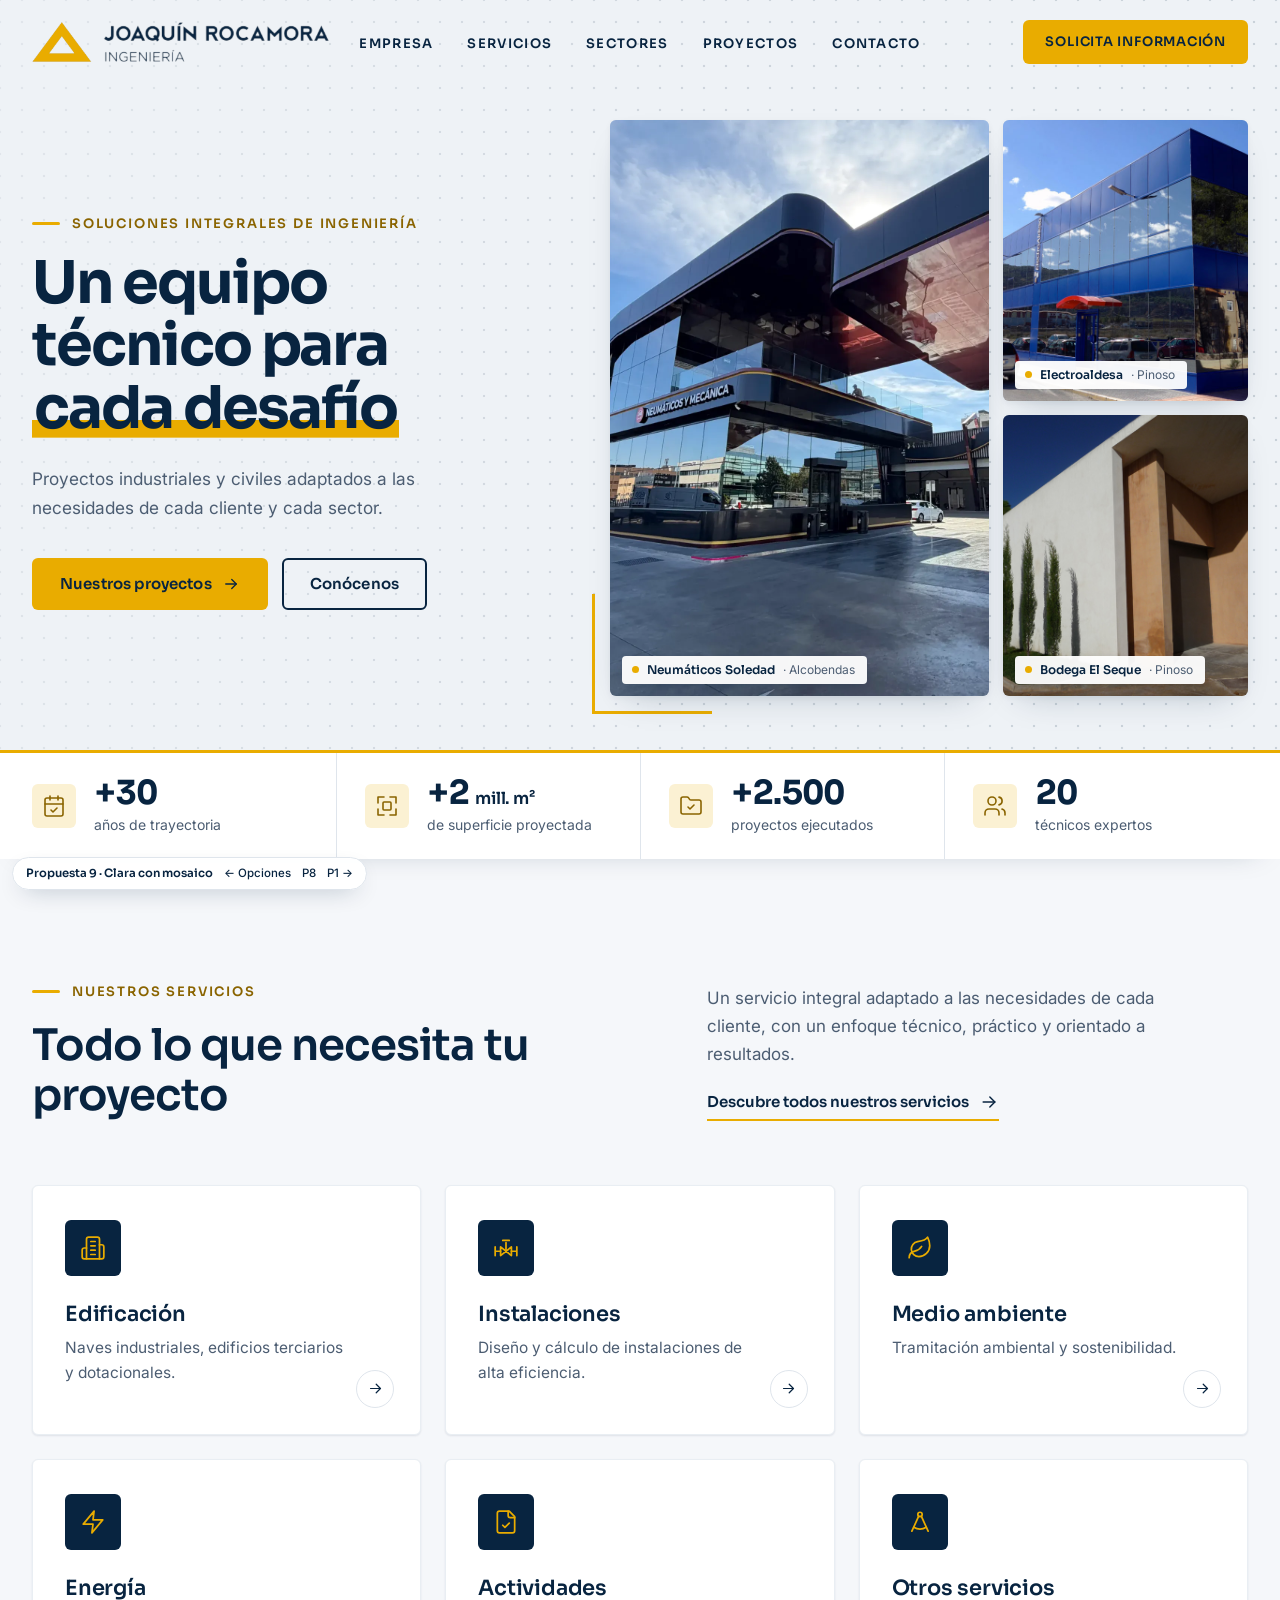
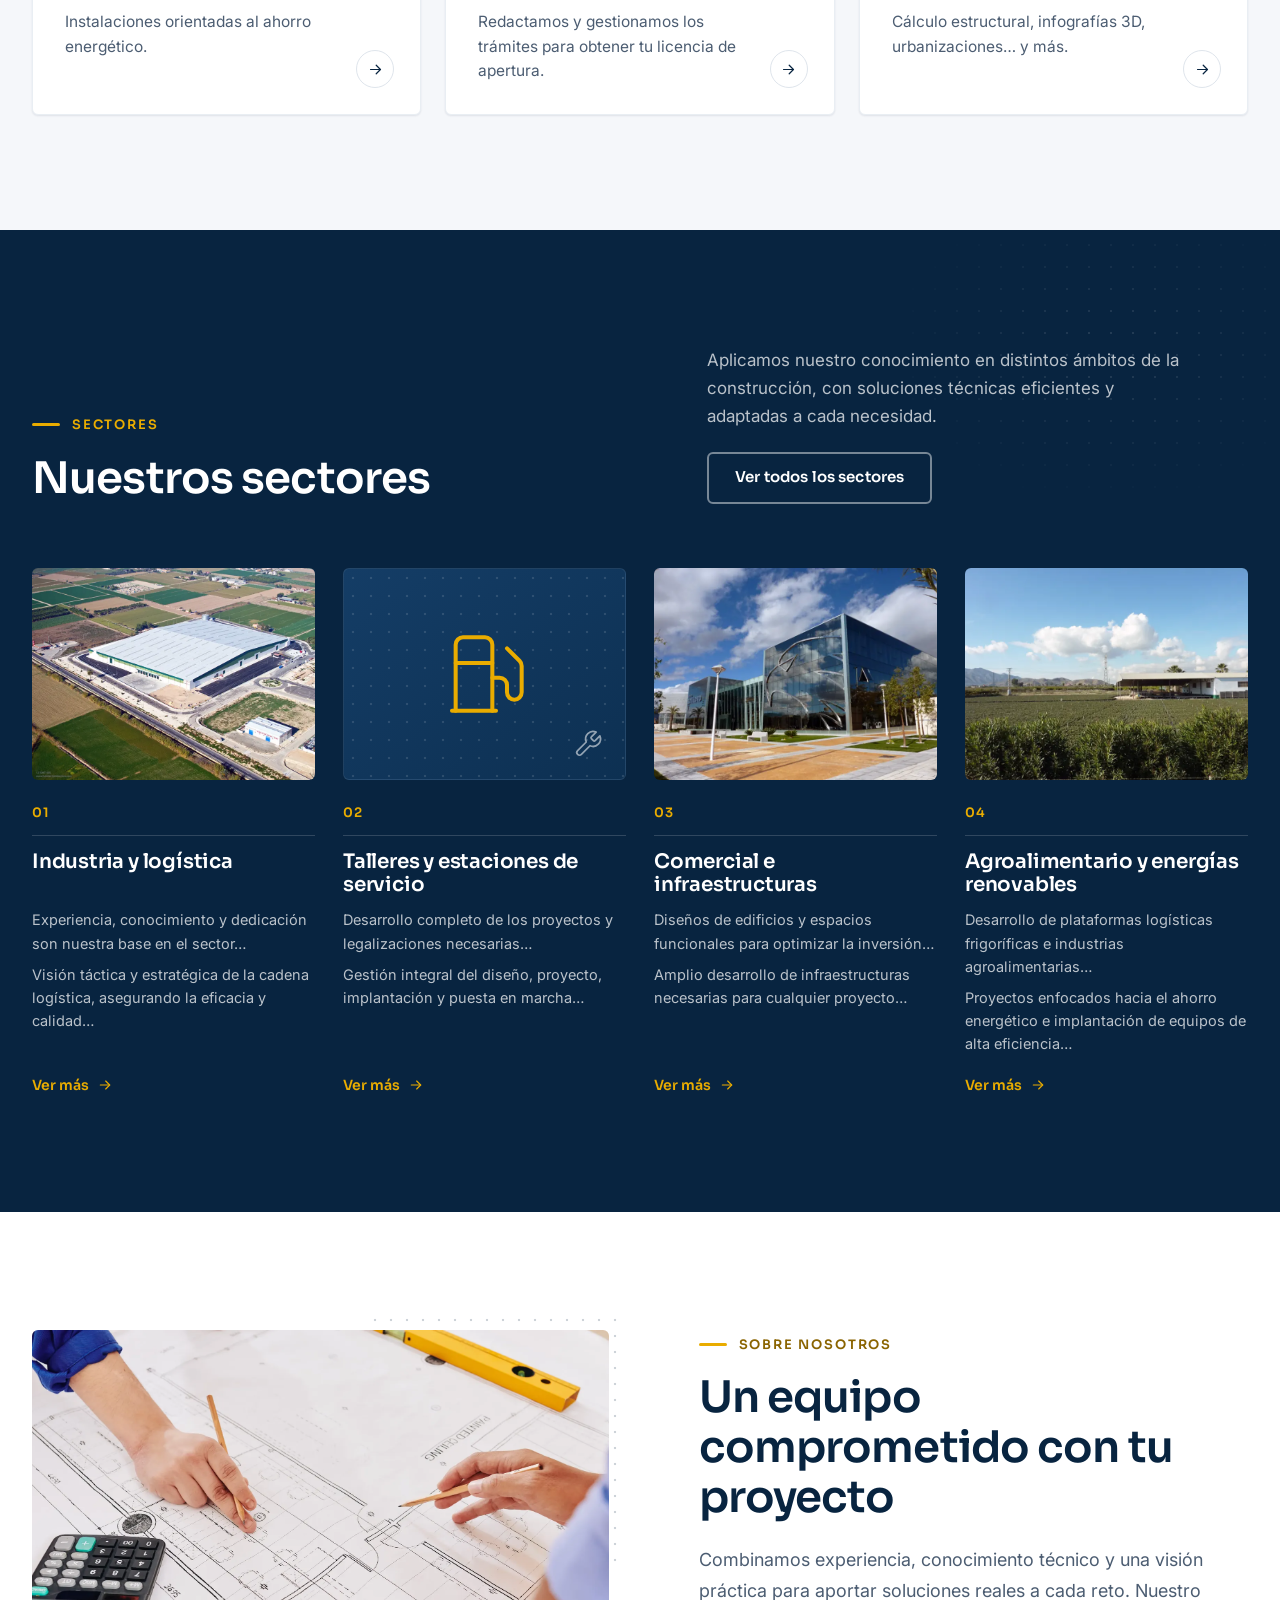
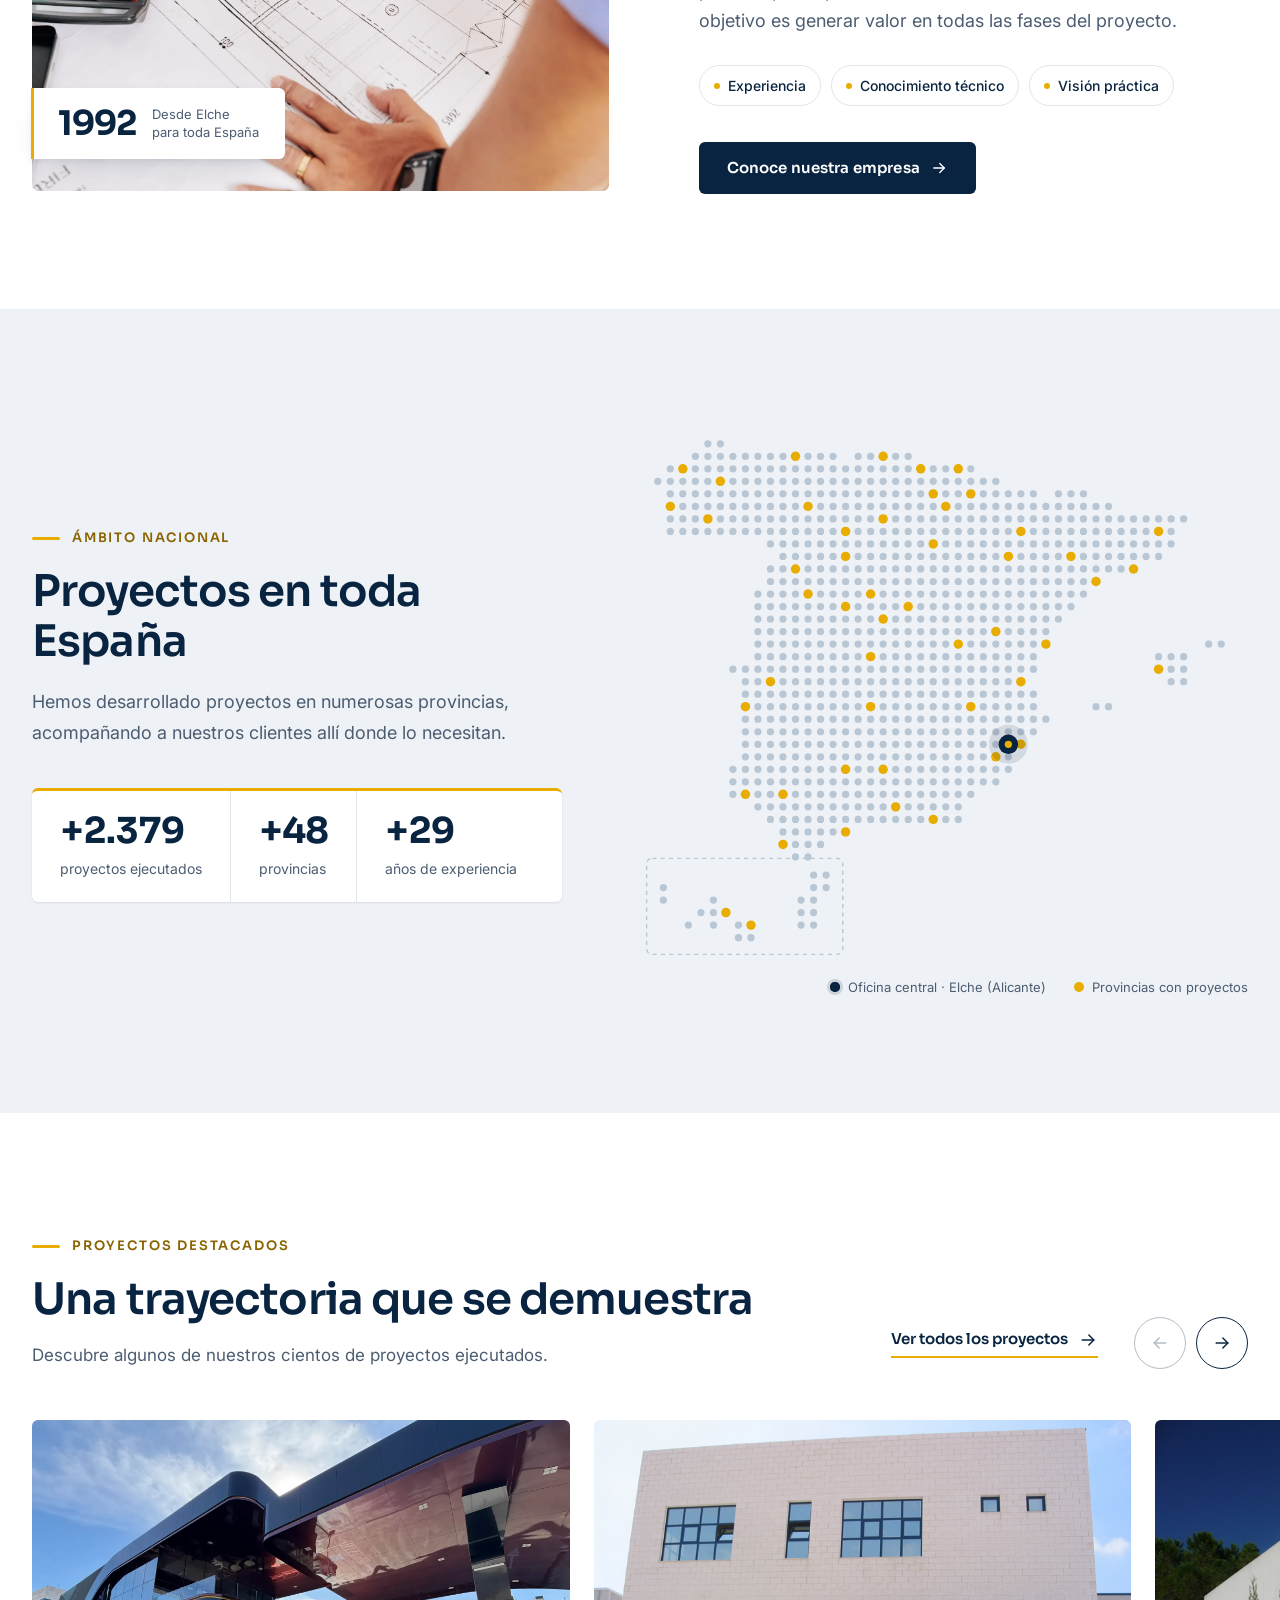
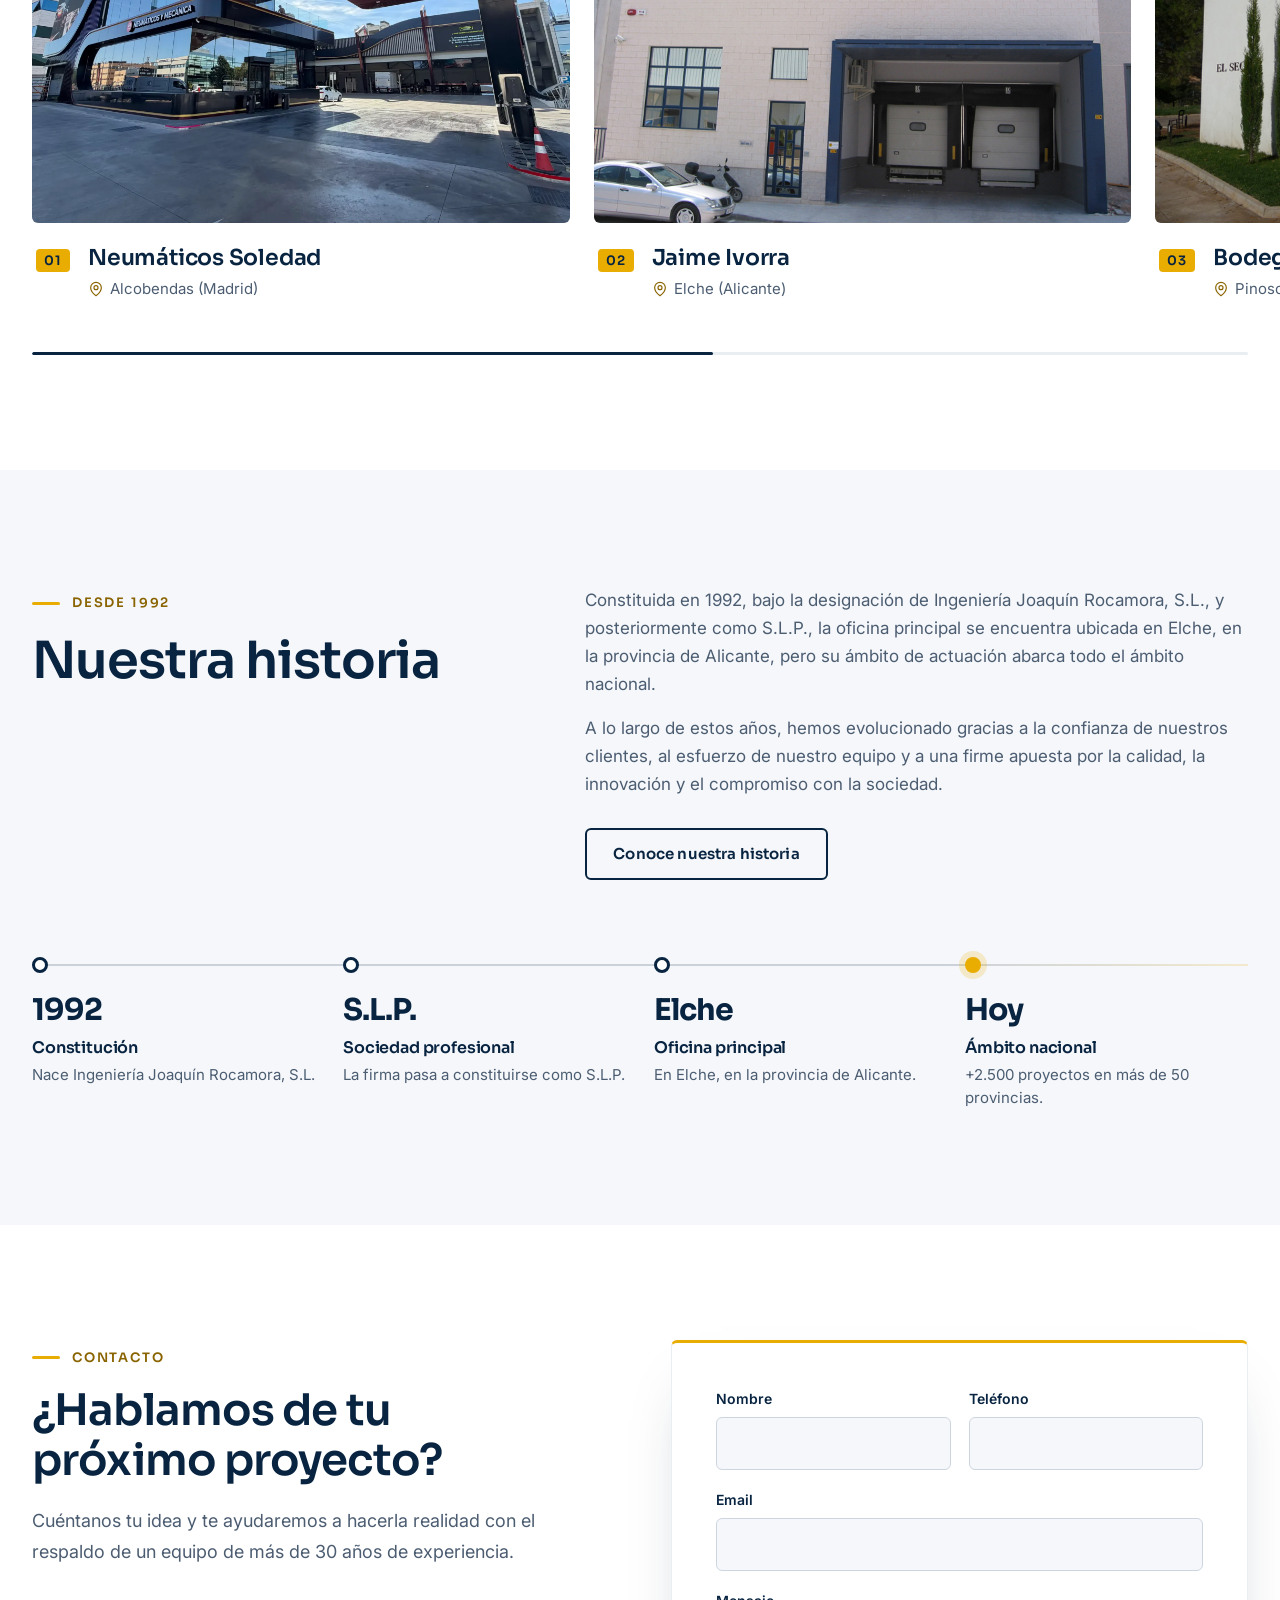
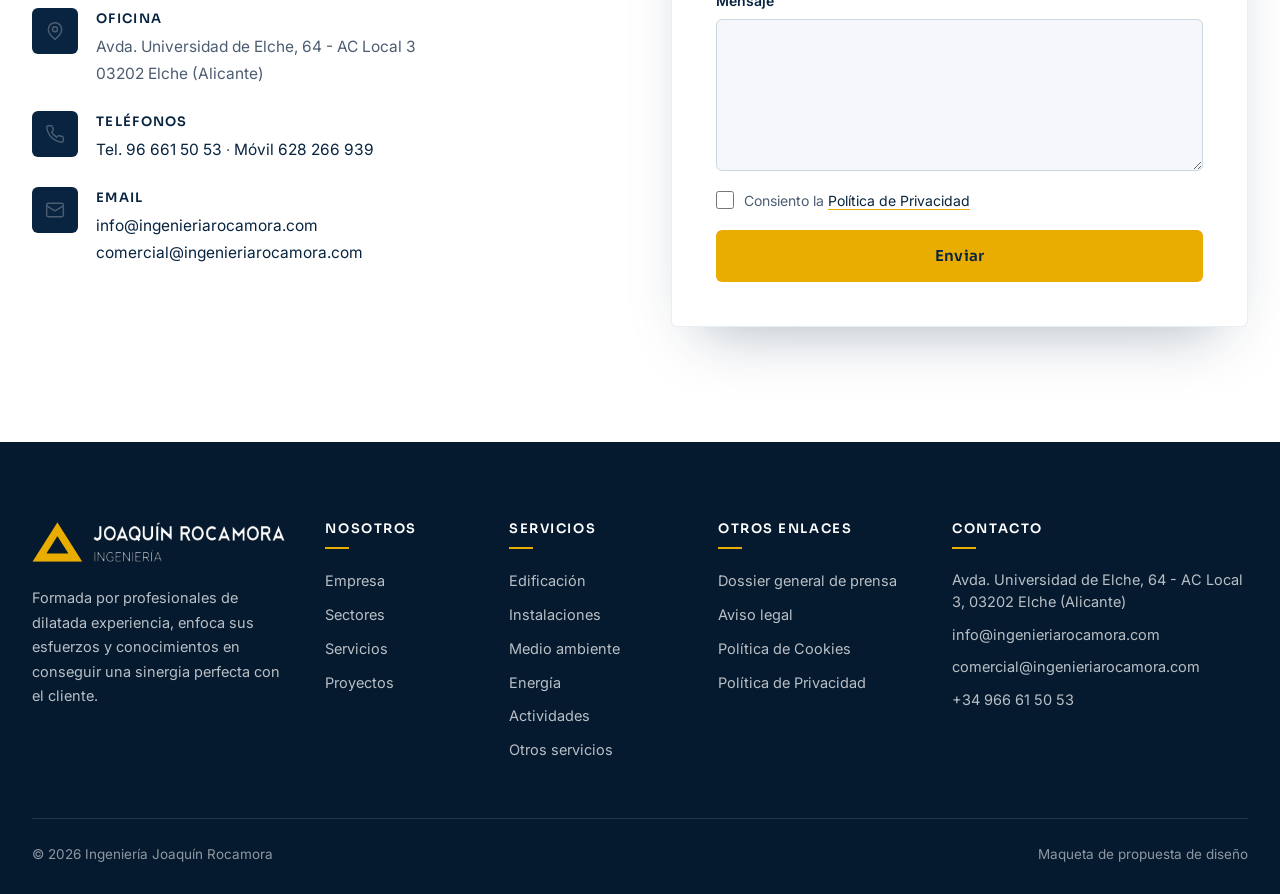
<file: propuesta-9/index.html>
<!DOCTYPE html>
<html lang="es">
<head>
  <meta charset="utf-8">
  <meta name="viewport" content="width=device-width, initial-scale=1">
  <title>Ingeniería Joaquín Rocamora · Propuesta 9 · Clara con mosaico</title>
  <meta name="description" content="Ingeniería Joaquín Rocamora: soluciones integrales de ingeniería para proyectos industriales y civiles desde 1992. Oficina en Elche, proyectos en toda España.">
  <link rel="icon" type="image/png" href="../assets/img/favicon.png">
  <link rel="preconnect" href="https://fonts.googleapis.com">
  <link rel="preconnect" href="https://fonts.gstatic.com" crossorigin>
  <link href="https://fonts.googleapis.com/css2?family=Inter:wght@400;500;600&family=Sora:wght@500;600;700&display=swap" rel="stylesheet">
  <link rel="stylesheet" href="styles.css">
  <script src="../assets/js/main.js" defer></script>
  <script src="script.js" defer></script>
</head>
<body>

  <a class="skip-link" href="#contenido">Saltar al contenido</a>

  <!-- Iconos (estilo línea) -->
  <svg class="sprite" aria-hidden="true" focusable="false">
    <symbol id="i-arrow" viewBox="0 0 24 24"><path d="M5 12h14"/><path d="m13 6 6 6-6 6"/></symbol>
    <symbol id="i-arrow-left" viewBox="0 0 24 24"><path d="M19 12H5"/><path d="m11 18-6-6 6-6"/></symbol>
    <symbol id="i-pin" viewBox="0 0 24 24"><path d="M20 10c0 6-8 12-8 12s-8-6-8-12a8 8 0 0 1 16 0Z"/><circle cx="12" cy="10" r="3"/></symbol>
    <symbol id="i-phone" viewBox="0 0 24 24"><path d="M22 16.9v3a2 2 0 0 1-2.2 2 19.8 19.8 0 0 1-8.6-3.1 19.5 19.5 0 0 1-6-6A19.8 19.8 0 0 1 2.1 4.2 2 2 0 0 1 4.1 2h3a2 2 0 0 1 2 1.7c.1.9.4 1.8.7 2.7a2 2 0 0 1-.5 2.1L8 9.8a16 16 0 0 0 6 6l1.3-1.3a2 2 0 0 1 2.1-.4c.9.3 1.8.6 2.7.7a2 2 0 0 1 1.7 2Z"/></symbol>
    <symbol id="i-mobile" viewBox="0 0 24 24"><rect x="6" y="2" width="12" height="20" rx="2"/><path d="M11 18h2"/></symbol>
    <symbol id="i-mail" viewBox="0 0 24 24"><rect x="2" y="4" width="20" height="16" rx="2"/><path d="m22 7-10 6L2 7"/></symbol>
    <symbol id="i-calendar" viewBox="0 0 24 24"><rect x="3" y="4" width="18" height="18" rx="2"/><path d="M16 2v4M8 2v4M3 10h18"/><path d="m9 16 2 2 4-4"/></symbol>
    <symbol id="i-area" viewBox="0 0 24 24"><path d="M3 3h6M3 3v6M21 3h-6M21 3v6M3 21h6M3 21v-6M21 21h-6M21 21v-6"/><rect x="8" y="8" width="8" height="8" rx="1"/></symbol>
    <symbol id="i-folder" viewBox="0 0 24 24"><path d="M4 20h16a2 2 0 0 0 2-2V8a2 2 0 0 0-2-2h-7.9a2 2 0 0 1-1.7-.9l-.8-1.2A2 2 0 0 0 7.9 3H4a2 2 0 0 0-2 2v13a2 2 0 0 0 2 2Z"/><path d="m9 13 2 2 4-4"/></symbol>
    <symbol id="i-users" viewBox="0 0 24 24"><path d="M16 21v-2a4 4 0 0 0-4-4H6a4 4 0 0 0-4 4v2"/><circle cx="9" cy="7" r="4"/><path d="M22 21v-2a4 4 0 0 0-3-3.9M16 3.1a4 4 0 0 1 0 7.8"/></symbol>
    <symbol id="i-building" viewBox="0 0 24 24"><path d="M6 22V4a2 2 0 0 1 2-2h8a2 2 0 0 1 2 2v18Z"/><path d="M6 12H4a2 2 0 0 0-2 2v6a2 2 0 0 0 2 2h2M18 9h2a2 2 0 0 1 2 2v9a2 2 0 0 1-2 2h-2"/><path d="M10 6h4M10 10h4M10 14h4M10 18h4"/></symbol>
    <symbol id="i-pipes" viewBox="0 0 24 24"><path d="M2 15h5M17 15h5M2 11v8M22 11v8"/><path d="m7 11 10 8V11L7 19Z"/><path d="M12 15V7M9 5h6"/></symbol>
    <symbol id="i-leaf" viewBox="0 0 24 24"><path d="M11 20A7 7 0 0 1 9.8 6.1C15.5 5 17 4.5 19 2c1 2 2 4.2 2 8 0 5.5-4.8 10-10 10Z"/><path d="M2 21c0-3 1.9-5.4 5.2-6.1 2.4-.5 4.8-2 6.3-4.4"/></symbol>
    <symbol id="i-bolt" viewBox="0 0 24 24"><path d="M13 2 3 14h9l-1 8 10-12h-9l1-8Z"/></symbol>
    <symbol id="i-license" viewBox="0 0 24 24"><path d="M15 2H6a2 2 0 0 0-2 2v16a2 2 0 0 0 2 2h12a2 2 0 0 0 2-2V7Z"/><path d="M14 2v4a2 2 0 0 0 2 2h4"/><path d="m9 15 2 2 4-4"/></symbol>
    <symbol id="i-compass" viewBox="0 0 24 24"><circle cx="12" cy="5" r="2"/><path d="m10.8 6.6-6.3 13.9M13.2 6.6l6.3 13.9"/><path d="M6.2 16.8a11 11 0 0 0 11.6 0"/></symbol>
    <symbol id="i-fuel" viewBox="0 0 24 24"><path d="M3 22h12M4 9h10"/><path d="M14 22V4a2 2 0 0 0-2-2H6a2 2 0 0 0-2 2v18"/><path d="M14 13h2a2 2 0 0 1 2 2v2a2 2 0 0 0 4 0V9.8a2 2 0 0 0-.6-1.4L18 5"/></symbol>
    <symbol id="i-wrench" viewBox="0 0 24 24"><path d="M14.7 6.3a1 1 0 0 0 0 1.4l1.6 1.6a1 1 0 0 0 1.4 0l3.8-3.8a6 6 0 0 1-7.9 7.9l-6.9 6.9a2.1 2.1 0 0 1-3-3l6.9-6.9a6 6 0 0 1 7.9-7.9l-3.8 3.8Z"/></symbol>
  </svg>

  <!-- ============ HEADER ============ -->
  <header class="site-header" data-header>
    <div class="container site-header__inner">
      <a class="brand" href="#inicio" aria-label="Ingeniería Joaquín Rocamora, inicio">
        <img src="../assets/img/logo-compacto-azul.png" alt="Ingeniería Joaquín Rocamora" width="972" height="131">
      </a>

      <nav class="nav" id="menu" data-nav aria-label="Principal">
        <ul class="nav__list">
          <li><a href="#empresa">Empresa</a></li>
          <li><a href="#servicios">Servicios</a></li>
          <li><a href="#sectores">Sectores</a></li>
          <li><a href="#proyectos">Proyectos</a></li>
          <li><a href="#contacto">Contacto</a></li>
        </ul>
        <div class="nav__mobile-extra">
          <a class="btn btn--gold" href="#contacto">Solicita información</a>
          <a class="nav__contact" href="tel:+34966615053"><svg class="icon" aria-hidden="true"><use href="#i-phone"/></svg>96 661 50 53</a>
          <a class="nav__contact" href="mailto:info@ingenieriarocamora.com"><svg class="icon" aria-hidden="true"><use href="#i-mail"/></svg>info@ingenieriarocamora.com</a>
        </div>
      </nav>

      <div class="site-header__end">
        <a class="btn btn--gold btn--sm header-cta" href="#contacto">Solicita información</a>
        <button class="nav-toggle" type="button" data-nav-toggle aria-controls="menu" aria-expanded="false" aria-label="Abrir menú">
          <span></span><span></span><span></span>
        </button>
      </div>
    </div>
  </header>

  <main id="contenido">

    <!-- ============ HERO ============ -->
    <section class="hero" id="inicio" aria-labelledby="hero-titulo">
      <div class="container hero__grid">
        <div class="hero__text">
          <p class="eyebrow">Soluciones integrales de ingeniería</p>
          <h1 id="hero-titulo">Un equipo técnico para <span class="mark">cada desafío</span></h1>
          <p class="hero__lead">Proyectos industriales y civiles adaptados a las necesidades de cada cliente y cada sector.</p>
          <div class="hero__actions">
            <a class="btn btn--gold" href="#proyectos">Nuestros proyectos <svg class="icon" aria-hidden="true"><use href="#i-arrow"/></svg></a>
            <a class="btn btn--outline" href="#empresa">Conócenos</a>
          </div>
        </div>

        <div class="mosaic">
          <figure class="mosaic__item mosaic__item--main">
            <img src="../assets/img/neumaticos-soledad-alcobendas.webp" alt="Estación de servicio y taller de Neumáticos Soledad en Alcobendas, con marquesina oscura" width="2048" height="1536" fetchpriority="high">
            <figcaption class="tag"><strong>Neumáticos Soledad</strong><span>Alcobendas</span></figcaption>
          </figure>
          <figure class="mosaic__item">
            <img src="../assets/img/ELECTROALDESA_02.jpg" alt="Edificio acristalado azul de Electroaldesa en Pinoso" width="800" height="600">
            <figcaption class="tag"><strong>Electroaldesa</strong><span>Pinoso</span></figcaption>
          </figure>
          <figure class="mosaic__item">
            <img src="../assets/img/SEQUE9.jpg" alt="Bodega blanca con cipreses de Bodega y Viñedos El Seque en Pinoso" width="800" height="600">
            <figcaption class="tag"><strong>Bodega El Seque</strong><span>Pinoso</span></figcaption>
          </figure>
        </div>
      </div>
    </section>

    <!-- ============ CINTA DE CIFRAS ============ -->
    <section class="stats" aria-label="Cifras de la empresa">
      <div class="container">
        <ul class="stats__list">
          <li class="stat">
            <svg class="icon stat__icon" aria-hidden="true"><use href="#i-calendar"/></svg>
            <div>
              <p class="stat__num">+<span data-count="30">30</span></p>
              <p class="stat__label">años de trayectoria</p>
            </div>
          </li>
          <li class="stat">
            <svg class="icon stat__icon" aria-hidden="true"><use href="#i-area"/></svg>
            <div>
              <p class="stat__num">+<span data-count="2">2</span><small>mill. m²</small></p>
              <p class="stat__label">de superficie proyectada</p>
            </div>
          </li>
          <li class="stat">
            <svg class="icon stat__icon" aria-hidden="true"><use href="#i-folder"/></svg>
            <div>
              <p class="stat__num">+<span data-count="2500">2.500</span></p>
              <p class="stat__label">proyectos ejecutados</p>
            </div>
          </li>
          <li class="stat">
            <svg class="icon stat__icon" aria-hidden="true"><use href="#i-users"/></svg>
            <div>
              <p class="stat__num"><span data-count="20">20</span></p>
              <p class="stat__label">técnicos expertos</p>
            </div>
          </li>
        </ul>
      </div>
    </section>

    <!-- ============ SERVICIOS ============ -->
    <section class="section services" id="servicios" aria-labelledby="servicios-titulo">
      <div class="container">
        <div class="section-head section-head--split" data-reveal>
          <div>
            <p class="eyebrow">Nuestros servicios</p>
            <h2 id="servicios-titulo">Todo lo que necesita tu proyecto</h2>
          </div>
          <div class="section-head__aside">
            <p>Un servicio integral adaptado a las necesidades de cada cliente, con un enfoque técnico, práctico y orientado a resultados.</p>
            <a class="link-arrow" href="#servicios">Descubre todos nuestros servicios <svg class="icon" aria-hidden="true"><use href="#i-arrow"/></svg></a>
          </div>
        </div>

        <ul class="services__grid">
          <li class="card" data-reveal>
            <span class="card__icon"><svg class="icon" aria-hidden="true"><use href="#i-building"/></svg></span>
            <h3>Edificación</h3>
            <p>Naves industriales, edificios terciarios y dotacionales.</p>
            <a class="card__link" href="#servicios" aria-label="Más sobre Edificación"><svg class="icon" aria-hidden="true"><use href="#i-arrow"/></svg></a>
          </li>
          <li class="card" data-reveal>
            <span class="card__icon"><svg class="icon" aria-hidden="true"><use href="#i-pipes"/></svg></span>
            <h3>Instalaciones</h3>
            <p>Diseño y cálculo de instalaciones de alta eficiencia.</p>
            <a class="card__link" href="#servicios" aria-label="Más sobre Instalaciones"><svg class="icon" aria-hidden="true"><use href="#i-arrow"/></svg></a>
          </li>
          <li class="card" data-reveal>
            <span class="card__icon"><svg class="icon" aria-hidden="true"><use href="#i-leaf"/></svg></span>
            <h3>Medio ambiente</h3>
            <p>Tramitación ambiental y sostenibilidad.</p>
            <a class="card__link" href="#servicios" aria-label="Más sobre Medio ambiente"><svg class="icon" aria-hidden="true"><use href="#i-arrow"/></svg></a>
          </li>
          <li class="card" data-reveal>
            <span class="card__icon"><svg class="icon" aria-hidden="true"><use href="#i-bolt"/></svg></span>
            <h3>Energía</h3>
            <p>Instalaciones orientadas al ahorro energético.</p>
            <a class="card__link" href="#servicios" aria-label="Más sobre Energía"><svg class="icon" aria-hidden="true"><use href="#i-arrow"/></svg></a>
          </li>
          <li class="card" data-reveal>
            <span class="card__icon"><svg class="icon" aria-hidden="true"><use href="#i-license"/></svg></span>
            <h3>Actividades</h3>
            <p>Redactamos y gestionamos los trámites para obtener tu licencia de apertura.</p>
            <a class="card__link" href="#servicios" aria-label="Más sobre Actividades"><svg class="icon" aria-hidden="true"><use href="#i-arrow"/></svg></a>
          </li>
          <li class="card" data-reveal>
            <span class="card__icon"><svg class="icon" aria-hidden="true"><use href="#i-compass"/></svg></span>
            <h3>Otros servicios</h3>
            <p>Cálculo estructural, infografías 3D, urbanizaciones… y más.</p>
            <a class="card__link" href="#servicios" aria-label="Más sobre Otros servicios"><svg class="icon" aria-hidden="true"><use href="#i-arrow"/></svg></a>
          </li>
        </ul>
      </div>
    </section>

    <!-- ============ SECTORES ============ -->
    <section class="section sectors" id="sectores" aria-labelledby="sectores-titulo">
      <div class="container">
        <div class="section-head section-head--split" data-reveal>
          <div>
            <p class="eyebrow eyebrow--light">Sectores</p>
            <h2 id="sectores-titulo">Nuestros sectores</h2>
          </div>
          <div class="section-head__aside">
            <p>Aplicamos nuestro conocimiento en distintos ámbitos de la construcción, con soluciones técnicas eficientes y adaptadas a cada necesidad.</p>
            <a class="btn btn--ghost-light" href="#sectores">Ver todos los sectores</a>
          </div>
        </div>

        <div class="sectors__grid">
          <article class="sector" data-reveal>
            <div class="sector__media">
              <img src="../assets/img/CARTONAJE_VEGA_BAJA1.webp" alt="Vista aérea de una gran nave industrial entre campos" width="798" height="599" loading="lazy">
            </div>
            <span class="sector__num">01</span>
            <h3>Industria y logística</h3>
            <p>Experiencia, conocimiento y dedicación son nuestra base en el sector…</p>
            <p>Visión táctica y estratégica de la cadena logística, asegurando la eficacia y calidad…</p>
            <a class="sector__link" href="#sectores">Ver más <svg class="icon" aria-hidden="true"><use href="#i-arrow"/></svg></a>
          </article>
          <article class="sector" data-reveal>
            <div class="sector__media sector__media--icon" aria-hidden="true">
              <svg class="icon sector__big-icon" aria-hidden="true"><use href="#i-fuel"/></svg>
              <svg class="icon sector__small-icon" aria-hidden="true"><use href="#i-wrench"/></svg>
            </div>
            <span class="sector__num">02</span>
            <h3>Talleres y estaciones de servicio</h3>
            <p>Desarrollo completo de los proyectos y legalizaciones necesarias…</p>
            <p>Gestión integral del diseño, proyecto, implantación y puesta en marcha…</p>
            <a class="sector__link" href="#sectores">Ver más <svg class="icon" aria-hidden="true"><use href="#i-arrow"/></svg></a>
          </article>
          <article class="sector" data-reveal>
            <div class="sector__media">
              <img src="../assets/img/SOL_DAD_CENTRAL2.webp" alt="Edificio de oficinas acristalado moderno" width="797" height="530" loading="lazy">
            </div>
            <span class="sector__num">03</span>
            <h3>Comercial e infraestructuras</h3>
            <p>Diseños de edificios y espacios funcionales para optimizar la inversión…</p>
            <p>Amplio desarrollo de infraestructuras necesarias para cualquier proyecto…</p>
            <a class="sector__link" href="#sectores">Ver más <svg class="icon" aria-hidden="true"><use href="#i-arrow"/></svg></a>
          </article>
          <article class="sector" data-reveal>
            <div class="sector__media">
              <img src="../assets/img/UNION_SOLAR_COSTABLANCA3.webp" alt="Campo agrícola con nave al fondo" width="791" height="526" loading="lazy">
            </div>
            <span class="sector__num">04</span>
            <h3>Agroalimentario y energías renovables</h3>
            <p>Desarrollo de plataformas logísticas frigoríficas e industrias agroalimentarias…</p>
            <p>Proyectos enfocados hacia el ahorro energético e implantación de equipos de alta eficiencia…</p>
            <a class="sector__link" href="#sectores">Ver más <svg class="icon" aria-hidden="true"><use href="#i-arrow"/></svg></a>
          </article>
        </div>
      </div>
    </section>

    <!-- ============ SOBRE NOSOTROS ============ -->
    <section class="section about" id="empresa" aria-labelledby="empresa-titulo">
      <div class="container about__grid">
        <div class="about__media" data-reveal>
          <img src="../assets/img/direccion-obra.webp" alt="Manos de un técnico revisando planos con lápiz, calculadora y nivel" width="2000" height="1333" loading="lazy">
          <div class="about__badge">
            <span class="about__badge-year">1992</span>
            <span class="about__badge-text">Desde Elche<br>para toda España</span>
          </div>
        </div>
        <div class="about__text" data-reveal>
          <p class="eyebrow">Sobre nosotros</p>
          <h2 id="empresa-titulo">Un equipo comprometido con tu proyecto</h2>
          <p class="lead">Combinamos experiencia, conocimiento técnico y una visión práctica para aportar soluciones reales a cada reto. Nuestro objetivo es generar valor en todas las fases del proyecto.</p>
          <ul class="about__values">
            <li>Experiencia</li>
            <li>Conocimiento técnico</li>
            <li>Visión práctica</li>
          </ul>
          <a class="btn btn--navy" href="#empresa">Conoce nuestra empresa <svg class="icon" aria-hidden="true"><use href="#i-arrow"/></svg></a>
        </div>
      </div>
    </section>

    <!-- ============ PROYECTOS EN TODA ESPAÑA ============ -->
    <section class="section reach" aria-labelledby="espana-titulo">
      <div class="container reach__grid">
        <div class="reach__text" data-reveal>
          <p class="eyebrow">Ámbito nacional</p>
          <h2 id="espana-titulo">Proyectos en toda España</h2>
          <p class="lead">Hemos desarrollado proyectos en numerosas provincias, acompañando a nuestros clientes allí donde lo necesitan.</p>
          <dl class="reach__stats">
            <div>
              <dt>proyectos ejecutados</dt>
              <dd>+<span data-count="2500">2.500</span></dd>
            </div>
            <div>
              <dt>provincias</dt>
              <dd>+<span data-count="50">50</span></dd>
            </div>
            <div>
              <dt>años de experiencia</dt>
              <dd>+<span data-count="30">30</span></dd>
            </div>
          </dl>
        </div>
        <figure class="reach__map map" data-reveal>
          <svg class="map__svg" viewBox="0 0 438 384" role="img" aria-labelledby="mapa-titulo">
          <title id="mapa-titulo">Mapa de España con las provincias donde hemos desarrollado proyectos</title>
          <g class="map__base"><circle cx="49.5" cy="13.5" r="2.6"/><circle cx="58.5" cy="13.5" r="2.6"/><circle cx="40.5" cy="22.5" r="2.6"/><circle cx="49.5" cy="22.5" r="2.6"/><circle cx="58.5" cy="22.5" r="2.6"/><circle cx="67.5" cy="22.5" r="2.6"/><circle cx="76.5" cy="22.5" r="2.6"/><circle cx="85.5" cy="22.5" r="2.6"/><circle cx="94.5" cy="22.5" r="2.6"/><circle cx="103.5" cy="22.5" r="2.6"/><circle cx="121.5" cy="22.5" r="2.6"/><circle cx="130.5" cy="22.5" r="2.6"/><circle cx="139.5" cy="22.5" r="2.6"/><circle cx="157.5" cy="22.5" r="2.6"/><circle cx="166.5" cy="22.5" r="2.6"/><circle cx="184.5" cy="22.5" r="2.6"/><circle cx="193.5" cy="22.5" r="2.6"/><circle cx="22.5" cy="31.5" r="2.6"/><circle cx="40.5" cy="31.5" r="2.6"/><circle cx="49.5" cy="31.5" r="2.6"/><circle cx="58.5" cy="31.5" r="2.6"/><circle cx="67.5" cy="31.5" r="2.6"/><circle cx="76.5" cy="31.5" r="2.6"/><circle cx="85.5" cy="31.5" r="2.6"/><circle cx="94.5" cy="31.5" r="2.6"/><circle cx="103.5" cy="31.5" r="2.6"/><circle cx="112.5" cy="31.5" r="2.6"/><circle cx="121.5" cy="31.5" r="2.6"/><circle cx="130.5" cy="31.5" r="2.6"/><circle cx="139.5" cy="31.5" r="2.6"/><circle cx="148.5" cy="31.5" r="2.6"/><circle cx="157.5" cy="31.5" r="2.6"/><circle cx="166.5" cy="31.5" r="2.6"/><circle cx="175.5" cy="31.5" r="2.6"/><circle cx="184.5" cy="31.5" r="2.6"/><circle cx="193.5" cy="31.5" r="2.6"/><circle cx="211.5" cy="31.5" r="2.6"/><circle cx="220.5" cy="31.5" r="2.6"/><circle cx="238.5" cy="31.5" r="2.6"/><circle cx="13.5" cy="40.5" r="2.6"/><circle cx="22.5" cy="40.5" r="2.6"/><circle cx="31.5" cy="40.5" r="2.6"/><circle cx="40.5" cy="40.5" r="2.6"/><circle cx="49.5" cy="40.5" r="2.6"/><circle cx="67.5" cy="40.5" r="2.6"/><circle cx="76.5" cy="40.5" r="2.6"/><circle cx="85.5" cy="40.5" r="2.6"/><circle cx="94.5" cy="40.5" r="2.6"/><circle cx="103.5" cy="40.5" r="2.6"/><circle cx="112.5" cy="40.5" r="2.6"/><circle cx="121.5" cy="40.5" r="2.6"/><circle cx="130.5" cy="40.5" r="2.6"/><circle cx="139.5" cy="40.5" r="2.6"/><circle cx="148.5" cy="40.5" r="2.6"/><circle cx="157.5" cy="40.5" r="2.6"/><circle cx="166.5" cy="40.5" r="2.6"/><circle cx="175.5" cy="40.5" r="2.6"/><circle cx="184.5" cy="40.5" r="2.6"/><circle cx="193.5" cy="40.5" r="2.6"/><circle cx="202.5" cy="40.5" r="2.6"/><circle cx="211.5" cy="40.5" r="2.6"/><circle cx="220.5" cy="40.5" r="2.6"/><circle cx="229.5" cy="40.5" r="2.6"/><circle cx="238.5" cy="40.5" r="2.6"/><circle cx="247.5" cy="40.5" r="2.6"/><circle cx="256.5" cy="40.5" r="2.6"/><circle cx="22.5" cy="49.5" r="2.6"/><circle cx="31.5" cy="49.5" r="2.6"/><circle cx="40.5" cy="49.5" r="2.6"/><circle cx="49.5" cy="49.5" r="2.6"/><circle cx="58.5" cy="49.5" r="2.6"/><circle cx="67.5" cy="49.5" r="2.6"/><circle cx="76.5" cy="49.5" r="2.6"/><circle cx="85.5" cy="49.5" r="2.6"/><circle cx="94.5" cy="49.5" r="2.6"/><circle cx="103.5" cy="49.5" r="2.6"/><circle cx="112.5" cy="49.5" r="2.6"/><circle cx="121.5" cy="49.5" r="2.6"/><circle cx="130.5" cy="49.5" r="2.6"/><circle cx="139.5" cy="49.5" r="2.6"/><circle cx="148.5" cy="49.5" r="2.6"/><circle cx="157.5" cy="49.5" r="2.6"/><circle cx="166.5" cy="49.5" r="2.6"/><circle cx="175.5" cy="49.5" r="2.6"/><circle cx="184.5" cy="49.5" r="2.6"/><circle cx="193.5" cy="49.5" r="2.6"/><circle cx="202.5" cy="49.5" r="2.6"/><circle cx="220.5" cy="49.5" r="2.6"/><circle cx="229.5" cy="49.5" r="2.6"/><circle cx="247.5" cy="49.5" r="2.6"/><circle cx="256.5" cy="49.5" r="2.6"/><circle cx="265.5" cy="49.5" r="2.6"/><circle cx="274.5" cy="49.5" r="2.6"/><circle cx="283.5" cy="49.5" r="2.6"/><circle cx="301.5" cy="49.5" r="2.6"/><circle cx="310.5" cy="49.5" r="2.6"/><circle cx="319.5" cy="49.5" r="2.6"/><circle cx="31.5" cy="58.5" r="2.6"/><circle cx="40.5" cy="58.5" r="2.6"/><circle cx="49.5" cy="58.5" r="2.6"/><circle cx="58.5" cy="58.5" r="2.6"/><circle cx="67.5" cy="58.5" r="2.6"/><circle cx="76.5" cy="58.5" r="2.6"/><circle cx="85.5" cy="58.5" r="2.6"/><circle cx="94.5" cy="58.5" r="2.6"/><circle cx="103.5" cy="58.5" r="2.6"/><circle cx="112.5" cy="58.5" r="2.6"/><circle cx="130.5" cy="58.5" r="2.6"/><circle cx="139.5" cy="58.5" r="2.6"/><circle cx="148.5" cy="58.5" r="2.6"/><circle cx="157.5" cy="58.5" r="2.6"/><circle cx="166.5" cy="58.5" r="2.6"/><circle cx="175.5" cy="58.5" r="2.6"/><circle cx="184.5" cy="58.5" r="2.6"/><circle cx="193.5" cy="58.5" r="2.6"/><circle cx="202.5" cy="58.5" r="2.6"/><circle cx="211.5" cy="58.5" r="2.6"/><circle cx="229.5" cy="58.5" r="2.6"/><circle cx="238.5" cy="58.5" r="2.6"/><circle cx="247.5" cy="58.5" r="2.6"/><circle cx="256.5" cy="58.5" r="2.6"/><circle cx="265.5" cy="58.5" r="2.6"/><circle cx="274.5" cy="58.5" r="2.6"/><circle cx="283.5" cy="58.5" r="2.6"/><circle cx="292.5" cy="58.5" r="2.6"/><circle cx="301.5" cy="58.5" r="2.6"/><circle cx="310.5" cy="58.5" r="2.6"/><circle cx="319.5" cy="58.5" r="2.6"/><circle cx="328.5" cy="58.5" r="2.6"/><circle cx="337.5" cy="58.5" r="2.6"/><circle cx="22.5" cy="67.5" r="2.6"/><circle cx="31.5" cy="67.5" r="2.6"/><circle cx="40.5" cy="67.5" r="2.6"/><circle cx="58.5" cy="67.5" r="2.6"/><circle cx="67.5" cy="67.5" r="2.6"/><circle cx="76.5" cy="67.5" r="2.6"/><circle cx="85.5" cy="67.5" r="2.6"/><circle cx="94.5" cy="67.5" r="2.6"/><circle cx="103.5" cy="67.5" r="2.6"/><circle cx="112.5" cy="67.5" r="2.6"/><circle cx="121.5" cy="67.5" r="2.6"/><circle cx="130.5" cy="67.5" r="2.6"/><circle cx="139.5" cy="67.5" r="2.6"/><circle cx="148.5" cy="67.5" r="2.6"/><circle cx="157.5" cy="67.5" r="2.6"/><circle cx="166.5" cy="67.5" r="2.6"/><circle cx="184.5" cy="67.5" r="2.6"/><circle cx="193.5" cy="67.5" r="2.6"/><circle cx="202.5" cy="67.5" r="2.6"/><circle cx="211.5" cy="67.5" r="2.6"/><circle cx="220.5" cy="67.5" r="2.6"/><circle cx="229.5" cy="67.5" r="2.6"/><circle cx="238.5" cy="67.5" r="2.6"/><circle cx="247.5" cy="67.5" r="2.6"/><circle cx="256.5" cy="67.5" r="2.6"/><circle cx="265.5" cy="67.5" r="2.6"/><circle cx="274.5" cy="67.5" r="2.6"/><circle cx="283.5" cy="67.5" r="2.6"/><circle cx="292.5" cy="67.5" r="2.6"/><circle cx="301.5" cy="67.5" r="2.6"/><circle cx="310.5" cy="67.5" r="2.6"/><circle cx="319.5" cy="67.5" r="2.6"/><circle cx="328.5" cy="67.5" r="2.6"/><circle cx="337.5" cy="67.5" r="2.6"/><circle cx="346.5" cy="67.5" r="2.6"/><circle cx="355.5" cy="67.5" r="2.6"/><circle cx="364.5" cy="67.5" r="2.6"/><circle cx="373.5" cy="67.5" r="2.6"/><circle cx="382.5" cy="67.5" r="2.6"/><circle cx="391.5" cy="67.5" r="2.6"/><circle cx="22.5" cy="76.5" r="2.6"/><circle cx="31.5" cy="76.5" r="2.6"/><circle cx="40.5" cy="76.5" r="2.6"/><circle cx="49.5" cy="76.5" r="2.6"/><circle cx="58.5" cy="76.5" r="2.6"/><circle cx="67.5" cy="76.5" r="2.6"/><circle cx="76.5" cy="76.5" r="2.6"/><circle cx="85.5" cy="76.5" r="2.6"/><circle cx="94.5" cy="76.5" r="2.6"/><circle cx="103.5" cy="76.5" r="2.6"/><circle cx="112.5" cy="76.5" r="2.6"/><circle cx="121.5" cy="76.5" r="2.6"/><circle cx="130.5" cy="76.5" r="2.6"/><circle cx="139.5" cy="76.5" r="2.6"/><circle cx="157.5" cy="76.5" r="2.6"/><circle cx="166.5" cy="76.5" r="2.6"/><circle cx="175.5" cy="76.5" r="2.6"/><circle cx="184.5" cy="76.5" r="2.6"/><circle cx="193.5" cy="76.5" r="2.6"/><circle cx="202.5" cy="76.5" r="2.6"/><circle cx="211.5" cy="76.5" r="2.6"/><circle cx="220.5" cy="76.5" r="2.6"/><circle cx="229.5" cy="76.5" r="2.6"/><circle cx="238.5" cy="76.5" r="2.6"/><circle cx="247.5" cy="76.5" r="2.6"/><circle cx="256.5" cy="76.5" r="2.6"/><circle cx="265.5" cy="76.5" r="2.6"/><circle cx="283.5" cy="76.5" r="2.6"/><circle cx="292.5" cy="76.5" r="2.6"/><circle cx="301.5" cy="76.5" r="2.6"/><circle cx="310.5" cy="76.5" r="2.6"/><circle cx="319.5" cy="76.5" r="2.6"/><circle cx="328.5" cy="76.5" r="2.6"/><circle cx="337.5" cy="76.5" r="2.6"/><circle cx="346.5" cy="76.5" r="2.6"/><circle cx="355.5" cy="76.5" r="2.6"/><circle cx="364.5" cy="76.5" r="2.6"/><circle cx="382.5" cy="76.5" r="2.6"/><circle cx="94.5" cy="85.5" r="2.6"/><circle cx="103.5" cy="85.5" r="2.6"/><circle cx="112.5" cy="85.5" r="2.6"/><circle cx="121.5" cy="85.5" r="2.6"/><circle cx="130.5" cy="85.5" r="2.6"/><circle cx="139.5" cy="85.5" r="2.6"/><circle cx="148.5" cy="85.5" r="2.6"/><circle cx="157.5" cy="85.5" r="2.6"/><circle cx="166.5" cy="85.5" r="2.6"/><circle cx="175.5" cy="85.5" r="2.6"/><circle cx="184.5" cy="85.5" r="2.6"/><circle cx="193.5" cy="85.5" r="2.6"/><circle cx="202.5" cy="85.5" r="2.6"/><circle cx="220.5" cy="85.5" r="2.6"/><circle cx="229.5" cy="85.5" r="2.6"/><circle cx="238.5" cy="85.5" r="2.6"/><circle cx="247.5" cy="85.5" r="2.6"/><circle cx="256.5" cy="85.5" r="2.6"/><circle cx="265.5" cy="85.5" r="2.6"/><circle cx="274.5" cy="85.5" r="2.6"/><circle cx="283.5" cy="85.5" r="2.6"/><circle cx="292.5" cy="85.5" r="2.6"/><circle cx="301.5" cy="85.5" r="2.6"/><circle cx="310.5" cy="85.5" r="2.6"/><circle cx="319.5" cy="85.5" r="2.6"/><circle cx="328.5" cy="85.5" r="2.6"/><circle cx="337.5" cy="85.5" r="2.6"/><circle cx="346.5" cy="85.5" r="2.6"/><circle cx="355.5" cy="85.5" r="2.6"/><circle cx="364.5" cy="85.5" r="2.6"/><circle cx="373.5" cy="85.5" r="2.6"/><circle cx="382.5" cy="85.5" r="2.6"/><circle cx="103.5" cy="94.5" r="2.6"/><circle cx="112.5" cy="94.5" r="2.6"/><circle cx="121.5" cy="94.5" r="2.6"/><circle cx="130.5" cy="94.5" r="2.6"/><circle cx="139.5" cy="94.5" r="2.6"/><circle cx="157.5" cy="94.5" r="2.6"/><circle cx="166.5" cy="94.5" r="2.6"/><circle cx="175.5" cy="94.5" r="2.6"/><circle cx="184.5" cy="94.5" r="2.6"/><circle cx="193.5" cy="94.5" r="2.6"/><circle cx="202.5" cy="94.5" r="2.6"/><circle cx="211.5" cy="94.5" r="2.6"/><circle cx="220.5" cy="94.5" r="2.6"/><circle cx="229.5" cy="94.5" r="2.6"/><circle cx="238.5" cy="94.5" r="2.6"/><circle cx="247.5" cy="94.5" r="2.6"/><circle cx="256.5" cy="94.5" r="2.6"/><circle cx="274.5" cy="94.5" r="2.6"/><circle cx="283.5" cy="94.5" r="2.6"/><circle cx="292.5" cy="94.5" r="2.6"/><circle cx="301.5" cy="94.5" r="2.6"/><circle cx="319.5" cy="94.5" r="2.6"/><circle cx="328.5" cy="94.5" r="2.6"/><circle cx="337.5" cy="94.5" r="2.6"/><circle cx="346.5" cy="94.5" r="2.6"/><circle cx="355.5" cy="94.5" r="2.6"/><circle cx="364.5" cy="94.5" r="2.6"/><circle cx="373.5" cy="94.5" r="2.6"/><circle cx="94.5" cy="103.5" r="2.6"/><circle cx="103.5" cy="103.5" r="2.6"/><circle cx="121.5" cy="103.5" r="2.6"/><circle cx="130.5" cy="103.5" r="2.6"/><circle cx="139.5" cy="103.5" r="2.6"/><circle cx="148.5" cy="103.5" r="2.6"/><circle cx="157.5" cy="103.5" r="2.6"/><circle cx="166.5" cy="103.5" r="2.6"/><circle cx="175.5" cy="103.5" r="2.6"/><circle cx="184.5" cy="103.5" r="2.6"/><circle cx="193.5" cy="103.5" r="2.6"/><circle cx="202.5" cy="103.5" r="2.6"/><circle cx="211.5" cy="103.5" r="2.6"/><circle cx="220.5" cy="103.5" r="2.6"/><circle cx="229.5" cy="103.5" r="2.6"/><circle cx="238.5" cy="103.5" r="2.6"/><circle cx="247.5" cy="103.5" r="2.6"/><circle cx="256.5" cy="103.5" r="2.6"/><circle cx="265.5" cy="103.5" r="2.6"/><circle cx="274.5" cy="103.5" r="2.6"/><circle cx="283.5" cy="103.5" r="2.6"/><circle cx="292.5" cy="103.5" r="2.6"/><circle cx="301.5" cy="103.5" r="2.6"/><circle cx="310.5" cy="103.5" r="2.6"/><circle cx="319.5" cy="103.5" r="2.6"/><circle cx="328.5" cy="103.5" r="2.6"/><circle cx="337.5" cy="103.5" r="2.6"/><circle cx="346.5" cy="103.5" r="2.6"/><circle cx="94.5" cy="112.5" r="2.6"/><circle cx="103.5" cy="112.5" r="2.6"/><circle cx="112.5" cy="112.5" r="2.6"/><circle cx="121.5" cy="112.5" r="2.6"/><circle cx="130.5" cy="112.5" r="2.6"/><circle cx="139.5" cy="112.5" r="2.6"/><circle cx="148.5" cy="112.5" r="2.6"/><circle cx="157.5" cy="112.5" r="2.6"/><circle cx="166.5" cy="112.5" r="2.6"/><circle cx="175.5" cy="112.5" r="2.6"/><circle cx="184.5" cy="112.5" r="2.6"/><circle cx="193.5" cy="112.5" r="2.6"/><circle cx="202.5" cy="112.5" r="2.6"/><circle cx="211.5" cy="112.5" r="2.6"/><circle cx="220.5" cy="112.5" r="2.6"/><circle cx="229.5" cy="112.5" r="2.6"/><circle cx="238.5" cy="112.5" r="2.6"/><circle cx="247.5" cy="112.5" r="2.6"/><circle cx="256.5" cy="112.5" r="2.6"/><circle cx="265.5" cy="112.5" r="2.6"/><circle cx="274.5" cy="112.5" r="2.6"/><circle cx="283.5" cy="112.5" r="2.6"/><circle cx="292.5" cy="112.5" r="2.6"/><circle cx="301.5" cy="112.5" r="2.6"/><circle cx="310.5" cy="112.5" r="2.6"/><circle cx="319.5" cy="112.5" r="2.6"/><circle cx="85.5" cy="121.5" r="2.6"/><circle cx="94.5" cy="121.5" r="2.6"/><circle cx="103.5" cy="121.5" r="2.6"/><circle cx="112.5" cy="121.5" r="2.6"/><circle cx="130.5" cy="121.5" r="2.6"/><circle cx="139.5" cy="121.5" r="2.6"/><circle cx="148.5" cy="121.5" r="2.6"/><circle cx="157.5" cy="121.5" r="2.6"/><circle cx="175.5" cy="121.5" r="2.6"/><circle cx="184.5" cy="121.5" r="2.6"/><circle cx="193.5" cy="121.5" r="2.6"/><circle cx="202.5" cy="121.5" r="2.6"/><circle cx="211.5" cy="121.5" r="2.6"/><circle cx="220.5" cy="121.5" r="2.6"/><circle cx="229.5" cy="121.5" r="2.6"/><circle cx="238.5" cy="121.5" r="2.6"/><circle cx="247.5" cy="121.5" r="2.6"/><circle cx="256.5" cy="121.5" r="2.6"/><circle cx="265.5" cy="121.5" r="2.6"/><circle cx="274.5" cy="121.5" r="2.6"/><circle cx="283.5" cy="121.5" r="2.6"/><circle cx="292.5" cy="121.5" r="2.6"/><circle cx="301.5" cy="121.5" r="2.6"/><circle cx="310.5" cy="121.5" r="2.6"/><circle cx="319.5" cy="121.5" r="2.6"/><circle cx="85.5" cy="130.5" r="2.6"/><circle cx="94.5" cy="130.5" r="2.6"/><circle cx="103.5" cy="130.5" r="2.6"/><circle cx="112.5" cy="130.5" r="2.6"/><circle cx="121.5" cy="130.5" r="2.6"/><circle cx="130.5" cy="130.5" r="2.6"/><circle cx="139.5" cy="130.5" r="2.6"/><circle cx="157.5" cy="130.5" r="2.6"/><circle cx="166.5" cy="130.5" r="2.6"/><circle cx="175.5" cy="130.5" r="2.6"/><circle cx="184.5" cy="130.5" r="2.6"/><circle cx="202.5" cy="130.5" r="2.6"/><circle cx="211.5" cy="130.5" r="2.6"/><circle cx="220.5" cy="130.5" r="2.6"/><circle cx="229.5" cy="130.5" r="2.6"/><circle cx="238.5" cy="130.5" r="2.6"/><circle cx="247.5" cy="130.5" r="2.6"/><circle cx="256.5" cy="130.5" r="2.6"/><circle cx="265.5" cy="130.5" r="2.6"/><circle cx="274.5" cy="130.5" r="2.6"/><circle cx="283.5" cy="130.5" r="2.6"/><circle cx="292.5" cy="130.5" r="2.6"/><circle cx="301.5" cy="130.5" r="2.6"/><circle cx="310.5" cy="130.5" r="2.6"/><circle cx="85.5" cy="139.5" r="2.6"/><circle cx="94.5" cy="139.5" r="2.6"/><circle cx="103.5" cy="139.5" r="2.6"/><circle cx="112.5" cy="139.5" r="2.6"/><circle cx="121.5" cy="139.5" r="2.6"/><circle cx="130.5" cy="139.5" r="2.6"/><circle cx="139.5" cy="139.5" r="2.6"/><circle cx="148.5" cy="139.5" r="2.6"/><circle cx="157.5" cy="139.5" r="2.6"/><circle cx="166.5" cy="139.5" r="2.6"/><circle cx="184.5" cy="139.5" r="2.6"/><circle cx="193.5" cy="139.5" r="2.6"/><circle cx="202.5" cy="139.5" r="2.6"/><circle cx="211.5" cy="139.5" r="2.6"/><circle cx="220.5" cy="139.5" r="2.6"/><circle cx="229.5" cy="139.5" r="2.6"/><circle cx="238.5" cy="139.5" r="2.6"/><circle cx="247.5" cy="139.5" r="2.6"/><circle cx="256.5" cy="139.5" r="2.6"/><circle cx="265.5" cy="139.5" r="2.6"/><circle cx="274.5" cy="139.5" r="2.6"/><circle cx="283.5" cy="139.5" r="2.6"/><circle cx="292.5" cy="139.5" r="2.6"/><circle cx="301.5" cy="139.5" r="2.6"/><circle cx="85.5" cy="148.5" r="2.6"/><circle cx="94.5" cy="148.5" r="2.6"/><circle cx="103.5" cy="148.5" r="2.6"/><circle cx="112.5" cy="148.5" r="2.6"/><circle cx="121.5" cy="148.5" r="2.6"/><circle cx="130.5" cy="148.5" r="2.6"/><circle cx="139.5" cy="148.5" r="2.6"/><circle cx="148.5" cy="148.5" r="2.6"/><circle cx="157.5" cy="148.5" r="2.6"/><circle cx="166.5" cy="148.5" r="2.6"/><circle cx="175.5" cy="148.5" r="2.6"/><circle cx="184.5" cy="148.5" r="2.6"/><circle cx="193.5" cy="148.5" r="2.6"/><circle cx="202.5" cy="148.5" r="2.6"/><circle cx="211.5" cy="148.5" r="2.6"/><circle cx="220.5" cy="148.5" r="2.6"/><circle cx="229.5" cy="148.5" r="2.6"/><circle cx="238.5" cy="148.5" r="2.6"/><circle cx="247.5" cy="148.5" r="2.6"/><circle cx="265.5" cy="148.5" r="2.6"/><circle cx="274.5" cy="148.5" r="2.6"/><circle cx="283.5" cy="148.5" r="2.6"/><circle cx="292.5" cy="148.5" r="2.6"/><circle cx="85.5" cy="157.5" r="2.6"/><circle cx="94.5" cy="157.5" r="2.6"/><circle cx="103.5" cy="157.5" r="2.6"/><circle cx="112.5" cy="157.5" r="2.6"/><circle cx="121.5" cy="157.5" r="2.6"/><circle cx="130.5" cy="157.5" r="2.6"/><circle cx="139.5" cy="157.5" r="2.6"/><circle cx="148.5" cy="157.5" r="2.6"/><circle cx="157.5" cy="157.5" r="2.6"/><circle cx="166.5" cy="157.5" r="2.6"/><circle cx="175.5" cy="157.5" r="2.6"/><circle cx="184.5" cy="157.5" r="2.6"/><circle cx="193.5" cy="157.5" r="2.6"/><circle cx="202.5" cy="157.5" r="2.6"/><circle cx="211.5" cy="157.5" r="2.6"/><circle cx="220.5" cy="157.5" r="2.6"/><circle cx="238.5" cy="157.5" r="2.6"/><circle cx="247.5" cy="157.5" r="2.6"/><circle cx="256.5" cy="157.5" r="2.6"/><circle cx="265.5" cy="157.5" r="2.6"/><circle cx="274.5" cy="157.5" r="2.6"/><circle cx="283.5" cy="157.5" r="2.6"/><circle cx="409.5" cy="157.5" r="2.6"/><circle cx="418.5" cy="157.5" r="2.6"/><circle cx="85.5" cy="166.5" r="2.6"/><circle cx="94.5" cy="166.5" r="2.6"/><circle cx="103.5" cy="166.5" r="2.6"/><circle cx="112.5" cy="166.5" r="2.6"/><circle cx="121.5" cy="166.5" r="2.6"/><circle cx="130.5" cy="166.5" r="2.6"/><circle cx="139.5" cy="166.5" r="2.6"/><circle cx="148.5" cy="166.5" r="2.6"/><circle cx="157.5" cy="166.5" r="2.6"/><circle cx="175.5" cy="166.5" r="2.6"/><circle cx="184.5" cy="166.5" r="2.6"/><circle cx="193.5" cy="166.5" r="2.6"/><circle cx="202.5" cy="166.5" r="2.6"/><circle cx="211.5" cy="166.5" r="2.6"/><circle cx="220.5" cy="166.5" r="2.6"/><circle cx="229.5" cy="166.5" r="2.6"/><circle cx="238.5" cy="166.5" r="2.6"/><circle cx="247.5" cy="166.5" r="2.6"/><circle cx="256.5" cy="166.5" r="2.6"/><circle cx="265.5" cy="166.5" r="2.6"/><circle cx="274.5" cy="166.5" r="2.6"/><circle cx="283.5" cy="166.5" r="2.6"/><circle cx="373.5" cy="166.5" r="2.6"/><circle cx="382.5" cy="166.5" r="2.6"/><circle cx="391.5" cy="166.5" r="2.6"/><circle cx="67.5" cy="175.5" r="2.6"/><circle cx="76.5" cy="175.5" r="2.6"/><circle cx="85.5" cy="175.5" r="2.6"/><circle cx="94.5" cy="175.5" r="2.6"/><circle cx="103.5" cy="175.5" r="2.6"/><circle cx="112.5" cy="175.5" r="2.6"/><circle cx="121.5" cy="175.5" r="2.6"/><circle cx="130.5" cy="175.5" r="2.6"/><circle cx="139.5" cy="175.5" r="2.6"/><circle cx="148.5" cy="175.5" r="2.6"/><circle cx="157.5" cy="175.5" r="2.6"/><circle cx="166.5" cy="175.5" r="2.6"/><circle cx="175.5" cy="175.5" r="2.6"/><circle cx="184.5" cy="175.5" r="2.6"/><circle cx="193.5" cy="175.5" r="2.6"/><circle cx="202.5" cy="175.5" r="2.6"/><circle cx="211.5" cy="175.5" r="2.6"/><circle cx="220.5" cy="175.5" r="2.6"/><circle cx="229.5" cy="175.5" r="2.6"/><circle cx="238.5" cy="175.5" r="2.6"/><circle cx="247.5" cy="175.5" r="2.6"/><circle cx="256.5" cy="175.5" r="2.6"/><circle cx="265.5" cy="175.5" r="2.6"/><circle cx="274.5" cy="175.5" r="2.6"/><circle cx="283.5" cy="175.5" r="2.6"/><circle cx="382.5" cy="175.5" r="2.6"/><circle cx="391.5" cy="175.5" r="2.6"/><circle cx="76.5" cy="184.5" r="2.6"/><circle cx="85.5" cy="184.5" r="2.6"/><circle cx="103.5" cy="184.5" r="2.6"/><circle cx="112.5" cy="184.5" r="2.6"/><circle cx="121.5" cy="184.5" r="2.6"/><circle cx="130.5" cy="184.5" r="2.6"/><circle cx="139.5" cy="184.5" r="2.6"/><circle cx="148.5" cy="184.5" r="2.6"/><circle cx="157.5" cy="184.5" r="2.6"/><circle cx="166.5" cy="184.5" r="2.6"/><circle cx="175.5" cy="184.5" r="2.6"/><circle cx="184.5" cy="184.5" r="2.6"/><circle cx="193.5" cy="184.5" r="2.6"/><circle cx="202.5" cy="184.5" r="2.6"/><circle cx="211.5" cy="184.5" r="2.6"/><circle cx="220.5" cy="184.5" r="2.6"/><circle cx="229.5" cy="184.5" r="2.6"/><circle cx="238.5" cy="184.5" r="2.6"/><circle cx="247.5" cy="184.5" r="2.6"/><circle cx="256.5" cy="184.5" r="2.6"/><circle cx="265.5" cy="184.5" r="2.6"/><circle cx="382.5" cy="184.5" r="2.6"/><circle cx="391.5" cy="184.5" r="2.6"/><circle cx="76.5" cy="193.5" r="2.6"/><circle cx="85.5" cy="193.5" r="2.6"/><circle cx="94.5" cy="193.5" r="2.6"/><circle cx="103.5" cy="193.5" r="2.6"/><circle cx="112.5" cy="193.5" r="2.6"/><circle cx="121.5" cy="193.5" r="2.6"/><circle cx="130.5" cy="193.5" r="2.6"/><circle cx="139.5" cy="193.5" r="2.6"/><circle cx="148.5" cy="193.5" r="2.6"/><circle cx="157.5" cy="193.5" r="2.6"/><circle cx="166.5" cy="193.5" r="2.6"/><circle cx="175.5" cy="193.5" r="2.6"/><circle cx="184.5" cy="193.5" r="2.6"/><circle cx="193.5" cy="193.5" r="2.6"/><circle cx="202.5" cy="193.5" r="2.6"/><circle cx="211.5" cy="193.5" r="2.6"/><circle cx="220.5" cy="193.5" r="2.6"/><circle cx="229.5" cy="193.5" r="2.6"/><circle cx="238.5" cy="193.5" r="2.6"/><circle cx="247.5" cy="193.5" r="2.6"/><circle cx="256.5" cy="193.5" r="2.6"/><circle cx="265.5" cy="193.5" r="2.6"/><circle cx="274.5" cy="193.5" r="2.6"/><circle cx="283.5" cy="193.5" r="2.6"/><circle cx="85.5" cy="202.5" r="2.6"/><circle cx="94.5" cy="202.5" r="2.6"/><circle cx="103.5" cy="202.5" r="2.6"/><circle cx="112.5" cy="202.5" r="2.6"/><circle cx="121.5" cy="202.5" r="2.6"/><circle cx="130.5" cy="202.5" r="2.6"/><circle cx="139.5" cy="202.5" r="2.6"/><circle cx="148.5" cy="202.5" r="2.6"/><circle cx="157.5" cy="202.5" r="2.6"/><circle cx="175.5" cy="202.5" r="2.6"/><circle cx="184.5" cy="202.5" r="2.6"/><circle cx="193.5" cy="202.5" r="2.6"/><circle cx="202.5" cy="202.5" r="2.6"/><circle cx="211.5" cy="202.5" r="2.6"/><circle cx="220.5" cy="202.5" r="2.6"/><circle cx="229.5" cy="202.5" r="2.6"/><circle cx="247.5" cy="202.5" r="2.6"/><circle cx="256.5" cy="202.5" r="2.6"/><circle cx="265.5" cy="202.5" r="2.6"/><circle cx="274.5" cy="202.5" r="2.6"/><circle cx="283.5" cy="202.5" r="2.6"/><circle cx="328.5" cy="202.5" r="2.6"/><circle cx="337.5" cy="202.5" r="2.6"/><circle cx="76.5" cy="211.5" r="2.6"/><circle cx="85.5" cy="211.5" r="2.6"/><circle cx="94.5" cy="211.5" r="2.6"/><circle cx="103.5" cy="211.5" r="2.6"/><circle cx="112.5" cy="211.5" r="2.6"/><circle cx="121.5" cy="211.5" r="2.6"/><circle cx="130.5" cy="211.5" r="2.6"/><circle cx="139.5" cy="211.5" r="2.6"/><circle cx="148.5" cy="211.5" r="2.6"/><circle cx="157.5" cy="211.5" r="2.6"/><circle cx="166.5" cy="211.5" r="2.6"/><circle cx="175.5" cy="211.5" r="2.6"/><circle cx="184.5" cy="211.5" r="2.6"/><circle cx="193.5" cy="211.5" r="2.6"/><circle cx="202.5" cy="211.5" r="2.6"/><circle cx="211.5" cy="211.5" r="2.6"/><circle cx="220.5" cy="211.5" r="2.6"/><circle cx="229.5" cy="211.5" r="2.6"/><circle cx="238.5" cy="211.5" r="2.6"/><circle cx="247.5" cy="211.5" r="2.6"/><circle cx="256.5" cy="211.5" r="2.6"/><circle cx="265.5" cy="211.5" r="2.6"/><circle cx="274.5" cy="211.5" r="2.6"/><circle cx="283.5" cy="211.5" r="2.6"/><circle cx="292.5" cy="211.5" r="2.6"/><circle cx="76.5" cy="220.5" r="2.6"/><circle cx="85.5" cy="220.5" r="2.6"/><circle cx="94.5" cy="220.5" r="2.6"/><circle cx="103.5" cy="220.5" r="2.6"/><circle cx="112.5" cy="220.5" r="2.6"/><circle cx="121.5" cy="220.5" r="2.6"/><circle cx="130.5" cy="220.5" r="2.6"/><circle cx="139.5" cy="220.5" r="2.6"/><circle cx="148.5" cy="220.5" r="2.6"/><circle cx="157.5" cy="220.5" r="2.6"/><circle cx="166.5" cy="220.5" r="2.6"/><circle cx="175.5" cy="220.5" r="2.6"/><circle cx="184.5" cy="220.5" r="2.6"/><circle cx="193.5" cy="220.5" r="2.6"/><circle cx="202.5" cy="220.5" r="2.6"/><circle cx="211.5" cy="220.5" r="2.6"/><circle cx="220.5" cy="220.5" r="2.6"/><circle cx="229.5" cy="220.5" r="2.6"/><circle cx="238.5" cy="220.5" r="2.6"/><circle cx="247.5" cy="220.5" r="2.6"/><circle cx="256.5" cy="220.5" r="2.6"/><circle cx="265.5" cy="220.5" r="2.6"/><circle cx="274.5" cy="220.5" r="2.6"/><circle cx="283.5" cy="220.5" r="2.6"/><circle cx="76.5" cy="229.5" r="2.6"/><circle cx="85.5" cy="229.5" r="2.6"/><circle cx="94.5" cy="229.5" r="2.6"/><circle cx="103.5" cy="229.5" r="2.6"/><circle cx="112.5" cy="229.5" r="2.6"/><circle cx="121.5" cy="229.5" r="2.6"/><circle cx="130.5" cy="229.5" r="2.6"/><circle cx="139.5" cy="229.5" r="2.6"/><circle cx="148.5" cy="229.5" r="2.6"/><circle cx="157.5" cy="229.5" r="2.6"/><circle cx="166.5" cy="229.5" r="2.6"/><circle cx="175.5" cy="229.5" r="2.6"/><circle cx="184.5" cy="229.5" r="2.6"/><circle cx="193.5" cy="229.5" r="2.6"/><circle cx="202.5" cy="229.5" r="2.6"/><circle cx="211.5" cy="229.5" r="2.6"/><circle cx="220.5" cy="229.5" r="2.6"/><circle cx="229.5" cy="229.5" r="2.6"/><circle cx="238.5" cy="229.5" r="2.6"/><circle cx="247.5" cy="229.5" r="2.6"/><circle cx="256.5" cy="229.5" r="2.6"/><circle cx="265.5" cy="229.5" r="2.6"/><circle cx="76.5" cy="238.5" r="2.6"/><circle cx="85.5" cy="238.5" r="2.6"/><circle cx="94.5" cy="238.5" r="2.6"/><circle cx="103.5" cy="238.5" r="2.6"/><circle cx="112.5" cy="238.5" r="2.6"/><circle cx="121.5" cy="238.5" r="2.6"/><circle cx="130.5" cy="238.5" r="2.6"/><circle cx="139.5" cy="238.5" r="2.6"/><circle cx="148.5" cy="238.5" r="2.6"/><circle cx="157.5" cy="238.5" r="2.6"/><circle cx="166.5" cy="238.5" r="2.6"/><circle cx="175.5" cy="238.5" r="2.6"/><circle cx="184.5" cy="238.5" r="2.6"/><circle cx="193.5" cy="238.5" r="2.6"/><circle cx="202.5" cy="238.5" r="2.6"/><circle cx="211.5" cy="238.5" r="2.6"/><circle cx="220.5" cy="238.5" r="2.6"/><circle cx="229.5" cy="238.5" r="2.6"/><circle cx="238.5" cy="238.5" r="2.6"/><circle cx="247.5" cy="238.5" r="2.6"/><circle cx="265.5" cy="238.5" r="2.6"/><circle cx="67.5" cy="247.5" r="2.6"/><circle cx="76.5" cy="247.5" r="2.6"/><circle cx="85.5" cy="247.5" r="2.6"/><circle cx="94.5" cy="247.5" r="2.6"/><circle cx="103.5" cy="247.5" r="2.6"/><circle cx="112.5" cy="247.5" r="2.6"/><circle cx="121.5" cy="247.5" r="2.6"/><circle cx="130.5" cy="247.5" r="2.6"/><circle cx="139.5" cy="247.5" r="2.6"/><circle cx="157.5" cy="247.5" r="2.6"/><circle cx="166.5" cy="247.5" r="2.6"/><circle cx="184.5" cy="247.5" r="2.6"/><circle cx="193.5" cy="247.5" r="2.6"/><circle cx="202.5" cy="247.5" r="2.6"/><circle cx="211.5" cy="247.5" r="2.6"/><circle cx="220.5" cy="247.5" r="2.6"/><circle cx="229.5" cy="247.5" r="2.6"/><circle cx="238.5" cy="247.5" r="2.6"/><circle cx="247.5" cy="247.5" r="2.6"/><circle cx="256.5" cy="247.5" r="2.6"/><circle cx="265.5" cy="247.5" r="2.6"/><circle cx="67.5" cy="256.5" r="2.6"/><circle cx="76.5" cy="256.5" r="2.6"/><circle cx="85.5" cy="256.5" r="2.6"/><circle cx="94.5" cy="256.5" r="2.6"/><circle cx="103.5" cy="256.5" r="2.6"/><circle cx="112.5" cy="256.5" r="2.6"/><circle cx="121.5" cy="256.5" r="2.6"/><circle cx="130.5" cy="256.5" r="2.6"/><circle cx="139.5" cy="256.5" r="2.6"/><circle cx="148.5" cy="256.5" r="2.6"/><circle cx="157.5" cy="256.5" r="2.6"/><circle cx="166.5" cy="256.5" r="2.6"/><circle cx="175.5" cy="256.5" r="2.6"/><circle cx="184.5" cy="256.5" r="2.6"/><circle cx="193.5" cy="256.5" r="2.6"/><circle cx="202.5" cy="256.5" r="2.6"/><circle cx="211.5" cy="256.5" r="2.6"/><circle cx="220.5" cy="256.5" r="2.6"/><circle cx="229.5" cy="256.5" r="2.6"/><circle cx="238.5" cy="256.5" r="2.6"/><circle cx="247.5" cy="256.5" r="2.6"/><circle cx="256.5" cy="256.5" r="2.6"/><circle cx="67.5" cy="265.5" r="2.6"/><circle cx="85.5" cy="265.5" r="2.6"/><circle cx="94.5" cy="265.5" r="2.6"/><circle cx="112.5" cy="265.5" r="2.6"/><circle cx="121.5" cy="265.5" r="2.6"/><circle cx="130.5" cy="265.5" r="2.6"/><circle cx="139.5" cy="265.5" r="2.6"/><circle cx="148.5" cy="265.5" r="2.6"/><circle cx="157.5" cy="265.5" r="2.6"/><circle cx="166.5" cy="265.5" r="2.6"/><circle cx="175.5" cy="265.5" r="2.6"/><circle cx="184.5" cy="265.5" r="2.6"/><circle cx="193.5" cy="265.5" r="2.6"/><circle cx="202.5" cy="265.5" r="2.6"/><circle cx="211.5" cy="265.5" r="2.6"/><circle cx="220.5" cy="265.5" r="2.6"/><circle cx="229.5" cy="265.5" r="2.6"/><circle cx="238.5" cy="265.5" r="2.6"/><circle cx="85.5" cy="274.5" r="2.6"/><circle cx="94.5" cy="274.5" r="2.6"/><circle cx="103.5" cy="274.5" r="2.6"/><circle cx="112.5" cy="274.5" r="2.6"/><circle cx="121.5" cy="274.5" r="2.6"/><circle cx="130.5" cy="274.5" r="2.6"/><circle cx="139.5" cy="274.5" r="2.6"/><circle cx="148.5" cy="274.5" r="2.6"/><circle cx="157.5" cy="274.5" r="2.6"/><circle cx="166.5" cy="274.5" r="2.6"/><circle cx="175.5" cy="274.5" r="2.6"/><circle cx="193.5" cy="274.5" r="2.6"/><circle cx="202.5" cy="274.5" r="2.6"/><circle cx="211.5" cy="274.5" r="2.6"/><circle cx="220.5" cy="274.5" r="2.6"/><circle cx="229.5" cy="274.5" r="2.6"/><circle cx="94.5" cy="283.5" r="2.6"/><circle cx="103.5" cy="283.5" r="2.6"/><circle cx="112.5" cy="283.5" r="2.6"/><circle cx="121.5" cy="283.5" r="2.6"/><circle cx="130.5" cy="283.5" r="2.6"/><circle cx="139.5" cy="283.5" r="2.6"/><circle cx="148.5" cy="283.5" r="2.6"/><circle cx="157.5" cy="283.5" r="2.6"/><circle cx="166.5" cy="283.5" r="2.6"/><circle cx="175.5" cy="283.5" r="2.6"/><circle cx="184.5" cy="283.5" r="2.6"/><circle cx="193.5" cy="283.5" r="2.6"/><circle cx="202.5" cy="283.5" r="2.6"/><circle cx="220.5" cy="283.5" r="2.6"/><circle cx="229.5" cy="283.5" r="2.6"/><circle cx="103.5" cy="292.5" r="2.6"/><circle cx="112.5" cy="292.5" r="2.6"/><circle cx="121.5" cy="292.5" r="2.6"/><circle cx="130.5" cy="292.5" r="2.6"/><circle cx="139.5" cy="292.5" r="2.6"/><circle cx="112.5" cy="301.5" r="2.6"/><circle cx="121.5" cy="301.5" r="2.6"/><circle cx="130.5" cy="301.5" r="2.6"/><circle cx="112.5" cy="310.5" r="2.6"/><circle cx="121.5" cy="310.5" r="2.6"/><circle cx="125.5" cy="323.5" r="2.6"/><circle cx="134.5" cy="323.5" r="2.6"/><circle cx="17.5" cy="332.5" r="2.6"/><circle cx="125.5" cy="332.5" r="2.6"/><circle cx="134.5" cy="332.5" r="2.6"/><circle cx="17.5" cy="341.5" r="2.6"/><circle cx="53.5" cy="341.5" r="2.6"/><circle cx="116.5" cy="341.5" r="2.6"/><circle cx="125.5" cy="341.5" r="2.6"/><circle cx="44.5" cy="350.5" r="2.6"/><circle cx="53.5" cy="350.5" r="2.6"/><circle cx="116.5" cy="350.5" r="2.6"/><circle cx="125.5" cy="350.5" r="2.6"/><circle cx="35.5" cy="359.5" r="2.6"/><circle cx="53.5" cy="359.5" r="2.6"/><circle cx="71.5" cy="359.5" r="2.6"/><circle cx="116.5" cy="359.5" r="2.6"/><circle cx="125.5" cy="359.5" r="2.6"/><circle cx="71.5" cy="368.5" r="2.6"/><circle cx="80.5" cy="368.5" r="2.6"/></g>
          <g class="map__gold"><circle cx="76.5" cy="265.5" r="3.4"/><circle cx="193.5" cy="130.5" r="3.4"/><circle cx="229.5" cy="157.5" r="3.4"/><circle cx="175.5" cy="67.5" r="3.4"/><circle cx="175.5" cy="247.5" r="3.4"/><circle cx="274.5" cy="76.5" r="3.4"/><circle cx="256.5" cy="238.5" r="3.4"/><circle cx="238.5" cy="202.5" r="3.4"/><circle cx="148.5" cy="247.5" r="3.4"/><circle cx="184.5" cy="274.5" r="3.4"/><circle cx="31.5" cy="31.5" r="3.4"/><circle cx="148.5" cy="76.5" r="3.4"/><circle cx="265.5" cy="94.5" r="3.4"/><circle cx="238.5" cy="49.5" r="3.4"/><circle cx="49.5" cy="67.5" r="3.4"/><circle cx="229.5" cy="31.5" r="3.4"/><circle cx="112.5" cy="22.5" r="3.4"/><circle cx="22.5" cy="58.5" r="3.4"/><circle cx="292.5" cy="157.5" r="3.4"/><circle cx="148.5" cy="94.5" r="3.4"/><circle cx="166.5" cy="121.5" r="3.4"/><circle cx="80.5" cy="359.5" r="3.4"/><circle cx="148.5" cy="292.5" r="3.4"/><circle cx="202.5" cy="31.5" r="3.4"/><circle cx="355.5" cy="103.5" r="3.4"/><circle cx="175.5" cy="139.5" r="3.4"/><circle cx="94.5" cy="184.5" r="3.4"/><circle cx="148.5" cy="130.5" r="3.4"/><circle cx="121.5" cy="58.5" r="3.4"/><circle cx="211.5" cy="49.5" r="3.4"/><circle cx="220.5" cy="58.5" r="3.4"/><circle cx="373.5" cy="175.5" r="3.4"/><circle cx="62.5" cy="350.5" r="3.4"/><circle cx="256.5" cy="148.5" r="3.4"/><circle cx="328.5" cy="112.5" r="3.4"/><circle cx="166.5" cy="166.5" r="3.4"/><circle cx="76.5" cy="202.5" r="3.4"/><circle cx="274.5" cy="184.5" r="3.4"/><circle cx="211.5" cy="85.5" r="3.4"/><circle cx="310.5" cy="94.5" r="3.4"/><circle cx="103.5" cy="265.5" r="3.4"/><circle cx="175.5" cy="22.5" r="3.4"/><circle cx="112.5" cy="103.5" r="3.4"/><circle cx="211.5" cy="283.5" r="3.4"/><circle cx="166.5" cy="202.5" r="3.4"/><circle cx="121.5" cy="121.5" r="3.4"/><circle cx="103.5" cy="301.5" r="3.4"/><circle cx="274.5" cy="229.5" r="3.4"/><circle cx="373.5" cy="76.5" r="3.4"/><circle cx="58.5" cy="40.5" r="3.4"/></g>
          <rect class="map__inset" x="5.5" y="311.5" width="141.0" height="69.0" rx="4"/>
          <g class="map__hq"><circle class="map__pulse" cx="265.5" cy="229.5" r="14"/><circle cx="265.5" cy="229.5" r="7"/><circle class="map__hq-core" cx="265.5" cy="229.5" r="2.6"/></g>
          </svg>
          <figcaption class="map__legend">
            <span><i class="dot dot--hq"></i>Oficina central · Elche (Alicante)</span>
            <span><i class="dot dot--gold"></i>Provincias con proyectos</span>
          </figcaption>
        </figure>
      </div>
    </section>

    <!-- ============ PROYECTOS DESTACADOS ============ -->
    <section class="section projects" id="proyectos" aria-labelledby="proyectos-titulo">
      <div class="container">
        <div class="projects__head" data-reveal>
          <div>
            <p class="eyebrow">Proyectos destacados</p>
            <h2 id="proyectos-titulo">Una trayectoria que se demuestra</h2>
            <p class="projects__intro">Descubre algunos de nuestros cientos de proyectos ejecutados.</p>
          </div>
          <div class="projects__controls">
            <a class="link-arrow" href="#proyectos">Ver todos los proyectos <svg class="icon" aria-hidden="true"><use href="#i-arrow"/></svg></a>
            <div class="arrows">
              <button class="arrow" type="button" data-carousel-prev aria-label="Proyecto anterior"><svg class="icon" aria-hidden="true"><use href="#i-arrow-left"/></svg></button>
              <button class="arrow" type="button" data-carousel-next aria-label="Proyecto siguiente"><svg class="icon" aria-hidden="true"><use href="#i-arrow"/></svg></button>
            </div>
          </div>
        </div>
      </div>

      <div class="carousel" data-carousel>
        <ul class="carousel__track" data-carousel-track tabindex="0" aria-label="Proyectos destacados, desplazamiento horizontal">
          <li class="project">
            <figure>
              <div class="project__media">
                <img src="../assets/img/neumaticos-soledad-alcobendas.webp" alt="Estación de servicio y taller Neumáticos Soledad con marquesina oscura" width="2048" height="1536" loading="lazy">
              </div>
              <figcaption class="project__body">
                <span class="project__index">01</span>
                <div>
                  <h3>Neumáticos Soledad</h3>
                  <p class="project__place"><svg class="icon" aria-hidden="true"><use href="#i-pin"/></svg>Alcobendas (Madrid)</p>
                </div>
              </figcaption>
            </figure>
          </li>
          <li class="project">
            <figure>
              <div class="project__media">
                <img src="../assets/img/JAIMEIVORRA1.jpg" alt="Edificio industrial de Jaime Ivorra con muelles de carga" width="800" height="600" loading="lazy">
              </div>
              <figcaption class="project__body">
                <span class="project__index">02</span>
                <div>
                  <h3>Jaime Ivorra</h3>
                  <p class="project__place"><svg class="icon" aria-hidden="true"><use href="#i-pin"/></svg>Elche (Alicante)</p>
                </div>
              </figcaption>
            </figure>
          </li>
          <li class="project">
            <figure>
              <div class="project__media">
                <img src="../assets/img/SEQUE9.jpg" alt="Bodega blanca con cipreses de Bodega y Viñedos El Seque" width="800" height="600" loading="lazy">
              </div>
              <figcaption class="project__body">
                <span class="project__index">03</span>
                <div>
                  <h3>Bodega y Viñedos El Seque</h3>
                  <p class="project__place"><svg class="icon" aria-hidden="true"><use href="#i-pin"/></svg>Pinoso (Alicante)</p>
                </div>
              </figcaption>
            </figure>
          </li>
          <li class="project">
            <figure>
              <div class="project__media">
                <img src="../assets/img/ELECTROALDESA_02.jpg" alt="Edificio acristalado azul de Electroaldesa" width="800" height="600" loading="lazy">
              </div>
              <figcaption class="project__body">
                <span class="project__index">04</span>
                <div>
                  <h3>Electroaldesa</h3>
                  <p class="project__place"><svg class="icon" aria-hidden="true"><use href="#i-pin"/></svg>Pinoso (Alicante)</p>
                </div>
              </figcaption>
            </figure>
          </li>
        </ul>
        <div class="container">
          <div class="carousel__progress" aria-hidden="true"><span data-carousel-bar></span></div>
        </div>
      </div>
    </section>

    <!-- ============ HISTORIA ============ -->
    <section class="section history" aria-labelledby="historia-titulo">
      <div class="container">
        <div class="history__grid">
          <div class="history__head" data-reveal>
            <p class="eyebrow">Desde 1992</p>
            <h2 id="historia-titulo">Nuestra historia</h2>
          </div>
          <div class="history__text" data-reveal>
            <p>Constituida en 1992, bajo la designación de Ingeniería Joaquín Rocamora, S.L., y posteriormente como S.L.P., la oficina principal se encuentra ubicada en Elche, en la provincia de Alicante, pero su ámbito de actuación abarca todo el ámbito nacional.</p>
            <p>A lo largo de estos años, hemos evolucionado gracias a la confianza de nuestros clientes, al esfuerzo de nuestro equipo y a una firme apuesta por la calidad, la innovación y el compromiso con la sociedad.</p>
            <a class="btn btn--outline" href="#empresa">Conoce nuestra historia</a>
          </div>
        </div>

        <ol class="timeline" data-reveal>
          <li class="timeline__item">
            <span class="timeline__key">1992</span>
            <h3>Constitución</h3>
            <p>Nace Ingeniería Joaquín Rocamora, S.L.</p>
          </li>
          <li class="timeline__item">
            <span class="timeline__key">S.L.P.</span>
            <h3>Sociedad profesional</h3>
            <p>La firma pasa a constituirse como S.L.P.</p>
          </li>
          <li class="timeline__item">
            <span class="timeline__key">Elche</span>
            <h3>Oficina principal</h3>
            <p>En Elche, en la provincia de Alicante.</p>
          </li>
          <li class="timeline__item timeline__item--now">
            <span class="timeline__key">Hoy</span>
            <h3>Ámbito nacional</h3>
            <p>+2.500 proyectos en más de 50 provincias.</p>
          </li>
        </ol>
      </div>
    </section>

    <!-- ============ CONTACTO ============ -->
    <section class="section contact" id="contacto" aria-labelledby="contacto-titulo">
      <div class="container contact__grid">
        <div class="contact__info" data-reveal>
          <p class="eyebrow">Contacto</p>
          <h2 id="contacto-titulo">¿Hablamos de tu próximo proyecto?</h2>
          <p class="lead">Cuéntanos tu idea y te ayudaremos a hacerla realidad con el respaldo de un equipo de más de 30 años de experiencia.</p>
          <ul class="contact__list">
            <li>
              <span class="contact__icon"><svg class="icon" aria-hidden="true"><use href="#i-pin"/></svg></span>
              <div><strong>Oficina</strong><span>Avda. Universidad de Elche, 64 - AC Local 3<br>03202 Elche (Alicante)</span></div>
            </li>
            <li>
              <span class="contact__icon"><svg class="icon" aria-hidden="true"><use href="#i-phone"/></svg></span>
              <div><strong>Teléfonos</strong><span><a href="tel:+34966615053">Tel. 96 661 50 53</a> · <a href="tel:+34628266939">Móvil 628 266 939</a></span></div>
            </li>
            <li>
              <span class="contact__icon"><svg class="icon" aria-hidden="true"><use href="#i-mail"/></svg></span>
              <div><strong>Email</strong><span><a href="mailto:info@ingenieriarocamora.com">info@ingenieriarocamora.com</a><br><a href="mailto:comercial@ingenieriarocamora.com">comercial@ingenieriarocamora.com</a></span></div>
            </li>
          </ul>
        </div>

        <form class="form" data-demo data-reveal>
          <div class="form__row">
            <div class="field">
              <label for="f-nombre">Nombre</label>
              <input id="f-nombre" name="nombre" type="text" autocomplete="name" required>
            </div>
            <div class="field">
              <label for="f-telefono">Teléfono</label>
              <input id="f-telefono" name="telefono" type="tel" autocomplete="tel">
            </div>
          </div>
          <div class="field">
            <label for="f-email">Email</label>
            <input id="f-email" name="email" type="email" autocomplete="email" required>
          </div>
          <div class="field">
            <label for="f-mensaje">Mensaje</label>
            <textarea id="f-mensaje" name="mensaje" rows="5" required></textarea>
          </div>
          <label class="check">
            <input type="checkbox" name="privacidad" required>
            <span>Consiento la <a href="#">Política de Privacidad</a></span>
          </label>
          <button class="btn btn--gold btn--block" type="submit">Enviar</button>
        </form>
      </div>
    </section>
  </main>

  <!-- ============ FOOTER ============ -->
  <footer class="site-footer">
    <div class="container">
      <div class="footer__grid">
        <div class="footer__brand">
          <img src="../assets/img/logo-compacto-blanco.png" alt="Ingeniería Joaquín Rocamora" width="972" height="131" loading="lazy">
          <p>Formada por profesionales de dilatada experiencia, enfoca sus esfuerzos y conocimientos en conseguir una sinergia perfecta con el cliente.</p>
        </div>
        <nav class="footer__col" aria-label="Nosotros">
          <h3>Nosotros</h3>
          <ul>
            <li><a href="#empresa">Empresa</a></li>
            <li><a href="#sectores">Sectores</a></li>
            <li><a href="#servicios">Servicios</a></li>
            <li><a href="#proyectos">Proyectos</a></li>
          </ul>
        </nav>
        <nav class="footer__col" aria-label="Servicios">
          <h3>Servicios</h3>
          <ul>
            <li><a href="#servicios">Edificación</a></li>
            <li><a href="#servicios">Instalaciones</a></li>
            <li><a href="#servicios">Medio ambiente</a></li>
            <li><a href="#servicios">Energía</a></li>
            <li><a href="#servicios">Actividades</a></li>
            <li><a href="#servicios">Otros servicios</a></li>
          </ul>
        </nav>
        <nav class="footer__col" aria-label="Otros enlaces">
          <h3>Otros enlaces</h3>
          <ul>
            <li><a href="#">Dossier general de prensa</a></li>
            <li><a href="#">Aviso legal</a></li>
            <li><a href="#">Política de Cookies</a></li>
            <li><a href="#">Política de Privacidad</a></li>
          </ul>
        </nav>
        <div class="footer__col">
          <h3>Contacto</h3>
          <ul class="footer__contact">
            <li>Avda. Universidad de Elche, 64 - AC Local 3, 03202 Elche (Alicante)</li>
            <li><a href="mailto:info@ingenieriarocamora.com">info@ingenieriarocamora.com</a></li>
            <li><a href="mailto:comercial@ingenieriarocamora.com">comercial@ingenieriarocamora.com</a></li>
            <li><a href="tel:+34966615053">+34 966 61 50 53</a></li>
          </ul>
        </div>
      </div>
      <div class="footer__bottom">
        <p>© 2026 Ingeniería Joaquín Rocamora</p>
        <p>Maqueta de propuesta de diseño</p>
      </div>
    </div>
  </footer>

  <!-- Etiqueta de propuesta -->
  <aside class="proposal-tag" aria-label="Navegación entre propuestas">
    <strong>Propuesta 9 · Clara con mosaico</strong>
    <a href="../">← Opciones</a>
    <a href="../propuesta-8/">P8</a>
    <a href="../propuesta-1/">P1 →</a>
  </aside>

</body>
</html>
</file>
<file: propuesta-1/styles.css>
/* ==========================================================================
   Propuesta 1 · Corporativa luminosa
   Ingeniería Joaquín Rocamora — maqueta de la home
   ========================================================================== */

:root {
  --navy: #082440;
  --navy-800: #0c2e50;
  --navy-900: #061b31;
  --gold: #e9ac00;
  --gold-600: #cf9900;
  --gold-700: #9a7200;   /* dorado oscuro para iconos sobre fondo claro */
  --gold-soft: #fdf3d6;
  --bg: #ffffff;
  --bg-soft: #f5f7fa;
  --line: #e3e8ef;
  --text: #082440;
  --muted: #4f6078;
  --muted-light: #b9c6d6;

  --font-head: "Manrope", system-ui, -apple-system, "Segoe UI", sans-serif;
  --font-body: "Inter", system-ui, -apple-system, "Segoe UI", sans-serif;

  --radius-sm: 10px;
  --radius: 14px;
  --radius-lg: 18px;
  --shadow-sm: 0 1px 2px rgba(8, 36, 64, .06), 0 2px 8px rgba(8, 36, 64, .04);
  --shadow: 0 10px 30px -12px rgba(8, 36, 64, .18), 0 2px 6px rgba(8, 36, 64, .05);
  --shadow-lg: 0 30px 60px -24px rgba(8, 36, 64, .28), 0 8px 20px -10px rgba(8, 36, 64, .10);

  --container: 1200px;
  --gutter: 24px;
  --header-h: 84px;
  --ease: cubic-bezier(.2, .7, .2, 1);
}

/* ---------- Base ---------- */
*, *::before, *::after { box-sizing: border-box; }

html {
  scroll-behavior: smooth;
  scroll-padding-top: calc(var(--header-h) + 8px);
  -webkit-text-size-adjust: 100%;
}

body {
  margin: 0;
  background: var(--bg);
  color: var(--text);
  font-family: var(--font-body);
  font-size: 16px;
  line-height: 1.65;
  -webkit-font-smoothing: antialiased;
  text-rendering: optimizeLegibility;
  overflow-x: hidden;
}

img { display: block; max-width: 100%; height: auto; }
a { color: inherit; text-decoration: none; }
ul, ol { margin: 0; padding: 0; list-style: none; }
h1, h2, h3, p { margin: 0; }
h1, h2, h3 { font-family: var(--font-head); color: var(--navy); letter-spacing: -.02em; line-height: 1.15; }

:focus-visible { outline: 2px solid var(--gold); outline-offset: 3px; border-radius: 4px; }

.sprite { position: absolute; width: 0; height: 0; overflow: hidden; }
.icon {
  width: 20px; height: 20px; flex: none;
  fill: none; stroke: currentColor; stroke-width: 1.75;
  stroke-linecap: round; stroke-linejoin: round;
}

.sr-only {
  position: absolute; width: 1px; height: 1px; padding: 0; margin: -1px;
  overflow: hidden; clip: rect(0 0 0 0); white-space: nowrap; border: 0;
}

.skip-link {
  position: absolute; left: 16px; top: -60px; z-index: 200;
  background: var(--navy); color: #fff; padding: 10px 16px; border-radius: 8px;
  transition: top .2s;
}
.skip-link:focus { top: 12px; }

.container {
  width: 100%;
  max-width: calc(var(--container) + var(--gutter) * 2);
  margin-inline: auto;
  padding-inline: var(--gutter);
}

/* ---------- Tipografía común ---------- */
.eyebrow {
  display: inline-flex; align-items: center; gap: 10px;
  font-family: var(--font-head);
  font-size: 13px; font-weight: 700;
  letter-spacing: .14em; text-transform: uppercase;
  color: var(--muted);
  margin-bottom: 14px;
}
.eyebrow::before {
  content: ""; width: 22px; height: 2px; border-radius: 2px; background: var(--gold);
}
.eyebrow--light { color: var(--muted-light); }

.h2 {
  font-size: clamp(30px, 3.2vw, 42px);
  font-weight: 800;
  position: relative;
  padding-bottom: 18px;
}
.h2::after {
  content: ""; position: absolute; left: 0; bottom: 0;
  width: 48px; height: 3px; border-radius: 3px; background: var(--gold);
}

.lead { font-size: 18px; color: var(--muted); }

/* ---------- Botones ---------- */
.btn {
  display: inline-flex; align-items: center; justify-content: center; gap: 10px;
  min-height: 48px; padding: 12px 24px;
  border-radius: 10px; border: 1.5px solid transparent;
  font-family: var(--font-head); font-weight: 700; font-size: 15px; letter-spacing: .005em;
  line-height: 1.2; cursor: pointer; white-space: nowrap;
  transition: background-color .25s var(--ease), color .25s var(--ease), border-color .25s var(--ease), box-shadow .25s var(--ease), transform .25s var(--ease);
}
.btn .icon { width: 18px; height: 18px; transition: transform .25s var(--ease); }
.btn:hover .icon { transform: translateX(3px); }
.btn--lg { min-height: 54px; padding: 14px 28px; font-size: 16px; }

.btn--primary { background: var(--gold); color: var(--navy); box-shadow: 0 6px 16px -8px rgba(233, 172, 0, .7); }
.btn--primary:hover { background: #f4b90f; box-shadow: 0 10px 22px -10px rgba(233, 172, 0, .85); transform: translateY(-1px); }

.btn--ghost { background: #fff; color: var(--navy); border-color: var(--line); }
.btn--ghost:hover { border-color: var(--navy); }

.btn--outline { background: transparent; color: var(--navy); border-color: rgba(8, 36, 64, .22); }
.btn--outline:hover { background: var(--navy); color: #fff; border-color: var(--navy); }

.link-arrow {
  display: inline-flex; align-items: center; gap: 8px;
  font-family: var(--font-head); font-weight: 700; font-size: 15px; color: var(--navy);
  border-bottom: 2px solid var(--gold); padding-bottom: 2px;
}
.link-arrow .icon { width: 16px; height: 16px; transition: transform .25s var(--ease); }
.link-arrow:hover .icon { transform: translateX(4px); }

/* ---------- Barra superior ---------- */
.topbar {
  background: var(--navy);
  color: #d6dfea;
  font-size: 13px;
}
.topbar__inner {
  display: flex; align-items: center; justify-content: space-between; gap: 24px;
  min-height: 40px;
}
.topbar__note { color: var(--muted-light); }
.topbar__contact { display: flex; gap: 28px; }
.topbar__contact a { display: inline-flex; align-items: center; gap: 8px; transition: color .2s; }
.topbar__contact a:hover { color: #fff; }
.topbar__contact .icon { width: 15px; height: 15px; color: var(--gold); }

/* ---------- Cabecera ---------- */
.header {
  position: sticky; top: 0; z-index: 100;
  background: rgba(255, 255, 255, .96);
  -webkit-backdrop-filter: saturate(160%) blur(10px);
  backdrop-filter: saturate(160%) blur(10px);
  border-bottom: 1px solid transparent;
  transition: box-shadow .3s var(--ease), border-color .3s var(--ease);
}
.header.is-scrolled {
  border-bottom-color: var(--line);
  box-shadow: 0 8px 24px -16px rgba(8, 36, 64, .35);
}
.header__inner {
  display: flex; align-items: center; justify-content: space-between; gap: 32px;
  height: var(--header-h);
  transition: height .3s var(--ease);
}
.header.is-scrolled .header__inner { height: 72px; }
.header__logo img { height: 54px; width: auto; transition: height .3s var(--ease); }
.header.is-scrolled .header__logo img { height: 46px; }

.nav { display: flex; align-items: center; gap: 36px; }
.nav__list { display: flex; gap: 32px; }
.nav__list a {
  position: relative; display: block; padding: 8px 0;
  font-family: var(--font-head); font-size: 14px; font-weight: 700;
  letter-spacing: .08em; text-transform: uppercase; color: var(--navy);
}
.nav__list a::after {
  content: ""; position: absolute; left: 0; right: 0; bottom: 2px; height: 2px;
  background: var(--gold); border-radius: 2px;
  transform: scaleX(0); transform-origin: left; transition: transform .3s var(--ease);
}
.nav__list a:hover::after { transform: scaleX(1); }
.nav__mobile-contact { display: none; }

.nav-toggle {
  display: none;
  width: 46px; height: 46px; border-radius: 10px;
  border: 1px solid var(--line); background: #fff; cursor: pointer;
  position: relative;
}
.nav-toggle span {
  position: absolute; left: 12px; right: 12px; height: 2px; border-radius: 2px; background: var(--navy);
  transition: transform .3s var(--ease), opacity .2s;
}
.nav-toggle span:nth-child(1) { top: 15px; }
.nav-toggle span:nth-child(2) { top: 22px; }
.nav-toggle span:nth-child(3) { top: 29px; }
body.nav-open .nav-toggle span:nth-child(1) { transform: translateY(7px) rotate(45deg); }
body.nav-open .nav-toggle span:nth-child(2) { opacity: 0; }
body.nav-open .nav-toggle span:nth-child(3) { transform: translateY(-7px) rotate(-45deg); }

/* ---------- Hero ---------- */
.hero {
  position: relative;
  padding: 56px 0 124px;
  background:
    radial-gradient(circle at 1px 1px, rgba(8, 36, 64, .07) 1px, transparent 0) 0 0 / 28px 28px,
    linear-gradient(180deg, #fff 0%, #fbfcfd 100%);
  overflow: hidden;
}
.hero::after {
  /* desvanece la trama de puntos hacia la derecha */
  content: ""; position: absolute; inset: 0; pointer-events: none;
  background: linear-gradient(90deg, rgba(255,255,255,0) 0%, rgba(255,255,255,.6) 45%, #fff 70%);
}
.hero__grid {
  position: relative; z-index: 1;
  display: grid; grid-template-columns: minmax(0, 1fr) minmax(0, 1.12fr);
  gap: 64px; align-items: center;
}
.tag {
  display: inline-flex; align-items: center; gap: 10px;
  padding: 7px 14px 7px 10px; margin-bottom: 26px;
  background: #fff; border: 1px solid var(--line); border-radius: 999px;
  font-family: var(--font-head); font-size: 13px; font-weight: 700; letter-spacing: .06em;
  color: var(--navy); box-shadow: var(--shadow-sm);
}
.tag__mark {
  width: 0; height: 0;
  border-left: 7px solid transparent; border-right: 7px solid transparent;
  border-bottom: 12px solid var(--gold);
}
.hero__title {
  font-size: clamp(40px, 5vw, 66px);
  font-weight: 800; line-height: 1.05; letter-spacing: -.035em;
  margin-bottom: 24px;
}
.hl {
  position: relative; white-space: nowrap;
  background: linear-gradient(transparent 74%, rgba(233, 172, 0, .45) 74%, rgba(233, 172, 0, .45) 90%, transparent 90%);
}
.hero__lead {
  font-size: 19px; line-height: 1.6; color: var(--muted);
  max-width: 30em; margin-bottom: 38px;
}
.hero__actions { display: flex; flex-wrap: wrap; gap: 14px; }

.hero__media { position: relative; }
.hero__photo {
  position: relative; z-index: 1;
  border-radius: var(--radius-lg); overflow: hidden;
  aspect-ratio: 4 / 3;
  box-shadow: var(--shadow-lg);
}
.hero__photo img { width: 100%; height: 100%; object-fit: cover; object-position: 55% 40%; }
.hero__dots {
  position: absolute; z-index: 0; right: -28px; top: -28px;
  width: 180px; height: 180px; border-radius: 16px;
  background: radial-gradient(circle at 2px 2px, var(--gold) 1.6px, transparent 0) 0 0 / 16px 16px;
  opacity: .55;
}

/* ---------- Cifras ---------- */
.stats { position: relative; z-index: 2; margin-top: -84px; margin-bottom: -84px; }
.stats__card {
  display: grid; grid-template-columns: repeat(4, 1fr);
  background: #fff; border-radius: var(--radius-lg);
  box-shadow: var(--shadow-lg); border: 1px solid rgba(227, 232, 239, .8);
  padding: 30px 16px;
}
.stat { padding: 4px 32px; text-align: left; }
.stat + .stat { border-left: 1px solid var(--line); }
.stat__num {
  font-family: var(--font-head); font-weight: 800;
  font-size: clamp(36px, 3.6vw, 48px); line-height: 1; letter-spacing: -.03em;
  color: var(--navy); margin-bottom: 10px;
  font-variant-numeric: tabular-nums;
}
.plus { color: var(--gold); margin-right: 2px; }
.stat__label { font-size: 15px; color: var(--muted); line-height: 1.45; max-width: 15em; }

/* ---------- Secciones ---------- */
.section { padding: 112px 0; }
.section--soft { background: var(--bg-soft); }
.services { padding-top: 196px; }

.section-head {
  display: grid; grid-template-columns: minmax(0, 1fr) minmax(0, 1fr);
  gap: 48px; align-items: end; margin-bottom: 56px;
}
.section-head__aside { display: flex; flex-direction: column; align-items: flex-start; gap: 22px; }
.section-head__aside p { font-size: 17px; color: var(--muted); max-width: 34em; }
.section-foot { margin-top: 48px; display: flex; justify-content: center; }

/* ---------- Servicios ---------- */
.services__grid { display: grid; grid-template-columns: repeat(3, 1fr); gap: 24px; }
.service {
  position: relative; overflow: hidden;
  background: #fff; border: 1px solid var(--line); border-radius: var(--radius);
  padding: 36px 32px 38px;
  transition: transform .35s var(--ease), box-shadow .35s var(--ease), border-color .35s var(--ease);
}
.service::after {
  content: ""; position: absolute; left: 0; right: 0; bottom: 0; height: 3px;
  background: var(--gold); transform: scaleX(0); transform-origin: left;
  transition: transform .45s var(--ease);
}
.service:hover { transform: translateY(-6px); box-shadow: var(--shadow); border-color: transparent; }
.service:hover::after { transform: scaleX(1); }
.service__icon {
  display: grid; place-items: center;
  width: 56px; height: 56px; border-radius: 12px; margin-bottom: 26px;
  background: var(--gold-soft); color: var(--gold-700);
  transition: background-color .35s var(--ease), color .35s var(--ease);
}
.service__icon .icon { width: 26px; height: 26px; }
.service:hover .service__icon { background: var(--gold); color: var(--navy); }
.service h3 { font-size: 21px; font-weight: 700; margin-bottom: 10px; }
.service p { color: var(--muted); font-size: 15.5px; }

/* ---------- Sectores ---------- */
.sectors__grid { display: grid; grid-template-columns: repeat(4, 1fr); gap: 24px; }
.sector {
  display: flex; flex-direction: column;
  background: #fff; border: 1px solid var(--line); border-radius: var(--radius);
  overflow: hidden;
  transition: transform .35s var(--ease), box-shadow .35s var(--ease);
}
.sector:hover { transform: translateY(-6px); box-shadow: var(--shadow); }
.sector__media { aspect-ratio: 4 / 3; overflow: hidden; background: var(--bg-soft); }
.sector__media img { width: 100%; height: 100%; object-fit: cover; transition: transform .8s var(--ease); }
.sector:hover .sector__media img { transform: scale(1.05); }
.sector__body { display: flex; flex-direction: column; flex: 1; padding: 26px 24px 28px; }
.sector h3 { font-size: 19px; font-weight: 700; margin-bottom: 12px; min-height: 2.3em; }
.sector p { font-size: 14.5px; color: var(--muted); line-height: 1.6; }
.sector p + p { margin-top: 8px; }
.sector .link-arrow { margin-top: auto; align-self: flex-start; }
.sector__body p:last-of-type { margin-bottom: 22px; }

/* ---------- Sobre nosotros ---------- */
.about__grid {
  display: grid; grid-template-columns: minmax(0, 1fr) minmax(0, 1fr);
  gap: 88px; align-items: center;
}
.about__media { position: relative; padding: 0 0 40px 0; }
.about__photo {
  border-radius: var(--radius-lg); overflow: hidden; box-shadow: var(--shadow-lg);
  aspect-ratio: 4 / 4.2;
}
.about__photo img { width: 100%; height: 100%; object-fit: cover; }
.about__badge {
  position: absolute; right: -32px; bottom: 0;
  display: flex; align-items: center; gap: 16px;
  background: #fff; border-radius: var(--radius); padding: 22px 28px;
  box-shadow: var(--shadow-lg);
}
.about__badge img { width: 48px; height: auto; }
.about__badge strong { display: block; font-family: var(--font-head); font-size: 28px; font-weight: 800; line-height: 1.1; color: var(--navy); }
.about__badge span { font-size: 14px; color: var(--muted); }

.about__content .h2 { margin-bottom: 26px; }
.about__content .lead { margin-bottom: 34px; }
.checks { display: grid; gap: 22px; margin-bottom: 40px; }
.checks li { display: flex; gap: 16px; align-items: flex-start; }
.checks__icon {
  display: grid; place-items: center; flex: none;
  width: 32px; height: 32px; border-radius: 50%;
  background: var(--gold); color: var(--navy);
}
.checks__icon .icon { width: 17px; height: 17px; stroke-width: 2.4; }
.checks h3 { font-size: 17px; font-weight: 700; margin-bottom: 2px; letter-spacing: -.01em; }
.checks p { font-size: 15px; color: var(--muted); }

/* ---------- Proyectos en toda España ---------- */
.spain {
  position: relative; overflow: hidden;
  background: var(--navy);
  color: #fff;
  padding: 104px 0;
}
.spain::before {
  content: ""; position: absolute; inset: 0; pointer-events: none;
  background:
    radial-gradient(55% 75% at 80% 45%, rgba(62, 120, 184, .22), transparent 65%),
    linear-gradient(180deg, rgba(255,255,255,.02), transparent);
}
.spain__grid {
  position: relative;
  display: grid; grid-template-columns: minmax(0, 1fr) minmax(0, 1.05fr);
  gap: 64px; align-items: center;
}
.spain .h2 { color: #fff; margin-bottom: 24px; }
.spain__text { font-size: 18px; color: #c9d4e2; max-width: 30em; margin-bottom: 48px; }
.spain__stats { display: grid; grid-template-columns: repeat(3, auto); justify-content: start; gap: 0; }
.spain__stats li { padding: 0 36px; }
.spain__stats li:first-child { padding-left: 0; }
.spain__stats li + li { border-left: 1px solid rgba(255, 255, 255, .14); }
.spain__num {
  font-family: var(--font-head); font-weight: 800; letter-spacing: -.03em;
  font-size: clamp(40px, 4vw, 56px); line-height: 1; color: var(--gold);
  margin-bottom: 10px; font-variant-numeric: tabular-nums;
}
.spain__stats li p:last-child { color: #c9d4e2; font-size: 15px; white-space: nowrap; }

.spain-map { width: 100%; height: auto; display: block; overflow: visible; }
.spain-map__dots circle { fill: rgba(255, 255, 255, .20); }
.spain-map__cities circle { fill: var(--gold); }
.spain-map__hq circle { fill: var(--gold); }
.spain-map__hq .spain-map__ring { fill: rgba(233, 172, 0, .18); stroke: var(--gold); stroke-width: 1; }
.spain-map__hq text { fill: #fff; font-family: var(--font-head); font-weight: 700; font-size: 17px; }
.spain__legend { display: flex; flex-wrap: wrap; gap: 8px 28px; margin-top: 24px; font-size: 14px; color: #c9d4e2; }
.spain__legend li { display: inline-flex; align-items: center; gap: 10px; }
.dot { width: 9px; height: 9px; border-radius: 50%; background: var(--gold); }
.dot--hq { width: 13px; height: 13px; box-shadow: 0 0 0 4px rgba(233, 172, 0, .25); }
@media (prefers-reduced-motion: no-preference) {
  .spain-map__ring { transform-box: fill-box; transform-origin: center; animation: pulse 2.8s var(--ease) infinite; }
  @keyframes pulse { 0% { transform: scale(.6); opacity: .9; } 100% { transform: scale(1.6); opacity: 0; } }
}

/* ---------- Proyectos destacados ---------- */
.projects__grid { display: grid; grid-template-columns: repeat(4, 1fr); gap: 24px; }
.project { display: block; }
.project__media {
  position: relative; overflow: hidden;
  border-radius: var(--radius); aspect-ratio: 4 / 5;
  background: var(--bg-soft);
}
.project__media img { width: 100%; height: 100%; object-fit: cover; transition: transform .8s var(--ease); }
.project__overlay {
  position: absolute; inset: 0; display: flex; align-items: flex-end; padding: 22px;
  background: linear-gradient(180deg, rgba(8, 36, 64, 0) 30%, rgba(8, 36, 64, .82) 100%);
  opacity: 0; transition: opacity .4s var(--ease);
}
.project__cta {
  display: inline-flex; align-items: center; gap: 8px;
  background: var(--gold); color: var(--navy); border-radius: 999px; padding: 9px 16px;
  font-family: var(--font-head); font-weight: 700; font-size: 14px;
  transform: translateY(10px); transition: transform .4s var(--ease);
}
.project__cta .icon { width: 16px; height: 16px; }
.project:hover .project__media img, .project:focus-visible .project__media img { transform: scale(1.06); }
.project:hover .project__overlay, .project:focus-visible .project__overlay { opacity: 1; }
.project:hover .project__cta, .project:focus-visible .project__cta { transform: none; }
.project__body { padding: 20px 4px 0; }
.project h3 { font-size: 18px; font-weight: 700; margin-bottom: 6px; transition: color .25s; }
.project__meta { display: flex; align-items: center; gap: 7px; font-size: 14.5px; color: var(--muted); }
.project__meta .icon { width: 16px; height: 16px; color: var(--gold-700); }

/* ---------- Historia ---------- */
.history__grid {
  display: grid; grid-template-columns: minmax(0, 1.1fr) minmax(0, 1fr);
  gap: 96px; align-items: center;
}
.history__content .h2 { margin-bottom: 28px; }
.history__content p:not(.eyebrow) { color: var(--muted); font-size: 16.5px; }
.history__content p:not(.eyebrow) + p { margin-top: 16px; }
.history__content .btn { margin-top: 36px; }

.timeline {
  position: relative;
  background: #fff; border: 1px solid var(--line); border-radius: var(--radius-lg);
  padding: 44px 44px 40px 44px; box-shadow: var(--shadow);
}
.timeline__item { position: relative; padding-left: 44px; padding-bottom: 34px; }
.timeline__item:last-child { padding-bottom: 0; }
.timeline__item::before {
  /* punto */
  content: ""; position: absolute; left: 0; top: 4px;
  width: 16px; height: 16px; border-radius: 50%;
  background: #fff; border: 3px solid var(--gold);
}
.timeline__item::after {
  /* línea */
  content: ""; position: absolute; left: 7px; top: 26px; bottom: 2px;
  width: 2px; background: var(--line);
}
.timeline__item:last-child::after { display: none; }
.timeline__item--now::before { background: var(--gold); box-shadow: 0 0 0 6px rgba(233, 172, 0, .18); }
.timeline__year {
  font-family: var(--font-head); font-weight: 800; font-size: 14px; letter-spacing: .12em;
  text-transform: uppercase; color: var(--gold-700); margin-bottom: 4px;
}
.timeline h3 { font-size: 20px; font-weight: 700; margin-bottom: 6px; }
.timeline p:last-child { font-size: 15px; color: var(--muted); }

/* ---------- Contacto ---------- */
.contact__card {
  display: grid; grid-template-columns: minmax(0, .92fr) minmax(0, 1.08fr);
  background: #fff; border-radius: var(--radius-lg); overflow: hidden;
  box-shadow: var(--shadow-lg); border: 1px solid var(--line);
}
.contact__info {
  position: relative; overflow: hidden;
  background: var(--navy); color: #fff;
  padding: 56px 52px;
}
.contact__info::after {
  /* símbolo del logo como marca de agua */
  content: ""; position: absolute; right: -70px; bottom: -60px;
  width: 280px; height: 194px;
  background: url("../assets/img/logo-simbolo.png") center / contain no-repeat;
  opacity: .07; pointer-events: none;
}
.contact__info .h2 { color: #fff; margin-bottom: 22px; font-size: clamp(28px, 2.8vw, 36px); }
.contact__text { color: #c9d4e2; margin-bottom: 38px; }
.contact__list { position: relative; z-index: 1; display: grid; gap: 24px; }
.contact__list li { display: flex; gap: 16px; align-items: flex-start; }
.contact__icon {
  display: grid; place-items: center; flex: none;
  width: 44px; height: 44px; border-radius: 10px;
  background: rgba(255, 255, 255, .07); border: 1px solid rgba(255, 255, 255, .08); color: var(--gold);
}
.contact__list p { font-size: 15px; color: #e4ebf3; line-height: 1.6; }
.contact__list a { transition: color .2s; }
.contact__list a:hover { color: var(--gold); }
.contact__label {
  display: block; font-family: var(--font-head); font-size: 12px; font-weight: 700;
  letter-spacing: .12em; text-transform: uppercase; color: var(--muted-light); margin-bottom: 2px;
}

.form { padding: 56px 52px; display: grid; gap: 20px; align-content: start; }
.form__title { font-size: 22px; font-weight: 700; margin-bottom: 4px; }
.form__row { display: grid; grid-template-columns: 1fr 1fr; gap: 20px; }
.field { display: grid; gap: 8px; }
.field label { font-size: 14px; font-weight: 600; color: var(--navy); }
.field input, .field textarea {
  width: 100%; font: inherit; font-size: 15px; color: var(--navy);
  background: var(--bg-soft); border: 1px solid var(--line); border-radius: 10px;
  padding: 13px 16px; transition: border-color .2s, box-shadow .2s, background-color .2s;
}
.field textarea { resize: vertical; min-height: 130px; }
.field input::placeholder, .field textarea::placeholder { color: #8594a8; }
.field input:focus, .field textarea:focus {
  outline: none; background: #fff; border-color: var(--gold);
  box-shadow: 0 0 0 4px rgba(233, 172, 0, .18);
}
.consent { display: flex; align-items: center; gap: 12px; font-size: 14.5px; color: var(--muted); cursor: pointer; }
.consent input { width: 20px; height: 20px; accent-color: var(--navy); flex: none; margin: 0; }
.consent a { color: var(--navy); font-weight: 600; text-decoration: underline; text-decoration-color: var(--gold); text-underline-offset: 3px; }
.form__submit { justify-self: start; margin-top: 6px; }

/* ---------- Footer ---------- */
.footer { background: var(--navy-900); color: #b7c4d4; padding: 88px 0 0; font-size: 15px; }
.footer__grid {
  display: grid; grid-template-columns: 1.45fr .8fr 1fr 1.15fr 1.55fr; gap: 40px;
  padding-bottom: 64px;
}
.footer__brand img { height: 50px; width: auto; margin-bottom: 24px; }
.footer__brand p { max-width: 24em; line-height: 1.7; }
.footer__col h2 {
  font-size: 13px; font-weight: 800; letter-spacing: .14em; text-transform: uppercase;
  color: #fff; margin-bottom: 20px;
}
.footer__col ul { display: grid; gap: 11px; }
.footer__col a { transition: color .2s; }
.footer__col a:hover { color: var(--gold); }
.footer__contact li { overflow-wrap: anywhere; }
.footer__bottom {
  display: flex; justify-content: space-between; gap: 16px; flex-wrap: wrap;
  border-top: 1px solid rgba(255, 255, 255, .1);
  padding: 26px 0 28px; font-size: 13.5px; color: #8fa0b5;
}

/* ---------- Etiqueta de propuesta ---------- */
.proposal {
  position: fixed; left: 16px; bottom: 16px; z-index: 150;
  display: flex; align-items: center; gap: 14px;
  background: rgba(255, 255, 255, .96);
  -webkit-backdrop-filter: blur(8px); backdrop-filter: blur(8px);
  border: 1px solid var(--line); border-left: 3px solid var(--gold);
  border-radius: 10px; padding: 8px 12px;
  font-size: 12px; line-height: 1.3; color: var(--navy);
  box-shadow: 0 10px 30px -12px rgba(8, 36, 64, .35);
}
.proposal__name strong { font-weight: 700; }
.proposal__links { display: flex; gap: 10px; }
.proposal__links a { color: var(--muted); font-weight: 500; border-bottom: 1px solid transparent; }
.proposal__links a:hover { color: var(--navy); border-bottom-color: var(--gold); }
.proposal__links a:first-child { color: var(--navy); font-weight: 600; }

/* ---------- Aparición suave ---------- */
.js-reveal [data-reveal] {
  opacity: 0; transform: translateY(24px);
  transition: opacity .8s var(--ease), transform .8s var(--ease);
}
.js-reveal [data-reveal].is-visible { opacity: 1; transform: none; }
.js-reveal .services__grid [data-reveal]:nth-child(3n+2),
.js-reveal .sectors__grid [data-reveal]:nth-child(2),
.js-reveal .projects__grid [data-reveal]:nth-child(2) { transition-delay: .08s; }
.js-reveal .services__grid [data-reveal]:nth-child(3n),
.js-reveal .sectors__grid [data-reveal]:nth-child(3),
.js-reveal .projects__grid [data-reveal]:nth-child(3) { transition-delay: .16s; }
.js-reveal .sectors__grid [data-reveal]:nth-child(4),
.js-reveal .projects__grid [data-reveal]:nth-child(4) { transition-delay: .24s; }
/* tras aparecer, el hover de las tarjetas responde sin retardo */
.js-reveal .service.is-visible:hover, .js-reveal .sector.is-visible:hover { transition-delay: 0s; }

/* ==========================================================================
   Responsive
   ========================================================================== */
@media (max-width: 1180px) {
  .nav { gap: 24px; }
  .nav__list { gap: 22px; }
  .footer__grid { grid-template-columns: 1fr 1fr 1fr; }
  .footer__brand { grid-column: 1 / -1; }
  .footer__brand p { max-width: 36em; }
}

@media (max-width: 1080px) {
  :root { --header-h: 74px; }
  .topbar__note { display: none; }
  .topbar__inner { justify-content: flex-end; }

  .nav-toggle { display: block; }
  .nav {
    position: absolute; left: 0; right: 0; top: 100%;
    height: calc(100vh - var(--header-h)); height: calc(100dvh - var(--header-h));
    flex-direction: column; align-items: stretch; gap: 0;
    background: #fff; padding: 12px var(--gutter) 72px;
    border-top: 1px solid var(--line);
    overflow-y: auto;
    opacity: 0; visibility: hidden; transform: translateY(-8px);
    transition: opacity .3s var(--ease), transform .3s var(--ease), visibility .3s;
  }
  body.nav-open { overflow: hidden; }
  body.nav-open .nav { opacity: 1; visibility: visible; transform: none; }
  .nav__list { flex-direction: column; gap: 0; }
  .nav__list li { border-bottom: 1px solid var(--line); }
  .nav__list a { padding: 18px 0; font-size: 16px; }
  .nav__list a::after { display: none; }
  .nav__cta { margin-top: 28px; min-height: 54px; }
  .nav__mobile-contact { display: grid; gap: 14px; margin-top: 28px; font-size: 15px; color: var(--muted); }
  .nav__mobile-contact a { display: inline-flex; align-items: center; gap: 10px; }
  .nav__mobile-contact .icon { color: var(--gold-700); width: 18px; height: 18px; }
  .header.is-scrolled .header__inner { height: var(--header-h); }

  .hero { padding: 56px 0 128px; }
  .hero__grid { gap: 44px; }
  .stat { padding: 4px 22px; }
  .service { padding: 30px 26px 32px; }
  .sectors__grid, .projects__grid { grid-template-columns: repeat(2, 1fr); }
  .project__media { aspect-ratio: 16 / 11; }
  .sector h3 { min-height: 0; }

  .about__grid, .history__grid { gap: 56px; }
  .about__badge { right: -12px; }
  .spain__grid { gap: 40px; }
  .spain__stats li { padding: 0 22px; }
  .contact__card { grid-template-columns: 1fr; }
}

@media (max-width: 860px) {
  .section { padding: 88px 0; }
  .services { padding-top: 176px; }
  .hero__grid { grid-template-columns: 1fr; }
  .stats__card { grid-template-columns: repeat(2, 1fr); padding: 12px 16px; }
  .stat { padding: 24px 28px; }
  .stat + .stat { border-left: 0; }
  .stat:nth-child(even) { border-left: 1px solid var(--line); }
  .stat:nth-child(n+3) { border-top: 1px solid var(--line); }
  .services__grid { grid-template-columns: repeat(2, 1fr); }
  .spain__grid { grid-template-columns: 1fr; gap: 48px; }
  .spain__map { max-width: 620px; }
  .hero__photo { aspect-ratio: 16 / 10; }
  .hero__dots { right: -12px; top: -16px; width: 120px; height: 120px; }
  .section-head { grid-template-columns: 1fr; gap: 16px; margin-bottom: 40px; }
  .about__grid, .history__grid { grid-template-columns: 1fr; }
  .about__media { max-width: 560px; }
  .about__photo { aspect-ratio: 16 / 11; }
  .footer__grid { grid-template-columns: 1fr 1fr; gap: 40px 32px; }
}

@media (max-width: 600px) {
  :root { --gutter: 20px; --header-h: 68px; }
  body { font-size: 15.5px; }
  .topbar { font-size: 12.5px; }
  .topbar__inner { justify-content: center; min-height: 36px; }
  .topbar__contact { gap: 18px; }
  .header__logo img, .header.is-scrolled .header__logo img { height: 42px; }

  .hero { padding: 36px 0 120px; }
  .hero__title { font-size: 39px; }
  .hero__lead { font-size: 17px; margin-bottom: 30px; }
  .hero__actions .btn { flex: 1 1 auto; }
  .hero__grid { gap: 36px; }
  .hero__photo { aspect-ratio: 4 / 3; }

  .stats { margin-top: -92px; margin-bottom: -92px; }
  .stats__card { padding: 6px 4px; }
  .stat { padding: 20px 16px; }
  .stat__num { font-size: 34px; }
  .stat__label { font-size: 13.5px; }

  .section { padding: 72px 0; }
  .services { padding-top: 160px; }
  .services__grid, .sectors__grid, .projects__grid { grid-template-columns: 1fr; gap: 18px; }
  .service { padding: 28px 24px 30px; }
  .service__icon { margin-bottom: 20px; }
  .section-foot { margin-top: 36px; }
  .section-foot .btn, .section-head__aside .btn { width: 100%; white-space: normal; }

  .about__media { padding-bottom: 48px; }
  .about__badge { right: 12px; left: auto; padding: 16px 20px; }
  .about__badge strong { font-size: 24px; }

  .spain { padding: 80px 0; }
  .spain__stats { grid-template-columns: repeat(3, 1fr); }
  .spain__stats li { padding: 0 12px; }
  .spain__num { font-size: 32px; }
  .spain-map__hq text { display: none; }
  .contact__list p { font-size: 14px; overflow-wrap: anywhere; }
  .spain__stats li p:last-child { font-size: 13.5px; line-height: 1.4; white-space: normal; }

  .timeline { padding: 32px 24px; }
  .history__grid { gap: 44px; }

  .contact__info, .form { padding: 40px 24px; }
  .form__row { grid-template-columns: 1fr; }
  .form__submit { justify-self: stretch; }

  .footer { padding-top: 64px; }
  .footer__grid { grid-template-columns: 1fr 1fr; }
  .footer__contact { grid-column: 1 / -1; }
  .footer__bottom { padding-bottom: 88px; } /* deja sitio a la etiqueta flotante */

  .proposal { left: 10px; bottom: 10px; flex-direction: column; align-items: flex-start; gap: 3px; padding: 7px 11px; font-size: 11px; }
}

@media (max-width: 380px) {
  .hero__title { font-size: 36px; }
  .topbar__contact li:last-child { display: none; }
}

@media (prefers-reduced-motion: reduce) {
  html { scroll-behavior: auto; }
  *, *::before, *::after { transition-duration: .01ms !important; animation: none !important; }
}
</file>
<file: propuesta-2/styles.css>
/* =========================================================
   Propuesta 2 · Arquitectónica editorial
   Ingeniería Joaquín Rocamora
   ========================================================= */

:root {
  --navy: #082440;
  --navy-deep: #051a30;
  --navy-ink: #0c2a48;
  --gold: #e9ac00;
  --gold-ink: #8f6a00;          /* dorado oscurecido: solo para textos pequeños sobre claro (AA) */
  --cream: #f7f4ee;
  --cream-2: #efeae0;
  --white: #ffffff;
  --text: #1c2a39;
  --muted: #5b6673;
  --line: rgba(8, 36, 64, 0.14);
  --line-strong: rgba(8, 36, 64, 0.28);
  --line-light: rgba(255, 255, 255, 0.16);

  --serif: "Fraunces", "Iowan Old Style", Georgia, "Times New Roman", serif;
  --sans: "DM Sans", system-ui, -apple-system, "Segoe UI", Roboto, sans-serif;

  --container: 1280px;
  --gutter: clamp(20px, 4vw, 48px);
  --section-y: clamp(88px, 10vw, 152px);
  --header-h: 92px;
  --ease: cubic-bezier(0.22, 0.61, 0.36, 1);
}

/* ---------- Base ---------- */
*,
*::before,
*::after { box-sizing: border-box; }

html {
  scroll-behavior: smooth;
  -webkit-text-size-adjust: 100%;
}

body {
  margin: 0;
  background: var(--white);
  color: var(--text);
  font-family: var(--sans);
  font-size: 17px;
  line-height: 1.65;
  font-weight: 400;
  -webkit-font-smoothing: antialiased;
  -moz-osx-font-smoothing: grayscale;
  overflow-x: hidden;
}

img { display: block; max-width: 100%; height: auto; }
a { color: inherit; text-decoration: none; }
p { margin: 0; }
h1, h2, h3 { margin: 0; font-weight: 400; }
ul, ol { margin: 0; padding: 0; list-style: none; }
figure { margin: 0; }
address { font-style: normal; }
em { font-style: italic; }

:focus-visible {
  outline: 2px solid var(--gold);
  outline-offset: 3px;
}

[id] { scroll-margin-top: 72px; }

.container {
  width: 100%;
  max-width: calc(var(--container) + var(--gutter) * 2);
  margin-inline: auto;
  padding-inline: var(--gutter);
}

.skip-link {
  position: absolute;
  left: 16px;
  top: -60px;
  z-index: 200;
  background: var(--navy);
  color: var(--white);
  padding: 10px 16px;
  font-size: 14px;
}
.skip-link:focus { top: 16px; }

.icon {
  width: 18px;
  height: 18px;
  flex: none;
}

/* ---------- Tipografía editorial ---------- */
.eyebrow {
  display: inline-flex;
  align-items: center;
  gap: 16px;
  font-size: 12px;
  font-weight: 600;
  letter-spacing: 0.22em;
  text-transform: uppercase;
}
.eyebrow--light { color: rgba(255, 255, 255, 0.86); }
.eyebrow__sm { display: none; }
.eyebrow__line {
  width: 48px;
  height: 1px;
  background: var(--gold);
}

.section-num {
  display: flex;
  align-items: center;
  gap: 14px;
  margin-bottom: 28px;
  font-size: 12px;
  font-weight: 600;
  letter-spacing: 0.22em;
  text-transform: uppercase;
  color: var(--navy);
}
.section-num span {
  display: inline-flex;
  align-items: center;
  gap: 14px;
  font-family: var(--serif);
  font-size: 15px;
  font-style: italic;
  font-weight: 400;
  letter-spacing: 0.02em;
  color: var(--gold-ink);
}
.section-num span::after {
  content: "";
  width: 40px;
  height: 1px;
  background: var(--gold);
}
.section-num--light { color: rgba(255, 255, 255, 0.86); }
.section-num--light span { color: var(--gold); }

.section-title {
  font-family: var(--serif);
  font-weight: 300;
  font-size: clamp(40px, 5vw, 70px);
  line-height: 1.04;
  letter-spacing: -0.02em;
  color: var(--navy);
  font-variation-settings: "SOFT" 0, "WONK" 0;
}
.section-title--light { color: var(--white); }

.section-intro {
  font-size: 18px;
  line-height: 1.65;
  color: var(--muted);
  max-width: 44ch;
}

.section { padding-block: var(--section-y); position: relative; }
.section--cream { background: var(--cream); }
.section--navy { background: var(--navy); color: rgba(255, 255, 255, 0.78); }

.section-head {
  display: grid;
  grid-template-columns: minmax(0, 7fr) minmax(0, 5fr);
  gap: 48px 64px;
  align-items: end;
  margin-bottom: clamp(56px, 6vw, 88px);
}
.section-head__aside {
  display: flex;
  flex-direction: column;
  align-items: flex-start;
  gap: 28px;
  padding-bottom: 8px;
}

.rule-gold {
  display: block;
  width: 64px;
  height: 1px;
  background: var(--gold);
}

/* ---------- Botones y enlaces ---------- */
.btn {
  display: inline-flex;
  align-items: center;
  justify-content: center;
  gap: 14px;
  min-height: 54px;
  padding: 16px 30px;
  border: 1px solid transparent;
  border-radius: 2px;
  font-family: var(--sans);
  font-size: 12.5px;
  font-weight: 600;
  letter-spacing: 0.16em;
  text-transform: uppercase;
  line-height: 1.2;
  cursor: pointer;
  transition: background-color 0.35s var(--ease), color 0.35s var(--ease), border-color 0.35s var(--ease);
}
.btn .icon { transition: transform 0.35s var(--ease); }
.btn:hover .icon { transform: translateX(4px); }

.btn--gold { background: var(--gold); color: var(--navy); }
.btn--gold:hover { background: var(--white); color: var(--navy); }

.btn--ghost-light { border-color: rgba(255, 255, 255, 0.55); color: var(--white); }
.btn--ghost-light:hover { background: var(--white); color: var(--navy); border-color: var(--white); }

.btn--navy { background: var(--navy); color: var(--white); }
.btn--navy:hover { background: var(--gold); color: var(--navy); }

.link-arrow {
  display: inline-flex;
  align-items: center;
  gap: 12px;
  padding-bottom: 8px;
  border-bottom: 1px solid var(--gold);
  font-size: 12.5px;
  font-weight: 600;
  letter-spacing: 0.16em;
  text-transform: uppercase;
  color: var(--navy);
}
.link-arrow .icon { transition: transform 0.35s var(--ease); }
.link-arrow:hover .icon { transform: translateX(6px); }
.link-arrow--sm { font-size: 11.5px; gap: 10px; padding-bottom: 6px; }
.link-arrow--sm .icon { width: 16px; height: 16px; }

/* =========================================================
   HEADER
   ========================================================= */
.site-header {
  position: fixed;
  inset: 0 0 auto 0;
  z-index: 100;
  color: var(--white);
  border-bottom: 1px solid rgba(255, 255, 255, 0.14);
  transition: background-color 0.45s var(--ease), color 0.45s var(--ease), border-color 0.45s var(--ease), box-shadow 0.45s var(--ease);
}
.site-header__inner {
  display: flex;
  align-items: center;
  justify-content: space-between;
  gap: 32px;
  height: var(--header-h);
  transition: height 0.45s var(--ease);
}

.brand { position: relative; display: block; flex: none; }
.brand__logo {
  height: 46px;
  width: auto;
  transition: opacity 0.45s var(--ease), height 0.45s var(--ease);
}
.brand__logo--dark {
  position: absolute;
  inset: 0 auto auto 0;
  opacity: 0;
}

.nav { display: flex; align-items: center; gap: 44px; }
.nav__list { display: flex; align-items: center; gap: 36px; }
.nav__list a {
  position: relative;
  display: block;
  padding-block: 8px;
  font-size: 12px;
  font-weight: 600;
  letter-spacing: 0.2em;
  text-transform: uppercase;
}
.nav__list a::after {
  content: "";
  position: absolute;
  left: 0;
  right: 0;
  bottom: 0;
  height: 1px;
  background: var(--gold);
  transform: scaleX(0);
  transform-origin: left;
  transition: transform 0.4s var(--ease);
}
.nav__list a:hover::after { transform: scaleX(1); }
.nav__num { display: none; }
.nav__cta { min-height: 46px; padding: 12px 22px; font-size: 11.5px; }
.nav__contact { display: none; }

.nav-toggle {
  display: none;
  position: relative;
  z-index: 3;
  width: 46px;
  height: 46px;
  margin-right: -10px;
  padding: 0;
  border: 0;
  background: transparent;
  color: inherit;
  cursor: pointer;
}
.nav-toggle__bar {
  position: absolute;
  left: 10px;
  width: 26px;
  height: 1.5px;
  background: currentColor;
  transition: transform 0.4s var(--ease), top 0.4s var(--ease);
}
.nav-toggle__bar:nth-child(1) { top: 18px; }
.nav-toggle__bar:nth-child(2) { top: 27px; }

/* Estado con scroll: fondo claro, logo azul */
.site-header.is-scrolled {
  background: rgba(247, 244, 238, 0.97);
  color: var(--navy);
  border-bottom-color: var(--line);
  box-shadow: 0 10px 30px -24px rgba(8, 36, 64, 0.5);
}
@supports (backdrop-filter: blur(8px)) {
  .site-header.is-scrolled {
    background: rgba(247, 244, 238, 0.9);
    backdrop-filter: saturate(140%) blur(10px);
  }
}
.site-header.is-scrolled .site-header__inner { height: 76px; }
.site-header.is-scrolled .brand__logo { height: 40px; }
.site-header.is-scrolled .brand__logo--light { opacity: 0; }
.site-header.is-scrolled .brand__logo--dark { opacity: 1; }
.site-header.is-scrolled .nav__cta { background: var(--navy); color: var(--white); }
.site-header.is-scrolled .nav__cta:hover { background: var(--gold); color: var(--navy); }

/* =========================================================
   HERO
   ========================================================= */
.hero {
  position: relative;
  min-height: 100vh;
  min-height: 100svh;
  display: flex;
  align-items: flex-end;
  color: var(--white);
  background: var(--navy-deep);
  isolation: isolate;
  overflow: hidden;
}
.hero__img {
  position: absolute;
  inset: 0;
  z-index: -2;
  width: 100%;
  height: 100%;
  object-fit: cover;
  object-position: 50% 40%;
}
.hero__overlay {
  position: absolute;
  inset: 0;
  z-index: -1;
  background:
    linear-gradient(90deg, rgba(5, 26, 48, 0.86) 0%, rgba(5, 26, 48, 0.55) 45%, rgba(5, 26, 48, 0.2) 100%),
    linear-gradient(180deg, rgba(5, 26, 48, 0.55) 0%, rgba(5, 26, 48, 0.1) 30%, rgba(5, 26, 48, 0.35) 60%, rgba(5, 26, 48, 0.92) 100%);
}
.hero__inner {
  display: flex;
  align-items: flex-end;
  justify-content: space-between;
  gap: 48px;
  padding-top: calc(var(--header-h) + 64px);
  padding-bottom: clamp(56px, 9vh, 112px);
}
.hero__content { max-width: 880px; }
.hero__title {
  margin-top: 32px;
  font-family: var(--serif);
  font-weight: 300;
  font-size: clamp(46px, 7.4vw, 112px);
  line-height: 0.98;
  letter-spacing: -0.028em;
  max-width: 11ch;
  text-wrap: balance;
}
.hero__title em {
  font-style: italic;
  font-weight: 300;
  color: var(--gold);
}
.hero__lead {
  margin-top: 32px;
  max-width: 46ch;
  font-size: clamp(17px, 1.35vw, 20px);
  line-height: 1.6;
  color: rgba(255, 255, 255, 0.84);
}
.hero__actions {
  display: flex;
  flex-wrap: wrap;
  gap: 16px;
  margin-top: 44px;
}

.hero__aside {
  display: flex;
  flex-direction: column;
  align-items: center;
  gap: 28px;
  flex: none;
}
.hero__since {
  writing-mode: vertical-rl;
  transform: rotate(180deg);
  display: flex;
  align-items: center;
  gap: 18px;
  font-size: 11.5px;
  font-weight: 600;
  letter-spacing: 0.3em;
  text-transform: uppercase;
  color: rgba(255, 255, 255, 0.78);
}
.hero__since::after {
  content: "";
  width: 1px;
  height: 72px;
  background: var(--gold);
}
.hero__since strong {
  font-family: var(--serif);
  font-size: 15px;
  font-weight: 400;
  letter-spacing: 0.18em;
  color: var(--gold);
}
.hero__scroll {
  display: grid;
  place-items: center;
  width: 52px;
  height: 52px;
  border: 1px solid rgba(255, 255, 255, 0.4);
  border-radius: 50%;
  transition: border-color 0.35s var(--ease), background-color 0.35s var(--ease);
}
.hero__scroll:hover { border-color: var(--gold); background: rgba(233, 172, 0, 0.12); }
.hero__scroll .icon { animation: nudge 2.4s var(--ease) infinite; }
@keyframes nudge {
  0%, 100% { transform: translateY(-2px); }
  50% { transform: translateY(4px); }
}

/* =========================================================
   CIFRAS
   ========================================================= */
.stats {
  background: var(--cream);
  border-bottom: 1px solid var(--line);
}
.stats__list {
  display: grid;
  grid-template-columns: repeat(4, minmax(0, 1fr));
}
.stat {
  padding: clamp(44px, 5vw, 72px) clamp(20px, 2.6vw, 40px);
  border-left: 1px solid var(--line);
}
.stat:first-child { border-left: 0; padding-left: 0; }
.stat__value {
  display: flex;
  align-items: baseline;
  font-family: var(--serif);
  font-weight: 300;
  font-size: clamp(56px, 6.6vw, 100px);
  line-height: 1;
  letter-spacing: -0.03em;
  color: var(--navy);
  font-variant-numeric: lining-nums tabular-nums;
}
.stat__plus {
  color: var(--gold);
  font-weight: 300;
  margin-right: 0.04em;
}
.stat__unit {
  margin-left: 0.18em;
  font-size: 0.34em;
  font-style: italic;
  letter-spacing: 0;
}
.stat__label {
  margin-top: 18px;
  max-width: 20ch;
  font-size: 14px;
  font-weight: 500;
  letter-spacing: 0.02em;
  line-height: 1.5;
  color: var(--muted);
}

/* =========================================================
   SERVICIOS
   ========================================================= */
.service-list {
  display: grid;
  grid-template-columns: repeat(2, minmax(0, 1fr));
  column-gap: clamp(40px, 6vw, 96px);
  counter-reset: none;
}
.service-list li { border-top: 1px solid var(--line-strong); }
.service-list li:nth-last-child(-n + 2) { border-bottom: 1px solid var(--line-strong); }

.service {
  position: relative;
  display: grid;
  grid-template-columns: 56px minmax(0, 1fr) auto;
  align-items: start;
  gap: 24px;
  height: 100%;
  padding: 40px 0 44px;
}
.service::before {
  content: "";
  position: absolute;
  left: 0;
  top: -1px;
  width: 100%;
  height: 2px;
  background: var(--gold);
  transform: scaleX(0);
  transform-origin: left;
  transition: transform 0.6s var(--ease);
}
.service:hover::before,
.service:focus-visible::before { transform: scaleX(1); }

.service__num {
  padding-top: 10px;
  font-family: var(--serif);
  font-style: italic;
  font-size: 15px;
  color: var(--gold-ink);
}
.service__body { display: flex; flex-direction: column; gap: 10px; }
.service__title {
  font-family: var(--serif);
  font-weight: 400;
  font-size: clamp(26px, 2.4vw, 34px);
  line-height: 1.15;
  letter-spacing: -0.015em;
  color: var(--navy);
}
.service__text {
  max-width: 38ch;
  font-size: 16px;
  line-height: 1.6;
  color: var(--muted);
}
.service__arrow {
  width: 26px;
  height: 26px;
  margin-top: 8px;
  color: var(--navy);
  transition: transform 0.45s var(--ease), color 0.45s var(--ease);
}
.service:hover .service__arrow {
  transform: translateX(8px);
  color: var(--gold);
}

/* =========================================================
   SECTORES
   ========================================================= */
.sector-grid {
  display: grid;
  grid-template-columns: repeat(12, minmax(0, 1fr));
  column-gap: clamp(24px, 3vw, 40px);
  row-gap: clamp(64px, 7vw, 104px);
  align-items: start;
}
.sector { grid-column: span 4; }
.sector:nth-child(3) { margin-top: clamp(0px, 5vw, 72px); }

.sector__media {
  position: relative;
  overflow: hidden;
  aspect-ratio: 4 / 3;
  background: var(--cream-2);
}
.sector__media img {
  width: 100%;
  height: 100%;
  object-fit: cover;
  transition: transform 1.2s var(--ease);
}
.sector:hover .sector__media img { transform: scale(1.04); }

.sector__body { padding-top: 28px; }
.sector__body p:not(.sector__index) {
  font-size: 15.5px;
  line-height: 1.65;
  color: var(--muted);
}
.sector__body p + p { margin-top: 10px; }
.sector__index {
  margin-bottom: 10px;
  font-family: var(--serif);
  font-style: italic;
  font-size: 15px;
  color: var(--gold-ink);
}
.sector__title {
  margin-bottom: 16px;
  font-family: var(--serif);
  font-weight: 400;
  font-size: clamp(24px, 2vw, 28px);
  line-height: 1.2;
  letter-spacing: -0.01em;
  color: var(--navy);
}
.sector .link-arrow { margin-top: 24px; }

/* Sector destacado: imagen grande + texto a un lado */
.sector--feature {
  grid-column: 1 / -1;
  display: grid;
  grid-template-columns: minmax(0, 7fr) minmax(0, 5fr);
  gap: clamp(32px, 5vw, 80px);
  align-items: center;
}
.sector--feature .sector__media { aspect-ratio: 16 / 11; }
.sector--feature .sector__body {
  padding-top: 0;
  padding-bottom: 8px;
  border-top: 1px solid var(--line-strong);
  padding-top: 32px;
}
.sector--feature .sector__title { font-size: clamp(32px, 3.2vw, 46px); font-weight: 300; line-height: 1.08; margin-bottom: 22px; }
.sector--feature .sector__body p:not(.sector__index) { font-size: 17px; max-width: 40ch; }

/* =========================================================
   SOBRE NOSOTROS
   ========================================================= */
.about { overflow: hidden; }
.about__mark {
  position: absolute;
  right: -6%;
  top: 8%;
  width: min(62vw, 820px);
  opacity: 0.07;
  pointer-events: none;
  user-select: none;
}
.about__grid {
  position: relative;
  display: grid;
  grid-template-columns: repeat(12, minmax(0, 1fr));
  column-gap: clamp(24px, 3vw, 40px);
  row-gap: clamp(48px, 6vw, 88px);
  align-items: start;
}
.about__head { grid-column: 1 / 11; }
.about__title {
  font-family: var(--serif);
  font-weight: 300;
  font-size: clamp(44px, 6.6vw, 100px);
  line-height: 1;
  letter-spacing: -0.03em;
  color: var(--navy);
  text-wrap: balance;
}
.about__title em { font-style: italic; }
.about__photo {
  grid-column: 1 / 7;
  grid-row: 2;
  overflow: hidden;
  aspect-ratio: 4 / 3;
  background: var(--cream-2);
}
.about__photo img { width: 100%; height: 100%; object-fit: cover; }
.about__body {
  grid-column: 8 / 13;
  grid-row: 2;
  align-self: end;
  display: flex;
  flex-direction: column;
  align-items: flex-start;
  gap: 32px;
}
.about__text {
  font-family: var(--serif);
  font-weight: 300;
  font-size: clamp(21px, 1.8vw, 26px);
  line-height: 1.5;
  letter-spacing: -0.005em;
  color: var(--navy-ink);
}

/* =========================================================
   PROYECTOS EN TODA ESPAÑA
   ========================================================= */
.reach { overflow: hidden; }
.reach::before {
  content: "";
  position: absolute;
  inset: 0;
  background: radial-gradient(60% 70% at 78% 50%, rgba(255, 255, 255, 0.05), transparent 70%);
  pointer-events: none;
}
.reach__grid {
  position: relative;
  display: grid;
  grid-template-columns: minmax(0, 5fr) minmax(0, 7fr);
  gap: clamp(48px, 6vw, 96px);
  align-items: center;
}
.reach__text {
  margin-top: 28px;
  max-width: 42ch;
  font-size: 18px;
  line-height: 1.65;
}
.reach__stats { margin-top: 56px; border-top: 1px solid var(--line-light); }
.reach__stats li {
  display: grid;
  grid-template-columns: minmax(0, 1.1fr) minmax(0, 1fr);
  align-items: center;
  gap: 24px;
  padding: 22px 0;
  border-bottom: 1px solid var(--line-light);
}
.reach__value {
  display: flex;
  align-items: baseline;
  font-family: var(--serif);
  font-weight: 300;
  font-size: clamp(48px, 5vw, 72px);
  line-height: 1;
  letter-spacing: -0.03em;
  color: var(--white);
  font-variant-numeric: lining-nums tabular-nums;
}
.reach__label {
  font-size: 13px;
  font-weight: 600;
  letter-spacing: 0.16em;
  text-transform: uppercase;
  color: rgba(255, 255, 255, 0.72);
}

.reach__map { position: relative; }
.spain-map { display: block; width: 100%; height: auto; overflow: visible; }
.spain-map__dots { fill: rgba(255, 255, 255, 0.2); }
.spain-map__pins { fill: var(--gold); }
.spain-map__home { fill: var(--gold); }
.spain-map__home .ring {
  fill: none;
  stroke: var(--gold);
  stroke-width: 1;
  transform-box: fill-box;
  transform-origin: center;
  animation: ring 3s var(--ease) infinite;
}
.spain-map__home text {
  fill: var(--white);
  font-family: var(--serif);
  font-style: italic;
  font-size: 17px;
}
@keyframes ring {
  0% { transform: scale(0.6); opacity: 1; }
  100% { transform: scale(1.8); opacity: 0; }
}
.reach__legend {
  display: flex;
  flex-wrap: wrap;
  align-items: center;
  gap: 10px 32px;
  margin-top: 28px;
  font-size: 12px;
  font-weight: 500;
  letter-spacing: 0.14em;
  text-transform: uppercase;
  color: rgba(255, 255, 255, 0.66);
}
.reach__dot {
  width: 8px;
  height: 8px;
  border-radius: 50%;
  background: var(--gold);
}
.reach__dot--home { box-shadow: 0 0 0 4px rgba(233, 172, 0, 0.25); }
.reach__key { display: inline-flex; align-items: center; gap: 12px; }
.reach__dot:not(.reach__dot--home) { width: 6px; height: 6px; }

/* =========================================================
   PROYECTOS DESTACADOS
   ========================================================= */
.project-grid {
  display: grid;
  grid-template-columns: repeat(12, minmax(0, 1fr));
  column-gap: clamp(24px, 3vw, 40px);
  row-gap: clamp(56px, 6vw, 88px);
}
.project { display: block; }
.project--a { grid-column: 1 / 8; }
.project--b { grid-column: 8 / 13; }
.project--c { grid-column: 1 / 6; }
.project--d { grid-column: 6 / 13; }
.project--a .project__media,
.project--b .project__media { height: clamp(280px, 36vw, 520px); }
.project--c .project__media,
.project--d .project__media { height: clamp(240px, 27vw, 400px); }

.project__media {
  position: relative;
  overflow: hidden;
  background: var(--cream-2);
}
.project__media img {
  width: 100%;
  height: 100%;
  object-fit: cover;
  transition: transform 1.2s var(--ease);
}
.project:hover .project__media img { transform: scale(1.04); }
.project__media::after {
  content: "";
  position: absolute;
  left: 0;
  bottom: 0;
  width: 100%;
  height: 3px;
  background: var(--gold);
  transform: scaleX(0);
  transform-origin: left;
  transition: transform 0.6s var(--ease);
}
.project:hover .project__media::after { transform: scaleX(1); }

.project__caption {
  display: grid;
  grid-template-columns: auto minmax(0, 1fr) auto;
  gap: 20px;
  align-items: start;
  padding-top: 22px;
}
.project__num {
  padding-top: 6px;
  font-family: var(--serif);
  font-style: italic;
  font-size: 15px;
  color: var(--gold-ink);
}
.project__info { display: flex; flex-direction: column; gap: 6px; }
.project__name {
  font-family: var(--serif);
  font-weight: 400;
  font-size: clamp(22px, 1.9vw, 28px);
  line-height: 1.2;
  letter-spacing: -0.01em;
  color: var(--navy);
}
.project__meta {
  font-size: 12px;
  font-weight: 600;
  letter-spacing: 0.16em;
  text-transform: uppercase;
  color: var(--muted);
}
.project__meta i { font-style: normal; color: var(--gold); padding-inline: 4px; }
.project__arrow {
  width: 24px;
  height: 24px;
  margin-top: 4px;
  color: var(--navy);
  transition: transform 0.45s var(--ease), color 0.45s var(--ease);
}
.project:hover .project__arrow { transform: translate(4px, -4px); color: var(--gold); }

/* =========================================================
   HISTORIA
   ========================================================= */
.history { overflow: hidden; }
.history__grid {
  display: grid;
  grid-template-columns: minmax(0, 6fr) minmax(0, 5fr);
  gap: clamp(40px, 6vw, 112px);
  align-items: center;
}
.history__year {
  position: relative;
  display: flex;
  flex-direction: column;
  line-height: 1;
}
.history__since {
  margin-bottom: 8px;
  font-family: var(--serif);
  font-style: italic;
  font-weight: 300;
  font-size: clamp(22px, 2.2vw, 32px);
  color: var(--navy);
}
.history__num {
  font-family: var(--serif);
  font-weight: 300;
  font-size: clamp(120px, 19vw, 300px);
  line-height: 0.86;
  letter-spacing: -0.045em;
  color: transparent;
  -webkit-text-stroke: 2px var(--gold);
  font-variant-numeric: lining-nums;
}
@supports not (-webkit-text-stroke: 1px black) {
  .history__num { color: var(--gold); }
}
.history__year::after {
  content: "";
  display: block;
  width: 100%;
  max-width: 520px;
  height: 1px;
  margin-top: 36px;
  background: var(--line-strong);
}
.history__body .section-title { margin-bottom: 32px; }
.history__lead {
  font-family: var(--serif);
  font-weight: 300;
  font-size: clamp(20px, 1.6vw, 23px);
  line-height: 1.55;
  color: var(--navy-ink);
}
.history__body p:not(.history__lead):not(.section-num) {
  margin-top: 22px;
  color: var(--muted);
}
.history__body .link-arrow { margin-top: 36px; }

/* =========================================================
   CONTACTO
   ========================================================= */
.contact__grid {
  display: grid;
  grid-template-columns: minmax(0, 5fr) minmax(0, 6fr);
  gap: clamp(48px, 8vw, 128px);
  align-items: start;
}
.contact__text {
  margin-top: 28px;
  max-width: 44ch;
  font-size: 18px;
  color: var(--muted);
}
.contact__list { margin: 48px 0 0; border-top: 1px solid var(--line); }
.contact__list > div {
  display: grid;
  grid-template-columns: 150px minmax(0, 1fr);
  gap: 16px;
  padding: 20px 0;
  border-bottom: 1px solid var(--line);
}
.contact__list dt {
  display: flex;
  align-items: center;
  gap: 12px;
  font-size: 11.5px;
  font-weight: 600;
  letter-spacing: 0.18em;
  text-transform: uppercase;
  color: var(--navy);
  align-self: start;
  padding-top: 3px;
}
.contact__list dt .icon { color: var(--gold); width: 18px; height: 18px; }
.contact__list dd {
  margin: 0;
  font-size: 16px;
  line-height: 1.6;
  color: var(--text);
  overflow-wrap: anywhere;
}
.contact__list dd a { transition: color 0.3s; border-bottom: 1px solid transparent; }
.contact__list dd a:hover { border-bottom-color: var(--gold); }

.form {
  padding: clamp(32px, 4vw, 56px);
  background: var(--cream);
  border-top: 2px solid var(--gold);
}
.form__row {
  display: grid;
  grid-template-columns: repeat(2, minmax(0, 1fr));
  gap: 0 40px;
}
.field { position: relative; margin-bottom: 36px; }
.field label {
  display: block;
  margin-bottom: 4px;
  font-size: 11.5px;
  font-weight: 600;
  letter-spacing: 0.18em;
  text-transform: uppercase;
  color: var(--navy);
}
.field input,
.field textarea {
  width: 100%;
  padding: 10px 0 12px;
  border: 0;
  border-bottom: 1px solid var(--line-strong);
  border-radius: 0;
  background: transparent;
  font-family: var(--sans);
  font-size: 17px;
  color: var(--text);
  transition: border-color 0.3s var(--ease), box-shadow 0.3s var(--ease);
  -webkit-appearance: none;
  appearance: none;
}
.field textarea { resize: vertical; min-height: 110px; }
.field input:focus,
.field textarea:focus {
  outline: none;
  border-bottom-color: var(--gold);
  box-shadow: 0 1px 0 0 var(--gold);
}

.form__footer {
  display: flex;
  align-items: center;
  justify-content: space-between;
  flex-wrap: wrap;
  gap: 24px 32px;
  margin-top: 8px;
}
.check {
  position: relative;
  display: inline-flex;
  align-items: center;
  gap: 14px;
  font-size: 14.5px;
  color: var(--muted);
  cursor: pointer;
}
.check a { color: var(--navy); border-bottom: 1px solid var(--gold); }
.check input {
  position: absolute;
  opacity: 0;
  width: 20px;
  height: 20px;
  margin: 0;
}
.check__box {
  position: relative;
  flex: none;
  width: 20px;
  height: 20px;
  border: 1px solid var(--navy);
  border-radius: 1px;
  background: var(--white);
  transition: background-color 0.25s;
}
.check__box::after {
  content: "";
  position: absolute;
  left: 6px;
  top: 2px;
  width: 6px;
  height: 11px;
  border: solid var(--gold);
  border-width: 0 2px 2px 0;
  transform: rotate(45deg) scale(0);
  transition: transform 0.25s var(--ease);
}
.check input:checked + .check__box { background: var(--navy); }
.check input:checked + .check__box::after { transform: rotate(45deg) scale(1); }
.check input:focus-visible + .check__box { outline: 2px solid var(--gold); outline-offset: 3px; }

/* =========================================================
   FOOTER
   ========================================================= */
.footer {
  background: var(--navy-deep);
  color: rgba(255, 255, 255, 0.68);
  padding: clamp(72px, 8vw, 112px) 0 104px;
  font-size: 15px;
}
.footer__top {
  display: grid;
  grid-template-columns: minmax(0, 1.5fr) repeat(3, minmax(0, 1fr)) minmax(0, 1.35fr);
  gap: 48px 40px;
  padding-bottom: 64px;
  border-bottom: 1px solid var(--line-light);
}
.footer__brand img { width: 150px; margin-bottom: 28px; }
.footer__brand p { max-width: 34ch; line-height: 1.7; }
.footer__col h3 {
  margin-bottom: 22px;
  font-family: var(--sans);
  font-size: 11.5px;
  font-weight: 600;
  letter-spacing: 0.2em;
  text-transform: uppercase;
  color: var(--gold);
}
.footer__col li + li { margin-top: 10px; }
.footer__col a { transition: color 0.3s; }
.footer__col a:hover { color: var(--white); }
.footer__col address { line-height: 1.7; overflow-wrap: anywhere; }
.footer__bottom {
  display: flex;
  justify-content: space-between;
  flex-wrap: wrap;
  gap: 12px 32px;
  padding-top: 28px;
  font-size: 13px;
  color: rgba(255, 255, 255, 0.5);
}

/* =========================================================
   ETIQUETA FLOTANTE DE PROPUESTA
   ========================================================= */
.proposal-tag {
  position: fixed;
  left: 16px;
  bottom: 16px;
  z-index: 90;
  display: flex;
  align-items: center;
  flex-wrap: wrap;
  gap: 6px 14px;
  max-width: calc(100% - 32px);
  padding: 8px 14px;
  background: rgba(255, 255, 255, 0.96);
  border: 1px solid var(--line);
  border-left: 2px solid var(--gold);
  border-radius: 2px;
  box-shadow: 0 8px 24px -12px rgba(5, 26, 48, 0.35);
  font-size: 12px;
  line-height: 1.4;
  color: var(--navy);
}
.proposal-tag strong { font-weight: 700; }
.proposal-tag__links { display: inline-flex; gap: 12px; }
.proposal-tag__links a {
  color: var(--muted);
  border-bottom: 1px solid var(--line-strong);
  transition: color 0.25s, border-color 0.25s;
}
.proposal-tag__links a:hover { color: var(--navy); border-bottom-color: var(--gold); }

/* =========================================================
   APARICIÓN SUAVE
   ========================================================= */
.js-reveal [data-reveal] {
  opacity: 0;
  transform: translateY(24px);
  transition: opacity 0.9s var(--ease), transform 0.9s var(--ease);
}
.js-reveal [data-reveal].is-visible { opacity: 1; transform: none; }
.js-reveal .service-list li:nth-child(even)[data-reveal],
.js-reveal .stats__list li:nth-child(2)[data-reveal] { transition-delay: 0.08s; }
.js-reveal .stats__list li:nth-child(3)[data-reveal] { transition-delay: 0.16s; }
.js-reveal .stats__list li:nth-child(4)[data-reveal] { transition-delay: 0.24s; }

/* Hero: entrada sutil al cargar */
.hero__content > * { animation: rise 1s var(--ease) both; }
.hero__content > :nth-child(2) { animation-delay: 0.08s; }
.hero__content > :nth-child(3) { animation-delay: 0.16s; }
.hero__content > :nth-child(4) { animation-delay: 0.24s; }
@keyframes rise {
  from { opacity: 0; transform: translateY(18px); }
  to { opacity: 1; transform: none; }
}

@media (prefers-reduced-motion: reduce) {
  html { scroll-behavior: auto; }
  *, *::before, *::after {
    animation-duration: 0.01ms !important;
    animation-iteration-count: 1 !important;
    transition-duration: 0.01ms !important;
  }
}

/* =========================================================
   RESPONSIVE
   ========================================================= */
@media (max-width: 1180px) {
  .nav { gap: 32px; }
  .nav__list { gap: 26px; }
  .footer__top { grid-template-columns: minmax(0, 1.4fr) repeat(2, minmax(0, 1fr)); }
  .footer__brand { grid-row: span 2; }
}

@media (max-width: 1024px) {
  :root { --header-h: 80px; }

  /* Menú móvil */
  .nav-toggle { display: block; }
  .nav {
    position: fixed;
    inset: 0;
    z-index: 2;
    flex-direction: column;
    align-items: stretch;
    justify-content: flex-start;
    gap: 40px;
    padding: calc(var(--header-h) + 40px) var(--gutter) 40px;
    background: var(--navy-deep);
    color: var(--white);
    overflow-y: auto;
    opacity: 0;
    visibility: hidden;
    transform: translateY(-12px);
    transition: opacity 0.4s var(--ease), transform 0.4s var(--ease), visibility 0s linear 0.4s;
  }
  .nav__list { flex-direction: column; align-items: stretch; gap: 0; border-top: 1px solid var(--line-light); }
  .nav__list li { border-bottom: 1px solid var(--line-light); }
  .nav__list a {
    display: flex;
    align-items: baseline;
    gap: 20px;
    padding-block: 18px;
    font-family: var(--serif);
    font-size: clamp(28px, 6vw, 40px);
    font-weight: 300;
    letter-spacing: -0.01em;
    text-transform: none;
  }
  .nav__list a::after { display: none; }
  .nav__num {
    display: inline-block;
    min-width: 28px;
    font-size: 14px;
    font-style: italic;
    color: var(--gold);
  }
  .nav__cta { align-self: flex-start; min-height: 52px; padding: 14px 26px; }
  .site-header.is-scrolled .nav__cta { background: var(--gold); color: var(--navy); }
  .nav__contact {
    display: flex;
    flex-direction: column;
    gap: 6px;
    margin-top: auto;
    font-size: 15px;
    color: rgba(255, 255, 255, 0.7);
  }

  body.nav-open { overflow: hidden; }
  body.nav-open .nav {
    opacity: 1;
    visibility: visible;
    transform: none;
    transition: opacity 0.4s var(--ease), transform 0.4s var(--ease), visibility 0s;
  }
  body.nav-open .site-header { color: var(--white); background: transparent; border-bottom-color: transparent; box-shadow: none; backdrop-filter: none; }
  body.nav-open .brand { z-index: 3; }
  body.nav-open .brand__logo--light { opacity: 1; }
  body.nav-open .brand__logo--dark { opacity: 0; }
  body.nav-open .nav-toggle__bar:nth-child(1) { top: 22px; transform: rotate(45deg); }
  body.nav-open .nav-toggle__bar:nth-child(2) { top: 22px; transform: rotate(-45deg); }

  .section-head { grid-template-columns: minmax(0, 1fr); align-items: start; gap: 28px; }

  .stats__list { grid-template-columns: repeat(2, minmax(0, 1fr)); }
  .stat { padding: 48px 32px; }
  .stat:nth-child(odd) { border-left: 0; padding-left: 0; }
  .stat:nth-child(n + 3) { border-top: 1px solid var(--line); }

  .sector--feature { grid-template-columns: minmax(0, 1fr); align-items: start; }
  .sector--feature .sector__body { border-top: 0; padding-top: 0; }
  .sector:not(.sector--feature) {
    grid-column: 1 / -1;
    display: grid;
    grid-template-columns: minmax(0, 5fr) minmax(0, 6fr);
    gap: 40px;
    align-items: center;
    margin-top: 0;
  }
  .sector:not(.sector--feature) .sector__body { padding-top: 0; }

  .about__head { grid-column: 1 / -1; }
  .about__photo { grid-column: 1 / 7; }
  .about__body { grid-column: 7 / 13; align-self: center; }

  .reach__grid { grid-template-columns: minmax(0, 1fr); }
  .reach__map { max-width: 600px; }

  .history__grid { grid-template-columns: minmax(0, 1fr) minmax(0, 1fr); }
  .service { grid-template-columns: 36px minmax(0, 1fr) auto; gap: 16px; }

}

@media (max-width: 900px) {
  .contact__grid { grid-template-columns: minmax(0, 1fr); }
}

@media (max-width: 760px) {
  body { font-size: 16px; }
  .service-list { grid-template-columns: minmax(0, 1fr); }
  .service-list li:nth-last-child(2) { border-bottom: 0; }
  .service { grid-template-columns: 40px minmax(0, 1fr) auto; gap: 16px; padding: 30px 0 32px; }

  .sector:not(.sector--feature) { grid-template-columns: minmax(0, 1fr); gap: 0; }
  .sector:not(.sector--feature) .sector__body { padding-top: 24px; }
  .sector-grid { row-gap: 64px; }

  .about__photo { grid-column: 1 / -1; grid-row: 3; }
  .about__body { grid-column: 1 / -1; grid-row: 2; }
  .about__mark { width: 120vw; right: -40%; top: 4%; }

  .project-grid { grid-template-columns: minmax(0, 1fr); row-gap: 48px; }
  .project--a, .project--b, .project--c, .project--d { grid-column: 1 / -1; }
  .project .project__media { height: auto; aspect-ratio: 3 / 2; }

  .history__grid { grid-template-columns: minmax(0, 1fr); }
  .form__row { grid-template-columns: minmax(0, 1fr); }
  .contact__list > div { grid-template-columns: minmax(0, 1fr); gap: 6px; }

  .footer__top { grid-template-columns: repeat(2, minmax(0, 1fr)); }
  .footer__brand { grid-column: 1 / -1; grid-row: auto; }
}

@media (max-width: 480px) {
  .brand__logo { height: 38px; }
  .site-header.is-scrolled .brand__logo { height: 34px; }
  .site-header.is-scrolled .site-header__inner { height: 68px; }

  .hero__inner { padding-bottom: 88px; }
  .hero__aside { display: none; }
  .hero__actions { flex-direction: column; align-items: stretch; }
  .hero__actions .btn { width: 100%; }
  .hero__title { font-size: clamp(44px, 12.4vw, 56px); }

  .stat { padding: 36px 16px; }
  .stat__value { font-size: clamp(42px, 12vw, 52px); }
  .stat__label { font-size: 13px; }

  .reach__stats li { grid-template-columns: minmax(0, 1fr); gap: 8px; }

  .form { padding: 28px 20px; margin-inline: calc(var(--gutter) * -1); }
  .form__footer .btn { width: 100%; }

  .footer__col:last-child { grid-column: 1 / -1; }

  .eyebrow__lg { display: none; }
  .eyebrow__sm { display: inline; }
  .eyebrow__line { width: 32px; }
  .project__meta { letter-spacing: 0.1em; font-size: 11.5px; }

  .proposal-tag { left: 10px; bottom: 10px; max-width: calc(100% - 20px); font-size: 11px; padding: 6px 10px; gap: 2px 10px; }
}
</file>
<file: propuesta-3/styles.css>
/* =========================================================
   Propuesta 3 · Técnica con contraste
   Ingeniería Joaquín Rocamora — maqueta de home
   ========================================================= */

:root {
  --navy-900: #06192E;
  --navy: #082440;
  --navy-700: #0E3358;
  --anthracite: #171C22;
  --ink: #04101D;
  --gold: #E9AC00;
  --gold-hover: #F5BD1F;
  --white: #FFFFFF;
  --light: #F2F4F7;
  --line: #D8DDE4;
  --line-strong: #B9C1CC;
  --text: #0B1B2E;
  --muted: #4E5B6B;
  --on-dark: #FFFFFF;
  --on-dark-muted: rgba(255, 255, 255, .72);
  --on-dark-line: rgba(255, 255, 255, .14);

  --f-head: "Space Grotesk", "Inter", system-ui, sans-serif;
  --f-body: "Inter", system-ui, -apple-system, "Segoe UI", sans-serif;
  --f-mono: "JetBrains Mono", ui-monospace, "SFMono-Regular", Menlo, monospace;

  --container: 1240px;
  --gutter: 32px;
  --header-h: 84px;
  --radius: 2px;
  --ease: cubic-bezier(.2, .7, .2, 1);
  --t: .25s var(--ease);
}

/* ---------- Base ---------- */
*, *::before, *::after { box-sizing: border-box; }
html { scroll-behavior: smooth; scroll-padding-top: 72px; -webkit-text-size-adjust: 100%; }
body {
  margin: 0;
  font-family: var(--f-body);
  font-size: 16px;
  line-height: 1.65;
  color: var(--text);
  background: var(--white);
  -webkit-font-smoothing: antialiased;
  overflow-x: hidden;
}
img { display: block; max-width: 100%; height: auto; }
a { color: inherit; text-decoration: none; }
h1, h2, h3 { font-family: var(--f-head); margin: 0; line-height: 1.1; letter-spacing: -.02em; }
p { margin: 0; }
ul { margin: 0; padding: 0; list-style: none; }
button, input, textarea { font: inherit; color: inherit; }
:focus-visible { outline: 2px solid var(--gold); outline-offset: 3px; }

.sprite { position: absolute; width: 0; height: 0; overflow: hidden; }
.ico { width: 18px; height: 18px; flex: none; fill: none; stroke: currentColor; stroke-width: 1.75; stroke-linecap: round; stroke-linejoin: round; }
.mono { font-family: var(--f-mono); font-size: 11.5px; letter-spacing: .08em; text-transform: uppercase; font-weight: 500; }

.skip { position: absolute; left: -9999px; top: 8px; z-index: 200; background: var(--gold); color: var(--navy); padding: 8px 14px; font-weight: 600; }
.skip:focus { left: 8px; }

.container { width: 100%; max-width: calc(var(--container) + var(--gutter) * 2); margin: 0 auto; padding: 0 var(--gutter); }

/* ---------- Reveal ---------- */
.js-reveal [data-reveal] { opacity: 0; transform: translateY(20px); transition: opacity .7s var(--ease), transform .7s var(--ease); }
.js-reveal [data-reveal].is-visible { opacity: 1; transform: none; }
.services .service:nth-child(3n+2), .sectors .sector:nth-child(2n), .projects .project:nth-child(2) { transition-delay: .08s; }
.services .service:nth-child(3n), .projects .project:nth-child(3) { transition-delay: .16s; }
.projects .project:nth-child(4) { transition-delay: .24s; }

/* ---------- Buttons ---------- */
.btn {
  display: inline-flex; align-items: center; justify-content: center; gap: 12px;
  height: 52px; padding: 0 26px;
  font-family: var(--f-body); font-size: 14.5px; font-weight: 600; letter-spacing: .01em;
  border: 1px solid transparent; border-radius: var(--radius);
  cursor: pointer; white-space: nowrap;
  transition: background-color var(--t), color var(--t), border-color var(--t);
}
.btn .ico { transition: transform var(--t); }
.btn:hover .ico { transform: translateX(4px); }
.btn--sm { height: 42px; padding: 0 18px; font-size: 13.5px; }
.btn--block { width: 100%; }
.btn--gold { background: var(--gold); color: var(--navy); }
.btn--gold:hover { background: var(--gold-hover); }
.btn--line { border-color: rgba(255, 255, 255, .4); color: var(--white); background: transparent; }
.btn--line:hover { border-color: var(--gold); color: var(--gold); }
.btn--navy { background: var(--navy); color: var(--white); }
.btn--navy:hover { background: var(--navy-700); }
.btn--navy .ico { color: var(--gold); }
.btn--outline { border-color: var(--navy); color: var(--navy); }
.btn--outline:hover { background: var(--navy); color: var(--white); }

/* ---------- Tags / eyebrows ---------- */
.tag {
  display: inline-flex; align-items: center; gap: 10px;
  font-family: var(--f-mono); font-size: 12px; letter-spacing: .12em; text-transform: uppercase;
}
.tag--light { color: rgba(255, 255, 255, .78); }
.tag--light .tag__extra span { color: var(--gold); margin-right: 6px; }
.tag__extra { white-space: nowrap; }
.tag::before { content: ""; width: 28px; height: 1px; background: var(--gold); }

.eyebrow {
  display: flex; align-items: center; gap: 10px;
  margin-bottom: 20px;
  font-family: var(--f-mono); font-size: 12px; font-weight: 500; letter-spacing: .14em; text-transform: uppercase;
  color: var(--muted);
}
.eyebrow b { position: relative; margin-right: 52px; font-weight: 500; color: var(--navy); padding: 4px 6px; border: 1px solid var(--line-strong); line-height: 1; }
.eyebrow b::after { content: ""; position: absolute; left: calc(100% + 12px); top: 50%; width: 28px; height: 1px; background: var(--gold); }
.eyebrow { gap: 0; }
.eyebrow--dark { color: var(--on-dark-muted); }
.eyebrow--dark b { color: var(--gold); border-color: rgba(233, 172, 0, .5); }

/* ---------- Sections ---------- */
.section { position: relative; padding: 128px 0; }
.section--white { background: var(--white); }
.section--light { background: var(--light); }
.section--dark { background: var(--navy-900); color: var(--on-dark); }
.section--anthracite { background: var(--anthracite); }
.section--dark .lead { color: var(--on-dark-muted); }

/* rejilla técnica */
.section--grid { isolation: isolate; }
.section--grid::before,
.hero__overlay::after {
  content: ""; position: absolute; inset: 0; z-index: -1; pointer-events: none;
  background-image:
    linear-gradient(rgba(255, 255, 255, .05) 1px, transparent 1px),
    linear-gradient(90deg, rgba(255, 255, 255, .05) 1px, transparent 1px),
    linear-gradient(rgba(255, 255, 255, .025) 1px, transparent 1px),
    linear-gradient(90deg, rgba(255, 255, 255, .025) 1px, transparent 1px);
  background-size: 320px 320px, 320px 320px, 64px 64px, 64px 64px;
  background-position: center top;
}
.section--grid::before {
  -webkit-mask-image: radial-gradient(ellipse 90% 80% at 50% 50%, #000 40%, transparent 100%);
          mask-image: radial-gradient(ellipse 90% 80% at 50% 50%, #000 40%, transparent 100%);
}
.section--anthracite { isolation: isolate; }
.section--anthracite::before {
  content: ""; position: absolute; inset: 0; z-index: -1; pointer-events: none;
  background-image:
    linear-gradient(rgba(255, 255, 255, .035) 1px, transparent 1px),
    linear-gradient(90deg, rgba(255, 255, 255, .035) 1px, transparent 1px);
  background-size: 64px 64px;
  background-position: center top;
  -webkit-mask-image: linear-gradient(180deg, #000, transparent 70%);
          mask-image: linear-gradient(180deg, #000, transparent 70%);
}

.sec-head {
  display: grid; grid-template-columns: minmax(0, 1fr) minmax(0, 1fr); gap: 32px 80px; align-items: end;
  margin-bottom: 64px;
}
.sec-head__aside { display: flex; flex-direction: column; align-items: flex-start; gap: 28px; }
.sec-title { font-size: clamp(2.1rem, 3.6vw, 3.25rem); font-weight: 700; color: var(--navy); }
.section--dark .sec-title { color: var(--white); }
.lead { font-size: 17.5px; line-height: 1.7; color: var(--muted); max-width: 560px; }

/* ---------- Header ---------- */
.header {
  position: fixed; inset: 0 0 auto 0; z-index: 100;
  height: var(--header-h);
  border-bottom: 1px solid rgba(255, 255, 255, .12);
  transition: height var(--t), background-color var(--t), border-color var(--t);
}
.header.is-scrolled {
  --header-h: 70px;
  background: rgba(6, 25, 46, .95);
  -webkit-backdrop-filter: blur(14px) saturate(140%);
          backdrop-filter: blur(14px) saturate(140%);
  border-bottom-color: rgba(255, 255, 255, .08);
}
.header__inner { height: 100%; display: flex; align-items: center; gap: 40px; }
.header__logo img { height: 42px; width: auto; transition: height var(--t); }
.header.is-scrolled .header__logo img { height: 36px; }
.nav { margin-left: auto; }
.nav__list { display: flex; gap: 36px; }
.nav__list a {
  position: relative; display: inline-flex; align-items: baseline; gap: 6px;
  padding: 8px 0;
  font-size: 13px; font-weight: 500; letter-spacing: .1em; text-transform: uppercase;
  color: rgba(255, 255, 255, .85);
  transition: color var(--t);
}
.nav__list a::after {
  content: ""; position: absolute; left: 0; right: 0; bottom: 0; height: 1px;
  background: var(--gold); transform: scaleX(0); transform-origin: left; transition: transform var(--t);
}
.nav__list a:hover { color: var(--white); }
.nav__list a:hover::after { transform: scaleX(1); }
.nav__num { display: none; font-family: var(--f-mono); font-size: 11px; color: var(--gold); letter-spacing: .06em; }
.nav__mobile-extra { display: none; }
.burger { display: none; }

/* ---------- Hero ---------- */
.hero {
  position: relative; isolation: isolate;
  min-height: clamp(640px, 100vh, 1000px); min-height: clamp(640px, 100svh, 1000px);
  display: flex; flex-direction: column;
  color: var(--white); background: var(--navy-900);
  overflow: hidden;
}
.hero__img { position: absolute; inset: 0; width: 100%; height: 100%; object-fit: cover; z-index: -2; filter: grayscale(.35); }
.hero__overlay {
  position: absolute; inset: 0; z-index: -1;
  background:
    linear-gradient(90deg, rgba(6, 25, 46, .96) 0%, rgba(6, 25, 46, .9) 38%, rgba(8, 36, 64, .72) 70%, rgba(8, 36, 64, .6) 100%),
    linear-gradient(0deg, rgba(4, 16, 29, .9) 0%, rgba(4, 16, 29, 0) 40%);
}
.hero__overlay::after { z-index: 0; }
.hero__body {
  position: relative; flex: 1;
  display: flex; flex-direction: column; justify-content: center; align-items: flex-start;
  padding-top: calc(var(--header-h) + 64px); padding-bottom: 72px;
}
.hero__tag { margin-bottom: 28px; }
.hero__title {
  max-width: 900px;
  font-size: clamp(2.75rem, 6.4vw, 6rem); font-weight: 700; line-height: 1.02; letter-spacing: -.035em;
}
.hero__title em { font-style: normal; color: var(--gold); }
.hero__sub { max-width: 580px; margin-top: 28px; font-size: 19px; line-height: 1.6; color: rgba(255, 255, 255, .8); }
.hero__actions { display: flex; flex-wrap: wrap; gap: 14px; margin-top: 44px; }
.hero__coords {
  position: absolute; right: var(--gutter); bottom: 72px;
  font-family: var(--f-mono); font-size: 11px; letter-spacing: .14em; color: rgba(255, 255, 255, .5);
  writing-mode: vertical-rl; transform: rotate(180deg);
  padding-left: 0;
}
.hero__coords::after { content: ""; display: inline-block; width: 1px; height: 48px; margin-top: 14px; background: var(--gold); vertical-align: middle; }

.hero__stats { position: relative; border-top: 1px solid rgba(255, 255, 255, .16); background: rgba(4, 16, 29, .35); }
.stats { display: grid; grid-template-columns: repeat(4, 1fr); }
.stat {
  position: relative; display: grid; grid-template-rows: auto auto 1fr; gap: 6px;
  padding: 30px 32px 34px;
  border-left: 1px solid rgba(255, 255, 255, .16);
}
.stat:first-child { border-left: 0; padding-left: 0; }
.stat__ref { font-family: var(--f-mono); font-size: 11px; letter-spacing: .1em; color: rgba(255, 255, 255, .5); }
.stat__num { font-family: var(--f-head); font-weight: 600; font-size: clamp(2.2rem, 3.4vw, 3rem); line-height: 1; letter-spacing: -.03em; display: flex; align-items: baseline; gap: 2px; }
.stat__num i, .spain__num i { font-style: normal; color: var(--gold); font-weight: 500; }
.stat__num small { margin-left: 8px; font-family: var(--f-mono); font-size: 13px; letter-spacing: .04em; color: var(--gold); font-weight: 500; }
.stat__label { font-size: 14px; line-height: 1.45; color: rgba(255, 255, 255, .72); max-width: 220px; }

/* ---------- Servicios ---------- */
.services { display: grid; grid-template-columns: repeat(3, 1fr); gap: 24px; }
.service {
  position: relative; display: flex; flex-direction: column;
  padding: 32px 32px 30px; min-height: 300px;
  background: var(--white); border: 1px solid var(--line); border-radius: var(--radius);
  transition: background-color .35s var(--ease), border-color .35s var(--ease), opacity .7s var(--ease), transform .7s var(--ease);
}
.service__top { display: flex; justify-content: space-between; color: var(--muted); transition: color .35s var(--ease); }
.service__code { color: #8591A0; }
.service__icon {
  width: 44px; height: 44px; margin: 36px 0 28px;
  fill: none; stroke: var(--gold); stroke-width: 1.4; stroke-linecap: round; stroke-linejoin: round;
}
.service h3 { font-size: 24px; font-weight: 600; color: var(--navy); transition: color .35s var(--ease); }
.service p { margin-top: 12px; color: var(--muted); font-size: 15.5px; line-height: 1.6; transition: color .35s var(--ease); }
.service__more {
  margin-top: auto; padding-top: 26px;
  display: inline-flex; align-items: center; gap: 10px;
  font-size: 13.5px; font-weight: 600; color: var(--navy); transition: color .35s var(--ease);
}
.service__more .ico { color: var(--gold); transition: transform var(--t); }
.service::before, .service::after {
  content: ""; position: absolute; width: 14px; height: 14px; pointer-events: none;
  border-color: var(--gold); border-style: solid; opacity: 0; transition: opacity .35s var(--ease);
}
.service::before { top: -1px; left: -1px; border-width: 2px 0 0 2px; }
.service::after { right: -1px; bottom: -1px; border-width: 0 2px 2px 0; }
.service:hover { background: var(--navy); border-color: var(--gold); }
.service:hover::before, .service:hover::after { opacity: 1; }
.service:hover h3, .service:hover .service__more { color: var(--white); }
.service:hover p { color: rgba(255, 255, 255, .72); }
.service:hover .service__top, .service:hover .service__code { color: rgba(255, 255, 255, .55); }
.service:hover .service__more .ico { transform: translateX(4px); }

/* ---------- Sectores ---------- */
.sectors { display: grid; grid-template-columns: repeat(2, 1fr); gap: 24px; }
.sector {
  display: grid; grid-template-columns: 44% 1fr;
  background: rgba(255, 255, 255, .03);
  border: 1px solid var(--on-dark-line);
  transition: border-color .35s var(--ease), background-color .35s var(--ease), opacity .7s var(--ease), transform .7s var(--ease);
}
.sector__media { position: relative; overflow: hidden; background: var(--ink); }
.sector__media img {
  width: 100%; height: 100%; min-height: 280px; object-fit: cover;
  filter: grayscale(.75) contrast(1.05) brightness(.85);
  transition: filter .5s var(--ease), transform .8s var(--ease);
}
.sector__ref {
  position: absolute; left: 12px; top: 12px;
  padding: 4px 7px; background: rgba(6, 25, 46, .82); color: var(--white); font-size: 10.5px;
}
.sector__body { display: flex; flex-direction: column; padding: 30px 30px 28px; }
.sector h3 { font-size: 22px; font-weight: 600; margin-bottom: 14px; }
.sector p { font-size: 15px; line-height: 1.6; color: var(--on-dark-muted); }
.sector p + p { margin-top: 10px; }
.link-more {
  margin-top: auto; padding-top: 22px; align-self: flex-start;
  display: inline-flex; align-items: center; gap: 10px;
  font-size: 13.5px; font-weight: 600; color: var(--gold);
}
.link-more .ico { transition: transform var(--t); }
.sector:hover { border-color: rgba(233, 172, 0, .6); background: rgba(255, 255, 255, .05); }
.sector:hover img { filter: none; transform: scale(1.03); }
.sector:hover .link-more .ico { transform: translateX(4px); }

/* ---------- Crop marks & cotas ---------- */
.crop { position: relative; }
.crop::after {
  --c: var(--navy); --l: 18px; --o: 12px;
  content: ""; position: absolute; inset: calc(var(--o) * -1); pointer-events: none;
  background:
    linear-gradient(var(--c), var(--c)) top left / var(--l) 1px no-repeat,
    linear-gradient(var(--c), var(--c)) top left / 1px var(--l) no-repeat,
    linear-gradient(var(--c), var(--c)) top right / var(--l) 1px no-repeat,
    linear-gradient(var(--c), var(--c)) top right / 1px var(--l) no-repeat,
    linear-gradient(var(--c), var(--c)) bottom left / var(--l) 1px no-repeat,
    linear-gradient(var(--c), var(--c)) bottom left / 1px var(--l) no-repeat,
    linear-gradient(var(--c), var(--c)) bottom right / var(--l) 1px no-repeat,
    linear-gradient(var(--c), var(--c)) bottom right / 1px var(--l) no-repeat;
}

/* línea de cota: trazo con marcas oblicuas en los extremos y texto centrado */
.dim { position: relative; display: flex; align-items: center; justify-content: center; height: 24px; }
.dim::before {
  content: ""; position: absolute; left: 0; right: 0; top: 50%; height: 1px; background: var(--line-strong);
}
.dim::after {
  content: ""; position: absolute; inset: 0; pointer-events: none;
  background:
    linear-gradient(var(--line-strong), var(--line-strong)) left center / 1px 100% no-repeat,
    linear-gradient(var(--line-strong), var(--line-strong)) right center / 1px 100% no-repeat,
    linear-gradient(45deg, transparent calc(50% - .75px), var(--gold) calc(50% - .75px), var(--gold) calc(50% + .75px), transparent calc(50% + .75px)) left center / 12px 12px no-repeat,
    linear-gradient(45deg, transparent calc(50% - .75px), var(--gold) calc(50% - .75px), var(--gold) calc(50% + .75px), transparent calc(50% + .75px)) right center / 12px 12px no-repeat;
}
.dim span {
  position: relative; z-index: 1; padding: 0 12px; background: var(--white);
  font-family: var(--f-mono); font-size: 11px; letter-spacing: .12em; text-transform: uppercase; color: var(--muted);
}

/* ---------- Sobre nosotros ---------- */
.about { display: grid; grid-template-columns: minmax(0, 1.05fr) minmax(0, 1fr); gap: 96px; align-items: center; }
.about__figure { margin: 0; padding: 12px; }
.about__figure .crop img { width: 100%; aspect-ratio: 5 / 4; object-fit: cover; }
.about__figure .dim { margin-top: 26px; }
.about__figure figcaption { margin-top: 10px; color: var(--muted); font-size: 11px; }
.about__text .lead { margin-top: 24px; }
.spec { display: grid; grid-template-columns: repeat(3, 1fr); margin: 36px 0 40px; border-top: 1px solid var(--line); border-bottom: 1px solid var(--line); }
.spec div { padding: 16px 16px 16px 0; }
.spec div + div { padding-left: 18px; border-left: 1px solid var(--line); }
.spec dt { font-family: var(--f-mono); font-size: 11px; letter-spacing: .1em; text-transform: uppercase; color: var(--muted); }
.spec dd { margin: 4px 0 0; font-family: var(--f-head); font-size: 18px; font-weight: 600; color: var(--navy); }

/* ---------- España ---------- */
.spain__inner { display: grid; grid-template-columns: minmax(0, .9fr) minmax(0, 1.1fr); gap: 72px; align-items: center; }
.spain__text .lead { margin-top: 24px; }
.spain__stats { margin-top: 48px; border-top: 1px solid var(--on-dark-line); }
.spain__stats li {
  display: grid; grid-template-columns: 170px 1fr; align-items: baseline; gap: 24px;
  padding: 22px 0; border-bottom: 1px solid var(--on-dark-line);
}
.spain__num { font-family: var(--f-head); font-weight: 600; font-size: clamp(2.4rem, 3.6vw, 3.25rem); line-height: 1; letter-spacing: -.03em; }
.spain__label { font-size: 15px; color: var(--on-dark-muted); }

.map { margin: 0; }
.map svg { width: 100%; height: auto; overflow: visible; }
.map__frame rect { fill: none; stroke: rgba(255, 255, 255, .16); stroke-width: 1; }
.map__ticks text { font-family: var(--f-mono); font-size: 9px; letter-spacing: .08em; fill: rgba(255, 255, 255, .45); }
.map__dots { fill: none; stroke: rgba(170, 190, 212, .34); stroke-width: 4.2; stroke-linecap: round; }
.map__gold { fill: none; stroke: var(--gold); stroke-width: 6; stroke-linecap: round; }
.map__inset { fill: none; stroke: rgba(255, 255, 255, .22); stroke-dasharray: 3 3; }
.map__inset-label { font-family: var(--f-mono); font-size: 8.5px; letter-spacing: .12em; fill: rgba(255, 255, 255, .5); }
.map__hq circle { fill: var(--gold); }
.map__hq .map__pulse { fill: none; stroke: var(--gold); stroke-width: 1.2; transform-origin: 315px 261px; animation: pulse 2.8s var(--ease) infinite; }
.map__leader { stroke: rgba(255, 255, 255, .6); stroke-width: 1; fill: none; }
.map__hq text { font-family: var(--f-mono); font-size: 11px; font-weight: 500; letter-spacing: .12em; fill: var(--white); }
.map__hq .map__sub { font-size: 8.5px; fill: rgba(255, 255, 255, .55); }
@keyframes pulse { 0% { transform: scale(.6); opacity: 1; } 100% { transform: scale(1.5); opacity: 0; } }
.map__legend { display: flex; flex-wrap: wrap; gap: 8px 28px; margin-top: 20px; font-size: 10.5px; color: var(--on-dark-muted); }
.map__legend span { display: inline-flex; align-items: center; gap: 10px; }
.dot { width: 8px; height: 8px; border-radius: 50%; display: inline-block; }
.dot--gold { background: var(--gold); }
.dot--ring { width: 12px; height: 12px; border: 1px solid var(--gold); background: radial-gradient(circle, var(--gold) 0 3px, transparent 3.5px); }

/* ---------- Proyectos destacados ---------- */
.projects-wrap { position: relative; }
.projects { display: grid; grid-template-columns: repeat(4, 1fr); gap: 24px; }
.project a { display: block; height: 100%; background: var(--white); border: 1px solid var(--line); transition: border-color var(--t); }
.project__media { position: relative; overflow: hidden; aspect-ratio: 4 / 3; background: var(--navy); }
.project__media img { width: 100%; height: 100%; object-fit: cover; transition: transform .8s var(--ease); }
.project__media::after {
  content: ""; position: absolute; left: 0; right: 0; bottom: 0; height: 3px; background: var(--gold);
  transform: scaleX(0); transform-origin: left; transition: transform .45s var(--ease);
}
.project__body { padding: 20px 22px 24px; }
.project__ref { color: var(--muted); font-size: 11px; }
.project h3 { margin: 10px 0 12px; font-size: 20px; font-weight: 600; line-height: 1.2; color: var(--navy); }
.project__meta { display: block; padding-top: 12px; border-top: 1px solid var(--line); color: var(--muted); font-size: 10.5px; letter-spacing: .06em; }
.project a:hover { border-color: var(--navy); }
.project a:hover img { transform: scale(1.04); }
.project a:hover .project__media::after { transform: scaleX(1); }
.projects__hint { display: none; }

/* ---------- Historia ---------- */
.history__inner { display: grid; grid-template-columns: minmax(0, 1fr) minmax(0, 1fr); gap: 96px; align-items: center; }
.history__big {
  font-family: var(--f-head); font-weight: 700; line-height: .85; letter-spacing: -.06em;
  font-size: clamp(6.5rem, 15vw, 14rem); color: var(--navy);
  margin: 12px 0 28px -.04em;
}
.history__ends { display: flex; justify-content: space-between; margin-top: 8px; color: var(--navy); font-size: 12px; }
.history .dim span { color: var(--navy); }
.history__text p:not(.eyebrow) { margin-top: 20px; font-size: 16.5px; color: var(--muted); line-height: 1.75; }
.history__text .sec-title { margin-bottom: 8px; }
.history__text .btn { margin-top: 40px; }

/* ---------- Contacto ---------- */
.contact { background: var(--navy); }
.contact__inner { display: grid; grid-template-columns: minmax(0, 1fr) minmax(0, 1.05fr); gap: 88px; align-items: start; }
.contact__info .lead { margin-top: 24px; }
.contact__list { margin-top: 44px; border-top: 1px solid var(--on-dark-line); }
.contact__list li { display: flex; gap: 18px; padding: 18px 0; border-bottom: 1px solid var(--on-dark-line); font-size: 15.5px; line-height: 1.6; }
.contact__list .ico { width: 20px; height: 20px; margin-top: 3px; color: var(--gold); stroke-width: 1.5; }
.contact__list .mono { display: block; margin-bottom: 3px; font-size: 10.5px; color: rgba(255, 255, 255, .5); }
.contact__list a { transition: color var(--t); overflow-wrap: anywhere; }
.contact__list a:hover { color: var(--gold); }

.form {
  position: relative; display: grid; gap: 20px;
  padding: 36px 36px 40px;
  background: rgba(4, 16, 29, .55);
  border: 1px solid var(--on-dark-line);
}
.form::before {
  content: ""; position: absolute; top: -1px; left: -1px; width: 56px; height: 2px; background: var(--gold);
}
.form__head { display: flex; justify-content: space-between; padding-bottom: 18px; border-bottom: 1px solid var(--on-dark-line); color: rgba(255, 255, 255, .55); font-size: 11px; }
.form__row { display: grid; grid-template-columns: 1fr 1fr; gap: 20px; }
.field { display: grid; gap: 8px; }
.field__label { font-family: var(--f-mono); font-size: 11px; letter-spacing: .1em; text-transform: uppercase; color: rgba(255, 255, 255, .7); }
.field input, .field textarea {
  width: 100%; padding: 13px 14px;
  background: rgba(255, 255, 255, .03);
  border: 1px solid rgba(255, 255, 255, .22); border-radius: var(--radius);
  color: var(--white); font-size: 15.5px;
  transition: border-color var(--t), background-color var(--t);
}
.field textarea { resize: vertical; min-height: 128px; }
.field input:hover, .field textarea:hover { border-color: rgba(255, 255, 255, .4); }
.field input:focus, .field textarea:focus { outline: none; border-color: var(--gold); background: rgba(255, 255, 255, .05); }
.field:focus-within .field__label { color: var(--gold); }
.check { position: relative; display: flex; align-items: center; gap: 12px; font-size: 14.5px; color: rgba(255, 255, 255, .78); cursor: pointer; }
.check input { position: absolute; opacity: 0; width: 18px; height: 18px; margin: 0; }
.check__box { width: 18px; height: 18px; flex: none; border: 1px solid rgba(255, 255, 255, .4); border-radius: var(--radius); transition: var(--t); }
.check input:checked + .check__box {
  background: var(--gold) url("data:image/svg+xml,%3Csvg xmlns='http://www.w3.org/2000/svg' viewBox='0 0 24 24' fill='none' stroke='%23082440' stroke-width='3' stroke-linecap='round' stroke-linejoin='round'%3E%3Cpath d='m5 12 5 5 9-10'/%3E%3C/svg%3E") center / 13px no-repeat;
  border-color: var(--gold);
}
.check input:focus-visible + .check__box { outline: 2px solid var(--gold); outline-offset: 2px; }
.check a { color: var(--white); text-decoration: underline; text-decoration-color: var(--gold); text-underline-offset: 3px; }
.form .btn { margin-top: 8px; }

/* ---------- Footer ---------- */
.footer { background: var(--ink); color: rgba(255, 255, 255, .7); padding: 88px 0 72px; font-size: 14.5px; }
.footer__top { display: grid; grid-template-columns: 1.3fr .8fr 1fr 1.1fr 1.5fr; gap: 40px; padding-bottom: 64px; }
.footer__brand img { width: 150px; height: auto; }
.footer__brand p { margin-top: 24px; max-width: 300px; line-height: 1.7; }
.footer__col h3 { margin-bottom: 20px; color: var(--white); font-size: 11.5px; letter-spacing: .12em; }
.footer__col h3::before { content: ""; display: inline-block; width: 14px; height: 1px; margin-right: 10px; vertical-align: middle; background: var(--gold); }
.footer__col li + li { margin-top: 10px; }
.footer__col a { transition: color var(--t); }
.footer__col a:hover { color: var(--gold); }
.footer__contact li { line-height: 1.55; overflow-wrap: anywhere; }
.footer__block {
  display: grid; grid-template-columns: 1.4fr 1.4fr 1fr auto;
  border: 1px solid rgba(255, 255, 255, .12);
  font-size: 10.5px; color: rgba(255, 255, 255, .5);
}
.footer__block span { padding: 16px 18px; }
.footer__block span + span { border-left: 1px solid rgba(255, 255, 255, .12); }

/* ---------- Etiqueta de propuesta ---------- */
.proposal {
  position: fixed; left: 16px; bottom: 16px; z-index: 90;
  display: flex; align-items: center;
  font-family: var(--f-mono); font-size: 11px; letter-spacing: .04em;
  background: rgba(4, 16, 29, .92); color: rgba(255, 255, 255, .85);
  border: 1px solid rgba(255, 255, 255, .16);
  -webkit-backdrop-filter: blur(8px); backdrop-filter: blur(8px);
  box-shadow: 0 8px 24px rgba(0, 0, 0, .25);
}
.proposal__name { display: inline-flex; align-items: center; gap: 0; padding: 8px 12px; white-space: nowrap; }
.proposal__name i { width: 6px; height: 6px; margin-right: 8px; background: var(--gold); }
.proposal__links { display: flex; border-left: 1px solid rgba(255, 255, 255, .16); }
.proposal__links a { padding: 8px 10px; white-space: nowrap; transition: color var(--t), background-color var(--t); }
.proposal__links a + a { border-left: 1px solid rgba(255, 255, 255, .1); }
.proposal__links a:hover { color: var(--navy); background: var(--gold); }

/* =========================================================
   Responsive
   ========================================================= */
@media (max-width: 1180px) {
  .nav__list { gap: 26px; }
  .header__inner { gap: 28px; }
  .footer__top { grid-template-columns: 1fr 1fr 1fr; }
  .footer__brand { grid-column: 1 / -1; display: flex; gap: 40px; align-items: center; }
  .footer__brand p { margin-top: 0; max-width: 520px; }
}

@media (max-width: 1024px) {
  :root { --gutter: 28px; }
  .section { padding: 104px 0; }

  /* menú móvil */
  .header__cta { display: none; }
  .burger {
    display: inline-flex; flex-direction: column; justify-content: center; gap: 6px;
    width: 46px; height: 46px; margin-left: auto; padding: 0 11px;
    background: transparent; border: 1px solid rgba(255, 255, 255, .28); border-radius: var(--radius);
    cursor: pointer; position: relative; z-index: 2;
  }
  .burger span { display: block; height: 1.5px; background: var(--white); transition: transform var(--t), opacity var(--t); }
  body.nav-open .burger span:nth-child(1) { transform: translateY(7.5px) rotate(45deg); }
  body.nav-open .burger span:nth-child(2) { opacity: 0; }
  body.nav-open .burger span:nth-child(3) { transform: translateY(-7.5px) rotate(-45deg); }
  .nav {
    position: fixed; inset: 0; z-index: 1;
    display: flex; flex-direction: column; justify-content: space-between;
    padding: calc(var(--header-h) + 32px) var(--gutter) 40px;
    background-color: var(--navy-900);
    background-image:
      linear-gradient(rgba(255, 255, 255, .045) 1px, transparent 1px),
      linear-gradient(90deg, rgba(255, 255, 255, .045) 1px, transparent 1px);
    background-size: 56px 56px;
    opacity: 0; visibility: hidden; transition: opacity var(--t), visibility var(--t);
    overflow-y: auto;
  }
  body.nav-open { overflow: hidden; }
  body.nav-open .nav { opacity: 1; visibility: visible; }
  body.nav-open .header { background: var(--navy-900); }
  .header__logo { position: relative; z-index: 2; }
  .nav__list { flex-direction: column; gap: 0; border-top: 1px solid var(--on-dark-line); }
  .nav__list li { border-bottom: 1px solid var(--on-dark-line); }
  .nav__list a {
    display: flex; gap: 18px; padding: 20px 0;
    font-family: var(--f-head); font-size: 28px; font-weight: 600; letter-spacing: -.01em; text-transform: none; color: var(--white);
  }
  .nav__list a::after { display: none; }
  .nav__num { display: inline; }
  .nav__mobile-extra { display: grid; gap: 20px; margin-top: 40px; }
  .nav__data { font-family: var(--f-mono); font-size: 12px; color: rgba(255, 255, 255, .6); letter-spacing: .04em; }

  .stat { padding: 26px 20px 28px; }
  .sec-head { grid-template-columns: 1fr; gap: 24px; margin-bottom: 52px; }
  .services { grid-template-columns: repeat(2, 1fr); }
  .sectors { grid-template-columns: 1fr; }
  .about, .history__inner { gap: 56px; }
  .spain__inner { grid-template-columns: 1fr; gap: 56px; }
  .contact__inner { grid-template-columns: 1fr; gap: 56px; }

  /* proyectos: fila deslizable */
  .projects {
    display: flex; gap: 16px;
    overflow-x: auto; scroll-snap-type: x mandatory; scroll-padding-left: var(--gutter);
    margin: 0 calc(var(--gutter) * -1); padding: 0 var(--gutter) 8px;
    scrollbar-width: none;
  }
  .projects::-webkit-scrollbar { display: none; }
  .project { flex: 0 0 min(340px, 44%); scroll-snap-align: start; }
  .projects__hint { display: flex; align-items: center; gap: 8px; justify-content: flex-end; margin-top: 16px; color: var(--muted); font-size: 11px; }
  .projects__hint .ico { width: 14px; height: 14px; }
}

@media (max-width: 860px) {
  .stats { grid-template-columns: repeat(2, 1fr); }
  .stat:nth-child(3) { border-left: 0; padding-left: 0; }
  .stat:nth-child(n+3) { border-top: 1px solid rgba(255, 255, 255, .16); }
  .stat:nth-child(2n) { padding-right: 0; }
  .hero__coords { display: none; }
  .about, .history__inner { grid-template-columns: 1fr; gap: 64px; }
  .about__figure { max-width: 680px; }
}

@media (max-width: 720px) {
  :root { --gutter: 20px; --header-h: 68px; }
  html { scroll-padding-top: 64px; }
  .section { padding: 80px 0; }
  .header.is-scrolled { --header-h: 62px; }
  .header__logo img, .header.is-scrolled .header__logo img { height: 32px; }
  .burger { width: 42px; height: 42px; padding: 0 10px; }

  .hero__body { padding-top: calc(var(--header-h) + 48px); padding-bottom: 48px; }
  .hero__tag { margin-bottom: 22px; font-size: 10.5px; }
  .hero__title { font-size: clamp(2.5rem, 11.5vw, 3.4rem); }
  .hero__sub { font-size: 16.5px; margin-top: 20px; }
  .hero__actions { margin-top: 32px; width: 100%; }
  .hero__actions .btn { flex: 1 1 100%; }
  .stat { padding: 20px 14px 22px; gap: 4px; }
  .stat:nth-child(2n) { padding-left: 16px; }
  .stat__num { font-size: 2rem; }
  .stat__num small { font-size: 11px; margin-left: 5px; }
  .stat__label { font-size: 12.5px; }

  .sec-title { font-size: clamp(1.9rem, 8.4vw, 2.4rem); }
  .lead { font-size: 16px; }
  .btn { height: 50px; padding: 0 22px; font-size: 14px; }
  .sec-head__aside .btn { width: 100%; }
  .eyebrow { font-size: 11px; margin-bottom: 16px; }

  .services { grid-template-columns: 1fr; gap: 14px; }
  .service { min-height: 0; padding: 26px 24px 24px; }
  .service__icon { width: 38px; height: 38px; margin: 22px 0 18px; }
  .service h3 { font-size: 21px; }

  .sector { grid-template-columns: 1fr; }
  .sector__media img { min-height: 0; aspect-ratio: 16 / 9; }
  .sector__body { padding: 24px 22px 24px; }
  .sector h3 { font-size: 20px; }

  .about { gap: 48px; }
  .about__figure { padding: 10px; }
  .crop::after { --o: 10px; --l: 14px; }
  .spec { grid-template-columns: 1fr; margin: 28px 0 32px; }
  .spec div { display: flex; justify-content: space-between; align-items: baseline; padding: 12px 0; }
  .spec div + div { padding-left: 0; border-left: 0; border-top: 1px solid var(--line); }
  .spec dd { margin: 0; font-size: 16px; }
  .about__text .btn, .history__text .btn { width: 100%; }

  .spain__stats { margin-top: 36px; }
  .spain__stats li { grid-template-columns: 124px 1fr; gap: 16px; padding: 18px 0; }
  .spain__num { font-size: 2.3rem; }
  .map { margin: 0 -6px; }

  .project { flex-basis: 80%; }
  .project h3 { font-size: 18px; }

  .history__inner { gap: 48px; }
  .history__big { font-size: clamp(6rem, 31vw, 8.5rem); margin-bottom: 20px; }

  .form { padding: 26px 20px 28px; gap: 18px; }
  .form__row { grid-template-columns: 1fr; gap: 18px; }
  .contact__list li { font-size: 14.5px; gap: 14px; }

  .footer { padding-top: 64px; padding-bottom: 64px; }
  .footer__top { grid-template-columns: 1fr 1fr; gap: 40px 24px; padding-bottom: 48px; }
  .footer__brand { display: block; }
  .footer__brand p { margin-top: 20px; }
  .footer__col:last-child { grid-column: 1 / -1; }
  .footer__block { grid-template-columns: 1fr 1fr; border-bottom: 1px solid rgba(255, 255, 255, .12); }
  .footer__block span { padding: 12px 12px; }
  .footer__block span:nth-child(3) { border-left: 0; }
  .footer__block span:nth-child(n+3) { border-top: 1px solid rgba(255, 255, 255, .12); }

  .proposal { left: 10px; bottom: 10px; right: auto; font-size: 10px; }
  .proposal__name { padding: 7px 9px; }
  .proposal__links a { padding: 7px 8px; }
}

@media (max-width: 480px) {
  .tag__extra, .proposal__full { display: none; }
  .map__ticks { display: none; }
  .map__hq text { font-size: 17px; }
  .map__hq .map__sub { font-size: 12.5px; }
  .map__inset-label { font-size: 12px; }
  .map__dots { stroke-width: 5; }
  .map__gold { stroke-width: 7.5; }
}

@media (prefers-reduced-motion: reduce) {
  html { scroll-behavior: auto; }
  *, *::before, *::after { transition-duration: .01ms !important; animation: none !important; }
}
</file>
<file: propuesta-4/styles.css>
/* =========================================================
   Propuesta 4 · Minimal suiza
   Estilo tipográfico internacional: rejilla de 12 columnas,
   Inter Tight + Inter, blanco, azul marino y dorado contenido.
   Sin degradados, sin sombras, sin radios.
   ========================================================= */

:root {
  --ink: #0B1B2B;
  --navy: #082440;
  --gold: #E9AC00;
  --white: #FFFFFF;
  --muted: #4E5A66;
  --line: rgba(11, 27, 43, .15);
  --line-strong: #0B1B2B;

  --f-display: "Inter Tight", "Inter", system-ui, sans-serif;
  --f-text: "Inter", system-ui, -apple-system, "Segoe UI", sans-serif;

  --max: 1360px;
  --pad: clamp(20px, 3.4vw, 40px);
  --gut: clamp(16px, 1.8vw, 24px);
  --sp: clamp(88px, 10vw, 152px);
  --header-h: 72px;
  --t: .25s cubic-bezier(.2, .7, .2, 1);
}

*, *::before, *::after { box-sizing: border-box; }
* { margin: 0; padding: 0; }
html { scroll-behavior: smooth; scroll-padding-top: calc(var(--header-h) + 8px); -webkit-text-size-adjust: 100%; }
body {
  background: var(--white);
  color: var(--ink);
  font-family: var(--f-text);
  font-size: 17px;
  line-height: 1.6;
  -webkit-font-smoothing: antialiased;
  -moz-osx-font-smoothing: grayscale;
  text-rendering: optimizeLegibility;
  overflow-x: hidden;
}
img, svg { display: block; max-width: 100%; }
img { height: auto; }
a { color: inherit; text-decoration: none; }
ul, ol { list-style: none; }
button, input, textarea { font: inherit; color: inherit; }
button { cursor: pointer; background: none; border: 0; }
address { font-style: normal; }
table { border-collapse: collapse; width: 100%; }
::selection { background: var(--gold); color: var(--ink); }
:focus-visible { outline: 2px solid var(--ink); outline-offset: 3px; }

.sprite { position: absolute; width: 0; height: 0; overflow: hidden; }
.sr-only {
  position: absolute !important; width: 1px; height: 1px; padding: 0; margin: -1px;
  overflow: hidden; clip: rect(0, 0, 0, 0); white-space: nowrap; border: 0;
}
.skip {
  position: absolute; left: 16px; top: -60px; z-index: 100;
  background: var(--ink); color: var(--white); padding: 10px 16px; font-size: 14px;
}
.skip:focus { top: 12px; }

.ico {
  width: 18px; height: 18px; flex: none;
  fill: none; stroke: currentColor; stroke-width: 1.75;
  stroke-linecap: round; stroke-linejoin: round;
}

/* ---------- Rejilla ---------- */
.wrap { width: min(100% - 2 * var(--pad), var(--max)); margin-inline: auto; }
.grid {
  display: grid;
  grid-template-columns: repeat(12, minmax(0, 1fr));
  column-gap: var(--gut);
}

/* ---------- Botones y enlaces ---------- */
.btn {
  display: inline-flex; align-items: center; justify-content: space-between; gap: 28px;
  min-height: 54px; padding: 0 22px;
  font-family: var(--f-text); font-size: 15px; font-weight: 600; line-height: 1.2; letter-spacing: -.005em;
  border: 1px solid transparent; border-radius: 0;
  transition: background-color var(--t), color var(--t), border-color var(--t);
}
.btn .ico { transition: transform var(--t); }
.btn:hover .ico { transform: translateX(4px); }
.btn--gold { background: var(--gold); color: var(--ink); border-color: var(--gold); }
.btn--gold:hover { background: var(--ink); color: var(--white); border-color: var(--ink); }
.btn--line { border-color: var(--ink); color: var(--ink); }
.btn--line:hover { background: var(--ink); color: var(--white); }
.btn--dark { background: var(--ink); color: var(--white); border-color: var(--ink); }
.btn--dark:hover { background: var(--gold); color: var(--ink); border-color: var(--gold); }

.link {
  display: inline-flex; align-items: center; gap: 12px;
  font-size: 15px; font-weight: 600; line-height: 1.3;
  padding-bottom: 6px;
  border-bottom: 1px solid var(--ink);
  transition: border-color var(--t), box-shadow var(--t);
}
.link .ico { transition: transform var(--t); }
.link:hover { border-bottom-color: var(--gold); box-shadow: inset 0 -2px 0 var(--gold); }
.link:hover .ico { transform: translateX(4px); }
.link--sm { font-size: 14px; }

/* ---------- Header ---------- */
.header {
  position: sticky; top: 0; z-index: 50;
  background: var(--white);
  border-bottom: 1px solid var(--line);
  transition: border-color var(--t);
}
.header.is-scrolled { border-bottom-color: rgba(11, 27, 43, .35); }
.header__inner { display: flex; align-items: center; height: var(--header-h); }
.header__logo img { height: 36px; width: auto; }
.nav { margin-left: auto; }
.nav__list { display: flex; gap: clamp(20px, 2.4vw, 36px); }
.nav__list a {
  display: block; padding: 6px 0;
  font-size: 14px; font-weight: 500; letter-spacing: -.005em;
  background: linear-gradient(var(--ink), var(--ink)) left bottom / 0 1px no-repeat;
  transition: background-size var(--t);
}
.nav__list a:hover { background-size: 100% 1px; }
.nav__extra { display: none; }
.header__cta {
  display: flex; align-items: center; align-self: stretch;
  margin-left: clamp(24px, 3vw, 44px);
  padding: 0 24px;
  background: var(--gold); color: var(--ink);
  font-size: 14px; font-weight: 600;
  transition: background-color var(--t), color var(--t);
}
.header__cta:hover { background: var(--ink); color: var(--white); }
.burger { display: none; }

/* ---------- Secciones ---------- */
.sec { padding-bottom: var(--sp); }
.sec__top { border-top: 1px solid var(--line-strong); padding-top: 20px; }
.sec__label {
  grid-column: 1 / 4;
  display: flex; align-items: baseline; gap: 12px;
  font-size: 14px; font-weight: 500; line-height: 1.3;
}
.sec__num {
  display: inline-block;
  padding: 3px 6px 2px;
  background: var(--gold); color: var(--ink);
  font-family: var(--f-display); font-size: 13px; font-weight: 700; letter-spacing: .02em;
  font-variant-numeric: tabular-nums;
}
.sec__head { grid-column: 4 / 13; }
.sec h2 {
  font-family: var(--f-display);
  font-size: clamp(40px, 5.8vw, 88px);
  font-weight: 600; line-height: .98; letter-spacing: -.03em;
  margin-top: -.08em;
  text-wrap: balance;
}
.sec__sub {
  display: grid; grid-template-columns: repeat(9, minmax(0, 1fr)); column-gap: var(--gut);
  margin-top: clamp(28px, 3vw, 44px);
  align-items: end;
}
.sec__sub p { grid-column: 1 / 6; font-size: 19px; line-height: 1.55; color: var(--muted); max-width: 44ch; }
.sec__sub .link { grid-column: 7 / 10; justify-self: start; }

/* ---------- Hero ---------- */
.hero { padding-top: clamp(20px, 2.4vw, 32px); padding-bottom: clamp(56px, 6vw, 96px); }
.hero__meta li {
  grid-column: span 3;
  border-top: 1px solid var(--ink);
  padding-top: 10px;
  font-size: 13px; font-weight: 500; line-height: 1.4; color: var(--ink);
}
.hero__title {
  margin-top: clamp(40px, 5vw, 80px);
  font-family: var(--f-display);
  font-size: clamp(54px, 13.4vw, 208px);
  font-weight: 600; line-height: .88; letter-spacing: -.04em;
  margin-left: -.06em;
}
.hero__title span { display: block; }
.hero__row { margin-top: clamp(36px, 4.4vw, 64px); align-items: start; }
.hero__lead {
  grid-column: 4 / 9;
  font-size: clamp(19px, 1.65vw, 24px); line-height: 1.4; font-weight: 400; letter-spacing: -.01em;
  max-width: 30ch;
}
.hero__actions { grid-column: 10 / 13; display: flex; flex-direction: column; gap: 10px; }
.hero__actions .btn { width: 100%; }
.hero__media { margin-top: clamp(48px, 5.6vw, 88px); }
.hero__media img { width: 100%; aspect-ratio: 21 / 9; object-fit: cover; object-position: 50% 55%; }
.hero__media figcaption {
  display: flex; justify-content: space-between;
  margin-top: 10px; font-size: 13px; color: var(--muted);
}

/* ---------- Cifras (bloque dorado) ---------- */
.stats { background: var(--gold); color: var(--ink); margin-bottom: var(--sp); }
.stats__grid { display: grid; grid-template-columns: repeat(4, minmax(0, 1fr)); column-gap: var(--gut); }
.stat { position: relative; padding: 24px 0 40px; }
.stat + .stat::before {
  content: ""; position: absolute; top: 0; bottom: 0; left: calc(var(--gut) / -2);
  width: 1px; background: rgba(11, 27, 43, .35);
}
.stat__idx { display: block; font-family: var(--f-display); font-size: 13px; font-weight: 700; }
.stat__num {
  margin-top: clamp(36px, 4vw, 64px);
  font-family: var(--f-display);
  font-size: clamp(52px, 6.8vw, 100px);
  font-weight: 600; line-height: .9; letter-spacing: -.04em;
  white-space: nowrap;
}
.stat__plus { display: inline-block; font-size: .5em; vertical-align: .72em; margin-right: .06em; letter-spacing: 0; }
.stat__label { margin-top: 16px; font-size: 15px; font-weight: 500; line-height: 1.4; max-width: 22ch; }

/* ---------- Servicios: filas ---------- */
.rows { margin-top: clamp(56px, 6vw, 96px); border-bottom: 1px solid var(--line-strong); }
.rows li + li .row { border-top: 1px solid var(--line); }
.rows li:first-child .row { border-top: 1px solid var(--line-strong); }
.row {
  align-items: center;
  padding: clamp(22px, 2.4vw, 34px) 0;
  transition: background-color var(--t), color var(--t), box-shadow var(--t);
}
.row__num { grid-column: 1 / 4; font-family: var(--f-display); font-size: 14px; font-weight: 600; font-variant-numeric: tabular-nums; }
.row__name {
  grid-column: 4 / 8;
  font-family: var(--f-display); font-size: clamp(28px, 3vw, 44px);
  font-weight: 500; line-height: 1.05; letter-spacing: -.025em;
}
.row__desc { grid-column: 8 / 12; font-size: 16px; line-height: 1.5; color: var(--muted); max-width: 38ch; transition: color var(--t); }
.row__arrow { grid-column: 12 / 13; justify-self: end; width: 28px; height: 28px; stroke-width: 1.5; transition: transform var(--t); }
.row:hover, .row:focus-visible {
  background: var(--navy); color: var(--white);
  box-shadow: -20px 0 0 var(--navy), 20px 0 0 var(--navy);
  outline: none;
}
.row:hover .row__desc, .row:focus-visible .row__desc { color: rgba(255, 255, 255, .78); }
.row:hover .row__num, .row:focus-visible .row__num { color: var(--gold); }
.row:hover .row__arrow, .row:focus-visible .row__arrow { transform: rotate(45deg); color: var(--gold); }

/* ---------- Sectores 2×2 ---------- */
.sectors {
  display: grid; grid-template-columns: repeat(2, minmax(0, 1fr));
  column-gap: var(--gut); row-gap: clamp(56px, 6vw, 96px);
  margin-top: clamp(56px, 6vw, 96px);
}
.sector__media { display: block; position: relative; overflow: hidden; aspect-ratio: 3 / 2; background: #E6E8EB; }
.sector__media img {
  width: 100%; height: 100%; object-fit: cover;
  filter: grayscale(1) contrast(1.06);
  transition: filter .6s ease, transform 1s cubic-bezier(.2, .7, .2, 1);
}
.sector:hover .sector__media img { filter: grayscale(0) contrast(1); transform: scale(1.03); }
.sector__media--block {
  display: flex; align-items: center; justify-content: center; gap: clamp(20px, 3vw, 48px);
  background-color: var(--navy);
  background-image: linear-gradient(to right, rgba(255, 255, 255, .07) 1px, transparent 1px);
  background-size: calc(100% / 6) 100%;
  color: var(--gold);
  transition: background-color .5s ease, color .5s ease;
}
.sector__icon { width: clamp(72px, 9vw, 132px); height: clamp(72px, 9vw, 132px); fill: none; stroke: currentColor; stroke-width: .6; stroke-linecap: round; stroke-linejoin: round; }
.sector:hover .sector__media--block { background-color: var(--gold); color: var(--navy); background-image: linear-gradient(to right, rgba(11, 27, 43, .12) 1px, transparent 1px); }
.sector__body {
  display: grid; grid-template-columns: 72px minmax(0, 1fr); column-gap: var(--gut);
  margin-top: 20px; padding-top: 14px;
  border-top: 1px solid var(--ink);
}
.sector__num { grid-column: 1; grid-row: 1; font-family: var(--f-display); font-size: 14px; font-weight: 600; padding-top: 6px; }
.sector__title, .sector__text, .sector__body .link { grid-column: 2; }
.sector__title {
  font-family: var(--f-display); font-size: clamp(24px, 2.3vw, 34px);
  font-weight: 600; line-height: 1.1; letter-spacing: -.02em;
  text-wrap: balance;
}
.sector__text {
  display: grid; grid-template-columns: repeat(2, minmax(0, 1fr)); column-gap: var(--gut);
  margin-top: 16px; font-size: 15px; line-height: 1.55; color: var(--muted);
}
.sector__body .link { justify-self: start; margin-top: 22px; }

/* ---------- Sobre nosotros ---------- */
.about__title { font-size: clamp(44px, 6.6vw, 104px) !important; max-width: 13ch; }
.about__cols {
  display: grid; grid-template-columns: repeat(9, minmax(0, 1fr)); column-gap: var(--gut);
  margin-top: clamp(40px, 4.4vw, 64px);
}
.about__cols p { font-size: clamp(18px, 1.5vw, 21px); line-height: 1.5; letter-spacing: -.01em; }
.about__cols p:first-child { grid-column: 1 / 5; }
.about__cols p:last-child { grid-column: 5 / 9; }
.facts {
  display: grid; grid-template-columns: repeat(4, minmax(0, 1fr)); column-gap: var(--gut);
  margin: clamp(48px, 5vw, 72px) 0 clamp(40px, 4vw, 56px);
}
.facts div { border-top: 1px solid var(--ink); padding-top: 12px; }
.facts dt { font-size: 13px; color: var(--muted); }
.facts dd { margin-top: 6px; font-family: var(--f-display); font-size: clamp(20px, 1.9vw, 28px); font-weight: 600; letter-spacing: -.02em; line-height: 1.15; }

/* ---------- Proyectos en toda España ---------- */
.spain { display: grid; grid-template-columns: repeat(9, minmax(0, 1fr)); column-gap: var(--gut); align-items: start; }
.spain__text { grid-column: 1 / 5; }
.spain__text > p:not(.spain__legend) { margin-top: 32px; font-size: 19px; line-height: 1.55; color: var(--muted); max-width: 36ch; }
.spain__legend { display: flex; align-items: center; gap: 10px; margin-top: 40px; font-size: 14px; font-weight: 500; }
.spain__legend i { width: 12px; height: 12px; background: var(--gold); flex: none; }
.spain__map { grid-column: 5 / 10; justify-self: end; width: 100%; max-width: 560px; }
.spain__map svg { width: 100%; height: auto; overflow: visible; }
.map__dots { fill: none; stroke: var(--ink); stroke-width: 3.6; stroke-linecap: round; }
.map__inset { fill: none; stroke: var(--line); stroke-width: 1; }
.map__elche { fill: var(--gold); }
.map__pulse { fill: var(--white); stroke: var(--gold); stroke-width: 1.5; }
.map__lead { stroke: var(--ink); stroke-width: 1; }
.map__small { font-family: var(--f-text); font-size: 11px; font-weight: 500; fill: var(--muted); }
.map__label { font-family: var(--f-display); font-size: 15px; font-weight: 600; fill: var(--ink); letter-spacing: -.01em; }
.spain__stats {
  grid-column: 4 / 13;
  display: grid; grid-template-columns: repeat(3, minmax(0, 1fr)); column-gap: var(--gut);
  margin-top: clamp(56px, 6vw, 88px);
}
.spain__stats li { border-top: 1px solid var(--ink); padding-top: 16px; }
.spain__stats .big {
  font-family: var(--f-display); font-size: clamp(48px, 6vw, 92px);
  font-weight: 600; line-height: .92; letter-spacing: -.04em; white-space: nowrap;
}
.spain__stats .big .stat__plus { color: var(--ink); }
.spain__stats p:not(.big) { margin-top: 12px; font-size: 15px; font-weight: 500; }

/* ---------- Proyectos destacados: índice ---------- */
.index__head {
  margin-top: clamp(56px, 6vw, 96px);
  padding-bottom: 12px;
  border-bottom: 1px solid var(--ink);
  font-size: 12px; font-weight: 600; letter-spacing: .06em; text-transform: uppercase; color: var(--muted);
}
.index__h1 { grid-column: 1 / 4; }
.index__h2 { grid-column: 4 / 9; }
.index__h3 { grid-column: 9 / 12; }
.index { border-bottom: 1px solid var(--ink); }
.index li + li .proj { border-top: 1px solid var(--line); }
.proj { position: relative; align-items: center; padding: clamp(24px, 2.6vw, 36px) 0; }
.proj__num { grid-column: 1 / 4; font-family: var(--f-display); font-size: 14px; font-weight: 600; font-variant-numeric: tabular-nums; }
.proj__name {
  grid-column: 4 / 9;
  font-family: var(--f-display); font-size: clamp(28px, 3.2vw, 48px);
  font-weight: 500; line-height: 1.05; letter-spacing: -.025em;
  transition: transform var(--t);
}
.proj__meta { grid-column: 9 / 12; font-size: 15px; line-height: 1.45; color: var(--muted); }
.proj__arrow { grid-column: 12 / 13; justify-self: end; width: 28px; height: 28px; stroke-width: 1.5; transition: transform var(--t); }
.proj__media {
  position: absolute; left: 88px; top: 50%; z-index: 3;
  width: calc(25% - var(--gut) * 1.75 - 88px);
  aspect-ratio: 4 / 3; overflow: hidden;
  opacity: 0; transform: translateY(-50%) scale(.94);
  pointer-events: none;
  transition: opacity .3s ease, transform .4s cubic-bezier(.2, .7, .2, 1);
}
.proj__media img { width: 100%; height: 100%; object-fit: cover; }
.proj:hover .proj__media, .proj:focus-visible .proj__media { opacity: 1; transform: translateY(-50%) scale(1); }
.proj:hover .proj__name, .proj:focus-visible .proj__name { transform: translateX(12px); }
.proj:hover .proj__arrow, .proj:focus-visible .proj__arrow { transform: rotate(45deg); }
.proj:focus-visible { outline-offset: 0; }

/* ---------- Historia ---------- */
.history__year {
  font-family: var(--f-display);
  font-size: clamp(128px, 27vw, 400px);
  font-weight: 600; line-height: .8; letter-spacing: -.05em;
  color: transparent;
  -webkit-text-stroke: 1.5px var(--ink);
  margin: 0 0 0 -.04em;
}
.scale { margin-top: clamp(40px, 4.4vw, 64px); }
.scale__ticks {
  position: relative; height: 22px;
  border-bottom: 1px solid var(--ink);
  background: linear-gradient(to right, var(--ink) 1px, transparent 1px) left bottom / calc((100% - 1px) / 34) 10px repeat-x;
}
.scale__ticks::before, .scale__ticks::after {
  content: ""; position: absolute; bottom: 0; width: 1px; height: 22px; background: var(--ink);
}
.scale__ticks::before { left: 0; width: 6px; background: var(--gold); }
.scale__ticks::after { right: 0; }
.scale__labels { display: flex; justify-content: space-between; margin-top: 10px; font-size: 13px; font-weight: 500; font-variant-numeric: tabular-nums; }
.history__cols {
  display: grid; grid-template-columns: repeat(9, minmax(0, 1fr)); column-gap: var(--gut);
  margin: clamp(48px, 5vw, 72px) 0 clamp(40px, 4vw, 56px);
}
.history__cols p { font-size: 17px; line-height: 1.65; }
.history__cols p:first-child { grid-column: 1 / 5; }
.history__cols p:last-child { grid-column: 5 / 9; }

/* ---------- Contacto ---------- */
.contact__intro { margin-top: 32px; font-size: 19px; line-height: 1.55; color: var(--muted); max-width: 48ch; }
.contact__grid {
  display: grid; grid-template-columns: repeat(9, minmax(0, 1fr)); column-gap: var(--gut);
  margin-top: clamp(56px, 6vw, 88px); align-items: start;
}
.data { grid-column: 1 / 5; border-top: 1px solid var(--ink); }
.data th, .data td { text-align: left; vertical-align: top; padding: 16px 0; border-bottom: 1px solid var(--line); }
.data th { width: 104px; padding-right: 16px; font-size: 13px; font-weight: 500; color: var(--muted); padding-top: 18px; }
.data td { font-size: 16px; line-height: 1.5; font-weight: 500; overflow-wrap: anywhere; }
.data a { background: linear-gradient(var(--ink), var(--ink)) left bottom / 0 1px no-repeat; transition: background-size var(--t); }
.data a:hover { background-size: 100% 1px; }
.form { grid-column: 6 / 10; border-top: 1px solid var(--ink); padding-top: 8px; }
.field { display: flex; flex-direction: column; padding-top: 16px; }
.field label { font-size: 13px; font-weight: 500; color: var(--muted); }
.field input, .field textarea {
  width: 100%; border: 0; border-bottom: 1px solid var(--ink); border-radius: 0;
  background: transparent; padding: 8px 0 10px; font-size: 17px; outline: none;
  transition: border-color var(--t), box-shadow var(--t);
}
.field textarea { resize: vertical; min-height: 110px; }
.field input:focus, .field textarea:focus { border-bottom-color: var(--gold); box-shadow: inset 0 -2px 0 var(--gold); }
.form__pair { display: grid; grid-template-columns: 1fr 1fr; column-gap: var(--gut); }
.form__foot { display: flex; align-items: center; justify-content: space-between; gap: 20px; flex-wrap: wrap; margin-top: 28px; }
.check { display: flex; align-items: center; gap: 12px; font-size: 14px; cursor: pointer; }
.check input {
  appearance: none; -webkit-appearance: none; flex: none;
  width: 20px; height: 20px; margin: 0; border: 1px solid var(--ink); border-radius: 0; background: var(--white);
  display: grid; place-content: center; cursor: pointer;
}
.check input::before { content: ""; width: 10px; height: 10px; background: var(--ink); transform: scale(0); transition: transform .15s ease; }
.check input:checked::before { transform: scale(1); }
.check a { text-decoration: underline; text-underline-offset: 3px; }
.form .btn { min-width: 180px; }

/* ---------- Footer ---------- */
.footer { background: var(--ink); color: rgba(255, 255, 255, .72); font-size: 14px; line-height: 1.6; padding-top: clamp(64px, 7vw, 104px); }
.footer__top { row-gap: 48px; padding-bottom: clamp(56px, 6vw, 88px); }
.footer__brand { grid-column: 1 / 4; }
.footer__brand img { width: 200px; }
.footer__brand p { margin-top: 28px; max-width: 34ch; }
.footer__col--a { grid-column: 4 / 6; }
.footer__col--b { grid-column: 6 / 8; }
.footer__col--c { grid-column: 8 / 10; }
.footer__col--d { grid-column: 10 / 13; }
.footer h3 {
  color: var(--white); font-family: var(--f-text); font-size: 13px; font-weight: 600;
  padding-bottom: 12px; margin-bottom: 16px; border-bottom: 1px solid rgba(255, 255, 255, .2);
}
.footer__col li + li { margin-top: 8px; }
.footer a { transition: color var(--t); }
.footer a:hover { color: var(--gold); }
.footer__bottom {
  align-items: center; padding: 22px 0 28px;
  border-top: 1px solid rgba(255, 255, 255, .2); font-size: 13px;
}
.footer__copy { grid-column: 1 / 4; }
.footer__note { grid-column: 4 / 10; }
.footer__up { grid-column: 10 / 13; justify-self: end; display: inline-flex; align-items: center; gap: 8px; color: var(--white); }
.footer__up .ico { width: 16px; height: 16px; }

/* ---------- Etiqueta de propuesta ---------- */
.proposal {
  position: fixed; left: 16px; bottom: 16px; z-index: 60;
  display: flex; align-items: stretch;
  background: var(--white); color: var(--ink);
  border: 1px solid var(--ink);
  font-size: 12px; font-weight: 500; line-height: 1.2;
}
.proposal__name { display: inline-flex; align-items: center; padding: 8px 12px; white-space: nowrap; }
.proposal__name i { width: 8px; height: 8px; margin-right: 8px; background: var(--gold); }
.proposal__links { display: flex; border-left: 1px solid var(--ink); }
.proposal__links a { display: flex; align-items: center; padding: 8px 10px; white-space: nowrap; transition: background-color var(--t), color var(--t); }
.proposal__links a + a { border-left: 1px solid var(--line); }
.proposal__links a:hover { background: var(--ink); color: var(--white); }

/* ---------- Aparición suave ---------- */
.js-reveal [data-reveal] { opacity: 0; transform: translateY(18px); transition: opacity .8s ease, transform .8s cubic-bezier(.2, .7, .2, 1); }
.js-reveal [data-reveal].is-visible { opacity: 1; transform: none; }
.js-reveal .stats__grid [data-reveal]:nth-child(2), .js-reveal .sectors [data-reveal]:nth-child(2), .js-reveal .spain__stats [data-reveal]:nth-child(2) { transition-delay: .08s; }
.js-reveal .stats__grid [data-reveal]:nth-child(3), .js-reveal .spain__stats [data-reveal]:nth-child(3) { transition-delay: .16s; }
.js-reveal .stats__grid [data-reveal]:nth-child(4) { transition-delay: .24s; }

@media (prefers-reduced-motion: reduce) {
  html { scroll-behavior: auto; }
  *, *::before, *::after { transition-duration: .01ms !important; }
}

/* =========================================================
   Responsive
   ========================================================= */
@media (max-width: 1180px) {
  .nav__list { gap: 22px; }
  .header__cta { padding: 0 18px; }
  .row__name { grid-column: 4 / 8; }
  .stat__num { font-size: clamp(44px, 6.2vw, 72px); }
  .footer__brand { grid-column: 1 / -1; }
  .footer__brand p { max-width: 60ch; }
  .footer__col--a { grid-column: 1 / 4; }
  .footer__col--b { grid-column: 4 / 7; }
  .footer__col--c { grid-column: 7 / 10; }
  .footer__col--d { grid-column: 10 / 13; }
}

@media (max-width: 1024px) {
  :root { --header-h: 64px; }
  .header__logo img { height: 32px; }
  .burger {
    display: flex; flex-direction: column; justify-content: center; gap: 7px;
    width: 44px; height: 44px; margin-left: 16px; margin-right: -10px; padding: 0 10px;
  }
  .burger span { display: block; height: 2px; background: var(--ink); transition: transform var(--t); }
  body.nav-open .burger span:first-child { transform: translateY(4.5px) rotate(45deg); }
  body.nav-open .burger span:last-child { transform: translateY(-4.5px) rotate(-45deg); }
  .header__cta { margin-left: auto; }
  .nav {
    position: fixed; left: 0; right: 0; top: var(--header-h); bottom: 0;
    margin: 0; padding: 8px var(--pad) 72px;
    background: var(--white); border-top: 1px solid var(--line);
    display: flex; flex-direction: column; justify-content: space-between;
    overflow-y: auto;
    visibility: hidden; opacity: 0; transform: translateY(-8px);
    transition: opacity var(--t), transform var(--t), visibility 0s linear .25s;
  }
  body.nav-open { overflow: hidden; }
  body.nav-open .nav { visibility: visible; opacity: 1; transform: none; transition: opacity var(--t), transform var(--t); }
  .nav__list { flex-direction: column; gap: 0; }
  .nav__list li { border-bottom: 1px solid var(--line); }
  .nav__list a {
    padding: 16px 0; background: none;
    font-family: var(--f-display); font-size: clamp(32px, 6vw, 48px); font-weight: 600; letter-spacing: -.03em; line-height: 1.05;
  }
  .nav__extra { display: block; margin-top: 32px; }
  .nav__extra .btn { width: 100%; }
  .nav__extra p { margin-top: 16px; font-size: 14px; color: var(--muted); }

  .hero__lead { grid-column: 1 / 8; }
  .hero__actions { grid-column: 8 / 13; }
  .sec__label { grid-column: 1 / -1; margin-bottom: 36px; }
  .sec__head { grid-column: 1 / -1; }
  .sec__sub, .about__cols, .facts, .spain, .history__cols, .contact__grid { grid-template-columns: repeat(12, minmax(0, 1fr)); }
  .sec__sub p { grid-column: 1 / 8; }
  .sec__sub .link { grid-column: 9 / 13; }
  .about__cols p:first-child, .history__cols p:first-child { grid-column: 1 / 7; }
  .about__cols p:last-child, .history__cols p:last-child { grid-column: 7 / 13; }
  .facts { grid-template-columns: repeat(4, minmax(0, 1fr)); }
  .spain__text { grid-column: 1 / 7; }
  .spain__map { grid-column: 7 / 13; }
  .spain__stats { grid-column: 1 / -1; }
  .data { grid-column: 1 / 6; }
  .form { grid-column: 7 / 13; }
  .row__num, .proj__num, .index__h1 { grid-column: 1 / 3; }
  .row__name { grid-column: 3 / 7; }
  .row__desc { grid-column: 7 / 12; }
  .proj__name, .index__h2 { grid-column: 3 / 8; }
  .proj__meta, .index__h3 { grid-column: 8 / 12; }
  .proj__media { display: none; }
  .sector__text { grid-template-columns: 1fr; row-gap: 10px; }
  .sector__body { grid-template-columns: 52px minmax(0, 1fr); }
}

@media (max-width: 768px) {
  body { font-size: 16px; }
  .header__cta { display: none; }
  .burger { margin-left: auto; }
  .hero__meta li { grid-column: span 6; }
  .hero__meta li:nth-child(n + 3) { margin-top: 14px; }
  .hero__lead, .hero__actions { grid-column: 1 / -1; }
  .hero__actions { margin-top: 32px; }
  .hero__media img { aspect-ratio: 16 / 9; }

  .stats__grid { grid-template-columns: repeat(2, minmax(0, 1fr)); }
  .stat { padding: 20px 0 28px; }
  .stat:nth-child(3)::before { display: none; }
  .stat:nth-child(3)::after {
    content: ""; position: absolute; top: 0; left: 0; width: calc(200% + var(--gut)); height: 1px;
    background: rgba(11, 27, 43, .35);
  }

  .sec__sub p, .sec__sub .link { grid-column: 1 / -1; }
  .sec__sub .link { margin-top: 28px; }

  .row { grid-template-columns: 52px minmax(0, 1fr) 28px; row-gap: 8px; align-items: baseline; }
  .row__num { grid-column: 1; grid-row: 1; }
  .row__name { grid-column: 2; grid-row: 1; }
  .row__arrow { grid-column: 3; grid-row: 1; width: 22px; height: 22px; align-self: center; }
  .row__desc { grid-column: 2 / 4; grid-row: 2; font-size: 15px; }
  .row:hover, .row:focus-visible { box-shadow: -14px 0 0 var(--navy), 14px 0 0 var(--navy); }


  .about__cols p:first-child, .about__cols p:last-child,
  .history__cols p:first-child, .history__cols p:last-child { grid-column: 1 / -1; }
  .about__cols p + p, .history__cols p + p { margin-top: 20px; }
  .facts { grid-template-columns: repeat(2, minmax(0, 1fr)); row-gap: 24px; }

  .spain__text, .spain__map { grid-column: 1 / -1; }
  .spain__map { justify-self: center; margin-top: 48px; max-width: 520px; }

  .index__head { display: none; }
  .index {
    display: grid; grid-template-columns: repeat(2, minmax(0, 1fr)); column-gap: var(--gut); row-gap: 40px;
    margin-top: 48px; border-bottom: 0;
  }
  .index li + li .proj { border-top: 0; }
  .proj { display: flex; flex-direction: column; align-items: stretch; padding: 0; }
  .proj__media {
    display: block; position: static; order: -1; width: 100%; aspect-ratio: 4 / 3;
    opacity: 1; transform: none; margin-bottom: 14px;
  }
  .proj:hover .proj__media, .proj:focus-visible .proj__media { transform: none; }
  .proj__num { border-top: 1px solid var(--ink); padding-top: 10px; font-size: 13px; }
  .proj__name { margin-top: 6px; font-size: clamp(24px, 4.4vw, 30px); font-weight: 600; }
  .proj:hover .proj__name { transform: none; }
  .proj__meta { margin-top: 6px; font-size: 14px; }
  .proj__arrow { position: absolute; right: 0; bottom: auto; width: 22px; height: 22px; margin-top: 0; display: none; }

  .data, .form { grid-column: 1 / -1; }
  .form { margin-top: 56px; }

  .footer__col--a { grid-column: 1 / 7; }
  .footer__col--b { grid-column: 7 / 13; }
  .footer__col--c { grid-column: 1 / 7; }
  .footer__col--d { grid-column: 7 / 13; }
  .footer__copy, .footer__note { grid-column: 1 / 9; }
  .footer__up { grid-column: 9 / 13; grid-row: 1 / 3; }
}

@media (max-width: 560px) {
  :root { --gut: 14px; }
  .header__logo img { height: 28px; }
  .hero__title { font-size: clamp(46px, 14.2vw, 80px); line-height: .9; }
  .hero__media img { aspect-ratio: 3 / 2; }
  .hero__media figcaption { font-size: 12px; }
  .history__year { font-size: 35vw; -webkit-text-stroke-width: 1.25px; }
  .stat__label { font-size: 14px; }
  .sector__body { grid-template-columns: 48px minmax(0, 1fr); column-gap: 12px; }
  .sectors { grid-template-columns: 1fr; }
  .facts dd { font-size: 20px; }
  .spain__stats { grid-template-columns: 1fr; row-gap: 28px; }
  .index { grid-template-columns: 1fr; }
  .form__pair { grid-template-columns: 1fr; }
  .form .btn { width: 100%; }
  .data th { width: 88px; }
  .footer__col--a, .footer__col--b, .footer__col--c, .footer__col--d { grid-column: 1 / -1; }
  .footer__copy, .footer__note { grid-column: 1 / -1; }
  .footer__up { grid-column: 1 / -1; grid-row: auto; justify-self: start; margin-top: 12px; }
  .proposal { left: 10px; bottom: 10px; font-size: 11px; }
  .proposal__full { display: none; }
  .proposal__name { padding: 7px 9px; }
  .proposal__links a { padding: 7px 8px; }
}
</file>
<file: propuesta-5/styles.css>
/* =========================================================
   Propuesta 5 · Cálida y cercana
   Plus Jakarta Sans + Instrument Serif (acento cursivo)
   Arena / piedra · azul marino · dorado
   ========================================================= */

:root {
  --sand: #FAF7F2;
  --stone: #F1ECE3;
  --stone-2: #E8E0D3;
  --line: #E6DED1;
  --navy: #082440;
  --navy-2: #0F3257;
  --mist: #DCE3EA;
  --mist-2: #EAEFF3;
  --gold: #E9AC00;
  --gold-soft: #FBEFC9;
  --ink: #082440;
  --muted: #4A5A6B;
  --white: #FFFFFF;

  --r-sm: 14px;
  --r-md: 20px;
  --r-lg: 28px;
  --r-xl: 40px;

  --shadow-sm: 0 1px 2px rgba(8, 36, 64, .05), 0 4px 14px rgba(8, 36, 64, .05);
  --shadow-md: 0 2px 6px rgba(8, 36, 64, .05), 0 18px 40px -12px rgba(8, 36, 64, .16);
  --shadow-lg: 0 30px 60px -24px rgba(8, 36, 64, .30);

  --sans: "Plus Jakarta Sans", system-ui, -apple-system, "Segoe UI", sans-serif;
  --serif: "Instrument Serif", Georgia, serif;

  --container: 1200px;
  --gutter: 24px;
  --section-y: clamp(80px, 9vw, 128px);
  --ease: cubic-bezier(.22, .61, .36, 1);
}

/* ---------- Base ---------- */
*,
*::before,
*::after { box-sizing: border-box; }

html { scroll-behavior: smooth; scroll-padding-top: 124px; -webkit-text-size-adjust: 100%; }

body {
  margin: 0;
  font-family: var(--sans);
  font-size: 17px;
  line-height: 1.65;
  font-weight: 500;
  color: var(--ink);
  background: var(--sand);
  -webkit-font-smoothing: antialiased;
  overflow-x: hidden;
}

img { display: block; max-width: 100%; height: auto; }
a { color: inherit; }
ul, ol { list-style: none; margin: 0; padding: 0; }
h1, h2, h3, p, figure, blockquote { margin: 0; }
button, input, textarea { font: inherit; color: inherit; }
svg { display: block; }

:focus-visible { outline: 3px solid var(--gold); outline-offset: 3px; border-radius: 8px; }

.container {
  width: min(var(--container), 100% - 2 * var(--gutter));
  margin-inline: auto;
}

.section { padding-block: var(--section-y); }

/* Iconos de línea */
.icon-circle svg,
.btn-ico svg,
.badge-ico svg,
.stat-ico svg,
.big-icon svg,
.small-icon svg,
.link-more svg,
.round-btn svg,
.values svg,
.project-place svg,
.milestone-dot svg,
.nav-toggle svg,
.check-box svg {
  fill: none;
  stroke: currentColor;
  stroke-width: 1.8;
  stroke-linecap: round;
  stroke-linejoin: round;
}

/* ---------- Tipografía ---------- */
.h2 {
  font-size: clamp(2rem, 1.3rem + 2.6vw, 3.1rem);
  line-height: 1.08;
  font-weight: 800;
  letter-spacing: -0.03em;
  color: var(--navy);
  text-wrap: balance;
}

.serif {
  font-family: var(--serif);
  font-style: italic;
  font-weight: 400;
  letter-spacing: -0.005em;
  font-size: 1.12em;
  line-height: 1;
}

/* subrayado manuscrito dorado */
.swash {
  position: relative;
  white-space: nowrap;
  padding-inline: .04em .08em;
}
.swash::after {
  content: "";
  position: absolute;
  left: -2%;
  right: -4%;
  bottom: -.04em;
  height: .3em;
  background: url("data:image/svg+xml,%3Csvg xmlns='http://www.w3.org/2000/svg' viewBox='0 0 200 20' preserveAspectRatio='none'%3E%3Cpath d='M3 14C45 6 105 3 197 9' fill='none' stroke='%23E9AC00' stroke-width='5' stroke-linecap='round'/%3E%3Cpath d='M28 17C80 11 130 10 170 13' fill='none' stroke='%23E9AC00' stroke-width='3' stroke-linecap='round' opacity='.55'/%3E%3C/svg%3E") no-repeat center / 100% 100%;
  z-index: -1;
}

.lead {
  font-size: clamp(1.02rem, .96rem + .3vw, 1.14rem);
  line-height: 1.7;
  color: var(--muted);
  max-width: 34em;
}

.chip {
  display: inline-flex;
  align-items: center;
  gap: 10px;
  padding: 7px 16px 7px 12px;
  border-radius: 999px;
  background: var(--white);
  border: 1px solid var(--line);
  font-size: .8rem;
  font-weight: 700;
  letter-spacing: .02em;
  color: var(--navy);
  margin-bottom: 22px;
  line-height: 1.3;
}
.chip-dot {
  width: 8px;
  height: 8px;
  border-radius: 50%;
  background: var(--gold);
  box-shadow: 0 0 0 4px var(--gold-soft);
  flex: none;
}
.chip-dark {
  background: rgba(255, 255, 255, .08);
  border-color: rgba(255, 255, 255, .14);
  color: #fff;
}
.chip-dark .chip-dot { box-shadow: 0 0 0 4px rgba(233, 172, 0, .22); }

/* ---------- Botones (píldora) ---------- */
.btn {
  display: inline-flex;
  align-items: center;
  justify-content: center;
  gap: 12px;
  min-height: 52px;
  padding: 12px 26px;
  border-radius: 999px;
  border: 1.5px solid transparent;
  font-size: .95rem;
  font-weight: 700;
  line-height: 1.2;
  text-decoration: none;
  cursor: pointer;
  transition: background-color .25s var(--ease), color .25s var(--ease), border-color .25s var(--ease), box-shadow .25s var(--ease), transform .25s var(--ease);
  white-space: nowrap;
}
.btn-arrow { padding-right: 7px; }
.btn-ico {
  width: 40px;
  height: 40px;
  border-radius: 50%;
  display: grid;
  place-items: center;
  flex: none;
  transition: transform .3s var(--ease);
}
.btn-ico svg { width: 18px; height: 18px; }
.btn:hover .btn-ico { transform: translateX(3px); }

.btn-gold { background: var(--gold); color: var(--navy); }
.btn-gold .btn-ico { background: var(--navy); color: var(--gold); }
.btn-gold:hover { background: #F4BC17; box-shadow: 0 10px 24px -10px rgba(233, 172, 0, .7); }

.btn-navy { background: var(--navy); color: #fff; }
.btn-navy .btn-ico { background: var(--gold); color: var(--navy); }
.btn-navy:hover { background: var(--navy-2); }

.btn-ghost { background: transparent; color: var(--navy); border-color: rgba(8, 36, 64, .22); }
.btn-ghost .btn-ico { background: var(--navy); color: #fff; }
.btn-ghost:hover { background: var(--white); border-color: var(--navy); }

.btn-row { display: flex; flex-wrap: wrap; gap: 14px; }

/* =========================================================
   HEADER
   ========================================================= */
.site-header {
  position: fixed;
  top: 16px;
  left: 0;
  right: 0;
  z-index: 50;
  padding-inline: 16px;
  transition: top .35s var(--ease);
}
.header-pill {
  position: relative;
  width: min(1240px, 100%);
  margin-inline: auto;
  display: flex;
  align-items: center;
  gap: 24px;
  padding: 10px 10px 10px 28px;
  background: rgba(255, 255, 255, .96);
  border: 1px solid rgba(8, 36, 64, .06);
  border-radius: 999px;
  box-shadow: 0 8px 30px -12px rgba(8, 36, 64, .18);
  transition: box-shadow .35s var(--ease), padding .35s var(--ease);
}
@supports (backdrop-filter: blur(10px)) {
  .header-pill { background: rgba(255, 255, 255, .88); backdrop-filter: saturate(160%) blur(14px); }
}
.site-header.is-scrolled { top: 10px; }
.site-header.is-scrolled .header-pill { box-shadow: 0 14px 40px -14px rgba(8, 36, 64, .28); }

.brand { flex: none; display: block; }
.brand img { height: 44px; width: auto; }

.nav { margin-left: auto; }
.nav-list { display: flex; gap: 4px; }
.nav-list a {
  display: block;
  padding: 10px 16px;
  border-radius: 999px;
  font-size: .92rem;
  font-weight: 600;
  text-decoration: none;
  color: var(--navy);
  transition: background-color .2s var(--ease);
}
.nav-list a:hover { background: var(--stone); }
.nav-extra { display: none; }

.header-cta { min-height: 48px; padding-inline: 24px; font-size: .9rem; }

.nav-toggle {
  display: none;
  width: 48px;
  height: 48px;
  border-radius: 50%;
  border: 0;
  background: var(--navy);
  color: #fff;
  place-items: center;
  cursor: pointer;
  margin-left: auto;
}
.nav-toggle svg { width: 22px; height: 22px; stroke-width: 2; }
.nav-toggle .i-close { display: none; }
body.nav-open .nav-toggle .i-open { display: none; }
body.nav-open .nav-toggle .i-close { display: block; }

/* =========================================================
   HERO
   ========================================================= */
.hero {
  position: relative;
  padding: clamp(130px, 13vw, 176px) 0 clamp(56px, 6vw, 88px);
  overflow: hidden;
}
.hero::before {
  /* gran círculo cálido de fondo */
  content: "";
  position: absolute;
  width: 900px;
  height: 900px;
  right: -260px;
  top: -200px;
  border-radius: 50%;
  background: radial-gradient(circle, var(--stone) 0%, rgba(241, 236, 227, 0) 70%);
  pointer-events: none;
}
.hero-grid {
  position: relative;
  display: grid;
  grid-template-columns: 1.08fr .92fr;
  align-items: center;
  gap: clamp(40px, 6vw, 96px);
}
.hero-title {
  font-size: clamp(2.7rem, 1.2rem + 4.6vw, 5.1rem);
  line-height: 1.02;
  font-weight: 800;
  letter-spacing: -0.04em;
  color: var(--navy);
  margin-bottom: 28px;
  position: relative;
  z-index: 0;
  text-wrap: balance;
}
.hero-title .serif { font-size: 1.14em; }
.hero-lead {
  font-size: clamp(1.08rem, 1rem + .4vw, 1.3rem);
  line-height: 1.6;
  color: var(--muted);
  max-width: 30em;
  margin-bottom: 40px;
}

.hero-media {
  position: relative;
  justify-self: end;
  width: min(100%, 470px);
}
.hero-media::before {
  /* arco de apoyo desplazado */
  content: "";
  position: absolute;
  inset: 0;
  transform: translate(26px, 22px);
  border-radius: 50% 50% var(--r-lg) var(--r-lg) / 40% 40% var(--r-lg) var(--r-lg);
  background: var(--mist);
}
.hero-media::after {
  content: "";
  position: absolute;
  width: 88px;
  height: 88px;
  left: -34px;
  top: 16%;
  border-radius: 50%;
  background: radial-gradient(circle, rgba(233, 172, 0, .55) 1.6px, transparent 2px) 0 0 / 14px 14px;
  opacity: .8;
}

.arch {
  position: relative;
  overflow: hidden;
  background: var(--stone-2);
}
.arch img { width: 100%; height: 100%; object-fit: cover; }
.arch-hero {
  aspect-ratio: 4 / 5;
  border-radius: 50% 50% var(--r-lg) var(--r-lg) / 40% 40% var(--r-lg) var(--r-lg);
  box-shadow: var(--shadow-lg);
}
.arch-hero img { object-position: 42% 50%; }

.badge {
  position: absolute;
  z-index: 2;
  display: flex;
  align-items: center;
  gap: 12px;
  padding: 10px 20px 10px 10px;
  border-radius: 999px;
  background: #fff;
  box-shadow: var(--shadow-md);
  white-space: nowrap;
}
.badge-ico {
  width: 44px;
  height: 44px;
  border-radius: 50%;
  display: grid;
  place-items: center;
  flex: none;
}
.badge-ico svg { width: 21px; height: 21px; }
.badge-ico-gold { background: var(--gold); color: var(--navy); }
.badge-ico-navy { background: var(--navy); color: var(--gold); }
.badge-text { display: flex; flex-direction: column; font-size: .82rem; line-height: 1.25; color: var(--muted); font-weight: 600; }
.badge-text strong { font-size: 1.08rem; font-weight: 800; color: var(--navy); letter-spacing: -0.01em; }
.badge-a { left: -56px; bottom: 16%; }
.badge-b { right: -28px; top: 14%; }

/* =========================================================
   CIFRAS
   ========================================================= */
.stats { padding-bottom: clamp(72px, 8vw, 112px); }
.stats-grid {
  display: grid;
  grid-template-columns: repeat(4, 1fr);
  gap: 20px;
}
.stat {
  position: relative;
  padding: 28px 28px 30px;
  border-radius: var(--r-lg);
  background: #fff;
  border: 1px solid var(--line);
  box-shadow: var(--shadow-sm);
}
.stat-ico {
  width: 48px;
  height: 48px;
  border-radius: 50%;
  display: grid;
  place-items: center;
  background: var(--gold-soft);
  color: var(--navy);
  margin-bottom: 22px;
}
.stat-ico svg { width: 22px; height: 22px; }
.stat-num {
  display: flex;
  align-items: baseline;
  flex-wrap: wrap;
  column-gap: 2px;
  font-size: clamp(2.4rem, 1.6rem + 1.9vw, 3.3rem);
  line-height: 1;
  font-weight: 800;
  letter-spacing: -0.04em;
  color: var(--navy);
  font-variant-numeric: tabular-nums;
  margin-bottom: 10px;
}
.stat-num .plus { color: var(--gold); margin-right: 2px; }
.stat-unit {
  font-size: .36em;
  letter-spacing: -0.01em;
  font-weight: 700;
  margin-left: 8px;
}
.stat-label { font-size: .95rem; color: var(--muted); font-weight: 600; line-height: 1.4; }

/* =========================================================
   SERVICIOS
   ========================================================= */
.services { background: var(--stone); border-radius: var(--r-xl) var(--r-xl) 0 0; }
.services-grid {
  display: grid;
  grid-template-columns: .82fr 1.18fr;
  gap: clamp(40px, 6vw, 88px);
  align-items: start;
}
.services-intro { position: sticky; top: 130px; }
.services-intro .h2 { margin-bottom: 20px; }
.services-intro .lead { margin-bottom: 36px; }

.service-cards {
  display: grid;
  grid-template-columns: repeat(2, 1fr);
  gap: 20px;
}
.service-card {
  padding: 32px 30px 34px;
  border-radius: var(--r-lg);
  background: #fff;
  transition: transform .35s var(--ease), box-shadow .35s var(--ease);
}
.service-card:hover { transform: translateY(-4px); box-shadow: var(--shadow-md); }
.service-card h3 {
  font-size: 1.22rem;
  font-weight: 800;
  letter-spacing: -0.02em;
  margin: 26px 0 8px;
}
.service-card p { font-size: .97rem; color: var(--muted); line-height: 1.6; }

.icon-circle {
  width: 60px;
  height: 60px;
  border-radius: 50%;
  display: grid;
  place-items: center;
  background: var(--mist);
  color: var(--navy);
  flex: none;
}
.icon-circle svg { width: 26px; height: 26px; }

.service-card.is-featured { background: var(--navy); color: #fff; position: relative; overflow: hidden; }
.service-card.is-featured::after {
  content: "";
  position: absolute;
  width: 180px;
  height: 180px;
  right: -84px;
  bottom: -96px;
  border-radius: 50%;
  border: 26px solid rgba(233, 172, 0, .14);
}
.service-card.is-featured .icon-circle { background: var(--gold); color: var(--navy); }
.service-card.is-featured p { color: rgba(255, 255, 255, .78); }

/* =========================================================
   SECCIÓN: cabecera común
   ========================================================= */
.section-head {
  display: flex;
  align-items: flex-end;
  justify-content: space-between;
  gap: 32px 48px;
  margin-bottom: clamp(40px, 5vw, 60px);
}
.section-head .h2 { margin-bottom: 18px; }
.section-head .btn { flex: none; }

/* =========================================================
   SECTORES
   ========================================================= */
.sectors { background: var(--stone); padding-top: 0; }
.sector-cards {
  display: grid;
  grid-template-columns: repeat(4, 1fr);
  gap: 20px;
}
.sector-card {
  display: flex;
  flex-direction: column;
  padding: 10px;
  border-radius: var(--r-lg);
  background: #fff;
  transition: transform .35s var(--ease), box-shadow .35s var(--ease);
}
.sector-card:hover { transform: translateY(-4px); box-shadow: var(--shadow-md); }
.sector-media {
  aspect-ratio: 4 / 3.1;
  border-radius: var(--r-md);
  overflow: hidden;
  background: var(--stone-2);
}
.sector-media img { width: 100%; height: 100%; object-fit: cover; transition: transform .8s var(--ease); }
.sector-card:hover .sector-media img { transform: scale(1.04); }

.sector-media-icon {
  position: relative;
  display: grid;
  place-items: center;
  background:
    radial-gradient(circle at 80% 18%, rgba(255, 255, 255, .7) 0 44px, transparent 45px),
    var(--mist);
}
.big-icon {
  width: 118px;
  height: 118px;
  border-radius: 50%;
  display: grid;
  place-items: center;
  background: var(--navy);
  color: var(--gold);
  box-shadow: 0 0 0 14px rgba(255, 255, 255, .55);
}
.big-icon svg { width: 54px; height: 54px; stroke-width: 1.6; }
.small-icon {
  position: absolute;
  left: calc(50% + 34px);
  top: calc(50% + 26px);
  width: 48px;
  height: 48px;
  border-radius: 50%;
  display: grid;
  place-items: center;
  background: var(--gold);
  color: var(--navy);
  box-shadow: 0 0 0 5px var(--mist);
}
.small-icon svg { width: 22px; height: 22px; }

.sector-body {
  display: flex;
  flex-direction: column;
  flex: 1;
  padding: 22px 14px 14px;
}
.sector-body h3 {
  font-size: 1.14rem;
  line-height: 1.3;
  font-weight: 800;
  letter-spacing: -0.02em;
  margin-bottom: 12px;
  text-wrap: balance;
}
.sector-body p { font-size: .92rem; line-height: 1.6; color: var(--muted); }
.sector-body p + p { margin-top: 8px; }
.link-more {
  margin-top: auto;
  padding-top: 20px;
  display: inline-flex;
  align-items: center;
  gap: 8px;
  align-self: flex-start;
  font-size: .92rem;
  font-weight: 700;
  color: var(--navy);
  text-decoration: none;
  background: linear-gradient(var(--gold), var(--gold)) 0 100% / 0 2px no-repeat;
  transition: background-size .3s var(--ease);
}
.link-more svg { width: 16px; height: 16px; stroke-width: 2.2; transition: transform .3s var(--ease); }
.link-more:hover { background-size: calc(100% - 24px) 2px; }
.link-more:hover svg { transform: translateX(3px); }

/* =========================================================
   SOBRE NOSOTROS
   ========================================================= */
.about { background: var(--sand); }
.about-grid {
  display: grid;
  grid-template-columns: .9fr 1.1fr;
  gap: clamp(48px, 8vw, 120px);
  align-items: center;
}
.about-media { position: relative; width: min(100%, 450px); padding-bottom: 40px; }
.arch-about {
  aspect-ratio: 4 / 5;
  border-radius: 50% 50% var(--r-lg) var(--r-lg) / 40% 40% var(--r-lg) var(--r-lg);
  box-shadow: var(--shadow-md);
}
.arch-about img { object-position: 62% 50%; }
.about-thumb {
  position: absolute;
  right: -44px;
  bottom: 0;
  width: 46%;
  aspect-ratio: 1;
  border-radius: 50%;
  overflow: hidden;
  border: 8px solid var(--sand);
  box-shadow: var(--shadow-md);
}
.about-thumb img { width: 100%; height: 100%; object-fit: cover; }
.about-seal {
  position: absolute;
  left: -26px;
  top: 30%;
  width: 92px;
  height: 92px;
  border-radius: 50%;
  display: grid;
  place-items: center;
  background: var(--navy);
  box-shadow: var(--shadow-md);
}
.about-seal img { width: 50px; height: auto; }

.about-copy .h2 { margin-bottom: 22px; }
.about-copy .lead { margin-bottom: 30px; }
.quote {
  position: relative;
  padding: 30px 32px 30px 88px;
  border-radius: var(--r-lg);
  background: var(--stone);
  margin-bottom: 30px;
}
.quote::before {
  content: "“";
  position: absolute;
  left: 26px;
  top: 16px;
  font-family: var(--serif);
  font-size: 5.4rem;
  line-height: 1;
  color: var(--gold);
}
.quote p {
  font-family: var(--serif);
  font-style: italic;
  font-size: clamp(1.45rem, 1.1rem + 1vw, 1.9rem);
  line-height: 1.25;
  color: var(--navy);
}
.values { display: flex; flex-wrap: wrap; gap: 10px 26px; margin-bottom: 38px; }
.values li { display: inline-flex; align-items: center; gap: 9px; font-weight: 700; font-size: .97rem; }
.values svg { width: 22px; height: 22px; color: var(--navy); }
.values svg circle { fill: var(--gold-soft); stroke: var(--gold); }

/* =========================================================
   PROYECTOS EN TODA ESPAÑA
   ========================================================= */
.spain { padding-top: 0; }
.spain-card {
  position: relative;
  display: grid;
  grid-template-columns: .92fr 1.08fr;
  gap: clamp(32px, 4vw, 56px);
  align-items: center;
  padding: clamp(40px, 6vw, 80px) clamp(40px, 5vw, 72px) clamp(40px, 6vw, 80px) clamp(40px, 6vw, 80px);
  border-radius: var(--r-xl);
  background:
    radial-gradient(900px 500px at 100% 0%, rgba(255, 255, 255, .06), transparent 60%),
    var(--navy);
  color: #fff;
  overflow: hidden;
}
.spain-card .h2 { color: #fff; margin-bottom: 20px; }
.spain-card .h2 .serif { color: var(--gold); }
.spain-card .lead { color: rgba(255, 255, 255, .78); margin-bottom: 44px; }

.spain-stats {
  display: grid;
  grid-template-columns: repeat(3, auto);
  justify-content: start;
  gap: 0;
}
.spain-stats li { padding: 4px 32px; border-left: 1px solid rgba(255, 255, 255, .16); }
.spain-stats li:first-child { padding-left: 0; border-left: 0; }
.spain-num {
  font-size: clamp(2.1rem, 1.5rem + 1.6vw, 2.9rem);
  font-weight: 800;
  letter-spacing: -0.04em;
  line-height: 1;
  color: var(--gold);
  margin-bottom: 8px;
  font-variant-numeric: tabular-nums;
}
.spain-stats li p:not(.spain-num) { font-size: .9rem; color: rgba(255, 255, 255, .78); font-weight: 600; line-height: 1.35; }

.spain-map { position: relative; }
.spain-map svg { width: 100%; height: auto; overflow: visible; }
.map-dots circle { fill: rgba(220, 227, 234, .3); }
.map-routes path {
  fill: none;
  stroke: var(--gold);
  stroke-width: 1.3;
  stroke-linecap: round;
  stroke-dasharray: 3 5;
  opacity: .7;
}
.map-cities circle { fill: #fff; stroke: var(--gold); stroke-width: 3; }
.map-home circle { fill: var(--gold); }
.map-home .map-ring { fill: none; stroke: var(--gold); stroke-width: 2; opacity: .5; }
.map-home .map-pulse {
  fill: rgba(233, 172, 0, .28);
  transform-box: fill-box;
  transform-origin: center;
  animation: pulse 3.2s var(--ease) infinite;
}
@keyframes pulse {
  0% { transform: scale(.6); opacity: .9; }
  100% { transform: scale(1.8); opacity: 0; }
}
.map-legend {
  display: flex;
  flex-wrap: wrap;
  gap: 8px 22px;
  margin-top: 18px;
  justify-content: flex-end;
  font-size: .82rem;
  font-weight: 600;
  color: rgba(255, 255, 255, .72);
}
.map-legend span { display: inline-flex; align-items: center; gap: 8px; }
.map-legend i { width: 12px; height: 12px; border-radius: 50%; display: inline-block; }
.lg-home { background: var(--gold); box-shadow: 0 0 0 4px rgba(233, 172, 0, .25); }
.lg-proj { background: #fff; border: 3px solid var(--gold); }

/* =========================================================
   PROYECTOS DESTACADOS (carrusel)
   ========================================================= */
.projects { padding-top: 0; overflow: hidden; }
.projects-actions { display: flex; align-items: center; gap: 16px; flex: none; }
.carousel-nav { display: flex; gap: 10px; }
.round-btn {
  width: 52px;
  height: 52px;
  border-radius: 50%;
  border: 1.5px solid rgba(8, 36, 64, .2);
  background: #fff;
  color: var(--navy);
  display: grid;
  place-items: center;
  cursor: pointer;
  transition: background-color .25s var(--ease), color .25s var(--ease), border-color .25s var(--ease), opacity .25s;
}
.round-btn svg { width: 20px; height: 20px; stroke-width: 2; }
.round-btn:hover:not(:disabled) { background: var(--navy); border-color: var(--navy); color: var(--gold); }
.round-btn:disabled { opacity: .38; cursor: default; }

.carousel { --edge: max(var(--gutter), (100% - var(--container)) / 2); }
.carousel-track {
  display: flex;
  gap: 24px;
  overflow-x: auto;
  scroll-snap-type: x mandatory;
  scroll-padding-inline: var(--edge);
  padding: 8px var(--edge) 28px;
  scrollbar-width: none;
  overscroll-behavior-x: contain;
  -webkit-overflow-scrolling: touch;
}
.carousel-track::-webkit-scrollbar { display: none; }
.carousel-track:focus-visible { outline-offset: -3px; }
.project-card {
  flex: 0 0 clamp(280px, 27vw, 400px);
  scroll-snap-align: start;
  padding: 10px;
  border-radius: var(--r-lg);
  background: #fff;
  border: 1px solid var(--line);
  transition: box-shadow .35s var(--ease), transform .35s var(--ease);
}
.project-card:hover { box-shadow: var(--shadow-md); transform: translateY(-3px); }
.project-media {
  position: relative;
  aspect-ratio: 4 / 3;
  border-radius: var(--r-md);
  overflow: hidden;
  background: var(--stone-2);
}
.project-media img { width: 100%; height: 100%; object-fit: cover; transition: transform .8s var(--ease); }
.project-card:hover .project-media img { transform: scale(1.04); }
.project-tag {
  position: absolute;
  left: 14px;
  top: 14px;
  padding: 6px 14px;
  border-radius: 999px;
  background: rgba(255, 255, 255, .94);
  font-size: .78rem;
  font-weight: 700;
  color: var(--navy);
}
.project-body { padding: 20px 14px 12px; }
.project-body h3 { font-size: 1.2rem; font-weight: 800; letter-spacing: -0.02em; line-height: 1.3; margin-bottom: 6px; }
.project-place { display: flex; align-items: center; gap: 8px; font-size: .92rem; color: var(--muted); font-weight: 600; }
.project-place svg { width: 17px; height: 17px; color: var(--gold); stroke-width: 2.2; flex: none; }
.project-place svg { color: #B98800; }

.carousel-progress {
  height: 4px;
  border-radius: 999px;
  background: var(--stone-2);
  overflow: hidden;
  margin-top: 8px;
}
.carousel-progress span {
  display: block;
  height: 100%;
  width: 40%;
  border-radius: inherit;
  background: var(--gold);
  transition: transform .2s linear, width .2s linear;
}

/* =========================================================
   HISTORIA
   ========================================================= */
.history { background: var(--stone); border-radius: var(--r-xl); margin-inline: 16px; }
.history-head {
  display: grid;
  grid-template-columns: .8fr 1.2fr;
  gap: 32px clamp(40px, 6vw, 88px);
  align-items: start;
  margin-bottom: clamp(48px, 6vw, 80px);
}
.history-text p { color: var(--muted); font-size: 1.04rem; line-height: 1.75; }
.history-text p + p { margin-top: 16px; }

.timeline {
  position: relative;
  display: grid;
  grid-template-columns: repeat(3, 1fr);
  gap: 24px;
}
.timeline::before {
  content: "";
  position: absolute;
  left: 32px;
  right: calc((100% - 48px) / 3 - 32px);
  top: 31px;
  height: 2px;
  background: repeating-linear-gradient(90deg, rgba(8, 36, 64, .28) 0 8px, transparent 8px 16px);
}
.milestone { position: relative; padding-right: 16px; }
.milestone-dot {
  position: relative;
  width: 64px;
  height: 64px;
  border-radius: 50%;
  display: grid;
  place-items: center;
  background: #fff;
  color: var(--navy);
  box-shadow: 0 0 0 8px var(--stone), var(--shadow-sm);
  margin-bottom: 26px;
}
.milestone-dot svg { width: 26px; height: 26px; }
.milestone.is-now .milestone-dot { background: var(--gold); }
.milestone:first-child .milestone-dot { background: var(--navy); color: var(--gold); }
.milestone-key {
  font-size: clamp(2rem, 1.6rem + 1.2vw, 2.6rem);
  font-weight: 800;
  letter-spacing: -0.04em;
  line-height: 1;
  color: var(--navy);
  margin-bottom: 12px;
}
.milestone h3 { font-size: 1.08rem; font-weight: 800; letter-spacing: -0.01em; margin-bottom: 6px; }
.milestone p:last-child { color: var(--muted); font-size: .95rem; line-height: 1.6; max-width: 22em; }

.history-cta { margin-top: clamp(40px, 5vw, 64px); }

/* =========================================================
   CONTACTO
   ========================================================= */
.contact-card {
  display: grid;
  grid-template-columns: 1fr 1.05fr;
  gap: clamp(36px, 5vw, 72px);
  padding: clamp(28px, 5vw, 64px);
  border-radius: var(--r-xl);
  background: #fff;
  border: 1px solid var(--line);
  box-shadow: var(--shadow-md);
}
.contact-copy .h2 { margin-bottom: 20px; }
.contact-copy .lead { margin-bottom: 36px; }
.contact-list { display: grid; gap: 22px; }
.contact-list li { display: flex; gap: 16px; align-items: flex-start; }
.icon-sm { width: 50px; height: 50px; background: var(--gold-soft); }
.icon-sm svg { width: 21px; height: 21px; }
.contact-label { font-size: .78rem; font-weight: 700; letter-spacing: .08em; text-transform: uppercase; color: var(--muted); margin-bottom: 2px; }
.contact-list p:not(.contact-label) { font-weight: 600; font-size: .98rem; line-height: 1.55; overflow-wrap: break-word; }
.contact-list a { text-decoration: none; }
.contact-list a:hover { text-decoration: underline; text-decoration-color: var(--gold); text-decoration-thickness: 2px; text-underline-offset: 4px; }

.contact-form {
  display: grid;
  gap: 18px;
  align-content: start;
  padding: clamp(22px, 3.4vw, 40px);
  border-radius: var(--r-lg);
  background: var(--stone);
}
.field-row { display: grid; grid-template-columns: 1fr 1fr; gap: 18px; }
.field { display: grid; gap: 8px; }
.field > span { font-size: .86rem; font-weight: 700; color: var(--navy); }
.field input,
.field textarea {
  width: 100%;
  padding: 15px 18px;
  border-radius: var(--r-sm);
  border: 1.5px solid transparent;
  background: #fff;
  font-size: .98rem;
  font-weight: 500;
  color: var(--navy);
  transition: border-color .2s var(--ease), box-shadow .2s var(--ease);
}
.field textarea { resize: vertical; min-height: 130px; border-radius: 18px; }
.field input::placeholder,
.field textarea::placeholder { color: #7D8997; }
.field input:focus,
.field textarea:focus { outline: none; border-color: var(--navy); box-shadow: 0 0 0 4px rgba(233, 172, 0, .35); }

.check { position: relative; display: flex; align-items: center; gap: 12px; font-size: .92rem; font-weight: 600; cursor: pointer; }
.check input { position: absolute; opacity: 0; width: 24px; height: 24px; margin: 0; cursor: pointer; }
.check-box {
  width: 24px;
  height: 24px;
  border-radius: 8px;
  background: #fff;
  border: 1.5px solid rgba(8, 36, 64, .3);
  display: grid;
  place-items: center;
  flex: none;
  transition: background-color .2s, border-color .2s;
}
.check-box svg { width: 16px; height: 16px; stroke-width: 3; color: var(--navy); opacity: 0; }
.check input:checked + .check-box { background: var(--gold); border-color: var(--gold); }
.check input:checked + .check-box svg { opacity: 1; }
.check input:focus-visible + .check-box { outline: 3px solid var(--gold); outline-offset: 2px; }
.check a { color: var(--navy); text-decoration-color: var(--gold); text-decoration-thickness: 2px; text-underline-offset: 3px; }
.btn-submit { justify-self: start; margin-top: 6px; }

/* =========================================================
   FOOTER
   ========================================================= */
.site-footer {
  background: var(--navy);
  color: rgba(255, 255, 255, .74);
  border-radius: var(--r-xl) var(--r-xl) 0 0;
  padding: clamp(64px, 7vw, 96px) 0 90px;
  font-size: .94rem;
}
.footer-grid {
  display: grid;
  grid-template-columns: 1.4fr .8fr 1fr 1.1fr 1.5fr;
  gap: 40px 32px;
  padding-bottom: 48px;
  border-bottom: 1px solid rgba(255, 255, 255, .12);
}
.footer-brand img { height: 46px; width: auto; margin-bottom: 22px; }
.footer-brand p { max-width: 24em; line-height: 1.7; }
.footer-col h3 {
  font-size: .8rem;
  font-weight: 700;
  letter-spacing: .12em;
  text-transform: uppercase;
  color: var(--gold);
  margin-bottom: 18px;
}
.footer-col li + li { margin-top: 10px; }
.footer-col a { text-decoration: none; color: rgba(255, 255, 255, .8); transition: color .2s; }
.footer-col a:hover { color: #fff; text-decoration: underline; text-decoration-color: var(--gold); text-underline-offset: 4px; }
.footer-col address { font-style: normal; line-height: 1.6; overflow-wrap: break-word; }
.footer-col address p + p { margin-top: 12px; }
.footer-bottom {
  display: flex;
  flex-wrap: wrap;
  justify-content: space-between;
  gap: 8px 24px;
  padding-top: 28px;
  font-size: .86rem;
  color: rgba(255, 255, 255, .6);
}

/* =========================================================
   Etiqueta de propuesta
   ========================================================= */
.proposal-tag {
  position: fixed;
  left: 16px;
  bottom: 16px;
  z-index: 60;
  display: flex;
  align-items: center;
  gap: 12px;
  padding: 8px 10px 8px 16px;
  border-radius: 999px;
  background: rgba(255, 255, 255, .96);
  border: 1px solid var(--line);
  box-shadow: var(--shadow-md);
  font-size: .76rem;
  font-weight: 600;
  color: var(--navy);
  line-height: 1.2;
}
.proposal-name strong { font-weight: 800; }
.proposal-links { display: flex; gap: 4px; }
.proposal-links a {
  padding: 5px 10px;
  border-radius: 999px;
  background: var(--stone);
  text-decoration: none;
  font-weight: 700;
  white-space: nowrap;
}
.proposal-links a:hover { background: var(--gold); }

/* =========================================================
   Reveal (main.js)
   ========================================================= */
.js-reveal [data-reveal] {
  opacity: 0;
  transform: translateY(24px);
  transition: opacity .8s var(--ease), transform .8s var(--ease);
}
.js-reveal [data-reveal].is-visible { opacity: 1; transform: none; }
.js-reveal .stats-grid [data-reveal]:nth-child(2),
.js-reveal .service-cards [data-reveal]:nth-child(2),
.js-reveal .sector-cards [data-reveal]:nth-child(2) { transition-delay: .08s; }
.js-reveal .stats-grid [data-reveal]:nth-child(3),
.js-reveal .service-cards [data-reveal]:nth-child(3),
.js-reveal .sector-cards [data-reveal]:nth-child(3) { transition-delay: .16s; }
.js-reveal .stats-grid [data-reveal]:nth-child(4),
.js-reveal .service-cards [data-reveal]:nth-child(4),
.js-reveal .sector-cards [data-reveal]:nth-child(4) { transition-delay: .24s; }

@media (prefers-reduced-motion: reduce) {
  html { scroll-behavior: auto; }
  *, *::before, *::after { transition-duration: .01ms !important; animation: none !important; }
}

/* =========================================================
   RESPONSIVE
   ========================================================= */
@media (max-width: 1180px) {
  .nav-list a { padding-inline: 12px; }
  .header-pill { gap: 16px; padding-left: 22px; }
  .footer-grid { grid-template-columns: 1.4fr 1fr 1fr 1.2fr; }
  .footer-brand { grid-column: 1 / -1; }
  .footer-brand p { max-width: 36em; }
}

@media (max-width: 1080px) {
  /* Menú hamburguesa */
  .nav-toggle { display: grid; }
  .header-cta { display: none; }
  .header-pill { padding: 8px 8px 8px 22px; }
  .nav {
    position: absolute;
    top: calc(100% + 10px);
    left: 0;
    right: 0;
    margin: 0;
    padding: 14px;
    border-radius: var(--r-lg);
    background: #fff;
    box-shadow: var(--shadow-lg);
    border: 1px solid rgba(8, 36, 64, .06);
    opacity: 0;
    visibility: hidden;
    transform: translateY(-8px);
    transition: opacity .25s var(--ease), transform .25s var(--ease), visibility 0s linear .25s;
  }
  body.nav-open .nav {
    opacity: 1;
    visibility: visible;
    transform: none;
    transition: opacity .25s var(--ease), transform .25s var(--ease);
  }
  .nav-list { flex-direction: column; gap: 2px; }
  .nav-list a { padding: 14px 18px; font-size: 1.05rem; border-radius: var(--r-sm); }
  .nav-extra { display: grid; gap: 14px; padding: 14px 4px 6px; margin-top: 8px; border-top: 1px solid var(--line); }
  .nav-extra .btn { width: 100%; }
  .nav-contact { display: flex; flex-wrap: wrap; justify-content: center; gap: 4px 18px; font-size: .88rem; font-weight: 600; color: var(--muted); }
  .nav-contact a { text-decoration: none; }

  .hero-grid { grid-template-columns: 1.1fr .9fr; }
  .badge-a { left: -32px; }
  .badge-b { right: -12px; }

  .services-grid { grid-template-columns: 1fr; }
  .services-intro { position: static; max-width: 640px; }

  .sector-cards { grid-template-columns: repeat(2, 1fr); }

  .spain-card { grid-template-columns: 1fr; }
  .spain-map { max-width: 620px; width: 100%; justify-self: center; }

}

@media (max-width: 860px) {
  .hero { padding-top: 124px; }
  .hero-grid { grid-template-columns: 1fr; }
  .hero-copy { max-width: 620px; }
  .hero-media { justify-self: center; width: min(100%, 440px); margin-top: 8px; }

  .section-head { flex-direction: column; align-items: flex-start; }

  .about-grid { grid-template-columns: 1fr; }
  .about-media { justify-self: center; }

  .history-head { grid-template-columns: 1fr; }
  .stats-grid { grid-template-columns: repeat(2, 1fr); }
  .contact-card { grid-template-columns: 1fr; }

  .footer-grid { grid-template-columns: 1fr 1fr; }
}

@media (max-width: 640px) {
  :root { --gutter: 16px; --r-xl: 30px; --r-lg: 24px; }
  body { font-size: 16px; }

  .site-header { top: 10px; padding-inline: 10px; }
  .brand img { height: 36px; }
  .header-pill { padding: 6px 6px 6px 18px; }
  .nav-toggle { width: 44px; height: 44px; }

  .hero { padding-top: 104px; }
  .hero-title { font-size: clamp(2.45rem, 11vw, 3rem); margin-bottom: 20px; }
  .hero-lead { margin-bottom: 30px; }
  .btn-row { flex-direction: column; align-items: stretch; }
  .btn-row .btn { width: 100%; }
  .btn-row .btn-arrow { justify-content: space-between; padding-left: 26px; }
  .hero-media { width: calc(100% - 24px); justify-self: start; margin-top: 16px; }
  .hero-media::before { transform: translate(16px, 14px); }
  .hero-media::after { display: none; }
  .arch-hero { aspect-ratio: 1 / 1.1; border-radius: 50% 50% var(--r-lg) var(--r-lg) / 45% 45% var(--r-lg) var(--r-lg); }
  .hero-media::before { border-radius: 50% 50% var(--r-lg) var(--r-lg) / 45% 45% var(--r-lg) var(--r-lg); }
  .badge { padding: 7px 14px 7px 7px; gap: 10px; }
  .badge-ico { width: 36px; height: 36px; }
  .badge-ico svg { width: 18px; height: 18px; }
  .badge-text { font-size: .74rem; }
  .badge-text strong { font-size: .95rem; }
  .badge-a { left: -6px; bottom: 9%; }
  .badge-b { right: -10px; top: 38%; }

  .stats-grid { gap: 12px; }
  .stat { padding: 20px 18px 22px; }
  .stat-ico { width: 40px; height: 40px; margin-bottom: 16px; }
  .stat-ico svg { width: 19px; height: 19px; }
  .stat-num { font-size: 2.2rem; }
  .stat-unit { font-size: .4em; margin-left: 0; flex-basis: 100%; margin-top: 6px; }
  .stat-label { font-size: .86rem; }

  .services { border-radius: var(--r-xl) var(--r-xl) 0 0; }
  .service-cards { grid-template-columns: 1fr; gap: 14px; }
  .service-card { display: grid; grid-template-columns: auto 1fr; column-gap: 18px; padding: 24px 22px; }
  .service-card .icon-circle { grid-row: span 2; width: 52px; height: 52px; }
  .service-card .icon-circle svg { width: 23px; height: 23px; }
  .service-card h3 { margin: 4px 0 4px; font-size: 1.12rem; }
  .services-intro .btn { width: 100%; justify-content: space-between; padding-left: 24px; white-space: normal; text-align: left; }

  .sector-cards { grid-template-columns: 1fr; gap: 16px; }
  .sector-media { aspect-ratio: 16 / 10; }
  .big-icon { width: 96px; height: 96px; }
  .big-icon svg { width: 44px; height: 44px; }
  .small-icon { left: calc(50% + 26px); top: calc(50% + 20px); width: 42px; height: 42px; }

  .about-media { width: calc(100% - 30px); justify-self: start; }
  .about-thumb { right: -30px; width: 44%; border-width: 6px; }
  .about-seal { left: -8px; top: 22%; width: 72px; height: 72px; }
  .about-seal img { width: 38px; }
  .quote { padding: 60px 22px 24px; }
  .quote::before { left: 20px; top: 6px; font-size: 4.6rem; }

  .spain { padding-inline: 0; }
  .spain-card { padding: 36px 22px 28px; }
  .spain-stats { grid-template-columns: repeat(3, 1fr); }
  .spain-stats li { padding: 0 12px; }
  .spain-num { font-size: 1.75rem; }
  .spain-stats li p:not(.spain-num) { font-size: .8rem; }
  .map-legend { justify-content: flex-start; }

  .projects-actions { width: 100%; justify-content: space-between; }
  .round-btn { width: 48px; height: 48px; }
  .project-card { flex-basis: 84%; }
  .carousel-track { gap: 14px; }

  .history { margin-inline: 8px; }
  .timeline { grid-template-columns: 1fr; gap: 34px; padding-left: 0; }
  .timeline::before { display: none; }
  .milestone { display: grid; grid-template-columns: 56px 1fr; column-gap: 20px; padding-right: 0; }
  .milestone:not(:last-child)::before {
    content: "";
    position: absolute;
    left: 27px;
    top: 70px;
    bottom: -28px;
    width: 2px;
    background: repeating-linear-gradient(180deg, rgba(8, 36, 64, .28) 0 8px, transparent 8px 16px);
  }
  .milestone-dot { width: 56px; height: 56px; grid-row: span 3; margin-bottom: 0; }
  .milestone-dot svg { width: 23px; height: 23px; }
  .milestone-key { font-size: 1.9rem; margin: 8px 0 8px; }

  .contact .container { width: calc(100% - 16px); }
  .contact-card { padding: 30px 18px 18px; border-radius: var(--r-xl); }
  .contact-list li { gap: 14px; }
  .icon-sm { width: 44px; height: 44px; }
  .icon-sm svg { width: 19px; height: 19px; }
  .contact-list p:not(.contact-label) { font-size: .92rem; overflow-wrap: break-word; }
  .field-row { grid-template-columns: 1fr; }
  .contact-form { padding: 20px 16px; border-radius: 22px; }
  .btn-submit { width: 100%; justify-content: space-between; padding-left: 26px; }

  .footer-grid { grid-template-columns: 1fr 1fr; gap: 36px 20px; }
  .footer-col:last-child { grid-column: 1 / -1; }
  .footer-bottom { flex-direction: column; }
  .site-footer { padding-bottom: 96px; }

  .proposal-tag { left: 10px; right: auto; bottom: 10px; gap: 8px; padding: 6px 6px 6px 12px; font-size: .7rem; }
  .proposal-links a { padding: 5px 8px; }
}

@media (max-width: 380px) {
  .hero-title { font-size: 2.3rem; }
  .spain-stats li { padding: 0 8px; }
  .spain-num { font-size: 1.5rem; }
}
</file>
<file: propuesta-6/styles.css>
/* =========================================================
   Propuesta 6 · Industrial institucional
   Barlow Condensed (titulares, cifras) + Barlow (texto)
   Azul marino dominante en bloques, dorado como acento fuerte
   ========================================================= */

:root {
  --navy: #082440;
  --navy-700: #0E3358;
  --navy-800: #061C33;
  --navy-900: #051729;
  --navy-950: #03101D;
  --gold: #E9AC00;
  --gold-hover: #F7BD14;
  --grey: #F4F5F7;
  --grey-200: #E6E9EE;
  --line: #DCE1E7;
  --text: #1C2733;
  --muted: #56626F;
  --white: #fff;

  --f-head: "Barlow Condensed", "Arial Narrow", sans-serif;
  --f-body: "Barlow", "Helvetica Neue", Arial, sans-serif;

  --container: 1240px;
  --gutter: 32px;
  --topbar-h: 40px;
  --mainbar-h: 88px;
  --mainbar-h-s: 70px;
  --header-h: calc(var(--topbar-h) + var(--mainbar-h));
  --ease: cubic-bezier(.22, .61, .36, 1);
}

*,
*::before,
*::after { box-sizing: border-box; }

html {
  scroll-behavior: smooth;
  scroll-padding-top: calc(var(--mainbar-h-s) + 16px);
  -webkit-text-size-adjust: 100%;
}

body {
  margin: 0;
  font-family: var(--f-body);
  font-size: 17px;
  line-height: 1.6;
  color: var(--text);
  background: var(--white);
  -webkit-font-smoothing: antialiased;
  overflow-x: hidden;
}

img { display: block; max-width: 100%; height: auto; }
a { color: inherit; text-decoration: none; }
p { margin: 0; }
ul, ol { margin: 0; padding: 0; list-style: none; }
h1, h2, h3 { margin: 0; }
button { font: inherit; cursor: pointer; }
svg { flex-shrink: 0; }

:focus-visible { outline: 3px solid var(--gold); outline-offset: 3px; }

.container {
  width: 100%;
  max-width: calc(var(--container) + var(--gutter) * 2);
  margin-inline: auto;
  padding-inline: var(--gutter);
}

.skip-link {
  position: absolute; left: 16px; top: -60px; z-index: 200;
  background: var(--gold); color: var(--navy); padding: 10px 16px; font-weight: 600;
}
.skip-link:focus { top: 16px; }

/* ---------- Tipografía base ---------- */
.eyebrow {
  display: flex; align-items: center; gap: 14px;
  font-family: var(--f-head);
  font-weight: 600;
  font-size: 16px;
  letter-spacing: .2em;
  text-transform: uppercase;
  color: var(--navy-700);
  margin-bottom: 14px;
}
.eyebrow::before {
  content: ""; width: 28px; height: 4px; background: var(--gold); flex-shrink: 0;
}
.eyebrow--light { color: var(--gold); }

.h2 {
  font-family: var(--f-head);
  font-weight: 700;
  font-size: clamp(40px, 4.6vw, 64px);
  line-height: 1.02;
  letter-spacing: .005em;
  text-transform: uppercase;
  color: var(--navy);
  text-wrap: balance;
}
.h2--light { color: var(--white); }

.bar {
  display: block;
  width: 72px;
  height: 6px;
  margin-top: 22px;
  background: var(--gold);
}

.lead { font-size: 18px; color: var(--muted); max-width: 54ch; }

/* ---------- Botones ---------- */
.btn {
  display: inline-flex; align-items: center; justify-content: center; gap: 12px;
  height: 52px; padding: 0 28px;
  font-family: var(--f-head);
  font-weight: 600;
  font-size: 17px;
  letter-spacing: .08em;
  text-transform: uppercase;
  border: 2px solid transparent;
  border-radius: 0;
  transition: background-color .25s, color .25s, border-color .25s;
  white-space: nowrap;
}
.btn svg {
  width: 18px; height: 18px;
  fill: none; stroke: currentColor; stroke-width: 2.2; stroke-linecap: square;
  transition: transform .25s var(--ease);
}
.btn:hover svg { transform: translateX(4px); }
.btn--lg { height: 58px; padding: 0 32px; font-size: 18px; }
.btn--block { width: 100%; }

.btn--gold { background: var(--gold); color: var(--navy); }
.btn--gold:hover { background: var(--gold-hover); }

.btn--navy { background: var(--navy); color: var(--white); }
.btn--navy svg { stroke: var(--gold); }
.btn--navy:hover { background: var(--navy-700); }

.btn--ghost { border-color: rgba(255, 255, 255, .7); color: var(--white); }
.btn--ghost:hover { background: var(--white); border-color: var(--white); color: var(--navy); }

.link-arrow {
  display: inline-flex; align-items: center; gap: 10px;
  font-family: var(--f-head); font-weight: 600; font-size: 16px;
  letter-spacing: .12em; text-transform: uppercase; color: var(--gold);
}
.link-arrow svg { width: 18px; height: 18px; fill: none; stroke: currentColor; stroke-width: 2.2; transition: transform .25s; }
.link-arrow:hover svg { transform: translateX(4px); }

/* ---------- Reveal (main.js) ---------- */
.js-reveal [data-reveal] {
  opacity: 0;
  transform: translateY(24px);
  transition: opacity .8s var(--ease), transform .8s var(--ease);
}
.js-reveal [data-reveal].is-visible { opacity: 1; transform: none; }
.services__grid [data-reveal]:nth-child(3n+2),
.projects__grid [data-reveal]:nth-child(2),
.values [data-reveal]:nth-child(2) { transition-delay: .08s; }
.services__grid [data-reveal]:nth-child(3n),
.projects__grid [data-reveal]:nth-child(3),
.values [data-reveal]:nth-child(3) { transition-delay: .16s; }
.projects__grid [data-reveal]:nth-child(4) { transition-delay: .24s; }

/* =========================================================
   HEADER
   ========================================================= */
.site-header {
  position: fixed; inset: 0 0 auto 0; z-index: 100;
  transition: transform .35s var(--ease);
}
.site-header.is-scrolled { transform: translateY(calc(var(--topbar-h) * -1)); }

.topbar {
  height: var(--topbar-h);
  background: var(--navy);
  color: rgba(255, 255, 255, .82);
  font-size: 14px;
}
.topbar__inner { height: 100%; display: flex; align-items: center; justify-content: space-between; gap: 24px; }
.topbar__group { display: flex; gap: 32px; }
.topbar__item { display: inline-flex; align-items: center; gap: 9px; white-space: nowrap; transition: color .2s; }
a.topbar__item:hover { color: var(--gold); }
.topbar__item svg { width: 15px; height: 15px; fill: none; stroke: var(--gold); stroke-width: 2; }

.mainbar {
  height: var(--mainbar-h);
  background: var(--white);
  border-bottom: 1px solid var(--grey-200);
  transition: height .35s var(--ease), box-shadow .35s;
}
.is-scrolled .mainbar { height: var(--mainbar-h-s); box-shadow: 0 10px 30px rgba(3, 16, 29, .12); }
.mainbar__inner { height: 100%; display: flex; align-items: center; gap: 40px; }

.brand img { height: 52px; width: auto; transition: height .35s var(--ease); }
.is-scrolled .brand img { height: 44px; }

.nav { margin-left: auto; display: flex; align-items: center; }
.nav__list { display: flex; gap: 36px; }
.nav__list a {
  position: relative; display: block; padding: 8px 0;
  font-family: var(--f-head); font-weight: 600; font-size: 17px;
  letter-spacing: .12em; text-transform: uppercase; color: var(--navy);
}
.nav__list a::after {
  content: ""; position: absolute; left: 0; right: 0; bottom: 0; height: 3px;
  background: var(--gold); transform: scaleX(0); transform-origin: left;
  transition: transform .3s var(--ease);
}
.nav__list a:hover::after { transform: scaleX(1); }
.nav__cta, .nav__contact { display: none; }
.mainbar__cta { height: 48px; }

.nav-toggle {
  display: none;
  width: 48px; height: 48px; margin-left: auto;
  background: var(--navy); border: 0; border-radius: 0;
  flex-direction: column; align-items: center; justify-content: center; gap: 5px;
}
.nav-toggle span { display: block; width: 22px; height: 2px; background: var(--white); transition: transform .3s, opacity .3s; }
.nav-open .nav-toggle span:nth-child(1) { transform: translateY(7px) rotate(45deg); }
.nav-open .nav-toggle span:nth-child(2) { opacity: 0; }
.nav-open .nav-toggle span:nth-child(3) { transform: translateY(-7px) rotate(-45deg); }

/* =========================================================
   1. HERO · CARRUSEL
   ========================================================= */
.hero {
  position: relative;
  margin-top: var(--header-h);
  height: clamp(580px, calc(100vh - var(--header-h)), 900px);
  background: var(--navy-950);
  color: var(--white);
  overflow: hidden;
}
.hero__slides { position: absolute; inset: 0; }

.slide {
  position: absolute; inset: 0;
  opacity: 0; visibility: hidden;
  transition: opacity 1s var(--ease), visibility 0s linear 1s;
}
.slide.is-active { opacity: 1; visibility: visible; transition: opacity 1s var(--ease), visibility 0s; z-index: 1; }

.slide__img {
  position: absolute; inset: 0; width: 100%; height: 100%;
  object-fit: cover;
  transform: scale(1.06);
  filter: blur(1.5px) saturate(.8);
  transition: transform 8s linear;
}
.slide__img--hd { filter: none; object-position: 60% 50%; }
.slide.is-active .slide__img { transform: scale(1.0); }

.slide__overlay {
  position: absolute; inset: 0;
  background:
    radial-gradient(rgba(255, 255, 255, .07) 1px, transparent 1.2px) 0 0 / 4px 4px,
    linear-gradient(90deg, rgba(5, 23, 41, .92) 0%, rgba(8, 36, 64, .78) 45%, rgba(8, 36, 64, .6) 100%);
}
.slide__overlay--hd {
  background:
    linear-gradient(90deg, rgba(5, 23, 41, .9) 0%, rgba(8, 36, 64, .72) 40%, rgba(8, 36, 64, .25) 75%, rgba(8, 36, 64, .15) 100%),
    linear-gradient(0deg, rgba(3, 16, 29, .7) 0%, transparent 35%);
}

.slide__content {
  position: relative; z-index: 2;
  height: 100%;
  display: flex; flex-direction: column; justify-content: center;
  padding-bottom: 96px;
}
.slide__content > * {
  opacity: 0; transform: translateY(18px);
  transition: opacity .7s var(--ease), transform .7s var(--ease);
}
.slide.is-active .slide__content > * { opacity: 1; transform: none; }
.slide.is-active .slide__content > :nth-child(1) { transition-delay: .35s; }
.slide.is-active .slide__content > :nth-child(2) { transition-delay: .45s; }
.slide.is-active .slide__content > :nth-child(3) { transition-delay: .55s; }
.slide.is-active .slide__content > :nth-child(4) { transition-delay: .65s; }

.slide__eyebrow {
  display: flex; align-items: center; gap: 16px;
  font-family: var(--f-head); font-weight: 600; font-size: 17px;
  letter-spacing: .22em; text-transform: uppercase; color: var(--gold);
  margin-bottom: 22px;
}
.slide__eyebrow::before { content: ""; width: 48px; height: 5px; background: var(--gold); }

.slide__title {
  font-family: var(--f-head); font-weight: 700;
  font-size: clamp(48px, 6.6vw, 100px);
  line-height: .92; letter-spacing: .005em;
  text-transform: uppercase;
  max-width: 15ch;
  text-wrap: balance;
}
.slide__text {
  margin-top: 26px;
  max-width: 560px;
  font-size: clamp(18px, 1.5vw, 21px);
  line-height: 1.5;
  color: rgba(255, 255, 255, .88);
}
.slide__actions { display: flex; flex-wrap: wrap; gap: 16px; margin-top: 40px; }

/* Controles */
.hero__controls {
  position: absolute; left: 0; right: 0; bottom: 0; z-index: 5;
  border-top: 1px solid rgba(255, 255, 255, .16);
  background: rgba(3, 16, 29, .45);
  backdrop-filter: blur(6px);
}
.hero__controls-inner { height: 88px; display: flex; align-items: center; justify-content: flex-end; gap: 28px; }

.hero__counter {
  display: flex; align-items: baseline; gap: 8px;
  font-family: var(--f-head); font-weight: 700; line-height: 1;
}
.hero__current { font-size: 40px; color: var(--gold); min-width: 2ch; }
.hero__sep, .hero__total { font-size: 20px; color: rgba(255, 255, 255, .6); }

.hero__progress { position: relative; width: 150px; height: 4px; background: rgba(255, 255, 255, .2); overflow: hidden; }
.hero__progress span {
  position: absolute; inset: 0; background: var(--gold);
  transform: scaleX(0); transform-origin: left;
}
.hero.is-running .hero__progress span { animation: heroProgress 7s linear forwards; }
.hero.is-paused .hero__progress span { animation-play-state: paused; }
.hero.is-static .hero__progress span { transform: scaleX(var(--p, .25)); transition: transform .5s; }
@keyframes heroProgress { from { transform: scaleX(0); } to { transform: scaleX(1); } }

.hero__tabs { display: flex; gap: 2px; }
.hero__tabs button {
  display: flex; align-items: baseline; gap: 8px;
  padding: 10px 16px;
  background: none; border: 0; border-top: 3px solid transparent;
  font-family: var(--f-head); font-weight: 600; font-size: 15px;
  letter-spacing: .1em; text-transform: uppercase;
  color: rgba(255, 255, 255, .6);
  transition: color .25s, border-color .25s;
}
.hero__tabs button span { color: rgba(255, 255, 255, .45); font-weight: 700; }
.hero__tabs button:hover { color: var(--white); }
.hero__tabs button.is-active { color: var(--white); border-top-color: var(--gold); }
.hero__tabs button.is-active span { color: var(--gold); }

.hero__arrows { display: flex; gap: 8px; }
.arrow {
  width: 52px; height: 52px;
  display: grid; place-items: center;
  background: transparent;
  border: 1px solid rgba(255, 255, 255, .35);
  border-radius: 0;
  transition: background-color .25s, border-color .25s;
}
.arrow svg { width: 22px; height: 22px; fill: none; stroke: var(--gold); stroke-width: 2.2; stroke-linecap: square; transition: stroke .25s; }
.arrow:hover { background: var(--gold); border-color: var(--gold); }
.arrow:hover svg { stroke: var(--navy); }

/* =========================================================
   2. CIFRAS
   ========================================================= */
.stats {
  background: var(--navy);
  color: var(--white);
  border-top: 6px solid var(--gold);
}
.stats__grid { display: grid; grid-template-columns: repeat(4, 1fr); }
.stat {
  padding: 56px 32px 52px;
  border-left: 1px solid rgba(255, 255, 255, .13);
}
.stat:first-child { border-left: 0; padding-left: 0; }
.stat__num {
  font-family: var(--f-head); font-weight: 700;
  font-size: clamp(56px, 5.8vw, 84px);
  line-height: 1; color: var(--gold);
  display: flex; align-items: baseline;
}
.stat__num .plus { font-weight: 600; margin-right: 2px; }
.stat__num small {
  margin-left: 10px;
  font-size: .34em; font-weight: 600; letter-spacing: .1em;
  text-transform: uppercase; color: var(--white);
}
.stat__label {
  margin-top: 12px;
  font-family: var(--f-head); font-weight: 500; font-size: 20px;
  letter-spacing: .08em; text-transform: uppercase;
  color: rgba(255, 255, 255, .82);
}

/* =========================================================
   Secciones genéricas
   ========================================================= */
.section { padding: clamp(80px, 9vw, 128px) 0; }

.section-head {
  display: grid; grid-template-columns: 1fr 1fr; gap: 32px 64px;
  align-items: end;
  margin-bottom: 64px;
}
.section-head__side { display: flex; flex-direction: column; align-items: flex-start; gap: 28px; }

/* =========================================================
   3. SERVICIOS
   ========================================================= */
.services__grid {
  display: grid; grid-template-columns: repeat(3, 1fr);
  gap: 1px;
  background: var(--line);
  border: 1px solid var(--line);
}
.service {
  position: relative;
  padding: 48px 44px 56px;
  background: var(--white);
  transition: background-color .35s;
}
.service::after {
  content: ""; position: absolute; left: 0; bottom: 0; height: 6px; width: 64px;
  background: var(--gold);
  transition: width .5s var(--ease);
}
.service:hover::after { width: 100%; }
.service:hover { background: #FBFBFC; }
.service__num {
  position: absolute; top: 40px; right: 44px;
  font-family: var(--f-head); font-weight: 600; font-size: 18px;
  letter-spacing: .1em; color: #A3ADB9;
}
.service__icon {
  width: 72px; height: 72px;
  fill: none; stroke: var(--navy); stroke-width: 1.5;
  stroke-linecap: round; stroke-linejoin: round;
  transition: transform .4s var(--ease);
}
.service__icon .acc, .value__icon .acc, .blind__icon .acc { stroke: var(--gold); stroke-width: 2.2; }
.service:hover .service__icon { transform: translateY(-4px); }
.service__title {
  margin: 30px 0 10px;
  font-family: var(--f-head); font-weight: 700; font-size: 28px;
  letter-spacing: .04em; text-transform: uppercase; color: var(--navy);
  line-height: 1.05;
}
.service p { color: var(--muted); font-size: 16.5px; max-width: 32ch; }

/* =========================================================
   4. SECTORES · persianas
   ========================================================= */
.sectors { background: var(--grey); }

.blinds { display: flex; gap: 6px; height: 580px; }
.blind {
  position: relative; overflow: hidden;
  flex: 1 1 0; min-width: 0;
  background: var(--navy);
  color: var(--white);
  transition: flex-grow .7s var(--ease);
  outline-offset: -4px;
}
.blind__img {
  position: absolute; inset: 0; width: 100%; height: 100%;
  object-fit: cover;
  transition: transform 1.2s var(--ease);
}
.blind::after {
  content: ""; position: absolute; inset: 0;
  background: linear-gradient(0deg, rgba(5, 23, 41, .96) 0%, rgba(8, 36, 64, .78) 42%, rgba(8, 36, 64, .45) 100%);
  transition: opacity .5s;
}
.blind--solid {
  background:
    repeating-linear-gradient(135deg, rgba(255, 255, 255, .035) 0 2px, transparent 2px 14px),
    var(--navy-700);
}
.blind--solid::after { background: linear-gradient(0deg, rgba(5, 23, 41, .7) 0%, transparent 60%); }
.blind__icon {
  position: absolute; z-index: 2; top: 44px; left: 32px;
  width: 104px; height: 104px;
  fill: none; stroke: rgba(255, 255, 255, .85); stroke-width: 1.8;
  stroke-linecap: round; stroke-linejoin: round;
}

.blind__body {
  position: absolute; z-index: 2; left: 0; right: 0; bottom: 0;
  padding: 36px 30px 38px;
}
.blind__num {
  display: block;
  font-family: var(--f-head); font-weight: 700; font-size: 18px;
  letter-spacing: .12em; color: var(--gold);
}
.blind__title {
  margin-top: 10px;
  font-family: var(--f-head); font-weight: 700;
  font-size: 27px; line-height: 1.04;
  letter-spacing: .03em; text-transform: uppercase;
}
.blind__title::before {
  content: ""; display: block; width: 40px; height: 5px; margin-bottom: 16px; background: var(--gold);
  transition: width .6s var(--ease);
}
.blind__more {
  display: grid; grid-template-rows: 0fr;
  opacity: 0;
  transition: grid-template-rows .6s var(--ease), opacity .4s;
}
.blind__more { overflow: hidden; }
.blind__more p {
  width: min(380px, 100%);
  font-size: 16px; line-height: 1.55; color: rgba(255, 255, 255, .85);
}
.blind__more p + p { margin-top: 10px; }
.blind__more .link-arrow { margin-top: 22px; }
.blind__more-inner { min-height: 0; padding-top: 16px; }

/* Estado expandido: la primera por defecto; la que tenga hover/foco al interactuar */
.blinds:not(:hover):not(:focus-within) .blind:first-child,
.blind:hover,
.blind:focus-within { flex-grow: 1.9; }
.blinds:not(:hover):not(:focus-within) .blind:first-child .blind__more,
.blind:hover .blind__more,
.blind:focus-within .blind__more { grid-template-rows: 1fr; opacity: 1; transition-delay: .15s; }
.blinds:not(:hover):not(:focus-within) .blind:first-child .blind__title::before,
.blind:hover .blind__title::before,
.blind:focus-within .blind__title::before { width: 72px; }
.blind:hover .blind__img { transform: scale(1.04); }

/* =========================================================
   5. SOBRE NOSOTROS
   ========================================================= */
.about__grid {
  display: grid; grid-template-columns: 1fr 1.05fr; gap: 96px; align-items: center;
}
.about__content .lead { margin: 28px 0 36px; font-size: 19px; }
.about__media { position: relative; margin: 0 24px 24px 0; }
.about__media::before {
  content: ""; position: absolute; inset: 24px -24px -24px 24px;
  border: 6px solid var(--gold);
}
.about__media img {
  position: relative;
  width: 100%; aspect-ratio: 6 / 5; object-fit: cover;
}
.about__badge {
  position: absolute; left: -40px; bottom: 40px;
  display: flex; align-items: center; gap: 16px;
  padding: 24px 30px;
  background: var(--navy); color: var(--white);
  box-shadow: 0 20px 40px rgba(3, 16, 29, .25);
}
.about__badge strong {
  font-family: var(--f-head); font-weight: 700; font-size: 60px; line-height: 1; color: var(--gold);
}
.about__badge span {
  font-family: var(--f-head); font-weight: 600; font-size: 17px; line-height: 1.2;
  letter-spacing: .1em; text-transform: uppercase;
}

.values {
  display: grid; grid-template-columns: repeat(3, 1fr); gap: 40px;
  margin-top: 112px;
}
.value {
  position: relative;
  display: flex; gap: 22px; align-items: flex-start;
  padding-top: 36px;
  border-top: 1px solid var(--line);
}
.value::before {
  content: ""; position: absolute; left: 0; top: -3px; width: 56px; height: 5px; background: var(--gold);
}
.value__icon {
  width: 48px; height: 48px;
  fill: none; stroke: var(--navy); stroke-width: 1.7; stroke-linecap: round; stroke-linejoin: round;
}
.value__title {
  font-family: var(--f-head); font-weight: 700; font-size: 24px;
  letter-spacing: .05em; text-transform: uppercase; color: var(--navy); line-height: 1.1;
  margin-bottom: 8px;
}
.value p { color: var(--muted); font-size: 16px; }

/* =========================================================
   6. PROYECTOS EN TODA ESPAÑA
   ========================================================= */
.spain { background: var(--grey); overflow: hidden; }
.spain__grid { display: grid; grid-template-columns: 1.2fr .8fr; gap: 80px; align-items: center; }
.spain-map { margin: 0; }
.spain-map__svg { width: 100%; height: auto; display: block; overflow: visible; }
.spain-map__base circle { fill: #C3CBD6; }
.spain-map__hot circle { fill: var(--navy); }
.spain-map__hq circle { fill: var(--gold); }
.spain-map__hq .spain-map__pulse {
  fill: none; stroke: var(--gold); stroke-width: 2;
  transform-box: fill-box; transform-origin: center;
  animation: pulse 2.6s var(--ease) infinite;
}
@keyframes pulse { 0% { transform: scale(.7); opacity: 1; } 100% { transform: scale(2.8); opacity: 0; } }
.spain-map__label line { stroke: var(--navy); stroke-width: 1.5; }
.spain-map__label text {
  font-family: var(--f-head); font-weight: 700; font-size: 22px; letter-spacing: .14em; fill: var(--navy);
}
.spain-map__legend {
  display: flex; flex-wrap: wrap; gap: 12px 32px; margin-top: 28px;
  font-size: 15px; color: var(--muted);
}
.spain-map__legend span { display: inline-flex; align-items: center; gap: 10px; }
.dot { width: 12px; height: 12px; border-radius: 50%; display: inline-block; }
.dot--hq { background: var(--gold); box-shadow: 0 0 0 4px rgba(233, 172, 0, .25); }
.dot--hot { background: var(--navy); }

.spain__content .lead { margin-top: 28px; }
.spain__stats { margin: 40px 0 0; }
.spain__stats div {
  display: flex; align-items: baseline; gap: 22px;
  padding: 18px 0;
  border-top: 1px solid #D3D9E0;
}
.spain__stats div:last-child { border-bottom: 1px solid #D3D9E0; }
.spain__stats dt {
  min-width: 172px;
  font-family: var(--f-head); font-weight: 700; font-size: clamp(48px, 4.4vw, 64px);
  line-height: 1; color: var(--navy);
}
.spain__stats .plus { color: var(--gold); }
.spain__stats dd {
  margin: 0;
  font-family: var(--f-head); font-weight: 600; font-size: 20px;
  letter-spacing: .1em; text-transform: uppercase; color: var(--navy-700);
}

/* =========================================================
   7. PROYECTOS DESTACADOS
   ========================================================= */
.projects__grid { display: grid; grid-template-columns: repeat(4, 1fr); gap: 20px; }
.project {
  position: relative; display: block; overflow: hidden;
  aspect-ratio: 3 / 4.2;
  background: var(--navy);
  color: var(--white);
}
.project img {
  position: absolute; inset: 0; width: 100%; height: 100%;
  object-fit: cover;
  transition: transform 1s var(--ease);
}
.project::after {
  content: ""; position: absolute; inset: 0;
  background: linear-gradient(0deg, rgba(5, 23, 41, .97) 0%, rgba(8, 36, 64, .78) 30%, rgba(8, 36, 64, .12) 62%, rgba(8, 36, 64, 0) 100%);
}
.project::before {
  content: ""; position: absolute; left: 0; bottom: 0; z-index: 3;
  width: 0; height: 6px; background: var(--gold);
  transition: width .5s var(--ease);
}
.project:hover::before, .project:focus-visible::before { width: 100%; }
.project:hover img { transform: scale(1.05); }
.project__tag {
  position: absolute; z-index: 2; top: 20px; left: 20px;
  padding: 7px 12px 6px;
  background: var(--gold); color: var(--navy);
  font-family: var(--f-head); font-weight: 700; font-size: 14px; line-height: 1;
  letter-spacing: .12em; text-transform: uppercase;
}
.project__body {
  position: absolute; z-index: 2; left: 24px; right: 76px; bottom: 28px;
  display: flex; flex-direction: column; gap: 8px;
}
.project__name {
  font-family: var(--f-head); font-weight: 700; font-size: 28px; line-height: 1.02;
  letter-spacing: .03em; text-transform: uppercase;
}
.project__place { font-size: 15px; color: rgba(255, 255, 255, .78); }
.project__arrow {
  position: absolute; z-index: 2; right: 20px; bottom: 28px;
  width: 42px; height: 42px; display: grid; place-items: center;
  border: 1px solid rgba(233, 172, 0, .7);
  transition: background-color .25s;
}
.project__arrow svg { width: 20px; height: 20px; fill: none; stroke: var(--gold); stroke-width: 2.2; transition: stroke .25s; }
.project:hover .project__arrow { background: var(--gold); }
.project:hover .project__arrow svg { stroke: var(--navy); }

/* =========================================================
   8. NUESTRA HISTORIA
   ========================================================= */
.history {
  position: relative; overflow: hidden;
  padding-top: clamp(88px, 10vw, 140px);
  background: var(--navy-950);
  color: var(--white);
}
.history__bg {
  position: absolute; inset: 0; width: 100%; height: 100%;
  object-fit: cover; opacity: .28;
  filter: grayscale(.6) blur(1px);
}
.history::before {
  content: ""; position: absolute; inset: 0; z-index: 1;
  background: linear-gradient(90deg, rgba(3, 16, 29, .95) 0%, rgba(5, 23, 41, .82) 55%, rgba(8, 36, 64, .72) 100%);
}
.history__grid, .milestones { position: relative; z-index: 2; }
.history__grid { display: grid; grid-template-columns: .9fr 1.1fr; gap: 96px; align-items: center; }
.history__title {
  font-family: var(--f-head); font-weight: 700;
  font-size: clamp(96px, 13vw, 190px);
  line-height: .82; letter-spacing: .01em; text-transform: uppercase;
}
.history__title span {
  display: block; margin-bottom: 8px;
  font-size: .32em; letter-spacing: .14em; color: var(--gold);
}
.history__text p { font-size: 18px; line-height: 1.7; color: rgba(255, 255, 255, .84); }
.history__text p + p { margin-top: 20px; }
.history__text .btn { margin-top: 36px; }

.milestones {
  display: grid; grid-template-columns: repeat(3, 1fr);
  margin-top: clamp(72px, 8vw, 112px);
}
.milestones li {
  display: flex; flex-direction: column; gap: 6px;
  padding: 32px 32px 48px;
  border-top: 1px solid rgba(255, 255, 255, .16);
  border-left: 1px solid rgba(255, 255, 255, .16);
}
.milestones li:first-child { border-left: 0; padding-left: 0; }
.milestones strong {
  font-family: var(--f-head); font-weight: 700; font-size: 34px; line-height: 1;
  letter-spacing: .05em; color: var(--gold); text-transform: uppercase;
}
.milestones span { font-size: 16px; color: rgba(255, 255, 255, .72); }

/* =========================================================
   9. CONTACTO
   ========================================================= */
.contact {
  padding: clamp(88px, 9vw, 128px) 0;
  background: linear-gradient(90deg, var(--navy) 0 62%, var(--grey) 62% 100%);
  color: var(--white);
}
.contact__grid { display: grid; grid-template-columns: 1fr 1fr; gap: 80px; align-items: center; }
.contact__lead { margin: 28px 0 40px; font-size: 18px; color: rgba(255, 255, 255, .84); max-width: 48ch; }
.contact__list { display: grid; gap: 26px; }
.contact__list li { display: flex; gap: 20px; align-items: flex-start; }
.contact__icon {
  width: 50px; height: 50px; flex-shrink: 0;
  display: grid; place-items: center;
  background: rgba(233, 172, 0, .12);
  border: 1px solid rgba(233, 172, 0, .45);
}
.contact__icon svg { width: 22px; height: 22px; fill: none; stroke: var(--gold); stroke-width: 1.8; }
.contact__list p { font-size: 16.5px; line-height: 1.55; color: rgba(255, 255, 255, .88); }
.contact__list strong {
  display: block; margin-bottom: 2px;
  font-family: var(--f-head); font-weight: 600; font-size: 15px;
  letter-spacing: .16em; text-transform: uppercase; color: var(--gold);
}
.contact__list a:hover { color: var(--gold); }

.form {
  position: relative;
  background: var(--white); color: var(--text);
  padding: 48px 48px 44px;
  border-top: 6px solid var(--gold);
  box-shadow: 0 30px 70px rgba(3, 16, 29, .22);
  display: grid; gap: 20px;
}
.form__title {
  font-family: var(--f-head); font-weight: 700; font-size: 32px; line-height: 1;
  letter-spacing: .03em; text-transform: uppercase; color: var(--navy);
  margin-bottom: 6px;
}
.form__row { display: grid; grid-template-columns: 1fr 1fr; gap: 20px; }
.field { display: grid; gap: 8px; }
.field span {
  font-family: var(--f-head); font-weight: 600; font-size: 15px;
  letter-spacing: .12em; text-transform: uppercase; color: var(--navy);
}
.field input, .field textarea {
  width: 100%;
  font: inherit; font-size: 16px; color: var(--text);
  padding: 13px 14px;
  background: var(--grey);
  border: 1px solid #CDD4DD; border-radius: 0;
  transition: border-color .2s, background-color .2s, box-shadow .2s;
}
.field textarea { resize: vertical; min-height: 128px; }
.field input:focus, .field textarea:focus {
  outline: none; border-color: var(--navy); background: var(--white);
  box-shadow: inset 0 -3px 0 var(--gold);
}
.check { display: flex; gap: 12px; align-items: flex-start; font-size: 15px; color: var(--muted); }
.check input { width: 18px; height: 18px; margin: 3px 0 0; accent-color: var(--navy); flex-shrink: 0; }
.check a { color: var(--navy); text-decoration: underline; text-underline-offset: 2px; }
.form .btn { margin-top: 6px; height: 56px; }

/* =========================================================
   FOOTER
   ========================================================= */
.footer { background: var(--navy-950); color: rgba(255, 255, 255, .7); font-size: 15px; }
.footer__grid {
  display: grid; grid-template-columns: 1.5fr 1fr 1fr 1.15fr 1.45fr; gap: 48px;
  padding-top: 88px; padding-bottom: 72px;
}
.footer__brand img { width: 150px; margin-bottom: 26px; }
.footer__brand p { max-width: 34ch; line-height: 1.65; }
.footer__col h3 {
  font-family: var(--f-head); font-weight: 600; font-size: 17px;
  letter-spacing: .16em; text-transform: uppercase; color: var(--white);
  margin-bottom: 22px; padding-bottom: 14px;
  position: relative;
}
.footer__col h3::after { content: ""; position: absolute; left: 0; bottom: 0; width: 28px; height: 4px; background: var(--gold); }
.footer__col li + li { margin-top: 10px; }
.footer a { transition: color .2s; }
.footer a:hover { color: var(--gold); }
.footer address { font-style: normal; line-height: 1.9; overflow-wrap: anywhere; }
.footer__bottom { border-top: 1px solid rgba(255, 255, 255, .1); font-size: 14px; color: rgba(255, 255, 255, .5); }
.footer__bottom-inner { display: flex; justify-content: space-between; gap: 16px; padding-top: 24px; padding-bottom: 24px; }

/* ---------- Etiqueta flotante de propuesta ---------- */
.proposal {
  position: fixed; left: 16px; bottom: 16px; z-index: 90;
  max-width: calc(100% - 32px);
  padding: 10px 16px 10px 14px;
  background: rgba(3, 16, 29, .94);
  border-left: 4px solid var(--gold);
  color: var(--white);
  font-size: 13px; line-height: 1.4;
  box-shadow: 0 10px 30px rgba(0, 0, 0, .25);
}
.proposal__name strong { color: var(--gold); font-weight: 600; }
.proposal__links { display: flex; flex-wrap: wrap; gap: 4px 14px; margin-top: 3px; }
.proposal__links a { color: rgba(255, 255, 255, .78); text-decoration: underline; text-underline-offset: 2px; }
.proposal__links a:hover { color: var(--gold); }

/* =========================================================
   RESPONSIVE
   ========================================================= */
@media (max-width: 1339px) {
  .hero__tabs { display: none; }
}

@media (max-width: 1200px) {
  .nav__list { gap: 26px; }
  .mainbar__inner { gap: 28px; }
}

@media (max-width: 1100px) {
  /* Persianas -> tarjetas en rejilla 2x2 (tableta) y apiladas (móvil) */
  .blinds { display: grid; grid-template-columns: 1fr 1fr; height: auto; gap: 12px; }
  .blind { min-height: 420px; display: flex; flex-direction: column; justify-content: flex-end; }
  .blind__body { position: relative; padding: 28px 26px 30px; }
  .blind .blind__more,
  .blinds:not(:hover):not(:focus-within) .blind:first-child .blind__more { grid-template-rows: 1fr; opacity: 1; }
  .blind__title { font-size: 25px; }
  .blind__title::before { width: 56px; }
  .blind--solid .blind__icon { width: 88px; height: 88px; top: 32px; left: 26px; }
  .footer__grid { grid-template-columns: repeat(3, 1fr); }
  .footer__brand { grid-column: 1 / -1; display: flex; gap: 40px; align-items: center; }
  .footer__brand img { margin-bottom: 0; }
  .footer__col:last-child { grid-column: 1 / -1; }
  .footer address { overflow-wrap: normal; }
}

@media (max-width: 1024px) {
  :root { --mainbar-h: 76px; --mainbar-h-s: 64px; }
  .brand img { height: 44px; }
  .is-scrolled .brand img { height: 38px; }
  .nav-toggle { display: flex; margin-left: 0; }
  .mainbar__cta { margin-left: auto; }

  .nav {
    position: absolute; top: 100%; left: 0; right: 0;
    height: 100vh; height: 100dvh;
    padding: 32px var(--gutter) 160px;
    flex-direction: column; align-items: stretch; gap: 32px;
    background: var(--navy);
    overflow-y: auto;
    transform: translateX(100%);
    visibility: hidden;
    transition: transform .45s var(--ease), visibility 0s linear .45s;
  }
  .nav-open .nav { transform: none; visibility: visible; transition: transform .45s var(--ease), visibility 0s; }
  .nav-open { overflow: hidden; }
  .nav__list { flex-direction: column; gap: 0; }
  .nav__list a {
    padding: 18px 0; color: var(--white); font-size: 26px; font-weight: 700;
    border-bottom: 1px solid rgba(255, 255, 255, .12);
  }
  .nav__list a::after { display: none; }
  .nav__list a:hover { color: var(--gold); }
  .nav__cta { display: inline-flex; align-self: flex-start; }
  .nav__contact { display: grid; gap: 6px; color: rgba(255, 255, 255, .75); font-size: 16px; }

  .section-head { grid-template-columns: 1fr; gap: 28px; margin-bottom: 48px; }
  .services__grid { grid-template-columns: repeat(2, 1fr); }


  .about__grid { gap: 64px; }
  .about__badge { left: -24px; }
  .values { gap: 28px; }
  .value { flex-direction: column; gap: 16px; }

  .spain__grid { grid-template-columns: 1fr; gap: 56px; }
  .spain-map { max-width: 720px; }
  .spain__stats { display: grid; grid-template-columns: repeat(3, 1fr); gap: 0 24px; }
  .spain__stats div { flex-direction: column; gap: 8px; border-bottom: 1px solid #D3D9E0; }
  .spain__stats dt { min-width: 0; }

  .projects__grid { grid-template-columns: repeat(2, 1fr); }
  .project { aspect-ratio: 4 / 3.4; }

  .history__grid { grid-template-columns: 1fr; gap: 40px; }

  .contact { background: linear-gradient(180deg, var(--navy) 0 calc(100% - 300px), var(--grey) calc(100% - 300px) 100%); }
  .contact__grid { grid-template-columns: 1fr; gap: 56px; }
  .form { max-width: 720px; }
}

@media (max-width: 900px) {
  .stats__grid { grid-template-columns: 1fr 1fr; }
  .stat { padding: 44px 0 40px 40px; border-left: 1px solid rgba(255, 255, 255, .13); }
  .stat:nth-child(odd) { border-left: 0; padding-left: 0; }
  .stat:nth-child(n+3) { border-top: 1px solid rgba(255, 255, 255, .13); }
  .topbar__item--address { display: none; }
  .topbar__inner { justify-content: flex-end; }


  .about__grid { grid-template-columns: 1fr; }
  .about__media { max-width: 640px; }
  .about__badge { left: 16px; bottom: -8px; }
  .values { grid-template-columns: 1fr; margin-top: 88px; }
  .value { flex-direction: row; }
}

@media (max-width: 700px) {
  .mainbar__cta { display: none; }
  .nav-toggle { margin-left: auto; }
}

@media (max-width: 640px) {
  :root { --gutter: 20px; --topbar-h: 36px; --mainbar-h: 68px; --mainbar-h-s: 60px; }
  body { font-size: 16px; }
  .topbar { font-size: 13px; }
  .topbar__inner { justify-content: space-between; }
  .topbar__group { width: 100%; justify-content: space-between; gap: 12px; }
  .brand img { height: 38px; }
  .is-scrolled .brand img { height: 34px; }

  .hero { height: clamp(560px, calc(100svh - var(--header-h)), 720px); }
  .slide__content { justify-content: flex-end; padding-top: 88px; padding-bottom: 84px; }
  .slide__title { font-size: clamp(44px, 12.5vw, 60px); }
  .slide__text { margin-top: 18px; font-size: 17px; }
  .slide__actions { margin-top: 28px; gap: 12px; }
  .slide__actions .btn { height: 52px; padding: 0 22px; font-size: 16px; }
  .slide__eyebrow { font-size: 13px; letter-spacing: .1em; gap: 10px; margin-bottom: 16px; }
  .slide__eyebrow::before { width: 22px; height: 4px; }
  .slide__img--hd { object-position: 70% 50%; }
  .slide__overlay--hd {
    background: linear-gradient(0deg, rgba(3, 16, 29, .95) 0%, rgba(5, 23, 41, .82) 50%, rgba(8, 36, 64, .45) 100%);
  }
  /* En móvil los controles pasan arriba: la etiqueta flotante no los tapa */
  .hero__controls { top: 0; bottom: auto; border-top: 0; border-bottom: 1px solid rgba(255, 255, 255, .14); }
  .hero__controls-inner { height: 64px; gap: 18px; }
  .hero__current { font-size: 32px; }
  .hero__progress { flex: 1; width: auto; max-width: 140px; }
  .arrow { width: 46px; height: 46px; }

  .stat { padding: 36px 0 34px 20px; }
  .stat__num { font-size: 52px; }
  .stat__label { font-size: 16px; }

  .h2 { font-size: clamp(38px, 10.5vw, 46px); }
  .lead { font-size: 17px; }

  .services__grid { grid-template-columns: 1fr; }
  .blinds { grid-template-columns: 1fr; }
  .blind { min-height: 380px; }
  .blind--solid { min-height: 0; }
  .blind--solid .blind__icon { position: relative; top: auto; left: auto; margin: 32px 0 0 26px; width: 80px; height: 80px; }
  .blind--solid .blind__body { padding-top: 20px; }
  .service { padding: 36px 26px 44px; }
  .service__num { top: 32px; right: 26px; }

  .about__media { margin: 0 16px 16px 0; }
  .about__media::before { inset: 16px -16px -16px 16px; border-width: 5px; }
  .about__badge { padding: 18px 20px; }
  .about__badge strong { font-size: 46px; }
  .about__badge span { font-size: 15px; }

  .spain__stats { grid-template-columns: 1fr; }
  .spain__stats div { flex-direction: row; align-items: baseline; border-bottom: 0; }
  .spain__stats dt { min-width: 128px; }
  .spain__stats div:last-child { border-bottom: 1px solid #D3D9E0; }
  .spain-map__label text { font-size: 28px; }

  .projects__grid { grid-template-columns: 1fr; gap: 16px; }
  .project { aspect-ratio: 4 / 3.3; }

  .history__title { font-size: clamp(96px, 30vw, 128px); }
  .history__text p { font-size: 17px; }
  .milestones { grid-template-columns: 1fr; }
  .milestones li { border-left: 0; padding: 24px 0; flex-direction: row; align-items: baseline; gap: 18px; }
  .milestones li:last-child { padding-bottom: 72px; }
  .milestones strong { min-width: 3.2ch; font-size: 28px; }

  .contact { background: linear-gradient(180deg, var(--navy) 0 calc(100% - 260px), var(--grey) calc(100% - 260px) 100%); }
  .form { padding: 32px 22px 28px; }
  .form__row { grid-template-columns: 1fr; }
  .form__title { font-size: 28px; }

  .footer__grid { grid-template-columns: 1fr 1fr; gap: 40px 24px; padding-top: 64px; padding-bottom: 48px; }
  .footer__brand { flex-direction: column; align-items: flex-start; gap: 22px; }
  .footer__col:last-child { grid-column: 1 / -1; }
  .footer__bottom-inner { flex-direction: column; gap: 4px; padding-bottom: 96px; }

  .proposal { left: 10px; bottom: 10px; max-width: calc(100% - 20px); padding: 8px 12px 8px 10px; font-size: 12px; }
}

@media (max-width: 380px) {
  .topbar__item svg { display: none; }
}

/* ---------- Movimiento reducido ---------- */
@media (prefers-reduced-motion: reduce) {
  html { scroll-behavior: auto; }
  *, *::before, *::after { transition-duration: .01ms !important; animation: none !important; }
  .slide__img, .slide.is-active .slide__img { transform: none; }
}
</file>
<file: propuesta-7/styles.css>
/* =========================================================
   Propuesta 7 · Bloque azul y foto
   Manrope (titulares) + Inter (texto) · esquinas rectas
   ========================================================= */

:root {
  --navy: #082440;
  --navy-800: #0b2d4f;
  --navy-900: #061a2f;
  --gold: #E9AC00;
  --gold-hover: #f5bd17;
  --ink: #0d2136;
  --text: #4b5b6d;
  --muted: #6b7a8b;
  --line: #e1e6ec;
  --tint: #f3f5f8;
  --white: #fff;
  --radius: 3px;
  --container: 1240px;
  --gutter: 24px;
  --header-h: 88px;
  --ff-head: "Manrope", system-ui, sans-serif;
  --ff-body: "Inter", system-ui, sans-serif;
  --ease: cubic-bezier(.2, .7, .2, 1);
}

*, *::before, *::after { box-sizing: border-box; }
html { scroll-behavior: smooth; -webkit-text-size-adjust: 100%; }
body {
  margin: 0;
  font-family: var(--ff-body);
  font-size: 16px;
  line-height: 1.65;
  color: var(--text);
  background: var(--white);
  -webkit-font-smoothing: antialiased;
  overflow-x: hidden;
}
img { display: block; max-width: 100%; height: auto; }
a { color: inherit; text-decoration: none; }
h1, h2, h3 { font-family: var(--ff-head); color: var(--ink); margin: 0; letter-spacing: -0.02em; line-height: 1.12; text-wrap: balance; }
p { margin: 0; }
ul, ol { list-style: none; margin: 0; padding: 0; }
:focus-visible { outline: 2px solid var(--gold); outline-offset: 3px; }
[id] { scroll-margin-top: 72px; }

.sprite { position: absolute; width: 0; height: 0; overflow: hidden; }
.ico { width: 18px; height: 18px; flex: none; fill: none; stroke: currentColor; stroke-width: 1.8; stroke-linecap: round; stroke-linejoin: round; }
.skip { position: absolute; left: -9999px; top: 8px; z-index: 200; background: var(--gold); color: var(--navy); padding: 8px 14px; font-weight: 600; }
.skip:focus { left: 8px; }

.container { width: 100%; max-width: calc(var(--container) + 2 * var(--gutter)); margin: 0 auto; padding: 0 var(--gutter); }

/* ---------- Botones y enlaces ---------- */
.btn {
  display: inline-flex; align-items: center; justify-content: center; gap: 10px;
  min-height: 52px; padding: 0 26px;
  font-family: var(--ff-body); font-size: 15px; font-weight: 600; letter-spacing: 0.01em;
  border: 1.5px solid transparent; border-radius: var(--radius);
  cursor: pointer; transition: background-color .25s, color .25s, border-color .25s;
  white-space: nowrap;
}
.btn .ico { transition: transform .3s var(--ease); }
.btn:hover .ico { transform: translateX(4px); }
.btn--gold { background: var(--gold); color: var(--navy); }
.btn--gold:hover { background: var(--gold-hover); }
.btn--ghost { color: #fff; border-color: rgba(255,255,255,.55); }
.btn--ghost:hover { background: #fff; color: var(--navy); border-color: #fff; }
.btn--navy { background: var(--navy); color: #fff; }
.btn--navy:hover { background: var(--navy-800); }
.btn--outline { color: var(--navy); border-color: var(--navy); }
.btn--outline:hover { background: var(--navy); color: #fff; }
.btn--sm { min-height: 44px; padding: 0 20px; font-size: 12.5px; letter-spacing: 0.08em; text-transform: uppercase; }
.btn--block { width: 100%; }

.link-arrow {
  display: inline-flex; align-items: center; gap: 10px;
  font-weight: 600; font-size: 15px; color: var(--navy);
  padding-bottom: 6px; border-bottom: 2px solid var(--gold);
}
.link-arrow .ico { transition: transform .3s var(--ease); }
.link-arrow:hover .ico { transform: translateX(4px); }
.link-arrow--sm { font-size: 14px; padding-bottom: 4px; }

.eyebrow {
  display: flex; align-items: center; gap: 14px;
  font-size: 12.5px; font-weight: 600; letter-spacing: 0.16em; text-transform: uppercase;
  color: var(--navy); margin-bottom: 18px;
}
.eyebrow::before { content: ""; width: 32px; height: 2px; background: var(--gold); flex: none; }
.eyebrow--gold { color: var(--gold); }

.sec-title { font-size: clamp(2rem, 1.2rem + 2.6vw, 3.1rem); font-weight: 800; }

.section { padding: 120px 0; }
.section--tint { background: var(--tint); }

.sec-head {
  display: grid; grid-template-columns: minmax(0, 1.15fr) minmax(0, 1fr);
  gap: 32px 80px; align-items: end; margin-bottom: 56px;
}
.sec-head__side { display: grid; gap: 22px; justify-items: start; padding-bottom: 6px; }
.sec-head__side p { font-size: 17px; max-width: 46ch; }

/* ---------- Header ---------- */
.header {
  position: fixed; inset: 0 0 auto 0; z-index: 100;
  transition: background-color .35s, box-shadow .35s;
}
.header__inner {
  display: grid; grid-template-columns: 1fr auto 1fr; align-items: center; gap: 24px;
  height: var(--header-h); max-width: calc(1360px + 2 * var(--gutter)); margin: 0 auto; padding: 0 var(--gutter);
  transition: height .35s var(--ease);
}
.header__logo { justify-self: start; display: block; position: relative; }
.header__logo img { height: 44px; width: auto; transition: opacity .3s; }
.header__logo .logo-dark { position: absolute; inset: 0; opacity: 0; }
.nav__list { display: flex; gap: 40px; }
.nav__list a {
  position: relative; display: block; padding: 8px 0;
  font-size: 13px; font-weight: 600; letter-spacing: 0.12em; text-transform: uppercase; color: #fff;
  transition: color .3s;
}
.nav__list a::after {
  content: ""; position: absolute; left: 0; right: 0; bottom: 0; height: 2px; background: var(--gold);
  transform: scaleX(0); transform-origin: left; transition: transform .3s var(--ease);
}
.nav__list a:hover::after { transform: scaleX(1); }
.nav__extra { display: none; }
.header__cta { justify-self: end; }
.burger { display: none; }

.header.is-scrolled { background: #fff; box-shadow: 0 1px 0 var(--line), 0 10px 30px -12px rgba(8,36,64,.18); }
.header.is-scrolled .header__inner { height: 72px; }
.header.is-scrolled .logo-light { opacity: 0; }
.header.is-scrolled .logo-dark { opacity: 1; }
.header.is-scrolled .nav__list a { color: var(--navy); }

/* ---------- Hero ---------- */
.hero {
  position: relative; display: grid; grid-template-columns: 1fr 1fr;
  height: clamp(620px, calc(100vh - 120px), 800px);
  background: var(--navy);
}
.hero__panel {
  position: relative; z-index: 2; display: flex; align-items: center;
  padding: calc(var(--header-h) + 8px) 64px 104px max(var(--gutter), calc((100vw - var(--container)) / 2));
  background: var(--navy);
}
.hero__panel::after { /* filete dorado en la junta */
  content: ""; position: absolute; bottom: 66px; right: 0; width: 4px; height: 30%; background: var(--gold);
}
.hero__content { max-width: 580px; }
.hero__eyebrow {
  display: flex; align-items: center; gap: 14px; margin-bottom: 28px;
  font-size: 13px; font-weight: 600; letter-spacing: 0.18em; text-transform: uppercase; color: var(--gold);
}
.hero__eyebrow::before { content: ""; width: 40px; height: 2px; background: var(--gold); }
.hero__title {
  color: #fff; font-weight: 800; font-size: clamp(2.6rem, 1.2rem + 3.4vw, 4.3rem); line-height: 1.04; letter-spacing: -0.025em;
}
.hero__title em { font-style: normal; color: var(--gold); display: block; }
.hero__lead { margin-top: 28px; font-size: 19px; line-height: 1.6; color: rgba(255,255,255,.8); max-width: 34em; }
.hero__actions { display: flex; flex-wrap: wrap; gap: 14px; margin-top: 40px; }

.hero__media { position: relative; margin: 0; overflow: hidden; }
.hero__media img { width: 100%; height: 100%; object-fit: cover; object-position: 30% 55%; }
.hero__media::before { /* legibilidad del menú y el botón sobre la foto */
  content: ""; position: absolute; inset: 0; z-index: 1; pointer-events: none;
  background: linear-gradient(180deg, rgba(6,26,47,.72) 0%, rgba(6,26,47,.25) 22%, rgba(6,26,47,0) 40%, rgba(6,26,47,0) 62%, rgba(6,26,47,.6) 100%);
}
.hero__media figcaption {
  position: absolute; z-index: 2; right: max(var(--gutter), calc((100vw - var(--container)) / 2)); bottom: 96px;
  display: flex; align-items: center; gap: 8px;
  font-size: 13px; font-weight: 500; letter-spacing: 0.04em; color: rgba(255,255,255,.9);
}
.hero__media figcaption .ico { width: 15px; height: 15px; color: var(--gold); }

/* ---------- Cinta de cifras ---------- */
.stats-wrap { position: relative; z-index: 5; margin-top: -66px; margin-bottom: -66px; }
.stats {
  display: grid; grid-template-columns: repeat(4, 1fr);
  background: #fff; border-radius: var(--radius);
  box-shadow: 0 24px 60px -24px rgba(8,36,64,.35), 0 2px 6px rgba(8,36,64,.05);
  position: relative;
}
.stats::before { content: ""; position: absolute; left: 0; top: 0; width: 25%; height: 3px; background: var(--gold); }
.stat { padding: 26px 36px 24px; min-height: 132px; display: flex; flex-direction: column; justify-content: center; }
.stat + .stat { border-left: 1px solid var(--line); }
.stat__num {
  font-family: var(--ff-head); font-weight: 800; font-size: 46px; line-height: 1; letter-spacing: -0.03em; color: var(--navy);
  display: flex; align-items: baseline; gap: 2px; white-space: nowrap;
}
.stat__num small { font-size: 18px; font-weight: 700; letter-spacing: -0.01em; margin-left: 8px; }
.plus { color: var(--gold); font-weight: 700; }
.stat__label { margin-top: 10px; font-size: 14.5px; color: var(--muted); }

/* ---------- Servicios ---------- */
.services { padding-top: calc(66px + 112px); }
.svc-grid { display: grid; grid-template-columns: repeat(3, 1fr); gap: 1px; background: var(--line); border: 1px solid var(--line); }
.svc {
  position: relative; display: flex; flex-direction: column; min-height: 290px;
  padding: 40px 40px 36px; background: #fff; transition: background-color .35s var(--ease);
}
.svc__top { display: flex; justify-content: space-between; align-items: flex-start; margin-bottom: 36px; }
.svc__icon { width: 44px; height: 44px; fill: none; stroke: var(--gold); stroke-width: 1.4; stroke-linecap: round; stroke-linejoin: round; }
.svc__num { font-family: var(--ff-head); font-weight: 700; font-size: 14px; letter-spacing: 0.08em; color: #9aa6b3; transition: color .35s; }
.svc h3 { font-size: 23px; font-weight: 700; margin-bottom: 12px; transition: color .35s; }
.svc p { font-size: 15.5px; max-width: 30ch; margin-bottom: 28px; transition: color .35s; }
.svc__arrow {
  margin-top: auto; width: 22px; height: 22px; flex: none;
  fill: none; stroke: var(--navy); stroke-width: 1.8; stroke-linecap: round; stroke-linejoin: round;
  transition: stroke .35s, transform .35s var(--ease);
}
.svc:hover { background: var(--navy); }
.svc:hover h3 { color: #fff; }
.svc:hover p { color: rgba(255,255,255,.75); }
.svc:hover .svc__num { color: var(--gold); }
.svc:hover .svc__arrow { stroke: var(--gold); transform: translateX(6px); }

/* ---------- Sectores ---------- */
.sector-grid { display: grid; grid-template-columns: repeat(4, 1fr); gap: 24px; }
.sector { display: flex; flex-direction: column; background: #fff; border: 1px solid var(--line); border-radius: var(--radius); overflow: hidden; transition: box-shadow .35s, transform .35s var(--ease); }
.sector:hover { box-shadow: 0 22px 44px -24px rgba(8,36,64,.35); transform: translateY(-4px); }
.sector__media { position: relative; aspect-ratio: 4 / 3; overflow: hidden; background: var(--navy); }
.sector__media img { width: 100%; height: 100%; object-fit: cover; transition: transform .8s var(--ease); }
.sector:hover .sector__media img { transform: scale(1.05); }
.sector__media::after { content: ""; position: absolute; left: 0; bottom: 0; width: 56px; height: 4px; background: var(--gold); }
.sector__media--block {
  display: grid; place-items: center;
  background:
    linear-gradient(rgba(255,255,255,.05) 1px, transparent 1px) 0 0 / 24px 24px,
    linear-gradient(90deg, rgba(255,255,255,.05) 1px, transparent 1px) 0 0 / 24px 24px,
    var(--navy);
}
.sector__bigicon { width: 84px; height: 84px; fill: none; stroke: var(--gold); stroke-width: 1.1; stroke-linecap: round; stroke-linejoin: round; }
.sector__body { display: flex; flex-direction: column; gap: 12px; padding: 28px 26px 30px; flex: 1; }
.sector h3 { font-size: 20px; font-weight: 700; margin-bottom: 4px; }
.sector p { font-size: 14.5px; line-height: 1.6; }
.sector p + p { padding-top: 12px; border-top: 1px solid var(--line); }
.sector .link-arrow { margin-top: auto; align-self: flex-start; }
.sector__body > p:last-of-type { margin-bottom: 10px; }

/* ---------- Sobre nosotros ---------- */
.about__grid { display: grid; grid-template-columns: 1.05fr 1fr; gap: 96px; align-items: center; }
.about__media { position: relative; }
.about__media img { width: 100%; aspect-ratio: 5 / 4; object-fit: cover; border-radius: var(--radius); }
.about__media::before { content: ""; position: absolute; left: -24px; top: -24px; width: 45%; height: 55%; border-left: 4px solid var(--gold); border-top: 4px solid var(--gold); pointer-events: none; }
.about__badge {
  position: absolute; right: -32px; bottom: -32px;
  display: flex; flex-direction: column-reverse; gap: 4px;
  padding: 26px 32px; background: var(--navy); color: #fff; border-radius: var(--radius);
  box-shadow: 0 20px 40px -20px rgba(8,36,64,.5);
}
.about__badge-num { font-family: var(--ff-head); font-weight: 800; font-size: 44px; line-height: 1; letter-spacing: -0.02em; color: var(--gold); }
.about__badge-txt { font-size: 12px; font-weight: 600; letter-spacing: 0.14em; text-transform: uppercase; color: rgba(255,255,255,.75); }
.about__text .sec-title { max-width: 14ch; }
.about__lead { margin-top: 26px; font-size: 18px; line-height: 1.7; }
.facts { display: grid; grid-template-columns: repeat(3, 1fr); margin: 40px 0 44px; border-top: 1px solid var(--line); border-bottom: 1px solid var(--line); }
.facts li { display: flex; flex-direction: column; gap: 10px; padding: 22px 16px 22px 0; font-size: 14.5px; line-height: 1.4; }
.facts li + li { padding-left: 20px; border-left: 1px solid var(--line); }
.facts .ico { width: 26px; height: 26px; color: var(--gold); stroke-width: 1.5; }
.facts strong { display: block; font-family: var(--ff-head); font-weight: 700; font-size: 16px; color: var(--ink); }

/* ---------- Proyectos en toda España ---------- */
.spain { background: var(--navy); color: rgba(255,255,255,.78); padding: 112px 0; overflow: hidden; position: relative; }
.spain::before { content: ""; position: absolute; left: 0; top: 0; width: 100%; height: 100%; background: radial-gradient(60% 80% at 80% 50%, rgba(255,255,255,.05), transparent 70%); pointer-events: none; }
.spain__grid { position: relative; display: grid; grid-template-columns: 1fr 1.05fr; gap: 64px; align-items: center; }
.spain .sec-title { color: #fff; }
.spain__lead { margin-top: 24px; font-size: 18px; max-width: 34em; }
.spain__stats { display: grid; grid-template-columns: repeat(3, auto); justify-content: start; gap: 0; margin-top: 52px; }
.spain__stats li { padding: 0 40px; border-left: 1px solid rgba(255,255,255,.16); }
.spain__stats li:first-child { padding-left: 0; border-left: 0; }
.spain__num { font-family: var(--ff-head); font-weight: 800; font-size: 52px; line-height: 1; letter-spacing: -0.03em; color: #fff; margin-bottom: 10px; white-space: nowrap; }
.spain__stats li > p:last-child { font-size: 14.5px; white-space: nowrap; }
.map { width: 100%; max-width: 620px; height: auto; margin-left: auto; display: block; overflow: visible; }
.map__base { fill: none; stroke: rgba(255,255,255,.22); stroke-width: 3.4; stroke-linecap: round; }
.map__hits { fill: none; stroke: var(--gold); stroke-width: 5; stroke-linecap: round; }
.map__canary { fill: none; stroke: rgba(255,255,255,.12); stroke-width: 1; }
.map__hq circle { fill: var(--gold); }
.map__pulse { fill: rgba(233,172,0,.22) !important; transform-box: fill-box; transform-origin: center; animation: pulse 2.8s ease-out infinite; }
.map__lead { stroke: rgba(255,255,255,.6); stroke-width: 1; }
.map text { font-family: var(--ff-head); font-weight: 700; font-size: 14px; fill: #fff; letter-spacing: -0.01em; }
.map text.map__sub { font-family: var(--ff-body); font-weight: 500; font-size: 10px; fill: rgba(255,255,255,.7); letter-spacing: 0.08em; text-transform: uppercase; }
@keyframes pulse { 0% { transform: scale(.5); opacity: 1; } 100% { transform: scale(1.6); opacity: 0; } }

/* ---------- Proyectos destacados ---------- */
.proj-grid {
  display: grid; grid-template-columns: 1.3fr 1fr 1fr; grid-template-rows: 300px 300px; gap: 16px;
}
.proj { position: relative; display: block; overflow: hidden; border-radius: var(--radius); background: var(--navy); isolation: isolate; }
.proj--main { grid-row: 1 / span 2; }
.proj--wide { grid-column: 2 / span 2; }
.proj img { position: absolute; inset: 0; width: 100%; height: 100%; object-fit: cover; transition: transform .9s var(--ease); z-index: -2; }
.proj--main img { object-position: 30% 50%; }
.proj--wide img { object-position: 50% 45%; }
.proj::before {
  content: ""; position: absolute; inset: 0; z-index: -1;
  background: linear-gradient(180deg, rgba(8,36,64,0) 42%, rgba(8,36,64,.55) 70%, rgba(6,26,47,.94) 100%);
}
.proj::after { content: ""; position: absolute; left: 0; bottom: 0; height: 4px; width: 0; background: var(--gold); transition: width .5s var(--ease); }
.proj:hover img { transform: scale(1.05); }
.proj:hover::after { width: 100%; }
.proj__info { position: absolute; left: 28px; right: 80px; bottom: 26px; }
.proj h3 { color: #fff; font-size: 22px; font-weight: 700; }
.proj--main h3 { font-size: 32px; }
.proj__info p { display: flex; align-items: center; gap: 6px; margin-top: 8px; font-size: 13px; font-weight: 500; letter-spacing: 0.1em; text-transform: uppercase; color: rgba(255,255,255,.85); }
.proj__info .ico { width: 15px; height: 15px; color: var(--gold); }
.proj--main .proj__info { left: 40px; bottom: 38px; }
.proj__go {
  position: absolute; right: 24px; bottom: 26px; width: 44px; height: 44px; display: grid; place-items: center;
  border: 1.5px solid rgba(255,255,255,.5); border-radius: var(--radius); color: #fff;
  transition: background-color .3s, border-color .3s, color .3s;
}
.proj--main .proj__go { right: 36px; bottom: 38px; }
.proj:hover .proj__go { background: var(--gold); border-color: var(--gold); color: var(--navy); }

/* ---------- Historia ---------- */
.history__grid { display: grid; grid-template-columns: 1fr 1.25fr; gap: 96px; align-items: center; }
.history__year { position: relative; padding: 56px 0 56px 48px; border-left: 4px solid var(--gold); }
.history__num {
  position: relative; font-family: var(--ff-head); font-weight: 800; font-size: clamp(5rem, 3rem + 7vw, 10rem);
  line-height: .9; letter-spacing: -0.05em; color: var(--navy);
}
.history__cap { position: relative; margin-top: 22px; max-width: 30ch; font-size: 15px; color: var(--muted); }
.timeline { position: relative; display: grid; grid-template-columns: 1fr 1fr; gap: 24px; margin-top: 44px; padding-top: 26px; max-width: 440px; }
.timeline::before { content: ""; position: absolute; top: 0; left: 6px; right: 6px; height: 2px; background: linear-gradient(90deg, var(--navy), var(--gold)); }
.timeline li { position: relative; font-size: 14px; line-height: 1.45; text-wrap: balance; }
.timeline li::before { content: ""; position: absolute; top: -32px; left: 0; width: 14px; height: 14px; border-radius: 50%; background: var(--navy); box-shadow: 0 0 0 4px var(--tint); }
.timeline li:last-child { text-align: right; }
.timeline li:last-child::before { left: auto; right: 0; background: var(--gold); }
.timeline strong { display: block; font-family: var(--ff-head); font-weight: 800; font-size: 18px; color: var(--navy); letter-spacing: -0.01em; margin-bottom: 2px; }
.history__text .sec-title { max-width: 16ch; margin-bottom: 28px; }
.history__text p:not(.eyebrow) { font-size: 16.5px; line-height: 1.75; }
.history__text p + p { margin-top: 18px; }
.history__text .btn { margin-top: 36px; }

/* ---------- Contacto ---------- */
.contact__card { display: grid; grid-template-columns: 1fr 1.1fr; border-radius: var(--radius); overflow: hidden; box-shadow: 0 30px 70px -36px rgba(8,36,64,.45); border: 1px solid var(--line); }
.contact__info { position: relative; padding: 64px 56px; background: var(--navy); color: rgba(255,255,255,.78); overflow: hidden; }
.contact__info::after { content: ""; position: absolute; right: -60px; bottom: -70px; width: 260px; height: 225px; background: url("../assets/img/logo-simbolo.png") center / contain no-repeat; opacity: .07; pointer-events: none; }
.contact__info .sec-title { color: #fff; font-size: clamp(1.9rem, 1.2rem + 1.8vw, 2.6rem); }
.contact__lead { margin-top: 20px; font-size: 16.5px; }
.contact__list { position: relative; z-index: 1; display: grid; gap: 18px; margin-top: 40px; padding-top: 32px; border-top: 1px solid rgba(255,255,255,.14); font-size: 15px; }
.contact__list li { display: flex; gap: 14px; align-items: flex-start; }
.contact__list .ico { width: 20px; height: 20px; margin-top: 2px; color: var(--gold); }
.contact__list a { color: #fff; transition: color .25s; }
.contact__list a:hover { color: var(--gold); }

.form { display: grid; gap: 20px; align-content: center; padding: 64px 56px; background: #fff; }
.form__row { display: grid; grid-template-columns: 1fr 1fr; gap: 20px; }
.field { display: grid; gap: 8px; }
.field span { font-size: 13px; font-weight: 600; letter-spacing: 0.04em; color: var(--ink); }
.field input, .field textarea {
  width: 100%; font: inherit; font-size: 15px; color: var(--ink);
  padding: 13px 14px; background: var(--tint); border: 1px solid var(--line); border-radius: var(--radius);
  transition: border-color .25s, background-color .25s;
}
.field textarea { resize: vertical; min-height: 130px; }
.field input:focus, .field textarea:focus { outline: none; border-color: var(--navy); background: #fff; box-shadow: 0 0 0 3px rgba(233,172,0,.25); }
.check { display: flex; gap: 12px; align-items: center; font-size: 14px; }
.check input { width: 18px; height: 18px; accent-color: var(--navy); flex: none; }
.check a { color: var(--navy); font-weight: 600; text-decoration: underline; text-underline-offset: 3px; }

/* ---------- Footer ---------- */
.footer { background: var(--navy-900); color: rgba(255,255,255,.66); padding: 88px 0 0; font-size: 14.5px; }
.footer__grid { display: grid; grid-template-columns: 1.35fr .7fr .9fr 1.05fr 1.5fr; gap: 44px; padding-bottom: 64px; }
.footer__brand img { height: 42px; width: auto; margin-bottom: 26px; }
.footer__brand p { max-width: 34ch; line-height: 1.7; }
.footer h3 { font-family: var(--ff-body); font-size: 12.5px; font-weight: 600; letter-spacing: 0.16em; text-transform: uppercase; color: #fff; margin-bottom: 22px; }
.footer__col ul { display: grid; gap: 12px; }
.footer__col a { transition: color .25s; }
.footer__col a:hover { color: var(--gold); }
.footer__contact li { line-height: 1.55; overflow-wrap: break-word; }
.footer__bottom { position: relative; display: flex; justify-content: space-between; gap: 16px; padding-top: 26px; padding-bottom: 26px; font-size: 13px; color: rgba(255,255,255,.5); }
.footer__bottom::before { content: ""; position: absolute; top: 0; left: var(--gutter); right: var(--gutter); height: 1px; background: rgba(255,255,255,.1); }

/* ---------- Etiqueta de propuesta ---------- */
.proposal {
  position: fixed; left: 16px; bottom: 16px; z-index: 90;
  display: flex; align-items: center; gap: 14px; padding: 8px 14px;
  background: rgba(6,26,47,.92); color: #fff; border-left: 3px solid var(--gold); border-radius: var(--radius);
  font-size: 12px; line-height: 1.4; box-shadow: 0 10px 30px -10px rgba(0,0,0,.4);
  backdrop-filter: blur(6px);
}
.proposal strong { color: var(--gold); font-weight: 600; }
.proposal__links { display: flex; gap: 12px; padding-left: 14px; border-left: 1px solid rgba(255,255,255,.2); }
.proposal__links a { color: rgba(255,255,255,.75); }
.proposal__links a:hover { color: #fff; text-decoration: underline; }

/* ---------- Aparición suave ---------- */
.js-reveal [data-reveal] { opacity: 0; transform: translateY(24px); transition: opacity .8s var(--ease), transform .8s var(--ease); }
.js-reveal [data-reveal].is-visible { opacity: 1; transform: none; }
.js-reveal .svc-grid [data-reveal]:nth-child(3n+2), .js-reveal .sector-grid [data-reveal]:nth-child(2), .js-reveal .proj-grid [data-reveal]:nth-child(2) { transition-delay: .08s; }
.js-reveal .svc-grid [data-reveal]:nth-child(3n), .js-reveal .sector-grid [data-reveal]:nth-child(3), .js-reveal .proj-grid [data-reveal]:nth-child(3) { transition-delay: .16s; }
.js-reveal .sector-grid [data-reveal]:nth-child(4), .js-reveal .proj-grid [data-reveal]:nth-child(4) { transition-delay: .24s; }
.js-reveal .svc.is-visible, .js-reveal .sector.is-visible { transition: opacity .8s var(--ease), transform .35s var(--ease), background-color .35s var(--ease), box-shadow .35s; }

/* =========================================================
   Responsive
   ========================================================= */
@media (max-width: 1280px) {
  .nav__list { gap: 28px; }
  .stat { padding: 28px 28px; }
  .stat__num { font-size: 40px; }
}

@media (max-width: 1100px) {
  :root { --header-h: 76px; }
  .burger {
    display: grid; align-content: center; gap: 5px; justify-self: end;
    width: 46px; height: 46px; padding: 0 11px; background: transparent; border: 1.5px solid rgba(255,255,255,.4); border-radius: var(--radius); cursor: pointer;
  }
  .burger span { display: block; height: 2px; background: #fff; transition: transform .3s, opacity .3s, background-color .3s; }
  .header__inner { grid-template-columns: 1fr auto; }
  .header__cta { display: none; }
  .header__logo img { height: 36px; }
  .nav {
    position: fixed; top: var(--header-h); left: 0; right: 0; bottom: 0;
    background: #fff; padding: 12px var(--gutter) 32px; overflow-y: auto;
    opacity: 0; visibility: hidden; transform: translateY(-8px); transition: opacity .3s, transform .3s, visibility .3s;
  }
  .nav__list { flex-direction: column; gap: 0; }
  .nav__list a { color: var(--navy); font-size: 15px; padding: 18px 0; border-bottom: 1px solid var(--line); }
  .nav__list a::after { display: none; }
  .nav__extra { display: grid; gap: 22px; margin-top: 28px; }
  .nav__extra p { font-size: 15px; line-height: 1.8; color: var(--navy); }
  .header.is-scrolled .header__inner { height: var(--header-h); }
  .header.is-scrolled .burger, body.nav-open .burger { border-color: var(--line); }
  .header.is-scrolled .burger span, body.nav-open .burger span { background: var(--navy); }
  body.nav-open { overflow: hidden; }
  body.nav-open .header { background: #fff; box-shadow: 0 1px 0 var(--line); }
  body.nav-open .logo-light { opacity: 0; }
  body.nav-open .logo-dark { opacity: 1; }
  body.nav-open .nav { opacity: 1; visibility: visible; transform: none; }
  body.nav-open .burger span:nth-child(1) { transform: translateY(7px) rotate(45deg); }
  body.nav-open .burger span:nth-child(2) { opacity: 0; }
  body.nav-open .burger span:nth-child(3) { transform: translateY(-7px) rotate(-45deg); }

  .hero { grid-template-columns: 1.1fr .9fr; }
  .hero__panel { padding-right: 48px; }
  .stat { padding: 24px 22px; min-height: 124px; }
  .stat__num { font-size: 34px; }
  .stat__num small { font-size: 15px; }
  .stat__label { font-size: 13.5px; }
  .svc { padding: 34px 30px; }
  .sector-grid { grid-template-columns: repeat(2, 1fr); }
  .about__grid, .history__grid { gap: 64px; }
  .spain__stats li { padding: 0 28px; }
  .spain__num { font-size: 42px; }
  .footer__grid { grid-template-columns: 1.4fr 1fr 1fr; }
  .footer__brand { grid-column: 1 / -1; }
  .contact__info, .form { padding: 52px 40px; }
}

@media (max-width: 900px) {
  .section { padding: 96px 0; }
  .sec-head { grid-template-columns: 1fr; align-items: start; margin-bottom: 44px; }
  .sec-head .sec-title { max-width: 18ch; }
  .hero { grid-template-columns: 1fr; height: auto; }
  .hero__panel { padding: calc(var(--header-h) + 64px) var(--gutter) 64px; }
  .hero__panel::after { display: none; }
  .hero__content { max-width: 620px; }
  .hero__media { height: 420px; }
  .hero__media::before { background: linear-gradient(180deg, rgba(6,26,47,.35) 0%, rgba(6,26,47,0) 30%, rgba(6,26,47,0) 55%, rgba(6,26,47,.6) 100%); }
  .hero__media figcaption { right: var(--gutter); bottom: auto; top: 20px; }
  .stats-wrap { margin-top: -56px; margin-bottom: -56px; }
  .stats-wrap::after { top: 56px; }
  .stats { grid-template-columns: repeat(2, 1fr); }
  .stats::before { width: 50%; }
  .stat + .stat { border-left: 0; }
  .stat:nth-child(2n) { border-left: 1px solid var(--line); }
  .stat:nth-child(n+3) { border-top: 1px solid var(--line); }
  .services { padding-top: calc(56px + 88px); }
  .svc-grid { grid-template-columns: repeat(2, 1fr); }
  .about__grid, .history__grid, .spain__grid { grid-template-columns: 1fr; }
  .about__media { margin: 0 32px 32px 24px; }
  .spain__map { max-width: 540px; }
  .map { margin: 0; }
  .history__grid { gap: 48px; }
  .proj-grid { grid-template-columns: 1fr 1fr; grid-template-rows: 420px 260px 260px; }
  .proj--main { grid-column: 1 / -1; grid-row: auto; }
  .proj--wide { grid-column: 1 / -1; }
  .contact__card { grid-template-columns: 1fr; }
}

@media (max-width: 600px) {
  :root { --gutter: 20px; --header-h: 68px; }
  body { font-size: 15.5px; }
  .section { padding: 80px 0; }
  .header__logo img { height: 32px; }
  .burger { width: 44px; height: 44px; }
  .hero__panel { padding: calc(var(--header-h) + 44px) var(--gutter) 52px; }
  .hero__eyebrow { font-size: 11.5px; letter-spacing: 0.14em; gap: 10px; margin-bottom: 22px; }
  .hero__eyebrow::before { width: 24px; }
  .hero__title { font-size: 2.55rem; }
  .hero__lead { font-size: 17px; margin-top: 22px; }
  .hero__actions { flex-direction: column; align-items: stretch; margin-top: 32px; }
  .hero__media { height: 240px; }
  .hero__media figcaption { font-size: 12px; top: 16px; bottom: auto; }
  .stats-wrap { margin-top: -40px; margin-bottom: -40px; }
  .stats-wrap::after { top: 40px; }
  .stat { padding: 20px 16px 18px; min-height: 0; }
  .stat__num { font-size: 32px; flex-wrap: wrap; }
  .stat__num small { flex-basis: 100%; margin: 6px 0 0; font-size: 14px; letter-spacing: 0; }
  .stat__label { font-size: 13px; margin-top: 6px; line-height: 1.4; }
  .services { padding-top: calc(40px + 72px); }
  .svc-grid { grid-template-columns: 1fr; }
  .svc { min-height: 0; padding: 30px 24px; }
  .svc__top { margin-bottom: 24px; }
  .svc__icon { width: 38px; height: 38px; }
  .svc__arrow { position: absolute; right: 24px; bottom: 30px; padding: 0; }
  .svc p { padding-right: 36px; }
  .sector-grid { grid-template-columns: 1fr; gap: 20px; }
  .about__media { margin: 0 16px 28px 12px; }
  .about__media::before { left: -12px; top: -12px; border-width: 3px; }
  .about__badge { right: -16px; bottom: -28px; padding: 18px 22px; }
  .about__badge-num { font-size: 34px; }
  .facts { grid-template-columns: 1fr; }
  .facts li { flex-direction: row; align-items: center; gap: 14px; padding: 14px 0; }
  .facts li + li { padding-left: 0; border-left: 0; border-top: 1px solid var(--line); }
  .facts strong { display: inline; font-size: 15px; }
  .spain { padding: 80px 0; }
  .spain__stats { grid-template-columns: repeat(3, 1fr); margin-top: 40px; }
  .spain__stats li { padding: 0 12px; }
  .spain__num { font-size: 30px; }
  .spain__stats li > p:last-child { font-size: 13px; line-height: 1.4; white-space: normal; }
  .proj-grid { grid-template-columns: 1fr; grid-template-rows: 340px; grid-auto-rows: 250px; gap: 12px; }
  .proj--main { grid-row: auto; }
  .proj--wide { grid-column: auto; }
  .proj--main h3 { font-size: 26px; }
  .proj__info, .proj--main .proj__info { left: 22px; bottom: 22px; right: 76px; }
  .proj__go, .proj--main .proj__go { right: 20px; bottom: 22px; width: 40px; height: 40px; }
  .history__year { padding: 32px 0 32px 28px; }
  .contact__info, .form { padding: 40px 24px; }
  .form__row { grid-template-columns: 1fr; }
  .footer { padding-top: 64px; }
  .footer__grid { grid-template-columns: 1fr 1fr; gap: 40px 24px; }
  .footer__contact { grid-column: 1 / -1; }
  .footer__bottom { flex-direction: column; gap: 4px; padding-bottom: 96px; }
  .proposal { left: 10px; bottom: 10px; padding: 8px 12px; font-size: 11.5px; display: grid; gap: 3px; }
  .proposal__links { padding-left: 0; border-left: 0; }
}

@media (prefers-reduced-motion: reduce) {
  html { scroll-behavior: auto; }
  *, *::before, *::after { transition: none !important; animation: none !important; }
}
</file>
<file: propuesta-8/styles.css>
/* =========================================================
   Propuesta 8 · Foto panorámica
   Outfit (titulares) + Inter (texto) · azul marino + dorado
   ========================================================= */

:root {
  --navy: #082440;
  --navy-2: #0e3259;
  --navy-deep: #061a2f;
  --gold: #E9AC00;
  --gold-hover: #f6bb12;
  --ink: #13263b;
  --text: #475669;
  --muted: #66768a;
  --line: #e1e7ee;
  --tint: #f3f6f9;
  --white: #fff;
  --radius: 12px;
  --radius-sm: 8px;
  --header-h: 84px;
  --shadow: 0 18px 40px -18px rgba(8, 36, 64, .28);
  --shadow-soft: 0 10px 30px -14px rgba(8, 36, 64, .22);
  --font-head: "Outfit", "Segoe UI", system-ui, sans-serif;
  --font-body: "Inter", "Segoe UI", system-ui, sans-serif;
  --ease: cubic-bezier(.22, .61, .36, 1);
}

*, *::before, *::after { box-sizing: border-box; }
html { scroll-behavior: smooth; scroll-padding-top: 72px; -webkit-text-size-adjust: 100%; }
body {
  margin: 0;
  font-family: var(--font-body);
  font-size: 16px;
  line-height: 1.65;
  color: var(--text);
  background: var(--white);
  -webkit-font-smoothing: antialiased;
  overflow-x: hidden;
}
img, svg { display: block; max-width: 100%; }
a { color: inherit; }
h1, h2, h3, h4 { font-family: var(--font-head); color: var(--navy); margin: 0; font-weight: 600; line-height: 1.12; }
p { margin: 0; }
ul { margin: 0; padding: 0; list-style: none; }
figure { margin: 0; }
dl, dd { margin: 0; }
address { font-style: normal; }
button, input, textarea { font: inherit; color: inherit; }

.container { width: min(1280px, 100% - 80px); margin-inline: auto; }

/* ---------- Iconos (trazo) ---------- */
svg[viewBox="0 0 24 24"] {
  fill: none;
  stroke: currentColor;
  stroke-width: 1.75;
  stroke-linecap: round;
  stroke-linejoin: round;
}

/* ---------- Botones y enlaces ---------- */
.btn {
  display: inline-flex;
  align-items: center;
  justify-content: center;
  gap: 10px;
  height: 50px;
  padding: 0 26px;
  border-radius: var(--radius-sm);
  border: 1.5px solid transparent;
  font-family: var(--font-body);
  font-size: 13px;
  font-weight: 600;
  letter-spacing: .08em;
  text-transform: uppercase;
  text-decoration: none;
  white-space: nowrap;
  cursor: pointer;
  transition: background-color .25s, color .25s, border-color .25s, transform .25s var(--ease), box-shadow .25s;
}
.btn svg { width: 18px; height: 18px; transition: transform .25s var(--ease); }
.btn:hover svg { transform: translateX(3px); }
.btn--lg { height: 56px; padding: 0 30px; }
.btn--block { width: 100%; }
.btn--gold { background: var(--gold); color: var(--navy); }
.btn--gold:hover { background: var(--gold-hover); box-shadow: 0 10px 24px -10px rgba(233, 172, 0, .7); }
.btn--ghost { border-color: rgba(255, 255, 255, .6); color: #fff; }
.btn--ghost:hover { background: #fff; border-color: #fff; color: var(--navy); }
.btn--navy { background: var(--navy); color: #fff; }
.btn--navy:hover { background: var(--navy-2); }
.btn--outline { border-color: var(--navy); color: var(--navy); }
.btn--outline:hover { background: var(--navy); color: #fff; }
.btn:focus-visible, a:focus-visible, button:focus-visible { outline: 3px solid var(--gold); outline-offset: 3px; }

.link-arrow {
  display: inline-flex;
  align-items: center;
  gap: 8px;
  font-weight: 600;
  font-size: 14px;
  color: var(--navy);
  text-decoration: none;
  padding-bottom: 3px;
  background: linear-gradient(var(--gold), var(--gold)) 0 100% / 100% 2px no-repeat;
  transition: background-size .3s var(--ease);
}
.link-arrow svg { width: 17px; height: 17px; transition: transform .25s var(--ease); }
.link-arrow:hover svg { transform: translateX(4px); }

/* ---------- Tipografía de sección ---------- */
.eyebrow {
  display: inline-flex;
  align-items: center;
  gap: 12px;
  font-size: 13px;
  font-weight: 600;
  letter-spacing: .14em;
  text-transform: uppercase;
  color: var(--navy);
  margin-bottom: 18px;
}
.eyebrow::before { content: ""; width: 28px; height: 3px; border-radius: 2px; background: var(--gold); }
.eyebrow--light { color: #fff; }
.h2 { font-size: clamp(2rem, 3.3vw, 3.05rem); letter-spacing: -.015em; }
.lead { font-size: 18px; line-height: 1.7; }

.section { padding: 120px 0; }
.section--tint { background: var(--tint); }

.section-head { margin-bottom: 56px; }
.section-head--split {
  display: grid;
  grid-template-columns: minmax(0, 1.15fr) minmax(0, .85fr);
  gap: 64px;
  align-items: end;
}
.section-head--split .h2 { max-width: 15ch; }
.section-head__aside { display: grid; justify-items: start; gap: 22px; font-size: 17px; }

/* =========================================================
   HEADER
   ========================================================= */
.header {
  position: fixed;
  inset: 0 0 auto 0;
  z-index: 50;
  height: var(--header-h);
  transition: background-color .35s, box-shadow .35s, height .35s;
}
.header__inner {
  height: 100%;
  display: grid;
  grid-template-columns: 1fr auto 1fr;
  align-items: center;
  gap: 24px;
}
.header__logo { position: relative; justify-self: start; display: block; }
.header__logo img { height: 42px; width: auto; transition: opacity .35s; }
.header__logo .logo-dark { position: absolute; inset: 0 auto auto 0; opacity: 0; }

.nav__list { display: flex; gap: 38px; }
.nav__list a {
  position: relative;
  display: block;
  padding: 8px 0;
  font-size: 13px;
  font-weight: 600;
  letter-spacing: .12em;
  text-transform: uppercase;
  text-decoration: none;
  color: #fff;
  transition: color .3s;
}
.nav__list a::after {
  content: "";
  position: absolute;
  left: 0; right: 0; bottom: 0;
  height: 2px;
  background: var(--gold);
  transform: scaleX(0);
  transition: transform .3s var(--ease);
}
.nav__list a:hover::after { transform: scaleX(1); }
.nav__cta, .nav__contact { display: none; }
.header__cta { justify-self: end; height: 46px; padding: 0 22px; }

.nav-toggle {
  display: none;
  justify-self: end;
  width: 46px; height: 46px;
  border: 0;
  border-radius: var(--radius-sm);
  background: transparent;
  cursor: pointer;
  position: relative;
}
.nav-toggle span {
  position: absolute;
  left: 12px; right: 12px;
  height: 2px;
  border-radius: 2px;
  background: #fff;
  transition: transform .3s var(--ease), opacity .2s, background-color .3s;
}
.nav-toggle span:nth-child(1) { top: 15px; }
.nav-toggle span:nth-child(2) { top: 22px; }
.nav-toggle span:nth-child(3) { top: 29px; }

/* Estado al hacer scroll: fondo blanco */
.header.is-scrolled,
body.nav-open .header {
  background: #fff;
  box-shadow: 0 1px 0 var(--line), 0 10px 30px -18px rgba(8, 36, 64, .35);
}
.header.is-scrolled { height: 74px; }
.header.is-scrolled .logo-light,
body.nav-open .header .logo-light { opacity: 0; }
.header.is-scrolled .logo-dark,
body.nav-open .header .logo-dark { opacity: 1; }
.header.is-scrolled .nav__list a { color: var(--navy); }
.header.is-scrolled .nav-toggle span,
body.nav-open .nav-toggle span { background: var(--navy); }

/* =========================================================
   HERO
   ========================================================= */
.hero {
  position: relative;
  min-height: 100vh;
  min-height: 100svh;
  display: flex;
  flex-direction: column;
  color: #fff;
  isolation: isolate;
  background: var(--navy);
}
.hero__media { position: absolute; inset: 0; z-index: -1; overflow: hidden; }
.hero__media img {
  width: 100%; height: 100%;
  object-fit: cover;
  object-position: 62% 28%;
}
.hero__media::after {
  content: "";
  position: absolute;
  inset: 0;
  background:
    linear-gradient(180deg, rgba(6, 26, 47, .62) 0%, rgba(6, 26, 47, 0) 22%),
    linear-gradient(0deg, rgba(6, 26, 47, .78) 0%, rgba(6, 26, 47, .25) 34%, rgba(6, 26, 47, 0) 58%),
    linear-gradient(90deg, rgba(8, 36, 64, .94) 0%, rgba(8, 36, 64, .82) 30%, rgba(8, 36, 64, .42) 58%, rgba(8, 36, 64, .12) 100%);
}
.hero__body {
  flex: 1;
  display: flex;
  flex-direction: column;
  justify-content: center;
  padding-top: calc(var(--header-h) + 36px);
}
.hero__content { padding-bottom: 12px; }
.hero__eyebrow {
  display: flex;
  align-items: center;
  gap: 14px;
  font-size: 13px;
  font-weight: 600;
  letter-spacing: .18em;
  text-transform: uppercase;
  color: rgba(255, 255, 255, .92);
  margin-bottom: 26px;
}
.hero__eyebrow::before { content: ""; width: 40px; height: 3px; border-radius: 2px; background: var(--gold); flex: none; }
.hero__eyebrow .sep { color: var(--gold); }
.hero__title {
  font-size: clamp(2.6rem, 5.3vw, 4.9rem);
  font-weight: 700;
  line-height: 1.04;
  letter-spacing: -.025em;
  color: #fff;
  max-width: 14em;
}
.hero__title em { display: block; font-style: normal; color: var(--gold); }
.hero__lead {
  margin-top: 26px;
  max-width: 540px;
  font-size: 20px;
  line-height: 1.6;
  color: rgba(255, 255, 255, .88);
}
.hero__actions { display: flex; flex-wrap: wrap; gap: 14px; margin-top: 40px; }
.hero__caption {
  display: flex;
  align-items: center;
  justify-content: flex-end;
  gap: 8px;
  padding: 18px 0 20px;
  font-size: 12.5px;
  font-weight: 500;
  letter-spacing: .04em;
  color: rgba(255, 255, 255, .85);
  text-shadow: 0 1px 8px rgba(6, 26, 47, .8);
}
.hero__caption svg { width: 15px; height: 15px; color: var(--gold); }

/* Cinta de cifras */
.stats {
  position: relative;
  background: #fff;
  border-top: 4px solid var(--gold);
  border-bottom: 1px solid var(--line);
  color: var(--text);
}
.stats__grid { display: grid; grid-template-columns: repeat(4, minmax(0, 1fr)); }
.stat {
  display: flex;
  flex-direction: column;
  padding: 30px 32px 28px;
  border-left: 1px solid var(--line);
}
.stat:first-child { border-left: 0; padding-left: 0; }
.stat__num {
  display: flex;
  align-items: baseline;
  font-family: var(--font-head);
  font-weight: 600;
  font-size: clamp(2.4rem, 3.6vw, 3.4rem);
  line-height: 1;
  letter-spacing: -.02em;
  color: var(--navy);
  font-variant-numeric: tabular-nums;
}
.plus { color: var(--gold); margin-right: .04em; font-weight: 600; }
.stat__num small {
  margin-left: 10px;
  font-size: 18px;
  font-weight: 500;
  letter-spacing: 0;
  color: var(--navy);
}
.stat__label { margin-top: 10px; font-size: 14.5px; font-weight: 500; color: var(--muted); }

/* =========================================================
   SERVICIOS (pestañas / acordeón)
   ========================================================= */
.svc {
  display: grid;
  grid-template-columns: minmax(0, 5fr) minmax(0, 7fr);
  grid-template-rows: repeat(6, auto);
  column-gap: 56px;
}
.svc__tab {
  grid-column: 1;
  position: relative;
  display: grid;
  grid-template-columns: 38px 40px 1fr 20px;
  align-items: center;
  width: 100%;
  padding: 22px 22px 22px 26px;
  border: 0;
  border-bottom: 1px solid var(--line);
  background: transparent;
  text-align: left;
  cursor: pointer;
  transition: background-color .3s;
}
.svc__tab:first-of-type { border-top: 1px solid var(--line); }
.svc__tab:nth-of-type(1) { grid-row: 1; }
.svc__tab:nth-of-type(2) { grid-row: 2; }
.svc__tab:nth-of-type(3) { grid-row: 3; }
.svc__tab:nth-of-type(4) { grid-row: 4; }
.svc__tab:nth-of-type(5) { grid-row: 5; }
.svc__tab:nth-of-type(6) { grid-row: 6; }
.svc__tab::before {
  content: "";
  position: absolute;
  left: 0; top: -1px; bottom: -1px;
  width: 4px;
  background: var(--gold);
  transform: scaleY(0);
  transition: transform .35s var(--ease);
}
.svc__num { font-size: 13px; font-weight: 600; color: var(--muted); letter-spacing: .06em; }
.svc__icon { color: var(--navy); }
.svc__icon svg { width: 24px; height: 24px; }
.svc__name { font-family: var(--font-head); font-size: 22px; font-weight: 500; color: var(--navy); line-height: 1.2; }
.svc__chev { width: 20px; height: 20px; color: var(--navy); opacity: 0; transform: translateX(-6px); transition: opacity .3s, transform .3s var(--ease); }
.svc__tab:hover { background: rgba(243, 246, 249, .7); }
.svc__tab:hover .svc__chev { opacity: .5; transform: none; }
.svc__tab.is-active { background: var(--tint); }
.svc__tab.is-active::before { transform: scaleY(1); }
.svc__tab.is-active .svc__name { font-weight: 600; }
.svc__tab.is-active .svc__num { color: var(--navy); }
.svc__tab.is-active .svc__icon { color: #c48f00; }
.svc__tab.is-active .svc__chev { opacity: 1; transform: none; }

.svc__panel {
  grid-column: 2;
  grid-row: 1 / 7;
  position: relative;
  min-height: 460px;
  opacity: 0;
  visibility: hidden;
  transition: opacity .45s var(--ease), visibility 0s .45s;
}
.svc__panel.is-active { opacity: 1; visibility: visible; transition: opacity .45s var(--ease), visibility 0s; }
.svc__media { position: absolute; inset: 0; border-radius: var(--radius); overflow: hidden; background: var(--tint); }
.svc__media img { width: 100%; height: 100%; object-fit: cover; transform: scale(1.04); transition: transform 1.2s var(--ease); }
.svc__panel.is-active .svc__media img { transform: none; }
#svc-panel-6 .svc__media img { object-position: 50% 60%; }
.svc__card {
  position: absolute;
  left: 28px;
  bottom: 28px;
  width: min(420px, calc(100% - 56px));
  padding: 28px 30px 26px;
  background: #fff;
  border-radius: 10px;
  border-top: 4px solid var(--gold);
  box-shadow: var(--shadow);
}
.svc__kicker { font-size: 12px; font-weight: 600; letter-spacing: .14em; text-transform: uppercase; color: var(--muted); }
.svc__card h3 { margin: 6px 0 10px; font-size: 28px; }
.svc__card p:not(.svc__kicker) { font-size: 16px; margin-bottom: 18px; }

/* =========================================================
   SECTORES
   ========================================================= */
.sector-grid { display: grid; grid-template-columns: repeat(2, minmax(0, 1fr)); gap: 28px; }
.sector {
  display: grid;
  grid-template-columns: 42% 1fr;
  background: #fff;
  border: 1px solid var(--line);
  border-radius: var(--radius);
  overflow: hidden;
  transition: box-shadow .35s, transform .35s var(--ease);
}
.sector:hover { box-shadow: var(--shadow-soft); transform: translateY(-3px); }
.sector__media { position: relative; overflow: hidden; min-height: 290px; }
.sector__media img { position: absolute; inset: 0; width: 100%; height: 100%; object-fit: cover; transition: transform .8s var(--ease); }
.sector:hover .sector__media img { transform: scale(1.05); }
.sector__media img.pos-workshop { object-position: 86% 62%; }
.sector__body { display: flex; flex-direction: column; padding: 30px 30px 28px; }
.sector__body h3 { font-size: 22px; margin-bottom: 14px; padding-bottom: 14px; border-bottom: 1px solid var(--line); position: relative; }
.sector__body h3::after { content: ""; position: absolute; left: 0; bottom: -1px; width: 36px; height: 2px; background: var(--gold); }
.sector__body p { font-size: 15px; line-height: 1.6; }
.sector__body p + p { margin-top: 10px; }
.sector__body .link-arrow { margin-top: auto; padding-top: 18px; align-self: flex-start; background-position: 0 100%; }

/* =========================================================
   SOBRE NOSOTROS
   ========================================================= */
.about__grid { display: grid; grid-template-columns: minmax(0, 1fr) minmax(0, 1fr); gap: 88px; align-items: center; }
.about__media { position: relative; padding: 0 0 28px 28px; }
.about__media::before {
  content: "";
  position: absolute;
  left: 0; bottom: 0;
  width: 58%; height: 62%;
  border-radius: var(--radius);
  background: var(--tint);
  z-index: -1;
}
.about__media > img { width: 100%; height: auto; aspect-ratio: 5 / 4; object-fit: cover; border-radius: var(--radius); box-shadow: var(--shadow-soft); }
.about__badge {
  position: absolute;
  right: -24px;
  bottom: 60px;
  display: flex;
  align-items: center;
  gap: 16px;
  padding: 20px 26px;
  background: var(--navy);
  color: rgba(255, 255, 255, .8);
  border-radius: 10px;
  box-shadow: var(--shadow);
  font-size: 14px;
  line-height: 1.35;
}
.about__badge img { height: 30px; width: auto; }
.about__badge strong { display: block; font-family: var(--font-head); font-size: 22px; font-weight: 600; color: #fff; }
.about__text .lead { margin-top: 22px; }
.checks { display: flex; flex-wrap: wrap; gap: 14px 28px; margin: 30px 0 38px; }
.checks li { display: flex; align-items: center; gap: 10px; font-weight: 600; font-size: 15px; color: var(--navy); }
.checks svg { width: 26px; height: 26px; padding: 5px; border-radius: 50%; background: var(--gold); color: var(--navy); stroke-width: 2.4; }

/* =========================================================
   PROYECTOS EN TODA ESPAÑA
   ========================================================= */
.spain { background: var(--navy); color: rgba(255, 255, 255, .78); overflow: hidden; position: relative; }
.spain::before {
  content: "";
  position: absolute;
  right: -10%; top: -30%;
  width: 70%; height: 160%;
  background: radial-gradient(closest-side, rgba(14, 50, 89, .9), rgba(8, 36, 64, 0));
  pointer-events: none;
}
.spain__grid { position: relative; display: grid; grid-template-columns: minmax(0, 5fr) minmax(0, 7fr); gap: 64px; align-items: center; }
.spain .h2 { color: #fff; }
.spain .lead { margin-top: 22px; max-width: 30em; }
.spain__stats {
  display: grid;
  grid-template-columns: repeat(3, auto);
  justify-content: start;
  gap: 24px 56px;
  margin-top: 44px;
  padding-top: 32px;
  border-top: 1px solid rgba(255, 255, 255, .16);
}
.spain__stats dt { font-family: var(--font-head); font-weight: 600; font-size: clamp(2.1rem, 3vw, 2.8rem); line-height: 1; color: #fff; letter-spacing: -.02em; font-variant-numeric: tabular-nums; }
.spain__stats dd { margin-top: 10px; font-size: 14px; color: rgba(255, 255, 255, .72); }
.spain__map svg { width: 100%; height: auto; overflow: visible; }
.map-dots circle { fill: rgba(255, 255, 255, .16); }
.map-dots circle.h { fill: var(--gold); }
.map-hq circle { fill: var(--gold); }
.map-hq .pulse { fill: none; stroke: var(--gold); stroke-width: 2; opacity: .6; transform-origin: 414px 346px; animation: pulse 2.8s var(--ease) infinite; }
.map-label line { stroke: rgba(255, 255, 255, .45); stroke-width: 1; }
.map-label text { fill: #fff; font-family: var(--font-head); font-weight: 600; font-size: 18px; }
.map-label text.sub { fill: rgba(255, 255, 255, .7); font-family: var(--font-body); font-weight: 500; font-size: 13px; }
@keyframes pulse { 0% { transform: scale(.5); opacity: .8; } 100% { transform: scale(1.6); opacity: 0; } }
.spain__map figcaption { display: flex; flex-wrap: wrap; justify-content: flex-end; gap: 10px 26px; margin-top: 18px; font-size: 13px; color: rgba(255, 255, 255, .72); }
.spain__map figcaption span { display: inline-flex; align-items: center; gap: 8px; }
.dot { display: inline-block; width: 9px; height: 9px; border-radius: 50%; }
.dot--gold { background: var(--gold); }
.dot--ring { background: var(--gold); box-shadow: 0 0 0 3px var(--navy), 0 0 0 4.5px var(--gold); margin: 0 3px; }

/* =========================================================
   PROYECTOS DESTACADOS
   ========================================================= */
.project-grid { display: grid; grid-template-columns: repeat(2, minmax(0, 1fr)); gap: 48px 32px; }
.project { display: block; text-decoration: none; color: var(--navy); }
.project__media { border-radius: var(--radius); overflow: hidden; aspect-ratio: 16 / 10; background: var(--tint); }
.project__media img { width: 100%; height: 100%; object-fit: cover; transition: transform .9s var(--ease); }
.project:first-child .project__media img { object-position: 50% 42%; }
.project:hover .project__media img { transform: scale(1.05); }
.project__info { display: flex; align-items: center; justify-content: space-between; gap: 20px; padding: 22px 4px 0; }
.project__info h3 { font-size: 24px; }
.project__loc { display: flex; align-items: center; gap: 6px; margin-top: 6px; font-size: 15px; color: var(--muted); }
.project__loc svg { width: 16px; height: 16px; color: var(--navy); }
.project__arrow {
  flex: none;
  display: grid;
  place-items: center;
  width: 48px; height: 48px;
  border-radius: 50%;
  border: 1px solid var(--line);
  color: var(--navy);
  transition: background-color .3s, border-color .3s, transform .3s var(--ease);
}
.project__arrow svg { width: 20px; height: 20px; }
.project:hover .project__arrow { background: var(--gold); border-color: var(--gold); transform: rotate(45deg); }

/* =========================================================
   HISTORIA
   ========================================================= */
.history__grid { display: grid; grid-template-columns: minmax(0, 5fr) minmax(0, 7fr); gap: 88px; align-items: center; }
.history__year { border-left: 4px solid var(--gold); padding: 8px 0 8px 36px; }
.history__num {
  font-family: var(--font-head);
  font-weight: 700;
  font-size: clamp(5.5rem, 12vw, 10.5rem);
  line-height: .9;
  letter-spacing: -.04em;
  color: var(--navy);
}
.history__cap { margin-top: 18px; font-size: 13px; font-weight: 600; letter-spacing: .14em; text-transform: uppercase; color: var(--muted); }
.history__text .h2 { margin-bottom: 24px; }
.history__text p:not(.eyebrow) { font-size: 17px; }
.history__text p:not(.eyebrow) + p { margin-top: 16px; }
.history__text .btn { margin-top: 34px; }

/* =========================================================
   CONTACTO
   ========================================================= */
.contact__grid { display: grid; grid-template-columns: minmax(0, 5fr) minmax(0, 6fr); gap: 88px; align-items: start; }
.contact__info .lead { margin-top: 22px; }
.contact__list { margin-top: 40px; display: grid; gap: 26px; }
.contact__list li { display: flex; gap: 18px; font-size: 15.5px; line-height: 1.6; }
.contact__list strong { display: block; font-family: var(--font-head); font-size: 17px; font-weight: 600; color: var(--navy); margin-bottom: 2px; }
.contact__list a { text-decoration: none; }
.contact__list a:hover { color: var(--navy); text-decoration: underline; text-decoration-color: var(--gold); text-underline-offset: 3px; }
.ci { flex: none; display: grid; place-items: center; width: 46px; height: 46px; border-radius: 10px; background: var(--tint); color: var(--navy); }
.ci svg { width: 21px; height: 21px; }

.form {
  display: grid;
  gap: 18px;
  padding: 40px;
  background: #fff;
  border: 1px solid var(--line);
  border-top: 4px solid var(--gold);
  border-radius: var(--radius);
  box-shadow: var(--shadow-soft);
}
.form__title { font-size: 24px; margin-bottom: 4px; }
.form__row { display: grid; grid-template-columns: 1fr 1fr; gap: 18px; }
.field { display: grid; gap: 7px; }
.field span { font-size: 13px; font-weight: 600; color: var(--navy); }
.field input, .field textarea {
  width: 100%;
  padding: 12px 14px;
  border: 1px solid #cdd6e1;
  border-radius: var(--radius-sm);
  background: #fff;
  font-size: 15px;
  transition: border-color .2s, box-shadow .2s;
}
.field input { height: 50px; }
.field textarea { resize: vertical; min-height: 130px; }
.field input:focus, .field textarea:focus { outline: none; border-color: var(--navy); box-shadow: 0 0 0 3px rgba(233, 172, 0, .35); }
.check { display: flex; align-items: flex-start; gap: 10px; font-size: 14px; cursor: pointer; }
.check input { width: 18px; height: 18px; margin: 2px 0 0; accent-color: var(--navy); flex: none; }
.check a { color: var(--navy); font-weight: 600; }

/* =========================================================
   FOOTER
   ========================================================= */
.footer { background: var(--navy-deep); color: rgba(255, 255, 255, .7); padding: 88px 0 0; font-size: 14.5px; }
.footer__grid { display: grid; grid-template-columns: 1.6fr .9fr 1fr 1.2fr 1.75fr; gap: 40px; }
.footer__brand img { height: 38px; width: auto; }
.footer__brand p { margin-top: 24px; max-width: 34ch; line-height: 1.7; }
.footer h4 { font-size: 15px; font-weight: 600; letter-spacing: .08em; text-transform: uppercase; color: #fff; margin-bottom: 20px; padding-bottom: 12px; position: relative; }
.footer h4::after { content: ""; position: absolute; left: 0; bottom: 0; width: 24px; height: 2px; background: var(--gold); }
.footer li + li { margin-top: 9px; }
.footer a { text-decoration: none; transition: color .2s; }
.footer a:hover { color: var(--gold); }
.footer address { line-height: 1.85; overflow-wrap: anywhere; }
.footer__bottom {
  display: flex;
  justify-content: space-between;
  gap: 16px;
  margin-top: 64px;
  padding: 26px 0 30px;
  border-top: 1px solid rgba(255, 255, 255, .1);
  font-size: 13px;
  color: rgba(255, 255, 255, .55);
}

/* ---------- Etiqueta flotante ---------- */
.proposal-tag {
  position: fixed;
  left: 16px;
  bottom: 16px;
  z-index: 60;
  display: flex;
  align-items: center;
  gap: 12px;
  padding: 8px 14px;
  border-radius: var(--radius-sm);
  background: rgba(6, 26, 47, .92);
  box-shadow: 0 8px 24px -10px rgba(0, 0, 0, .5);
  color: #fff;
  font-size: 12px;
  line-height: 1.3;
  transition: bottom .4s var(--ease);
}
.proposal-tag strong { font-weight: 600; }
/* Arriba del todo la etiqueta se apoya sobre la foto para no tapar la cinta de cifras */
.header:not(.is-scrolled) ~ .proposal-tag { bottom: var(--tag-lift, 168px); }
.proposal-tag a { color: var(--gold); text-decoration: none; font-weight: 500; }
.proposal-tag a:hover { color: #fff; }

/* ---------- Aparición suave ---------- */
.js-reveal [data-reveal] { opacity: 0; transform: translateY(24px); transition: opacity .8s var(--ease), transform .8s var(--ease); }
.js-reveal [data-reveal].is-visible { opacity: 1; transform: none; }
.sector-grid [data-reveal]:nth-child(2), .project-grid [data-reveal]:nth-child(2) { transition-delay: .08s; }
.sector-grid [data-reveal]:nth-child(4), .project-grid [data-reveal]:nth-child(4) { transition-delay: .08s; }

/* =========================================================
   RESPONSIVE
   ========================================================= */
@media (max-width: 1180px) {
  .container { width: min(1280px, 100% - 64px); }
  .nav__list { gap: 26px; }
  .header__logo img { height: 36px; }
  .sector-grid { grid-template-columns: 1fr; }
  .sector { grid-template-columns: 38% 1fr; }
  .sector__media { min-height: 250px; }
  .footer__grid { grid-template-columns: .8fr 1fr 1.1fr 1.4fr; gap: 40px 32px; }
  .footer__brand { grid-column: 1 / -1; }
}

@media (max-width: 1080px) {
  /* Menú móvil */
  .header__inner { grid-template-columns: 1fr auto; }
  .header__cta { display: none; }
  .nav-toggle { display: block; }
  .nav {
    position: fixed;
    inset: 0;
    z-index: -1;
    display: flex;
    flex-direction: column;
    padding: 104px 32px 40px;
    background: #fff;
    overflow-y: auto;
    opacity: 0;
    visibility: hidden;
    transform: translateY(-12px);
    transition: opacity .3s, transform .3s var(--ease), visibility 0s .3s;
  }
  body.nav-open { overflow: hidden; }
  body.nav-open .nav { opacity: 1; visibility: visible; transform: none; transition: opacity .3s, transform .3s var(--ease); }
  .nav__list { flex-direction: column; gap: 0; }
  .nav__list a,
  .header.is-scrolled .nav__list a {
    padding: 18px 0;
    border-bottom: 1px solid var(--line);
    font-family: var(--font-head);
    font-size: 24px;
    font-weight: 600;
    letter-spacing: 0;
    text-transform: none;
    color: var(--navy);
  }
  .nav__list a::after { display: none; }
  .nav__cta { display: inline-flex; margin-top: 32px; align-self: flex-start; }
  .nav__contact { display: grid; gap: 6px; margin-top: 28px; font-size: 15px; }
  .nav__contact a { text-decoration: none; color: var(--text); }
  body.nav-open .nav-toggle span:nth-child(1) { transform: translateY(7px) rotate(45deg); }
  body.nav-open .nav-toggle span:nth-child(2) { opacity: 0; }
  body.nav-open .nav-toggle span:nth-child(3) { transform: translateY(-7px) rotate(-45deg); }

  .section { padding: 96px 0; }
  .section-head--split { gap: 40px; }
  .about__grid, .history__grid, .contact__grid { gap: 56px; }
  .spain__grid { gap: 40px; }
}

@media (max-width: 900px) {
  :root { --header-h: 72px; }
  /* En móvil/tableta la cinta no está anclada al borde inferior: la etiqueta aparece al hacer scroll */
  .header:not(.is-scrolled) ~ .proposal-tag { bottom: 16px; opacity: 0; visibility: hidden; }
  .proposal-tag { transition: opacity .3s, visibility .3s; }
  .header.is-scrolled { height: 66px; }
  .header__logo img { height: 34px; }

  .stats__grid { grid-template-columns: repeat(2, minmax(0, 1fr)); }
  .stat, .stat:first-child { padding: 24px 24px 22px; border-left: 0; }
  .stat:nth-child(odd) { padding-left: 0; }
  .stat:nth-child(even) { border-left: 1px solid var(--line); }
  .stat:nth-child(n + 3) { border-top: 1px solid var(--line); }

  .section-head--split { grid-template-columns: 1fr; gap: 20px; }
  .section-head { margin-bottom: 40px; }

  /* Servicios: acordeón */
  .svc { grid-template-columns: 1fr; grid-template-rows: none; }
  .svc__tab, .svc__tab:nth-of-type(n) { grid-row: auto; grid-template-columns: 34px 36px 1fr 20px; padding: 18px 12px 18px 18px; }
  .svc__name { font-size: 20px; }
  .svc__chev { opacity: .5; transform: rotate(90deg); }
  .svc__tab:hover .svc__chev { transform: rotate(90deg); }
  .svc__tab.is-active .svc__chev { transform: rotate(-90deg); }
  .svc__tab.is-active { border-bottom-color: transparent; }
  .svc__panel {
    grid-column: 1;
    grid-row: auto;
    min-height: 0;
    display: none;
    opacity: 1;
    visibility: visible;
    padding: 6px 0 26px;
    border-bottom: 1px solid var(--line);
  }
  .svc__panel.is-active { display: block; }
  .svc__media { position: relative; aspect-ratio: 16 / 10; }
  .svc__card { position: static; width: auto; padding: 18px 4px 0; border: 0; box-shadow: none; background: none; }
  .svc__card h3 { display: none; }
  .svc__kicker { display: none; }

  .about__grid, .spain__grid, .history__grid, .contact__grid { grid-template-columns: 1fr; }
  .about__media { max-width: 640px; }
  .footer__grid { grid-template-columns: repeat(3, minmax(0, 1fr)); }
  .footer__col:last-child { grid-column: 1 / -1; }
  .about__badge { right: 16px; bottom: 52px; }
  .spain__map figcaption { justify-content: flex-start; }
  .history__grid { gap: 40px; }
}

@media (max-width: 700px) {
  .project-grid { grid-template-columns: 1fr; gap: 36px; }
  .sector { grid-template-columns: 1fr; }
  .sector__media { min-height: 0; aspect-ratio: 16 / 9; }
  .footer__grid { grid-template-columns: repeat(2, minmax(0, 1fr)); gap: 36px 24px; }
  .footer__col:last-child { grid-column: 1 / -1; }
}

@media (max-width: 600px) {
  .container { width: calc(100% - 40px); }
  body { font-size: 15.5px; }
  .section { padding: 76px 0; }
  .lead { font-size: 17px; }

  .hero { min-height: 0; }
  .hero__body { min-height: 600px; min-height: 76svh; padding-top: calc(var(--header-h) + 40px); }
  .hero__media img { object-position: 30% 50%; }
  .hero__media::after {
    background:
      linear-gradient(180deg, rgba(6, 26, 47, .7) 0%, rgba(6, 26, 47, 0) 25%),
      linear-gradient(0deg, rgba(6, 26, 47, .9) 0%, rgba(6, 26, 47, .5) 45%, rgba(6, 26, 47, .15) 75%),
      linear-gradient(90deg, rgba(8, 36, 64, .75) 0%, rgba(8, 36, 64, .45) 100%);
  }
  .hero__body { justify-content: flex-end; }
  .hero__eyebrow { font-size: 11.5px; letter-spacing: .14em; gap: 10px; margin-bottom: 18px; flex-wrap: wrap; }
  .hero__eyebrow::before { width: 26px; }
  .hero__eyebrow .sep { display: none; }
  .hero__eyebrow .since { flex-basis: 100%; padding-left: 36px; margin-top: -8px; }
  .hero__title { font-size: 2.65rem; }
  .hero__lead { font-size: 17px; margin-top: 18px; }
  .hero__actions { margin-top: 28px; gap: 10px; }
  .hero__actions .btn { flex: 1 1 auto; height: 52px; padding: 0 20px; }
  .hero__caption { justify-content: flex-start; font-size: 11.5px; padding: 22px 0 16px; }

  .stat, .stat:first-child { padding: 20px 16px 18px; }
  .stat:nth-child(odd) { padding-left: 0; }
  .stat__num { font-size: 2.35rem; flex-wrap: wrap; }
  .stat__num small { flex-basis: 100%; margin: 6px 0 0; font-size: 15px; }
  .stat__label { font-size: 13.5px; margin-top: 6px; line-height: 1.4; }

  .about__media { padding: 0 0 18px 18px; }
  .about__badge { right: 12px; bottom: 36px; padding: 14px 18px; gap: 12px; }
  .about__badge strong { font-size: 18px; }
  .about__badge img { height: 22px; }
  .checks { gap: 12px 20px; }

  .spain__stats { gap: 12px 22px; }
  .spain__stats dt { font-size: 1.9rem; }
  .spain__stats dd { font-size: 12.5px; }
  .map-label text { font-size: 24px; }
  .map-label text.sub { font-size: 18px; }

  .project__info h3 { font-size: 21px; }
  .sector__body { padding: 24px 22px 24px; }

  .form { padding: 26px 20px; }
  .form__row { grid-template-columns: 1fr; }

  .footer { padding-top: 64px; }
  .footer__grid { grid-template-columns: 1fr 1fr; }
  .footer__col:last-child { grid-column: 1 / -1; }
  .footer__bottom { flex-direction: column; gap: 4px; padding-bottom: 76px; }

  .proposal-tag { left: 10px; bottom: 10px; right: auto; gap: 10px; padding: 7px 11px; font-size: 11px; }
}

@media (prefers-reduced-motion: reduce) {
  html { scroll-behavior: auto; }
  *, *::before, *::after { transition-duration: .01ms !important; animation: none !important; }
}
</file>
<file: propuesta-9/styles.css>
/* ==========================================================================
   Propuesta 9 · Clara con mosaico
   Ingeniería Joaquín Rocamora — maqueta de la home
   Sora (titulares) + Inter (texto). Luminosa, ordenada, obra real desde el inicio.
   ========================================================================== */

:root {
  --navy: #082440;
  --navy-700: #0d3052;
  --navy-600: #143d66;
  --navy-900: #051a2f;
  --gold: #e9ac00;
  --gold-600: #d29b00;
  --gold-text: #8a6400;          /* dorado oscuro legible sobre claro (4,8:1) */
  --gold-soft: #fbf1d3;

  --bg: #ffffff;
  --bg-hero: #eef2f6;
  --bg-soft: #f5f7fa;
  --line: #dfe5ec;
  --line-soft: #e9eef3;
  --text: #082440;
  --muted: #4c5d72;

  --f-head: "Sora", system-ui, -apple-system, "Segoe UI", sans-serif;
  --f-body: "Inter", system-ui, -apple-system, "Segoe UI", sans-serif;

  --r: 6px;
  --shadow-sm: 0 1px 2px rgba(8, 36, 64, .06), 0 1px 3px rgba(8, 36, 64, .04);
  --shadow: 0 14px 34px -18px rgba(8, 36, 64, .28), 0 2px 6px rgba(8, 36, 64, .05);
  --shadow-lg: 0 30px 60px -30px rgba(8, 36, 64, .35);

  --container: 1240px;
  --gutter: 32px;
  --header-h: 84px;
  --ease: cubic-bezier(.2, .7, .2, 1);
}

/* ---------- Base ---------- */
*, *::before, *::after { box-sizing: border-box; }

html {
  scroll-behavior: smooth;
  scroll-padding-top: calc(var(--header-h) + 8px);
  -webkit-text-size-adjust: 100%;
}

body {
  margin: 0;
  background: var(--bg);
  color: var(--text);
  font-family: var(--f-body);
  font-size: 16px;
  line-height: 1.65;
  -webkit-font-smoothing: antialiased;
  overflow-x: hidden;
}

img { display: block; max-width: 100%; height: auto; }
a { color: inherit; text-decoration: none; }
ul, ol, dl, dd { margin: 0; padding: 0; list-style: none; }
h1, h2, h3, p, figure { margin: 0; }
h1, h2, h3 { font-family: var(--f-head); color: var(--navy); line-height: 1.15; letter-spacing: -.02em; }
h2 { font-size: clamp(30px, 3.4vw, 46px); font-weight: 600; }
h3 { font-size: 19px; font-weight: 600; letter-spacing: -.01em; }

:focus-visible { outline: 2px solid var(--gold); outline-offset: 3px; border-radius: 3px; }

.sprite { position: absolute; width: 0; height: 0; overflow: hidden; }
.icon {
  width: 20px; height: 20px; flex: none;
  fill: none; stroke: currentColor; stroke-width: 1.75;
  stroke-linecap: round; stroke-linejoin: round;
}

.skip-link {
  position: absolute; left: 16px; top: -60px; z-index: 200;
  background: var(--navy); color: #fff; padding: 10px 16px; border-radius: var(--r);
}
.skip-link:focus { top: 12px; }

.container {
  width: 100%;
  max-width: calc(var(--container) + var(--gutter) * 2);
  margin-inline: auto;
  padding-inline: var(--gutter);
}

.section { padding-block: clamp(72px, 9vw, 120px); }

/* ---------- Tipos comunes ---------- */
.eyebrow {
  display: inline-flex; align-items: center; gap: 12px;
  font-family: var(--f-head);
  font-size: 13px; font-weight: 600;
  letter-spacing: .14em; text-transform: uppercase;
  color: var(--gold-text);
  margin-bottom: 18px;
}
.eyebrow::before {
  content: ""; width: 28px; height: 3px; background: var(--gold); border-radius: 2px;
}
.eyebrow--light { color: var(--gold); }

.lead { font-size: 18px; color: var(--muted); line-height: 1.7; }

.link-arrow {
  display: inline-flex; align-items: center; gap: 10px;
  font-family: var(--f-head); font-weight: 600; font-size: 15px;
  color: var(--navy);
  padding-bottom: 4px;
  border-bottom: 2px solid var(--gold);
  transition: gap .25s var(--ease);
}
.link-arrow:hover { gap: 14px; }

/* ---------- Botones ---------- */
.btn {
  display: inline-flex; align-items: center; justify-content: center; gap: 10px;
  min-height: 52px; padding: 0 26px;
  border-radius: var(--r);
  font-family: var(--f-head); font-weight: 600; font-size: 15px; letter-spacing: .01em;
  border: 2px solid transparent;
  cursor: pointer;
  transition: background-color .2s, color .2s, border-color .2s, box-shadow .2s, transform .2s;
}
.btn .icon { width: 18px; height: 18px; transition: transform .25s var(--ease); }
.btn:hover .icon { transform: translateX(3px); }
.btn--sm { min-height: 44px; padding: 0 20px; font-size: 13px; letter-spacing: .06em; text-transform: uppercase; }
.btn--gold { background: var(--gold); color: var(--navy); }
.btn--gold:hover { background: var(--gold-600); box-shadow: 0 8px 20px -10px rgba(233, 172, 0, .8); }
.btn--outline { border-color: var(--navy); color: var(--navy); background: transparent; }
.btn--outline:hover { background: var(--navy); color: #fff; }
.btn--navy { background: var(--navy); color: #fff; }
.btn--navy:hover { background: var(--navy-600); }
.btn--ghost-light { border-color: rgba(255, 255, 255, .45); color: #fff; }
.btn--ghost-light:hover { border-color: var(--gold); color: var(--navy); background: var(--gold); }
.btn--block { width: 100%; }

/* ==========================================================================
   HEADER — transparente sobre el hero, blanco al hacer scroll
   ========================================================================== */
.site-header {
  position: fixed; inset: 0 0 auto; z-index: 100;
  background: transparent;
  transition: background-color .3s, box-shadow .3s;
}
.site-header__inner {
  display: grid;
  grid-template-columns: 1fr auto 1fr;
  align-items: center;
  height: var(--header-h);
  transition: height .3s var(--ease);
}
.brand { justify-self: start; display: block; }
.brand img { height: 40px; width: auto; }

.nav__list { display: flex; gap: 34px; }
.nav__list a {
  position: relative;
  font-family: var(--f-head);
  font-size: 13px; font-weight: 600;
  letter-spacing: .1em; text-transform: uppercase;
  color: var(--navy);
  padding: 8px 0;
}
.nav__list a::after {
  content: ""; position: absolute; left: 0; right: 0; bottom: 0;
  height: 2px; background: var(--gold);
  transform: scaleX(0); transform-origin: left; transition: transform .25s var(--ease);
}
.nav__list a:hover::after { transform: scaleX(1); }
.nav__mobile-extra { display: none; }

.site-header__end { justify-self: end; display: flex; align-items: center; gap: 12px; }

.site-header.is-scrolled {
  background: #fff;
  box-shadow: 0 1px 0 var(--line-soft), 0 10px 30px -16px rgba(8, 36, 64, .25);
}
.site-header.is-scrolled .site-header__inner { height: 72px; }

.nav-toggle {
  display: none;
  width: 44px; height: 44px; padding: 0;
  border: 1px solid var(--line); border-radius: var(--r);
  background: #fff; cursor: pointer;
  position: relative;
}
.nav-toggle span {
  position: absolute; left: 12px; right: 12px; height: 2px; background: var(--navy);
  border-radius: 2px; transition: transform .25s, opacity .2s;
}
.nav-toggle span:nth-child(1) { top: 14px; }
.nav-toggle span:nth-child(2) { top: 21px; }
.nav-toggle span:nth-child(3) { top: 28px; }
body.nav-open .nav-toggle span:nth-child(1) { transform: translateY(7px) rotate(45deg); }
body.nav-open .nav-toggle span:nth-child(2) { opacity: 0; }
body.nav-open .nav-toggle span:nth-child(3) { transform: translateY(-7px) rotate(-45deg); }

/* ==========================================================================
   HERO
   ========================================================================== */
.hero {
  position: relative;
  background: var(--bg-hero);
  padding-top: calc(var(--header-h) + clamp(28px, 4vh, 48px));
  padding-bottom: clamp(40px, 6vh, 64px);
  overflow: hidden;
}
/* Rejilla de puntos sutil, más marcada a la derecha */
.hero::before {
  content: ""; position: absolute; inset: 0;
  background-image: radial-gradient(circle, rgba(8, 36, 64, .16) 1.1px, transparent 1.6px);
  background-size: 22px 22px;
  background-position: 11px 11px;
  -webkit-mask-image: linear-gradient(100deg, rgba(0,0,0,.35) 0%, rgba(0,0,0,.9) 55%, #000 100%);
          mask-image: linear-gradient(100deg, rgba(0,0,0,.35) 0%, rgba(0,0,0,.9) 55%, #000 100%);
  pointer-events: none;
}
.hero__grid {
  position: relative;
  display: grid;
  grid-template-columns: minmax(0, 5fr) minmax(0, 6.2fr);
  gap: clamp(40px, 5vw, 80px);
  align-items: center;
}

.hero__text { max-width: 540px; }
.hero h1 {
  font-size: clamp(40px, 4.6vw, 66px);
  font-weight: 700;
  line-height: 1.06;
  letter-spacing: -.035em;
  margin-bottom: 26px;
}
.hero h1 .mark {
  white-space: nowrap;
  background-image: linear-gradient(var(--gold), var(--gold));
  background-repeat: no-repeat;
  background-size: 100% .3em;
  background-position: 0 88%;
  padding: 0 .04em;
  -webkit-box-decoration-break: clone; box-decoration-break: clone;
}
.hero__lead {
  font-size: clamp(17px, 1.35vw, 19px);
  color: var(--muted);
  line-height: 1.65;
  max-width: 460px;
  margin-bottom: 36px;
}
.hero__actions { display: flex; flex-wrap: wrap; gap: 14px; }

/* Mosaico de proyectos */
.mosaic {
  position: relative;
  display: grid;
  grid-template-columns: 1.55fr 1fr;
  grid-template-rows: 1fr 1fr;
  gap: 14px;
  height: clamp(420px, 64vh, 590px);
}
.mosaic::before {           /* escuadra dorada que enmarca el mosaico */
  content: ""; position: absolute;
  left: -18px; bottom: -18px; width: 120px; height: 120px;
  border-left: 3px solid var(--gold); border-bottom: 3px solid var(--gold);
  pointer-events: none;
}
.mosaic__item {
  position: relative; overflow: hidden;
  border-radius: var(--r);
  background: #d9e1ea;
  box-shadow: var(--shadow);
}
.mosaic__item--main { grid-row: 1 / 3; }
.mosaic__item img {
  width: 100%; height: 100%; object-fit: cover;
  transition: transform 1.2s var(--ease);
}
.mosaic__item--main img { object-position: 28% 50%; }
.mosaic__item:hover img { transform: scale(1.03); }

.tag {
  position: absolute; left: 12px; bottom: 12px;
  display: inline-flex; align-items: center; gap: 8px;
  padding: 7px 12px 7px 10px;
  background: rgba(255, 255, 255, .95);
  border-radius: 4px;
  box-shadow: 0 4px 14px -6px rgba(8, 36, 64, .4);
  font-size: 12px; line-height: 1.2;
  color: var(--navy);
  max-width: calc(100% - 24px);
}
.tag::before { content: ""; width: 7px; height: 7px; border-radius: 50%; background: var(--gold); flex: none; }
.tag strong { font-family: var(--f-head); font-weight: 600; white-space: nowrap; }
.tag span { color: var(--muted); white-space: nowrap; }
.tag span::before { content: "· "; }

/* ==========================================================================
   CINTA DE CIFRAS
   ========================================================================== */
.stats {
  position: relative; z-index: 2;
  background: #fff;
  border-top: 3px solid var(--gold);
  box-shadow: 0 12px 30px -24px rgba(8, 36, 64, .35);
}
.stats__list {
  display: grid;
  grid-template-columns: repeat(4, 1fr);
}
.stat {
  display: flex; align-items: center; gap: 18px;
  padding: 24px 28px;
}
.stat + .stat { border-left: 1px solid var(--line); }
.stat:first-child { padding-left: 0; }
.stat__icon {
  width: 44px; height: 44px; padding: 10px;
  color: var(--gold-text);
  background: var(--gold-soft);
  border-radius: var(--r);
  stroke-width: 1.6;
}
.stat__num {
  font-family: var(--f-head); font-weight: 700;
  font-size: clamp(30px, 2.6vw, 38px);
  line-height: 1; letter-spacing: -.03em;
  color: var(--navy);
  white-space: nowrap;
  font-variant-numeric: tabular-nums;
}
.stat__num small {
  font-size: .5em; font-weight: 600; letter-spacing: -.01em;
  margin-left: 6px;
}
.stat__label { font-size: 14px; color: var(--muted); margin-top: 6px; line-height: 1.35; }

/* ==========================================================================
   SECCIÓN: cabeceras
   ========================================================================== */
.section-head { margin-bottom: clamp(40px, 5vw, 64px); }
.section-head--split {
  display: grid;
  grid-template-columns: minmax(0, 1.1fr) minmax(0, 1fr);
  gap: 32px 80px;
  align-items: end;
}
.section-head--split h2 { max-width: 560px; }
.section-head__aside { display: grid; gap: 22px; justify-items: start; }
.section-head__aside p { color: var(--muted); font-size: 17px; max-width: 480px; }

/* ==========================================================================
   SERVICIOS
   ========================================================================== */
.services { background: var(--bg-soft); }
.services__grid {
  display: grid;
  grid-template-columns: repeat(3, 1fr);
  gap: 24px;
}
.card {
  position: relative;
  display: flex; flex-direction: column;
  min-height: 250px;
  padding: 34px 32px 30px;
  background: #fff;
  border: 1px solid var(--line-soft);
  border-radius: var(--r);
  box-shadow: var(--shadow-sm);
  transition: transform .3s var(--ease), box-shadow .3s var(--ease), border-color .3s;
}
.card::after {
  content: ""; position: absolute; left: 32px; right: 32px; top: -1px; height: 3px;
  background: var(--gold); transform: scaleX(0); transform-origin: left;
  transition: transform .35s var(--ease);
}
.card:hover { transform: translateY(-4px); box-shadow: var(--shadow); border-color: transparent; }
.card:hover::after { transform: scaleX(1); }
.card__icon {
  display: grid; place-items: center;
  width: 56px; height: 56px;
  background: var(--navy);
  color: var(--gold);
  border-radius: var(--r);
  margin-bottom: 26px;
}
.card__icon .icon { width: 26px; height: 26px; stroke-width: 1.6; }
.card h3 { font-size: 21px; margin-bottom: 10px; }
.card p { color: var(--muted); font-size: 15.5px; line-height: 1.6; padding-right: 36px; }
.card__link {
  position: absolute; right: 26px; bottom: 26px;
  display: grid; place-items: center;
  width: 38px; height: 38px;
  border-radius: 50%;
  border: 1px solid var(--line);
  color: var(--navy);
  transition: background-color .2s, border-color .2s;
}
.card__link .icon { width: 17px; height: 17px; }
.card:hover .card__link { background: var(--gold); border-color: var(--gold); }

/* ==========================================================================
   SECTORES — banda azul marino
   ========================================================================== */
.sectors { background: var(--navy); color: #fff; position: relative; overflow: hidden; }
.sectors::before {
  content: ""; position: absolute; right: -60px; top: -40px; width: 460px; height: 320px;
  background-image: radial-gradient(circle, rgba(255, 255, 255, .12) 1.1px, transparent 1.6px);
  background-size: 22px 22px;
  -webkit-mask-image: radial-gradient(closest-side, #000, transparent);
          mask-image: radial-gradient(closest-side, #000, transparent);
}
.sectors h2 { color: #fff; }
.sectors .section-head__aside p { color: rgba(255, 255, 255, .72); }
.sectors__grid {
  position: relative;
  display: grid;
  grid-template-columns: repeat(4, 1fr);
  gap: 28px;
}
.sector { display: flex; flex-direction: column; }
.sector__media {
  aspect-ratio: 4 / 3;
  border-radius: var(--r);
  overflow: hidden;
  margin-bottom: 22px;
  background: var(--navy-700);
}
.sector__media img { width: 100%; height: 100%; object-fit: cover; transition: transform 1s var(--ease); }
.sector:hover .sector__media img { transform: scale(1.04); }
.sector__media--icon {
  position: relative;
  display: grid; place-items: center;
  background:
    radial-gradient(circle, rgba(255, 255, 255, .12) 1.1px, transparent 1.6px) 0 0 / 18px 18px,
    linear-gradient(145deg, var(--navy-600), var(--navy-700));
  border: 1px solid rgba(255, 255, 255, .08);
}
.sector__big-icon { width: 88px; height: 88px; color: var(--gold); stroke-width: 1.1; }
.sector__small-icon {
  position: absolute; right: 22px; bottom: 20px;
  width: 30px; height: 30px; color: rgba(255, 255, 255, .55); stroke-width: 1.4;
}
.sector__num {
  font-family: var(--f-head); font-weight: 600; font-size: 13px;
  color: var(--gold); letter-spacing: .1em;
  padding-bottom: 12px; margin-bottom: 14px;
  border-bottom: 1px solid rgba(255, 255, 255, .16);
}
.sector h3 { color: #fff; font-size: 20px; margin-bottom: 12px; min-height: 2.3em; }
.sector p { color: rgba(255, 255, 255, .72); font-size: 14.5px; line-height: 1.6; }
.sector p + p { margin-top: 8px; }
.sector__link {
  margin-top: auto; padding-top: 18px;
  display: inline-flex; align-items: center; gap: 8px;
  font-family: var(--f-head); font-weight: 600; font-size: 14px;
  color: var(--gold);
  align-self: flex-start;
}
.sector__link .icon { width: 16px; height: 16px; transition: transform .25s var(--ease); }
.sector__link:hover .icon { transform: translateX(4px); }

/* ==========================================================================
   SOBRE NOSOTROS
   ========================================================================== */
.about__grid {
  display: grid;
  grid-template-columns: minmax(0, 1.05fr) minmax(0, 1fr);
  gap: clamp(48px, 7vw, 110px);
  align-items: center;
}
.about__media { position: relative; }
.about__media img {
  width: 100%; aspect-ratio: 5 / 4; object-fit: cover;
  border-radius: var(--r);
}
.about__media::before {
  content: ""; position: absolute; right: -18px; top: -18px; width: 45%; height: 55%;
  background-image: radial-gradient(circle, rgba(8, 36, 64, .2) 1.1px, transparent 1.6px);
  background-size: 16px 16px;
  z-index: -1;
}
.about__badge {
  position: absolute; left: -1px; bottom: 32px;
  display: flex; align-items: center; gap: 16px;
  padding: 18px 26px 18px 24px;
  background: #fff;
  border-left: 3px solid var(--gold);
  border-radius: 0 var(--r) var(--r) 0;
  box-shadow: var(--shadow);
}
.about__badge-year { font-family: var(--f-head); font-weight: 700; font-size: 34px; letter-spacing: -.03em; color: var(--navy); line-height: 1; }
.about__badge-text { font-size: 13px; line-height: 1.35; color: var(--muted); }
.about__text h2 { margin-bottom: 22px; }
.about__values { display: flex; flex-wrap: wrap; gap: 10px; margin: 28px 0 36px; }
.about__values li {
  display: inline-flex; align-items: center; gap: 8px;
  padding: 8px 14px;
  border: 1px solid var(--line);
  border-radius: 999px;
  font-size: 14px; font-weight: 500; color: var(--navy);
}
.about__values li::before { content: ""; width: 6px; height: 6px; background: var(--gold); border-radius: 50%; }

/* ==========================================================================
   PROYECTOS EN TODA ESPAÑA
   ========================================================================== */
.reach { background: var(--bg-hero); }
.reach__grid {
  display: grid;
  grid-template-columns: minmax(0, 1fr) minmax(0, 1.15fr);
  gap: clamp(48px, 6vw, 96px);
  align-items: center;
}
.reach__text h2 { margin-bottom: 20px; }
.reach__stats {
  display: grid; grid-template-columns: repeat(3, auto); justify-content: start;
  gap: 0;
  margin-top: 40px;
  background: #fff;
  border-radius: var(--r);
  box-shadow: var(--shadow-sm);
  border-top: 3px solid var(--gold);
}
.reach__stats > div { display: flex; flex-direction: column-reverse; padding: 22px 28px; }
.reach__stats > div + div { border-left: 1px solid var(--line); }
.reach__stats dd {
  font-family: var(--f-head); font-weight: 700; font-size: clamp(30px, 2.8vw, 40px);
  letter-spacing: -.03em; line-height: 1; color: var(--navy);
  font-variant-numeric: tabular-nums;
}
.reach__stats dt { font-size: 14px; color: var(--muted); margin-top: 8px; }

.map { position: relative; }
.map__svg { width: 100%; height: auto; display: block; overflow: visible; }
.map__base circle { fill: #b9c6d4; }
.map__gold circle { fill: var(--gold); }
.map__inset { fill: none; stroke: #b9c6d4; stroke-width: 1; stroke-dasharray: 3 3; }
.map__hq circle { fill: var(--navy); }
.map__hq .map__hq-core { fill: var(--gold); }
.map__hq .map__pulse { fill: rgba(8, 36, 64, .12); transform-box: fill-box; transform-origin: center; animation: pulse 2.8s ease-out infinite; }
@keyframes pulse {
  0% { transform: scale(.5); opacity: 1; }
  100% { transform: scale(1.8); opacity: 0; }
}
.map__legend {
  display: flex; flex-wrap: wrap; gap: 10px 28px; justify-content: flex-end;
  margin-top: 18px;
  font-size: 13px; color: var(--muted);
}
.map__legend span { display: inline-flex; align-items: center; gap: 8px; }
.dot { width: 10px; height: 10px; border-radius: 50%; display: inline-block; }
.dot--gold { background: var(--gold); }
.dot--hq { background: var(--navy); box-shadow: 0 0 0 3px rgba(8, 36, 64, .15), inset 0 0 0 3px var(--navy); position: relative; }

/* ==========================================================================
   PROYECTOS DESTACADOS — carrusel
   ========================================================================== */
.projects { overflow: hidden; }
.projects__head {
  display: flex; justify-content: space-between; align-items: flex-end; gap: 32px;
  margin-bottom: clamp(36px, 4vw, 52px);
}
.projects__intro { color: var(--muted); font-size: 17px; margin-top: 16px; }
.projects__controls { display: flex; align-items: center; gap: 36px; flex: none; }
.arrows { display: flex; gap: 10px; }
.arrow {
  display: grid; place-items: center;
  width: 52px; height: 52px;
  border-radius: 50%;
  border: 1.5px solid var(--navy);
  background: #fff; color: var(--navy);
  cursor: pointer;
  transition: background-color .2s, color .2s, border-color .2s, opacity .2s;
}
.arrow:hover:not(:disabled) { background: var(--navy); color: #fff; }
.arrow:disabled { opacity: .3; cursor: default; }

.carousel__track {
  --edge: max(var(--gutter), calc((100% - var(--container)) / 2));
  display: flex; gap: 24px;
  overflow-x: auto;
  scroll-snap-type: x mandatory;
  scroll-padding-inline: var(--edge);
  padding-inline: var(--edge);
  padding-bottom: 8px;
  scrollbar-width: none;
  overscroll-behavior-x: contain;
}
.carousel__track::-webkit-scrollbar { display: none; }
.carousel__track:focus-visible { outline-offset: -3px; }
.project {
  flex: 0 0 clamp(290px, 42vw, 580px);
  scroll-snap-align: start;
}
.project__media {
  aspect-ratio: 4 / 3;
  border-radius: var(--r);
  overflow: hidden;
  background: var(--bg-hero);
}
.project__media img { width: 100%; height: 100%; object-fit: cover; transition: transform 1.2s var(--ease); }
.project:hover .project__media img { transform: scale(1.04); }
.project__body {
  display: flex; gap: 18px; align-items: flex-start;
  padding: 22px 4px 0;
}
.project__index {
  font-family: var(--f-head); font-weight: 600; font-size: 13px; letter-spacing: .08em;
  color: var(--navy);
  padding: 5px 8px; border-radius: 4px;
  background: var(--gold);
  line-height: 1;
  margin-top: 4px;
}
.project h3 { font-size: 22px; }
.project__place {
  display: inline-flex; align-items: center; gap: 6px;
  margin-top: 6px; font-size: 15px; color: var(--muted);
}
.project__place .icon { width: 16px; height: 16px; color: var(--gold-text); }

.carousel__progress {
  margin-top: 40px; height: 3px; background: var(--line-soft); border-radius: 2px; overflow: hidden;
}
.carousel__progress span {
  display: block; height: 100%; width: 40%;
  background: var(--navy);
  border-radius: 2px;
  transform-origin: left;
  transition: transform .2s linear, width .2s;
}

/* ==========================================================================
   HISTORIA — línea temporal
   ========================================================================== */
.history { background: var(--bg-soft); }
.history__grid {
  display: grid;
  grid-template-columns: minmax(0, 1fr) minmax(0, 1.4fr);
  gap: 32px 80px;
  align-items: start;
}
.history__head h2 { font-size: clamp(34px, 4vw, 54px); }
.history__text p { color: var(--muted); font-size: 17px; }
.history__text p + p { margin-top: 16px; }
.history__text .btn { margin-top: 30px; }

.timeline {
  position: relative;
  display: grid; grid-template-columns: repeat(4, 1fr);
  gap: 28px;
  margin-top: clamp(56px, 6vw, 80px);
  padding-top: 38px;
}
.timeline::before {
  content: ""; position: absolute; left: 0; right: 0; top: 7px; height: 2px;
  background: linear-gradient(90deg, var(--navy) 0%, var(--navy) 75%, var(--gold) 100%);
  opacity: .18;
}
.timeline__item { position: relative; }
.timeline__item::before {
  content: ""; position: absolute; left: 0; top: -38px;
  width: 16px; height: 16px; border-radius: 50%;
  background: #fff; border: 3px solid var(--navy);
}
.timeline__item--now::before { background: var(--gold); border-color: var(--gold); box-shadow: 0 0 0 6px rgba(233, 172, 0, .2); }
.timeline__key {
  display: block;
  font-family: var(--f-head); font-weight: 700; font-size: 30px; letter-spacing: -.03em;
  color: var(--navy); line-height: 1; margin-bottom: 14px;
}
.timeline__item h3 { font-size: 16px; margin-bottom: 6px; }
.timeline__item p { color: var(--muted); font-size: 15px; line-height: 1.55; }

/* ==========================================================================
   CONTACTO
   ========================================================================== */
.contact__grid {
  display: grid;
  grid-template-columns: minmax(0, 1fr) minmax(0, 1.05fr);
  gap: clamp(48px, 7vw, 110px);
  align-items: start;
}
.contact__info h2 { margin-bottom: 20px; }
.contact__list { margin-top: 40px; display: grid; gap: 24px; }
.contact__list li { display: flex; gap: 18px; align-items: flex-start; }
.contact__icon {
  display: grid; place-items: center; flex: none;
  width: 46px; height: 46px; border-radius: var(--r);
  background: var(--navy); color: var(--gold);
}
.contact__list strong {
  display: block; font-family: var(--f-head); font-weight: 600; font-size: 13px;
  letter-spacing: .1em; text-transform: uppercase; color: var(--navy); margin-bottom: 4px;
}
.contact__list span { color: var(--muted); font-size: 15.5px; line-height: 1.6; }
.contact__list a { color: var(--navy); }
.contact__list a:hover { text-decoration: underline; text-decoration-color: var(--gold); text-underline-offset: 3px; }

.form {
  display: grid; gap: 18px;
  padding: clamp(28px, 3.5vw, 44px);
  background: #fff;
  border: 1px solid var(--line-soft);
  border-top: 3px solid var(--gold);
  border-radius: var(--r);
  box-shadow: var(--shadow-lg);
}
.form__row { display: grid; grid-template-columns: 1fr 1fr; gap: 18px; }
.field { display: grid; gap: 7px; }
.field label { font-size: 14px; font-weight: 600; color: var(--navy); }
.field input, .field textarea {
  width: 100%;
  font: inherit; font-size: 15px; color: var(--text);
  padding: 13px 14px;
  border: 1px solid #cdd6e0; border-radius: var(--r);
  background: var(--bg-soft);
  transition: border-color .2s, background-color .2s, box-shadow .2s;
}
.field textarea { resize: vertical; min-height: 130px; }
.field input:focus, .field textarea:focus {
  outline: none; border-color: var(--navy); background: #fff;
  box-shadow: 0 0 0 3px rgba(233, 172, 0, .35);
}
.check { display: flex; gap: 10px; align-items: flex-start; font-size: 14px; color: var(--muted); }
.check input { width: 18px; height: 18px; margin: 2px 0 0; accent-color: var(--navy); flex: none; }
.check a { color: var(--navy); text-decoration: underline; text-decoration-color: var(--gold); text-underline-offset: 3px; }

/* ==========================================================================
   FOOTER
   ========================================================================== */
.site-footer { background: var(--navy-900); color: rgba(255, 255, 255, .72); padding-top: 80px; font-size: 14.5px; }
.footer__grid {
  display: grid;
  grid-template-columns: 1.5fr .85fr 1fr 1.15fr 1.75fr;
  gap: 40px;
  padding-bottom: 56px;
}
.footer__brand img { height: 40px; width: auto; margin-bottom: 24px; }
.footer__brand p { max-width: 320px; line-height: 1.7; }
.footer__col h3 {
  color: #fff; font-size: 13px; font-weight: 600; letter-spacing: .12em; text-transform: uppercase;
  margin-bottom: 20px; padding-bottom: 12px; position: relative;
}
.footer__col h3::after { content: ""; position: absolute; left: 0; bottom: 0; width: 24px; height: 2px; background: var(--gold); }
.footer__col ul { display: grid; gap: 10px; }
.footer__col a:hover { color: var(--gold); }
.footer__contact li { line-height: 1.55; overflow-wrap: break-word; }
.footer__bottom {
  display: flex; justify-content: space-between; gap: 16px; flex-wrap: wrap;
  padding: 24px 0 28px;
  border-top: 1px solid rgba(255, 255, 255, .12);
  font-size: 13.5px; color: rgba(255, 255, 255, .55);
}

/* ---------- Etiqueta de propuesta ---------- */
.proposal-tag {
  position: fixed; left: 12px; bottom: 10px; z-index: 90;
  display: flex; align-items: center; gap: 11px;
  padding: 6px 13px;
  background: rgba(255, 255, 255, .96);
  border: 1px solid var(--line);
  border-radius: 999px;
  box-shadow: 0 8px 24px -12px rgba(8, 36, 64, .45);
  font-size: 11.5px; color: var(--muted);
}
.proposal-tag strong { font-family: var(--f-head); font-weight: 600; color: var(--navy); }
.proposal-tag a { color: var(--navy); font-weight: 500; }
.proposal-tag a:hover { color: var(--gold-text); text-decoration: underline; }

/* ---------- Aparición suave ---------- */
.js-reveal [data-reveal] { opacity: 0; transform: translateY(24px); transition: opacity .8s var(--ease), transform .8s var(--ease); }
.js-reveal [data-reveal].is-visible { opacity: 1; transform: none; }

@media (prefers-reduced-motion: reduce) {
  html { scroll-behavior: auto; }
  *, *::before, *::after { transition: none !important; animation: none !important; }
}

/* ==========================================================================
   RESPONSIVE
   ========================================================================== */
@media (max-width: 1200px) {
  .nav__list { gap: 26px; }
  .footer__grid { grid-template-columns: 1.4fr 1fr 1fr 1.2fr; }
  .footer__brand { grid-column: 1 / -1; }
}

@media (max-width: 1100px) {
  :root { --gutter: 28px; }
  .header-cta { display: none; }
  .nav-toggle { display: block; }
  .site-header__inner { grid-template-columns: 1fr auto; }
  .nav {
    position: fixed; left: 0; right: 0; top: var(--header-h);
    background: #fff;
    padding: 12px var(--gutter) 28px;
    box-shadow: 0 20px 30px -20px rgba(8, 36, 64, .35);
    border-top: 1px solid var(--line-soft);
    max-height: calc(100vh - var(--header-h)); overflow-y: auto;
    opacity: 0; visibility: hidden; transform: translateY(-8px);
    transition: opacity .25s, transform .25s, visibility .25s;
  }
  .site-header.is-scrolled .nav { top: 72px; }
  body.nav-open .nav { opacity: 1; visibility: visible; transform: none; }
  body.nav-open .site-header { background: #fff; box-shadow: 0 1px 0 var(--line-soft); }
  .nav__list { flex-direction: column; gap: 0; }
  .nav__list a { display: block; padding: 16px 0; border-bottom: 1px solid var(--line-soft); font-size: 14px; }
  .nav__list a::after { display: none; }
  .nav__mobile-extra { display: grid; gap: 14px; margin-top: 22px; }
  .nav__contact { display: inline-flex; align-items: center; gap: 10px; color: var(--muted); font-size: 15px; }
  .nav__contact .icon { color: var(--gold-text); width: 18px; height: 18px; }

  .hero__grid { grid-template-columns: 1fr 1fr; gap: 40px; }
  .mosaic { grid-template-columns: 1.3fr 1fr; gap: 10px; }
  .mosaic .tag span { display: none; }
  .stat { padding: 22px 18px; gap: 14px; }
  .stat__icon { width: 40px; height: 40px; padding: 9px; }

  .sectors__grid { grid-template-columns: repeat(2, 1fr); gap: 48px 28px; }
  .sector h3 { min-height: 0; }
  .timeline { grid-template-columns: repeat(2, 1fr); row-gap: 56px; }
  .timeline::before { display: none; }
  .timeline__item { border-top: 2px solid rgba(8, 36, 64, .12); padding-top: 26px; }
  .timeline__item::before { top: -9px; }
}

@media (max-width: 900px) {
  .hero { padding-bottom: 48px; }
  .hero__grid { grid-template-columns: 1fr; gap: 44px; }
  .hero__text { max-width: 640px; }
  .mosaic { height: clamp(360px, 62vw, 520px); }
  .mosaic::before { left: -12px; bottom: -12px; width: 80px; height: 80px; }

  .stats__list { grid-template-columns: repeat(2, 1fr); }
  .stat:nth-child(odd) { padding-left: 0; }
  .stat:nth-child(3) { border-left: 0; }
  .stat:nth-child(n+3) { border-top: 1px solid var(--line); }

  .section-head--split, .about__grid, .reach__grid, .contact__grid, .history__grid { grid-template-columns: 1fr; }
  .section-head--split { gap: 20px; }
  .services__grid { grid-template-columns: repeat(2, 1fr); }
  .about__media { max-width: 640px; }
  .reach__map { max-width: 620px; }
  .projects__head { flex-direction: column; align-items: flex-start; }
  .projects__controls { width: 100%; justify-content: space-between; }
  .project { flex-basis: min(72vw, 520px); }
  .mosaic { grid-template-columns: 1.55fr 1fr; gap: 14px; }
  .mosaic .tag span { display: inline; }
  .footer__grid { grid-template-columns: 1fr 1fr; gap: 40px 32px; }
}

@media (max-width: 640px) {
  :root { --gutter: 20px; --header-h: 68px; }
  body { font-size: 15.5px; }
  .brand img { height: 34px; }
  .site-header.is-scrolled .site-header__inner { height: 62px; }
  .site-header.is-scrolled .nav { top: 62px; }

  .hero { padding-top: calc(var(--header-h) + 24px); padding-bottom: 36px; }
  .hero h1 { font-size: clamp(34px, 10vw, 42px); margin-bottom: 18px; }
  .hero__lead { font-size: 16.5px; margin-bottom: 28px; }
  .hero__actions { gap: 10px; flex-wrap: nowrap; }
  .hero__actions .btn { flex: 1 1 auto; padding: 0 12px; min-height: 50px; white-space: nowrap; font-size: 14.5px; }
  .hero__actions .btn .icon { display: none; }
  .eyebrow { font-size: 12px; letter-spacing: .12em; gap: 10px; margin-bottom: 14px; }
  .eyebrow::before { width: 20px; }

  .mosaic { height: auto; grid-template-columns: 1fr 1fr; grid-template-rows: auto auto; gap: 10px; }
  .mosaic__item--main { grid-row: auto; grid-column: 1 / -1; aspect-ratio: 16 / 10; }
  .mosaic__item:not(.mosaic__item--main) { aspect-ratio: 4 / 3; }
  .mosaic::before { display: none; }
  .tag { left: 8px; bottom: 8px; padding: 6px 9px 6px 8px; font-size: 11.5px; max-width: calc(100% - 16px); }
  .mosaic__item:not(.mosaic__item--main) .tag span { display: none; }
  .hero__grid { gap: 32px; }

  .stat { padding: 18px 12px 18px 14px; flex-direction: column; align-items: flex-start; gap: 10px; }
  .stat:nth-child(odd) { padding-left: 0; }
  .stat__icon { width: 36px; height: 36px; padding: 8px; }
  .stat__num { font-size: 30px; }
  .stat__label { font-size: 13.5px; margin-top: 4px; }

  .services__grid { grid-template-columns: 1fr; gap: 14px; }
  .card { min-height: 0; padding: 26px 22px 24px; }
  .card__icon { width: 50px; height: 50px; margin-bottom: 18px; }
  .card__link { right: 18px; bottom: auto; top: 26px; }
  .card p { padding-right: 0; }

  .sectors__grid { grid-template-columns: 1fr; gap: 44px; }
  .about__media::before { right: -8px; top: -10px; }
  .about__badge { bottom: 16px; padding: 12px 16px; gap: 12px; }
  .about__badge-year { font-size: 26px; }
  .about__badge-text { font-size: 12px; }

  .reach__stats { grid-template-columns: repeat(3, 1fr); width: 100%; }
  .reach__stats > div { padding: 16px 12px; }
  .reach__stats dd { font-size: 25px; }
  .reach__stats dt { font-size: 12.5px; line-height: 1.35; }
  .map__legend { justify-content: flex-start; }

  .arrow { width: 44px; height: 44px; }
  .projects__controls { gap: 16px; }
  .projects__controls .link-arrow { white-space: nowrap; font-size: 14px; }
  .project { flex-basis: 84%; }
  .carousel__track { gap: 14px; }
  .project h3 { font-size: 19px; }
  .project__body { gap: 12px; padding-top: 16px; }

  .timeline { grid-template-columns: 1fr; row-gap: 0; gap: 0; padding-top: 0; padding-left: 30px; margin-top: 48px; }
  .timeline::before { display: block; left: 7px; right: auto; top: 8px; bottom: 8px; width: 2px; height: auto; }
  .timeline__item { border-top: 0; padding: 0 0 30px; }
  .timeline__item::before { left: -30px; top: 6px; }
  .timeline__key { font-size: 24px; margin-bottom: 8px; }

  .form__row { grid-template-columns: 1fr; }
  .form { padding: 24px 20px; }

  .footer__grid { grid-template-columns: 1fr 1fr; gap: 36px 24px; }
  .footer__brand, .footer__grid > .footer__col:last-child { grid-column: 1 / -1; }
  .site-footer { padding-top: 60px; padding-bottom: 56px; }
  .footer__bottom { flex-direction: column; gap: 4px; }

  .proposal-tag { left: 8px; bottom: 8px; gap: 9px; padding: 6px 11px; font-size: 11px; }
}

@media (max-width: 380px) {
  .proposal-tag strong { display: none; }
}
</file>
